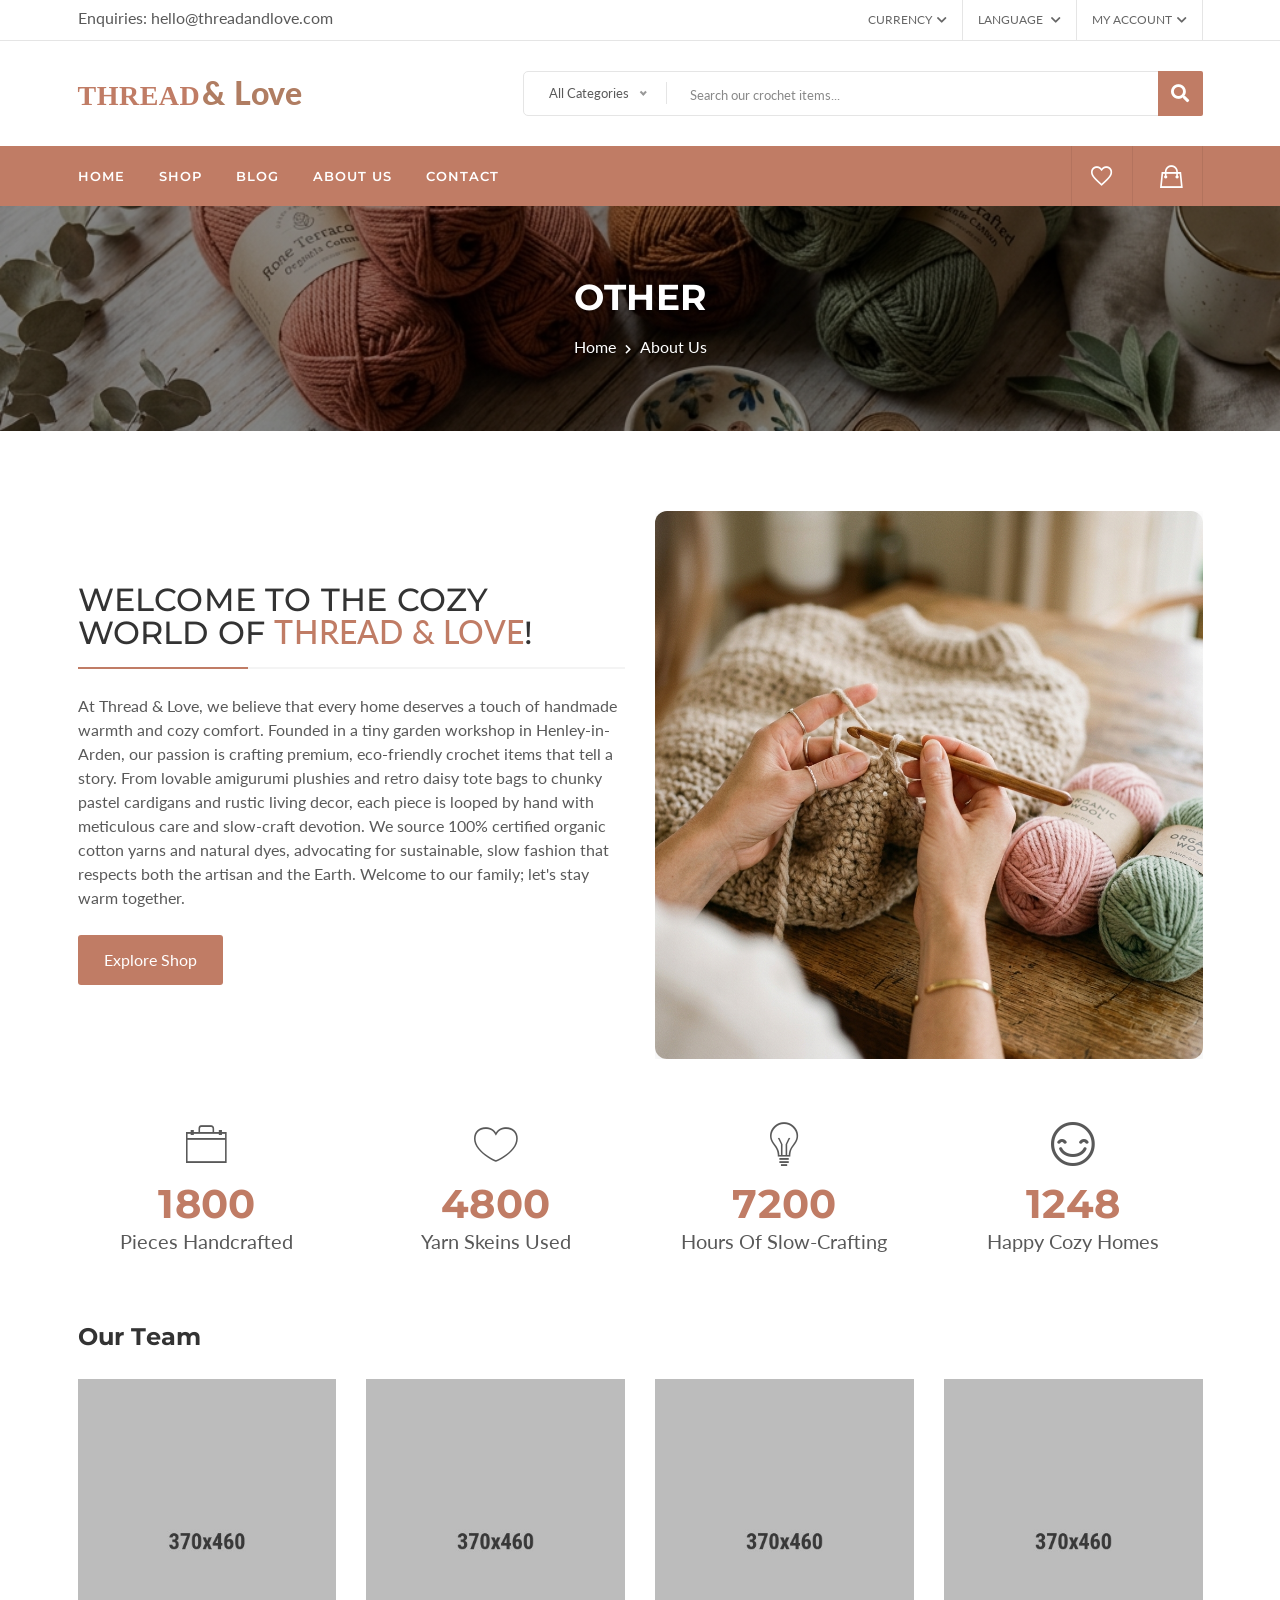
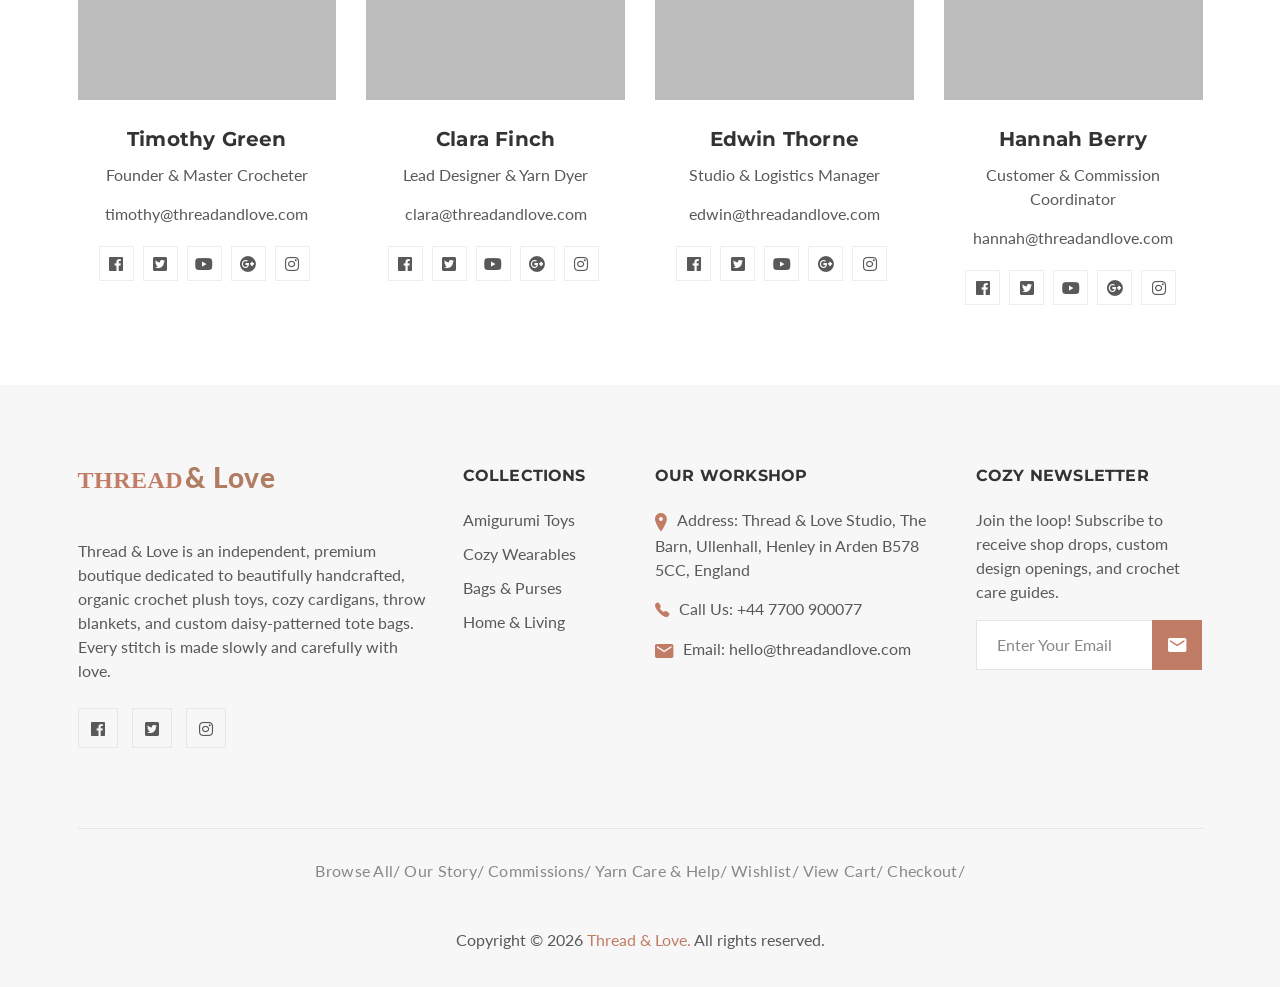
<file: about-us.html>
<!doctype html>
<html class="no-js" lang="en">

<head>
    <meta charset="utf-8">
    <meta http-equiv="x-ua-compatible" content="ie=edge">
    <title>About Us | Thread & Love | Cozy Handmade Crochet & Slow Fashion</title>
    <meta name="robots" content="index, follow" />
    <meta name="description" content="Learn the story of Thread & Love, a boutique handmade crochet shop crafted with organic cotton yarns and slow fashion principles. Meet our local artisan team.">
    <meta name="viewport" content="width=device-width, initial-scale=1, shrink-to-fit=no">
    <!-- Favicon -->
    <link rel="shortcut icon" type="image/x-icon" href="assets/images/favicon.ico">

    <!-- CSS
	============================================ -->

    <!-- Bootstrap CSS -->
    <link rel="stylesheet" href="assets/css/bootstrap.min.css">
    <!-- Fontawesome -->
    <link rel="stylesheet" href="assets/css/font-awesome.min.css">
    <!-- Fontawesome Star -->
    <link rel="stylesheet" href="assets/css/fontawesome-stars.css">
    <!-- Ion Icon -->
    <link rel="stylesheet" href="assets/css/ionicons.min.css">
    <!-- Slick CSS -->
    <link rel="stylesheet" href="assets/css/slick.min.css">
    <!-- Animation -->
    <link rel="stylesheet" href="assets/css/animate.min.css">
    <!-- jQuery Ui -->
    <link rel="stylesheet" href="assets/css/jquery-ui.min.css">
    <!-- Nice Select -->
    <link rel="stylesheet" href="assets/css/nice-select.min.css">
    <!-- Timecircles -->
    <link rel="stylesheet" href="assets/css/timecircles.min.css">

    <!-- Main Style CSS -->
        <!-- Google Fonts direct linking to bypass local CORS block -->
    <link rel="preconnect" href="https://fonts.googleapis.com">
    <link rel="preconnect" href="https://fonts.gstatic.com" crossorigin>
    <link href="https://fonts.googleapis.com/css2?family=Dancing+Script:wght@400;700&family=Lato:wght@300;400;700;900&family=Montserrat:wght@300;400;500;600;700;800;900&display=swap" rel="stylesheet">
    <link rel="stylesheet" href="assets/css/style.css">
    <!-- <link rel="stylesheet" href="assets/css/style.css"> -->

</head>

<body class="template-color-1">

    <div class="main-wrapper">

        <!-- Begin Hiraola's Header Main Area -->

        <header class="header-main_area">

            <div class="header-top_area">

                <div class="container">

                    <div class="row">

                        <div class="col-lg-5">

                            <div class="ht-left_area">

                                <div class="header-shipping_area">

                                    <ul>

                                        <li>

                                            <span>Enquiries:</span>

                                            <a href="callto://+123123321345">hello@threadandlove.com</a>

                                        </li>

                                    </ul>

                                </div>

                            </div>

                        </div>

                        <div class="col-lg-7">

                            <div class="ht-right_area">

                                <div class="ht-menu">

                                    <ul>

                                        <li><a href="javascript:void(0)">Currency<i class="fa fa-chevron-down"></i></a>

                                            <ul class="ht-dropdown ht-currency">

                                                <li><a href="javascript:void(0)">€ EUR</a></li>

                                                <li class="active"><a href="javascript:void(0)"> GBP</a></li>

                                                <li><a href="javascript:void(0)">$ USD</a></li>

                                            </ul>

                                        </li>

                                        <li><a href="javascript:void(0)">Language <i class="fa fa-chevron-down"></i></a>

                                            <ul class="ht-dropdown">

                                                <li class="active"><a href="javascript:void(0)"><img src="assets/images/menu/icon/1.jpg" alt="Language Icon">English</a></li>

                                            </ul>

                                        </li>

                                        <li><a href="my-account.html">My Account<i class="fa fa-chevron-down"></i></a>

                                            <ul class="ht-dropdown ht-my_account">

                                                <li><a href="login-register.html">Register</a></li>

                                                <li class="active"><a href="login-register.html">Login</a></li>

                                            </ul>

                                        </li>

                                    </ul>

                                </div>

                            </div>

                        </div>

                    </div>

                </div>

            </div>

            <div class="header-middle_area d-none d-lg-block">

                <div class="container">

                    <div class="row">

                        <div class="col-lg-3">

                            <div class="header-logo">

                                <a href="index.html" style="font-family: 'Playfair Display', serif; font-size: 28px; font-weight: 900; letter-spacing: 0.5px; color: #c07c65; text-transform: uppercase; text-decoration: none; display: inline-block; padding-top: 10px;">

                                    Thread<span style="color: #b07d62; font-family: 'Dancing Script', cursive; font-size: 32px; text-transform: none; margin-left: 2px;">&amp; Love</span>

                                </a>

                            </div>

                        </div>

                        <div class="col-lg-9">

                            <div class="hm-form_area">

                                <form action="#" class="hm-searchbox">

                                    <select class="nice-select select-search-category">

                                        <option value="0">All Categories</option>

                                        <option value="10">Amigurumi Toys</option>

                                        <option value="11">Cozy Wearables</option>

                                        <option value="12">Bags &amp; Purses</option>

                                        <option value="13">Home &amp; Living</option>

                                    </select>

                                    <input type="text" placeholder="Search our crochet items...">

                                    <button class="li-btn" type="submit"><i class="fa fa-search"></i></button>

                                </form>

                            </div>

                        </div>

                    </div>

                </div>

            </div>

            <div class="header-bottom_area header-sticky stick">

                <div class="container">

                    <div class="row">

                        <div class="col-md-4 col-sm-4 d-lg-none d-block">

                            <div class="header-logo">

                                <a href="index.html" style="font-family: 'Playfair Display', serif; font-size: 24px; font-weight: 900; letter-spacing: 0.5px; color: #c07c65; text-transform: uppercase; text-decoration: none; display: inline-block;">

                                    Thread<span style="color: #b07d62; font-family: 'Dancing Script', cursive; font-size: 28px; text-transform: none; margin-left: 2px;">&amp; Love</span>

                                </a>

                            </div>

                        </div>

                        <div class="col-lg-9 d-none d-lg-block position-static">

                            <div class="main-menu_area">

                                <nav>

                                    <ul>

                                        <li><a href="index.html">Home</a></li>

                                        <li class="megamenu-holder"><a href="shop-left-sidebar.html">Shop</a>

                                            <ul class="hm-megamenu">

                                                <li><span class="megamenu-title">Crochet Categories</span>

                                                    <ul>

                                                        <li><a href="shop-left-sidebar.html">All Products</a></li>

                                                        <li><a href="shop-left-sidebar.html">Amigurumi Toys</a></li>

                                                        <li><a href="shop-left-sidebar.html">Cozy Wearables</a></li>

                                                        <li><a href="shop-left-sidebar.html">Bags &amp; Purses</a></li>

                                                        <li><a href="shop-left-sidebar.html">Home &amp; Living</a></li>

                                                    </ul>

                                                </li>

                                                <li><span class="megamenu-title">Buying Guides</span>

                                                    <ul>

                                                        <li><a href="about-us.html">Our Story</a></li>

                                                        <li><a href="faq.html">Yarn Care &amp; FAQ</a></li>

                                                        <li><a href="wishlist.html">My Wishlist</a></li>

                                                        <li><a href="cart.html">View Cart</a></li>

                                                        <li><a href="checkout.html">Checkout</a></li>

                                                    </ul>

                                                </li>

                                                <li class="menu-item_img" style="background-image: url(assets/images/banner/1_1.png); background-size: cover; background-position: center; width: 220px; height: 150px;"></li>

                                            </ul>

                                        </li>

                                        <li><a href="blog-left-sidebar.html">Blog</a></li>

                                        <li><a href="about-us.html">About Us</a></li>

                                        <li><a href="contact.html">Contact</a></li>

                                    </ul>

                                </nav>

                            </div>

                        </div>

                        <div class="col-lg-3 col-md-8 col-sm-8">

                            <div class="header-right_area">

                                <ul>

                                    <li>

                                        <a href="wishlist.html" class="wishlist-btn">

                                            <i class="ion-android-favorite-outline"></i>

                                        </a>

                                    </li>

                                    <li>

                                        <a href="#mobileMenu" class="mobile-menu_btn toolbar-btn color--white d-lg-none d-block">

                                            <i class="ion-navicon"></i>

                                        </a>

                                    </li>

                                    <li>

                                        <a href="#miniCart" class="minicart-btn toolbar-btn">

                                            <i class="ion-bag"></i>

                                        </a>

                                    </li>

                                </ul>

                            </div>

                        </div>

                    </div>

                </div>

            </div>

            <div class="offcanvas-minicart_wrapper" id="miniCart">

                <div class="offcanvas-menu-inner">

                    <a href="#" class="btn-close"><i class="ion-android-close"></i></a>

                    <div class="minicart-content">

                        <div class="minicart-heading">

                            <h4>Shopping Cart</h4>

                        </div>

                        <ul class="minicart-list">

                            <li class="minicart-product">

                                <a class="product-item_remove" href="javascript:void(0)"><i class="ion-android-close"></i></a>

                                <div class="product-item_img">

                                    <img src="assets/images/banner/1_4.jpg" alt="Thread & Love Crochet Product">

                                </div>

                                <div class="product-item_content">

                                    <a class="product-item_title" href="shop-left-sidebar.html">Boho Style Fringe Crossbody Bag</a>

                                    <span class="product-item_quantity">1 x 15.99</span>

                                </div>

                            </li>

                            <li class="minicart-product">

                                <a class="product-item_remove" href="javascript:void(0)"><i class="ion-android-close"></i></a>

                                <div class="product-item_img">

                                    <img src="assets/images/banner/1_1.jpg" alt="Thread & Love Crochet Product">

                                </div>

                                <div class="product-item_content">

                                    <a class="product-item_title" href="shop-left-sidebar.html">Textured Crochet Throw Blanket</a>

                                    <span class="product-item_quantity">1 x 15.99</span>

                                </div>

                            </li>

                            <li class="minicart-product">

                                <a class="product-item_remove" href="javascript:void(0)"><i class="ion-android-close"></i></a>

                                <div class="product-item_img">

                                    <img src="assets/images/banner/1_2.jpg" alt="Thread & Love Crochet Product">

                                </div>

                                <div class="product-item_content">

                                    <a class="product-item_title" href="shop-left-sidebar.html">Barnaby the Chubby Crochet Bunny</a>

                                    <span class="product-item_quantity">1 x 15.99</span>

                                </div>

                            </li>

                        </ul>

                    </div>

                    <div class="minicart-item_total">

                        <span>Subtotal</span>

                        <span class="ammount">$360.00</span>

                    </div>

                    <div class="minicart-btn_area">

                        <a href="cart.html" class="hiraola-btn hiraola-btn_dark hiraola-btn_fullwidth">Minicart</a>

                    </div>

                    <div class="minicart-btn_area">

                        <a href="checkout.html" class="hiraola-btn hiraola-btn_dark hiraola-btn_fullwidth">Checkout</a>

                    </div>

                </div>

            </div>

            <div class="mobile-menu_wrapper" id="mobileMenu">

                <div class="offcanvas-menu-inner">

                    <div class="container">

                        <a href="#" class="btn-close"><i class="ion-android-close"></i></a>

                        <div class="offcanvas-inner_search">

                            <form action="#" class="hm-searchbox">

                                <input type="text" placeholder="Search for item...">

                                <button class="search_btn" type="submit"><i class="ion-ios-search-strong"></i></button>

                            </form>

                        </div>

                        <nav class="offcanvas-navigation">

                            <ul class="mobile-menu">

                                <li class="menu-item-has-children active"><a href="#"><span class="mm-text">Home</span></a>

                                    <ul class="sub-menu">

                                        <li>

                                            <a href="index.html">

                                                <span class="mm-text">Home One</span>

                                            </a>

                                        </li>

                                        <li>

                                            <a href="index-2.html">

                                                <span class="mm-text">Home Two</span>

                                            </a>

                                        </li>

                                        <li>

                                            <a href="index-3.html">

                                                <span class="mm-text">Home Three</span>

                                            </a>

                                        </li>

                                    </ul>

                                </li>

                                <li class="menu-item-has-children">

                                    <a href="#">

                                        <span class="mm-text">Shop</span>

                                    </a>

                                    <ul class="sub-menu">

                                        <li class="menu-item-has-children">

                                            <a href="#">

                                                <span class="mm-text">Grid View</span>

                                            </a>

                                            <ul class="sub-menu">

                                                <li>

                                                    <a href="shop-3-column.html">

                                                        <span class="mm-text">Column Three</span>

                                                    </a>

                                                </li>

                                                <li>

                                                    <a href="shop-4-column.html">

                                                        <span class="mm-text">Column Four</span>

                                                    </a>

                                                </li>

                                                <li>

                                                    <a href="shop-left-sidebar.html">

                                                        <span class="mm-text">Left Sidebar</span>

                                                    </a>

                                                </li>

                                                <li>

                                                    <a href="shop-right-sidebar.html">

                                                        <span class="mm-text">Right Sidebar</span>

                                                    </a>

                                                </li>

                                            </ul>

                                        </li>

                                        <li class="menu-item-has-children">

                                            <a href="#">

                                                <span class="mm-text">Shop List</span>

                                            </a>

                                            <ul class="sub-menu">

                                                <li>

                                                    <a href="shop-list-fullwidth.html">

                                                        <span class="mm-text">Full Width</span>

                                                    </a>

                                                </li>

                                                <li>

                                                    <a href="shop-list-left-sidebar.html">

                                                        <span class="mm-text">Left Sidebar</span>

                                                    </a>

                                                </li>

                                                <li>

                                                    <a href="shop-list-right-sidebar.html">

                                                        <span class="mm-text">Right Sidebar</span>

                                                    </a>

                                                </li>

                                            </ul>

                                        </li>

                                        <li class="menu-item-has-children">

                                            <a href="#">

                                                <span class="mm-text">Single Product Style</span>

                                            </a>

                                            <ul class="sub-menu">

                                                <li>

                                                    <a href="single-product-gallery-left.html">

                                                        <span class="mm-text">Gallery Left</span>

                                                    </a>

                                                </li>

                                                <li>

                                                    <a href="single-product-gallery-right.html">

                                                        <span class="mm-text">Gallery Right</span>

                                                    </a>

                                                </li>

                                                <li>

                                                    <a href="single-product-tab-style-left.html">

                                                        <span class="mm-text">Tab Style Left</span>

                                                    </a>

                                                </li>

                                                <li>

                                                    <a href="single-product-tab-style-right.html">

                                                        <span class="mm-text">Tab Style Right</span>

                                                    </a>

                                                </li>

                                                <li>

                                                    <a href="single-product-sticky-left.html">

                                                        <span class="mm-text">Sticky Left</span>

                                                    </a>

                                                </li>

                                                <li>

                                                    <a href="single-product-sticky-right.html">

                                                        <span class="mm-text">Sticky Right</span>

                                                    </a>

                                                </li>

                                            </ul>

                                        </li>

                                        <li class="menu-item-has-children">

                                            <a href="#">

                                                <span class="mm-text">Single Product Type</span>

                                            </a>

                                            <ul class="sub-menu">

                                                <li>

                                                    <a href="single-product.html">

                                                        <span class="mm-text">Single Product</span>

                                                    </a>

                                                </li>

                                                <li>

                                                    <a href="single-product-sale.html">

                                                        <span class="mm-text">Single Product Sale</span>

                                                    </a>

                                                </li>

                                                <li>

                                                    <a href="single-product-group.html">

                                                        <span class="mm-text">Single Product Group</span>

                                                    </a>

                                                </li>

                                                <li>

                                                    <a href="single-product-variable.html">

                                                        <span class="mm-text">Single Product Variable</span>

                                                    </a>

                                                </li>

                                                <li>

                                                    <a href="single-product-affiliate.html">

                                                        <span class="mm-text">Single Product Affiliate</span>

                                                    </a>

                                                </li>

                                                <li>

                                                    <a href="single-product-slider.html">

                                                        <span class="mm-text">Single Product Slider</span>

                                                    </a>

                                                </li>

                                            </ul>

                                        </li>

                                    </ul>

                                </li>

                                <li class="menu-item-has-children">

                                    <a href="#">

                                        <span class="mm-text">Blog</span>

                                    </a>

                                    <ul class="sub-menu">

                                        <li class="menu-item-has-children has-children">

                                            <a href="#">

                                                <span class="mm-text">Grid View</span>

                                            </a>

                                            <ul class="sub-menu">

                                                <li>

                                                    <a href="blog-2-column.html">

                                                        <span class="mm-text">Column Two</span>

                                                    </a>

                                                </li>

                                                <li>

                                                    <a href="blog-3-column.html">

                                                        <span class="mm-text">Column Three</span>

                                                    </a>

                                                </li>

                                                <li>

                                                    <a href="blog-left-sidebar.html">

                                                        <span class="mm-text">Left Sidebar</span>

                                                    </a>

                                                </li>

                                                <li>

                                                    <a href="blog-right-sidebar.html">

                                                        <span class="mm-text">Right Sidebar</span>

                                                    </a>

                                                </li>

                                            </ul>

                                        </li>

                                        <li class="menu-item-has-children has-children">

                                            <a href="#">

                                                <span class="mm-text">List View</span>

                                            </a>

                                            <ul class="sub-menu">

                                                <li>

                                                    <a href="blog-list-fullwidth.html">

                                                        <span class="mm-text">List Fullwidth</span>

                                                    </a>

                                                </li>

                                                <li>

                                                    <a href="blog-list-left-sidebar.html">

                                                        <span class="mm-text">List Left Sidebar</span>

                                                    </a>

                                                </li>

                                                <li>

                                                    <a href="blog-list-right-sidebar.html">

                                                        <span class="mm-text">List Right Sidebar</span>

                                                    </a>

                                                </li>

                                            </ul>

                                        </li>

                                        <li class="menu-item-has-children has-children">

                                            <a href="#">

                                                <span class="mm-text">Blog Details</span>

                                            </a>

                                            <ul class="sub-menu">

                                                <li>

                                                    <a href="blog-details-left-sidebar.html">

                                                        <span class="mm-text">Left Sidebar</span>

                                                    </a>

                                                </li>

                                                <li>

                                                    <a href="blog-details-right-sidebar.html">

                                                        <span class="mm-text">Right Sidebar</span>

                                                    </a>

                                                </li>

                                            </ul>

                                        </li>

                                        <li class="menu-item-has-children has-children">

                                            <a href="#">

                                                <span class="mm-text">Blog Format</span>

                                            </a>

                                            <ul class="sub-menu">

                                                <li>

                                                    <a href="blog-gallery-format.html">

                                                        <span class="mm-text">Gallery Format</span>

                                                    </a>

                                                </li>

                                                <li>

                                                    <a href="blog-audio-format.html">

                                                        <span class="mm-text">Audio Format</span>

                                                    </a>

                                                </li>

                                                <li>

                                                    <a href="blog-video-format.html">

                                                        <span class="mm-text">Video Format</span>

                                                    </a>

                                                </li>

                                            </ul>

                                        </li>

                                    </ul>

                                </li>

                                <li class="menu-item-has-children">

                                    <a href="#">

                                        <span class="mm-text">Pages</span>

                                    </a>

                                    <ul class="sub-menu">

                                        <li>

                                            <a href="my-account.html">

                                                <span class="mm-text">My Account</span>

                                            </a>

                                        </li>

                                        <li>

                                            <a href="login-register.html">

                                                <span class="mm-text">Login | Register</span>

                                            </a>

                                        </li>

                                        <li>

                                            <a href="wishlist.html">

                                                <span class="mm-text">Wishlist</span>

                                            </a>

                                        </li>

                                        <li>

                                            <a href="cart.html">

                                                <span class="mm-text">Cart</span>

                                            </a>

                                        </li>

                                        <li>

                                            <a href="checkout.html">

                                                <span class="mm-text">Checkout</span>

                                            </a>

                                        </li>

                                        <li>

                                            <a href="compare.html">

                                                <span class="mm-text">Compare</span>

                                            </a>

                                        </li>

                                        <li>

                                            <a href="faq.html">

                                                <span class="mm-text">FAQ</span>

                                            </a>

                                        </li>

                                        <li>

                                            <a href="404.html">

                                                <span class="mm-text">Error 404</span>

                                            </a>

                                        </li>

                                        <li>

                                            <a href="coming-soon_page.html">

                                                <span class="mm-text">Comming Soon</span>

                                            </a>

                                        </li>

                                    </ul>

                                </li>

                            </ul>

                        </nav>

                        <nav class="offcanvas-navigation user-setting_area">

                            <ul class="mobile-menu">

                                <li class="menu-item-has-children active">

                                    <a href="#">

                                        <span class="mm-text">User

                                        Setting

                                    </span>

                                    </a>

                                    <ul class="sub-menu">

                                        <li>

                                            <a href="my-account.html">

                                                <span class="mm-text">My Account</span>

                                            </a>

                                        </li>

                                        <li>

                                            <a href="login-register.html">

                                                <span class="mm-text">Login | Register</span>

                                            </a>

                                        </li>

                                    </ul>

                                </li>

                                <li class="menu-item-has-children"><a href="#"><span class="mm-text">Currency</span></a>

                                    <ul class="sub-menu">

                                        <li>

                                            <a href="javascript:void(0)">

                                                <span class="mm-text">EUR €</span>

                                            </a>

                                        </li>

                                        <li>

                                            <a href="javascript:void(0)">

                                                <span class="mm-text">USD $</span>

                                            </a>

                                        </li>

                                    </ul>

                                </li>

                                <li class="menu-item-has-children"><a href="#"><span class="mm-text">Language</span></a>

                                    <ul class="sub-menu">

                                        <li>

                                            <a href="javascript:void(0)">

                                                <span class="mm-text">English</span>

                                            </a>

                                        </li>

                                        <li>

                                            <a href="javascript:void(0)">

                                                <span class="mm-text">Français</span>

                                            </a>

                                        </li>

                                        <li>

                                            <a href="javascript:void(0)">

                                                <span class="mm-text">Romanian</span>

                                            </a>

                                        </li>

                                        <li>

                                            <a href="javascript:void(0)">

                                                <span class="mm-text">Japanese</span>

                                            </a>

                                        </li>

                                    </ul>

                                </li>

                            </ul>

                        </nav>

                    </div>

                </div>

            </div>

        </header>

        <!-- Hiraola's Header Main Area End Here -->

        <!-- Begin Hiraola's Breadcrumb Area -->
        <div class="breadcrumb-area">
            <div class="container">
                <div class="breadcrumb-content">
                    <h2>Other</h2>
                    <ul>
                        <li><a href="index.html">Home</a></li>
                        <li class="active">About Us</li>
                    </ul>
                </div>
            </div>
        </div>
        <!-- Hiraola's Breadcrumb Area End Here -->
        <!-- Begin Hiraola's About Us Area -->
        <div class="about-us-area">
            <div class="container">
                <div class="row">
                    <div class="col-lg-6 col-md-7 d-flex align-items-center">
                        <div class="overview-content">
                            <h2>Welcome to the Cozy World of <span>Thread & Love</span>!</h2>
                            <p class="short_desc">At Thread & Love, we believe that every home deserves a touch of handmade warmth and cozy comfort. Founded in a tiny garden workshop in Henley-in-Arden, our passion is crafting premium, eco-friendly crochet items that tell a story. From lovable amigurumi plushies and retro daisy tote bags to chunky pastel cardigans and rustic living decor, each piece is looped by hand with meticulous care and slow-craft devotion. We source 100% certified organic cotton yarns and natural dyes, advocating for sustainable, slow fashion that respects both the artisan and the Earth. Welcome to our family; let's stay warm together.</p>
                            <div class="hiraola-about-us_btn-area">
                                <a class="about-us_btn" href="shop-left-sidebar.html">Explore Shop</a>
                            </div>
                        </div>
                    </div>
                    <div class="col-lg-6 col-md-5">
                        <div class="overview-img text-center img-hover_effect">
                            <a href="shop-left-sidebar.html">
                                <img class="img-full" src="assets/images/slider/2.jpg" alt="Thread & Love Artisanal Crafting in Action" style="border-radius: 12px; box-shadow: 0 10px 30px rgba(0,0,0,0.08);">
                            </a>
                        </div>
                    </div>
                </div>
            </div>
        </div>
        <!-- Hiraola's About Us Area End Here -->

        <!-- Begin Hiraola's Project Countdown Area -->
        <div class="project-count-area">
            <div class="container">
                <div class="row">
                    <div class="col-lg-3 col-md-6 col-sm-6">
                        <div class="single-count text-center">
                            <div class="count-icon">
                                <span class="ion-ios-briefcase-outline"></span>
                            </div>
                            <div class="count-title">
                                <h2 class="count">4500</h2>
                                <span>Pieces Handcrafted</span>
                            </div>
                        </div>
                    </div>
                    <div class="col-lg-3 col-md-6 col-sm-6">
                        <div class="single-count text-center">
                            <div class="count-icon">
                                <span class="ion-ios-heart-outline"></span>
                            </div>
                            <div class="count-title">
                                <h2 class="count">12000</h2>
                                <span>Yarn Skeins Used</span>
                            </div>
                        </div>
                    </div>
                    <div class="col-lg-3 col-md-6 col-sm-6">
                        <div class="single-count text-center">
                            <div class="count-icon">
                                <span class="ion-ios-lightbulb-outline"></span>
                            </div>
                            <div class="count-title">
                                <h2 class="count">18000</h2>
                                <span>Hours of Slow-Crafting</span>
                            </div>
                        </div>
                    </div>
                    <div class="col-lg-3 col-md-6 col-sm-6">
                        <div class="single-count text-center">
                            <div class="count-icon">
                                <span class="ion-happy-outline"></span>
                            </div>
                            <div class="count-title">
                                <h2 class="count">3200</h2>
                                <span>Happy Cozy Homes</span>
                            </div>
                        </div>
                    </div>
                </div>
            </div>
        </div>
        <!-- Hiraola's Project Countdown Area End Here -->

        <!-- Begin Hiraola's Team Area -->
        <div class="team-area">
            <div class="container">
                <div class="row">
                    <div class="col-12">
                        <div class="section_title-2">
                            <h4>Our Team</h4>
                        </div>
                    </div>
                </div> <!-- section title end -->
                <div class="row">
                    <div class="col-lg-3 col-md-6 col-sm-6">
                        <div class="team-member">
                            <div class="team-thumb img-hover_effect">
                                <a href="#">
                                    <img src="assets/images/about-us/team/1.jpg" alt="Our Team Member">
                                </a>
                            </div>
                            <div class="team-content text-center">
                                <h3>Timothy Green</h3>
                                <p>Founder &amp; Master Crocheter</p>
                                <a href="mailto:timothy@threadandlove.com">timothy@threadandlove.com</a>
                                <div class="hiraola-social_link">
                                    <ul>
                                        <li class="facebook">
                                            <a href="https://www.facebook.com" data-bs-toggle="tooltip" target="_blank" title="Facebook">
                                                <i class="fab fa-facebook"></i>
                                            </a>
                                        </li>
                                        <li class="twitter">
                                            <a href="https://twitter.com" data-bs-toggle="tooltip" target="_blank" title="Twitter">
                                                <i class="fab fa-twitter-square"></i>
                                            </a>
                                        </li>
                                        <li class="youtube">
                                            <a href="https://www.youtube.com" data-bs-toggle="tooltip" target="_blank" title="Youtube">
                                                <i class="fab fa-youtube"></i>
                                            </a>
                                        </li>
                                        <li class="google-plus">
                                            <a href="https://www.plus.google.com/discover" data-bs-toggle="tooltip" target="_blank" title="Google Plus">
                                                <i class="fab fa-google-plus"></i>
                                            </a>
                                        </li>
                                        <li class="instagram">
                                            <a href="https://rss.com" data-bs-toggle="tooltip" target="_blank" title="Instagram">
                                                <i class="fab fa-instagram"></i>
                                            </a>
                                        </li>
                                    </ul>
                                </div>
                            </div>
                        </div>
                    </div> <!-- end single team member -->
                    <div class="col-lg-3 col-md-6 col-sm-6">
                        <div class="team-member">
                            <div class="team-thumb img-hover_effect">
                                <a href="#">
                                    <img src="assets/images/about-us/team/2.jpg" alt="Our Team Member">
                                </a>
                            </div>
                            <div class="team-content text-center">
                                <h3>Clara Finch</h3>
                                <p>Lead Designer &amp; Yarn Dyer</p>
                                <a href="mailto:clara@threadandlove.com">clara@threadandlove.com</a>
                                <div class="hiraola-social_link">
                                    <ul>
                                        <li class="facebook">
                                            <a href="https://www.facebook.com" data-bs-toggle="tooltip" target="_blank" title="Facebook">
                                                <i class="fab fa-facebook"></i>
                                            </a>
                                        </li>
                                        <li class="twitter">
                                            <a href="https://twitter.com" data-bs-toggle="tooltip" target="_blank" title="Twitter">
                                                <i class="fab fa-twitter-square"></i>
                                            </a>
                                        </li>
                                        <li class="youtube">
                                            <a href="https://www.youtube.com" data-bs-toggle="tooltip" target="_blank" title="Youtube">
                                                <i class="fab fa-youtube"></i>
                                            </a>
                                        </li>
                                        <li class="google-plus">
                                            <a href="https://www.plus.google.com/discover" data-bs-toggle="tooltip" target="_blank" title="Google Plus">
                                                <i class="fab fa-google-plus"></i>
                                            </a>
                                        </li>
                                        <li class="instagram">
                                            <a href="https://rss.com" data-bs-toggle="tooltip" target="_blank" title="Instagram">
                                                <i class="fab fa-instagram"></i>
                                            </a>
                                        </li>
                                    </ul>
                                </div>
                            </div>
                        </div>
                    </div> <!-- end single team member -->
                    <div class="col-lg-3 col-md-6 col-sm-6">
                        <div class="team-member">
                            <div class="team-thumb img-hover_effect">
                                <a href="#">
                                    <img src="assets/images/about-us/team/3.jpg" alt="Our Team Member">
                                </a>
                            </div>
                            <div class="team-content text-center">
                                <h3>Edwin Thorne</h3>
                                <p>Studio &amp; Logistics Manager</p>
                                <a href="mailto:edwin@threadandlove.com">edwin@threadandlove.com</a>
                                <div class="hiraola-social_link">
                                    <ul>
                                        <li class="facebook">
                                            <a href="https://www.facebook.com" data-bs-toggle="tooltip" target="_blank" title="Facebook">
                                                <i class="fab fa-facebook"></i>
                                            </a>
                                        </li>
                                        <li class="twitter">
                                            <a href="https://twitter.com" data-bs-toggle="tooltip" target="_blank" title="Twitter">
                                                <i class="fab fa-twitter-square"></i>
                                            </a>
                                        </li>
                                        <li class="youtube">
                                            <a href="https://www.youtube.com" data-bs-toggle="tooltip" target="_blank" title="Youtube">
                                                <i class="fab fa-youtube"></i>
                                            </a>
                                        </li>
                                        <li class="google-plus">
                                            <a href="https://www.plus.google.com/discover" data-bs-toggle="tooltip" target="_blank" title="Google Plus">
                                                <i class="fab fa-google-plus"></i>
                                            </a>
                                        </li>
                                        <li class="instagram">
                                            <a href="https://rss.com" data-bs-toggle="tooltip" target="_blank" title="Instagram">
                                                <i class="fab fa-instagram"></i>
                                            </a>
                                        </li>
                                    </ul>
                                </div>
                            </div>
                        </div>
                    </div> <!-- end single team member -->
                    <div class="col-lg-3 col-md-6 col-sm-6">
                        <div class="team-member">
                            <div class="team-thumb img-hover_effect">
                                <a href="#">
                                    <img src="assets/images/about-us/team/4.jpg" alt="Our Team Member">
                                </a>
                            </div>
                            <div class="team-content text-center">
                                <h3>Hannah Berry</h3>
                                <p>Customer &amp; Commission Coordinator</p>
                                <a href="mailto:hannah@threadandlove.com">hannah@threadandlove.com</a>
                                <div class="hiraola-social_link">
                                    <ul>
                                        <li class="facebook">
                                            <a href="https://www.facebook.com" data-bs-toggle="tooltip" target="_blank" title="Facebook">
                                                <i class="fab fa-facebook"></i>
                                            </a>
                                        </li>
                                        <li class="twitter">
                                            <a href="https://twitter.com" data-bs-toggle="tooltip" target="_blank" title="Twitter">
                                                <i class="fab fa-twitter-square"></i>
                                            </a>
                                        </li>
                                        <li class="youtube">
                                            <a href="https://www.youtube.com" data-bs-toggle="tooltip" target="_blank" title="Youtube">
                                                <i class="fab fa-youtube"></i>
                                            </a>
                                        </li>
                                        <li class="google-plus">
                                            <a href="https://www.plus.google.com/discover" data-bs-toggle="tooltip" target="_blank" title="Google Plus">
                                                <i class="fab fa-google-plus"></i>
                                            </a>
                                        </li>
                                        <li class="instagram">
                                            <a href="https://rss.com" data-bs-toggle="tooltip" target="_blank" title="Instagram">
                                                <i class="fab fa-instagram"></i>
                                            </a>
                                        </li>
                                    </ul>
                                </div>
                            </div>
                        </div>
                    </div> <!-- end single team member -->
                </div>
            </div>
        </div>
        <!-- Hiraola's Team Area End Here -->
        <!-- Begin Hiraola's Footer Area -->

        <div class="hiraola-footer_area">

            <div class="footer-top_area">

                <div class="container">

                    <div class="row">

                        <div class="col-lg-4">

                            <div class="footer-widgets_info">



                                <div class="footer-widgets_logo" style="margin-bottom: 20px;">

                                    <a href="index.html" style="font-family: 'Playfair Display', serif; font-size: 24px; font-weight: 900; letter-spacing: 0.5px; color: #c07c65; text-transform: uppercase; text-decoration: none; display: inline-block;">

                                        Thread<span style="color: #b07d62; font-family: 'Dancing Script', cursive; font-size: 28px; text-transform: none; margin-left: 2px;">&amp; Love</span>

                                    </a>

                                </div>



                                <div class="widget-short_desc">

                                    <p>Thread & Love is an independent, premium boutique dedicated to beautifully handcrafted, organic crochet plush toys, cozy cardigans, throw blankets, and custom daisy-patterned tote bags. Every stitch is made slowly and carefully with love.

                                    </p>

                                </div>

                                <div class="hiraola-social_link">

                                    <ul>

                                        <li class="facebook">

                                            <a href="https://www.facebook.com" data-bs-toggle="tooltip" target="_blank" title="Facebook">

                                                <i class="fab fa-facebook"></i>

                                            </a>

                                        </li>

                                        <li class="twitter">

                                            <a href="https://twitter.com" data-bs-toggle="tooltip" target="_blank" title="Twitter">

                                                <i class="fab fa-twitter-square"></i>

                                            </a>

                                        </li>

                                        <li class="instagram">

                                            <a href="https://instagram.com" data-bs-toggle="tooltip" target="_blank" title="Instagram">

                                                <i class="fab fa-instagram"></i>

                                            </a>

                                        </li>

                                    </ul>

                                </div>

                            </div>

                        </div>

                        <div class="col-lg-8">

                            <div class="footer-widgets_area">

                                <div class="row">

                                    <div class="col-lg-3">

                                        <div class="footer-widgets_title">

                                            <h6>Collections</h6>

                                        </div>

                                        <div class="footer-widgets">

                                            <ul>

                                                <li><a href="shop-left-sidebar.html">Amigurumi Toys</a></li>

                                                <li><a href="shop-left-sidebar.html">Cozy Wearables</a></li>

                                                <li><a href="shop-left-sidebar.html">Bags &amp; Purses</a></li>

                                                <li><a href="shop-left-sidebar.html">Home &amp; Living</a></li>

                                            </ul>

                                        </div>

                                    </div>

                                    <div class="col-lg-5">

                                        <div class="footer-widgets_info">

                                            <div class="footer-widgets_title">

                                                <h6>Our Workshop</h6>

                                            </div>

                                            <div class="widgets-essential_stuff">

                                                <ul>

                                                    <li class="hiraola-address"><i

                                                    class="ion-ios-location"></i><span>Address:</span> Thread & Love Studio, The Barn,

                                                        Ullenhall, Henley

                                                        in

                                                        Arden B578 5CC, England</li>

                                                    <li class="hiraola-phone"><i class="ion-ios-telephone"></i><span>Call

                                                    Us:</span> <a href="tel://+447700900077">+44 7700 900077</a>

                                                    </li>

                                                    <li class="hiraola-email"><i

                                                    class="ion-android-mail"></i><span>Email:</span> <a href="mailto://hello@threadandlove.com">hello@threadandlove.com</a></li>

                                                </ul>

                                            </div>

                                        </div>

                                    </div>

                                    <div class="col-lg-4">

                                        <div class="instagram-container footer-widgets_area">

                                            <div class="footer-widgets_title">

                                                <h6>Cozy Newsletter</h6>

                                            </div>

                                            <div class="widget-short_desc">

                                                <p>Join the loop! Subscribe to receive shop drops, custom design openings, and crochet care guides.</p>

                                            </div>

                                            <div class="newsletter-form_wrap">

                                                <form class="subscribe-form" id="mc-form" action="#">

                                                    <input class="newsletter-input" id="mc-email" type="email" autocomplete="off" name="Enter Your Email" value="Enter Your Email" onblur="if(this.value==''){this.value='Enter Your Email'}" onfocus="if(this.value=='Enter Your Email'){this.value=''}">

                                                    <button class="newsletter-btn" id="mc-submit">

                                                        <i class="ion-android-mail"></i>

                                                    </button>

                                                </form>

                                                <!-- Mailchimp Alerts -->

                                                <div class="mailchimp-alerts mt-3">

                                                    <div class="mailchimp-submitting"></div>

                                                    <div class="mailchimp-success"></div>

                                                    <div class="mailchimp-error"></div>

                                                </div>

                                            </div>

                                        </div>

                                    </div>

                                </div>

                            </div>

                        </div>

                    </div>

                </div>

            </div>

            <div class="footer-bottom_area">

                <div class="container">

                    <div class="footer-bottom_nav">

                        <div class="row">

                            <div class="col-lg-12">

                                <div class="footer-links">

                                    <ul>

                                        <li><a href="shop-left-sidebar.html">Browse All</a></li>

                                        <li><a href="about-us.html">Our Story</a></li>

                                        <li><a href="contact.html">Commissions</a></li>

                                        <li><a href="faq.html">Yarn Care &amp; Help</a></li>

                                        <li><a href="wishlist.html">Wishlist</a></li>

                                        <li><a href="cart.html">View Cart</a></li>

                                        <li><a href="checkout.html">Checkout</a></li>

                                    </ul>

                                </div>

                            </div>

                            <div class="col-lg-12">

                                <div class="copyright">

                                    <span>Copyright &copy; 2026 <a href="index.html">Thread & Love.</a> All rights reserved.</span>

                                </div>

                            </div>

                        </div>

                    </div>

                </div>

            </div>

        </div>

        <!-- Hiraola's Footer Area End Here -->

    </div>

    <!-- JS
============================================ -->

    <!-- jQuery JS -->
    <script src="assets/js/vendor/jquery-3.6.0.min.js"></script>
    <script src="assets/js/vendor/jquery-migrate-3.3.2.min.js"></script>
    <!-- Modernizer JS -->
    <script src="assets/js/vendor/modernizr-3.11.2.min.js"></script>
    <!-- Bootstrap JS -->
    <script src="assets/js/vendor/bootstrap.bundle.min.js"></script>

    <!-- Slick Slider JS -->
    <script src="assets/js/plugins/slick.min.js"></script>
    <!-- Countdown JS -->
    <script src="assets/js/plugins/countdown.min.js"></script>
    <!-- Barrating JS -->
    <script src="assets/js/plugins/jquery.barrating.min.js"></script>
    <!-- Counterup JS -->
    <script src="assets/js/plugins/jquery.counterup.min.js"></script>
    <!-- Waypoints -->
    <script src="assets/js/plugins/waypoints.min.js"></script>
    <!-- Nice Select JS -->
    <script src="assets/js/plugins/jquery.nice-select.min.js"></script>
    <!-- Sticky Sidebar JS -->
    <script src="assets/js/plugins/jquery.sticky-sidebar.js"></script>
    <!-- Jquery-ui JS -->
    <script src="assets/js/plugins/jquery-ui.min.js"></script>
    <!-- Scroll Top JS -->
    <script src="assets/js/plugins/scroll-top.min.js"></script>
    <!-- Theia Sticky Sidebar JS -->
    <script src="assets/js/plugins/theia-sticky-sidebar.min.js"></script>
    <!-- ElevateZoom JS -->
    <script src="assets/js/plugins/jquery.elevateZoom-3.0.8.min.js"></script>
    <!-- Timecircles JS -->
    <script src="assets/js/plugins/timecircles.min.js"></script>
    <!-- Mailchimp Ajax JS -->
    <script src="assets/js/plugins/mailchimp-ajax.js"></script>

    <!-- Main JS -->
    <script src="assets/js/main.js"></script>
    <!-- <script src="assets/js/main.min.js"></script> -->

</body>

</html>
</file>
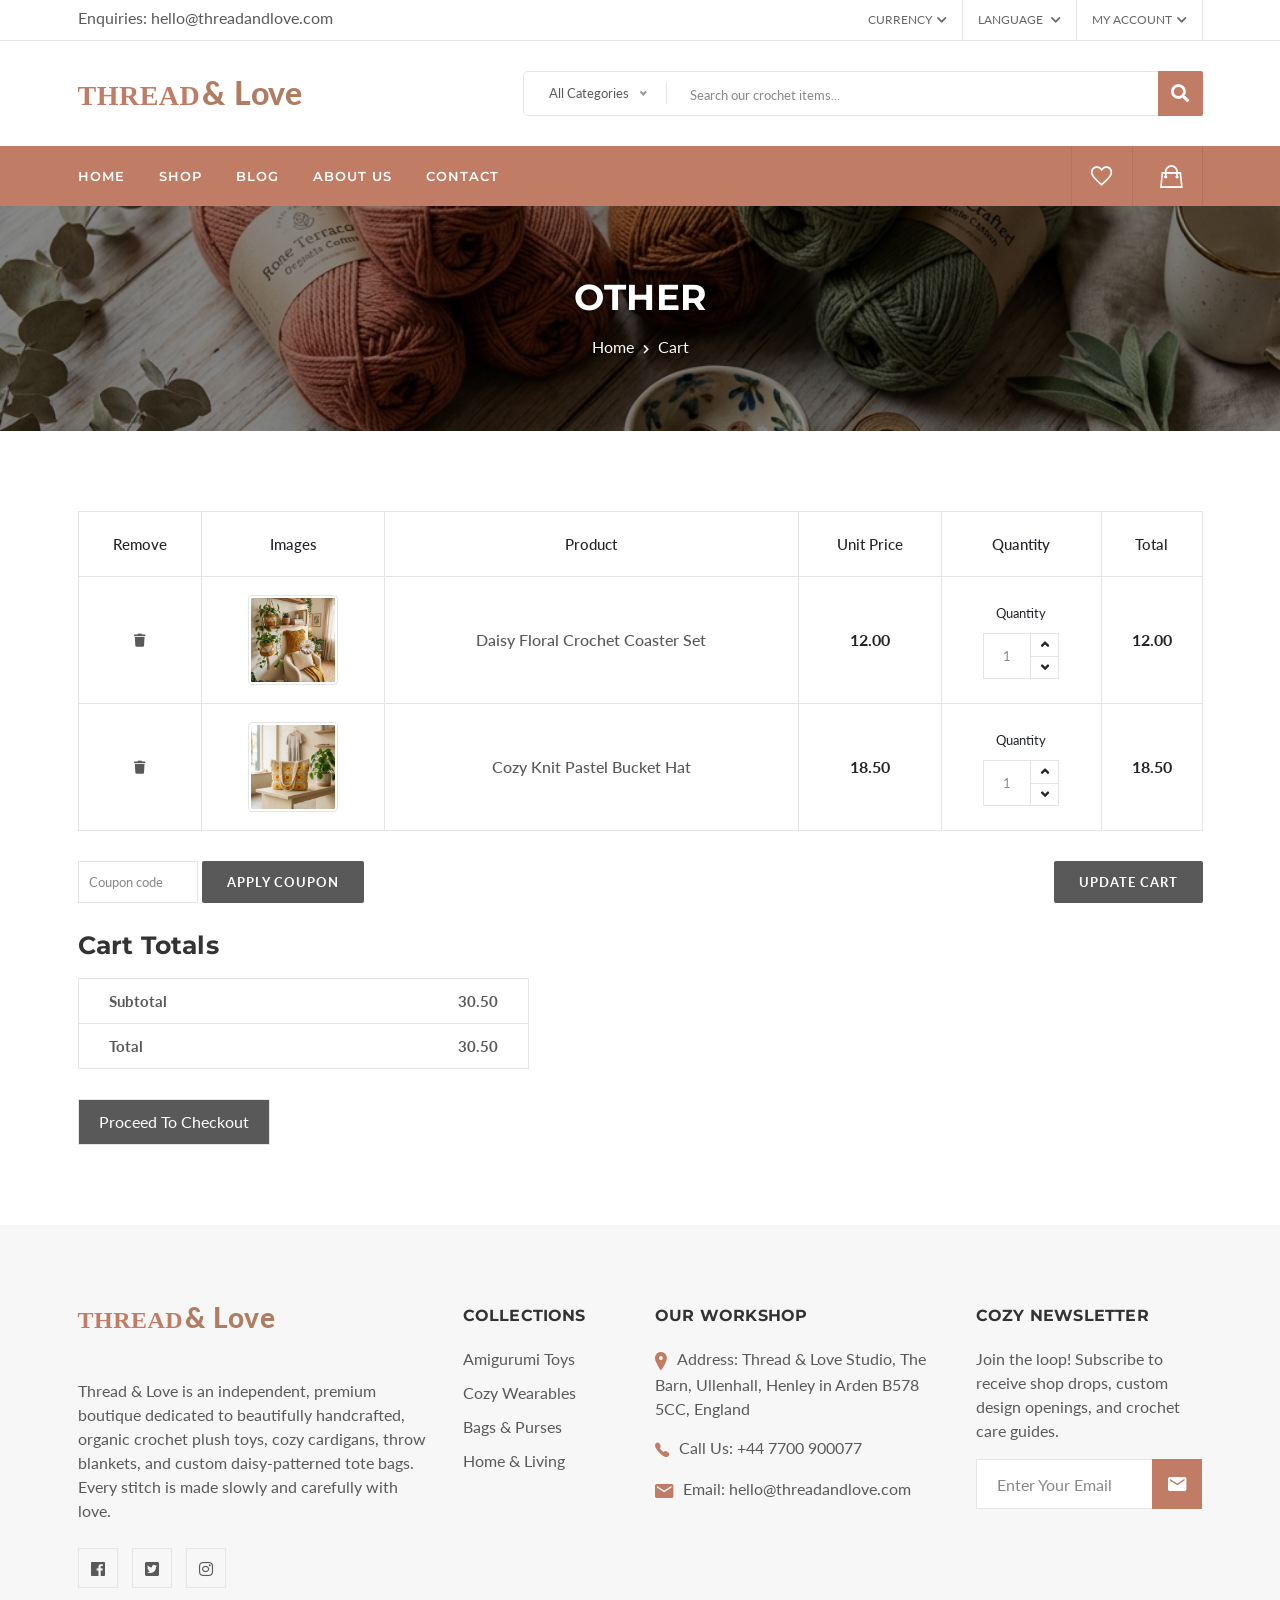
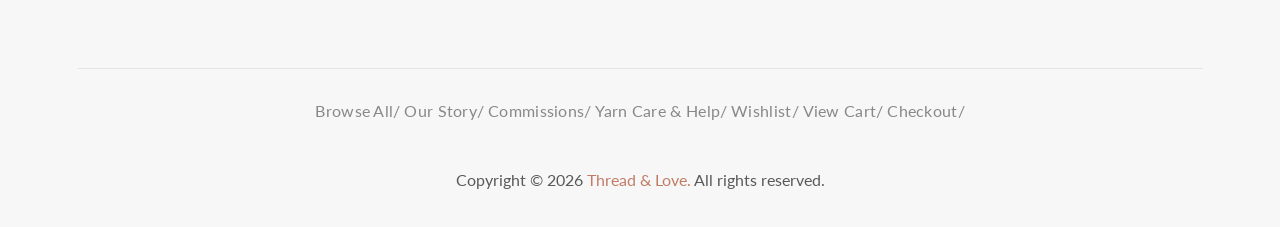
<file: cart.html>
<!doctype html>
<html class="no-js" lang="en">

<head>
    <meta charset="utf-8">
    <meta http-equiv="x-ua-compatible" content="ie=edge">
    <title>Your Cozy Cart | Thread & Love | Handmade Crochet Boutique</title>
    <meta name="robots" content="noindex, follow" />
    <meta name="description" content="Manage the cozy hand-crocheted cards and cardigans in your Thread & Love basket.">
    <meta name="viewport" content="width=device-width, initial-scale=1, shrink-to-fit=no">
    <!-- Favicon -->
    <link rel="shortcut icon" type="image/x-icon" href="assets/images/favicon.ico">

    <!-- CSS
	============================================ -->

    <!-- Bootstrap CSS -->
    <link rel="stylesheet" href="assets/css/bootstrap.min.css">
    <!-- Fontawesome -->
    <link rel="stylesheet" href="assets/css/font-awesome.min.css">
    <!-- Fontawesome Star -->
    <link rel="stylesheet" href="assets/css/fontawesome-stars.css">
    <!-- Ion Icon -->
    <link rel="stylesheet" href="assets/css/ionicons.min.css">
    <!-- Slick CSS -->
    <link rel="stylesheet" href="assets/css/slick.min.css">
    <!-- Animation -->
    <link rel="stylesheet" href="assets/css/animate.min.css">
    <!-- jQuery Ui -->
    <link rel="stylesheet" href="assets/css/jquery-ui.min.css">
    <!-- Nice Select -->
    <link rel="stylesheet" href="assets/css/nice-select.min.css">
    <!-- Timecircles -->
    <link rel="stylesheet" href="assets/css/timecircles.min.css">

    <!-- Main Style CSS -->
        <!-- Google Fonts direct linking to bypass local CORS block -->
    <link rel="preconnect" href="https://fonts.googleapis.com">
    <link rel="preconnect" href="https://fonts.gstatic.com" crossorigin>
    <link href="https://fonts.googleapis.com/css2?family=Dancing+Script:wght@400;700&family=Lato:wght@300;400;700;900&family=Montserrat:wght@300;400;500;600;700;800;900&display=swap" rel="stylesheet">
    <link rel="stylesheet" href="assets/css/style.css">
    <!-- <link rel="stylesheet" href="assets/css/style.css"> -->

</head>

<body class="template-color-1">

    <div class="main-wrapper">

        <!-- Begin Hiraola's Header Main Area -->

        <header class="header-main_area">

            <div class="header-top_area">

                <div class="container">

                    <div class="row">

                        <div class="col-lg-5">

                            <div class="ht-left_area">

                                <div class="header-shipping_area">

                                    <ul>

                                        <li>

                                            <span>Enquiries:</span>

                                            <a href="callto://+123123321345">hello@threadandlove.com</a>

                                        </li>

                                    </ul>

                                </div>

                            </div>

                        </div>

                        <div class="col-lg-7">

                            <div class="ht-right_area">

                                <div class="ht-menu">

                                    <ul>

                                        <li><a href="javascript:void(0)">Currency<i class="fa fa-chevron-down"></i></a>

                                            <ul class="ht-dropdown ht-currency">

                                                <li><a href="javascript:void(0)">€ EUR</a></li>

                                                <li class="active"><a href="javascript:void(0)"> GBP</a></li>

                                                <li><a href="javascript:void(0)">$ USD</a></li>

                                            </ul>

                                        </li>

                                        <li><a href="javascript:void(0)">Language <i class="fa fa-chevron-down"></i></a>

                                            <ul class="ht-dropdown">

                                                <li class="active"><a href="javascript:void(0)"><img src="assets/images/menu/icon/1.jpg" alt="Language Icon">English</a></li>

                                            </ul>

                                        </li>

                                        <li><a href="my-account.html">My Account<i class="fa fa-chevron-down"></i></a>

                                            <ul class="ht-dropdown ht-my_account">

                                                <li><a href="login-register.html">Register</a></li>

                                                <li class="active"><a href="login-register.html">Login</a></li>

                                            </ul>

                                        </li>

                                    </ul>

                                </div>

                            </div>

                        </div>

                    </div>

                </div>

            </div>

            <div class="header-middle_area d-none d-lg-block">

                <div class="container">

                    <div class="row">

                        <div class="col-lg-3">

                            <div class="header-logo">

                                <a href="index.html" style="font-family: 'Playfair Display', serif; font-size: 28px; font-weight: 900; letter-spacing: 0.5px; color: #c07c65; text-transform: uppercase; text-decoration: none; display: inline-block; padding-top: 10px;">

                                    Thread<span style="color: #b07d62; font-family: 'Dancing Script', cursive; font-size: 32px; text-transform: none; margin-left: 2px;">&amp; Love</span>

                                </a>

                            </div>

                        </div>

                        <div class="col-lg-9">

                            <div class="hm-form_area">

                                <form action="#" class="hm-searchbox">

                                    <select class="nice-select select-search-category">

                                        <option value="0">All Categories</option>

                                        <option value="10">Amigurumi Toys</option>

                                        <option value="11">Cozy Wearables</option>

                                        <option value="12">Bags &amp; Purses</option>

                                        <option value="13">Home &amp; Living</option>

                                    </select>

                                    <input type="text" placeholder="Search our crochet items...">

                                    <button class="li-btn" type="submit"><i class="fa fa-search"></i></button>

                                </form>

                            </div>

                        </div>

                    </div>

                </div>

            </div>

            <div class="header-bottom_area header-sticky stick">

                <div class="container">

                    <div class="row">

                        <div class="col-md-4 col-sm-4 d-lg-none d-block">

                            <div class="header-logo">

                                <a href="index.html" style="font-family: 'Playfair Display', serif; font-size: 24px; font-weight: 900; letter-spacing: 0.5px; color: #c07c65; text-transform: uppercase; text-decoration: none; display: inline-block;">

                                    Thread<span style="color: #b07d62; font-family: 'Dancing Script', cursive; font-size: 28px; text-transform: none; margin-left: 2px;">&amp; Love</span>

                                </a>

                            </div>

                        </div>

                        <div class="col-lg-9 d-none d-lg-block position-static">

                            <div class="main-menu_area">

                                <nav>

                                    <ul>

                                        <li><a href="index.html">Home</a></li>

                                        <li class="megamenu-holder"><a href="shop-left-sidebar.html">Shop</a>

                                            <ul class="hm-megamenu">

                                                <li><span class="megamenu-title">Crochet Categories</span>

                                                    <ul>

                                                        <li><a href="shop-left-sidebar.html">All Products</a></li>

                                                        <li><a href="shop-left-sidebar.html">Amigurumi Toys</a></li>

                                                        <li><a href="shop-left-sidebar.html">Cozy Wearables</a></li>

                                                        <li><a href="shop-left-sidebar.html">Bags &amp; Purses</a></li>

                                                        <li><a href="shop-left-sidebar.html">Home &amp; Living</a></li>

                                                    </ul>

                                                </li>

                                                <li><span class="megamenu-title">Buying Guides</span>

                                                    <ul>

                                                        <li><a href="about-us.html">Our Story</a></li>

                                                        <li><a href="faq.html">Yarn Care &amp; FAQ</a></li>

                                                        <li><a href="wishlist.html">My Wishlist</a></li>

                                                        <li><a href="cart.html">View Cart</a></li>

                                                        <li><a href="checkout.html">Checkout</a></li>

                                                    </ul>

                                                </li>

                                                <li class="menu-item_img" style="background-image: url(assets/images/banner/1_1.png); background-size: cover; background-position: center; width: 220px; height: 150px;"></li>

                                            </ul>

                                        </li>

                                        <li><a href="blog-left-sidebar.html">Blog</a></li>

                                        <li><a href="about-us.html">About Us</a></li>

                                        <li><a href="contact.html">Contact</a></li>

                                    </ul>

                                </nav>

                            </div>

                        </div>

                        <div class="col-lg-3 col-md-8 col-sm-8">

                            <div class="header-right_area">

                                <ul>

                                    <li>

                                        <a href="wishlist.html" class="wishlist-btn">

                                            <i class="ion-android-favorite-outline"></i>

                                        </a>

                                    </li>

                                    <li>

                                        <a href="#mobileMenu" class="mobile-menu_btn toolbar-btn color--white d-lg-none d-block">

                                            <i class="ion-navicon"></i>

                                        </a>

                                    </li>

                                    <li>

                                        <a href="#miniCart" class="minicart-btn toolbar-btn">

                                            <i class="ion-bag"></i>

                                        </a>

                                    </li>

                                </ul>

                            </div>

                        </div>

                    </div>

                </div>

            </div>

            <div class="offcanvas-minicart_wrapper" id="miniCart">

                <div class="offcanvas-menu-inner">

                    <a href="#" class="btn-close"><i class="ion-android-close"></i></a>

                    <div class="minicart-content">

                        <div class="minicart-heading">

                            <h4>Shopping Cart</h4>

                        </div>

                        <ul class="minicart-list">

                            <li class="minicart-product">

                                <a class="product-item_remove" href="javascript:void(0)"><i class="ion-android-close"></i></a>

                                <div class="product-item_img">

                                    <img src="assets/images/banner/1_4.jpg" alt="Thread & Love Crochet Product">

                                </div>

                                <div class="product-item_content">

                                    <a class="product-item_title" href="shop-left-sidebar.html">Boho Style Fringe Crossbody Bag</a>

                                    <span class="product-item_quantity">1 x 15.99</span>

                                </div>

                            </li>

                            <li class="minicart-product">

                                <a class="product-item_remove" href="javascript:void(0)"><i class="ion-android-close"></i></a>

                                <div class="product-item_img">

                                    <img src="assets/images/banner/1_1.jpg" alt="Thread & Love Crochet Product">

                                </div>

                                <div class="product-item_content">

                                    <a class="product-item_title" href="shop-left-sidebar.html">Textured Crochet Throw Blanket</a>

                                    <span class="product-item_quantity">1 x 15.99</span>

                                </div>

                            </li>

                            <li class="minicart-product">

                                <a class="product-item_remove" href="javascript:void(0)"><i class="ion-android-close"></i></a>

                                <div class="product-item_img">

                                    <img src="assets/images/banner/1_2.jpg" alt="Thread & Love Crochet Product">

                                </div>

                                <div class="product-item_content">

                                    <a class="product-item_title" href="shop-left-sidebar.html">Barnaby the Chubby Crochet Bunny</a>

                                    <span class="product-item_quantity">1 x 15.99</span>

                                </div>

                            </li>

                        </ul>

                    </div>

                    <div class="minicart-item_total">

                        <span>Subtotal</span>

                        <span class="ammount">$360.00</span>

                    </div>

                    <div class="minicart-btn_area">

                        <a href="cart.html" class="hiraola-btn hiraola-btn_dark hiraola-btn_fullwidth">Minicart</a>

                    </div>

                    <div class="minicart-btn_area">

                        <a href="checkout.html" class="hiraola-btn hiraola-btn_dark hiraola-btn_fullwidth">Checkout</a>

                    </div>

                </div>

            </div>

            <div class="mobile-menu_wrapper" id="mobileMenu">

                <div class="offcanvas-menu-inner">

                    <div class="container">

                        <a href="#" class="btn-close"><i class="ion-android-close"></i></a>

                        <div class="offcanvas-inner_search">

                            <form action="#" class="hm-searchbox">

                                <input type="text" placeholder="Search for item...">

                                <button class="search_btn" type="submit"><i class="ion-ios-search-strong"></i></button>

                            </form>

                        </div>

                        <nav class="offcanvas-navigation">

                            <ul class="mobile-menu">

                                <li class="menu-item-has-children active"><a href="#"><span class="mm-text">Home</span></a>

                                    <ul class="sub-menu">

                                        <li>

                                            <a href="index.html">

                                                <span class="mm-text">Home One</span>

                                            </a>

                                        </li>

                                        <li>

                                            <a href="index-2.html">

                                                <span class="mm-text">Home Two</span>

                                            </a>

                                        </li>

                                        <li>

                                            <a href="index-3.html">

                                                <span class="mm-text">Home Three</span>

                                            </a>

                                        </li>

                                    </ul>

                                </li>

                                <li class="menu-item-has-children">

                                    <a href="#">

                                        <span class="mm-text">Shop</span>

                                    </a>

                                    <ul class="sub-menu">

                                        <li class="menu-item-has-children">

                                            <a href="#">

                                                <span class="mm-text">Grid View</span>

                                            </a>

                                            <ul class="sub-menu">

                                                <li>

                                                    <a href="shop-3-column.html">

                                                        <span class="mm-text">Column Three</span>

                                                    </a>

                                                </li>

                                                <li>

                                                    <a href="shop-4-column.html">

                                                        <span class="mm-text">Column Four</span>

                                                    </a>

                                                </li>

                                                <li>

                                                    <a href="shop-left-sidebar.html">

                                                        <span class="mm-text">Left Sidebar</span>

                                                    </a>

                                                </li>

                                                <li>

                                                    <a href="shop-right-sidebar.html">

                                                        <span class="mm-text">Right Sidebar</span>

                                                    </a>

                                                </li>

                                            </ul>

                                        </li>

                                        <li class="menu-item-has-children">

                                            <a href="#">

                                                <span class="mm-text">Shop List</span>

                                            </a>

                                            <ul class="sub-menu">

                                                <li>

                                                    <a href="shop-list-fullwidth.html">

                                                        <span class="mm-text">Full Width</span>

                                                    </a>

                                                </li>

                                                <li>

                                                    <a href="shop-list-left-sidebar.html">

                                                        <span class="mm-text">Left Sidebar</span>

                                                    </a>

                                                </li>

                                                <li>

                                                    <a href="shop-list-right-sidebar.html">

                                                        <span class="mm-text">Right Sidebar</span>

                                                    </a>

                                                </li>

                                            </ul>

                                        </li>

                                        <li class="menu-item-has-children">

                                            <a href="#">

                                                <span class="mm-text">Single Product Style</span>

                                            </a>

                                            <ul class="sub-menu">

                                                <li>

                                                    <a href="single-product-gallery-left.html">

                                                        <span class="mm-text">Gallery Left</span>

                                                    </a>

                                                </li>

                                                <li>

                                                    <a href="single-product-gallery-right.html">

                                                        <span class="mm-text">Gallery Right</span>

                                                    </a>

                                                </li>

                                                <li>

                                                    <a href="single-product-tab-style-left.html">

                                                        <span class="mm-text">Tab Style Left</span>

                                                    </a>

                                                </li>

                                                <li>

                                                    <a href="single-product-tab-style-right.html">

                                                        <span class="mm-text">Tab Style Right</span>

                                                    </a>

                                                </li>

                                                <li>

                                                    <a href="single-product-sticky-left.html">

                                                        <span class="mm-text">Sticky Left</span>

                                                    </a>

                                                </li>

                                                <li>

                                                    <a href="single-product-sticky-right.html">

                                                        <span class="mm-text">Sticky Right</span>

                                                    </a>

                                                </li>

                                            </ul>

                                        </li>

                                        <li class="menu-item-has-children">

                                            <a href="#">

                                                <span class="mm-text">Single Product Type</span>

                                            </a>

                                            <ul class="sub-menu">

                                                <li>

                                                    <a href="single-product.html">

                                                        <span class="mm-text">Single Product</span>

                                                    </a>

                                                </li>

                                                <li>

                                                    <a href="single-product-sale.html">

                                                        <span class="mm-text">Single Product Sale</span>

                                                    </a>

                                                </li>

                                                <li>

                                                    <a href="single-product-group.html">

                                                        <span class="mm-text">Single Product Group</span>

                                                    </a>

                                                </li>

                                                <li>

                                                    <a href="single-product-variable.html">

                                                        <span class="mm-text">Single Product Variable</span>

                                                    </a>

                                                </li>

                                                <li>

                                                    <a href="single-product-affiliate.html">

                                                        <span class="mm-text">Single Product Affiliate</span>

                                                    </a>

                                                </li>

                                                <li>

                                                    <a href="single-product-slider.html">

                                                        <span class="mm-text">Single Product Slider</span>

                                                    </a>

                                                </li>

                                            </ul>

                                        </li>

                                    </ul>

                                </li>

                                <li class="menu-item-has-children">

                                    <a href="#">

                                        <span class="mm-text">Blog</span>

                                    </a>

                                    <ul class="sub-menu">

                                        <li class="menu-item-has-children has-children">

                                            <a href="#">

                                                <span class="mm-text">Grid View</span>

                                            </a>

                                            <ul class="sub-menu">

                                                <li>

                                                    <a href="blog-2-column.html">

                                                        <span class="mm-text">Column Two</span>

                                                    </a>

                                                </li>

                                                <li>

                                                    <a href="blog-3-column.html">

                                                        <span class="mm-text">Column Three</span>

                                                    </a>

                                                </li>

                                                <li>

                                                    <a href="blog-left-sidebar.html">

                                                        <span class="mm-text">Left Sidebar</span>

                                                    </a>

                                                </li>

                                                <li>

                                                    <a href="blog-right-sidebar.html">

                                                        <span class="mm-text">Right Sidebar</span>

                                                    </a>

                                                </li>

                                            </ul>

                                        </li>

                                        <li class="menu-item-has-children has-children">

                                            <a href="#">

                                                <span class="mm-text">List View</span>

                                            </a>

                                            <ul class="sub-menu">

                                                <li>

                                                    <a href="blog-list-fullwidth.html">

                                                        <span class="mm-text">List Fullwidth</span>

                                                    </a>

                                                </li>

                                                <li>

                                                    <a href="blog-list-left-sidebar.html">

                                                        <span class="mm-text">List Left Sidebar</span>

                                                    </a>

                                                </li>

                                                <li>

                                                    <a href="blog-list-right-sidebar.html">

                                                        <span class="mm-text">List Right Sidebar</span>

                                                    </a>

                                                </li>

                                            </ul>

                                        </li>

                                        <li class="menu-item-has-children has-children">

                                            <a href="#">

                                                <span class="mm-text">Blog Details</span>

                                            </a>

                                            <ul class="sub-menu">

                                                <li>

                                                    <a href="blog-details-left-sidebar.html">

                                                        <span class="mm-text">Left Sidebar</span>

                                                    </a>

                                                </li>

                                                <li>

                                                    <a href="blog-details-right-sidebar.html">

                                                        <span class="mm-text">Right Sidebar</span>

                                                    </a>

                                                </li>

                                            </ul>

                                        </li>

                                        <li class="menu-item-has-children has-children">

                                            <a href="#">

                                                <span class="mm-text">Blog Format</span>

                                            </a>

                                            <ul class="sub-menu">

                                                <li>

                                                    <a href="blog-gallery-format.html">

                                                        <span class="mm-text">Gallery Format</span>

                                                    </a>

                                                </li>

                                                <li>

                                                    <a href="blog-audio-format.html">

                                                        <span class="mm-text">Audio Format</span>

                                                    </a>

                                                </li>

                                                <li>

                                                    <a href="blog-video-format.html">

                                                        <span class="mm-text">Video Format</span>

                                                    </a>

                                                </li>

                                            </ul>

                                        </li>

                                    </ul>

                                </li>

                                <li class="menu-item-has-children">

                                    <a href="#">

                                        <span class="mm-text">Pages</span>

                                    </a>

                                    <ul class="sub-menu">

                                        <li>

                                            <a href="my-account.html">

                                                <span class="mm-text">My Account</span>

                                            </a>

                                        </li>

                                        <li>

                                            <a href="login-register.html">

                                                <span class="mm-text">Login | Register</span>

                                            </a>

                                        </li>

                                        <li>

                                            <a href="wishlist.html">

                                                <span class="mm-text">Wishlist</span>

                                            </a>

                                        </li>

                                        <li>

                                            <a href="cart.html">

                                                <span class="mm-text">Cart</span>

                                            </a>

                                        </li>

                                        <li>

                                            <a href="checkout.html">

                                                <span class="mm-text">Checkout</span>

                                            </a>

                                        </li>

                                        <li>

                                            <a href="compare.html">

                                                <span class="mm-text">Compare</span>

                                            </a>

                                        </li>

                                        <li>

                                            <a href="faq.html">

                                                <span class="mm-text">FAQ</span>

                                            </a>

                                        </li>

                                        <li>

                                            <a href="404.html">

                                                <span class="mm-text">Error 404</span>

                                            </a>

                                        </li>

                                        <li>

                                            <a href="coming-soon_page.html">

                                                <span class="mm-text">Comming Soon</span>

                                            </a>

                                        </li>

                                    </ul>

                                </li>

                            </ul>

                        </nav>

                        <nav class="offcanvas-navigation user-setting_area">

                            <ul class="mobile-menu">

                                <li class="menu-item-has-children active">

                                    <a href="#">

                                        <span class="mm-text">User

                                        Setting

                                    </span>

                                    </a>

                                    <ul class="sub-menu">

                                        <li>

                                            <a href="my-account.html">

                                                <span class="mm-text">My Account</span>

                                            </a>

                                        </li>

                                        <li>

                                            <a href="login-register.html">

                                                <span class="mm-text">Login | Register</span>

                                            </a>

                                        </li>

                                    </ul>

                                </li>

                                <li class="menu-item-has-children"><a href="#"><span class="mm-text">Currency</span></a>

                                    <ul class="sub-menu">

                                        <li>

                                            <a href="javascript:void(0)">

                                                <span class="mm-text">EUR €</span>

                                            </a>

                                        </li>

                                        <li>

                                            <a href="javascript:void(0)">

                                                <span class="mm-text">USD $</span>

                                            </a>

                                        </li>

                                    </ul>

                                </li>

                                <li class="menu-item-has-children"><a href="#"><span class="mm-text">Language</span></a>

                                    <ul class="sub-menu">

                                        <li>

                                            <a href="javascript:void(0)">

                                                <span class="mm-text">English</span>

                                            </a>

                                        </li>

                                        <li>

                                            <a href="javascript:void(0)">

                                                <span class="mm-text">Français</span>

                                            </a>

                                        </li>

                                        <li>

                                            <a href="javascript:void(0)">

                                                <span class="mm-text">Romanian</span>

                                            </a>

                                        </li>

                                        <li>

                                            <a href="javascript:void(0)">

                                                <span class="mm-text">Japanese</span>

                                            </a>

                                        </li>

                                    </ul>

                                </li>

                            </ul>

                        </nav>

                    </div>

                </div>

            </div>

        </header>

        <!-- Hiraola's Header Main Area End Here -->

        <!-- Begin Hiraola's Breadcrumb Area -->
        <div class="breadcrumb-area">
            <div class="container">
                <div class="breadcrumb-content">
                    <h2>Other</h2>
                    <ul>
                        <li><a href="index.html">Home</a></li>
                        <li class="active">Cart</li>
                    </ul>
                </div>
            </div>
        </div>
        <!-- Hiraola's Breadcrumb Area End Here -->
        <!-- Begin Hiraola's Cart Area -->
        <div class="hiraola-cart-area">
            <div class="container">
                <div class="row">
                    <div class="col-12">
                        <form action="javascript:void(0)">
                            <div class="table-content table-responsive">
                                <table class="table">
                                    <thead>
                                        <tr>
                                            <th class="hiraola-product-remove">remove</th>
                                            <th class="hiraola-product-thumbnail">images</th>
                                            <th class="cart-product-name">Product</th>
                                            <th class="hiraola-product-price">Unit Price</th>
                                            <th class="hiraola-product-quantity">Quantity</th>
                                            <th class="hiraola-product-subtotal">Total</th>
                                        </tr>
                                    </thead>
                                    <tbody>
                                        <tr>
                                            <td class="hiraola-product-remove"><a href="javascript:void(0)"><i class="fa fa-trash"
                                                title="Remove"></i></a></td>
                                            <td class="hiraola-product-thumbnail"><a href="javascript:void(0)"><img src="assets/images/banner/1_4.jpg" alt="Thread & Love Cart Thumbnail"></a></td>
                                            <td class="hiraola-product-name"><a href="javascript:void(0)">Daisy Floral Crochet Coaster Set</a></td>
                                            <td class="hiraola-product-price"><span class="amount">12.00</span></td>
                                            <td class="quantity">
                                                <label>Quantity</label>
                                                <div class="cart-plus-minus">
                                                    <input class="cart-plus-minus-box" value="1" type="text">
                                                    <div class="dec qtybutton"><i class="fa fa-angle-down"></i></div>
                                                    <div class="inc qtybutton"><i class="fa fa-angle-up"></i></div>
                                                </div>
                                            </td>
                                            <td class="product-subtotal"><span class="amount">12.00</span></td>
                                        </tr>
                                        <tr>
                                            <td class="hiraola-product-remove"><a href="javascript:void(0)"><i class="fa fa-trash"
                                                title="Remove"></i></a></td>
                                            <td class="hiraola-product-thumbnail"><a href="javascript:void(0)"><img src="assets/images/banner/1_1.jpg" alt="Thread & Love Cart Thumbnail"></a></td>
                                            <td class="hiraola-product-name"><a href="javascript:void(0)">Cozy Knit Pastel Bucket Hat</a></td>
                                            <td class="hiraola-product-price"><span class="amount">18.50</span></td>
                                            <td class="quantity">
                                                <label>Quantity</label>
                                                <div class="cart-plus-minus">
                                                    <input class="cart-plus-minus-box" value="1" type="text">
                                                    <div class="dec qtybutton"><i class="fa fa-angle-down"></i></div>
                                                    <div class="inc qtybutton"><i class="fa fa-angle-up"></i></div>
                                                </div>
                                            </td>
                                            <td class="product-subtotal"><span class="amount">18.50</span></td>
                                        </tr>
                                    </tbody>
                                </table>
                            </div>
                            <div class="row">
                                <div class="col-12">
                                    <div class="coupon-all">
                                        <div class="coupon">
                                            <input id="coupon_code" class="input-text" name="coupon_code" value="" placeholder="Coupon code" type="text">
                                            <input class="button" name="apply_coupon" value="Apply coupon" type="submit">
                                        </div>
                                        <div class="coupon2">
                                            <input class="button" name="update_cart" value="Update cart" type="submit">
                                        </div>
                                    </div>
                                </div>
                            </div>
                            <div class="row">
                                <div class="col-md-5 ml-auto">
                                    <div class="cart-page-total">
                                        <h2>Cart totals</h2>
                                        <ul>
                                            <li>Subtotal <span>30.50</span></li>
                                            <li>Total <span>30.50</span></li>
                                        </ul>
                                        <a href="javascript:void(0)">Proceed to checkout</a>
                                    </div>
                                </div>
                            </div>
                        </form>
                    </div>
                </div>
            </div>
        </div>
        <!-- Hiraola's Cart Area End Here -->
        <!-- Begin Hiraola's Footer Area -->

        <div class="hiraola-footer_area">

            <div class="footer-top_area">

                <div class="container">

                    <div class="row">

                        <div class="col-lg-4">

                            <div class="footer-widgets_info">



                                <div class="footer-widgets_logo" style="margin-bottom: 20px;">

                                    <a href="index.html" style="font-family: 'Playfair Display', serif; font-size: 24px; font-weight: 900; letter-spacing: 0.5px; color: #c07c65; text-transform: uppercase; text-decoration: none; display: inline-block;">

                                        Thread<span style="color: #b07d62; font-family: 'Dancing Script', cursive; font-size: 28px; text-transform: none; margin-left: 2px;">&amp; Love</span>

                                    </a>

                                </div>



                                <div class="widget-short_desc">

                                    <p>Thread & Love is an independent, premium boutique dedicated to beautifully handcrafted, organic crochet plush toys, cozy cardigans, throw blankets, and custom daisy-patterned tote bags. Every stitch is made slowly and carefully with love.

                                    </p>

                                </div>

                                <div class="hiraola-social_link">

                                    <ul>

                                        <li class="facebook">

                                            <a href="https://www.facebook.com" data-bs-toggle="tooltip" target="_blank" title="Facebook">

                                                <i class="fab fa-facebook"></i>

                                            </a>

                                        </li>

                                        <li class="twitter">

                                            <a href="https://twitter.com" data-bs-toggle="tooltip" target="_blank" title="Twitter">

                                                <i class="fab fa-twitter-square"></i>

                                            </a>

                                        </li>

                                        <li class="instagram">

                                            <a href="https://instagram.com" data-bs-toggle="tooltip" target="_blank" title="Instagram">

                                                <i class="fab fa-instagram"></i>

                                            </a>

                                        </li>

                                    </ul>

                                </div>

                            </div>

                        </div>

                        <div class="col-lg-8">

                            <div class="footer-widgets_area">

                                <div class="row">

                                    <div class="col-lg-3">

                                        <div class="footer-widgets_title">

                                            <h6>Collections</h6>

                                        </div>

                                        <div class="footer-widgets">

                                            <ul>

                                                <li><a href="shop-left-sidebar.html">Amigurumi Toys</a></li>

                                                <li><a href="shop-left-sidebar.html">Cozy Wearables</a></li>

                                                <li><a href="shop-left-sidebar.html">Bags &amp; Purses</a></li>

                                                <li><a href="shop-left-sidebar.html">Home &amp; Living</a></li>

                                            </ul>

                                        </div>

                                    </div>

                                    <div class="col-lg-5">

                                        <div class="footer-widgets_info">

                                            <div class="footer-widgets_title">

                                                <h6>Our Workshop</h6>

                                            </div>

                                            <div class="widgets-essential_stuff">

                                                <ul>

                                                    <li class="hiraola-address"><i

                                                    class="ion-ios-location"></i><span>Address:</span> Thread & Love Studio, The Barn,

                                                        Ullenhall, Henley

                                                        in

                                                        Arden B578 5CC, England</li>

                                                    <li class="hiraola-phone"><i class="ion-ios-telephone"></i><span>Call

                                                    Us:</span> <a href="tel://+447700900077">+44 7700 900077</a>

                                                    </li>

                                                    <li class="hiraola-email"><i

                                                    class="ion-android-mail"></i><span>Email:</span> <a href="mailto://hello@threadandlove.com">hello@threadandlove.com</a></li>

                                                </ul>

                                            </div>

                                        </div>

                                    </div>

                                    <div class="col-lg-4">

                                        <div class="instagram-container footer-widgets_area">

                                            <div class="footer-widgets_title">

                                                <h6>Cozy Newsletter</h6>

                                            </div>

                                            <div class="widget-short_desc">

                                                <p>Join the loop! Subscribe to receive shop drops, custom design openings, and crochet care guides.</p>

                                            </div>

                                            <div class="newsletter-form_wrap">

                                                <form class="subscribe-form" id="mc-form" action="#">

                                                    <input class="newsletter-input" id="mc-email" type="email" autocomplete="off" name="Enter Your Email" value="Enter Your Email" onblur="if(this.value==''){this.value='Enter Your Email'}" onfocus="if(this.value=='Enter Your Email'){this.value=''}">

                                                    <button class="newsletter-btn" id="mc-submit">

                                                        <i class="ion-android-mail"></i>

                                                    </button>

                                                </form>

                                                <!-- Mailchimp Alerts -->

                                                <div class="mailchimp-alerts mt-3">

                                                    <div class="mailchimp-submitting"></div>

                                                    <div class="mailchimp-success"></div>

                                                    <div class="mailchimp-error"></div>

                                                </div>

                                            </div>

                                        </div>

                                    </div>

                                </div>

                            </div>

                        </div>

                    </div>

                </div>

            </div>

            <div class="footer-bottom_area">

                <div class="container">

                    <div class="footer-bottom_nav">

                        <div class="row">

                            <div class="col-lg-12">

                                <div class="footer-links">

                                    <ul>

                                        <li><a href="shop-left-sidebar.html">Browse All</a></li>

                                        <li><a href="about-us.html">Our Story</a></li>

                                        <li><a href="contact.html">Commissions</a></li>

                                        <li><a href="faq.html">Yarn Care &amp; Help</a></li>

                                        <li><a href="wishlist.html">Wishlist</a></li>

                                        <li><a href="cart.html">View Cart</a></li>

                                        <li><a href="checkout.html">Checkout</a></li>

                                    </ul>

                                </div>

                            </div>

                            <div class="col-lg-12">

                                <div class="copyright">

                                    <span>Copyright &copy; 2026 <a href="index.html">Thread & Love.</a> All rights reserved.</span>

                                </div>

                            </div>

                        </div>

                    </div>

                </div>

            </div>

        </div>

        <!-- Hiraola's Footer Area End Here -->

    </div>

    <!-- JS
============================================ -->

    <!-- jQuery JS -->
    <script src="assets/js/vendor/jquery-3.6.0.min.js"></script>
    <script src="assets/js/vendor/jquery-migrate-3.3.2.min.js"></script>
    <!-- Modernizer JS -->
    <script src="assets/js/vendor/modernizr-3.11.2.min.js"></script>
    <!-- Bootstrap JS -->
    <script src="assets/js/vendor/bootstrap.bundle.min.js"></script>

    <!-- Slick Slider JS -->
    <script src="assets/js/plugins/slick.min.js"></script>
    <!-- Countdown JS -->
    <script src="assets/js/plugins/countdown.min.js"></script>
    <!-- Barrating JS -->
    <script src="assets/js/plugins/jquery.barrating.min.js"></script>
    <!-- Counterup JS -->
    <script src="assets/js/plugins/jquery.counterup.min.js"></script>
    <!-- Waypoints -->
    <script src="assets/js/plugins/waypoints.min.js"></script>
    <!-- Nice Select JS -->
    <script src="assets/js/plugins/jquery.nice-select.min.js"></script>
    <!-- Sticky Sidebar JS -->
    <script src="assets/js/plugins/jquery.sticky-sidebar.js"></script>
    <!-- Jquery-ui JS -->
    <script src="assets/js/plugins/jquery-ui.min.js"></script>
    <!-- Scroll Top JS -->
    <script src="assets/js/plugins/scroll-top.min.js"></script>
    <!-- Theia Sticky Sidebar JS -->
    <script src="assets/js/plugins/theia-sticky-sidebar.min.js"></script>
    <!-- ElevateZoom JS -->
    <script src="assets/js/plugins/jquery.elevateZoom-3.0.8.min.js"></script>
    <!-- Timecircles JS -->
    <script src="assets/js/plugins/timecircles.min.js"></script>
    <!-- Mailchimp Ajax JS -->
    <script src="assets/js/plugins/mailchimp-ajax.js"></script>

    <!-- Main JS -->
    <script src="assets/js/main.js"></script>
    <!-- <script src="assets/js/main.min.js"></script> -->

</body>

</html>
</file>
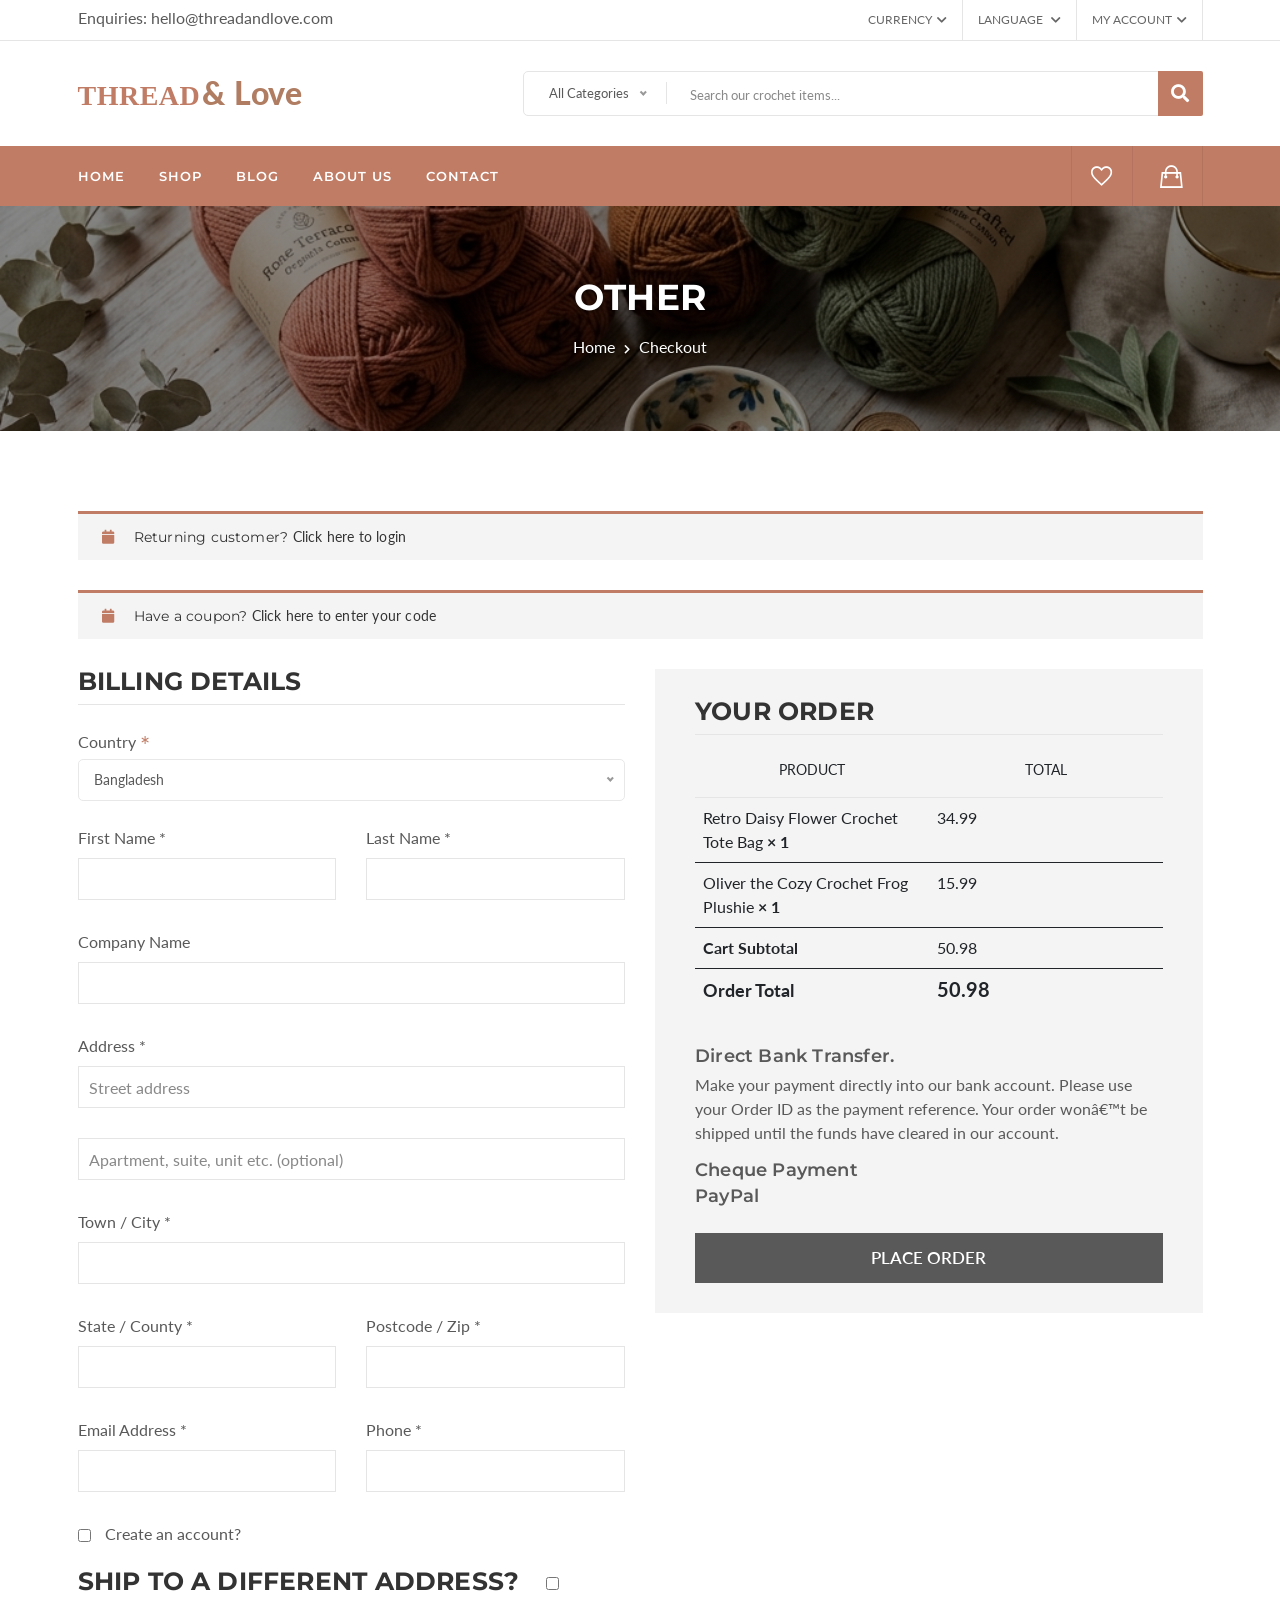
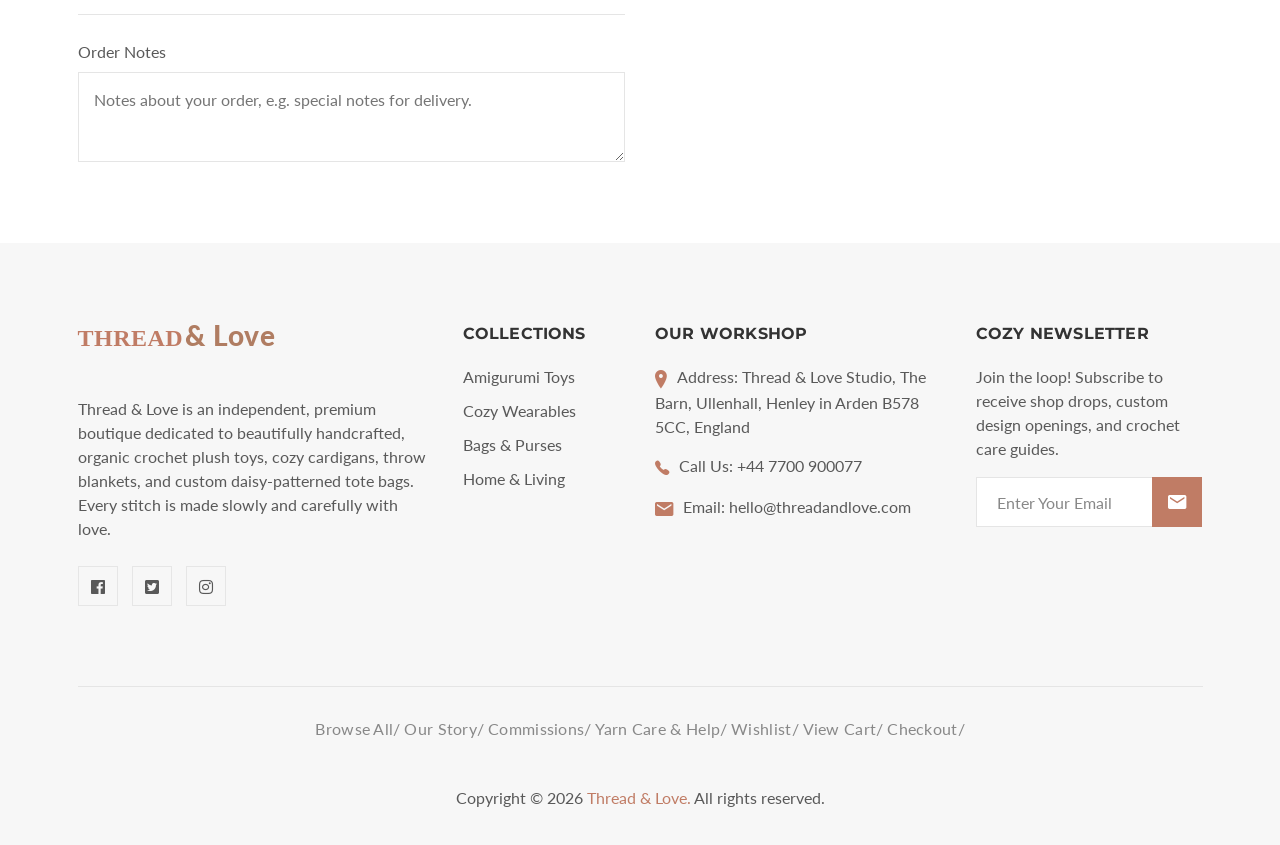
<file: checkout.html>
<!doctype html>
<html class="no-js" lang="en">

<head>
    <meta charset="utf-8">
    <meta http-equiv="x-ua-compatible" content="ie=edge">
    <title>Checkout | Thread & Love | Handmade Crochet Boutique</title>
    <meta name="robots" content="noindex, follow" />
    <meta name="description" content="Secure checkout at Thread & Love. Complete your order of slow-crafted, organic crochet products.">
    <meta name="viewport" content="width=device-width, initial-scale=1, shrink-to-fit=no">
    <!-- Favicon -->
    <link rel="shortcut icon" type="image/x-icon" href="assets/images/favicon.ico">

    <!-- CSS
	============================================ -->

    <!-- Bootstrap CSS -->
    <link rel="stylesheet" href="assets/css/bootstrap.min.css">
    <!-- Fontawesome -->
    <link rel="stylesheet" href="assets/css/font-awesome.min.css">
    <!-- Fontawesome Star -->
    <link rel="stylesheet" href="assets/css/fontawesome-stars.css">
    <!-- Ion Icon -->
    <link rel="stylesheet" href="assets/css/ionicons.min.css">
    <!-- Slick CSS -->
    <link rel="stylesheet" href="assets/css/slick.min.css">
    <!-- Animation -->
    <link rel="stylesheet" href="assets/css/animate.min.css">
    <!-- jQuery Ui -->
    <link rel="stylesheet" href="assets/css/jquery-ui.min.css">
    <!-- Nice Select -->
    <link rel="stylesheet" href="assets/css/nice-select.min.css">
    <!-- Timecircles -->
    <link rel="stylesheet" href="assets/css/timecircles.min.css">

    <!-- Main Style CSS -->
        <!-- Google Fonts direct linking to bypass local CORS block -->
    <link rel="preconnect" href="https://fonts.googleapis.com">
    <link rel="preconnect" href="https://fonts.gstatic.com" crossorigin>
    <link href="https://fonts.googleapis.com/css2?family=Dancing+Script:wght@400;700&family=Lato:wght@300;400;700;900&family=Montserrat:wght@300;400;500;600;700;800;900&display=swap" rel="stylesheet">
    <link rel="stylesheet" href="assets/css/style.css">
    <!-- <link rel="stylesheet" href="assets/css/style.css"> -->

</head>

<body class="template-color-1">

    <div class="main-wrapper">

        <!-- Begin Hiraola's Header Main Area -->

        <header class="header-main_area">

            <div class="header-top_area">

                <div class="container">

                    <div class="row">

                        <div class="col-lg-5">

                            <div class="ht-left_area">

                                <div class="header-shipping_area">

                                    <ul>

                                        <li>

                                            <span>Enquiries:</span>

                                            <a href="callto://+123123321345">hello@threadandlove.com</a>

                                        </li>

                                    </ul>

                                </div>

                            </div>

                        </div>

                        <div class="col-lg-7">

                            <div class="ht-right_area">

                                <div class="ht-menu">

                                    <ul>

                                        <li><a href="javascript:void(0)">Currency<i class="fa fa-chevron-down"></i></a>

                                            <ul class="ht-dropdown ht-currency">

                                                <li><a href="javascript:void(0)">€ EUR</a></li>

                                                <li class="active"><a href="javascript:void(0)"> GBP</a></li>

                                                <li><a href="javascript:void(0)">$ USD</a></li>

                                            </ul>

                                        </li>

                                        <li><a href="javascript:void(0)">Language <i class="fa fa-chevron-down"></i></a>

                                            <ul class="ht-dropdown">

                                                <li class="active"><a href="javascript:void(0)"><img src="assets/images/menu/icon/1.jpg" alt="Language Icon">English</a></li>

                                            </ul>

                                        </li>

                                        <li><a href="my-account.html">My Account<i class="fa fa-chevron-down"></i></a>

                                            <ul class="ht-dropdown ht-my_account">

                                                <li><a href="login-register.html">Register</a></li>

                                                <li class="active"><a href="login-register.html">Login</a></li>

                                            </ul>

                                        </li>

                                    </ul>

                                </div>

                            </div>

                        </div>

                    </div>

                </div>

            </div>

            <div class="header-middle_area d-none d-lg-block">

                <div class="container">

                    <div class="row">

                        <div class="col-lg-3">

                            <div class="header-logo">

                                <a href="index.html" style="font-family: 'Playfair Display', serif; font-size: 28px; font-weight: 900; letter-spacing: 0.5px; color: #c07c65; text-transform: uppercase; text-decoration: none; display: inline-block; padding-top: 10px;">

                                    Thread<span style="color: #b07d62; font-family: 'Dancing Script', cursive; font-size: 32px; text-transform: none; margin-left: 2px;">&amp; Love</span>

                                </a>

                            </div>

                        </div>

                        <div class="col-lg-9">

                            <div class="hm-form_area">

                                <form action="#" class="hm-searchbox">

                                    <select class="nice-select select-search-category">

                                        <option value="0">All Categories</option>

                                        <option value="10">Amigurumi Toys</option>

                                        <option value="11">Cozy Wearables</option>

                                        <option value="12">Bags &amp; Purses</option>

                                        <option value="13">Home &amp; Living</option>

                                    </select>

                                    <input type="text" placeholder="Search our crochet items...">

                                    <button class="li-btn" type="submit"><i class="fa fa-search"></i></button>

                                </form>

                            </div>

                        </div>

                    </div>

                </div>

            </div>

            <div class="header-bottom_area header-sticky stick">

                <div class="container">

                    <div class="row">

                        <div class="col-md-4 col-sm-4 d-lg-none d-block">

                            <div class="header-logo">

                                <a href="index.html" style="font-family: 'Playfair Display', serif; font-size: 24px; font-weight: 900; letter-spacing: 0.5px; color: #c07c65; text-transform: uppercase; text-decoration: none; display: inline-block;">

                                    Thread<span style="color: #b07d62; font-family: 'Dancing Script', cursive; font-size: 28px; text-transform: none; margin-left: 2px;">&amp; Love</span>

                                </a>

                            </div>

                        </div>

                        <div class="col-lg-9 d-none d-lg-block position-static">

                            <div class="main-menu_area">

                                <nav>

                                    <ul>

                                        <li><a href="index.html">Home</a></li>

                                        <li class="megamenu-holder"><a href="shop-left-sidebar.html">Shop</a>

                                            <ul class="hm-megamenu">

                                                <li><span class="megamenu-title">Crochet Categories</span>

                                                    <ul>

                                                        <li><a href="shop-left-sidebar.html">All Products</a></li>

                                                        <li><a href="shop-left-sidebar.html">Amigurumi Toys</a></li>

                                                        <li><a href="shop-left-sidebar.html">Cozy Wearables</a></li>

                                                        <li><a href="shop-left-sidebar.html">Bags &amp; Purses</a></li>

                                                        <li><a href="shop-left-sidebar.html">Home &amp; Living</a></li>

                                                    </ul>

                                                </li>

                                                <li><span class="megamenu-title">Buying Guides</span>

                                                    <ul>

                                                        <li><a href="about-us.html">Our Story</a></li>

                                                        <li><a href="faq.html">Yarn Care &amp; FAQ</a></li>

                                                        <li><a href="wishlist.html">My Wishlist</a></li>

                                                        <li><a href="cart.html">View Cart</a></li>

                                                        <li><a href="checkout.html">Checkout</a></li>

                                                    </ul>

                                                </li>

                                                <li class="menu-item_img" style="background-image: url(assets/images/banner/1_1.png); background-size: cover; background-position: center; width: 220px; height: 150px;"></li>

                                            </ul>

                                        </li>

                                        <li><a href="blog-left-sidebar.html">Blog</a></li>

                                        <li><a href="about-us.html">About Us</a></li>

                                        <li><a href="contact.html">Contact</a></li>

                                    </ul>

                                </nav>

                            </div>

                        </div>

                        <div class="col-lg-3 col-md-8 col-sm-8">

                            <div class="header-right_area">

                                <ul>

                                    <li>

                                        <a href="wishlist.html" class="wishlist-btn">

                                            <i class="ion-android-favorite-outline"></i>

                                        </a>

                                    </li>

                                    <li>

                                        <a href="#mobileMenu" class="mobile-menu_btn toolbar-btn color--white d-lg-none d-block">

                                            <i class="ion-navicon"></i>

                                        </a>

                                    </li>

                                    <li>

                                        <a href="#miniCart" class="minicart-btn toolbar-btn">

                                            <i class="ion-bag"></i>

                                        </a>

                                    </li>

                                </ul>

                            </div>

                        </div>

                    </div>

                </div>

            </div>

            <div class="offcanvas-minicart_wrapper" id="miniCart">

                <div class="offcanvas-menu-inner">

                    <a href="#" class="btn-close"><i class="ion-android-close"></i></a>

                    <div class="minicart-content">

                        <div class="minicart-heading">

                            <h4>Shopping Cart</h4>

                        </div>

                        <ul class="minicart-list">

                            <li class="minicart-product">

                                <a class="product-item_remove" href="javascript:void(0)"><i class="ion-android-close"></i></a>

                                <div class="product-item_img">

                                    <img src="assets/images/banner/1_4.jpg" alt="Thread & Love Crochet Product">

                                </div>

                                <div class="product-item_content">

                                    <a class="product-item_title" href="shop-left-sidebar.html">Boho Style Fringe Crossbody Bag</a>

                                    <span class="product-item_quantity">1 x 15.99</span>

                                </div>

                            </li>

                            <li class="minicart-product">

                                <a class="product-item_remove" href="javascript:void(0)"><i class="ion-android-close"></i></a>

                                <div class="product-item_img">

                                    <img src="assets/images/banner/1_1.jpg" alt="Thread & Love Crochet Product">

                                </div>

                                <div class="product-item_content">

                                    <a class="product-item_title" href="shop-left-sidebar.html">Textured Crochet Throw Blanket</a>

                                    <span class="product-item_quantity">1 x 15.99</span>

                                </div>

                            </li>

                            <li class="minicart-product">

                                <a class="product-item_remove" href="javascript:void(0)"><i class="ion-android-close"></i></a>

                                <div class="product-item_img">

                                    <img src="assets/images/banner/1_2.jpg" alt="Thread & Love Crochet Product">

                                </div>

                                <div class="product-item_content">

                                    <a class="product-item_title" href="shop-left-sidebar.html">Barnaby the Chubby Crochet Bunny</a>

                                    <span class="product-item_quantity">1 x 15.99</span>

                                </div>

                            </li>

                        </ul>

                    </div>

                    <div class="minicart-item_total">

                        <span>Subtotal</span>

                        <span class="ammount">$360.00</span>

                    </div>

                    <div class="minicart-btn_area">

                        <a href="cart.html" class="hiraola-btn hiraola-btn_dark hiraola-btn_fullwidth">Minicart</a>

                    </div>

                    <div class="minicart-btn_area">

                        <a href="checkout.html" class="hiraola-btn hiraola-btn_dark hiraola-btn_fullwidth">Checkout</a>

                    </div>

                </div>

            </div>

            <div class="mobile-menu_wrapper" id="mobileMenu">

                <div class="offcanvas-menu-inner">

                    <div class="container">

                        <a href="#" class="btn-close"><i class="ion-android-close"></i></a>

                        <div class="offcanvas-inner_search">

                            <form action="#" class="hm-searchbox">

                                <input type="text" placeholder="Search for item...">

                                <button class="search_btn" type="submit"><i class="ion-ios-search-strong"></i></button>

                            </form>

                        </div>

                        <nav class="offcanvas-navigation">

                            <ul class="mobile-menu">

                                <li class="menu-item-has-children active"><a href="#"><span class="mm-text">Home</span></a>

                                    <ul class="sub-menu">

                                        <li>

                                            <a href="index.html">

                                                <span class="mm-text">Home One</span>

                                            </a>

                                        </li>

                                        <li>

                                            <a href="index-2.html">

                                                <span class="mm-text">Home Two</span>

                                            </a>

                                        </li>

                                        <li>

                                            <a href="index-3.html">

                                                <span class="mm-text">Home Three</span>

                                            </a>

                                        </li>

                                    </ul>

                                </li>

                                <li class="menu-item-has-children">

                                    <a href="#">

                                        <span class="mm-text">Shop</span>

                                    </a>

                                    <ul class="sub-menu">

                                        <li class="menu-item-has-children">

                                            <a href="#">

                                                <span class="mm-text">Grid View</span>

                                            </a>

                                            <ul class="sub-menu">

                                                <li>

                                                    <a href="shop-3-column.html">

                                                        <span class="mm-text">Column Three</span>

                                                    </a>

                                                </li>

                                                <li>

                                                    <a href="shop-4-column.html">

                                                        <span class="mm-text">Column Four</span>

                                                    </a>

                                                </li>

                                                <li>

                                                    <a href="shop-left-sidebar.html">

                                                        <span class="mm-text">Left Sidebar</span>

                                                    </a>

                                                </li>

                                                <li>

                                                    <a href="shop-right-sidebar.html">

                                                        <span class="mm-text">Right Sidebar</span>

                                                    </a>

                                                </li>

                                            </ul>

                                        </li>

                                        <li class="menu-item-has-children">

                                            <a href="#">

                                                <span class="mm-text">Shop List</span>

                                            </a>

                                            <ul class="sub-menu">

                                                <li>

                                                    <a href="shop-list-fullwidth.html">

                                                        <span class="mm-text">Full Width</span>

                                                    </a>

                                                </li>

                                                <li>

                                                    <a href="shop-list-left-sidebar.html">

                                                        <span class="mm-text">Left Sidebar</span>

                                                    </a>

                                                </li>

                                                <li>

                                                    <a href="shop-list-right-sidebar.html">

                                                        <span class="mm-text">Right Sidebar</span>

                                                    </a>

                                                </li>

                                            </ul>

                                        </li>

                                        <li class="menu-item-has-children">

                                            <a href="#">

                                                <span class="mm-text">Single Product Style</span>

                                            </a>

                                            <ul class="sub-menu">

                                                <li>

                                                    <a href="single-product-gallery-left.html">

                                                        <span class="mm-text">Gallery Left</span>

                                                    </a>

                                                </li>

                                                <li>

                                                    <a href="single-product-gallery-right.html">

                                                        <span class="mm-text">Gallery Right</span>

                                                    </a>

                                                </li>

                                                <li>

                                                    <a href="single-product-tab-style-left.html">

                                                        <span class="mm-text">Tab Style Left</span>

                                                    </a>

                                                </li>

                                                <li>

                                                    <a href="single-product-tab-style-right.html">

                                                        <span class="mm-text">Tab Style Right</span>

                                                    </a>

                                                </li>

                                                <li>

                                                    <a href="single-product-sticky-left.html">

                                                        <span class="mm-text">Sticky Left</span>

                                                    </a>

                                                </li>

                                                <li>

                                                    <a href="single-product-sticky-right.html">

                                                        <span class="mm-text">Sticky Right</span>

                                                    </a>

                                                </li>

                                            </ul>

                                        </li>

                                        <li class="menu-item-has-children">

                                            <a href="#">

                                                <span class="mm-text">Single Product Type</span>

                                            </a>

                                            <ul class="sub-menu">

                                                <li>

                                                    <a href="single-product.html">

                                                        <span class="mm-text">Single Product</span>

                                                    </a>

                                                </li>

                                                <li>

                                                    <a href="single-product-sale.html">

                                                        <span class="mm-text">Single Product Sale</span>

                                                    </a>

                                                </li>

                                                <li>

                                                    <a href="single-product-group.html">

                                                        <span class="mm-text">Single Product Group</span>

                                                    </a>

                                                </li>

                                                <li>

                                                    <a href="single-product-variable.html">

                                                        <span class="mm-text">Single Product Variable</span>

                                                    </a>

                                                </li>

                                                <li>

                                                    <a href="single-product-affiliate.html">

                                                        <span class="mm-text">Single Product Affiliate</span>

                                                    </a>

                                                </li>

                                                <li>

                                                    <a href="single-product-slider.html">

                                                        <span class="mm-text">Single Product Slider</span>

                                                    </a>

                                                </li>

                                            </ul>

                                        </li>

                                    </ul>

                                </li>

                                <li class="menu-item-has-children">

                                    <a href="#">

                                        <span class="mm-text">Blog</span>

                                    </a>

                                    <ul class="sub-menu">

                                        <li class="menu-item-has-children has-children">

                                            <a href="#">

                                                <span class="mm-text">Grid View</span>

                                            </a>

                                            <ul class="sub-menu">

                                                <li>

                                                    <a href="blog-2-column.html">

                                                        <span class="mm-text">Column Two</span>

                                                    </a>

                                                </li>

                                                <li>

                                                    <a href="blog-3-column.html">

                                                        <span class="mm-text">Column Three</span>

                                                    </a>

                                                </li>

                                                <li>

                                                    <a href="blog-left-sidebar.html">

                                                        <span class="mm-text">Left Sidebar</span>

                                                    </a>

                                                </li>

                                                <li>

                                                    <a href="blog-right-sidebar.html">

                                                        <span class="mm-text">Right Sidebar</span>

                                                    </a>

                                                </li>

                                            </ul>

                                        </li>

                                        <li class="menu-item-has-children has-children">

                                            <a href="#">

                                                <span class="mm-text">List View</span>

                                            </a>

                                            <ul class="sub-menu">

                                                <li>

                                                    <a href="blog-list-fullwidth.html">

                                                        <span class="mm-text">List Fullwidth</span>

                                                    </a>

                                                </li>

                                                <li>

                                                    <a href="blog-list-left-sidebar.html">

                                                        <span class="mm-text">List Left Sidebar</span>

                                                    </a>

                                                </li>

                                                <li>

                                                    <a href="blog-list-right-sidebar.html">

                                                        <span class="mm-text">List Right Sidebar</span>

                                                    </a>

                                                </li>

                                            </ul>

                                        </li>

                                        <li class="menu-item-has-children has-children">

                                            <a href="#">

                                                <span class="mm-text">Blog Details</span>

                                            </a>

                                            <ul class="sub-menu">

                                                <li>

                                                    <a href="blog-details-left-sidebar.html">

                                                        <span class="mm-text">Left Sidebar</span>

                                                    </a>

                                                </li>

                                                <li>

                                                    <a href="blog-details-right-sidebar.html">

                                                        <span class="mm-text">Right Sidebar</span>

                                                    </a>

                                                </li>

                                            </ul>

                                        </li>

                                        <li class="menu-item-has-children has-children">

                                            <a href="#">

                                                <span class="mm-text">Blog Format</span>

                                            </a>

                                            <ul class="sub-menu">

                                                <li>

                                                    <a href="blog-gallery-format.html">

                                                        <span class="mm-text">Gallery Format</span>

                                                    </a>

                                                </li>

                                                <li>

                                                    <a href="blog-audio-format.html">

                                                        <span class="mm-text">Audio Format</span>

                                                    </a>

                                                </li>

                                                <li>

                                                    <a href="blog-video-format.html">

                                                        <span class="mm-text">Video Format</span>

                                                    </a>

                                                </li>

                                            </ul>

                                        </li>

                                    </ul>

                                </li>

                                <li class="menu-item-has-children">

                                    <a href="#">

                                        <span class="mm-text">Pages</span>

                                    </a>

                                    <ul class="sub-menu">

                                        <li>

                                            <a href="my-account.html">

                                                <span class="mm-text">My Account</span>

                                            </a>

                                        </li>

                                        <li>

                                            <a href="login-register.html">

                                                <span class="mm-text">Login | Register</span>

                                            </a>

                                        </li>

                                        <li>

                                            <a href="wishlist.html">

                                                <span class="mm-text">Wishlist</span>

                                            </a>

                                        </li>

                                        <li>

                                            <a href="cart.html">

                                                <span class="mm-text">Cart</span>

                                            </a>

                                        </li>

                                        <li>

                                            <a href="checkout.html">

                                                <span class="mm-text">Checkout</span>

                                            </a>

                                        </li>

                                        <li>

                                            <a href="compare.html">

                                                <span class="mm-text">Compare</span>

                                            </a>

                                        </li>

                                        <li>

                                            <a href="faq.html">

                                                <span class="mm-text">FAQ</span>

                                            </a>

                                        </li>

                                        <li>

                                            <a href="404.html">

                                                <span class="mm-text">Error 404</span>

                                            </a>

                                        </li>

                                        <li>

                                            <a href="coming-soon_page.html">

                                                <span class="mm-text">Comming Soon</span>

                                            </a>

                                        </li>

                                    </ul>

                                </li>

                            </ul>

                        </nav>

                        <nav class="offcanvas-navigation user-setting_area">

                            <ul class="mobile-menu">

                                <li class="menu-item-has-children active">

                                    <a href="#">

                                        <span class="mm-text">User

                                        Setting

                                    </span>

                                    </a>

                                    <ul class="sub-menu">

                                        <li>

                                            <a href="my-account.html">

                                                <span class="mm-text">My Account</span>

                                            </a>

                                        </li>

                                        <li>

                                            <a href="login-register.html">

                                                <span class="mm-text">Login | Register</span>

                                            </a>

                                        </li>

                                    </ul>

                                </li>

                                <li class="menu-item-has-children"><a href="#"><span class="mm-text">Currency</span></a>

                                    <ul class="sub-menu">

                                        <li>

                                            <a href="javascript:void(0)">

                                                <span class="mm-text">EUR €</span>

                                            </a>

                                        </li>

                                        <li>

                                            <a href="javascript:void(0)">

                                                <span class="mm-text">USD $</span>

                                            </a>

                                        </li>

                                    </ul>

                                </li>

                                <li class="menu-item-has-children"><a href="#"><span class="mm-text">Language</span></a>

                                    <ul class="sub-menu">

                                        <li>

                                            <a href="javascript:void(0)">

                                                <span class="mm-text">English</span>

                                            </a>

                                        </li>

                                        <li>

                                            <a href="javascript:void(0)">

                                                <span class="mm-text">Français</span>

                                            </a>

                                        </li>

                                        <li>

                                            <a href="javascript:void(0)">

                                                <span class="mm-text">Romanian</span>

                                            </a>

                                        </li>

                                        <li>

                                            <a href="javascript:void(0)">

                                                <span class="mm-text">Japanese</span>

                                            </a>

                                        </li>

                                    </ul>

                                </li>

                            </ul>

                        </nav>

                    </div>

                </div>

            </div>

        </header>

        <!-- Hiraola's Header Main Area End Here -->

        <!-- Begin Hiraola's Breadcrumb Area -->
        <div class="breadcrumb-area">
            <div class="container">
                <div class="breadcrumb-content">
                    <h2>Other</h2>
                    <ul>
                        <li><a href="index.html">Home</a></li>
                        <li class="active">Checkout</li>
                    </ul>
                </div>
            </div>
        </div>
        <!-- Hiraola's Breadcrumb Area End Here -->
        <!-- Begin Hiraola's Checkout Area -->
        <div class="checkout-area">
            <div class="container">
                <div class="row">
                    <div class="col-12">
                        <div class="coupon-accordion">
                            <h3>Returning customer? <span id="showlogin">Click here to login</span></h3>
                            <div id="checkout-login" class="coupon-content">
                                <div class="coupon-info">
                                    <p class="coupon-text">Quisque gravida turpis sit amet nulla posuere lacinia. Cras sed est
                                        sit amet ipsum luctus.</p>
                                    <form action="javascript:void(0)">
                                        <p class="form-row-first">
                                            <label>Username or email <span class="required">*</span></label>
                                            <input type="text">
                                        </p>
                                        <p class="form-row-last">
                                            <label>Password <span class="required">*</span></label>
                                            <input type="text">
                                        </p>
                                        <p class="form-row">
                                            <input value="Login" type="submit">
                                            <label>
                                                <input type="checkbox">
                                                Remember me
                                            </label>
                                        </p>
                                        <p class="lost-password"><a href="javascript:void(0)">Lost your password?</a></p>
                                    </form>
                                </div>
                            </div>
                            <h3>Have a coupon? <span id="showcoupon">Click here to enter your code</span></h3>
                            <div id="checkout_coupon" class="coupon-checkout-content">
                                <div class="coupon-info">
                                    <form action="javascript:void(0)">
                                        <p class="checkout-coupon">
                                            <input placeholder="Coupon code" type="text">
                                            <input class="coupon-inner_btn" value="Apply Coupon" type="submit">
                                        </p>
                                    </form>
                                </div>
                            </div>
                        </div>
                    </div>
                </div>
                <div class="row">
                    <div class="col-lg-6 col-12">
                        <form action="javascript:void(0)">
                            <div class="checkbox-form">
                                <h3>Billing Details</h3>
                                <div class="row">
                                    <div class="col-md-12">
                                        <div class="country-select clearfix">
                                            <label>Country <span class="required">*</span></label>
                                            <select class="myniceselect nice-select wide">
                                                <option data-display="Bangladesh">Bangladesh</option>
                                                <option value="uk">London</option>
                                                <option value="rou">Romania</option>
                                                <option value="fr">French</option>
                                                <option value="de">Germany</option>
                                                <option value="aus">Australia</option>
                                            </select>
                                        </div>
                                    </div>
                                    <div class="col-md-6">
                                        <div class="checkout-form-list">
                                            <label>First Name <span class="required">*</span></label>
                                            <input placeholder="" type="text">
                                        </div>
                                    </div>
                                    <div class="col-md-6">
                                        <div class="checkout-form-list">
                                            <label>Last Name <span class="required">*</span></label>
                                            <input placeholder="" type="text">
                                        </div>
                                    </div>
                                    <div class="col-md-12">
                                        <div class="checkout-form-list">
                                            <label>Company Name</label>
                                            <input placeholder="" type="text">
                                        </div>
                                    </div>
                                    <div class="col-md-12">
                                        <div class="checkout-form-list">
                                            <label>Address <span class="required">*</span></label>
                                            <input placeholder="Street address" type="text">
                                        </div>
                                    </div>
                                    <div class="col-md-12">
                                        <div class="checkout-form-list">
                                            <input placeholder="Apartment, suite, unit etc. (optional)" type="text">
                                        </div>
                                    </div>
                                    <div class="col-md-12">
                                        <div class="checkout-form-list">
                                            <label>Town / City <span class="required">*</span></label>
                                            <input type="text">
                                        </div>
                                    </div>
                                    <div class="col-md-6">
                                        <div class="checkout-form-list">
                                            <label>State / County <span class="required">*</span></label>
                                            <input placeholder="" type="text">
                                        </div>
                                    </div>
                                    <div class="col-md-6">
                                        <div class="checkout-form-list">
                                            <label>Postcode / Zip <span class="required">*</span></label>
                                            <input placeholder="" type="text">
                                        </div>
                                    </div>
                                    <div class="col-md-6">
                                        <div class="checkout-form-list">
                                            <label>Email Address <span class="required">*</span></label>
                                            <input placeholder="" type="email">
                                        </div>
                                    </div>
                                    <div class="col-md-6">
                                        <div class="checkout-form-list">
                                            <label>Phone <span class="required">*</span></label>
                                            <input type="text">
                                        </div>
                                    </div>
                                    <div class="col-md-12">
                                        <div class="checkout-form-list create-acc">
                                            <input id="cbox" type="checkbox">
                                            <label>Create an account?</label>
                                        </div>
                                        <div id="cbox-info" class="checkout-form-list create-account">
                                            <p>Create an account by entering the information below. If you are a returning
                                                customer please login at the top of the page.</p>
                                            <label>Account password <span class="required">*</span></label>
                                            <input placeholder="password" type="password">
                                        </div>
                                    </div>
                                </div>
                                <div class="different-address">
                                    <div class="ship-different-title">
                                        <h3>
                                            <label>Ship to a different address?</label>
                                            <input id="ship-box" type="checkbox">
                                        </h3>
                                    </div>
                                    <div id="ship-box-info" class="row">
                                        <div class="col-md-12">
                                            <div class="myniceselect country-select clearfix">
                                                <label>Country <span class="required">*</span></label>
                                                <select class="nice-select wide">
                                                    <option data-display="Bangladesh">Bangladesh</option>
                                                    <option value="uk">London</option>
                                                    <option value="rou">Romania</option>
                                                    <option value="fr">French</option>
                                                    <option value="de">Germany</option>
                                                    <option value="aus">Australia</option>
                                                </select>
                                            </div>
                                        </div>
                                        <div class="col-md-12">
                                            <div class="checkout-form-list">
                                                <label>First Name <span class="required">*</span></label>
                                                <input placeholder="" type="text">
                                            </div>
                                        </div>
                                        <div class="col-md-12">
                                            <div class="checkout-form-list">
                                                <label>Last Name <span class="required">*</span></label>
                                                <input placeholder="" type="text">
                                            </div>
                                        </div>
                                        <div class="col-md-12">
                                            <div class="checkout-form-list">
                                                <label>Company Name</label>
                                                <input placeholder="" type="text">
                                            </div>
                                        </div>
                                        <div class="col-md-12">
                                            <div class="checkout-form-list">
                                                <label>Address <span class="required">*</span></label>
                                                <input placeholder="Street address" type="text">
                                            </div>
                                        </div>
                                        <div class="col-md-12">
                                            <div class="checkout-form-list">
                                                <input placeholder="Apartment, suite, unit etc. (optional)" type="text">
                                            </div>
                                        </div>
                                        <div class="col-md-12">
                                            <div class="checkout-form-list">
                                                <label>Town / City <span class="required">*</span></label>
                                                <input type="text">
                                            </div>
                                        </div>
                                        <div class="col-md-12">
                                            <div class="checkout-form-list">
                                                <label>State / County <span class="required">*</span></label>
                                                <input placeholder="" type="text">
                                            </div>
                                        </div>
                                        <div class="col-md-12">
                                            <div class="checkout-form-list">
                                                <label>Postcode / Zip <span class="required">*</span></label>
                                                <input placeholder="" type="text">
                                            </div>
                                        </div>
                                        <div class="col-md-12">
                                            <div class="checkout-form-list">
                                                <label>Email Address <span class="required">*</span></label>
                                                <input placeholder="" type="email">
                                            </div>
                                        </div>
                                        <div class="col-md-12">
                                            <div class="checkout-form-list">
                                                <label>Phone <span class="required">*</span></label>
                                                <input type="text">
                                            </div>
                                        </div>
                                    </div>
                                    <div class="order-notes">
                                        <div class="checkout-form-list checkout-form-list-2">
                                            <label>Order Notes</label>
                                            <textarea id="checkout-mess" cols="30" rows="10" placeholder="Notes about your order, e.g. special notes for delivery."></textarea>
                                        </div>
                                    </div>
                                </div>
                            </div>
                        </form>
                    </div>
                    <div class="col-lg-6 col-12">
                        <div class="your-order">
                            <h3>Your order</h3>
                            <div class="your-order-table table-responsive">
                                <table class="table">
                                    <thead>
                                        <tr>
                                            <th class="cart-product-name">Product</th>
                                            <th class="cart-product-total">Total</th>
                                        </tr>
                                    </thead>
                                    <tbody>
                                        <tr class="cart_item">
                                            <td class="cart-product-name"> Retro Daisy Flower Crochet Tote Bag<strong class="product-quantity">
                                            × 1</strong></td>
                                            <td class="cart-product-total"><span class="amount">34.99</span></td>
                                        </tr>
                                        <tr class="cart_item">
                                            <td class="cart-product-name"> Oliver the Cozy Crochet Frog Plushie<strong class="product-quantity">
                                            × 1</strong></td>
                                            <td class="cart-product-total"><span class="amount">15.99</span></td>
                                        </tr>
                                    </tbody>
                                    <tfoot>
                                        <tr class="cart-subtotal">
                                            <th>Cart Subtotal</th>
                                            <td><span class="amount">50.98</span></td>
                                        </tr>
                                        <tr class="order-total">
                                            <th>Order Total</th>
                                            <td><strong><span class="amount">50.98</span></strong></td>
                                        </tr>
                                    </tfoot>
                                </table>
                            </div>
                            <div class="payment-method">
                                <div class="payment-accordion">
                                    <div id="accordion">
                                        <div class="card">
                                            <div class="card-header" id="#payment-1">
                                                <h5 class="panel-title">
                                                    <a href="javascript:void(0)" class="" data-bs-toggle="collapse" data-bs-target="#collapseOne" aria-expanded="true" aria-controls="collapseOne">
                                                        Direct Bank Transfer.
                                                    </a>
                                                </h5>
                                            </div>
                                            <div id="collapseOne" class="collapse show" data-bs-parent="#accordion">
                                                <div class="card-body">
                                                    <p>Make your payment directly into our bank account. Please use your Order
                                                        ID as the payment
                                                        reference. Your order wonâ€™t be shipped until the funds have cleared in
                                                        our account.</p>
                                                </div>
                                            </div>
                                        </div>
                                        <div class="card">
                                            <div class="card-header" id="#payment-2">
                                                <h5 class="panel-title">
                                                    <a href="javascript:void(0)" class="collapsed" data-bs-toggle="collapse" data-bs-target="#collapseTwo" aria-expanded="false" aria-controls="collapseTwo">
                                                        Cheque Payment
                                                    </a>
                                                </h5>
                                            </div>
                                            <div id="collapseTwo" class="collapse" data-bs-parent="#accordion">
                                                <div class="card-body">
                                                    <p>Make your payment directly into our bank account. Please use your Order
                                                        ID as the payment
                                                        reference. Your order wonâ€™t be shipped until the funds have cleared in
                                                        our account.</p>
                                                </div>
                                            </div>
                                        </div>
                                        <div class="card">
                                            <div class="card-header" id="#payment-3">
                                                <h5 class="panel-title">
                                                    <a href="javascript:void(0)" class="collapsed" data-bs-toggle="collapse" data-bs-target="#collapseThree" aria-expanded="false" aria-controls="collapseThree">
                                                        PayPal
                                                    </a>
                                                </h5>
                                            </div>
                                            <div id="collapseThree" class="collapse" data-bs-parent="#accordion">
                                                <div class="card-body">
                                                    <p>Make your payment directly into our bank account. Please use your Order
                                                        ID as the payment
                                                        reference. Your order wonâ€™t be shipped until the funds have cleared in
                                                        our account.</p>
                                                </div>
                                            </div>
                                        </div>
                                    </div>
                                    <div class="order-button-payment">
                                        <input value="Place order" type="submit">
                                    </div>
                                </div>
                            </div>
                        </div>
                    </div>
                </div>
            </div>
        </div>
        <!-- Hiraola's Checkout Area End Here -->
        <!-- Begin Hiraola's Footer Area -->

        <div class="hiraola-footer_area">

            <div class="footer-top_area">

                <div class="container">

                    <div class="row">

                        <div class="col-lg-4">

                            <div class="footer-widgets_info">



                                <div class="footer-widgets_logo" style="margin-bottom: 20px;">

                                    <a href="index.html" style="font-family: 'Playfair Display', serif; font-size: 24px; font-weight: 900; letter-spacing: 0.5px; color: #c07c65; text-transform: uppercase; text-decoration: none; display: inline-block;">

                                        Thread<span style="color: #b07d62; font-family: 'Dancing Script', cursive; font-size: 28px; text-transform: none; margin-left: 2px;">&amp; Love</span>

                                    </a>

                                </div>



                                <div class="widget-short_desc">

                                    <p>Thread & Love is an independent, premium boutique dedicated to beautifully handcrafted, organic crochet plush toys, cozy cardigans, throw blankets, and custom daisy-patterned tote bags. Every stitch is made slowly and carefully with love.

                                    </p>

                                </div>

                                <div class="hiraola-social_link">

                                    <ul>

                                        <li class="facebook">

                                            <a href="https://www.facebook.com" data-bs-toggle="tooltip" target="_blank" title="Facebook">

                                                <i class="fab fa-facebook"></i>

                                            </a>

                                        </li>

                                        <li class="twitter">

                                            <a href="https://twitter.com" data-bs-toggle="tooltip" target="_blank" title="Twitter">

                                                <i class="fab fa-twitter-square"></i>

                                            </a>

                                        </li>

                                        <li class="instagram">

                                            <a href="https://instagram.com" data-bs-toggle="tooltip" target="_blank" title="Instagram">

                                                <i class="fab fa-instagram"></i>

                                            </a>

                                        </li>

                                    </ul>

                                </div>

                            </div>

                        </div>

                        <div class="col-lg-8">

                            <div class="footer-widgets_area">

                                <div class="row">

                                    <div class="col-lg-3">

                                        <div class="footer-widgets_title">

                                            <h6>Collections</h6>

                                        </div>

                                        <div class="footer-widgets">

                                            <ul>

                                                <li><a href="shop-left-sidebar.html">Amigurumi Toys</a></li>

                                                <li><a href="shop-left-sidebar.html">Cozy Wearables</a></li>

                                                <li><a href="shop-left-sidebar.html">Bags &amp; Purses</a></li>

                                                <li><a href="shop-left-sidebar.html">Home &amp; Living</a></li>

                                            </ul>

                                        </div>

                                    </div>

                                    <div class="col-lg-5">

                                        <div class="footer-widgets_info">

                                            <div class="footer-widgets_title">

                                                <h6>Our Workshop</h6>

                                            </div>

                                            <div class="widgets-essential_stuff">

                                                <ul>

                                                    <li class="hiraola-address"><i

                                                    class="ion-ios-location"></i><span>Address:</span> Thread & Love Studio, The Barn,

                                                        Ullenhall, Henley

                                                        in

                                                        Arden B578 5CC, England</li>

                                                    <li class="hiraola-phone"><i class="ion-ios-telephone"></i><span>Call

                                                    Us:</span> <a href="tel://+447700900077">+44 7700 900077</a>

                                                    </li>

                                                    <li class="hiraola-email"><i

                                                    class="ion-android-mail"></i><span>Email:</span> <a href="mailto://hello@threadandlove.com">hello@threadandlove.com</a></li>

                                                </ul>

                                            </div>

                                        </div>

                                    </div>

                                    <div class="col-lg-4">

                                        <div class="instagram-container footer-widgets_area">

                                            <div class="footer-widgets_title">

                                                <h6>Cozy Newsletter</h6>

                                            </div>

                                            <div class="widget-short_desc">

                                                <p>Join the loop! Subscribe to receive shop drops, custom design openings, and crochet care guides.</p>

                                            </div>

                                            <div class="newsletter-form_wrap">

                                                <form class="subscribe-form" id="mc-form" action="#">

                                                    <input class="newsletter-input" id="mc-email" type="email" autocomplete="off" name="Enter Your Email" value="Enter Your Email" onblur="if(this.value==''){this.value='Enter Your Email'}" onfocus="if(this.value=='Enter Your Email'){this.value=''}">

                                                    <button class="newsletter-btn" id="mc-submit">

                                                        <i class="ion-android-mail"></i>

                                                    </button>

                                                </form>

                                                <!-- Mailchimp Alerts -->

                                                <div class="mailchimp-alerts mt-3">

                                                    <div class="mailchimp-submitting"></div>

                                                    <div class="mailchimp-success"></div>

                                                    <div class="mailchimp-error"></div>

                                                </div>

                                            </div>

                                        </div>

                                    </div>

                                </div>

                            </div>

                        </div>

                    </div>

                </div>

            </div>

            <div class="footer-bottom_area">

                <div class="container">

                    <div class="footer-bottom_nav">

                        <div class="row">

                            <div class="col-lg-12">

                                <div class="footer-links">

                                    <ul>

                                        <li><a href="shop-left-sidebar.html">Browse All</a></li>

                                        <li><a href="about-us.html">Our Story</a></li>

                                        <li><a href="contact.html">Commissions</a></li>

                                        <li><a href="faq.html">Yarn Care &amp; Help</a></li>

                                        <li><a href="wishlist.html">Wishlist</a></li>

                                        <li><a href="cart.html">View Cart</a></li>

                                        <li><a href="checkout.html">Checkout</a></li>

                                    </ul>

                                </div>

                            </div>

                            <div class="col-lg-12">

                                <div class="copyright">

                                    <span>Copyright &copy; 2026 <a href="index.html">Thread & Love.</a> All rights reserved.</span>

                                </div>

                            </div>

                        </div>

                    </div>

                </div>

            </div>

        </div>

        <!-- Hiraola's Footer Area End Here -->

    </div>

    <!-- JS
============================================ -->

    <!-- jQuery JS -->
    <script src="assets/js/vendor/jquery-3.6.0.min.js"></script>
    <script src="assets/js/vendor/jquery-migrate-3.3.2.min.js"></script>
    <!-- Modernizer JS -->
    <script src="assets/js/vendor/modernizr-3.11.2.min.js"></script>
    <!-- Bootstrap JS -->
    <script src="assets/js/vendor/bootstrap.bundle.min.js"></script>

    <!-- Slick Slider JS -->
    <script src="assets/js/plugins/slick.min.js"></script>
    <!-- Countdown JS -->
    <script src="assets/js/plugins/countdown.min.js"></script>
    <!-- Barrating JS -->
    <script src="assets/js/plugins/jquery.barrating.min.js"></script>
    <!-- Counterup JS -->
    <script src="assets/js/plugins/jquery.counterup.min.js"></script>
    <!-- Waypoints -->
    <script src="assets/js/plugins/waypoints.min.js"></script>
    <!-- Nice Select JS -->
    <script src="assets/js/plugins/jquery.nice-select.min.js"></script>
    <!-- Sticky Sidebar JS -->
    <script src="assets/js/plugins/jquery.sticky-sidebar.js"></script>
    <!-- Jquery-ui JS -->
    <script src="assets/js/plugins/jquery-ui.min.js"></script>
    <!-- Scroll Top JS -->
    <script src="assets/js/plugins/scroll-top.min.js"></script>
    <!-- Theia Sticky Sidebar JS -->
    <script src="assets/js/plugins/theia-sticky-sidebar.min.js"></script>
    <!-- ElevateZoom JS -->
    <script src="assets/js/plugins/jquery.elevateZoom-3.0.8.min.js"></script>
    <!-- Timecircles JS -->
    <script src="assets/js/plugins/timecircles.min.js"></script>
    <!-- Mailchimp Ajax JS -->
    <script src="assets/js/plugins/mailchimp-ajax.js"></script>

    <!-- Main JS -->
    <script src="assets/js/main.js"></script>
    <!-- <script src="assets/js/main.min.js"></script> -->

</body>

</html>
</file>
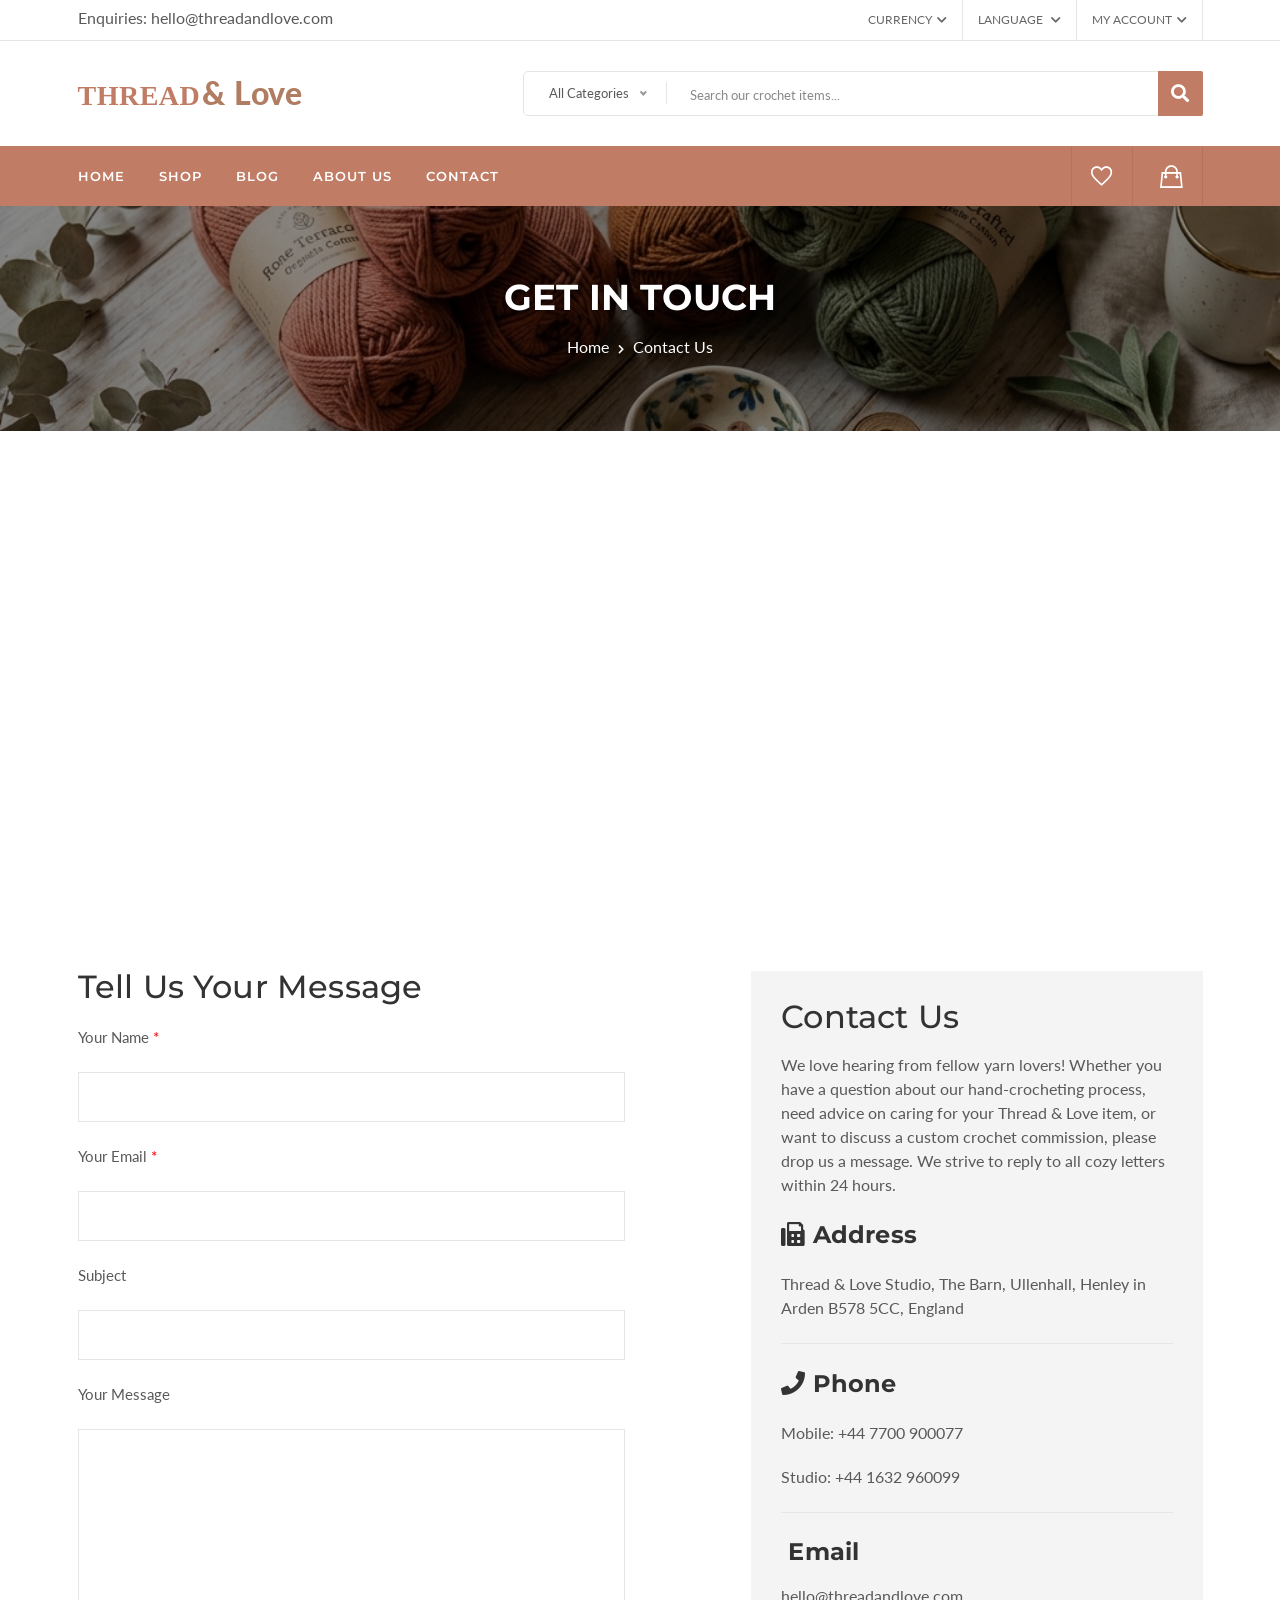
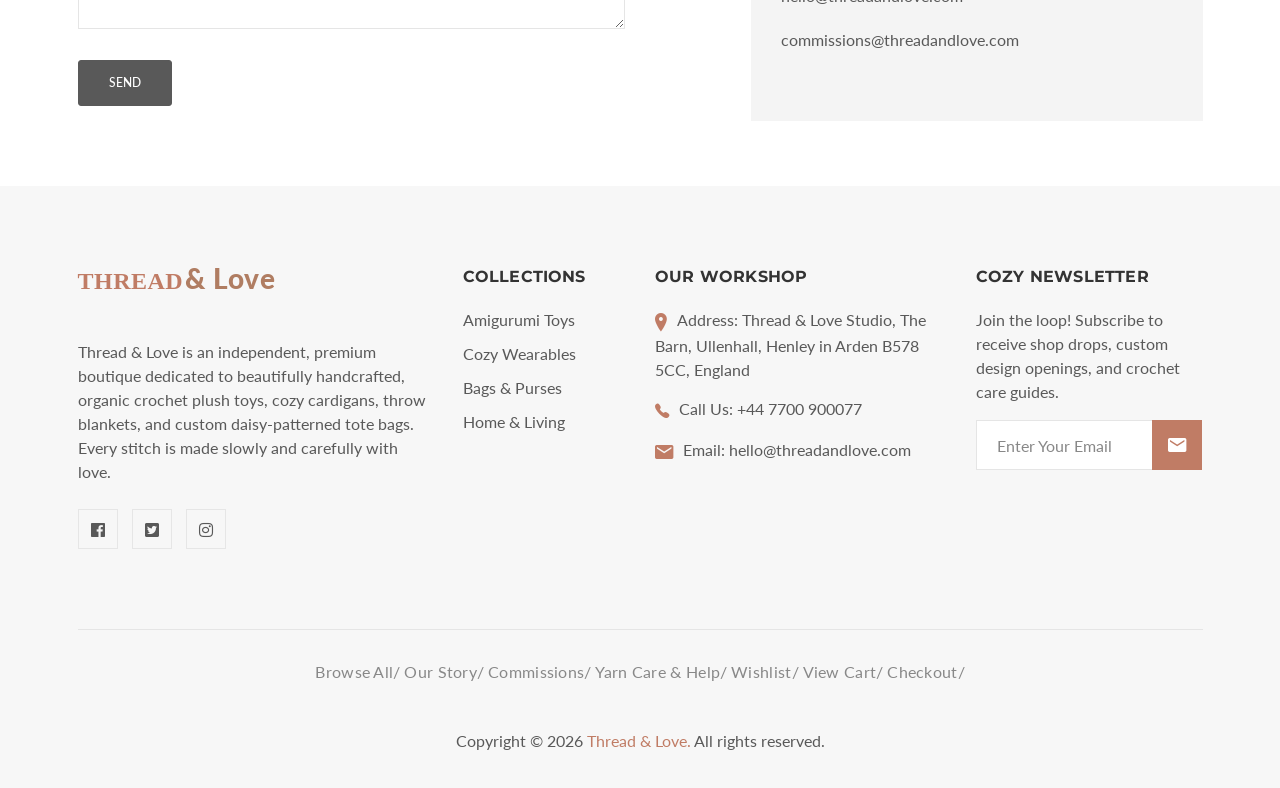
<file: contact.html>
<!doctype html>
<html class="no-js" lang="en">

<head>
    <meta charset="utf-8">
    <meta http-equiv="x-ua-compatible" content="ie=edge">
    <title>Contact Us | Thread & Love | Cozy Handmade Crochet Store</title>
    <meta name="robots" content="index, follow" />
    <meta name="description" content="Get in touch with Thread & Love for custom crochet commissions, wholesale orders, care guides, or yarn questions. Drop us a line!">
    <meta name="viewport" content="width=device-width, initial-scale=1, shrink-to-fit=no">
    <!-- Favicon -->
    <link rel="shortcut icon" type="image/x-icon" href="assets/images/favicon.ico">

    <!-- CSS
	============================================ -->

    <!-- Bootstrap CSS -->
    <link rel="stylesheet" href="assets/css/bootstrap.min.css">
    <!-- Fontawesome -->
    <link rel="stylesheet" href="assets/css/font-awesome.min.css">
    <!-- Fontawesome Star -->
    <link rel="stylesheet" href="assets/css/fontawesome-stars.css">
    <!-- Ion Icon -->
    <link rel="stylesheet" href="assets/css/ionicons.min.css">
    <!-- Slick CSS -->
    <link rel="stylesheet" href="assets/css/slick.min.css">
    <!-- Animation -->
    <link rel="stylesheet" href="assets/css/animate.min.css">
    <!-- jQuery Ui -->
    <link rel="stylesheet" href="assets/css/jquery-ui.min.css">
    <!-- Nice Select -->
    <link rel="stylesheet" href="assets/css/nice-select.min.css">
    <!-- Timecircles -->
    <link rel="stylesheet" href="assets/css/timecircles.min.css">

    <!-- Main Style CSS -->
        <!-- Google Fonts direct linking to bypass local CORS block -->
    <link rel="preconnect" href="https://fonts.googleapis.com">
    <link rel="preconnect" href="https://fonts.gstatic.com" crossorigin>
    <link href="https://fonts.googleapis.com/css2?family=Dancing+Script:wght@400;700&family=Lato:wght@300;400;700;900&family=Montserrat:wght@300;400;500;600;700;800;900&display=swap" rel="stylesheet">
    <link rel="stylesheet" href="assets/css/style.css">
    <!-- <link rel="stylesheet" href="assets/css/style.css"> -->

</head>

<body class="template-color-1">

    <div class="main-wrapper">

        <!-- Begin Hiraola's Header Main Area -->

        <header class="header-main_area">

            <div class="header-top_area">

                <div class="container">

                    <div class="row">

                        <div class="col-lg-5">

                            <div class="ht-left_area">

                                <div class="header-shipping_area">

                                    <ul>

                                        <li>

                                            <span>Enquiries:</span>

                                            <a href="callto://+123123321345">hello@threadandlove.com</a>

                                        </li>

                                    </ul>

                                </div>

                            </div>

                        </div>

                        <div class="col-lg-7">

                            <div class="ht-right_area">

                                <div class="ht-menu">

                                    <ul>

                                        <li><a href="javascript:void(0)">Currency<i class="fa fa-chevron-down"></i></a>

                                            <ul class="ht-dropdown ht-currency">

                                                <li><a href="javascript:void(0)">€ EUR</a></li>

                                                <li class="active"><a href="javascript:void(0)"> GBP</a></li>

                                                <li><a href="javascript:void(0)">$ USD</a></li>

                                            </ul>

                                        </li>

                                        <li><a href="javascript:void(0)">Language <i class="fa fa-chevron-down"></i></a>

                                            <ul class="ht-dropdown">

                                                <li class="active"><a href="javascript:void(0)"><img src="assets/images/menu/icon/1.jpg" alt="Language Icon">English</a></li>

                                            </ul>

                                        </li>

                                        <li><a href="my-account.html">My Account<i class="fa fa-chevron-down"></i></a>

                                            <ul class="ht-dropdown ht-my_account">

                                                <li><a href="login-register.html">Register</a></li>

                                                <li class="active"><a href="login-register.html">Login</a></li>

                                            </ul>

                                        </li>

                                    </ul>

                                </div>

                            </div>

                        </div>

                    </div>

                </div>

            </div>

            <div class="header-middle_area d-none d-lg-block">

                <div class="container">

                    <div class="row">

                        <div class="col-lg-3">

                            <div class="header-logo">

                                <a href="index.html" style="font-family: 'Playfair Display', serif; font-size: 28px; font-weight: 900; letter-spacing: 0.5px; color: #c07c65; text-transform: uppercase; text-decoration: none; display: inline-block; padding-top: 10px;">

                                    Thread<span style="color: #b07d62; font-family: 'Dancing Script', cursive; font-size: 32px; text-transform: none; margin-left: 2px;">&amp; Love</span>

                                </a>

                            </div>

                        </div>

                        <div class="col-lg-9">

                            <div class="hm-form_area">

                                <form action="#" class="hm-searchbox">

                                    <select class="nice-select select-search-category">

                                        <option value="0">All Categories</option>

                                        <option value="10">Amigurumi Toys</option>

                                        <option value="11">Cozy Wearables</option>

                                        <option value="12">Bags &amp; Purses</option>

                                        <option value="13">Home &amp; Living</option>

                                    </select>

                                    <input type="text" placeholder="Search our crochet items...">

                                    <button class="li-btn" type="submit"><i class="fa fa-search"></i></button>

                                </form>

                            </div>

                        </div>

                    </div>

                </div>

            </div>

            <div class="header-bottom_area header-sticky stick">

                <div class="container">

                    <div class="row">

                        <div class="col-md-4 col-sm-4 d-lg-none d-block">

                            <div class="header-logo">

                                <a href="index.html" style="font-family: 'Playfair Display', serif; font-size: 24px; font-weight: 900; letter-spacing: 0.5px; color: #c07c65; text-transform: uppercase; text-decoration: none; display: inline-block;">

                                    Thread<span style="color: #b07d62; font-family: 'Dancing Script', cursive; font-size: 28px; text-transform: none; margin-left: 2px;">&amp; Love</span>

                                </a>

                            </div>

                        </div>

                        <div class="col-lg-9 d-none d-lg-block position-static">

                            <div class="main-menu_area">

                                <nav>

                                    <ul>

                                        <li><a href="index.html">Home</a></li>

                                        <li class="megamenu-holder"><a href="shop-left-sidebar.html">Shop</a>

                                            <ul class="hm-megamenu">

                                                <li><span class="megamenu-title">Crochet Categories</span>

                                                    <ul>

                                                        <li><a href="shop-left-sidebar.html">All Products</a></li>

                                                        <li><a href="shop-left-sidebar.html">Amigurumi Toys</a></li>

                                                        <li><a href="shop-left-sidebar.html">Cozy Wearables</a></li>

                                                        <li><a href="shop-left-sidebar.html">Bags &amp; Purses</a></li>

                                                        <li><a href="shop-left-sidebar.html">Home &amp; Living</a></li>

                                                    </ul>

                                                </li>

                                                <li><span class="megamenu-title">Buying Guides</span>

                                                    <ul>

                                                        <li><a href="about-us.html">Our Story</a></li>

                                                        <li><a href="faq.html">Yarn Care &amp; FAQ</a></li>

                                                        <li><a href="wishlist.html">My Wishlist</a></li>

                                                        <li><a href="cart.html">View Cart</a></li>

                                                        <li><a href="checkout.html">Checkout</a></li>

                                                    </ul>

                                                </li>

                                                <li class="menu-item_img" style="background-image: url(assets/images/banner/1_1.png); background-size: cover; background-position: center; width: 220px; height: 150px;"></li>

                                            </ul>

                                        </li>

                                        <li><a href="blog-left-sidebar.html">Blog</a></li>

                                        <li><a href="about-us.html">About Us</a></li>

                                        <li><a href="contact.html">Contact</a></li>

                                    </ul>

                                </nav>

                            </div>

                        </div>

                        <div class="col-lg-3 col-md-8 col-sm-8">

                            <div class="header-right_area">

                                <ul>

                                    <li>

                                        <a href="wishlist.html" class="wishlist-btn">

                                            <i class="ion-android-favorite-outline"></i>

                                        </a>

                                    </li>

                                    <li>

                                        <a href="#mobileMenu" class="mobile-menu_btn toolbar-btn color--white d-lg-none d-block">

                                            <i class="ion-navicon"></i>

                                        </a>

                                    </li>

                                    <li>

                                        <a href="#miniCart" class="minicart-btn toolbar-btn">

                                            <i class="ion-bag"></i>

                                        </a>

                                    </li>

                                </ul>

                            </div>

                        </div>

                    </div>

                </div>

            </div>

            <div class="offcanvas-minicart_wrapper" id="miniCart">

                <div class="offcanvas-menu-inner">

                    <a href="#" class="btn-close"><i class="ion-android-close"></i></a>

                    <div class="minicart-content">

                        <div class="minicart-heading">

                            <h4>Shopping Cart</h4>

                        </div>

                        <ul class="minicart-list">

                            <li class="minicart-product">

                                <a class="product-item_remove" href="javascript:void(0)"><i class="ion-android-close"></i></a>

                                <div class="product-item_img">

                                    <img src="assets/images/banner/1_4.jpg" alt="Thread & Love Crochet Product">

                                </div>

                                <div class="product-item_content">

                                    <a class="product-item_title" href="shop-left-sidebar.html">Boho Style Fringe Crossbody Bag</a>

                                    <span class="product-item_quantity">1 x 15.99</span>

                                </div>

                            </li>

                            <li class="minicart-product">

                                <a class="product-item_remove" href="javascript:void(0)"><i class="ion-android-close"></i></a>

                                <div class="product-item_img">

                                    <img src="assets/images/banner/1_1.jpg" alt="Thread & Love Crochet Product">

                                </div>

                                <div class="product-item_content">

                                    <a class="product-item_title" href="shop-left-sidebar.html">Textured Crochet Throw Blanket</a>

                                    <span class="product-item_quantity">1 x 15.99</span>

                                </div>

                            </li>

                            <li class="minicart-product">

                                <a class="product-item_remove" href="javascript:void(0)"><i class="ion-android-close"></i></a>

                                <div class="product-item_img">

                                    <img src="assets/images/banner/1_2.jpg" alt="Thread & Love Crochet Product">

                                </div>

                                <div class="product-item_content">

                                    <a class="product-item_title" href="shop-left-sidebar.html">Barnaby the Chubby Crochet Bunny</a>

                                    <span class="product-item_quantity">1 x 15.99</span>

                                </div>

                            </li>

                        </ul>

                    </div>

                    <div class="minicart-item_total">

                        <span>Subtotal</span>

                        <span class="ammount">$360.00</span>

                    </div>

                    <div class="minicart-btn_area">

                        <a href="cart.html" class="hiraola-btn hiraola-btn_dark hiraola-btn_fullwidth">Minicart</a>

                    </div>

                    <div class="minicart-btn_area">

                        <a href="checkout.html" class="hiraola-btn hiraola-btn_dark hiraola-btn_fullwidth">Checkout</a>

                    </div>

                </div>

            </div>

            <div class="mobile-menu_wrapper" id="mobileMenu">

                <div class="offcanvas-menu-inner">

                    <div class="container">

                        <a href="#" class="btn-close"><i class="ion-android-close"></i></a>

                        <div class="offcanvas-inner_search">

                            <form action="#" class="hm-searchbox">

                                <input type="text" placeholder="Search for item...">

                                <button class="search_btn" type="submit"><i class="ion-ios-search-strong"></i></button>

                            </form>

                        </div>

                        <nav class="offcanvas-navigation">

                            <ul class="mobile-menu">

                                <li class="menu-item-has-children active"><a href="#"><span class="mm-text">Home</span></a>

                                    <ul class="sub-menu">

                                        <li>

                                            <a href="index.html">

                                                <span class="mm-text">Home One</span>

                                            </a>

                                        </li>

                                        <li>

                                            <a href="index-2.html">

                                                <span class="mm-text">Home Two</span>

                                            </a>

                                        </li>

                                        <li>

                                            <a href="index-3.html">

                                                <span class="mm-text">Home Three</span>

                                            </a>

                                        </li>

                                    </ul>

                                </li>

                                <li class="menu-item-has-children">

                                    <a href="#">

                                        <span class="mm-text">Shop</span>

                                    </a>

                                    <ul class="sub-menu">

                                        <li class="menu-item-has-children">

                                            <a href="#">

                                                <span class="mm-text">Grid View</span>

                                            </a>

                                            <ul class="sub-menu">

                                                <li>

                                                    <a href="shop-3-column.html">

                                                        <span class="mm-text">Column Three</span>

                                                    </a>

                                                </li>

                                                <li>

                                                    <a href="shop-4-column.html">

                                                        <span class="mm-text">Column Four</span>

                                                    </a>

                                                </li>

                                                <li>

                                                    <a href="shop-left-sidebar.html">

                                                        <span class="mm-text">Left Sidebar</span>

                                                    </a>

                                                </li>

                                                <li>

                                                    <a href="shop-right-sidebar.html">

                                                        <span class="mm-text">Right Sidebar</span>

                                                    </a>

                                                </li>

                                            </ul>

                                        </li>

                                        <li class="menu-item-has-children">

                                            <a href="#">

                                                <span class="mm-text">Shop List</span>

                                            </a>

                                            <ul class="sub-menu">

                                                <li>

                                                    <a href="shop-list-fullwidth.html">

                                                        <span class="mm-text">Full Width</span>

                                                    </a>

                                                </li>

                                                <li>

                                                    <a href="shop-list-left-sidebar.html">

                                                        <span class="mm-text">Left Sidebar</span>

                                                    </a>

                                                </li>

                                                <li>

                                                    <a href="shop-list-right-sidebar.html">

                                                        <span class="mm-text">Right Sidebar</span>

                                                    </a>

                                                </li>

                                            </ul>

                                        </li>

                                        <li class="menu-item-has-children">

                                            <a href="#">

                                                <span class="mm-text">Single Product Style</span>

                                            </a>

                                            <ul class="sub-menu">

                                                <li>

                                                    <a href="single-product-gallery-left.html">

                                                        <span class="mm-text">Gallery Left</span>

                                                    </a>

                                                </li>

                                                <li>

                                                    <a href="single-product-gallery-right.html">

                                                        <span class="mm-text">Gallery Right</span>

                                                    </a>

                                                </li>

                                                <li>

                                                    <a href="single-product-tab-style-left.html">

                                                        <span class="mm-text">Tab Style Left</span>

                                                    </a>

                                                </li>

                                                <li>

                                                    <a href="single-product-tab-style-right.html">

                                                        <span class="mm-text">Tab Style Right</span>

                                                    </a>

                                                </li>

                                                <li>

                                                    <a href="single-product-sticky-left.html">

                                                        <span class="mm-text">Sticky Left</span>

                                                    </a>

                                                </li>

                                                <li>

                                                    <a href="single-product-sticky-right.html">

                                                        <span class="mm-text">Sticky Right</span>

                                                    </a>

                                                </li>

                                            </ul>

                                        </li>

                                        <li class="menu-item-has-children">

                                            <a href="#">

                                                <span class="mm-text">Single Product Type</span>

                                            </a>

                                            <ul class="sub-menu">

                                                <li>

                                                    <a href="single-product.html">

                                                        <span class="mm-text">Single Product</span>

                                                    </a>

                                                </li>

                                                <li>

                                                    <a href="single-product-sale.html">

                                                        <span class="mm-text">Single Product Sale</span>

                                                    </a>

                                                </li>

                                                <li>

                                                    <a href="single-product-group.html">

                                                        <span class="mm-text">Single Product Group</span>

                                                    </a>

                                                </li>

                                                <li>

                                                    <a href="single-product-variable.html">

                                                        <span class="mm-text">Single Product Variable</span>

                                                    </a>

                                                </li>

                                                <li>

                                                    <a href="single-product-affiliate.html">

                                                        <span class="mm-text">Single Product Affiliate</span>

                                                    </a>

                                                </li>

                                                <li>

                                                    <a href="single-product-slider.html">

                                                        <span class="mm-text">Single Product Slider</span>

                                                    </a>

                                                </li>

                                            </ul>

                                        </li>

                                    </ul>

                                </li>

                                <li class="menu-item-has-children">

                                    <a href="#">

                                        <span class="mm-text">Blog</span>

                                    </a>

                                    <ul class="sub-menu">

                                        <li class="menu-item-has-children has-children">

                                            <a href="#">

                                                <span class="mm-text">Grid View</span>

                                            </a>

                                            <ul class="sub-menu">

                                                <li>

                                                    <a href="blog-2-column.html">

                                                        <span class="mm-text">Column Two</span>

                                                    </a>

                                                </li>

                                                <li>

                                                    <a href="blog-3-column.html">

                                                        <span class="mm-text">Column Three</span>

                                                    </a>

                                                </li>

                                                <li>

                                                    <a href="blog-left-sidebar.html">

                                                        <span class="mm-text">Left Sidebar</span>

                                                    </a>

                                                </li>

                                                <li>

                                                    <a href="blog-right-sidebar.html">

                                                        <span class="mm-text">Right Sidebar</span>

                                                    </a>

                                                </li>

                                            </ul>

                                        </li>

                                        <li class="menu-item-has-children has-children">

                                            <a href="#">

                                                <span class="mm-text">List View</span>

                                            </a>

                                            <ul class="sub-menu">

                                                <li>

                                                    <a href="blog-list-fullwidth.html">

                                                        <span class="mm-text">List Fullwidth</span>

                                                    </a>

                                                </li>

                                                <li>

                                                    <a href="blog-list-left-sidebar.html">

                                                        <span class="mm-text">List Left Sidebar</span>

                                                    </a>

                                                </li>

                                                <li>

                                                    <a href="blog-list-right-sidebar.html">

                                                        <span class="mm-text">List Right Sidebar</span>

                                                    </a>

                                                </li>

                                            </ul>

                                        </li>

                                        <li class="menu-item-has-children has-children">

                                            <a href="#">

                                                <span class="mm-text">Blog Details</span>

                                            </a>

                                            <ul class="sub-menu">

                                                <li>

                                                    <a href="blog-details-left-sidebar.html">

                                                        <span class="mm-text">Left Sidebar</span>

                                                    </a>

                                                </li>

                                                <li>

                                                    <a href="blog-details-right-sidebar.html">

                                                        <span class="mm-text">Right Sidebar</span>

                                                    </a>

                                                </li>

                                            </ul>

                                        </li>

                                        <li class="menu-item-has-children has-children">

                                            <a href="#">

                                                <span class="mm-text">Blog Format</span>

                                            </a>

                                            <ul class="sub-menu">

                                                <li>

                                                    <a href="blog-gallery-format.html">

                                                        <span class="mm-text">Gallery Format</span>

                                                    </a>

                                                </li>

                                                <li>

                                                    <a href="blog-audio-format.html">

                                                        <span class="mm-text">Audio Format</span>

                                                    </a>

                                                </li>

                                                <li>

                                                    <a href="blog-video-format.html">

                                                        <span class="mm-text">Video Format</span>

                                                    </a>

                                                </li>

                                            </ul>

                                        </li>

                                    </ul>

                                </li>

                                <li class="menu-item-has-children">

                                    <a href="#">

                                        <span class="mm-text">Pages</span>

                                    </a>

                                    <ul class="sub-menu">

                                        <li>

                                            <a href="my-account.html">

                                                <span class="mm-text">My Account</span>

                                            </a>

                                        </li>

                                        <li>

                                            <a href="login-register.html">

                                                <span class="mm-text">Login | Register</span>

                                            </a>

                                        </li>

                                        <li>

                                            <a href="wishlist.html">

                                                <span class="mm-text">Wishlist</span>

                                            </a>

                                        </li>

                                        <li>

                                            <a href="cart.html">

                                                <span class="mm-text">Cart</span>

                                            </a>

                                        </li>

                                        <li>

                                            <a href="checkout.html">

                                                <span class="mm-text">Checkout</span>

                                            </a>

                                        </li>

                                        <li>

                                            <a href="compare.html">

                                                <span class="mm-text">Compare</span>

                                            </a>

                                        </li>

                                        <li>

                                            <a href="faq.html">

                                                <span class="mm-text">FAQ</span>

                                            </a>

                                        </li>

                                        <li>

                                            <a href="404.html">

                                                <span class="mm-text">Error 404</span>

                                            </a>

                                        </li>

                                        <li>

                                            <a href="coming-soon_page.html">

                                                <span class="mm-text">Comming Soon</span>

                                            </a>

                                        </li>

                                    </ul>

                                </li>

                            </ul>

                        </nav>

                        <nav class="offcanvas-navigation user-setting_area">

                            <ul class="mobile-menu">

                                <li class="menu-item-has-children active">

                                    <a href="#">

                                        <span class="mm-text">User

                                        Setting

                                    </span>

                                    </a>

                                    <ul class="sub-menu">

                                        <li>

                                            <a href="my-account.html">

                                                <span class="mm-text">My Account</span>

                                            </a>

                                        </li>

                                        <li>

                                            <a href="login-register.html">

                                                <span class="mm-text">Login | Register</span>

                                            </a>

                                        </li>

                                    </ul>

                                </li>

                                <li class="menu-item-has-children"><a href="#"><span class="mm-text">Currency</span></a>

                                    <ul class="sub-menu">

                                        <li>

                                            <a href="javascript:void(0)">

                                                <span class="mm-text">EUR €</span>

                                            </a>

                                        </li>

                                        <li>

                                            <a href="javascript:void(0)">

                                                <span class="mm-text">USD $</span>

                                            </a>

                                        </li>

                                    </ul>

                                </li>

                                <li class="menu-item-has-children"><a href="#"><span class="mm-text">Language</span></a>

                                    <ul class="sub-menu">

                                        <li>

                                            <a href="javascript:void(0)">

                                                <span class="mm-text">English</span>

                                            </a>

                                        </li>

                                        <li>

                                            <a href="javascript:void(0)">

                                                <span class="mm-text">Français</span>

                                            </a>

                                        </li>

                                        <li>

                                            <a href="javascript:void(0)">

                                                <span class="mm-text">Romanian</span>

                                            </a>

                                        </li>

                                        <li>

                                            <a href="javascript:void(0)">

                                                <span class="mm-text">Japanese</span>

                                            </a>

                                        </li>

                                    </ul>

                                </li>

                            </ul>

                        </nav>

                    </div>

                </div>

            </div>

        </header>

        <!-- Hiraola's Header Main Area End Here -->

        <div class="breadcrumb-area">
            <div class="container">
                <div class="breadcrumb-content">
                    <h2>Get In Touch</h2>
                    <ul>
                        <li><a href="index.html">Home</a></li>
                        <li class="active">Contact Us</li>
                    </ul>
                </div>
            </div>
        </div>
        <!-- Hiraola's Breadcrumb Area End Here -->
        <!-- Begin Contact Main Page Area -->
        <div class="contact-main-page">
            <div class="container">
                <div id="google-map" data-lat="52.2796" data-lng="-1.7925"></div>
            </div>
            <div class="container">
                <div class="row">
                    <div class="col-lg-5 offset-lg-1 col-md-12 order-1 order-lg-2">
                        <div class="contact-page-side-content">
                            <h3 class="contact-page-title">Contact Us</h3>
                            <p class="contact-page-message">We love hearing from fellow yarn lovers! Whether you have a question about our hand-crocheting process, need advice on caring for your Thread & Love item, or want to discuss a custom crochet commission, please drop us a message. We strive to reply to all cozy letters within 24 hours.</p>
                            <div class="single-contact-block">
                                <h4><i class="fa fa-fax"></i> Address</h4>
                                <p>Thread & Love Studio, The Barn, Ullenhall, Henley in Arden B578 5CC, England</p>
                            </div>
                            <div class="single-contact-block">
                                <h4><i class="fa fa-phone"></i> Phone</h4>
                                <p>Mobile: +44 7700 900077</p>
                                <p>Studio: +44 1632 960099</p>
                            </div>
                            <div class="single-contact-block last-child">
                                <h4><i class="fa fa-envelope-o"></i> Email</h4>
                                <p>hello@threadandlove.com</p>
                                <p>commissions@threadandlove.com</p>
                            </div>
                        </div>
                    </div>
                    <div class="col-lg-6 col-md-12 order-2 order-lg-1">
                        <div class="contact-form-content">
                            <h3 class="contact-page-title">Tell Us Your Message</h3>
                            <div class="contact-form">
                                <form id="contact-form" action="https://whizthemes.com/mail-php/mamunur/hiraola/hiraola.php">
                                    <div class="form-group">
                                        <label>Your Name <span class="required">*</span></label>
                                        <input type="text" name="con_name" required>
                                    </div>
                                    <div class="form-group">
                                        <label>Your Email <span class="required">*</span></label>
                                        <input type="email" name="con_email" required>
                                    </div>
                                    <div class="form-group">
                                        <label>Subject</label>
                                        <input type="text" name="con_subject">
                                    </div>
                                    <div class="form-group form-group-2">
                                        <label>Your Message</label>
                                        <textarea name="con_message"></textarea>
                                    </div>
                                    <div class="form-group">
                                        <button type="submit" value="submit" id="submit" class="hiraola-contact-form_btn" name="submit">send</button>
                                    </div>
                                </form>
                                <p class="form-message mt-3 mb-0"></p>
                            </div>
                        </div>
                    </div>
                </div>
            </div>
        </div>
        <!-- Contact Main Page Area End Here -->
        <!-- Begin Hiraola's Footer Area -->

        <div class="hiraola-footer_area">

            <div class="footer-top_area">

                <div class="container">

                    <div class="row">

                        <div class="col-lg-4">

                            <div class="footer-widgets_info">



                                <div class="footer-widgets_logo" style="margin-bottom: 20px;">

                                    <a href="index.html" style="font-family: 'Playfair Display', serif; font-size: 24px; font-weight: 900; letter-spacing: 0.5px; color: #c07c65; text-transform: uppercase; text-decoration: none; display: inline-block;">

                                        Thread<span style="color: #b07d62; font-family: 'Dancing Script', cursive; font-size: 28px; text-transform: none; margin-left: 2px;">&amp; Love</span>

                                    </a>

                                </div>



                                <div class="widget-short_desc">

                                    <p>Thread & Love is an independent, premium boutique dedicated to beautifully handcrafted, organic crochet plush toys, cozy cardigans, throw blankets, and custom daisy-patterned tote bags. Every stitch is made slowly and carefully with love.

                                    </p>

                                </div>

                                <div class="hiraola-social_link">

                                    <ul>

                                        <li class="facebook">

                                            <a href="https://www.facebook.com" data-bs-toggle="tooltip" target="_blank" title="Facebook">

                                                <i class="fab fa-facebook"></i>

                                            </a>

                                        </li>

                                        <li class="twitter">

                                            <a href="https://twitter.com" data-bs-toggle="tooltip" target="_blank" title="Twitter">

                                                <i class="fab fa-twitter-square"></i>

                                            </a>

                                        </li>

                                        <li class="instagram">

                                            <a href="https://instagram.com" data-bs-toggle="tooltip" target="_blank" title="Instagram">

                                                <i class="fab fa-instagram"></i>

                                            </a>

                                        </li>

                                    </ul>

                                </div>

                            </div>

                        </div>

                        <div class="col-lg-8">

                            <div class="footer-widgets_area">

                                <div class="row">

                                    <div class="col-lg-3">

                                        <div class="footer-widgets_title">

                                            <h6>Collections</h6>

                                        </div>

                                        <div class="footer-widgets">

                                            <ul>

                                                <li><a href="shop-left-sidebar.html">Amigurumi Toys</a></li>

                                                <li><a href="shop-left-sidebar.html">Cozy Wearables</a></li>

                                                <li><a href="shop-left-sidebar.html">Bags &amp; Purses</a></li>

                                                <li><a href="shop-left-sidebar.html">Home &amp; Living</a></li>

                                            </ul>

                                        </div>

                                    </div>

                                    <div class="col-lg-5">

                                        <div class="footer-widgets_info">

                                            <div class="footer-widgets_title">

                                                <h6>Our Workshop</h6>

                                            </div>

                                            <div class="widgets-essential_stuff">

                                                <ul>

                                                    <li class="hiraola-address"><i

                                                    class="ion-ios-location"></i><span>Address:</span> Thread & Love Studio, The Barn,

                                                        Ullenhall, Henley

                                                        in

                                                        Arden B578 5CC, England</li>

                                                    <li class="hiraola-phone"><i class="ion-ios-telephone"></i><span>Call

                                                    Us:</span> <a href="tel://+447700900077">+44 7700 900077</a>

                                                    </li>

                                                    <li class="hiraola-email"><i

                                                    class="ion-android-mail"></i><span>Email:</span> <a href="mailto://hello@threadandlove.com">hello@threadandlove.com</a></li>

                                                </ul>

                                            </div>

                                        </div>

                                    </div>

                                    <div class="col-lg-4">

                                        <div class="instagram-container footer-widgets_area">

                                            <div class="footer-widgets_title">

                                                <h6>Cozy Newsletter</h6>

                                            </div>

                                            <div class="widget-short_desc">

                                                <p>Join the loop! Subscribe to receive shop drops, custom design openings, and crochet care guides.</p>

                                            </div>

                                            <div class="newsletter-form_wrap">

                                                <form class="subscribe-form" id="mc-form" action="#">

                                                    <input class="newsletter-input" id="mc-email" type="email" autocomplete="off" name="Enter Your Email" value="Enter Your Email" onblur="if(this.value==''){this.value='Enter Your Email'}" onfocus="if(this.value=='Enter Your Email'){this.value=''}">

                                                    <button class="newsletter-btn" id="mc-submit">

                                                        <i class="ion-android-mail"></i>

                                                    </button>

                                                </form>

                                                <!-- Mailchimp Alerts -->

                                                <div class="mailchimp-alerts mt-3">

                                                    <div class="mailchimp-submitting"></div>

                                                    <div class="mailchimp-success"></div>

                                                    <div class="mailchimp-error"></div>

                                                </div>

                                            </div>

                                        </div>

                                    </div>

                                </div>

                            </div>

                        </div>

                    </div>

                </div>

            </div>

            <div class="footer-bottom_area">

                <div class="container">

                    <div class="footer-bottom_nav">

                        <div class="row">

                            <div class="col-lg-12">

                                <div class="footer-links">

                                    <ul>

                                        <li><a href="shop-left-sidebar.html">Browse All</a></li>

                                        <li><a href="about-us.html">Our Story</a></li>

                                        <li><a href="contact.html">Commissions</a></li>

                                        <li><a href="faq.html">Yarn Care &amp; Help</a></li>

                                        <li><a href="wishlist.html">Wishlist</a></li>

                                        <li><a href="cart.html">View Cart</a></li>

                                        <li><a href="checkout.html">Checkout</a></li>

                                    </ul>

                                </div>

                            </div>

                            <div class="col-lg-12">

                                <div class="copyright">

                                    <span>Copyright &copy; 2026 <a href="index.html">Thread & Love.</a> All rights reserved.</span>

                                </div>

                            </div>

                        </div>

                    </div>

                </div>

            </div>

        </div>

        <!-- Hiraola's Footer Area End Here -->

    </div>

    <!-- JS
============================================ -->

    <!-- jQuery JS -->
    <script src="assets/js/vendor/jquery-3.6.0.min.js"></script>
    <script src="assets/js/vendor/jquery-migrate-3.3.2.min.js"></script>
    <!-- Modernizer JS -->
    <script src="assets/js/vendor/modernizr-3.11.2.min.js"></script>
    <!-- Bootstrap JS -->
    <script src="assets/js/vendor/bootstrap.bundle.min.js"></script>

    <!-- Slick Slider JS -->
    <script src="assets/js/plugins/slick.min.js"></script>
    <!-- Countdown JS -->
    <script src="assets/js/plugins/countdown.min.js"></script>
    <!-- Barrating JS -->
    <script src="assets/js/plugins/jquery.barrating.min.js"></script>
    <!-- Counterup JS -->
    <script src="assets/js/plugins/jquery.counterup.min.js"></script>
    <!-- Waypoints -->
    <script src="assets/js/plugins/waypoints.min.js"></script>
    <!-- Nice Select JS -->
    <script src="assets/js/plugins/jquery.nice-select.min.js"></script>
    <!-- Sticky Sidebar JS -->
    <script src="assets/js/plugins/jquery.sticky-sidebar.js"></script>
    <!-- Jquery-ui JS -->
    <script src="assets/js/plugins/jquery-ui.min.js"></script>
    <!-- Scroll Top JS -->
    <script src="assets/js/plugins/scroll-top.min.js"></script>
    <!-- Theia Sticky Sidebar JS -->
    <script src="assets/js/plugins/theia-sticky-sidebar.min.js"></script>
    <!-- ElevateZoom JS -->
    <script src="assets/js/plugins/jquery.elevateZoom-3.0.8.min.js"></script>
    <!-- Timecircles JS -->
    <script src="assets/js/plugins/timecircles.min.js"></script>
    <!-- Mailchimp Ajax JS -->
    <script src="assets/js/plugins/mailchimp-ajax.js"></script>

    <!-- Main JS -->
    <script src="assets/js/main.js"></script>
    <!-- <script src="assets/js/main.min.js"></script> -->
    <!-- Begin Hiraola's Google Map Area -->
    <script src="https://maps.google.com/maps/api/js?sensor=false&amp;libraries=geometry&amp;v=3.22&amp;key=AIzaSyChs2QWiAhnzz0a4OEhzqCXwx_qA9ST_lE"></script>

    <script>
        // When the window has finished loading create our google map below
        google.maps.event.addDomListener(window, 'load', init);

        function init() {
            // Basic options for a simple Google Map
            // For more options see: https://developers.google.com/maps/documentation/javascript/reference#MapOptions
            var mapOptions = {
                // How zoomed in you want the map to start at (always required)
                zoom: 13,
                scrollwheel: false,
                // The latitude and longitude to center the map (always required)
                center: new google.maps.LatLng(52.2905, -1.7797), // Henley-in-Arden, UK
                // How you would like to style the map.
                // This is where you would paste any style found on
                styles: [{
                        "featureType": "water",
                        "elementType": "geometry",
                        "stylers": [{
                                "color": "#e9e9e9"
                            },
                            {
                                "lightness": 17
                            }
                        ]
                    },
                    {
                        "featureType": "landscape",
                        "elementType": "geometry",
                        "stylers": [{
                                "color": "#f5f5f5"
                            },
                            {
                                "lightness": 20
                            }
                        ]
                    },
                    {
                        "featureType": "road.highway",
                        "elementType": "geometry.fill",
                        "stylers": [{
                                "color": "#ffffff"
                            },
                            {
                                "lightness": 17
                            }
                        ]
                    },
                    {
                        "featureType": "road.highway",
                        "elementType": "geometry.stroke",
                        "stylers": [{
                                "color": "#ffffff"
                            },
                            {
                                "lightness": 29
                            },
                            {
                                "weight": 0.2
                            }
                        ]
                    },
                    {
                        "featureType": "road.arterial",
                        "elementType": "geometry",
                        "stylers": [{
                                "color": "#ffffff"
                            },
                            {
                                "lightness": 18
                            }
                        ]
                    },
                    {
                        "featureType": "road.local",
                        "elementType": "geometry",
                        "stylers": [{
                                "color": "#ffffff"
                            },
                            {
                                "lightness": 16
                            }
                        ]
                    },
                    {
                        "featureType": "poi",
                        "elementType": "geometry",
                        "stylers": [{
                                "color": "#f5f5f5"
                            },
                            {
                                "lightness": 21
                            }
                        ]
                    },
                    {
                        "featureType": "poi.park",
                        "elementType": "geometry",
                        "stylers": [{
                                "color": "#dedede"
                            },
                            {
                                "lightness": 21
                            }
                        ]
                    },
                    {
                        "elementType": "labels.text.stroke",
                        "stylers": [{
                                "visibility": "on"
                            },
                            {
                                "color": "#ffffff"
                            },
                            {
                                "lightness": 16
                            }
                        ]
                    },
                    {
                        "elementType": "labels.text.fill",
                        "stylers": [{
                                "saturation": 36
                            },
                            {
                                "color": "#333333"
                            },
                            {
                                "lightness": 40
                            }
                        ]
                    },
                    {
                        "elementType": "labels.icon",
                        "stylers": [{
                            "visibility": "off"
                        }]
                    },
                    {
                        "featureType": "transit",
                        "elementType": "geometry",
                        "stylers": [{
                                "color": "#f2f2f2"
                            },
                            {
                                "lightness": 19
                            }
                        ]
                    },
                    {
                        "featureType": "administrative",
                        "elementType": "geometry.fill",
                        "stylers": [{
                                "color": "#fefefe"
                            },
                            {
                                "lightness": 20
                            }
                        ]
                    },
                    {
                        "featureType": "administrative",
                        "elementType": "geometry.stroke",
                        "stylers": [{
                                "color": "#fefefe"
                            },
                            {
                                "lightness": 17
                            },
                            {
                                "weight": 1.2
                            }
                        ]
                    }
                ]
            };
            // Get the HTML DOM element that will contain your map
            // We are using a div with id="map" seen below in the <body>
            var mapElement = document.getElementById('google-map');
            // Create the Google Map using our element and options defined above
            var map = new google.maps.Map(mapElement, mapOptions);
            // Let's also add a marker while we're at it
            var marker = new google.maps.Marker({
                position: new google.maps.LatLng(40.740610, -73.935242),
                map: map,
                title: 'Limupa',
                animation: google.maps.Animation.BOUNCE
            });
        }
    </script>
    <!-- Hiraola's Google Map Area End Here -->

</body>

</html>
</file>
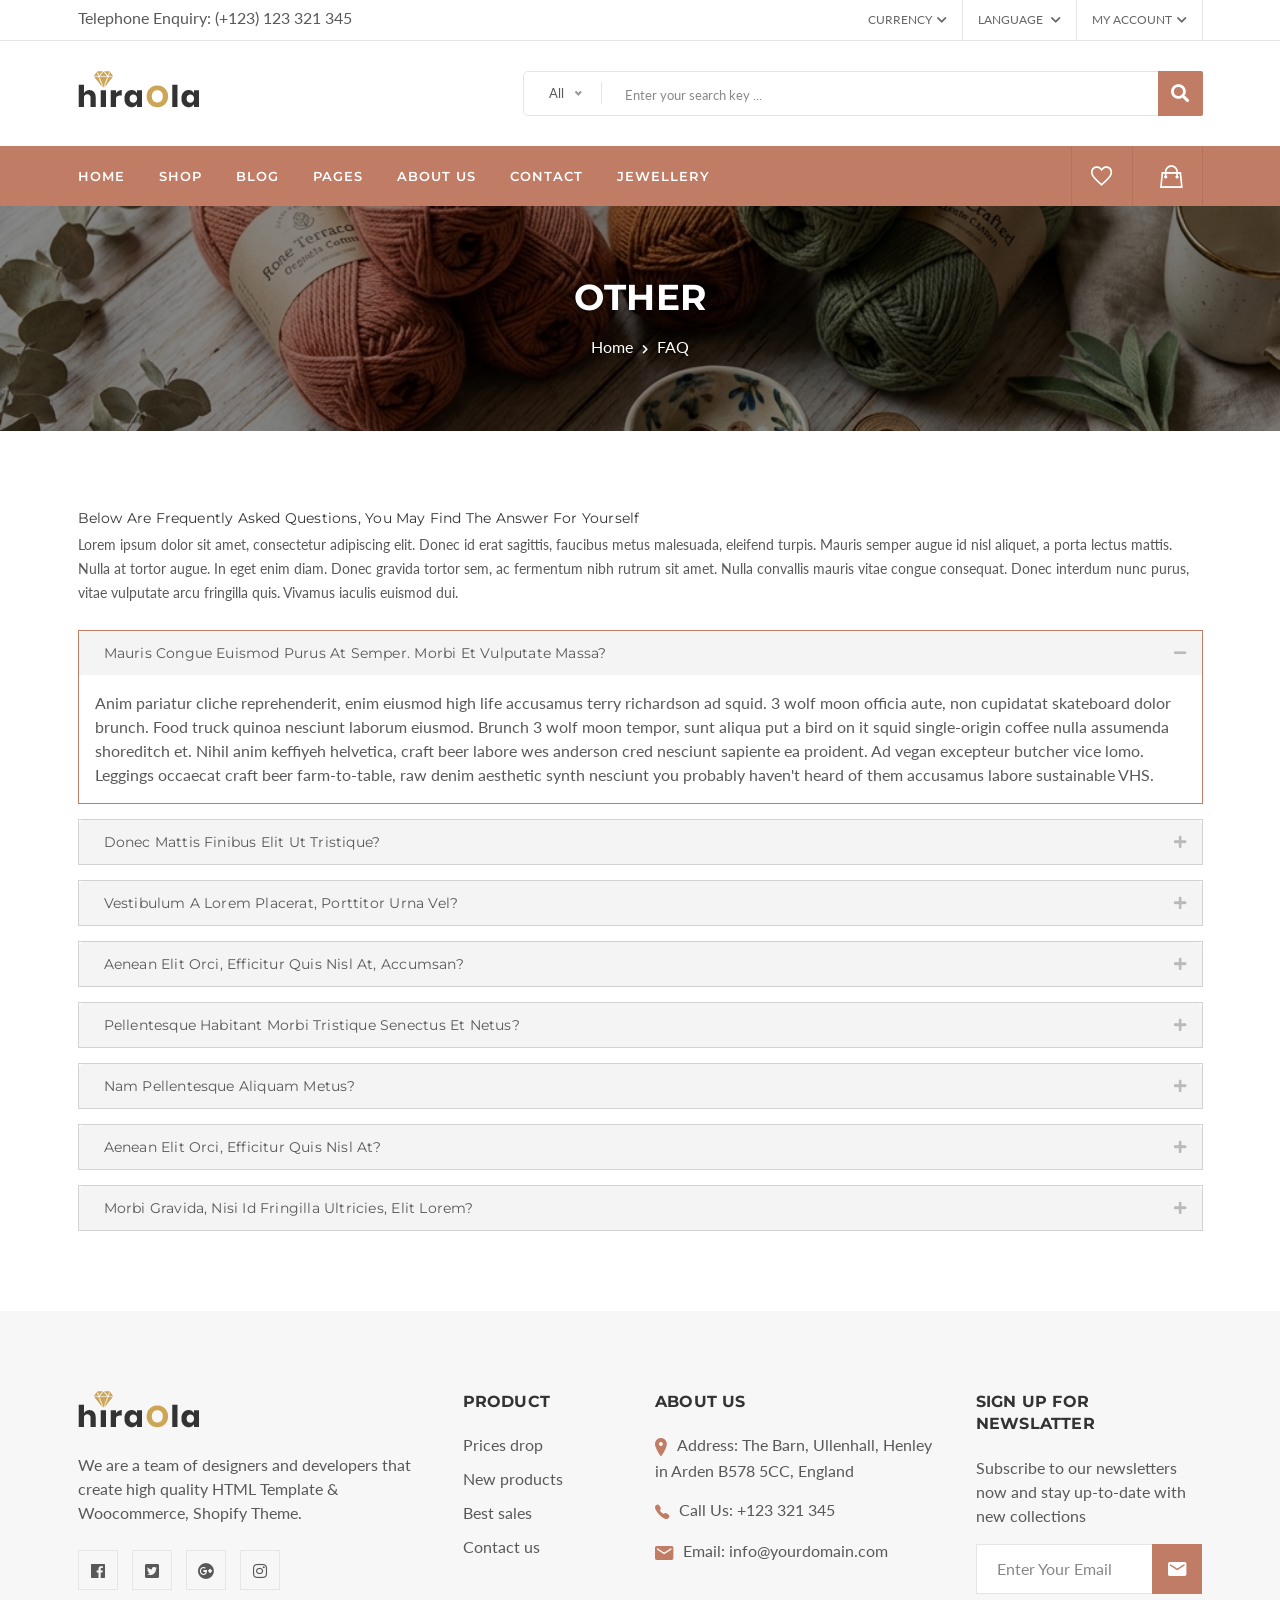
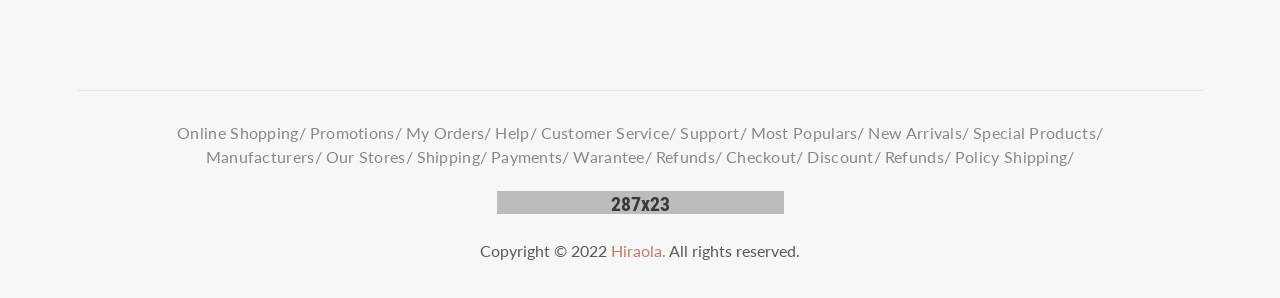
<file: faq.html>
<!doctype html>
<html class="no-js" lang="en">

<head>
    <meta charset="utf-8">
    <meta http-equiv="x-ua-compatible" content="ie=edge">
    <title>FAQ || Hiraola - Jewellery eCommerce Bootstrap 5 Template</title>
    <meta name="robots" content="noindex, follow" />
    <meta name="description" content="">
    <meta name="viewport" content="width=device-width, initial-scale=1, shrink-to-fit=no">
    <!-- Favicon -->
    <link rel="shortcut icon" type="image/x-icon" href="assets/images/favicon.ico">

    <!-- CSS
	============================================ -->

    <!-- Bootstrap CSS -->
    <link rel="stylesheet" href="assets/css/bootstrap.min.css">
    <!-- Fontawesome -->
    <link rel="stylesheet" href="assets/css/font-awesome.min.css">
    <!-- Fontawesome Star -->
    <link rel="stylesheet" href="assets/css/fontawesome-stars.css">
    <!-- Ion Icon -->
    <link rel="stylesheet" href="assets/css/ionicons.min.css">
    <!-- Slick CSS -->
    <link rel="stylesheet" href="assets/css/slick.min.css">
    <!-- Animation -->
    <link rel="stylesheet" href="assets/css/animate.min.css">
    <!-- jQuery Ui -->
    <link rel="stylesheet" href="assets/css/jquery-ui.min.css">
    <!-- Nice Select -->
    <link rel="stylesheet" href="assets/css/nice-select.min.css">
    <!-- Timecircles -->
    <link rel="stylesheet" href="assets/css/timecircles.min.css">

    <!-- Main Style CSS -->
    <link rel="stylesheet" href="assets/css/style.css">
    <!-- <link rel="stylesheet" href="assets/css/style.min.css"> -->

</head>

<body class="template-color-1">

    <div class="main-wrapper">

        <!-- Begin Hiraola's Header Main Area -->
        <header class="header-main_area">
            <div class="header-top_area">
                <div class="container">
                    <div class="row">
                        <div class="col-lg-5">
                            <div class="ht-left_area">
                                <div class="header-shipping_area">
                                    <ul>
                                        <li>
                                            <span>Telephone Enquiry:</span>
                                            <a href="callto://+123123321345">(+123) 123 321 345</a>
                                        </li>
                                    </ul>
                                </div>
                            </div>
                        </div>
                        <div class="col-lg-7">
                            <div class="ht-right_area">
                                <div class="ht-menu">
                                    <ul>
                                        <li><a href="javascript:void(0)">Currency<i class="fa fa-chevron-down"></i></a>
                                            <ul class="ht-dropdown ht-currency">
                                                <li><a href="javascript:void(0)">€ EUR</a></li>
                                                <li class="active"><a href="javascript:void(0)"> Pound Sterling</a></li>
                                                <li><a href="javascript:void(0)">$ Us Dollar</a></li>
                                            </ul>
                                        </li>
                                        <li><a href="javascript:void(0)">Language <i class="fa fa-chevron-down"></i></a>
                                            <ul class="ht-dropdown">
                                                <li class="active"><a href="javascript:void(0)"><img src="assets/images/menu/icon/1.jpg" alt="JB's Language Icon">English</a></li>
                                                <li><a href="javascript:void(0)"><img src="assets/images/menu/icon/2.jpg" alt="JB's Language Icon">Français</a>
                                                </li>
                                            </ul>
                                        </li>
                                        <li><a href="my-account.html">My Account<i class="fa fa-chevron-down"></i></a>
                                            <ul class="ht-dropdown ht-my_account">
                                                <li><a href="javascript:void(0)">Register</a></li>
                                                <li class="active"><a href="javascript:void(0)">Login</a></li>
                                            </ul>
                                        </li>
                                    </ul>
                                </div>
                            </div>
                        </div>
                    </div>
                </div>
            </div>
            <div class="header-middle_area d-none d-lg-block">
                <div class="container">
                    <div class="row">
                        <div class="col-lg-3">
                            <div class="header-logo">
                                <a href="index.html">
                                    <img src="assets/images/menu/logo/1.png" alt="Hiraola's Header Logo">
                                </a>
                            </div>
                        </div>
                        <div class="col-lg-9">
                            <div class="hm-form_area">
                                <form action="#" class="hm-searchbox">
                                    <select class="nice-select select-search-category">
                                        <option value="0">All</option>
                                        <option value="10">Laptops</option>
                                        <option value="17">- - Prime Video</option>
                                        <option value="20">- - - - All Videos</option>
                                        <option value="21">- - - - Blouses</option>
                                        <option value="22">- - - - Evening Dresses</option>
                                        <option value="23">- - - - Summer Dresses</option>
                                        <option value="24">- - - - T-shirts</option>
                                        <option value="25">- - - - Rent or Buy</option>
                                        <option value="26">- - - - Your Watchlist</option>
                                        <option value="27">- - - - Watch Anywhere</option>
                                        <option value="28">- - - - Getting Started</option>
                                        <option value="18">- - - - Computers</option>
                                        <option value="29">- - - - More to Explore</option>
                                        <option value="30">- - - - TV &amp; Video</option>
                                        <option value="31">- - - - Audio &amp; Theater</option>
                                        <option value="32">- - - - Camera, Photo </option>
                                        <option value="33">- - - - Cell Phones</option>
                                        <option value="34">- - - - Headphones</option>
                                        <option value="35">- - - - Video Games</option>
                                        <option value="36">- - - - Wireless Speakers</option>
                                        <option value="19">- - - - Electronics</option>
                                        <option value="37">- - - - Amazon Home</option>
                                        <option value="38">- - - - Kitchen &amp; Dining</option>
                                        <option value="39">- - - - Furniture</option>
                                        <option value="40">- - - - Bed &amp; Bath</option>
                                        <option value="41">- - - - Appliances</option>
                                        <option value="11">TV &amp; Audio</option>
                                        <option value="42">- - Chamcham</option>
                                        <option value="45">- - - - Office</option>
                                        <option value="47">- - - - Gaming</option>
                                        <option value="48">- - - - Chromebook</option>
                                        <option value="49">- - - - Refurbished</option>
                                        <option value="50">- - - - Touchscreen</option>
                                        <option value="51">- - - - Ultrabooks</option>
                                        <option value="52">- - - - Blouses</option>
                                        <option value="43">- - Sanai</option>
                                        <option value="53">- - - - Hard Drives</option>
                                        <option value="54">- - - - Graphic Cards</option>
                                        <option value="55">- - - - Processors (CPU)</option>
                                        <option value="56">- - - - Memory</option>
                                        <option value="57">- - - - Motherboards</option>
                                        <option value="58">- - - - Fans &amp; Cooling</option>
                                        <option value="59">- - - - CD/DVD Drives</option>
                                        <option value="44">- - Meito</option>
                                        <option value="60">- - - - Sound Cards</option>
                                        <option value="61">- - - - Cases &amp; Towers</option>
                                        <option value="62">- - - - Casual Dresses</option>
                                        <option value="63">- - - - Evening Dresses</option>
                                        <option value="64">- - - - T-shirts</option>
                                        <option value="65">- - - - Tops</option>
                                        <option value="12">Smartphone</option>
                                        <option value="66">- - Camera Accessories</option>
                                        <option value="68">- - - - Octa Core</option>
                                        <option value="69">- - - - Quad Core</option>
                                        <option value="70">- - - - Dual Core</option>
                                        <option value="71">- - - - 7.0 Screen</option>
                                        <option value="72">- - - - 9.0 Screen</option>
                                        <option value="73">- - - - Bags &amp; Cases</option>
                                        <option value="67">- - XailStation</option>
                                        <option value="74">- - - - Batteries</option>
                                        <option value="75">- - - - Microphones</option>
                                        <option value="76">- - - - Stabilizers</option>
                                        <option value="77">- - - - Video Tapes</option>
                                        <option value="78">- - - - Memory Card Readers</option>
                                        <option value="79">- - - - Tripods</option>
                                        <option value="13">Cameras</option>
                                        <option value="14">headphone</option>
                                        <option value="15">Smartwatch</option>
                                        <option value="16">Accessories</option>
                                    </select>
                                    <input type="text" placeholder="Enter your search key ...">
                                    <button class="li-btn" type="submit"><i class="fa fa-search"></i></button>
                                </form>
                            </div>
                        </div>
                    </div>
                </div>
            </div>
            <div class="header-bottom_area header-sticky stick">
                <div class="container">
                    <div class="row">
                        <div class="col-md-4 col-sm-4 d-lg-none d-block">
                            <div class="header-logo">
                                <a href="index.html">
                                    <img src="assets/images/menu/logo/2.png" alt="Hiraola's Header Logo">
                                </a>
                            </div>
                        </div>
                        <div class="col-lg-9 d-none d-lg-block position-static">
                            <div class="main-menu_area">
                                <nav>
                                    <ul>
                                        <li class="dropdown-holder"><a href="index.html">Home</a>
                                            <ul class="hm-dropdown">
                                                <li class=""><a href="index.html">Home One</a></li>
                                                <li><a href="index-2.html">Home Two</a></li>
                                                <li><a href="index-3.html">Home Three</a></li>
                                            </ul>
                                        </li>
                                        <li class="megamenu-holder"><a href="shop-left-sidebar.html">Shop</a>
                                            <ul class="hm-megamenu">
                                                <li><span class="megamenu-title">Shop Page Layout</span>
                                                    <ul>
                                                        <li><a href="shop-3-column.html">Grid Fullwidth</a></li>
                                                        <li><a href="shop-left-sidebar.html">Left Sidebar</a></li>
                                                        <li><a href="shop-right-sidebar.html">Right Sidebar</a></li>
                                                        <li><a href="shop-list-fullwidth.html">List Fullwidth</a></li>
                                                        <li><a href="shop-list-left-sidebar.html">List Left Sidebar</a></li>
                                                        <li><a href="shop-list-right-sidebar.html">List Right Sidebar</a>
                                                        </li>
                                                    </ul>
                                                </li>
                                                <li><span class="megamenu-title">Single Product Style</span>
                                                    <ul>
                                                        <li><a href="single-product-gallery-left.html">Gallery Left</a></li>
                                                        <li><a href="single-product-gallery-right.html">Gallery Right</a>
                                                        </li>
                                                        <li><a href="single-product-tab-style-left.html">Tab Style Left</a>
                                                        </li>
                                                        <li><a href="single-product-tab-style-right.html">Tab Style
                                                                Right</a>
                                                        </li>
                                                        <li><a href="single-product-sticky-left.html">Sticky Left</a></li>
                                                        <li><a href="single-product-sticky-right.html">Sticky Right</a></li>
                                                    </ul>
                                                </li>
                                                <li><span class="megamenu-title">Single Product Type</span>
                                                    <ul>
                                                        <li><a href="single-product.html">Single Product</a></li>
                                                        <li><a href="single-product-sale.html">Single Product Sale</a></li>
                                                        <li><a href="single-product-group.html">Single Product Group</a>
                                                        </li>
                                                        <li><a href="single-product-variable.html">Single Product Variable</a>
                                                        </li>
                                                        <li><a href="single-product-affiliate.html">Single Product
                                                                Affiliate</a>
                                                        </li>
                                                        <li><a href="single-product-slider.html">Single Product Slider</a>
                                                        </li>
                                                    </ul>
                                                </li>
                                                <li class="menu-item_img"></li>
                                            </ul>
                                        </li>
                                        <li><a href="blog-left-sidebar.html">Blog</a>
                                            <ul class="hm-dropdown">
                                                <li><a href="blog-left-sidebar.html">Grid View</a>
                                                    <ul class="hm-dropdown hm-sub_dropdown">
                                                        <li><a href="blog-2-column.html">Column Two</a></li>
                                                        <li><a href="blog-3-column.html">Column Three</a></li>
                                                        <li><a href="blog-left-sidebar.html">Left Sidebar</a></li>
                                                        <li><a href="blog-right-sidebar.html">Right Sidebar</a></li>
                                                    </ul>
                                                </li>
                                                <li><a href="blog-list-left-sidebar.html">List View</a>
                                                    <ul class="hm-dropdown hm-sub_dropdown">
                                                        <li><a href="blog-list-fullwidth.html">List Fullwidth</a></li>
                                                        <li><a href="blog-list-left-sidebar.html">List Left Sidebar</a></li>
                                                        <li><a href="blog-list-right-sidebar.html">List Right Sidebar</a>
                                                        </li>
                                                    </ul>
                                                </li>
                                                <li><a href="blog-details-left-sidebar.html">Blog Details</a>
                                                    <ul class="hm-dropdown hm-sub_dropdown">
                                                        <li><a href="blog-details-left-sidebar.html">Left Sidebar</a></li>
                                                        <li><a href="blog-details-right-sidebar.html">Right Sidebar</a></li>
                                                    </ul>
                                                </li>
                                                <li><a href="blog-gallery-format.html">Blog Format</a>
                                                    <ul class="hm-dropdown hm-sub_dropdown">
                                                        <li><a href="blog-gallery-format.html">Gallery Format</a></li>
                                                        <li><a href="blog-audio-format.html">Audio Format</a></li>
                                                        <li><a href="blog-video-format.html">Video Format</a></li>
                                                    </ul>
                                                </li>
                                            </ul>
                                        </li>
                                        <li><a href="index.html">Pages</a>
                                            <ul class="hm-dropdown">
                                                <li><a href="my-account.html">My Account</a></li>
                                                <li><a href="login-register.html">Login | Register</a></li>
                                                <li><a href="wishlist.html">Wishlist</a></li>
                                                <li><a href="cart.html">Cart</a></li>
                                                <li><a href="checkout.html">Checkout</a></li>
                                                <li><a href="compare.html">Compare</a></li>
                                                <li><a href="faq.html">FAQ</a></li>
                                                <li><a href="404.html">404 Error</a></li>
                                                <li><a href="coming-soon_page.html">Comming Soon</a></li>
                                            </ul>
                                        </li>
                                        <li><a href="about-us.html">About Us</a></li>
                                        <li><a href="contact.html">Contact</a></li>
                                        <li><a href="shop-left-sidebar.html">Jewellery</a></li>
                                    </ul>
                                </nav>
                            </div>
                        </div>
                        <div class="col-lg-3 col-md-8 col-sm-8">
                            <div class="header-right_area">
                                <ul>
                                    <li>
                                        <a href="wishlist.html" class="wishlist-btn">
                                            <i class="ion-android-favorite-outline"></i>
                                        </a>
                                    </li>
                                    <li>
                                        <a href="#mobileMenu" class="mobile-menu_btn toolbar-btn color--white d-lg-none d-block">
                                            <i class="ion-navicon"></i>
                                        </a>
                                    </li>
                                    <li>
                                        <a href="#miniCart" class="minicart-btn toolbar-btn">
                                            <i class="ion-bag"></i>
                                        </a>
                                    </li>
                                </ul>
                            </div>
                        </div>
                    </div>
                </div>
            </div>
            <div class="offcanvas-minicart_wrapper" id="miniCart">
                <div class="offcanvas-menu-inner">
                    <a href="#" class="btn-close"><i class="ion-android-close"></i></a>
                    <div class="minicart-content">
                        <div class="minicart-heading">
                            <h4>Shopping Cart</h4>
                        </div>
                        <ul class="minicart-list">
                            <li class="minicart-product">
                                <a class="product-item_remove" href="javascript:void(0)"><i class="ion-android-close"></i></a>
                                <div class="product-item_img">
                                    <img src="assets/images/product/small-size/2-1.jpg" alt="Hiraola's Product Image">
                                </div>
                                <div class="product-item_content">
                                    <a class="product-item_title" href="shop-left-sidebar.html">Magni dolorum vel</a>
                                    <span class="product-item_quantity">1 x $120.80</span>
                                </div>
                            </li>
                            <li class="minicart-product">
                                <a class="product-item_remove" href="javascript:void(0)"><i class="ion-android-close"></i></a>
                                <div class="product-item_img">
                                    <img src="assets/images/product/small-size/2-2.jpg" alt="Hiraola's Product Image">
                                </div>
                                <div class="product-item_content">
                                    <a class="product-item_title" href="shop-left-sidebar.html">Eius accusantium omnis</a>
                                    <span class="product-item_quantity">1 x $120.80</span>
                                </div>
                            </li>
                            <li class="minicart-product">
                                <a class="product-item_remove" href="javascript:void(0)"><i class="ion-android-close"></i></a>
                                <div class="product-item_img">
                                    <img src="assets/images/product/small-size/2-3.jpg" alt="Hiraola's Product Image">
                                </div>
                                <div class="product-item_content">
                                    <a class="product-item_title" href="shop-left-sidebar.html">Aperiam adipisci dolorem</a>
                                    <span class="product-item_quantity">1 x $120.80</span>
                                </div>
                            </li>
                        </ul>
                    </div>
                    <div class="minicart-item_total">
                        <span>Subtotal</span>
                        <span class="ammount">$360.00</span>
                    </div>
                    <div class="minicart-btn_area">
                        <a href="cart.html" class="hiraola-btn hiraola-btn_dark hiraola-btn_fullwidth">Minicart</a>
                    </div>
                    <div class="minicart-btn_area">
                        <a href="checkout.html" class="hiraola-btn hiraola-btn_dark hiraola-btn_fullwidth">Checkout</a>
                    </div>
                </div>
            </div>
            <div class="mobile-menu_wrapper" id="mobileMenu">
                <div class="offcanvas-menu-inner">
                    <div class="container">
                        <a href="#" class="btn-close"><i class="ion-android-close"></i></a>
                        <div class="offcanvas-inner_search">
                            <form action="#" class="hm-searchbox">
                                <input type="text" placeholder="Search for item...">
                                <button class="search_btn" type="submit"><i class="ion-ios-search-strong"></i></button>
                            </form>
                        </div>
                        <nav class="offcanvas-navigation">
                            <ul class="mobile-menu">
                                <li class="menu-item-has-children active"><a href="#"><span class="mm-text">Home</span></a>
                                    <ul class="sub-menu">
                                        <li>
                                            <a href="index.html">
                                                <span class="mm-text">Home One</span>
                                            </a>
                                        </li>
                                        <li>
                                            <a href="index-2.html">
                                                <span class="mm-text">Home Two</span>
                                            </a>
                                        </li>
                                        <li>
                                            <a href="index-3.html">
                                                <span class="mm-text">Home Three</span>
                                            </a>
                                        </li>
                                    </ul>
                                </li>
                                <li class="menu-item-has-children">
                                    <a href="#">
                                        <span class="mm-text">Shop</span>
                                    </a>
                                    <ul class="sub-menu">
                                        <li class="menu-item-has-children">
                                            <a href="#">
                                                <span class="mm-text">Grid View</span>
                                            </a>
                                            <ul class="sub-menu">
                                                <li>
                                                    <a href="shop-3-column.html">
                                                        <span class="mm-text">Column Three</span>
                                                    </a>
                                                </li>
                                                <li>
                                                    <a href="shop-4-column.html">
                                                        <span class="mm-text">Column Four</span>
                                                    </a>
                                                </li>
                                                <li>
                                                    <a href="shop-left-sidebar.html">
                                                        <span class="mm-text">Left Sidebar</span>
                                                    </a>
                                                </li>
                                                <li>
                                                    <a href="shop-right-sidebar.html">
                                                        <span class="mm-text">Right Sidebar</span>
                                                    </a>
                                                </li>
                                            </ul>
                                        </li>
                                        <li class="menu-item-has-children">
                                            <a href="#">
                                                <span class="mm-text">Shop List</span>
                                            </a>
                                            <ul class="sub-menu">
                                                <li>
                                                    <a href="shop-list-fullwidth.html">
                                                        <span class="mm-text">Full Width</span>
                                                    </a>
                                                </li>
                                                <li>
                                                    <a href="shop-list-left-sidebar.html">
                                                        <span class="mm-text">Left Sidebar</span>
                                                    </a>
                                                </li>
                                                <li>
                                                    <a href="shop-list-right-sidebar.html">
                                                        <span class="mm-text">Right Sidebar</span>
                                                    </a>
                                                </li>
                                            </ul>
                                        </li>
                                        <li class="menu-item-has-children">
                                            <a href="#">
                                                <span class="mm-text">Single Product Style</span>
                                            </a>
                                            <ul class="sub-menu">
                                                <li>
                                                    <a href="single-product-gallery-left.html">
                                                        <span class="mm-text">Gallery Left</span>
                                                    </a>
                                                </li>
                                                <li>
                                                    <a href="single-product-gallery-right.html">
                                                        <span class="mm-text">Gallery Right</span>
                                                    </a>
                                                </li>
                                                <li>
                                                    <a href="single-product-tab-style-left.html">
                                                        <span class="mm-text">Tab Style Left</span>
                                                    </a>
                                                </li>
                                                <li>
                                                    <a href="single-product-tab-style-right.html">
                                                        <span class="mm-text">Tab Style Right</span>
                                                    </a>
                                                </li>
                                                <li>
                                                    <a href="single-product-sticky-left.html">
                                                        <span class="mm-text">Sticky Left</span>
                                                    </a>
                                                </li>
                                                <li>
                                                    <a href="single-product-sticky-right.html">
                                                        <span class="mm-text">Sticky Right</span>
                                                    </a>
                                                </li>
                                            </ul>
                                        </li>
                                        <li class="menu-item-has-children">
                                            <a href="#">
                                                <span class="mm-text">Single Product Type</span>
                                            </a>
                                            <ul class="sub-menu">
                                                <li>
                                                    <a href="single-product.html">
                                                        <span class="mm-text">Single Product</span>
                                                    </a>
                                                </li>
                                                <li>
                                                    <a href="single-product-sale.html">
                                                        <span class="mm-text">Single Product Sale</span>
                                                    </a>
                                                </li>
                                                <li>
                                                    <a href="single-product-group.html">
                                                        <span class="mm-text">Single Product Group</span>
                                                    </a>
                                                </li>
                                                <li>
                                                    <a href="single-product-variable.html">
                                                        <span class="mm-text">Single Product Variable</span>
                                                    </a>
                                                </li>
                                                <li>
                                                    <a href="single-product-affiliate.html">
                                                        <span class="mm-text">Single Product Affiliate</span>
                                                    </a>
                                                </li>
                                                <li>
                                                    <a href="single-product-slider.html">
                                                        <span class="mm-text">Single Product Slider</span>
                                                    </a>
                                                </li>
                                            </ul>
                                        </li>
                                    </ul>
                                </li>
                                <li class="menu-item-has-children">
                                    <a href="#">
                                        <span class="mm-text">Blog</span>
                                    </a>
                                    <ul class="sub-menu">
                                        <li class="menu-item-has-children has-children">
                                            <a href="#">
                                                <span class="mm-text">Grid View</span>
                                            </a>
                                            <ul class="sub-menu">
                                                <li>
                                                    <a href="blog-2-column.html">
                                                        <span class="mm-text">Column Two</span>
                                                    </a>
                                                </li>
                                                <li>
                                                    <a href="blog-3-column.html">
                                                        <span class="mm-text">Column Three</span>
                                                    </a>
                                                </li>
                                                <li>
                                                    <a href="blog-left-sidebar.html">
                                                        <span class="mm-text">Left Sidebar</span>
                                                    </a>
                                                </li>
                                                <li>
                                                    <a href="blog-right-sidebar.html">
                                                        <span class="mm-text">Right Sidebar</span>
                                                    </a>
                                                </li>
                                            </ul>
                                        </li>
                                        <li class="menu-item-has-children has-children">
                                            <a href="#">
                                                <span class="mm-text">List View</span>
                                            </a>
                                            <ul class="sub-menu">
                                                <li>
                                                    <a href="blog-list-fullwidth.html">
                                                        <span class="mm-text">List Fullwidth</span>
                                                    </a>
                                                </li>
                                                <li>
                                                    <a href="blog-list-left-sidebar.html">
                                                        <span class="mm-text">List Left Sidebar</span>
                                                    </a>
                                                </li>
                                                <li>
                                                    <a href="blog-list-right-sidebar.html">
                                                        <span class="mm-text">List Right Sidebar</span>
                                                    </a>
                                                </li>
                                            </ul>
                                        </li>
                                        <li class="menu-item-has-children has-children">
                                            <a href="#">
                                                <span class="mm-text">Blog Details</span>
                                            </a>
                                            <ul class="sub-menu">
                                                <li>
                                                    <a href="blog-details-left-sidebar.html">
                                                        <span class="mm-text">Left Sidebar</span>
                                                    </a>
                                                </li>
                                                <li>
                                                    <a href="blog-details-right-sidebar.html">
                                                        <span class="mm-text">Right Sidebar</span>
                                                    </a>
                                                </li>
                                            </ul>
                                        </li>
                                        <li class="menu-item-has-children has-children">
                                            <a href="#">
                                                <span class="mm-text">Blog Format</span>
                                            </a>
                                            <ul class="sub-menu">
                                                <li>
                                                    <a href="blog-gallery-format.html">
                                                        <span class="mm-text">Gallery Format</span>
                                                    </a>
                                                </li>
                                                <li>
                                                    <a href="blog-audio-format.html">
                                                        <span class="mm-text">Audio Format</span>
                                                    </a>
                                                </li>
                                                <li>
                                                    <a href="blog-video-format.html">
                                                        <span class="mm-text">Video Format</span>
                                                    </a>
                                                </li>
                                            </ul>
                                        </li>
                                    </ul>
                                </li>
                                <li class="menu-item-has-children">
                                    <a href="#">
                                        <span class="mm-text">Pages</span>
                                    </a>
                                    <ul class="sub-menu">
                                        <li>
                                            <a href="my-account.html">
                                                <span class="mm-text">My Account</span>
                                            </a>
                                        </li>
                                        <li>
                                            <a href="login-register.html">
                                                <span class="mm-text">Login | Register</span>
                                            </a>
                                        </li>
                                        <li>
                                            <a href="wishlist.html">
                                                <span class="mm-text">Wishlist</span>
                                            </a>
                                        </li>
                                        <li>
                                            <a href="cart.html">
                                                <span class="mm-text">Cart</span>
                                            </a>
                                        </li>
                                        <li>
                                            <a href="checkout.html">
                                                <span class="mm-text">Checkout</span>
                                            </a>
                                        </li>
                                        <li>
                                            <a href="compare.html">
                                                <span class="mm-text">Compare</span>
                                            </a>
                                        </li>
                                        <li>
                                            <a href="faq.html">
                                                <span class="mm-text">FAQ</span>
                                            </a>
                                        </li>
                                        <li>
                                            <a href="404.html">
                                                <span class="mm-text">Error 404</span>
                                            </a>
                                        </li>
                                        <li>
                                            <a href="coming-soon_page.html">
                                                <span class="mm-text">Comming Soon</span>
                                            </a>
                                        </li>
                                    </ul>
                                </li>
                            </ul>
                        </nav>
                        <nav class="offcanvas-navigation user-setting_area">
                            <ul class="mobile-menu">
                                <li class="menu-item-has-children active">
                                    <a href="#">
                                        <span class="mm-text">User
                                        Setting
                                    </span>
                                    </a>
                                    <ul class="sub-menu">
                                        <li>
                                            <a href="my-account.html">
                                                <span class="mm-text">My Account</span>
                                            </a>
                                        </li>
                                        <li>
                                            <a href="login-register.html">
                                                <span class="mm-text">Login | Register</span>
                                            </a>
                                        </li>
                                    </ul>
                                </li>
                                <li class="menu-item-has-children"><a href="#"><span class="mm-text">Currency</span></a>
                                    <ul class="sub-menu">
                                        <li>
                                            <a href="javascript:void(0)">
                                                <span class="mm-text">EUR €</span>
                                            </a>
                                        </li>
                                        <li>
                                            <a href="javascript:void(0)">
                                                <span class="mm-text">USD $</span>
                                            </a>
                                        </li>
                                    </ul>
                                </li>
                                <li class="menu-item-has-children"><a href="#"><span class="mm-text">Language</span></a>
                                    <ul class="sub-menu">
                                        <li>
                                            <a href="javascript:void(0)">
                                                <span class="mm-text">English</span>
                                            </a>
                                        </li>
                                        <li>
                                            <a href="javascript:void(0)">
                                                <span class="mm-text">Français</span>
                                            </a>
                                        </li>
                                        <li>
                                            <a href="javascript:void(0)">
                                                <span class="mm-text">Romanian</span>
                                            </a>
                                        </li>
                                        <li>
                                            <a href="javascript:void(0)">
                                                <span class="mm-text">Japanese</span>
                                            </a>
                                        </li>
                                    </ul>
                                </li>
                            </ul>
                        </nav>
                    </div>
                </div>
            </div>
        </header>
        <!-- Hiraola's Header Main Area End Here -->

        <!-- Begin Hiraola's Breadcrumb Area -->
        <div class="breadcrumb-area">
            <div class="container">
                <div class="breadcrumb-content">
                    <h2>Other</h2>
                    <ul>
                        <li><a href="index.html">Home</a></li>
                        <li class="active">FAQ</li>
                    </ul>
                </div>
            </div>
        </div>
        <!-- Hiraola's Breadcrumb Area End Here -->
        <!-- Begin Hiraola's Frequently Area -->
        <div class="frequently-area">
            <div class="container">
                <div class="row">
                    <div class="col-md-12">
                        <div class="frequently-content">
                            <div class="frequently-desc">
                                <h3>Below are frequently asked questions, you may find the answer for yourself</h3>
                                <p>Lorem ipsum dolor sit amet, consectetur adipiscing elit. Donec id erat sagittis, faucibus
                                    metus malesuada, eleifend turpis. Mauris semper augue id nisl aliquet, a porta lectus
                                    mattis. Nulla at tortor augue. In eget enim diam. Donec gravida tortor sem, ac fermentum
                                    nibh rutrum sit amet. Nulla convallis mauris vitae congue consequat. Donec interdum nunc
                                    purus, vitae vulputate arcu fringilla quis. Vivamus iaculis euismod dui.</p>
                            </div>
                        </div>
                        <!-- Begin Frequently Accordin -->
                        <div class="frequently-accordion">
                            <div id="accordion">
                                <div class="card actives">
                                    <div class="card-header" id="headingOne">
                                        <h5 class="mb-0">
                                            <a href="javascript:void(0)" class="" data-bs-toggle="collapse" data-bs-target="#collapseOne" aria-expanded="true" aria-controls="collapseOne">
                                                Mauris congue euismod purus at semper. Morbi et vulputate massa?
                                            </a>
                                        </h5>
                                    </div>
                                    <div id="collapseOne" class="collapse show" aria-labelledby="headingOne" data-bs-parent="#accordion">
                                        <div class="card-body">
                                            Anim pariatur cliche reprehenderit, enim eiusmod high life accusamus terry
                                            richardson ad squid. 3 wolf moon officia aute, non cupidatat skateboard dolor
                                            brunch. Food truck quinoa nesciunt laborum eiusmod. Brunch 3 wolf moon tempor, sunt
                                            aliqua put a bird on it squid single-origin coffee nulla assumenda shoreditch et.
                                            Nihil anim keffiyeh helvetica, craft beer labore wes anderson cred nesciunt sapiente
                                            ea proident. Ad vegan excepteur butcher vice lomo. Leggings occaecat craft beer
                                            farm-to-table, raw denim aesthetic synth nesciunt you probably haven't heard of them
                                            accusamus labore sustainable VHS.
                                        </div>
                                    </div>
                                </div>
                                <div class="card">
                                    <div class="card-header" id="headingTwo">
                                        <h5 class="mb-0">
                                            <a href="javascript:void(0)" class="collapsed" data-bs-toggle="collapse" data-bs-target="#collapseTwo" aria-expanded="false" aria-controls="collapseTwo">
                                                Donec mattis finibus elit ut tristique?
                                            </a>
                                        </h5>
                                    </div>
                                    <div id="collapseTwo" class="collapse" aria-labelledby="headingTwo" data-bs-parent="#accordion">
                                        <div class="card-body">
                                            Anim pariatur cliche reprehenderit, enim eiusmod high life accusamus terry
                                            richardson ad squid. 3 wolf moon officia aute, non cupidatat skateboard dolor
                                            brunch. Food truck quinoa nesciunt laborum eiusmod. Brunch 3 wolf moon tempor, sunt
                                            aliqua put a bird on it squid single-origin coffee nulla assumenda shoreditch et.
                                            Nihil anim keffiyeh helvetica, craft beer labore wes anderson cred nesciunt sapiente
                                            ea proident. Ad vegan excepteur butcher vice lomo. Leggings occaecat craft beer
                                            farm-to-table, raw denim aesthetic synth nesciunt you probably haven't heard of them
                                            accusamus labore sustainable VHS.
                                        </div>
                                    </div>
                                </div>
                                <div class="card">
                                    <div class="card-header" id="headingThree">
                                        <h5 class="mb-0">
                                            <a href="javascript:void(0)" class="collapsed" data-bs-toggle="collapse" data-bs-target="#collapseThree" aria-expanded="false" aria-controls="collapseThree">
                                                Vestibulum a lorem placerat, porttitor urna vel?
                                            </a>
                                        </h5>
                                    </div>
                                    <div id="collapseThree" class="collapse" aria-labelledby="headingThree" data-bs-parent="#accordion">
                                        <div class="card-body">
                                            Anim pariatur cliche reprehenderit, enim eiusmod high life accusamus terry
                                            richardson ad squid. 3 wolf moon officia aute, non cupidatat skateboard dolor
                                            brunch. Food truck quinoa nesciunt laborum eiusmod. Brunch 3 wolf moon tempor, sunt
                                            aliqua put a bird on it squid single-origin coffee nulla assumenda shoreditch et.
                                            Nihil anim keffiyeh helvetica, craft beer labore wes anderson cred nesciunt sapiente
                                            ea proident. Ad vegan excepteur butcher vice lomo. Leggings occaecat craft beer
                                            farm-to-table, raw denim aesthetic synth nesciunt you probably haven't heard of them
                                            accusamus labore sustainable VHS.
                                        </div>
                                    </div>
                                </div>
                                <div class="card">
                                    <div class="card-header" id="headingFour">
                                        <h5 class="mb-0">
                                            <a href="javascript:void(0)" class="collapsed" data-bs-toggle="collapse" data-bs-target="#collapseFour" aria-expanded="false" aria-controls="collapseFour">
                                                Aenean elit orci, efficitur quis nisl at, accumsan?
                                            </a>
                                        </h5>
                                    </div>
                                    <div id="collapseFour" class="collapse" aria-labelledby="headingFour" data-bs-parent="#accordion">
                                        <div class="card-body">
                                            Anim pariatur cliche reprehenderit, enim eiusmod high life accusamus terry
                                            richardson ad squid. 3 wolf moon officia aute, non cupidatat skateboard dolor
                                            brunch. Food truck quinoa nesciunt laborum eiusmod. Brunch 3 wolf moon tempor, sunt
                                            aliqua put a bird on it squid single-origin coffee nulla assumenda shoreditch et.
                                            Nihil anim keffiyeh helvetica, craft beer labore wes anderson cred nesciunt sapiente
                                            ea proident. Ad vegan excepteur butcher vice lomo. Leggings occaecat craft beer
                                            farm-to-table, raw denim aesthetic synth nesciunt you probably haven't heard of them
                                            accusamus labore sustainable VHS.
                                        </div>
                                    </div>
                                </div>
                                <div class="card">
                                    <div class="card-header" id="headingFive">
                                        <h5 class="mb-0">
                                            <a href="javascript:void(0)" class="collapsed" data-bs-toggle="collapse" data-bs-target="#collapseFive" aria-expanded="false" aria-controls="collapseFive">
                                                Pellentesque habitant morbi tristique senectus et netus?
                                            </a>
                                        </h5>
                                    </div>
                                    <div id="collapseFive" class="collapse" aria-labelledby="headingFive" data-bs-parent="#accordion">
                                        <div class="card-body">
                                            Anim pariatur cliche reprehenderit, enim eiusmod high life accusamus terry
                                            richardson ad squid. 3 wolf moon officia aute, non cupidatat skateboard dolor
                                            brunch. Food truck quinoa nesciunt laborum eiusmod. Brunch 3 wolf moon tempor, sunt
                                            aliqua put a bird on it squid single-origin coffee nulla assumenda shoreditch et.
                                            Nihil anim keffiyeh helvetica, craft beer labore wes anderson cred nesciunt sapiente
                                            ea proident. Ad vegan excepteur butcher vice lomo. Leggings occaecat craft beer
                                            farm-to-table, raw denim aesthetic synth nesciunt you probably haven't heard of them
                                            accusamus labore sustainable VHS.
                                        </div>
                                    </div>
                                </div>
                                <div class="card">
                                    <div class="card-header" id="headingSix">
                                        <h5 class="mb-0">
                                            <a href="javascript:void(0)" class="collapsed" data-bs-toggle="collapse" data-bs-target="#collapseSix" aria-expanded="false" aria-controls="collapseSix">
                                                Nam pellentesque aliquam metus?
                                            </a>
                                        </h5>
                                    </div>
                                    <div id="collapseSix" class="collapse" aria-labelledby="headingSix" data-bs-parent="#accordion">
                                        <div class="card-body">
                                            Anim pariatur cliche reprehenderit, enim eiusmod high life accusamus terry
                                            richardson ad squid. 3 wolf moon officia aute, non cupidatat skateboard dolor
                                            brunch. Food truck quinoa nesciunt laborum eiusmod. Brunch 3 wolf moon tempor, sunt
                                            aliqua put a bird on it squid single-origin coffee nulla assumenda shoreditch et.
                                            Nihil anim keffiyeh helvetica, craft beer labore wes anderson cred nesciunt sapiente
                                            ea proident. Ad vegan excepteur butcher vice lomo. Leggings occaecat craft beer
                                            farm-to-table, raw denim aesthetic synth nesciunt you probably haven't heard of them
                                            accusamus labore sustainable VHS.
                                        </div>
                                    </div>
                                </div>
                                <div class="card">
                                    <div class="card-header" id="headingSeven">
                                        <h5 class="mb-0">
                                            <a href="javascript:void(0)" class="collapsed" data-bs-toggle="collapse" data-bs-target="#collapseSeven" aria-expanded="false" aria-controls="collapseSeven">
                                                Aenean elit orci, efficitur quis nisl at?
                                            </a>
                                        </h5>
                                    </div>
                                    <div id="collapseSeven" class="collapse" aria-labelledby="headingSeven" data-bs-parent="#accordion">
                                        <div class="card-body">
                                            Anim pariatur cliche reprehenderit, enim eiusmod high life accusamus terry
                                            richardson ad squid. 3 wolf moon officia aute, non cupidatat skateboard dolor
                                            brunch. Food truck quinoa nesciunt laborum eiusmod. Brunch 3 wolf moon tempor, sunt
                                            aliqua put a bird on it squid single-origin coffee nulla assumenda shoreditch et.
                                            Nihil anim keffiyeh helvetica, craft beer labore wes anderson cred nesciunt sapiente
                                            ea proident. Ad vegan excepteur butcher vice lomo. Leggings occaecat craft beer
                                            farm-to-table, raw denim aesthetic synth nesciunt you probably haven't heard of them
                                            accusamus labore sustainable VHS.
                                        </div>
                                    </div>
                                </div>
                                <div class="card">
                                    <div class="card-header" id="headingEight">
                                        <h5 class="mb-0">
                                            <a href="javascript:void(0)" class="collapsed" data-bs-toggle="collapse" data-bs-target="#collapseEight" aria-expanded="false" aria-controls="collapseEight">
                                                Morbi gravida, nisi id fringilla ultricies, elit lorem?
                                            </a>
                                        </h5>
                                    </div>
                                    <div id="collapseEight" class="collapse" aria-labelledby="headingEight" data-bs-parent="#accordion">
                                        <div class="card-body">
                                            Anim pariatur cliche reprehenderit, enim eiusmod high life accusamus terry
                                            richardson ad squid. 3 wolf moon officia aute, non cupidatat skateboard dolor
                                            brunch. Food truck quinoa nesciunt laborum eiusmod. Brunch 3 wolf moon tempor, sunt
                                            aliqua put a bird on it squid single-origin coffee nulla assumenda shoreditch et.
                                            Nihil anim keffiyeh helvetica, craft beer labore wes anderson cred nesciunt sapiente
                                            ea proident. Ad vegan excepteur butcher vice lomo. Leggings occaecat craft beer
                                            farm-to-table, raw denim aesthetic synth nesciunt you probably haven't heard of them
                                            accusamus labore sustainable VHS.
                                        </div>
                                    </div>
                                </div>
                            </div>
                        </div>
                        <!--Frequently Accordin End Here -->
                    </div>
                </div>
            </div>
        </div>
        <!-- Hiraola's Frequently Area End Here -->
        <!-- Begin Hiraola's Footer Area -->
        <div class="hiraola-footer_area">
            <div class="footer-top_area">
                <div class="container">
                    <div class="row">
                        <div class="col-lg-4">
                            <div class="footer-widgets_info">

                                <div class="footer-widgets_logo">
                                    <a href="#">
                                        <img src="assets/images/footer/logo/1.png" alt="Hiraola's Footer Logo">
                                    </a>
                                </div>

                                <div class="widget-short_desc">
                                    <p>We are a team of designers and developers that create high quality HTML Template &
                                        Woocommerce, Shopify Theme.
                                    </p>
                                </div>
                                <div class="hiraola-social_link">
                                    <ul>
                                        <li class="facebook">
                                            <a href="https://www.facebook.com" data-bs-toggle="tooltip" target="_blank" title="Facebook">
                                                <i class="fab fa-facebook"></i>
                                            </a>
                                        </li>
                                        <li class="twitter">
                                            <a href="https://twitter.com" data-bs-toggle="tooltip" target="_blank" title="Twitter">
                                                <i class="fab fa-twitter-square"></i>
                                            </a>
                                        </li>
                                        <li class="google-plus">
                                            <a href="https://www.plus.google.com/discover" data-bs-toggle="tooltip" target="_blank" title="Google Plus">
                                                <i class="fab fa-google-plus"></i>
                                            </a>
                                        </li>
                                        <li class="instagram">
                                            <a href="https://rss.com" data-bs-toggle="tooltip" target="_blank" title="Instagram">
                                                <i class="fab fa-instagram"></i>
                                            </a>
                                        </li>
                                    </ul>
                                </div>
                            </div>
                        </div>
                        <div class="col-lg-8">
                            <div class="footer-widgets_area">
                                <div class="row">
                                    <div class="col-lg-3">
                                        <div class="footer-widgets_title">
                                            <h6>Product</h6>
                                        </div>
                                        <div class="footer-widgets">
                                            <ul>
                                                <li><a href="#">Prices drop</a></li>
                                                <li><a href="#">New products</a></li>
                                                <li><a href="#">Best sales</a></li>
                                                <li><a href="#">Contact us</a></li>
                                            </ul>
                                        </div>
                                    </div>
                                    <div class="col-lg-5">
                                        <div class="footer-widgets_info">
                                            <div class="footer-widgets_title">
                                                <h6>About Us</h6>
                                            </div>
                                            <div class="widgets-essential_stuff">
                                                <ul>
                                                    <li class="hiraola-address"><i
                                                    class="ion-ios-location"></i><span>Address:</span> The Barn,
                                                        Ullenhall, Henley
                                                        in
                                                        Arden B578 5CC, England</li>
                                                    <li class="hiraola-phone"><i class="ion-ios-telephone"></i><span>Call
                                                    Us:</span> <a href="tel://+123123321345">+123 321 345</a>
                                                    </li>
                                                    <li class="hiraola-email"><i
                                                    class="ion-android-mail"></i><span>Email:</span> <a href="mailto://info@yourdomain.com">info@yourdomain.com</a></li>
                                                </ul>
                                            </div>
                                        </div>
                                    </div>
                                    <div class="col-lg-4">
                                        <div class="instagram-container footer-widgets_area">
                                            <div class="footer-widgets_title">
                                                <h6>Sign Up For Newslatter</h6>
                                            </div>
                                            <div class="widget-short_desc">
                                                <p>Subscribe to our newsletters now and stay up-to-date with new collections</p>
                                            </div>
                                            <div class="newsletter-form_wrap">
                                                <form class="subscribe-form" id="mc-form" action="#">
                                                    <input class="newsletter-input" id="mc-email" type="email" autocomplete="off" name="Enter Your Email" value="Enter Your Email" onblur="if(this.value==''){this.value='Enter Your Email'}" onfocus="if(this.value=='Enter Your Email'){this.value=''}">
                                                    <button class="newsletter-btn" id="mc-submit">
                                                        <i class="ion-android-mail"></i>
                                                    </button>
                                                </form>
                                                <!-- Mailchimp Alerts -->
                                                <div class="mailchimp-alerts mt-3">
                                                    <div class="mailchimp-submitting"></div>
                                                    <div class="mailchimp-success"></div>
                                                    <div class="mailchimp-error"></div>
                                                </div>
                                            </div>
                                        </div>
                                    </div>
                                </div>
                            </div>
                        </div>
                    </div>
                </div>
            </div>
            <div class="footer-bottom_area">
                <div class="container">
                    <div class="footer-bottom_nav">
                        <div class="row">
                            <div class="col-lg-12">
                                <div class="footer-links">
                                    <ul>
                                        <li><a href="#">Online Shopping</a></li>
                                        <li><a href="#">Promotions</a></li>
                                        <li><a href="#">My Orders</a></li>
                                        <li><a href="#">Help</a></li>
                                        <li><a href="#">Customer Service</a></li>
                                        <li><a href="#">Support</a></li>
                                        <li><a href="#">Most Populars</a></li>
                                        <li><a href="#">New Arrivals</a></li>
                                        <li><a href="#">Special Products</a></li>
                                        <li><a href="#">Manufacturers</a></li>
                                        <li><a href="#">Our Stores</a></li>
                                        <li><a href="#">Shipping</a></li>
                                        <li><a href="#">Payments</a></li>
                                        <li><a href="#">Warantee</a></li>
                                        <li><a href="#">Refunds</a></li>
                                        <li><a href="#">Checkout</a></li>
                                        <li><a href="#">Discount</a></li>
                                        <li><a href="#">Refunds</a></li>
                                        <li><a href="#">Policy Shipping</a></li>
                                    </ul>
                                </div>
                            </div>
                            <div class="col-lg-12">
                                <div class="payment">
                                    <a href="#">
                                        <img src="assets/images/footer/payment/1.png" alt="Hiraola's Payment Method">
                                    </a>
                                </div>
                            </div>
                            <div class="col-lg-12">
                                <div class="copyright">
                                    <span>Copyright &copy; 2022 <a href="index.html">Hiraola.</a> All rights reserved.</span>
                                </div>
                            </div>
                        </div>
                    </div>
                </div>
            </div>
        </div>
        <!-- Hiraola's Footer Area End Here -->

    </div>

    <!-- JS
============================================ -->

    <!-- jQuery JS -->
    <script src="assets/js/vendor/jquery-3.6.0.min.js"></script>
    <script src="assets/js/vendor/jquery-migrate-3.3.2.min.js"></script>
    <!-- Modernizer JS -->
    <script src="assets/js/vendor/modernizr-3.11.2.min.js"></script>
    <!-- Bootstrap JS -->
    <script src="assets/js/vendor/bootstrap.bundle.min.js"></script>

    <!-- Slick Slider JS -->
    <script src="assets/js/plugins/slick.min.js"></script>
    <!-- Countdown JS -->
    <script src="assets/js/plugins/countdown.min.js"></script>
    <!-- Barrating JS -->
    <script src="assets/js/plugins/jquery.barrating.min.js"></script>
    <!-- Counterup JS -->
    <script src="assets/js/plugins/jquery.counterup.min.js"></script>
    <!-- Waypoints -->
    <script src="assets/js/plugins/waypoints.min.js"></script>
    <!-- Nice Select JS -->
    <script src="assets/js/plugins/jquery.nice-select.min.js"></script>
    <!-- Sticky Sidebar JS -->
    <script src="assets/js/plugins/jquery.sticky-sidebar.js"></script>
    <!-- Jquery-ui JS -->
    <script src="assets/js/plugins/jquery-ui.min.js"></script>
    <!-- Scroll Top JS -->
    <script src="assets/js/plugins/scroll-top.min.js"></script>
    <!-- Theia Sticky Sidebar JS -->
    <script src="assets/js/plugins/theia-sticky-sidebar.min.js"></script>
    <!-- ElevateZoom JS -->
    <script src="assets/js/plugins/jquery.elevateZoom-3.0.8.min.js"></script>
    <!-- Timecircles JS -->
    <script src="assets/js/plugins/timecircles.min.js"></script>
    <!-- Mailchimp Ajax JS -->
    <script src="assets/js/plugins/mailchimp-ajax.js"></script>

    <!-- Main JS -->
    <script src="assets/js/main.js"></script>
    <!-- <script src="assets/js/main.min.js"></script> -->

</body>

</html>
</file>
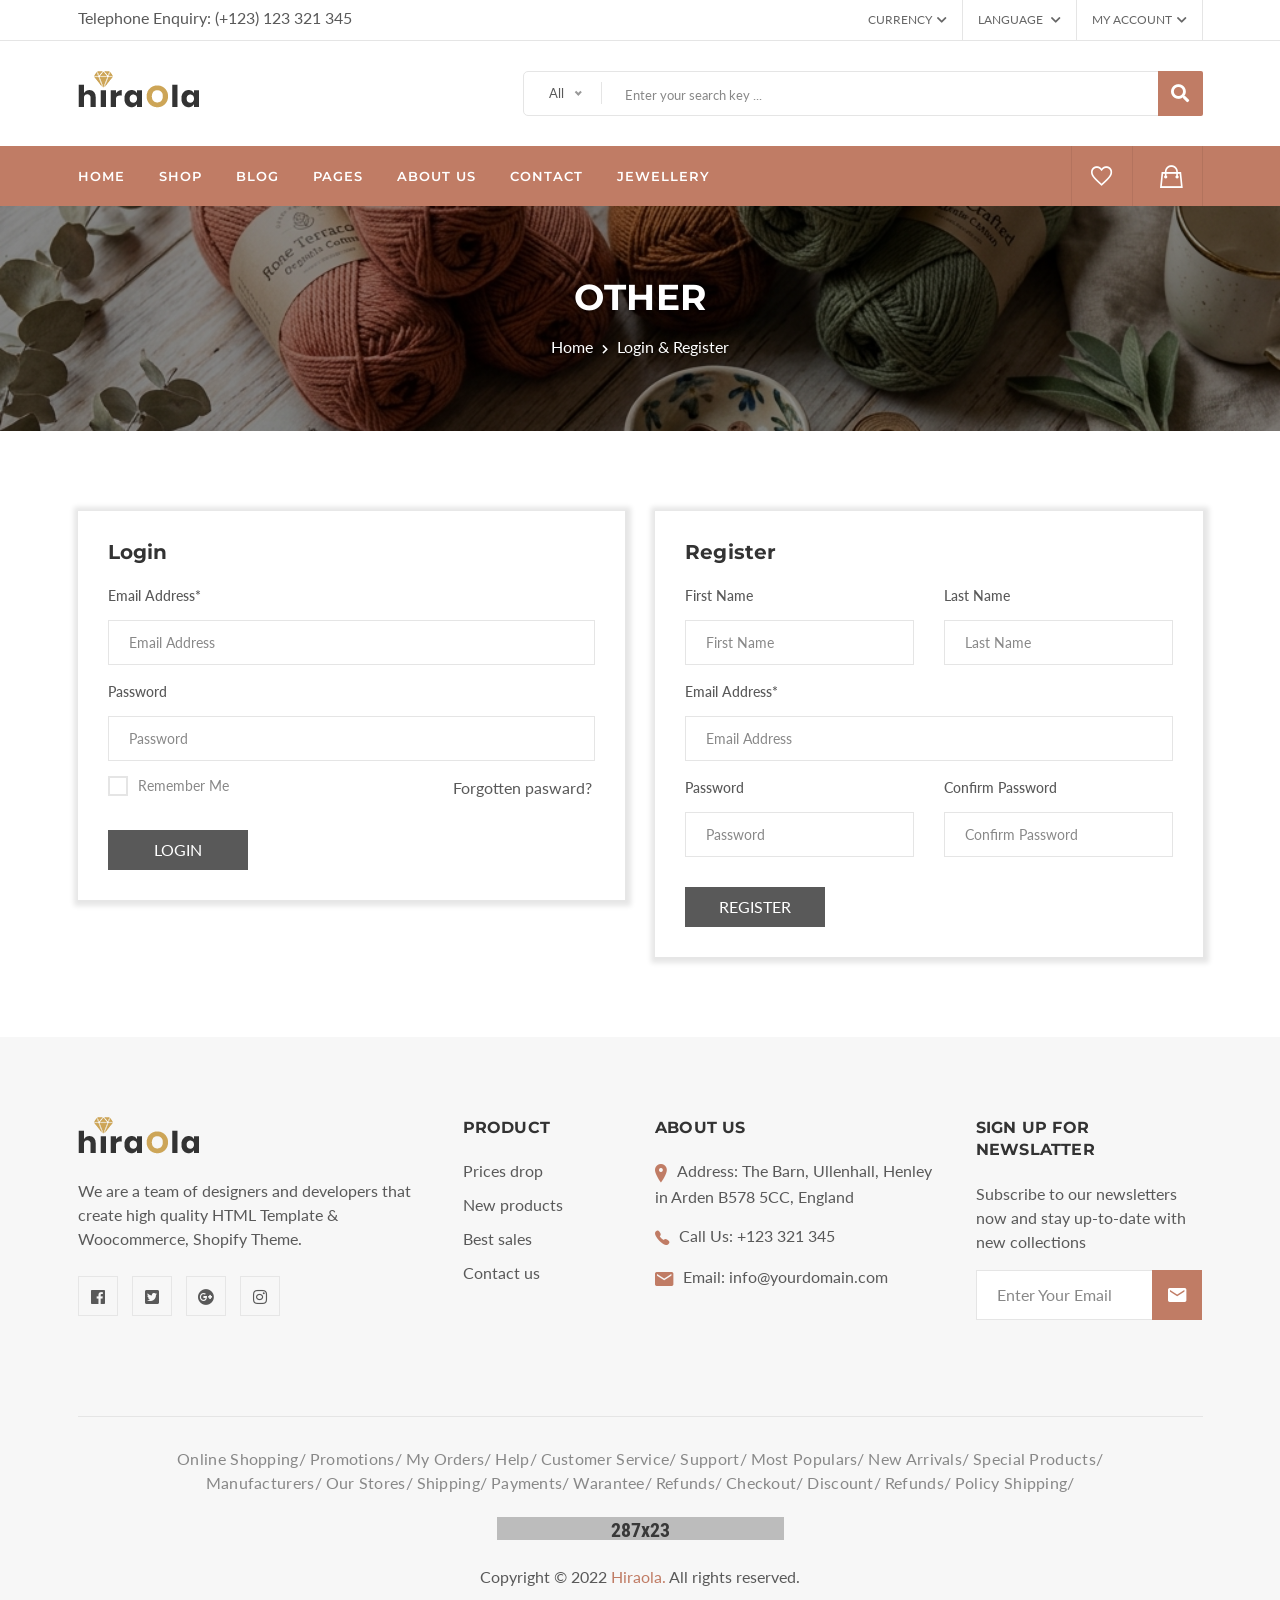
<file: login-register.html>
<!doctype html>
<html class="no-js" lang="en">

<head>
    <meta charset="utf-8">
    <meta http-equiv="x-ua-compatible" content="ie=edge">
    <title>Login & Register || Hiraola - Jewellery eCommerce Bootstrap 5 Template</title>
    <meta name="robots" content="noindex, follow" />
    <meta name="description" content="">
    <meta name="viewport" content="width=device-width, initial-scale=1, shrink-to-fit=no">
    <!-- Favicon -->
    <link rel="shortcut icon" type="image/x-icon" href="assets/images/favicon.ico">

    <!-- CSS
	============================================ -->

    <!-- Bootstrap CSS -->
    <link rel="stylesheet" href="assets/css/bootstrap.min.css">
    <!-- Fontawesome -->
    <link rel="stylesheet" href="assets/css/font-awesome.min.css">
    <!-- Fontawesome Star -->
    <link rel="stylesheet" href="assets/css/fontawesome-stars.css">
    <!-- Ion Icon -->
    <link rel="stylesheet" href="assets/css/ionicons.min.css">
    <!-- Slick CSS -->
    <link rel="stylesheet" href="assets/css/slick.min.css">
    <!-- Animation -->
    <link rel="stylesheet" href="assets/css/animate.min.css">
    <!-- jQuery Ui -->
    <link rel="stylesheet" href="assets/css/jquery-ui.min.css">
    <!-- Nice Select -->
    <link rel="stylesheet" href="assets/css/nice-select.min.css">
    <!-- Timecircles -->
    <link rel="stylesheet" href="assets/css/timecircles.min.css">

    <!-- Main Style CSS -->
    <link rel="stylesheet" href="assets/css/style.css">
    <!-- <link rel="stylesheet" href="assets/css/style.min.css"> -->

</head>

<body class="template-color-1">

    <div class="main-wrapper">

        <!-- Begin Hiraola's Header Main Area -->
        <header class="header-main_area">
            <div class="header-top_area">
                <div class="container">
                    <div class="row">
                        <div class="col-lg-5">
                            <div class="ht-left_area">
                                <div class="header-shipping_area">
                                    <ul>
                                        <li>
                                            <span>Telephone Enquiry:</span>
                                            <a href="callto://+123123321345">(+123) 123 321 345</a>
                                        </li>
                                    </ul>
                                </div>
                            </div>
                        </div>
                        <div class="col-lg-7">
                            <div class="ht-right_area">
                                <div class="ht-menu">
                                    <ul>
                                        <li><a href="javascript:void(0)">Currency<i class="fa fa-chevron-down"></i></a>
                                            <ul class="ht-dropdown ht-currency">
                                                <li><a href="javascript:void(0)">€ EUR</a></li>
                                                <li class="active"><a href="javascript:void(0)"> Pound Sterling</a></li>
                                                <li><a href="javascript:void(0)">$ Us Dollar</a></li>
                                            </ul>
                                        </li>
                                        <li><a href="javascript:void(0)">Language <i class="fa fa-chevron-down"></i></a>
                                            <ul class="ht-dropdown">
                                                <li class="active"><a href="javascript:void(0)"><img src="assets/images/menu/icon/1.jpg" alt="JB's Language Icon">English</a></li>
                                                <li><a href="javascript:void(0)"><img src="assets/images/menu/icon/2.jpg" alt="JB's Language Icon">Français</a>
                                                </li>
                                            </ul>
                                        </li>
                                        <li><a href="my-account.html">My Account<i class="fa fa-chevron-down"></i></a>
                                            <ul class="ht-dropdown ht-my_account">
                                                <li><a href="javascript:void(0)">Register</a></li>
                                                <li class="active"><a href="javascript:void(0)">Login</a></li>
                                            </ul>
                                        </li>
                                    </ul>
                                </div>
                            </div>
                        </div>
                    </div>
                </div>
            </div>
            <div class="header-middle_area d-none d-lg-block">
                <div class="container">
                    <div class="row">
                        <div class="col-lg-3">
                            <div class="header-logo">
                                <a href="index.html">
                                    <img src="assets/images/menu/logo/1.png" alt="Hiraola's Header Logo">
                                </a>
                            </div>
                        </div>
                        <div class="col-lg-9">
                            <div class="hm-form_area">
                                <form action="#" class="hm-searchbox">
                                    <select class="nice-select select-search-category">
                                        <option value="0">All</option>
                                        <option value="10">Laptops</option>
                                        <option value="17">- - Prime Video</option>
                                        <option value="20">- - - - All Videos</option>
                                        <option value="21">- - - - Blouses</option>
                                        <option value="22">- - - - Evening Dresses</option>
                                        <option value="23">- - - - Summer Dresses</option>
                                        <option value="24">- - - - T-shirts</option>
                                        <option value="25">- - - - Rent or Buy</option>
                                        <option value="26">- - - - Your Watchlist</option>
                                        <option value="27">- - - - Watch Anywhere</option>
                                        <option value="28">- - - - Getting Started</option>
                                        <option value="18">- - - - Computers</option>
                                        <option value="29">- - - - More to Explore</option>
                                        <option value="30">- - - - TV &amp; Video</option>
                                        <option value="31">- - - - Audio &amp; Theater</option>
                                        <option value="32">- - - - Camera, Photo </option>
                                        <option value="33">- - - - Cell Phones</option>
                                        <option value="34">- - - - Headphones</option>
                                        <option value="35">- - - - Video Games</option>
                                        <option value="36">- - - - Wireless Speakers</option>
                                        <option value="19">- - - - Electronics</option>
                                        <option value="37">- - - - Amazon Home</option>
                                        <option value="38">- - - - Kitchen &amp; Dining</option>
                                        <option value="39">- - - - Furniture</option>
                                        <option value="40">- - - - Bed &amp; Bath</option>
                                        <option value="41">- - - - Appliances</option>
                                        <option value="11">TV &amp; Audio</option>
                                        <option value="42">- - Chamcham</option>
                                        <option value="45">- - - - Office</option>
                                        <option value="47">- - - - Gaming</option>
                                        <option value="48">- - - - Chromebook</option>
                                        <option value="49">- - - - Refurbished</option>
                                        <option value="50">- - - - Touchscreen</option>
                                        <option value="51">- - - - Ultrabooks</option>
                                        <option value="52">- - - - Blouses</option>
                                        <option value="43">- - Sanai</option>
                                        <option value="53">- - - - Hard Drives</option>
                                        <option value="54">- - - - Graphic Cards</option>
                                        <option value="55">- - - - Processors (CPU)</option>
                                        <option value="56">- - - - Memory</option>
                                        <option value="57">- - - - Motherboards</option>
                                        <option value="58">- - - - Fans &amp; Cooling</option>
                                        <option value="59">- - - - CD/DVD Drives</option>
                                        <option value="44">- - Meito</option>
                                        <option value="60">- - - - Sound Cards</option>
                                        <option value="61">- - - - Cases &amp; Towers</option>
                                        <option value="62">- - - - Casual Dresses</option>
                                        <option value="63">- - - - Evening Dresses</option>
                                        <option value="64">- - - - T-shirts</option>
                                        <option value="65">- - - - Tops</option>
                                        <option value="12">Smartphone</option>
                                        <option value="66">- - Camera Accessories</option>
                                        <option value="68">- - - - Octa Core</option>
                                        <option value="69">- - - - Quad Core</option>
                                        <option value="70">- - - - Dual Core</option>
                                        <option value="71">- - - - 7.0 Screen</option>
                                        <option value="72">- - - - 9.0 Screen</option>
                                        <option value="73">- - - - Bags &amp; Cases</option>
                                        <option value="67">- - XailStation</option>
                                        <option value="74">- - - - Batteries</option>
                                        <option value="75">- - - - Microphones</option>
                                        <option value="76">- - - - Stabilizers</option>
                                        <option value="77">- - - - Video Tapes</option>
                                        <option value="78">- - - - Memory Card Readers</option>
                                        <option value="79">- - - - Tripods</option>
                                        <option value="13">Cameras</option>
                                        <option value="14">headphone</option>
                                        <option value="15">Smartwatch</option>
                                        <option value="16">Accessories</option>
                                    </select>
                                    <input type="text" placeholder="Enter your search key ...">
                                    <button class="li-btn" type="submit"><i class="fa fa-search"></i></button>
                                </form>
                            </div>
                        </div>
                    </div>
                </div>
            </div>
            <div class="header-bottom_area header-sticky stick">
                <div class="container">
                    <div class="row">
                        <div class="col-md-4 col-sm-4 d-lg-none d-block">
                            <div class="header-logo">
                                <a href="index.html">
                                    <img src="assets/images/menu/logo/2.png" alt="Hiraola's Header Logo">
                                </a>
                            </div>
                        </div>
                        <div class="col-lg-9 d-none d-lg-block position-static">
                            <div class="main-menu_area">
                                <nav>
                                    <ul>
                                        <li class="dropdown-holder"><a href="index.html">Home</a>
                                            <ul class="hm-dropdown">
                                                <li class=""><a href="index.html">Home One</a></li>
                                                <li><a href="index-2.html">Home Two</a></li>
                                                <li><a href="index-3.html">Home Three</a></li>
                                            </ul>
                                        </li>
                                        <li class="megamenu-holder"><a href="shop-left-sidebar.html">Shop</a>
                                            <ul class="hm-megamenu">
                                                <li><span class="megamenu-title">Shop Page Layout</span>
                                                    <ul>
                                                        <li><a href="shop-3-column.html">Grid Fullwidth</a></li>
                                                        <li><a href="shop-left-sidebar.html">Left Sidebar</a></li>
                                                        <li><a href="shop-right-sidebar.html">Right Sidebar</a></li>
                                                        <li><a href="shop-list-fullwidth.html">List Fullwidth</a></li>
                                                        <li><a href="shop-list-left-sidebar.html">List Left Sidebar</a></li>
                                                        <li><a href="shop-list-right-sidebar.html">List Right Sidebar</a>
                                                        </li>
                                                    </ul>
                                                </li>
                                                <li><span class="megamenu-title">Single Product Style</span>
                                                    <ul>
                                                        <li><a href="single-product-gallery-left.html">Gallery Left</a></li>
                                                        <li><a href="single-product-gallery-right.html">Gallery Right</a>
                                                        </li>
                                                        <li><a href="single-product-tab-style-left.html">Tab Style Left</a>
                                                        </li>
                                                        <li><a href="single-product-tab-style-right.html">Tab Style
                                                                Right</a>
                                                        </li>
                                                        <li><a href="single-product-sticky-left.html">Sticky Left</a></li>
                                                        <li><a href="single-product-sticky-right.html">Sticky Right</a></li>
                                                    </ul>
                                                </li>
                                                <li><span class="megamenu-title">Single Product Type</span>
                                                    <ul>
                                                        <li><a href="single-product.html">Single Product</a></li>
                                                        <li><a href="single-product-sale.html">Single Product Sale</a></li>
                                                        <li><a href="single-product-group.html">Single Product Group</a>
                                                        </li>
                                                        <li><a href="single-product-variable.html">Single Product Variable</a>
                                                        </li>
                                                        <li><a href="single-product-affiliate.html">Single Product
                                                                Affiliate</a>
                                                        </li>
                                                        <li><a href="single-product-slider.html">Single Product Slider</a>
                                                        </li>
                                                    </ul>
                                                </li>
                                                <li class="menu-item_img"></li>
                                            </ul>
                                        </li>
                                        <li><a href="blog-left-sidebar.html">Blog</a>
                                            <ul class="hm-dropdown">
                                                <li><a href="blog-left-sidebar.html">Grid View</a>
                                                    <ul class="hm-dropdown hm-sub_dropdown">
                                                        <li><a href="blog-2-column.html">Column Two</a></li>
                                                        <li><a href="blog-3-column.html">Column Three</a></li>
                                                        <li><a href="blog-left-sidebar.html">Left Sidebar</a></li>
                                                        <li><a href="blog-right-sidebar.html">Right Sidebar</a></li>
                                                    </ul>
                                                </li>
                                                <li><a href="blog-list-left-sidebar.html">List View</a>
                                                    <ul class="hm-dropdown hm-sub_dropdown">
                                                        <li><a href="blog-list-fullwidth.html">List Fullwidth</a></li>
                                                        <li><a href="blog-list-left-sidebar.html">List Left Sidebar</a></li>
                                                        <li><a href="blog-list-right-sidebar.html">List Right Sidebar</a>
                                                        </li>
                                                    </ul>
                                                </li>
                                                <li><a href="blog-details-left-sidebar.html">Blog Details</a>
                                                    <ul class="hm-dropdown hm-sub_dropdown">
                                                        <li><a href="blog-details-left-sidebar.html">Left Sidebar</a></li>
                                                        <li><a href="blog-details-right-sidebar.html">Right Sidebar</a></li>
                                                    </ul>
                                                </li>
                                                <li><a href="blog-gallery-format.html">Blog Format</a>
                                                    <ul class="hm-dropdown hm-sub_dropdown">
                                                        <li><a href="blog-gallery-format.html">Gallery Format</a></li>
                                                        <li><a href="blog-audio-format.html">Audio Format</a></li>
                                                        <li><a href="blog-video-format.html">Video Format</a></li>
                                                    </ul>
                                                </li>
                                            </ul>
                                        </li>
                                        <li><a href="index.html">Pages</a>
                                            <ul class="hm-dropdown">
                                                <li><a href="my-account.html">My Account</a></li>
                                                <li><a href="login-register.html">Login | Register</a></li>
                                                <li><a href="wishlist.html">Wishlist</a></li>
                                                <li><a href="cart.html">Cart</a></li>
                                                <li><a href="checkout.html">Checkout</a></li>
                                                <li><a href="compare.html">Compare</a></li>
                                                <li><a href="faq.html">FAQ</a></li>
                                                <li><a href="404.html">404 Error</a></li>
                                                <li><a href="coming-soon_page.html">Comming Soon</a></li>
                                            </ul>
                                        </li>
                                        <li><a href="about-us.html">About Us</a></li>
                                        <li><a href="contact.html">Contact</a></li>
                                        <li><a href="shop-left-sidebar.html">Jewellery</a></li>
                                    </ul>
                                </nav>
                            </div>
                        </div>
                        <div class="col-lg-3 col-md-8 col-sm-8">
                            <div class="header-right_area">
                                <ul>
                                    <li>
                                        <a href="wishlist.html" class="wishlist-btn">
                                            <i class="ion-android-favorite-outline"></i>
                                        </a>
                                    </li>
                                    <li>
                                        <a href="#mobileMenu" class="mobile-menu_btn toolbar-btn color--white d-lg-none d-block">
                                            <i class="ion-navicon"></i>
                                        </a>
                                    </li>
                                    <li>
                                        <a href="#miniCart" class="minicart-btn toolbar-btn">
                                            <i class="ion-bag"></i>
                                        </a>
                                    </li>
                                </ul>
                            </div>
                        </div>
                    </div>
                </div>
            </div>
            <div class="offcanvas-minicart_wrapper" id="miniCart">
                <div class="offcanvas-menu-inner">
                    <a href="#" class="btn-close"><i class="ion-android-close"></i></a>
                    <div class="minicart-content">
                        <div class="minicart-heading">
                            <h4>Shopping Cart</h4>
                        </div>
                        <ul class="minicart-list">
                            <li class="minicart-product">
                                <a class="product-item_remove" href="javascript:void(0)"><i class="ion-android-close"></i></a>
                                <div class="product-item_img">
                                    <img src="assets/images/product/small-size/2-1.jpg" alt="Hiraola's Product Image">
                                </div>
                                <div class="product-item_content">
                                    <a class="product-item_title" href="shop-left-sidebar.html">Magni dolorum vel</a>
                                    <span class="product-item_quantity">1 x $120.80</span>
                                </div>
                            </li>
                            <li class="minicart-product">
                                <a class="product-item_remove" href="javascript:void(0)"><i class="ion-android-close"></i></a>
                                <div class="product-item_img">
                                    <img src="assets/images/product/small-size/2-2.jpg" alt="Hiraola's Product Image">
                                </div>
                                <div class="product-item_content">
                                    <a class="product-item_title" href="shop-left-sidebar.html">Eius accusantium omnis</a>
                                    <span class="product-item_quantity">1 x $120.80</span>
                                </div>
                            </li>
                            <li class="minicart-product">
                                <a class="product-item_remove" href="javascript:void(0)"><i class="ion-android-close"></i></a>
                                <div class="product-item_img">
                                    <img src="assets/images/product/small-size/2-3.jpg" alt="Hiraola's Product Image">
                                </div>
                                <div class="product-item_content">
                                    <a class="product-item_title" href="shop-left-sidebar.html">Aperiam adipisci dolorem</a>
                                    <span class="product-item_quantity">1 x $120.80</span>
                                </div>
                            </li>
                        </ul>
                    </div>
                    <div class="minicart-item_total">
                        <span>Subtotal</span>
                        <span class="ammount">$360.00</span>
                    </div>
                    <div class="minicart-btn_area">
                        <a href="cart.html" class="hiraola-btn hiraola-btn_dark hiraola-btn_fullwidth">Minicart</a>
                    </div>
                    <div class="minicart-btn_area">
                        <a href="checkout.html" class="hiraola-btn hiraola-btn_dark hiraola-btn_fullwidth">Checkout</a>
                    </div>
                </div>
            </div>
            <div class="mobile-menu_wrapper" id="mobileMenu">
                <div class="offcanvas-menu-inner">
                    <div class="container">
                        <a href="#" class="btn-close"><i class="ion-android-close"></i></a>
                        <div class="offcanvas-inner_search">
                            <form action="#" class="hm-searchbox">
                                <input type="text" placeholder="Search for item...">
                                <button class="search_btn" type="submit"><i class="ion-ios-search-strong"></i></button>
                            </form>
                        </div>
                        <nav class="offcanvas-navigation">
                            <ul class="mobile-menu">
                                <li class="menu-item-has-children active"><a href="#"><span class="mm-text">Home</span></a>
                                    <ul class="sub-menu">
                                        <li>
                                            <a href="index.html">
                                                <span class="mm-text">Home One</span>
                                            </a>
                                        </li>
                                        <li>
                                            <a href="index-2.html">
                                                <span class="mm-text">Home Two</span>
                                            </a>
                                        </li>
                                        <li>
                                            <a href="index-3.html">
                                                <span class="mm-text">Home Three</span>
                                            </a>
                                        </li>
                                    </ul>
                                </li>
                                <li class="menu-item-has-children">
                                    <a href="#">
                                        <span class="mm-text">Shop</span>
                                    </a>
                                    <ul class="sub-menu">
                                        <li class="menu-item-has-children">
                                            <a href="#">
                                                <span class="mm-text">Grid View</span>
                                            </a>
                                            <ul class="sub-menu">
                                                <li>
                                                    <a href="shop-3-column.html">
                                                        <span class="mm-text">Column Three</span>
                                                    </a>
                                                </li>
                                                <li>
                                                    <a href="shop-4-column.html">
                                                        <span class="mm-text">Column Four</span>
                                                    </a>
                                                </li>
                                                <li>
                                                    <a href="shop-left-sidebar.html">
                                                        <span class="mm-text">Left Sidebar</span>
                                                    </a>
                                                </li>
                                                <li>
                                                    <a href="shop-right-sidebar.html">
                                                        <span class="mm-text">Right Sidebar</span>
                                                    </a>
                                                </li>
                                            </ul>
                                        </li>
                                        <li class="menu-item-has-children">
                                            <a href="#">
                                                <span class="mm-text">Shop List</span>
                                            </a>
                                            <ul class="sub-menu">
                                                <li>
                                                    <a href="shop-list-fullwidth.html">
                                                        <span class="mm-text">Full Width</span>
                                                    </a>
                                                </li>
                                                <li>
                                                    <a href="shop-list-left-sidebar.html">
                                                        <span class="mm-text">Left Sidebar</span>
                                                    </a>
                                                </li>
                                                <li>
                                                    <a href="shop-list-right-sidebar.html">
                                                        <span class="mm-text">Right Sidebar</span>
                                                    </a>
                                                </li>
                                            </ul>
                                        </li>
                                        <li class="menu-item-has-children">
                                            <a href="#">
                                                <span class="mm-text">Single Product Style</span>
                                            </a>
                                            <ul class="sub-menu">
                                                <li>
                                                    <a href="single-product-gallery-left.html">
                                                        <span class="mm-text">Gallery Left</span>
                                                    </a>
                                                </li>
                                                <li>
                                                    <a href="single-product-gallery-right.html">
                                                        <span class="mm-text">Gallery Right</span>
                                                    </a>
                                                </li>
                                                <li>
                                                    <a href="single-product-tab-style-left.html">
                                                        <span class="mm-text">Tab Style Left</span>
                                                    </a>
                                                </li>
                                                <li>
                                                    <a href="single-product-tab-style-right.html">
                                                        <span class="mm-text">Tab Style Right</span>
                                                    </a>
                                                </li>
                                                <li>
                                                    <a href="single-product-sticky-left.html">
                                                        <span class="mm-text">Sticky Left</span>
                                                    </a>
                                                </li>
                                                <li>
                                                    <a href="single-product-sticky-right.html">
                                                        <span class="mm-text">Sticky Right</span>
                                                    </a>
                                                </li>
                                            </ul>
                                        </li>
                                        <li class="menu-item-has-children">
                                            <a href="#">
                                                <span class="mm-text">Single Product Type</span>
                                            </a>
                                            <ul class="sub-menu">
                                                <li>
                                                    <a href="single-product.html">
                                                        <span class="mm-text">Single Product</span>
                                                    </a>
                                                </li>
                                                <li>
                                                    <a href="single-product-sale.html">
                                                        <span class="mm-text">Single Product Sale</span>
                                                    </a>
                                                </li>
                                                <li>
                                                    <a href="single-product-group.html">
                                                        <span class="mm-text">Single Product Group</span>
                                                    </a>
                                                </li>
                                                <li>
                                                    <a href="single-product-variable.html">
                                                        <span class="mm-text">Single Product Variable</span>
                                                    </a>
                                                </li>
                                                <li>
                                                    <a href="single-product-affiliate.html">
                                                        <span class="mm-text">Single Product Affiliate</span>
                                                    </a>
                                                </li>
                                                <li>
                                                    <a href="single-product-slider.html">
                                                        <span class="mm-text">Single Product Slider</span>
                                                    </a>
                                                </li>
                                            </ul>
                                        </li>
                                    </ul>
                                </li>
                                <li class="menu-item-has-children">
                                    <a href="#">
                                        <span class="mm-text">Blog</span>
                                    </a>
                                    <ul class="sub-menu">
                                        <li class="menu-item-has-children has-children">
                                            <a href="#">
                                                <span class="mm-text">Grid View</span>
                                            </a>
                                            <ul class="sub-menu">
                                                <li>
                                                    <a href="blog-2-column.html">
                                                        <span class="mm-text">Column Two</span>
                                                    </a>
                                                </li>
                                                <li>
                                                    <a href="blog-3-column.html">
                                                        <span class="mm-text">Column Three</span>
                                                    </a>
                                                </li>
                                                <li>
                                                    <a href="blog-left-sidebar.html">
                                                        <span class="mm-text">Left Sidebar</span>
                                                    </a>
                                                </li>
                                                <li>
                                                    <a href="blog-right-sidebar.html">
                                                        <span class="mm-text">Right Sidebar</span>
                                                    </a>
                                                </li>
                                            </ul>
                                        </li>
                                        <li class="menu-item-has-children has-children">
                                            <a href="#">
                                                <span class="mm-text">List View</span>
                                            </a>
                                            <ul class="sub-menu">
                                                <li>
                                                    <a href="blog-list-fullwidth.html">
                                                        <span class="mm-text">List Fullwidth</span>
                                                    </a>
                                                </li>
                                                <li>
                                                    <a href="blog-list-left-sidebar.html">
                                                        <span class="mm-text">List Left Sidebar</span>
                                                    </a>
                                                </li>
                                                <li>
                                                    <a href="blog-list-right-sidebar.html">
                                                        <span class="mm-text">List Right Sidebar</span>
                                                    </a>
                                                </li>
                                            </ul>
                                        </li>
                                        <li class="menu-item-has-children has-children">
                                            <a href="#">
                                                <span class="mm-text">Blog Details</span>
                                            </a>
                                            <ul class="sub-menu">
                                                <li>
                                                    <a href="blog-details-left-sidebar.html">
                                                        <span class="mm-text">Left Sidebar</span>
                                                    </a>
                                                </li>
                                                <li>
                                                    <a href="blog-details-right-sidebar.html">
                                                        <span class="mm-text">Right Sidebar</span>
                                                    </a>
                                                </li>
                                            </ul>
                                        </li>
                                        <li class="menu-item-has-children has-children">
                                            <a href="#">
                                                <span class="mm-text">Blog Format</span>
                                            </a>
                                            <ul class="sub-menu">
                                                <li>
                                                    <a href="blog-gallery-format.html">
                                                        <span class="mm-text">Gallery Format</span>
                                                    </a>
                                                </li>
                                                <li>
                                                    <a href="blog-audio-format.html">
                                                        <span class="mm-text">Audio Format</span>
                                                    </a>
                                                </li>
                                                <li>
                                                    <a href="blog-video-format.html">
                                                        <span class="mm-text">Video Format</span>
                                                    </a>
                                                </li>
                                            </ul>
                                        </li>
                                    </ul>
                                </li>
                                <li class="menu-item-has-children">
                                    <a href="#">
                                        <span class="mm-text">Pages</span>
                                    </a>
                                    <ul class="sub-menu">
                                        <li>
                                            <a href="my-account.html">
                                                <span class="mm-text">My Account</span>
                                            </a>
                                        </li>
                                        <li>
                                            <a href="login-register.html">
                                                <span class="mm-text">Login | Register</span>
                                            </a>
                                        </li>
                                        <li>
                                            <a href="wishlist.html">
                                                <span class="mm-text">Wishlist</span>
                                            </a>
                                        </li>
                                        <li>
                                            <a href="cart.html">
                                                <span class="mm-text">Cart</span>
                                            </a>
                                        </li>
                                        <li>
                                            <a href="checkout.html">
                                                <span class="mm-text">Checkout</span>
                                            </a>
                                        </li>
                                        <li>
                                            <a href="compare.html">
                                                <span class="mm-text">Compare</span>
                                            </a>
                                        </li>
                                        <li>
                                            <a href="faq.html">
                                                <span class="mm-text">FAQ</span>
                                            </a>
                                        </li>
                                        <li>
                                            <a href="404.html">
                                                <span class="mm-text">Error 404</span>
                                            </a>
                                        </li>
                                        <li>
                                            <a href="coming-soon_page.html">
                                                <span class="mm-text">Comming Soon</span>
                                            </a>
                                        </li>
                                    </ul>
                                </li>
                            </ul>
                        </nav>
                        <nav class="offcanvas-navigation user-setting_area">
                            <ul class="mobile-menu">
                                <li class="menu-item-has-children active">
                                    <a href="#">
                                        <span class="mm-text">User
                                        Setting
                                    </span>
                                    </a>
                                    <ul class="sub-menu">
                                        <li>
                                            <a href="my-account.html">
                                                <span class="mm-text">My Account</span>
                                            </a>
                                        </li>
                                        <li>
                                            <a href="login-register.html">
                                                <span class="mm-text">Login | Register</span>
                                            </a>
                                        </li>
                                    </ul>
                                </li>
                                <li class="menu-item-has-children"><a href="#"><span class="mm-text">Currency</span></a>
                                    <ul class="sub-menu">
                                        <li>
                                            <a href="javascript:void(0)">
                                                <span class="mm-text">EUR €</span>
                                            </a>
                                        </li>
                                        <li>
                                            <a href="javascript:void(0)">
                                                <span class="mm-text">USD $</span>
                                            </a>
                                        </li>
                                    </ul>
                                </li>
                                <li class="menu-item-has-children"><a href="#"><span class="mm-text">Language</span></a>
                                    <ul class="sub-menu">
                                        <li>
                                            <a href="javascript:void(0)">
                                                <span class="mm-text">English</span>
                                            </a>
                                        </li>
                                        <li>
                                            <a href="javascript:void(0)">
                                                <span class="mm-text">Français</span>
                                            </a>
                                        </li>
                                        <li>
                                            <a href="javascript:void(0)">
                                                <span class="mm-text">Romanian</span>
                                            </a>
                                        </li>
                                        <li>
                                            <a href="javascript:void(0)">
                                                <span class="mm-text">Japanese</span>
                                            </a>
                                        </li>
                                    </ul>
                                </li>
                            </ul>
                        </nav>
                    </div>
                </div>
            </div>
        </header>
        <!-- Hiraola's Header Main Area End Here -->

        <!-- Begin Hiraola's Breadcrumb Area -->
        <div class="breadcrumb-area">
            <div class="container">
                <div class="breadcrumb-content">
                    <h2>Other</h2>
                    <ul>
                        <li><a href="index.html">Home</a></li>
                        <li class="active">Login & Register</li>
                    </ul>
                </div>
            </div>
        </div>
        <!-- Hiraola's Breadcrumb Area End Here -->
        <!-- Begin Hiraola's Login Register Area -->
        <div class="hiraola-login-register_area">
            <div class="container">
                <div class="row">
                    <div class="col-sm-12 col-md-12 col-xs-12 col-lg-6">
                        <!-- Login Form s-->
                        <form action="#">
                            <div class="login-form">
                                <h4 class="login-title">Login</h4>
                                <div class="row">
                                    <div class="col-md-12 col-12">
                                        <label>Email Address*</label>
                                        <input type="email" placeholder="Email Address">
                                    </div>
                                    <div class="col-12 mb--20">
                                        <label>Password</label>
                                        <input type="password" placeholder="Password">
                                    </div>
                                    <div class="col-md-8">
                                        <div class="check-box">
                                            <input type="checkbox" id="remember_me">
                                            <label for="remember_me">Remember me</label>
                                        </div>
                                    </div>
                                    <div class="col-md-4">
                                        <div class="forgotton-password_info">
                                            <a href="#"> Forgotten pasward?</a>
                                        </div>
                                    </div>
                                    <div class="col-md-12">
                                        <button class="hiraola-login_btn">Login</button>
                                    </div>
                                </div>
                            </div>
                        </form>
                    </div>
                    <div class="col-sm-12 col-md-12 col-lg-6 col-xs-12">
                        <form action="#">
                            <div class="login-form">
                                <h4 class="login-title">Register</h4>
                                <div class="row">
                                    <div class="col-md-6 col-12 mb--20">
                                        <label>First Name</label>
                                        <input type="text" placeholder="First Name">
                                    </div>
                                    <div class="col-md-6 col-12 mb--20">
                                        <label>Last Name</label>
                                        <input type="text" placeholder="Last Name">
                                    </div>
                                    <div class="col-md-12">
                                        <label>Email Address*</label>
                                        <input type="email" placeholder="Email Address">
                                    </div>
                                    <div class="col-md-6">
                                        <label>Password</label>
                                        <input type="password" placeholder="Password">
                                    </div>
                                    <div class="col-md-6">
                                        <label>Confirm Password</label>
                                        <input type="password" placeholder="Confirm Password">
                                    </div>
                                    <div class="col-12">
                                        <button class="hiraola-register_btn">Register</button>
                                    </div>
                                </div>
                            </div>
                        </form>
                    </div>
                </div>
            </div>
        </div>
        <!-- Hiraola's Login Register Area  End Here -->
        <!-- Begin Hiraola's Footer Area -->
        <div class="hiraola-footer_area">
            <div class="footer-top_area">
                <div class="container">
                    <div class="row">
                        <div class="col-lg-4">
                            <div class="footer-widgets_info">

                                <div class="footer-widgets_logo">
                                    <a href="#">
                                        <img src="assets/images/footer/logo/1.png" alt="Hiraola's Footer Logo">
                                    </a>
                                </div>

                                <div class="widget-short_desc">
                                    <p>We are a team of designers and developers that create high quality HTML Template &
                                        Woocommerce, Shopify Theme.
                                    </p>
                                </div>
                                <div class="hiraola-social_link">
                                    <ul>
                                        <li class="facebook">
                                            <a href="https://www.facebook.com" data-bs-toggle="tooltip" target="_blank" title="Facebook">
                                                <i class="fab fa-facebook"></i>
                                            </a>
                                        </li>
                                        <li class="twitter">
                                            <a href="https://twitter.com" data-bs-toggle="tooltip" target="_blank" title="Twitter">
                                                <i class="fab fa-twitter-square"></i>
                                            </a>
                                        </li>
                                        <li class="google-plus">
                                            <a href="https://www.plus.google.com/discover" data-bs-toggle="tooltip" target="_blank" title="Google Plus">
                                                <i class="fab fa-google-plus"></i>
                                            </a>
                                        </li>
                                        <li class="instagram">
                                            <a href="https://rss.com" data-bs-toggle="tooltip" target="_blank" title="Instagram">
                                                <i class="fab fa-instagram"></i>
                                            </a>
                                        </li>
                                    </ul>
                                </div>
                            </div>
                        </div>
                        <div class="col-lg-8">
                            <div class="footer-widgets_area">
                                <div class="row">
                                    <div class="col-lg-3">
                                        <div class="footer-widgets_title">
                                            <h6>Product</h6>
                                        </div>
                                        <div class="footer-widgets">
                                            <ul>
                                                <li><a href="#">Prices drop</a></li>
                                                <li><a href="#">New products</a></li>
                                                <li><a href="#">Best sales</a></li>
                                                <li><a href="#">Contact us</a></li>
                                            </ul>
                                        </div>
                                    </div>
                                    <div class="col-lg-5">
                                        <div class="footer-widgets_info">
                                            <div class="footer-widgets_title">
                                                <h6>About Us</h6>
                                            </div>
                                            <div class="widgets-essential_stuff">
                                                <ul>
                                                    <li class="hiraola-address"><i
                                                    class="ion-ios-location"></i><span>Address:</span> The Barn,
                                                        Ullenhall, Henley
                                                        in
                                                        Arden B578 5CC, England</li>
                                                    <li class="hiraola-phone"><i class="ion-ios-telephone"></i><span>Call
                                                    Us:</span> <a href="tel://+123123321345">+123 321 345</a>
                                                    </li>
                                                    <li class="hiraola-email"><i
                                                    class="ion-android-mail"></i><span>Email:</span> <a href="mailto://info@yourdomain.com">info@yourdomain.com</a></li>
                                                </ul>
                                            </div>
                                        </div>
                                    </div>
                                    <div class="col-lg-4">
                                        <div class="instagram-container footer-widgets_area">
                                            <div class="footer-widgets_title">
                                                <h6>Sign Up For Newslatter</h6>
                                            </div>
                                            <div class="widget-short_desc">
                                                <p>Subscribe to our newsletters now and stay up-to-date with new collections</p>
                                            </div>
                                            <div class="newsletter-form_wrap">
                                                <form class="subscribe-form" id="mc-form" action="#">
                                                    <input class="newsletter-input" id="mc-email" type="email" autocomplete="off" name="Enter Your Email" value="Enter Your Email" onblur="if(this.value==''){this.value='Enter Your Email'}" onfocus="if(this.value=='Enter Your Email'){this.value=''}">
                                                    <button class="newsletter-btn" id="mc-submit">
                                                        <i class="ion-android-mail"></i>
                                                    </button>
                                                </form>
                                                <!-- Mailchimp Alerts -->
                                                <div class="mailchimp-alerts mt-3">
                                                    <div class="mailchimp-submitting"></div>
                                                    <div class="mailchimp-success"></div>
                                                    <div class="mailchimp-error"></div>
                                                </div>
                                            </div>
                                        </div>
                                    </div>
                                </div>
                            </div>
                        </div>
                    </div>
                </div>
            </div>
            <div class="footer-bottom_area">
                <div class="container">
                    <div class="footer-bottom_nav">
                        <div class="row">
                            <div class="col-lg-12">
                                <div class="footer-links">
                                    <ul>
                                        <li><a href="#">Online Shopping</a></li>
                                        <li><a href="#">Promotions</a></li>
                                        <li><a href="#">My Orders</a></li>
                                        <li><a href="#">Help</a></li>
                                        <li><a href="#">Customer Service</a></li>
                                        <li><a href="#">Support</a></li>
                                        <li><a href="#">Most Populars</a></li>
                                        <li><a href="#">New Arrivals</a></li>
                                        <li><a href="#">Special Products</a></li>
                                        <li><a href="#">Manufacturers</a></li>
                                        <li><a href="#">Our Stores</a></li>
                                        <li><a href="#">Shipping</a></li>
                                        <li><a href="#">Payments</a></li>
                                        <li><a href="#">Warantee</a></li>
                                        <li><a href="#">Refunds</a></li>
                                        <li><a href="#">Checkout</a></li>
                                        <li><a href="#">Discount</a></li>
                                        <li><a href="#">Refunds</a></li>
                                        <li><a href="#">Policy Shipping</a></li>
                                    </ul>
                                </div>
                            </div>
                            <div class="col-lg-12">
                                <div class="payment">
                                    <a href="#">
                                        <img src="assets/images/footer/payment/1.png" alt="Hiraola's Payment Method">
                                    </a>
                                </div>
                            </div>
                            <div class="col-lg-12">
                                <div class="copyright">
                                    <span>Copyright &copy; 2022 <a href="index.html">Hiraola.</a> All rights reserved.</span>
                                </div>
                            </div>
                        </div>
                    </div>
                </div>
            </div>
        </div>
        <!-- Hiraola's Footer Area End Here -->

    </div>

    <!-- JS
============================================ -->

    <!-- jQuery JS -->
    <script src="assets/js/vendor/jquery-3.6.0.min.js"></script>
    <script src="assets/js/vendor/jquery-migrate-3.3.2.min.js"></script>
    <!-- Modernizer JS -->
    <script src="assets/js/vendor/modernizr-3.11.2.min.js"></script>
    <!-- Bootstrap JS -->
    <script src="assets/js/vendor/bootstrap.bundle.min.js"></script>

    <!-- Slick Slider JS -->
    <script src="assets/js/plugins/slick.min.js"></script>
    <!-- Countdown JS -->
    <script src="assets/js/plugins/countdown.min.js"></script>
    <!-- Barrating JS -->
    <script src="assets/js/plugins/jquery.barrating.min.js"></script>
    <!-- Counterup JS -->
    <script src="assets/js/plugins/jquery.counterup.min.js"></script>
    <!-- Waypoints -->
    <script src="assets/js/plugins/waypoints.min.js"></script>
    <!-- Nice Select JS -->
    <script src="assets/js/plugins/jquery.nice-select.min.js"></script>
    <!-- Sticky Sidebar JS -->
    <script src="assets/js/plugins/jquery.sticky-sidebar.js"></script>
    <!-- Jquery-ui JS -->
    <script src="assets/js/plugins/jquery-ui.min.js"></script>
    <!-- Scroll Top JS -->
    <script src="assets/js/plugins/scroll-top.min.js"></script>
    <!-- Theia Sticky Sidebar JS -->
    <script src="assets/js/plugins/theia-sticky-sidebar.min.js"></script>
    <!-- ElevateZoom JS -->
    <script src="assets/js/plugins/jquery.elevateZoom-3.0.8.min.js"></script>
    <!-- Timecircles JS -->
    <script src="assets/js/plugins/timecircles.min.js"></script>
    <!-- Mailchimp Ajax JS -->
    <script src="assets/js/plugins/mailchimp-ajax.js"></script>

    <!-- Main JS -->
    <script src="assets/js/main.js"></script>
    <!-- <script src="assets/js/main.min.js"></script> -->

</body>

</html>
</file>
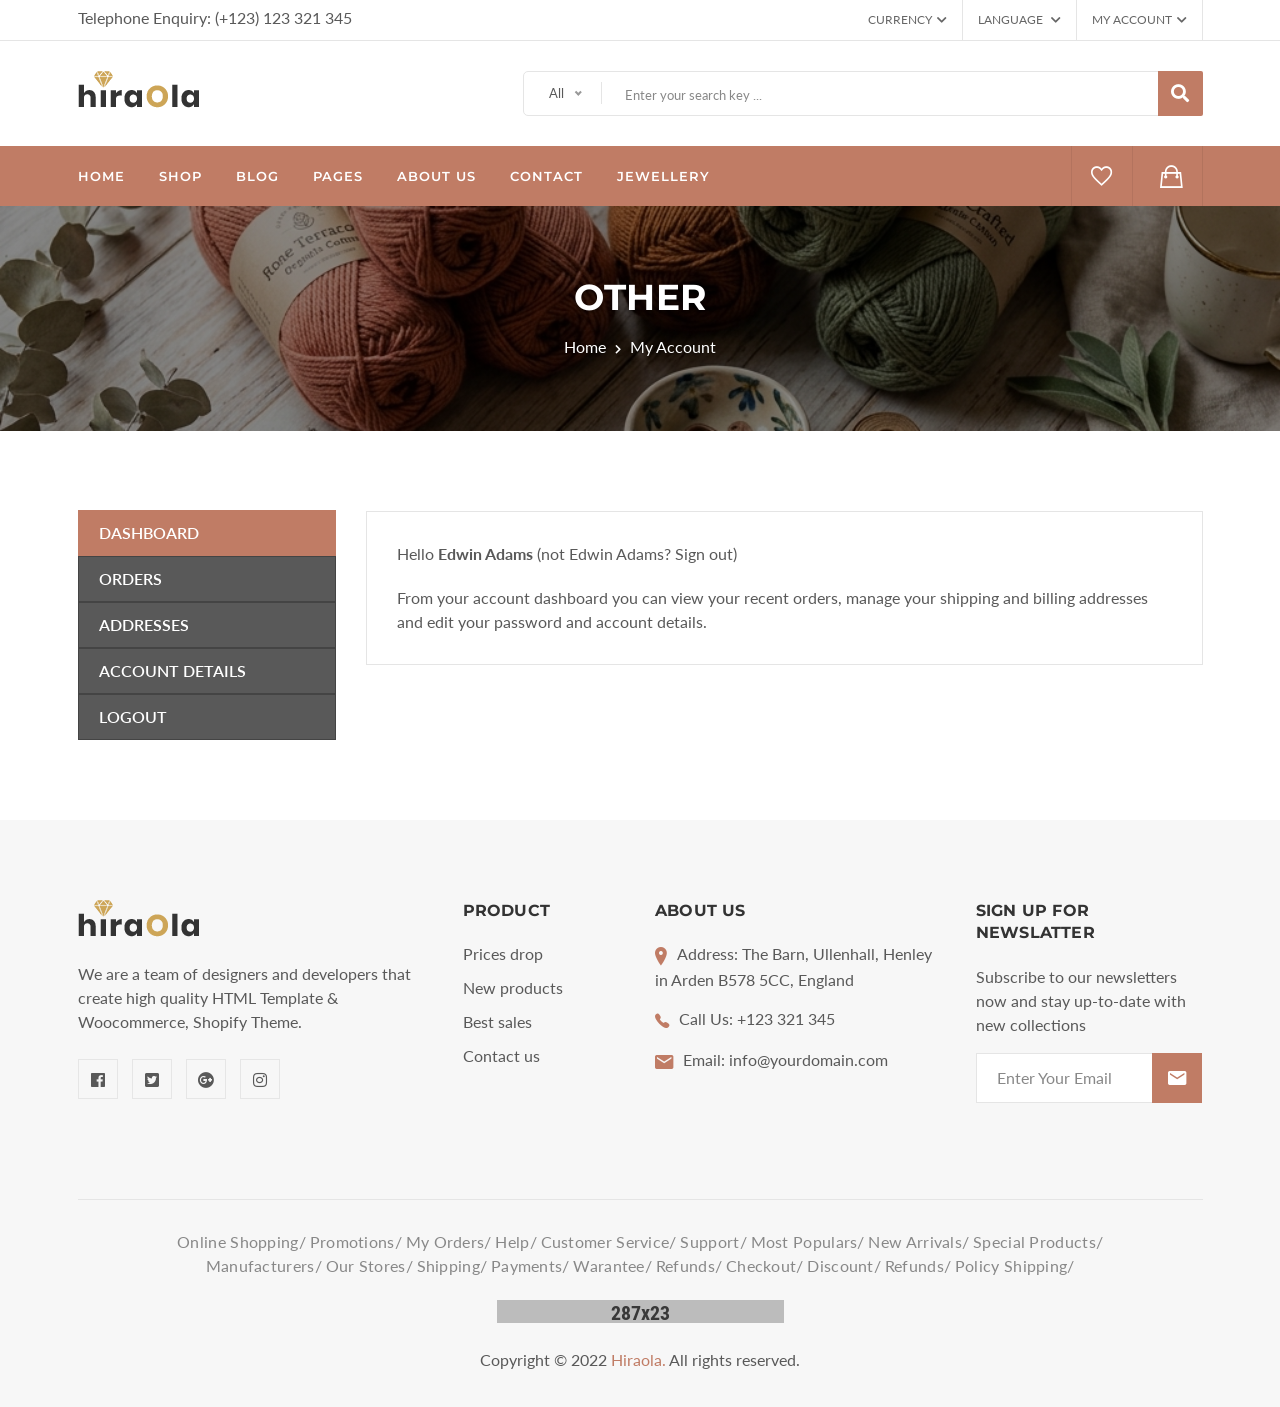
<file: my-account.html>
<!doctype html>
<html class="no-js" lang="en">

<head>
    <meta charset="utf-8">
    <meta http-equiv="x-ua-compatible" content="ie=edge">
    <title>My Account || Hiraola - Jewellery eCommerce Bootstrap 5 Template</title>
    <meta name="robots" content="noindex, follow" />
    <meta name="description" content="">
    <meta name="viewport" content="width=device-width, initial-scale=1, shrink-to-fit=no">
    <!-- Favicon -->
    <link rel="shortcut icon" type="image/x-icon" href="assets/images/favicon.ico">

    <!-- CSS
	============================================ -->

    <!-- Bootstrap CSS -->
    <link rel="stylesheet" href="assets/css/bootstrap.min.css">
    <!-- Fontawesome -->
    <link rel="stylesheet" href="assets/css/font-awesome.min.css">
    <!-- Fontawesome Star -->
    <link rel="stylesheet" href="assets/css/fontawesome-stars.css">
    <!-- Ion Icon -->
    <link rel="stylesheet" href="assets/css/ionicons.min.css">
    <!-- Slick CSS -->
    <link rel="stylesheet" href="assets/css/slick.min.css">
    <!-- Animation -->
    <link rel="stylesheet" href="assets/css/animate.min.css">
    <!-- jQuery Ui -->
    <link rel="stylesheet" href="assets/css/jquery-ui.min.css">
    <!-- Nice Select -->
    <link rel="stylesheet" href="assets/css/nice-select.min.css">
    <!-- Timecircles -->
    <link rel="stylesheet" href="assets/css/timecircles.min.css">

    <!-- Main Style CSS -->
    <link rel="stylesheet" href="assets/css/style.css">
    <!-- <link rel="stylesheet" href="assets/css/style.min.css"> -->

</head>

<body class="template-color-1">

    <div class="main-wrapper">

        <!-- Begin Hiraola's Header Main Area -->
        <header class="header-main_area">
            <div class="header-top_area">
                <div class="container">
                    <div class="row">
                        <div class="col-lg-5">
                            <div class="ht-left_area">
                                <div class="header-shipping_area">
                                    <ul>
                                        <li>
                                            <span>Telephone Enquiry:</span>
                                            <a href="callto://+123123321345">(+123) 123 321 345</a>
                                        </li>
                                    </ul>
                                </div>
                            </div>
                        </div>
                        <div class="col-lg-7">
                            <div class="ht-right_area">
                                <div class="ht-menu">
                                    <ul>
                                        <li><a href="javascript:void(0)">Currency<i class="fa fa-chevron-down"></i></a>
                                            <ul class="ht-dropdown ht-currency">
                                                <li><a href="javascript:void(0)">€ EUR</a></li>
                                                <li class="active"><a href="javascript:void(0)"> Pound Sterling</a></li>
                                                <li><a href="javascript:void(0)">$ Us Dollar</a></li>
                                            </ul>
                                        </li>
                                        <li><a href="javascript:void(0)">Language <i class="fa fa-chevron-down"></i></a>
                                            <ul class="ht-dropdown">
                                                <li class="active"><a href="javascript:void(0)"><img src="assets/images/menu/icon/1.jpg" alt="JB's Language Icon">English</a></li>
                                                <li><a href="javascript:void(0)"><img src="assets/images/menu/icon/2.jpg" alt="JB's Language Icon">Français</a>
                                                </li>
                                            </ul>
                                        </li>
                                        <li><a href="my-account.html">My Account<i class="fa fa-chevron-down"></i></a>
                                            <ul class="ht-dropdown ht-my_account">
                                                <li><a href="javascript:void(0)">Register</a></li>
                                                <li class="active"><a href="javascript:void(0)">Login</a></li>
                                            </ul>
                                        </li>
                                    </ul>
                                </div>
                            </div>
                        </div>
                    </div>
                </div>
            </div>
            <div class="header-middle_area d-none d-lg-block">
                <div class="container">
                    <div class="row">
                        <div class="col-lg-3">
                            <div class="header-logo">
                                <a href="index.html">
                                    <img src="assets/images/menu/logo/1.png" alt="Hiraola's Header Logo">
                                </a>
                            </div>
                        </div>
                        <div class="col-lg-9">
                            <div class="hm-form_area">
                                <form action="#" class="hm-searchbox">
                                    <select class="nice-select select-search-category">
                                        <option value="0">All</option>
                                        <option value="10">Laptops</option>
                                        <option value="17">- - Prime Video</option>
                                        <option value="20">- - - - All Videos</option>
                                        <option value="21">- - - - Blouses</option>
                                        <option value="22">- - - - Evening Dresses</option>
                                        <option value="23">- - - - Summer Dresses</option>
                                        <option value="24">- - - - T-shirts</option>
                                        <option value="25">- - - - Rent or Buy</option>
                                        <option value="26">- - - - Your Watchlist</option>
                                        <option value="27">- - - - Watch Anywhere</option>
                                        <option value="28">- - - - Getting Started</option>
                                        <option value="18">- - - - Computers</option>
                                        <option value="29">- - - - More to Explore</option>
                                        <option value="30">- - - - TV &amp; Video</option>
                                        <option value="31">- - - - Audio &amp; Theater</option>
                                        <option value="32">- - - - Camera, Photo </option>
                                        <option value="33">- - - - Cell Phones</option>
                                        <option value="34">- - - - Headphones</option>
                                        <option value="35">- - - - Video Games</option>
                                        <option value="36">- - - - Wireless Speakers</option>
                                        <option value="19">- - - - Electronics</option>
                                        <option value="37">- - - - Amazon Home</option>
                                        <option value="38">- - - - Kitchen &amp; Dining</option>
                                        <option value="39">- - - - Furniture</option>
                                        <option value="40">- - - - Bed &amp; Bath</option>
                                        <option value="41">- - - - Appliances</option>
                                        <option value="11">TV &amp; Audio</option>
                                        <option value="42">- - Chamcham</option>
                                        <option value="45">- - - - Office</option>
                                        <option value="47">- - - - Gaming</option>
                                        <option value="48">- - - - Chromebook</option>
                                        <option value="49">- - - - Refurbished</option>
                                        <option value="50">- - - - Touchscreen</option>
                                        <option value="51">- - - - Ultrabooks</option>
                                        <option value="52">- - - - Blouses</option>
                                        <option value="43">- - Sanai</option>
                                        <option value="53">- - - - Hard Drives</option>
                                        <option value="54">- - - - Graphic Cards</option>
                                        <option value="55">- - - - Processors (CPU)</option>
                                        <option value="56">- - - - Memory</option>
                                        <option value="57">- - - - Motherboards</option>
                                        <option value="58">- - - - Fans &amp; Cooling</option>
                                        <option value="59">- - - - CD/DVD Drives</option>
                                        <option value="44">- - Meito</option>
                                        <option value="60">- - - - Sound Cards</option>
                                        <option value="61">- - - - Cases &amp; Towers</option>
                                        <option value="62">- - - - Casual Dresses</option>
                                        <option value="63">- - - - Evening Dresses</option>
                                        <option value="64">- - - - T-shirts</option>
                                        <option value="65">- - - - Tops</option>
                                        <option value="12">Smartphone</option>
                                        <option value="66">- - Camera Accessories</option>
                                        <option value="68">- - - - Octa Core</option>
                                        <option value="69">- - - - Quad Core</option>
                                        <option value="70">- - - - Dual Core</option>
                                        <option value="71">- - - - 7.0 Screen</option>
                                        <option value="72">- - - - 9.0 Screen</option>
                                        <option value="73">- - - - Bags &amp; Cases</option>
                                        <option value="67">- - XailStation</option>
                                        <option value="74">- - - - Batteries</option>
                                        <option value="75">- - - - Microphones</option>
                                        <option value="76">- - - - Stabilizers</option>
                                        <option value="77">- - - - Video Tapes</option>
                                        <option value="78">- - - - Memory Card Readers</option>
                                        <option value="79">- - - - Tripods</option>
                                        <option value="13">Cameras</option>
                                        <option value="14">headphone</option>
                                        <option value="15">Smartwatch</option>
                                        <option value="16">Accessories</option>
                                    </select>
                                    <input type="text" placeholder="Enter your search key ...">
                                    <button class="li-btn" type="submit"><i class="fa fa-search"></i></button>
                                </form>
                            </div>
                        </div>
                    </div>
                </div>
            </div>
            <div class="header-bottom_area header-sticky stick">
                <div class="container">
                    <div class="row">
                        <div class="col-md-4 col-sm-4 d-lg-none d-block">
                            <div class="header-logo">
                                <a href="index.html">
                                    <img src="assets/images/menu/logo/2.png" alt="Hiraola's Header Logo">
                                </a>
                            </div>
                        </div>
                        <div class="col-lg-9 d-none d-lg-block position-static">
                            <div class="main-menu_area">
                                <nav>
                                    <ul>
                                        <li class="dropdown-holder"><a href="index.html">Home</a>
                                            <ul class="hm-dropdown">
                                                <li class=""><a href="index.html">Home One</a></li>
                                                <li><a href="index-2.html">Home Two</a></li>
                                                <li><a href="index-3.html">Home Three</a></li>
                                            </ul>
                                        </li>
                                        <li class="megamenu-holder"><a href="shop-left-sidebar.html">Shop</a>
                                            <ul class="hm-megamenu">
                                                <li><span class="megamenu-title">Shop Page Layout</span>
                                                    <ul>
                                                        <li><a href="shop-3-column.html">Grid Fullwidth</a></li>
                                                        <li><a href="shop-left-sidebar.html">Left Sidebar</a></li>
                                                        <li><a href="shop-right-sidebar.html">Right Sidebar</a></li>
                                                        <li><a href="shop-list-fullwidth.html">List Fullwidth</a></li>
                                                        <li><a href="shop-list-left-sidebar.html">List Left Sidebar</a></li>
                                                        <li><a href="shop-list-right-sidebar.html">List Right Sidebar</a>
                                                        </li>
                                                    </ul>
                                                </li>
                                                <li><span class="megamenu-title">Single Product Style</span>
                                                    <ul>
                                                        <li><a href="single-product-gallery-left.html">Gallery Left</a></li>
                                                        <li><a href="single-product-gallery-right.html">Gallery Right</a>
                                                        </li>
                                                        <li><a href="single-product-tab-style-left.html">Tab Style Left</a>
                                                        </li>
                                                        <li><a href="single-product-tab-style-right.html">Tab Style
                                                                Right</a>
                                                        </li>
                                                        <li><a href="single-product-sticky-left.html">Sticky Left</a></li>
                                                        <li><a href="single-product-sticky-right.html">Sticky Right</a></li>
                                                    </ul>
                                                </li>
                                                <li><span class="megamenu-title">Single Product Type</span>
                                                    <ul>
                                                        <li><a href="single-product.html">Single Product</a></li>
                                                        <li><a href="single-product-sale.html">Single Product Sale</a></li>
                                                        <li><a href="single-product-group.html">Single Product Group</a>
                                                        </li>
                                                        <li><a href="single-product-variable.html">Single Product Variable</a>
                                                        </li>
                                                        <li><a href="single-product-affiliate.html">Single Product
                                                                Affiliate</a>
                                                        </li>
                                                        <li><a href="single-product-slider.html">Single Product Slider</a>
                                                        </li>
                                                    </ul>
                                                </li>
                                                <li class="menu-item_img"></li>
                                            </ul>
                                        </li>
                                        <li><a href="blog-left-sidebar.html">Blog</a>
                                            <ul class="hm-dropdown">
                                                <li><a href="blog-left-sidebar.html">Grid View</a>
                                                    <ul class="hm-dropdown hm-sub_dropdown">
                                                        <li><a href="blog-2-column.html">Column Two</a></li>
                                                        <li><a href="blog-3-column.html">Column Three</a></li>
                                                        <li><a href="blog-left-sidebar.html">Left Sidebar</a></li>
                                                        <li><a href="blog-right-sidebar.html">Right Sidebar</a></li>
                                                    </ul>
                                                </li>
                                                <li><a href="blog-list-left-sidebar.html">List View</a>
                                                    <ul class="hm-dropdown hm-sub_dropdown">
                                                        <li><a href="blog-list-fullwidth.html">List Fullwidth</a></li>
                                                        <li><a href="blog-list-left-sidebar.html">List Left Sidebar</a></li>
                                                        <li><a href="blog-list-right-sidebar.html">List Right Sidebar</a>
                                                        </li>
                                                    </ul>
                                                </li>
                                                <li><a href="blog-details-left-sidebar.html">Blog Details</a>
                                                    <ul class="hm-dropdown hm-sub_dropdown">
                                                        <li><a href="blog-details-left-sidebar.html">Left Sidebar</a></li>
                                                        <li><a href="blog-details-right-sidebar.html">Right Sidebar</a></li>
                                                    </ul>
                                                </li>
                                                <li><a href="blog-gallery-format.html">Blog Format</a>
                                                    <ul class="hm-dropdown hm-sub_dropdown">
                                                        <li><a href="blog-gallery-format.html">Gallery Format</a></li>
                                                        <li><a href="blog-audio-format.html">Audio Format</a></li>
                                                        <li><a href="blog-video-format.html">Video Format</a></li>
                                                    </ul>
                                                </li>
                                            </ul>
                                        </li>
                                        <li><a href="index.html">Pages</a>
                                            <ul class="hm-dropdown">
                                                <li><a href="my-account.html">My Account</a></li>
                                                <li><a href="login-register.html">Login | Register</a></li>
                                                <li><a href="wishlist.html">Wishlist</a></li>
                                                <li><a href="cart.html">Cart</a></li>
                                                <li><a href="checkout.html">Checkout</a></li>
                                                <li><a href="compare.html">Compare</a></li>
                                                <li><a href="faq.html">FAQ</a></li>
                                                <li><a href="404.html">404 Error</a></li>
                                                <li><a href="coming-soon_page.html">Comming Soon</a></li>
                                            </ul>
                                        </li>
                                        <li><a href="about-us.html">About Us</a></li>
                                        <li><a href="contact.html">Contact</a></li>
                                        <li><a href="shop-left-sidebar.html">Jewellery</a></li>
                                    </ul>
                                </nav>
                            </div>
                        </div>
                        <div class="col-lg-3 col-md-8 col-sm-8">
                            <div class="header-right_area">
                                <ul>
                                    <li>
                                        <a href="wishlist.html" class="wishlist-btn">
                                            <i class="ion-android-favorite-outline"></i>
                                        </a>
                                    </li>
                                    <li>
                                        <a href="#mobileMenu" class="mobile-menu_btn toolbar-btn color--white d-lg-none d-block">
                                            <i class="ion-navicon"></i>
                                        </a>
                                    </li>
                                    <li>
                                        <a href="#miniCart" class="minicart-btn toolbar-btn">
                                            <i class="ion-bag"></i>
                                        </a>
                                    </li>
                                </ul>
                            </div>
                        </div>
                    </div>
                </div>
            </div>
            <div class="offcanvas-minicart_wrapper" id="miniCart">
                <div class="offcanvas-menu-inner">
                    <a href="#" class="btn-close"><i class="ion-android-close"></i></a>
                    <div class="minicart-content">
                        <div class="minicart-heading">
                            <h4>Shopping Cart</h4>
                        </div>
                        <ul class="minicart-list">
                            <li class="minicart-product">
                                <a class="product-item_remove" href="javascript:void(0)"><i class="ion-android-close"></i></a>
                                <div class="product-item_img">
                                    <img src="assets/images/product/small-size/2-1.jpg" alt="Hiraola's Product Image">
                                </div>
                                <div class="product-item_content">
                                    <a class="product-item_title" href="shop-left-sidebar.html">Magni dolorum vel</a>
                                    <span class="product-item_quantity">1 x $120.80</span>
                                </div>
                            </li>
                            <li class="minicart-product">
                                <a class="product-item_remove" href="javascript:void(0)"><i class="ion-android-close"></i></a>
                                <div class="product-item_img">
                                    <img src="assets/images/product/small-size/2-2.jpg" alt="Hiraola's Product Image">
                                </div>
                                <div class="product-item_content">
                                    <a class="product-item_title" href="shop-left-sidebar.html">Eius accusantium omnis</a>
                                    <span class="product-item_quantity">1 x $120.80</span>
                                </div>
                            </li>
                            <li class="minicart-product">
                                <a class="product-item_remove" href="javascript:void(0)"><i class="ion-android-close"></i></a>
                                <div class="product-item_img">
                                    <img src="assets/images/product/small-size/2-3.jpg" alt="Hiraola's Product Image">
                                </div>
                                <div class="product-item_content">
                                    <a class="product-item_title" href="shop-left-sidebar.html">Aperiam adipisci dolorem</a>
                                    <span class="product-item_quantity">1 x $120.80</span>
                                </div>
                            </li>
                        </ul>
                    </div>
                    <div class="minicart-item_total">
                        <span>Subtotal</span>
                        <span class="ammount">$360.00</span>
                    </div>
                    <div class="minicart-btn_area">
                        <a href="cart.html" class="hiraola-btn hiraola-btn_dark hiraola-btn_fullwidth">Minicart</a>
                    </div>
                    <div class="minicart-btn_area">
                        <a href="checkout.html" class="hiraola-btn hiraola-btn_dark hiraola-btn_fullwidth">Checkout</a>
                    </div>
                </div>
            </div>
            <div class="mobile-menu_wrapper" id="mobileMenu">
                <div class="offcanvas-menu-inner">
                    <div class="container">
                        <a href="#" class="btn-close"><i class="ion-android-close"></i></a>
                        <div class="offcanvas-inner_search">
                            <form action="#" class="hm-searchbox">
                                <input type="text" placeholder="Search for item...">
                                <button class="search_btn" type="submit"><i class="ion-ios-search-strong"></i></button>
                            </form>
                        </div>
                        <nav class="offcanvas-navigation">
                            <ul class="mobile-menu">
                                <li class="menu-item-has-children active"><a href="#"><span class="mm-text">Home</span></a>
                                    <ul class="sub-menu">
                                        <li>
                                            <a href="index.html">
                                                <span class="mm-text">Home One</span>
                                            </a>
                                        </li>
                                        <li>
                                            <a href="index-2.html">
                                                <span class="mm-text">Home Two</span>
                                            </a>
                                        </li>
                                        <li>
                                            <a href="index-3.html">
                                                <span class="mm-text">Home Three</span>
                                            </a>
                                        </li>
                                    </ul>
                                </li>
                                <li class="menu-item-has-children">
                                    <a href="#">
                                        <span class="mm-text">Shop</span>
                                    </a>
                                    <ul class="sub-menu">
                                        <li class="menu-item-has-children">
                                            <a href="#">
                                                <span class="mm-text">Grid View</span>
                                            </a>
                                            <ul class="sub-menu">
                                                <li>
                                                    <a href="shop-3-column.html">
                                                        <span class="mm-text">Column Three</span>
                                                    </a>
                                                </li>
                                                <li>
                                                    <a href="shop-4-column.html">
                                                        <span class="mm-text">Column Four</span>
                                                    </a>
                                                </li>
                                                <li>
                                                    <a href="shop-left-sidebar.html">
                                                        <span class="mm-text">Left Sidebar</span>
                                                    </a>
                                                </li>
                                                <li>
                                                    <a href="shop-right-sidebar.html">
                                                        <span class="mm-text">Right Sidebar</span>
                                                    </a>
                                                </li>
                                            </ul>
                                        </li>
                                        <li class="menu-item-has-children">
                                            <a href="#">
                                                <span class="mm-text">Shop List</span>
                                            </a>
                                            <ul class="sub-menu">
                                                <li>
                                                    <a href="shop-list-fullwidth.html">
                                                        <span class="mm-text">Full Width</span>
                                                    </a>
                                                </li>
                                                <li>
                                                    <a href="shop-list-left-sidebar.html">
                                                        <span class="mm-text">Left Sidebar</span>
                                                    </a>
                                                </li>
                                                <li>
                                                    <a href="shop-list-right-sidebar.html">
                                                        <span class="mm-text">Right Sidebar</span>
                                                    </a>
                                                </li>
                                            </ul>
                                        </li>
                                        <li class="menu-item-has-children">
                                            <a href="#">
                                                <span class="mm-text">Single Product Style</span>
                                            </a>
                                            <ul class="sub-menu">
                                                <li>
                                                    <a href="single-product-gallery-left.html">
                                                        <span class="mm-text">Gallery Left</span>
                                                    </a>
                                                </li>
                                                <li>
                                                    <a href="single-product-gallery-right.html">
                                                        <span class="mm-text">Gallery Right</span>
                                                    </a>
                                                </li>
                                                <li>
                                                    <a href="single-product-tab-style-left.html">
                                                        <span class="mm-text">Tab Style Left</span>
                                                    </a>
                                                </li>
                                                <li>
                                                    <a href="single-product-tab-style-right.html">
                                                        <span class="mm-text">Tab Style Right</span>
                                                    </a>
                                                </li>
                                                <li>
                                                    <a href="single-product-sticky-left.html">
                                                        <span class="mm-text">Sticky Left</span>
                                                    </a>
                                                </li>
                                                <li>
                                                    <a href="single-product-sticky-right.html">
                                                        <span class="mm-text">Sticky Right</span>
                                                    </a>
                                                </li>
                                            </ul>
                                        </li>
                                        <li class="menu-item-has-children">
                                            <a href="#">
                                                <span class="mm-text">Single Product Type</span>
                                            </a>
                                            <ul class="sub-menu">
                                                <li>
                                                    <a href="single-product.html">
                                                        <span class="mm-text">Single Product</span>
                                                    </a>
                                                </li>
                                                <li>
                                                    <a href="single-product-sale.html">
                                                        <span class="mm-text">Single Product Sale</span>
                                                    </a>
                                                </li>
                                                <li>
                                                    <a href="single-product-group.html">
                                                        <span class="mm-text">Single Product Group</span>
                                                    </a>
                                                </li>
                                                <li>
                                                    <a href="single-product-variable.html">
                                                        <span class="mm-text">Single Product Variable</span>
                                                    </a>
                                                </li>
                                                <li>
                                                    <a href="single-product-affiliate.html">
                                                        <span class="mm-text">Single Product Affiliate</span>
                                                    </a>
                                                </li>
                                                <li>
                                                    <a href="single-product-slider.html">
                                                        <span class="mm-text">Single Product Slider</span>
                                                    </a>
                                                </li>
                                            </ul>
                                        </li>
                                    </ul>
                                </li>
                                <li class="menu-item-has-children">
                                    <a href="#">
                                        <span class="mm-text">Blog</span>
                                    </a>
                                    <ul class="sub-menu">
                                        <li class="menu-item-has-children has-children">
                                            <a href="#">
                                                <span class="mm-text">Grid View</span>
                                            </a>
                                            <ul class="sub-menu">
                                                <li>
                                                    <a href="blog-2-column.html">
                                                        <span class="mm-text">Column Two</span>
                                                    </a>
                                                </li>
                                                <li>
                                                    <a href="blog-3-column.html">
                                                        <span class="mm-text">Column Three</span>
                                                    </a>
                                                </li>
                                                <li>
                                                    <a href="blog-left-sidebar.html">
                                                        <span class="mm-text">Left Sidebar</span>
                                                    </a>
                                                </li>
                                                <li>
                                                    <a href="blog-right-sidebar.html">
                                                        <span class="mm-text">Right Sidebar</span>
                                                    </a>
                                                </li>
                                            </ul>
                                        </li>
                                        <li class="menu-item-has-children has-children">
                                            <a href="#">
                                                <span class="mm-text">List View</span>
                                            </a>
                                            <ul class="sub-menu">
                                                <li>
                                                    <a href="blog-list-fullwidth.html">
                                                        <span class="mm-text">List Fullwidth</span>
                                                    </a>
                                                </li>
                                                <li>
                                                    <a href="blog-list-left-sidebar.html">
                                                        <span class="mm-text">List Left Sidebar</span>
                                                    </a>
                                                </li>
                                                <li>
                                                    <a href="blog-list-right-sidebar.html">
                                                        <span class="mm-text">List Right Sidebar</span>
                                                    </a>
                                                </li>
                                            </ul>
                                        </li>
                                        <li class="menu-item-has-children has-children">
                                            <a href="#">
                                                <span class="mm-text">Blog Details</span>
                                            </a>
                                            <ul class="sub-menu">
                                                <li>
                                                    <a href="blog-details-left-sidebar.html">
                                                        <span class="mm-text">Left Sidebar</span>
                                                    </a>
                                                </li>
                                                <li>
                                                    <a href="blog-details-right-sidebar.html">
                                                        <span class="mm-text">Right Sidebar</span>
                                                    </a>
                                                </li>
                                            </ul>
                                        </li>
                                        <li class="menu-item-has-children has-children">
                                            <a href="#">
                                                <span class="mm-text">Blog Format</span>
                                            </a>
                                            <ul class="sub-menu">
                                                <li>
                                                    <a href="blog-gallery-format.html">
                                                        <span class="mm-text">Gallery Format</span>
                                                    </a>
                                                </li>
                                                <li>
                                                    <a href="blog-audio-format.html">
                                                        <span class="mm-text">Audio Format</span>
                                                    </a>
                                                </li>
                                                <li>
                                                    <a href="blog-video-format.html">
                                                        <span class="mm-text">Video Format</span>
                                                    </a>
                                                </li>
                                            </ul>
                                        </li>
                                    </ul>
                                </li>
                                <li class="menu-item-has-children">
                                    <a href="#">
                                        <span class="mm-text">Pages</span>
                                    </a>
                                    <ul class="sub-menu">
                                        <li>
                                            <a href="my-account.html">
                                                <span class="mm-text">My Account</span>
                                            </a>
                                        </li>
                                        <li>
                                            <a href="login-register.html">
                                                <span class="mm-text">Login | Register</span>
                                            </a>
                                        </li>
                                        <li>
                                            <a href="wishlist.html">
                                                <span class="mm-text">Wishlist</span>
                                            </a>
                                        </li>
                                        <li>
                                            <a href="cart.html">
                                                <span class="mm-text">Cart</span>
                                            </a>
                                        </li>
                                        <li>
                                            <a href="checkout.html">
                                                <span class="mm-text">Checkout</span>
                                            </a>
                                        </li>
                                        <li>
                                            <a href="compare.html">
                                                <span class="mm-text">Compare</span>
                                            </a>
                                        </li>
                                        <li>
                                            <a href="faq.html">
                                                <span class="mm-text">FAQ</span>
                                            </a>
                                        </li>
                                        <li>
                                            <a href="404.html">
                                                <span class="mm-text">Error 404</span>
                                            </a>
                                        </li>
                                        <li>
                                            <a href="coming-soon_page.html">
                                                <span class="mm-text">Comming Soon</span>
                                            </a>
                                        </li>
                                    </ul>
                                </li>
                            </ul>
                        </nav>
                        <nav class="offcanvas-navigation user-setting_area">
                            <ul class="mobile-menu">
                                <li class="menu-item-has-children active">
                                    <a href="#">
                                        <span class="mm-text">User
                                        Setting
                                    </span>
                                    </a>
                                    <ul class="sub-menu">
                                        <li>
                                            <a href="my-account.html">
                                                <span class="mm-text">My Account</span>
                                            </a>
                                        </li>
                                        <li>
                                            <a href="login-register.html">
                                                <span class="mm-text">Login | Register</span>
                                            </a>
                                        </li>
                                    </ul>
                                </li>
                                <li class="menu-item-has-children"><a href="#"><span class="mm-text">Currency</span></a>
                                    <ul class="sub-menu">
                                        <li>
                                            <a href="javascript:void(0)">
                                                <span class="mm-text">EUR €</span>
                                            </a>
                                        </li>
                                        <li>
                                            <a href="javascript:void(0)">
                                                <span class="mm-text">USD $</span>
                                            </a>
                                        </li>
                                    </ul>
                                </li>
                                <li class="menu-item-has-children"><a href="#"><span class="mm-text">Language</span></a>
                                    <ul class="sub-menu">
                                        <li>
                                            <a href="javascript:void(0)">
                                                <span class="mm-text">English</span>
                                            </a>
                                        </li>
                                        <li>
                                            <a href="javascript:void(0)">
                                                <span class="mm-text">Français</span>
                                            </a>
                                        </li>
                                        <li>
                                            <a href="javascript:void(0)">
                                                <span class="mm-text">Romanian</span>
                                            </a>
                                        </li>
                                        <li>
                                            <a href="javascript:void(0)">
                                                <span class="mm-text">Japanese</span>
                                            </a>
                                        </li>
                                    </ul>
                                </li>
                            </ul>
                        </nav>
                    </div>
                </div>
            </div>
        </header>
        <!-- Hiraola's Header Main Area End Here -->

        <!-- Begin Hiraola's Breadcrumb Area -->
        <div class="breadcrumb-area">
            <div class="container">
                <div class="breadcrumb-content">
                    <h2>Other</h2>
                    <ul>
                        <li><a href="index.html">Home</a></li>
                        <li class="active">My Account</li>
                    </ul>
                </div>
            </div>
        </div>
        <!-- Hiraola's Breadcrumb Area End Here -->
        <!-- Begin Hiraola's Page Content Area -->
        <main class="page-content">
            <!-- Begin Hiraola's Account Page Area -->
            <div class="account-page-area">
                <div class="container">
                    <div class="row">
                        <div class="col-lg-3">
                            <ul class="nav myaccount-tab-trigger" id="account-page-tab" role="tablist">
                                <li class="nav-item">
                                    <a class="nav-link active" id="account-dashboard-tab" data-bs-toggle="tab" href="#account-dashboard" role="tab" aria-controls="account-dashboard" aria-selected="true">Dashboard</a>
                                </li>
                                <li class="nav-item">
                                    <a class="nav-link" id="account-orders-tab" data-bs-toggle="tab" href="#account-orders" role="tab" aria-controls="account-orders" aria-selected="false">Orders</a>
                                </li>
                                <li class="nav-item">
                                    <a class="nav-link" id="account-address-tab" data-bs-toggle="tab" href="#account-address" role="tab" aria-controls="account-address" aria-selected="false">Addresses</a>
                                </li>
                                <li class="nav-item">
                                    <a class="nav-link" id="account-details-tab" data-bs-toggle="tab" href="#account-details" role="tab" aria-controls="account-details" aria-selected="false">Account Details</a>
                                </li>
                                <li class="nav-item">
                                    <a class="nav-link" id="account-logout-tab" href="login-register.html" role="tab" aria-selected="false">Logout</a>
                                </li>
                            </ul>
                        </div>
                        <div class="col-lg-9">
                            <div class="tab-content myaccount-tab-content" id="account-page-tab-content">
                                <div class="tab-pane fade show active" id="account-dashboard" role="tabpanel" aria-labelledby="account-dashboard-tab">
                                    <div class="myaccount-dashboard">
                                        <p>Hello <b>Edwin Adams</b> (not Edwin Adams? <a href="login-register.html">Sign
                                                out</a>)</p>
                                        <p>From your account dashboard you can view your recent orders, manage your shipping and
                                            billing addresses and <a href="javascript:void(0)">edit your password and account
                                                details</a>.</p>
                                    </div>
                                </div>
                                <div class="tab-pane fade" id="account-orders" role="tabpanel" aria-labelledby="account-orders-tab">
                                    <div class="myaccount-orders">
                                        <h4 class="small-title">MY ORDERS</h4>
                                        <div class="table-responsive">
                                            <table class="table table-bordered table-hover">
                                                <tbody>
                                                    <tr>
                                                        <th>ORDER</th>
                                                        <th>DATE</th>
                                                        <th>STATUS</th>
                                                        <th>TOTAL</th>
                                                        <th></th>
                                                    </tr>
                                                    <tr>
                                                        <td><a class="account-order-id" href="javascript:void(0)">#5364</a></td>
                                                        <td>Mar 27, 2022</td>
                                                        <td>On Hold</td>
                                                        <td>162.00 for 2 items</td>
                                                        <td><a href="javascript:void(0)" class="hiraola-btn hiraola-btn_dark hiraola-btn_sm"><span>View</span></a>
                                                        </td>
                                                    </tr>
                                                    <tr>
                                                        <td><a class="account-order-id" href="javascript:void(0)">#5356</a></td>
                                                        <td>Mar 27, 2022</td>
                                                        <td>On Hold</td>
                                                        <td>162.00 for 2 items</td>
                                                        <td><a href="javascript:void(0)" class="hiraola-btn hiraola-btn_dark hiraola-btn_sm"><span>View</span></a>
                                                        </td>
                                                    </tr>
                                                </tbody>
                                            </table>
                                        </div>
                                    </div>
                                </div>
                                <div class="tab-pane fade" id="account-address" role="tabpanel" aria-labelledby="account-address-tab">
                                    <div class="myaccount-address">
                                        <p>The following addresses will be used on the checkout page by default.</p>
                                        <div class="row">
                                            <div class="col">
                                                <h4 class="small-title">BILLING ADDRESS</h4>
                                                <address>
                                                    1234 Heaven Stress, Beverly Hill OldYork UnitedState of Lorem
                                                </address>
                                            </div>
                                            <div class="col">
                                                <h4 class="small-title">SHIPPING ADDRESS</h4>
                                                <address>
                                                    1234 Heaven Stress, Beverly Hill OldYork UnitedState of Lorem
                                                </address>
                                            </div>
                                        </div>
                                    </div>
                                </div>
                                <div class="tab-pane fade" id="account-details" role="tabpanel" aria-labelledby="account-details-tab">
                                    <div class="myaccount-details">
                                        <form action="#" class="hiraola-form">
                                            <div class="hiraola-form-inner">
                                                <div class="single-input single-input-half">
                                                    <label for="account-details-firstname">First Name*</label>
                                                    <input type="text" id="account-details-firstname">
                                                </div>
                                                <div class="single-input single-input-half">
                                                    <label for="account-details-lastname">Last Name*</label>
                                                    <input type="text" id="account-details-lastname">
                                                </div>
                                                <div class="single-input">
                                                    <label for="account-details-email">Email*</label>
                                                    <input type="email" id="account-details-email">
                                                </div>
                                                <div class="single-input">
                                                    <label for="account-details-oldpass">Current Password(leave blank to leave
                                                        unchanged)</label>
                                                    <input type="password" id="account-details-oldpass">
                                                </div>
                                                <div class="single-input">
                                                    <label for="account-details-newpass">New Password (leave blank to leave
                                                        unchanged)</label>
                                                    <input type="password" id="account-details-newpass">
                                                </div>
                                                <div class="single-input">
                                                    <label for="account-details-confpass">Confirm New Password</label>
                                                    <input type="password" id="account-details-confpass">
                                                </div>
                                                <div class="single-input">
                                                    <button class="hiraola-btn hiraola-btn_dark" type="submit"><span>SAVE
                                                    CHANGES</span></button>
                                                </div>
                                            </div>
                                        </form>
                                    </div>
                                </div>
                            </div>
                        </div>
                    </div>
                </div>
            </div>
            <!-- Hiraola's Account Page Area End Here -->
        </main>
        <!-- Hiraola's Page Content Area End Here -->
        <!-- Begin Hiraola's Footer Area -->
        <div class="hiraola-footer_area">
            <div class="footer-top_area">
                <div class="container">
                    <div class="row">
                        <div class="col-lg-4">
                            <div class="footer-widgets_info">

                                <div class="footer-widgets_logo">
                                    <a href="#">
                                        <img src="assets/images/footer/logo/1.png" alt="Hiraola's Footer Logo">
                                    </a>
                                </div>

                                <div class="widget-short_desc">
                                    <p>We are a team of designers and developers that create high quality HTML Template &
                                        Woocommerce, Shopify Theme.
                                    </p>
                                </div>
                                <div class="hiraola-social_link">
                                    <ul>
                                        <li class="facebook">
                                            <a href="https://www.facebook.com" data-bs-toggle="tooltip" target="_blank" title="Facebook">
                                                <i class="fab fa-facebook"></i>
                                            </a>
                                        </li>
                                        <li class="twitter">
                                            <a href="https://twitter.com" data-bs-toggle="tooltip" target="_blank" title="Twitter">
                                                <i class="fab fa-twitter-square"></i>
                                            </a>
                                        </li>
                                        <li class="google-plus">
                                            <a href="https://www.plus.google.com/discover" data-bs-toggle="tooltip" target="_blank" title="Google Plus">
                                                <i class="fab fa-google-plus"></i>
                                            </a>
                                        </li>
                                        <li class="instagram">
                                            <a href="https://rss.com" data-bs-toggle="tooltip" target="_blank" title="Instagram">
                                                <i class="fab fa-instagram"></i>
                                            </a>
                                        </li>
                                    </ul>
                                </div>
                            </div>
                        </div>
                        <div class="col-lg-8">
                            <div class="footer-widgets_area">
                                <div class="row">
                                    <div class="col-lg-3">
                                        <div class="footer-widgets_title">
                                            <h6>Product</h6>
                                        </div>
                                        <div class="footer-widgets">
                                            <ul>
                                                <li><a href="#">Prices drop</a></li>
                                                <li><a href="#">New products</a></li>
                                                <li><a href="#">Best sales</a></li>
                                                <li><a href="#">Contact us</a></li>
                                            </ul>
                                        </div>
                                    </div>
                                    <div class="col-lg-5">
                                        <div class="footer-widgets_info">
                                            <div class="footer-widgets_title">
                                                <h6>About Us</h6>
                                            </div>
                                            <div class="widgets-essential_stuff">
                                                <ul>
                                                    <li class="hiraola-address"><i
                                                    class="ion-ios-location"></i><span>Address:</span> The Barn,
                                                        Ullenhall, Henley
                                                        in
                                                        Arden B578 5CC, England</li>
                                                    <li class="hiraola-phone"><i class="ion-ios-telephone"></i><span>Call
                                                    Us:</span> <a href="tel://+123123321345">+123 321 345</a>
                                                    </li>
                                                    <li class="hiraola-email"><i
                                                    class="ion-android-mail"></i><span>Email:</span> <a href="mailto://info@yourdomain.com">info@yourdomain.com</a></li>
                                                </ul>
                                            </div>
                                        </div>
                                    </div>
                                    <div class="col-lg-4">
                                        <div class="instagram-container footer-widgets_area">
                                            <div class="footer-widgets_title">
                                                <h6>Sign Up For Newslatter</h6>
                                            </div>
                                            <div class="widget-short_desc">
                                                <p>Subscribe to our newsletters now and stay up-to-date with new collections</p>
                                            </div>
                                            <div class="newsletter-form_wrap">
                                                <form class="subscribe-form" id="mc-form" action="#">
                                                    <input class="newsletter-input" id="mc-email" type="email" autocomplete="off" name="Enter Your Email" value="Enter Your Email" onblur="if(this.value==''){this.value='Enter Your Email'}" onfocus="if(this.value=='Enter Your Email'){this.value=''}">
                                                    <button class="newsletter-btn" id="mc-submit">
                                                        <i class="ion-android-mail"></i>
                                                    </button>
                                                </form>
                                                <!-- Mailchimp Alerts -->
                                                <div class="mailchimp-alerts mt-3">
                                                    <div class="mailchimp-submitting"></div>
                                                    <div class="mailchimp-success"></div>
                                                    <div class="mailchimp-error"></div>
                                                </div>
                                            </div>
                                        </div>
                                    </div>
                                </div>
                            </div>
                        </div>
                    </div>
                </div>
            </div>
            <div class="footer-bottom_area">
                <div class="container">
                    <div class="footer-bottom_nav">
                        <div class="row">
                            <div class="col-lg-12">
                                <div class="footer-links">
                                    <ul>
                                        <li><a href="#">Online Shopping</a></li>
                                        <li><a href="#">Promotions</a></li>
                                        <li><a href="#">My Orders</a></li>
                                        <li><a href="#">Help</a></li>
                                        <li><a href="#">Customer Service</a></li>
                                        <li><a href="#">Support</a></li>
                                        <li><a href="#">Most Populars</a></li>
                                        <li><a href="#">New Arrivals</a></li>
                                        <li><a href="#">Special Products</a></li>
                                        <li><a href="#">Manufacturers</a></li>
                                        <li><a href="#">Our Stores</a></li>
                                        <li><a href="#">Shipping</a></li>
                                        <li><a href="#">Payments</a></li>
                                        <li><a href="#">Warantee</a></li>
                                        <li><a href="#">Refunds</a></li>
                                        <li><a href="#">Checkout</a></li>
                                        <li><a href="#">Discount</a></li>
                                        <li><a href="#">Refunds</a></li>
                                        <li><a href="#">Policy Shipping</a></li>
                                    </ul>
                                </div>
                            </div>
                            <div class="col-lg-12">
                                <div class="payment">
                                    <a href="#">
                                        <img src="assets/images/footer/payment/1.png" alt="Hiraola's Payment Method">
                                    </a>
                                </div>
                            </div>
                            <div class="col-lg-12">
                                <div class="copyright">
                                    <span>Copyright &copy; 2022 <a href="index.html">Hiraola.</a> All rights reserved.</span>
                                </div>
                            </div>
                        </div>
                    </div>
                </div>
            </div>
        </div>
        <!-- Hiraola's Footer Area End Here -->

    </div>

    <!-- JS
============================================ -->

    <!-- jQuery JS -->
    <script src="assets/js/vendor/jquery-3.6.0.min.js"></script>
    <script src="assets/js/vendor/jquery-migrate-3.3.2.min.js"></script>
    <!-- Modernizer JS -->
    <script src="assets/js/vendor/modernizr-3.11.2.min.js"></script>
    <!-- Bootstrap JS -->
    <script src="assets/js/vendor/bootstrap.bundle.min.js"></script>

    <!-- Slick Slider JS -->
    <script src="assets/js/plugins/slick.min.js"></script>
    <!-- Countdown JS -->
    <script src="assets/js/plugins/countdown.min.js"></script>
    <!-- Barrating JS -->
    <script src="assets/js/plugins/jquery.barrating.min.js"></script>
    <!-- Counterup JS -->
    <script src="assets/js/plugins/jquery.counterup.min.js"></script>
    <!-- Waypoints -->
    <script src="assets/js/plugins/waypoints.min.js"></script>
    <!-- Nice Select JS -->
    <script src="assets/js/plugins/jquery.nice-select.min.js"></script>
    <!-- Sticky Sidebar JS -->
    <script src="assets/js/plugins/jquery.sticky-sidebar.js"></script>
    <!-- Jquery-ui JS -->
    <script src="assets/js/plugins/jquery-ui.min.js"></script>
    <!-- Scroll Top JS -->
    <script src="assets/js/plugins/scroll-top.min.js"></script>
    <!-- Theia Sticky Sidebar JS -->
    <script src="assets/js/plugins/theia-sticky-sidebar.min.js"></script>
    <!-- ElevateZoom JS -->
    <script src="assets/js/plugins/jquery.elevateZoom-3.0.8.min.js"></script>
    <!-- Timecircles JS -->
    <script src="assets/js/plugins/timecircles.min.js"></script>
    <!-- Mailchimp Ajax JS -->
    <script src="assets/js/plugins/mailchimp-ajax.js"></script>

    <!-- Main JS -->
    <script src="assets/js/main.js"></script>
    <!-- <script src="assets/js/main.min.js"></script> -->

</body>

</html>
</file>
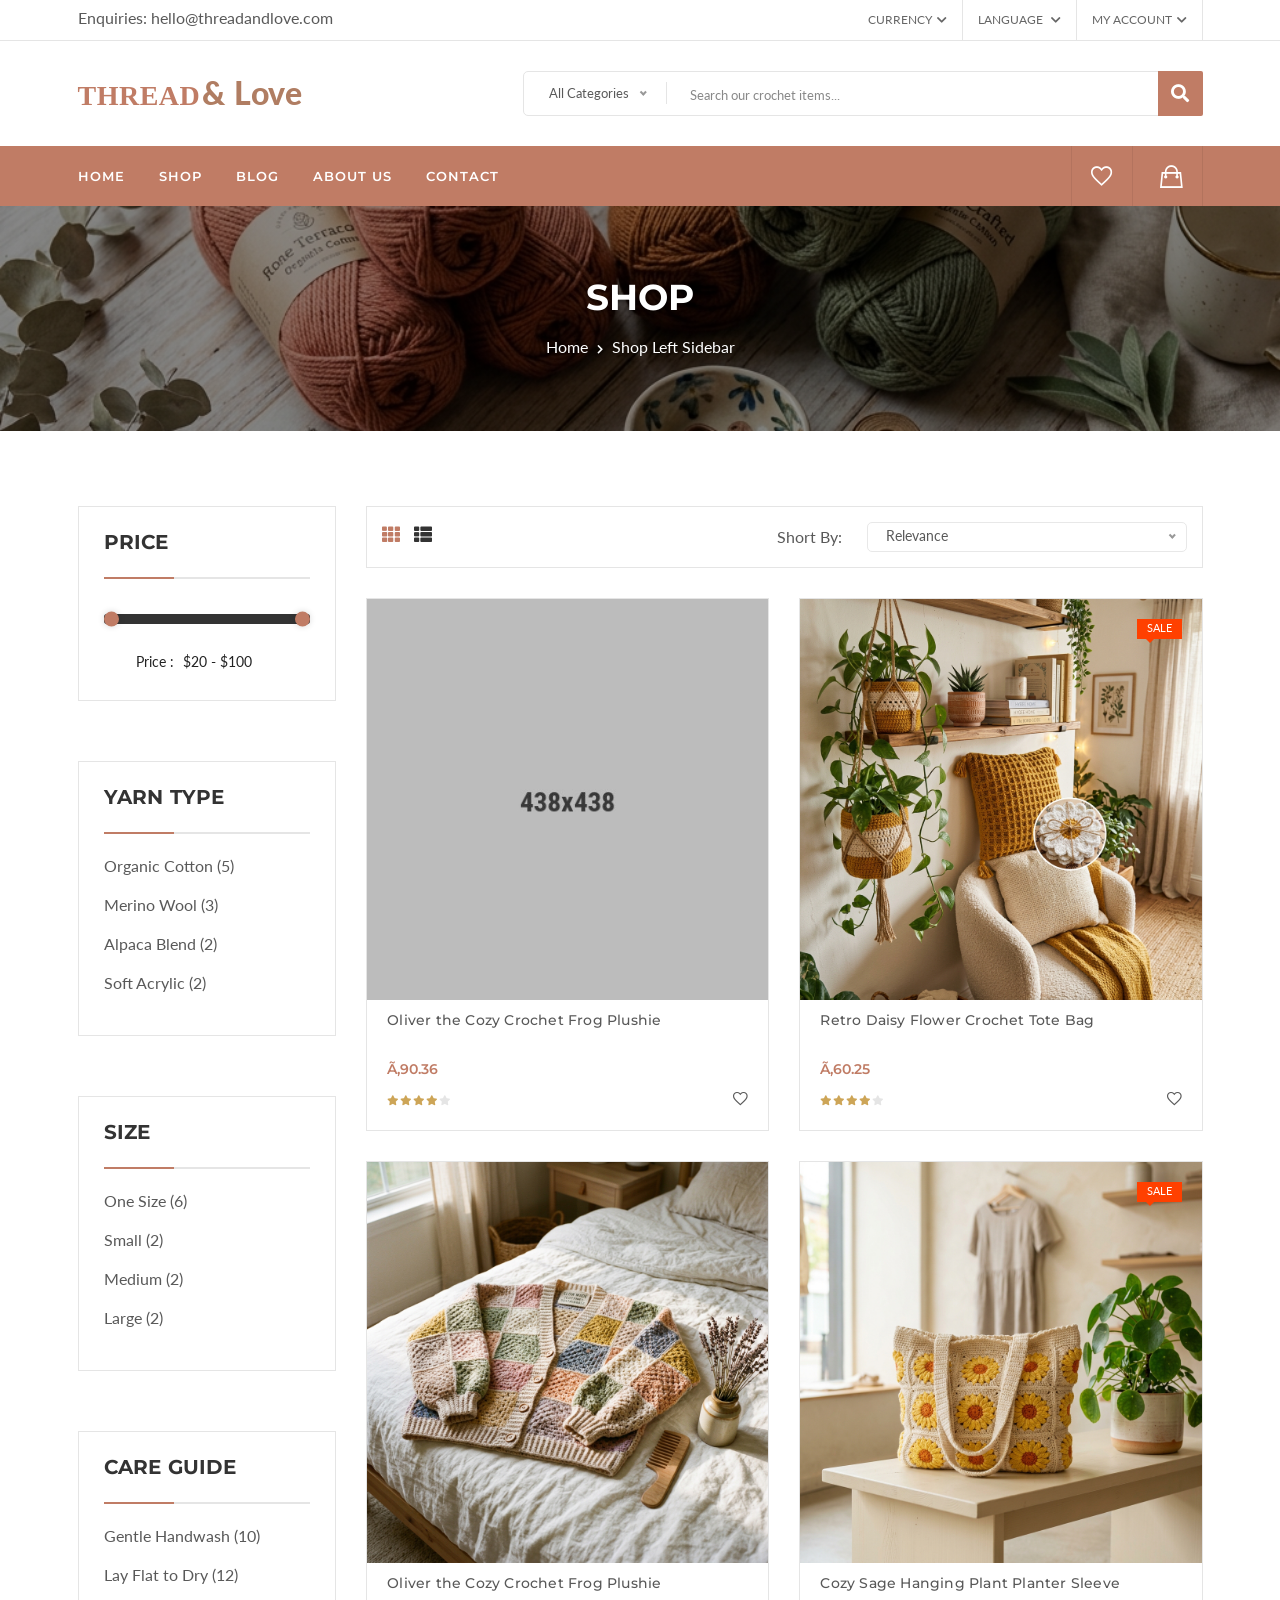
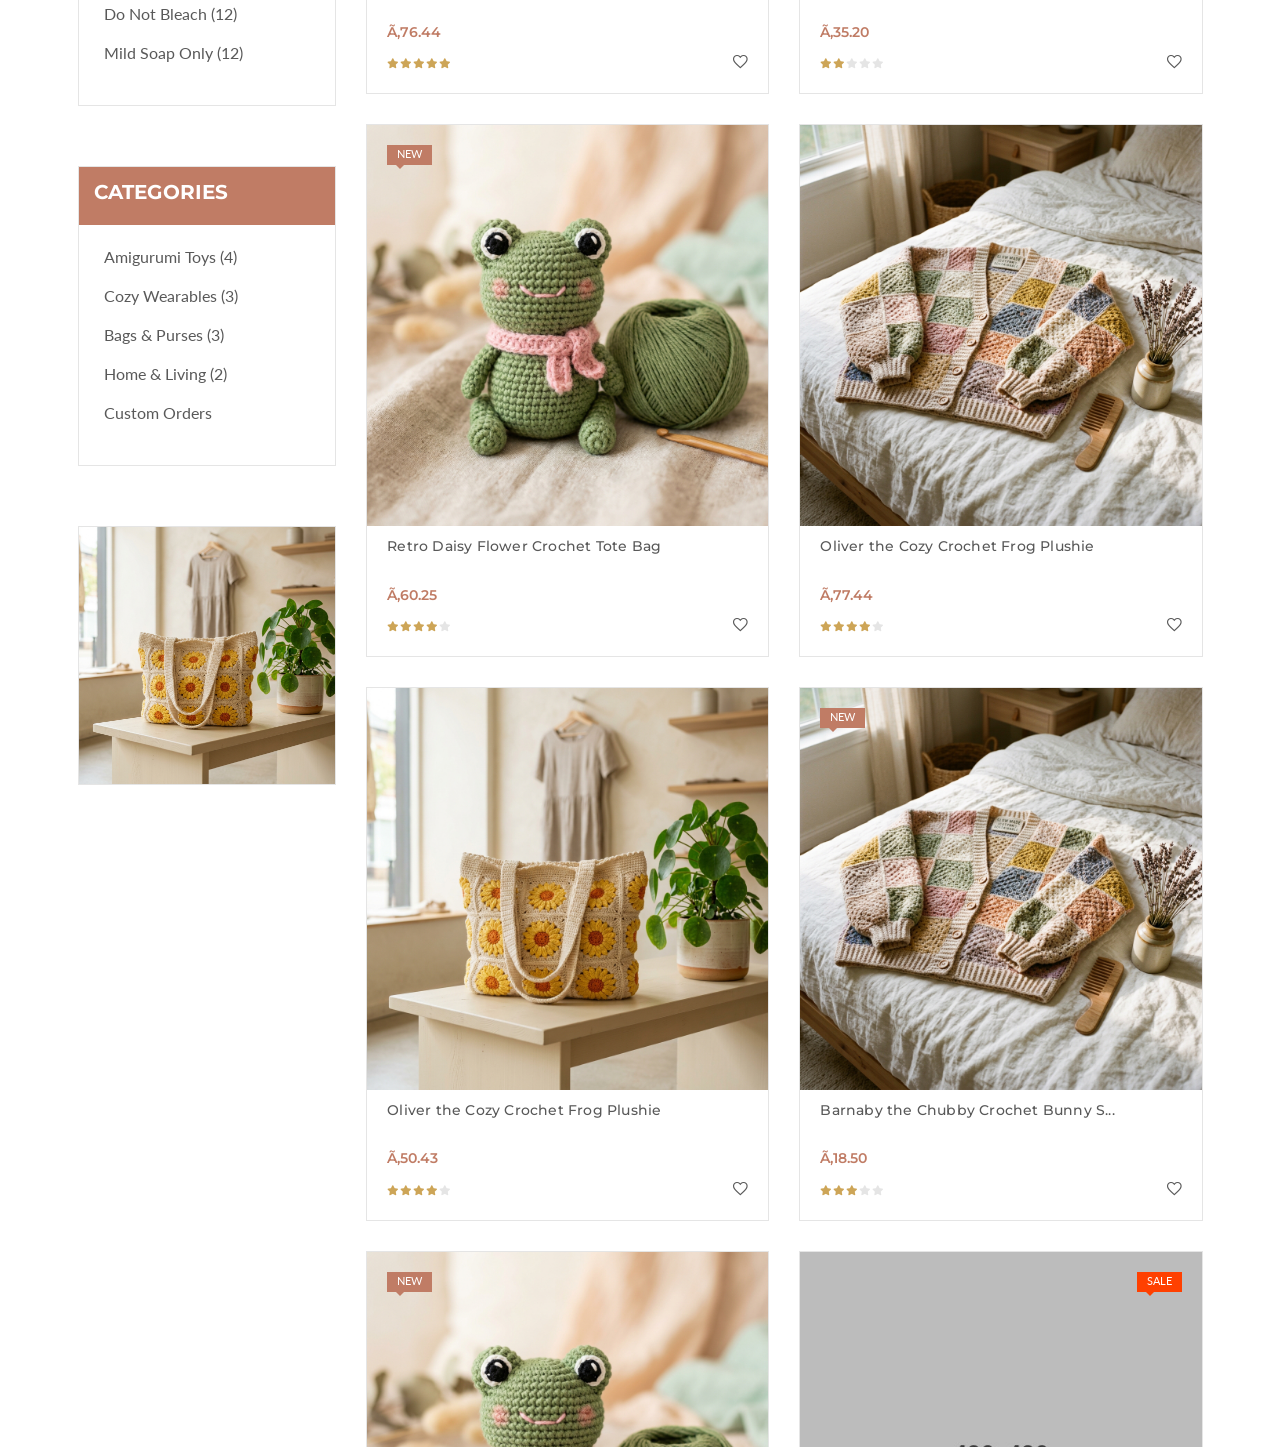
<file: shop-left-sidebar.html>
<!doctype html>
<html class="no-js" lang="en">

<head>
    <meta charset="utf-8">
    <meta http-equiv="x-ua-compatible" content="ie=edge">
    <title>Shop Cozy Crochet Collections | Thread & Love</title>
    <meta name="robots" content="index, follow" />
    <meta name="description" content="Explore Thread & Love's complete catalog of premium handmade crochet items. Browse cozy cardigans, adorable amigurumi toys, chic tote bags, and warm home decor.">
    <meta name="viewport" content="width=device-width, initial-scale=1, shrink-to-fit=no">
    <!-- Favicon -->
    <link rel="shortcut icon" type="image/x-icon" href="assets/images/favicon.ico">

    <!-- CSS
	============================================ -->

    <!-- Bootstrap CSS -->
    <link rel="stylesheet" href="assets/css/bootstrap.min.css">
    <!-- Fontawesome -->
    <link rel="stylesheet" href="assets/css/font-awesome.min.css">
    <!-- Fontawesome Star -->
    <link rel="stylesheet" href="assets/css/fontawesome-stars.css">
    <!-- Ion Icon -->
    <link rel="stylesheet" href="assets/css/ionicons.min.css">
    <!-- Slick CSS -->
    <link rel="stylesheet" href="assets/css/slick.min.css">
    <!-- Animation -->
    <link rel="stylesheet" href="assets/css/animate.min.css">
    <!-- jQuery Ui -->
    <link rel="stylesheet" href="assets/css/jquery-ui.min.css">
    <!-- Nice Select -->
    <link rel="stylesheet" href="assets/css/nice-select.min.css">
    <!-- Timecircles -->
    <link rel="stylesheet" href="assets/css/timecircles.min.css">

    <!-- Main Style CSS -->
        <!-- Google Fonts direct linking to bypass local CORS block -->
    <link rel="preconnect" href="https://fonts.googleapis.com">
    <link rel="preconnect" href="https://fonts.gstatic.com" crossorigin>
    <link href="https://fonts.googleapis.com/css2?family=Dancing+Script:wght@400;700&family=Lato:wght@300;400;700;900&family=Montserrat:wght@300;400;500;600;700;800;900&display=swap" rel="stylesheet">
    <link rel="stylesheet" href="assets/css/style.css">
    <!-- <link rel="stylesheet" href="assets/css/style.css"> -->

</head>

<body class="template-color-1">

    <div class="main-wrapper">

        <!-- Begin Hiraola's Header Main Area -->

        <header class="header-main_area">

            <div class="header-top_area">

                <div class="container">

                    <div class="row">

                        <div class="col-lg-5">

                            <div class="ht-left_area">

                                <div class="header-shipping_area">

                                    <ul>

                                        <li>

                                            <span>Enquiries:</span>

                                            <a href="callto://+123123321345">hello@threadandlove.com</a>

                                        </li>

                                    </ul>

                                </div>

                            </div>

                        </div>

                        <div class="col-lg-7">

                            <div class="ht-right_area">

                                <div class="ht-menu">

                                    <ul>

                                        <li><a href="javascript:void(0)">Currency<i class="fa fa-chevron-down"></i></a>

                                            <ul class="ht-dropdown ht-currency">

                                                <li><a href="javascript:void(0)">€ EUR</a></li>

                                                <li class="active"><a href="javascript:void(0)"> GBP</a></li>

                                                <li><a href="javascript:void(0)">$ USD</a></li>

                                            </ul>

                                        </li>

                                        <li><a href="javascript:void(0)">Language <i class="fa fa-chevron-down"></i></a>

                                            <ul class="ht-dropdown">

                                                <li class="active"><a href="javascript:void(0)"><img src="assets/images/menu/icon/1.jpg" alt="Language Icon">English</a></li>

                                            </ul>

                                        </li>

                                        <li><a href="my-account.html">My Account<i class="fa fa-chevron-down"></i></a>

                                            <ul class="ht-dropdown ht-my_account">

                                                <li><a href="login-register.html">Register</a></li>

                                                <li class="active"><a href="login-register.html">Login</a></li>

                                            </ul>

                                        </li>

                                    </ul>

                                </div>

                            </div>

                        </div>

                    </div>

                </div>

            </div>

            <div class="header-middle_area d-none d-lg-block">

                <div class="container">

                    <div class="row">

                        <div class="col-lg-3">

                            <div class="header-logo">

                                <a href="index.html" style="font-family: 'Playfair Display', serif; font-size: 28px; font-weight: 900; letter-spacing: 0.5px; color: #c07c65; text-transform: uppercase; text-decoration: none; display: inline-block; padding-top: 10px;">

                                    Thread<span style="color: #b07d62; font-family: 'Dancing Script', cursive; font-size: 32px; text-transform: none; margin-left: 2px;">&amp; Love</span>

                                </a>

                            </div>

                        </div>

                        <div class="col-lg-9">

                            <div class="hm-form_area">

                                <form action="#" class="hm-searchbox">

                                    <select class="nice-select select-search-category">

                                        <option value="0">All Categories</option>

                                        <option value="10">Amigurumi Toys</option>

                                        <option value="11">Cozy Wearables</option>

                                        <option value="12">Bags &amp; Purses</option>

                                        <option value="13">Home &amp; Living</option>

                                    </select>

                                    <input type="text" placeholder="Search our crochet items...">

                                    <button class="li-btn" type="submit"><i class="fa fa-search"></i></button>

                                </form>

                            </div>

                        </div>

                    </div>

                </div>

            </div>

            <div class="header-bottom_area header-sticky stick">

                <div class="container">

                    <div class="row">

                        <div class="col-md-4 col-sm-4 d-lg-none d-block">

                            <div class="header-logo">

                                <a href="index.html" style="font-family: 'Playfair Display', serif; font-size: 24px; font-weight: 900; letter-spacing: 0.5px; color: #c07c65; text-transform: uppercase; text-decoration: none; display: inline-block;">

                                    Thread<span style="color: #b07d62; font-family: 'Dancing Script', cursive; font-size: 28px; text-transform: none; margin-left: 2px;">&amp; Love</span>

                                </a>

                            </div>

                        </div>

                        <div class="col-lg-9 d-none d-lg-block position-static">

                            <div class="main-menu_area">

                                <nav>

                                    <ul>

                                        <li><a href="index.html">Home</a></li>

                                        <li class="megamenu-holder"><a href="shop-left-sidebar.html">Shop</a>

                                            <ul class="hm-megamenu">

                                                <li><span class="megamenu-title">Crochet Categories</span>

                                                    <ul>

                                                        <li><a href="shop-left-sidebar.html">All Products</a></li>

                                                        <li><a href="shop-left-sidebar.html">Amigurumi Toys</a></li>

                                                        <li><a href="shop-left-sidebar.html">Cozy Wearables</a></li>

                                                        <li><a href="shop-left-sidebar.html">Bags &amp; Purses</a></li>

                                                        <li><a href="shop-left-sidebar.html">Home &amp; Living</a></li>

                                                    </ul>

                                                </li>

                                                <li><span class="megamenu-title">Buying Guides</span>

                                                    <ul>

                                                        <li><a href="about-us.html">Our Story</a></li>

                                                        <li><a href="faq.html">Yarn Care &amp; FAQ</a></li>

                                                        <li><a href="wishlist.html">My Wishlist</a></li>

                                                        <li><a href="cart.html">View Cart</a></li>

                                                        <li><a href="checkout.html">Checkout</a></li>

                                                    </ul>

                                                </li>

                                                <li class="menu-item_img" style="background-image: url(assets/images/banner/1_1.png); background-size: cover; background-position: center; width: 220px; height: 150px;"></li>

                                            </ul>

                                        </li>

                                        <li><a href="blog-left-sidebar.html">Blog</a></li>

                                        <li><a href="about-us.html">About Us</a></li>

                                        <li><a href="contact.html">Contact</a></li>

                                    </ul>

                                </nav>

                            </div>

                        </div>

                        <div class="col-lg-3 col-md-8 col-sm-8">

                            <div class="header-right_area">

                                <ul>

                                    <li>

                                        <a href="wishlist.html" class="wishlist-btn">

                                            <i class="ion-android-favorite-outline"></i>

                                        </a>

                                    </li>

                                    <li>

                                        <a href="#mobileMenu" class="mobile-menu_btn toolbar-btn color--white d-lg-none d-block">

                                            <i class="ion-navicon"></i>

                                        </a>

                                    </li>

                                    <li>

                                        <a href="#miniCart" class="minicart-btn toolbar-btn">

                                            <i class="ion-bag"></i>

                                        </a>

                                    </li>

                                </ul>

                            </div>

                        </div>

                    </div>

                </div>

            </div>

            <div class="offcanvas-minicart_wrapper" id="miniCart">

                <div class="offcanvas-menu-inner">

                    <a href="#" class="btn-close"><i class="ion-android-close"></i></a>

                    <div class="minicart-content">

                        <div class="minicart-heading">

                            <h4>Shopping Cart</h4>

                        </div>

                        <ul class="minicart-list">

                            <li class="minicart-product">

                                <a class="product-item_remove" href="javascript:void(0)"><i class="ion-android-close"></i></a>

                                <div class="product-item_img">

                                    <img src="assets/images/banner/1_4.jpg" alt="Thread & Love Crochet Product">

                                </div>

                                <div class="product-item_content">

                                    <a class="product-item_title" href="shop-left-sidebar.html">Boho Style Fringe Crossbody Bag</a>

                                    <span class="product-item_quantity">1 x 15.99</span>

                                </div>

                            </li>

                            <li class="minicart-product">

                                <a class="product-item_remove" href="javascript:void(0)"><i class="ion-android-close"></i></a>

                                <div class="product-item_img">

                                    <img src="assets/images/banner/1_1.jpg" alt="Thread & Love Crochet Product">

                                </div>

                                <div class="product-item_content">

                                    <a class="product-item_title" href="shop-left-sidebar.html">Textured Crochet Throw Blanket</a>

                                    <span class="product-item_quantity">1 x 15.99</span>

                                </div>

                            </li>

                            <li class="minicart-product">

                                <a class="product-item_remove" href="javascript:void(0)"><i class="ion-android-close"></i></a>

                                <div class="product-item_img">

                                    <img src="assets/images/banner/1_2.jpg" alt="Thread & Love Crochet Product">

                                </div>

                                <div class="product-item_content">

                                    <a class="product-item_title" href="shop-left-sidebar.html">Barnaby the Chubby Crochet Bunny</a>

                                    <span class="product-item_quantity">1 x 15.99</span>

                                </div>

                            </li>

                        </ul>

                    </div>

                    <div class="minicart-item_total">

                        <span>Subtotal</span>

                        <span class="ammount">$360.00</span>

                    </div>

                    <div class="minicart-btn_area">

                        <a href="cart.html" class="hiraola-btn hiraola-btn_dark hiraola-btn_fullwidth">Minicart</a>

                    </div>

                    <div class="minicart-btn_area">

                        <a href="checkout.html" class="hiraola-btn hiraola-btn_dark hiraola-btn_fullwidth">Checkout</a>

                    </div>

                </div>

            </div>

            <div class="mobile-menu_wrapper" id="mobileMenu">

                <div class="offcanvas-menu-inner">

                    <div class="container">

                        <a href="#" class="btn-close"><i class="ion-android-close"></i></a>

                        <div class="offcanvas-inner_search">

                            <form action="#" class="hm-searchbox">

                                <input type="text" placeholder="Search for item...">

                                <button class="search_btn" type="submit"><i class="ion-ios-search-strong"></i></button>

                            </form>

                        </div>

                        <nav class="offcanvas-navigation">

                            <ul class="mobile-menu">

                                <li class="menu-item-has-children active"><a href="#"><span class="mm-text">Home</span></a>

                                    <ul class="sub-menu">

                                        <li>

                                            <a href="index.html">

                                                <span class="mm-text">Home One</span>

                                            </a>

                                        </li>

                                        <li>

                                            <a href="index-2.html">

                                                <span class="mm-text">Home Two</span>

                                            </a>

                                        </li>

                                        <li>

                                            <a href="index-3.html">

                                                <span class="mm-text">Home Three</span>

                                            </a>

                                        </li>

                                    </ul>

                                </li>

                                <li class="menu-item-has-children">

                                    <a href="#">

                                        <span class="mm-text">Shop</span>

                                    </a>

                                    <ul class="sub-menu">

                                        <li class="menu-item-has-children">

                                            <a href="#">

                                                <span class="mm-text">Grid View</span>

                                            </a>

                                            <ul class="sub-menu">

                                                <li>

                                                    <a href="shop-3-column.html">

                                                        <span class="mm-text">Column Three</span>

                                                    </a>

                                                </li>

                                                <li>

                                                    <a href="shop-4-column.html">

                                                        <span class="mm-text">Column Four</span>

                                                    </a>

                                                </li>

                                                <li>

                                                    <a href="shop-left-sidebar.html">

                                                        <span class="mm-text">Left Sidebar</span>

                                                    </a>

                                                </li>

                                                <li>

                                                    <a href="shop-right-sidebar.html">

                                                        <span class="mm-text">Right Sidebar</span>

                                                    </a>

                                                </li>

                                            </ul>

                                        </li>

                                        <li class="menu-item-has-children">

                                            <a href="#">

                                                <span class="mm-text">Shop List</span>

                                            </a>

                                            <ul class="sub-menu">

                                                <li>

                                                    <a href="shop-list-fullwidth.html">

                                                        <span class="mm-text">Full Width</span>

                                                    </a>

                                                </li>

                                                <li>

                                                    <a href="shop-list-left-sidebar.html">

                                                        <span class="mm-text">Left Sidebar</span>

                                                    </a>

                                                </li>

                                                <li>

                                                    <a href="shop-list-right-sidebar.html">

                                                        <span class="mm-text">Right Sidebar</span>

                                                    </a>

                                                </li>

                                            </ul>

                                        </li>

                                        <li class="menu-item-has-children">

                                            <a href="#">

                                                <span class="mm-text">Single Product Style</span>

                                            </a>

                                            <ul class="sub-menu">

                                                <li>

                                                    <a href="single-product-gallery-left.html">

                                                        <span class="mm-text">Gallery Left</span>

                                                    </a>

                                                </li>

                                                <li>

                                                    <a href="single-product-gallery-right.html">

                                                        <span class="mm-text">Gallery Right</span>

                                                    </a>

                                                </li>

                                                <li>

                                                    <a href="single-product-tab-style-left.html">

                                                        <span class="mm-text">Tab Style Left</span>

                                                    </a>

                                                </li>

                                                <li>

                                                    <a href="single-product-tab-style-right.html">

                                                        <span class="mm-text">Tab Style Right</span>

                                                    </a>

                                                </li>

                                                <li>

                                                    <a href="single-product-sticky-left.html">

                                                        <span class="mm-text">Sticky Left</span>

                                                    </a>

                                                </li>

                                                <li>

                                                    <a href="single-product-sticky-right.html">

                                                        <span class="mm-text">Sticky Right</span>

                                                    </a>

                                                </li>

                                            </ul>

                                        </li>

                                        <li class="menu-item-has-children">

                                            <a href="#">

                                                <span class="mm-text">Single Product Type</span>

                                            </a>

                                            <ul class="sub-menu">

                                                <li>

                                                    <a href="single-product.html">

                                                        <span class="mm-text">Single Product</span>

                                                    </a>

                                                </li>

                                                <li>

                                                    <a href="single-product-sale.html">

                                                        <span class="mm-text">Single Product Sale</span>

                                                    </a>

                                                </li>

                                                <li>

                                                    <a href="single-product-group.html">

                                                        <span class="mm-text">Single Product Group</span>

                                                    </a>

                                                </li>

                                                <li>

                                                    <a href="single-product-variable.html">

                                                        <span class="mm-text">Single Product Variable</span>

                                                    </a>

                                                </li>

                                                <li>

                                                    <a href="single-product-affiliate.html">

                                                        <span class="mm-text">Single Product Affiliate</span>

                                                    </a>

                                                </li>

                                                <li>

                                                    <a href="single-product-slider.html">

                                                        <span class="mm-text">Single Product Slider</span>

                                                    </a>

                                                </li>

                                            </ul>

                                        </li>

                                    </ul>

                                </li>

                                <li class="menu-item-has-children">

                                    <a href="#">

                                        <span class="mm-text">Blog</span>

                                    </a>

                                    <ul class="sub-menu">

                                        <li class="menu-item-has-children has-children">

                                            <a href="#">

                                                <span class="mm-text">Grid View</span>

                                            </a>

                                            <ul class="sub-menu">

                                                <li>

                                                    <a href="blog-2-column.html">

                                                        <span class="mm-text">Column Two</span>

                                                    </a>

                                                </li>

                                                <li>

                                                    <a href="blog-3-column.html">

                                                        <span class="mm-text">Column Three</span>

                                                    </a>

                                                </li>

                                                <li>

                                                    <a href="blog-left-sidebar.html">

                                                        <span class="mm-text">Left Sidebar</span>

                                                    </a>

                                                </li>

                                                <li>

                                                    <a href="blog-right-sidebar.html">

                                                        <span class="mm-text">Right Sidebar</span>

                                                    </a>

                                                </li>

                                            </ul>

                                        </li>

                                        <li class="menu-item-has-children has-children">

                                            <a href="#">

                                                <span class="mm-text">List View</span>

                                            </a>

                                            <ul class="sub-menu">

                                                <li>

                                                    <a href="blog-list-fullwidth.html">

                                                        <span class="mm-text">List Fullwidth</span>

                                                    </a>

                                                </li>

                                                <li>

                                                    <a href="blog-list-left-sidebar.html">

                                                        <span class="mm-text">List Left Sidebar</span>

                                                    </a>

                                                </li>

                                                <li>

                                                    <a href="blog-list-right-sidebar.html">

                                                        <span class="mm-text">List Right Sidebar</span>

                                                    </a>

                                                </li>

                                            </ul>

                                        </li>

                                        <li class="menu-item-has-children has-children">

                                            <a href="#">

                                                <span class="mm-text">Blog Details</span>

                                            </a>

                                            <ul class="sub-menu">

                                                <li>

                                                    <a href="blog-details-left-sidebar.html">

                                                        <span class="mm-text">Left Sidebar</span>

                                                    </a>

                                                </li>

                                                <li>

                                                    <a href="blog-details-right-sidebar.html">

                                                        <span class="mm-text">Right Sidebar</span>

                                                    </a>

                                                </li>

                                            </ul>

                                        </li>

                                        <li class="menu-item-has-children has-children">

                                            <a href="#">

                                                <span class="mm-text">Blog Format</span>

                                            </a>

                                            <ul class="sub-menu">

                                                <li>

                                                    <a href="blog-gallery-format.html">

                                                        <span class="mm-text">Gallery Format</span>

                                                    </a>

                                                </li>

                                                <li>

                                                    <a href="blog-audio-format.html">

                                                        <span class="mm-text">Audio Format</span>

                                                    </a>

                                                </li>

                                                <li>

                                                    <a href="blog-video-format.html">

                                                        <span class="mm-text">Video Format</span>

                                                    </a>

                                                </li>

                                            </ul>

                                        </li>

                                    </ul>

                                </li>

                                <li class="menu-item-has-children">

                                    <a href="#">

                                        <span class="mm-text">Pages</span>

                                    </a>

                                    <ul class="sub-menu">

                                        <li>

                                            <a href="my-account.html">

                                                <span class="mm-text">My Account</span>

                                            </a>

                                        </li>

                                        <li>

                                            <a href="login-register.html">

                                                <span class="mm-text">Login | Register</span>

                                            </a>

                                        </li>

                                        <li>

                                            <a href="wishlist.html">

                                                <span class="mm-text">Wishlist</span>

                                            </a>

                                        </li>

                                        <li>

                                            <a href="cart.html">

                                                <span class="mm-text">Cart</span>

                                            </a>

                                        </li>

                                        <li>

                                            <a href="checkout.html">

                                                <span class="mm-text">Checkout</span>

                                            </a>

                                        </li>

                                        <li>

                                            <a href="compare.html">

                                                <span class="mm-text">Compare</span>

                                            </a>

                                        </li>

                                        <li>

                                            <a href="faq.html">

                                                <span class="mm-text">FAQ</span>

                                            </a>

                                        </li>

                                        <li>

                                            <a href="404.html">

                                                <span class="mm-text">Error 404</span>

                                            </a>

                                        </li>

                                        <li>

                                            <a href="coming-soon_page.html">

                                                <span class="mm-text">Comming Soon</span>

                                            </a>

                                        </li>

                                    </ul>

                                </li>

                            </ul>

                        </nav>

                        <nav class="offcanvas-navigation user-setting_area">

                            <ul class="mobile-menu">

                                <li class="menu-item-has-children active">

                                    <a href="#">

                                        <span class="mm-text">User

                                        Setting

                                    </span>

                                    </a>

                                    <ul class="sub-menu">

                                        <li>

                                            <a href="my-account.html">

                                                <span class="mm-text">My Account</span>

                                            </a>

                                        </li>

                                        <li>

                                            <a href="login-register.html">

                                                <span class="mm-text">Login | Register</span>

                                            </a>

                                        </li>

                                    </ul>

                                </li>

                                <li class="menu-item-has-children"><a href="#"><span class="mm-text">Currency</span></a>

                                    <ul class="sub-menu">

                                        <li>

                                            <a href="javascript:void(0)">

                                                <span class="mm-text">EUR €</span>

                                            </a>

                                        </li>

                                        <li>

                                            <a href="javascript:void(0)">

                                                <span class="mm-text">USD $</span>

                                            </a>

                                        </li>

                                    </ul>

                                </li>

                                <li class="menu-item-has-children"><a href="#"><span class="mm-text">Language</span></a>

                                    <ul class="sub-menu">

                                        <li>

                                            <a href="javascript:void(0)">

                                                <span class="mm-text">English</span>

                                            </a>

                                        </li>

                                        <li>

                                            <a href="javascript:void(0)">

                                                <span class="mm-text">Français</span>

                                            </a>

                                        </li>

                                        <li>

                                            <a href="javascript:void(0)">

                                                <span class="mm-text">Romanian</span>

                                            </a>

                                        </li>

                                        <li>

                                            <a href="javascript:void(0)">

                                                <span class="mm-text">Japanese</span>

                                            </a>

                                        </li>

                                    </ul>

                                </li>

                            </ul>

                        </nav>

                    </div>

                </div>

            </div>

        </header>

        <!-- Hiraola's Header Main Area End Here -->

        <!-- Begin Hiraola's Breadcrumb Area -->
        <div class="breadcrumb-area">
            <div class="container">
                <div class="breadcrumb-content">
                    <h2>Shop</h2>
                    <ul>
                        <li><a href="index.html">Home</a></li>
                        <li class="active">Shop Left Sidebar</li>
                    </ul>
                </div>
            </div>
        </div>
        <!-- Hiraola's Breadcrumb Area End Here -->

        <!-- Begin Hiraola's Content Wrapper Area -->
        <div class="hiraola-content_wrapper">
            <div class="container">
                <div class="row">
                    <div class="col-lg-3 order-2 order-lg-1">
                        <div class="hiraola-sidebar-catagories_area">
                            <div class="hiraola-sidebar_categories">
                                <div class="hiraola-categories_title">
                                    <h5>Price</h5>
                                </div>
                                <div class="price-filter">
                                    <div id="slider-range"></div>
                                    <div class="price-slider-amount">
                                        <div class="label-input">
                                            <label>price : </label>
                                            <input type="text" id="amount" name="price" placeholder="Add Your Price" />
                                        </div>
                                        <!-- <button type="button">Filter</button> -->
                                    </div>
                                </div>
                            </div>
                            <div class="hiraola-sidebar_categories">
                                <div class="hiraola-categories_title">
                                    <h5>Yarn Type</h5>
                                </div>
                                <ul class="sidebar-checkbox_list">
                                    <li>
                                        <a href="javascript:void(0)">Organic Cotton (5)</a>
                                    </li>
                                    <li>
                                        <a href="javascript:void(0)">Merino Wool (3)</a>
                                    </li>
                                    <li>
                                        <a href="javascript:void(0)">Alpaca Blend (2)</a>
                                    </li>
                                    <li>
                                        <a href="javascript:void(0)">Soft Acrylic (2)</a>
                                    </li>
                                </ul>
                            </div>
                            <div class="hiraola-sidebar_categories">
                                <div class="hiraola-categories_title">
                                    <h5>Size</h5>
                                </div>
                                <ul class="sidebar-checkbox_list">
                                    <li>
                                        <a href="javascript:void(0)">One Size (6)</a>
                                    </li>
                                    <li>
                                        <a href="javascript:void(0)">Small (2)</a>
                                    </li>
                                    <li>
                                        <a href="javascript:void(0)">Medium (2)</a>
                                    </li>
                                    <li>
                                        <a href="javascript:void(0)">Large (2)</a>
                                    </li>
                                </ul>
                            </div>
                            <div class="hiraola-sidebar_categories">
                                <div class="hiraola-categories_title">
                                    <h5>Care Guide</h5>
                                </div>
                                <ul class="sidebar-checkbox_list">
                                    <li>
                                        <a href="javascript:void(0)">Gentle Handwash (10)</a>
                                    </li>
                                    <li>
                                        <a href="javascript:void(0)">Lay Flat to Dry (12)</a>
                                    </li>
                                    <li>
                                        <a href="javascript:void(0)">Do Not Bleach (12)</a>
                                    </li>
                                    <li>
                                        <a href="javascript:void(0)">Mild Soap Only (12)</a>
                                    </li>
                                </ul>
                            </div>
                            <div class="category-module hiraola-sidebar_categories">
                                <div class="category-module_heading">
                                    <h5>Categories</h5>
                                </div>
                                <div class="module-body">
                                    <ul class="module-list_item">
                                        <li>
                                            <a href="shop-left-sidebar.html">Amigurumi Toys (4)</a>
                                        </li>
                                        <li>
                                            <a href="shop-left-sidebar.html">Cozy Wearables (3)</a>
                                        </li>
                                        <li>
                                            <a href="shop-left-sidebar.html">Bags &amp; Purses (3)</a>
                                        </li>
                                        <li>
                                            <a href="shop-left-sidebar.html">Home &amp; Living (2)</a>
                                        </li>
                                        <li>
                                            <a href="contact.html">Custom Orders</a>
                                        </li>
                                    </ul>
                                </div>
                            </div>
                        </div>
                        <div class="sidebar-banner_area">
                            <div class="banner-item img-hover_effect">
                                <a href="shop-left-sidebar.html">
                                    <img src="assets/images/banner/1_1.jpg" alt="Thread & Love Handcrafted Tote Bag">
                                </a>
                            </div>
                        </div>
                    </div>
                    <div class="col-lg-9 order-1 order-lg-2">
                        <div class="shop-toolbar">
                            <div class="product-view-mode">
                                <a class="active grid-3" data-target="gridview-3" data-toggle="tooltip" data-placement="top" title="Grid View"><i class="fa fa-th"></i></a>
                                <a class="list" data-target="listview" data-toggle="tooltip" data-placement="top" title="List View"><i class="fa fa-th-list"></i></a>
                            </div>
                            <div class="product-item-selection_area">
                                <div class="product-short">
                                    <label class="select-label">Short By:</label>
                                    <select class="nice-select">
                                        <option value="1">Relevance</option>
                                        <option value="2">Name, A to Z</option>
                                        <option value="3">Name, Z to A</option>
                                        <option value="4">Price, low to high</option>
                                        <option value="5">Price, high to low</option>
                                        <option value="5">Rating (Highest)</option>
                                        <option value="5">Rating (Lowest)</option>
                                        <option value="5">Model (A - Z)</option>
                                        <option value="5">Model (Z - A)</option>
                                    </select>
                                </div>
                            </div>
                        </div>
                        <div class="shop-product-wrap grid gridview-3 row">
                            <div class="col-lg-4">
                                <div class="slide-item">
                                    <div class="single_product">
                                        <div class="product-img">
                                            <a href="single-product.html">
                                                <img class="primary-img" src="assets/images/product/medium-size/1-9.jpg" alt="Hiraola's Product Image">
                                                <img class="secondary-img" src="assets/images/banner/1_4.jpg" alt="Hiraola's Product Image">
                                            </a>
                                            <div class="add-actions">
                                                <ul>
                                                    <li><a class="hiraola-add_cart" href="cart.html" data-bs-toggle="tooltip" data-placement="top" title="Add To Cart"><i class="ion-bag"></i></a>
                                                    </li>
                                                    <li><a class="hiraola-add_compare" href="compare.html" data-bs-toggle="tooltip" data-placement="top" title="Compare This Product"><i
                                                        class="ion-ios-shuffle-strong"></i></a>
                                                    </li>
                                                    <li class="quick-view-btn" data-bs-toggle="modal" data-bs-target="#exampleModalCenter"><a href="javascript:void(0)" data-bs-toggle="tooltip" data-placement="top" title="Quick View"><i
                                                        class="ion-eye"></i></a></li>
                                                </ul>
                                            </div>
                                        </div>
                                        <div class="hiraola-product_content">
                                            <div class="product-desc_info">
                                                <h6><a class="product-name" href="single-product.html">Oliver the Cozy Crochet Frog Plushie</a></h6>
                                                <div class="price-box">
                                                    <span class="new-price">Ã‚90.36</span>
                                                </div>
                                                <div class="additional-add_action">
                                                    <ul>
                                                        <li><a class="hiraola-add_compare" href="wishlist.html" data-bs-toggle="tooltip" data-placement="top" title="Add To Wishlist"><i
                                                            class="ion-android-favorite-outline"></i></a>
                                                        </li>
                                                    </ul>
                                                </div>
                                                <div class="rating-box">
                                                    <ul>
                                                        <li><i class="fa fa-star"></i></li>
                                                        <li><i class="fa fa-star"></i></li>
                                                        <li><i class="fa fa-star"></i></li>
                                                        <li><i class="fa fa-star"></i></li>
                                                        <li class="silver-color"><i class="fa fa-star"></i></li>
                                                    </ul>
                                                </div>
                                            </div>
                                        </div>
                                    </div>
                                </div>
                                <div class="list-slide_item">
                                    <div class="single_product">
                                        <div class="product-img">
                                            <a href="single-product.html">
                                                <img class="primary-img" src="assets/images/product/medium-size/1-9.jpg" alt="Hiraola's Product Image">
                                                <img class="secondary-img" src="assets/images/banner/1_4.jpg" alt="Hiraola's Product Image">
                                            </a>
                                        </div>
                                        <div class="hiraola-product_content">
                                            <div class="product-desc_info">
                                                <h6><a class="product-name" href="single-product.html">Oliver the Cozy Crochet Frog Plushie</a></h6>
                                                <div class="rating-box">
                                                    <ul>
                                                        <li><i class="fa fa-star"></i></li>
                                                        <li><i class="fa fa-star"></i></li>
                                                        <li><i class="fa fa-star"></i></li>
                                                        <li><i class="fa fa-star"></i></li>
                                                        <li class="silver-color"><i class="fa fa-star"></i></li>
                                                    </ul>
                                                </div>
                                                <div class="price-box">
                                                    <span class="new-price">Ã‚90.36</span>
                                                </div>
                                                <div class="product-short_desc">
                                                    <p>The effects of gold are subtle, but definitely apparent. ... It was
                                                        considered that gold possessed an energy that brought warm, soothing
                                                        vibrations to the body to aid healing, for when the body relaxes and the
                                                        blood vessels in the cells aren't as constricted, blood can move through
                                                        the tissue spaces more easily.</p>
                                                </div>
                                            </div>
                                            <div class="add-actions">
                                                <ul>
                                                    <li><a class="hiraola-add_cart" href="cart.html" data-bs-toggle="tooltip" data-placement="top" title="Add To Cart">Add To Cart</a></li>
                                                    <li><a class="hiraola-add_compare" href="compare.html" data-bs-toggle="tooltip" data-placement="top" title="Compare This Product"><i
                                                        class="ion-ios-shuffle-strong"></i></a></li>
                                                    <li class="quick-view-btn" data-bs-toggle="modal" data-bs-target="#exampleModalCenter"><a href="javascript:void(0)" data-bs-toggle="tooltip" data-placement="top" title="Quick View"><i
                                                        class="ion-eye"></i></a></li>
                                                    <li><a class="hiraola-add_compare" href="wishlist.html" data-bs-toggle="tooltip" data-placement="top" title="Add To Wishlist"><i
                                                        class="ion-android-favorite-outline"></i></a>
                                                    </li>
                                                </ul>
                                            </div>
                                        </div>
                                    </div>
                                </div>
                            </div>
                            <div class="col-lg-4">
                                <div class="slide-item">
                                    <div class="single_product">
                                        <div class="product-img">
                                            <a href="single-product.html">
                                                <img class="primary-img" src="assets/images/banner/1_4.jpg" alt="Hiraola's Product Image">
                                                <img class="secondary-img" src="assets/images/banner/1_3.jpg" alt="Hiraola's Product Image">
                                            </a>
                                            <span class="sticker-2">Sale</span>
                                            <div class="add-actions">
                                                <ul>
                                                    <li><a class="hiraola-add_cart" href="cart.html" data-bs-toggle="tooltip" data-placement="top" title="Add To Cart"><i class="ion-bag"></i></a>
                                                    </li>
                                                    <li><a class="hiraola-add_compare" href="compare.html" data-bs-toggle="tooltip" data-placement="top" title="Compare This Product"><i
                                                        class="ion-ios-shuffle-strong"></i></a>
                                                    </li>
                                                    <li class="quick-view-btn" data-bs-toggle="modal" data-bs-target="#exampleModalCenter"><a href="javascript:void(0)" data-bs-toggle="tooltip" data-placement="top" title="Quick View"><i
                                                        class="ion-eye"></i></a></li>
                                                </ul>
                                            </div>
                                        </div>
                                        <div class="hiraola-product_content">
                                            <div class="product-desc_info">
                                                <h6><a class="product-name" href="single-product.html">Retro Daisy Flower Crochet Tote Bag</a></h6>
                                                <div class="price-box">
                                                    <span class="new-price">Ã‚60.25</span>
                                                </div>
                                                <div class="additional-add_action">
                                                    <ul>
                                                        <li><a class="hiraola-add_compare" href="wishlist.html" data-bs-toggle="tooltip" data-placement="top" title="Add To Wishlist"><i
                                                            class="ion-android-favorite-outline"></i></a>
                                                        </li>
                                                    </ul>
                                                </div>
                                                <div class="rating-box">
                                                    <ul>
                                                        <li><i class="fa fa-star"></i></li>
                                                        <li><i class="fa fa-star"></i></li>
                                                        <li><i class="fa fa-star"></i></li>
                                                        <li><i class="fa fa-star"></i></li>
                                                        <li class="silver-color"><i class="fa fa-star"></i></li>
                                                    </ul>
                                                </div>
                                            </div>
                                        </div>
                                    </div>
                                </div>
                                <div class="list-slide_item">
                                    <div class="single_product">
                                        <div class="product-img">
                                            <a href="single-product.html">
                                                <img class="primary-img" src="assets/images/banner/1_4.jpg" alt="Hiraola's Product Image">
                                                <img class="secondary-img" src="assets/images/banner/1_3.jpg" alt="Hiraola's Product Image">
                                            </a>
                                        </div>
                                        <div class="hiraola-product_content">
                                            <div class="product-desc_info">
                                                <h6><a class="product-name" href="single-product.html">Retro Daisy Flower Crochet Tote Bag</a></h6>
                                                <div class="rating-box">
                                                    <ul>
                                                        <li><i class="fa fa-star"></i></li>
                                                        <li><i class="fa fa-star"></i></li>
                                                        <li><i class="fa fa-star"></i></li>
                                                        <li><i class="fa fa-star"></i></li>
                                                        <li class="silver-color"><i class="fa fa-star"></i></li>
                                                    </ul>
                                                </div>
                                                <div class="price-box">
                                                    <span class="new-price">Ã‚60.25</span>
                                                </div>
                                                <div class="product-short_desc">
                                                    <p>The effects of gold are subtle, but definitely apparent. ... It was
                                                        considered that gold possessed an energy that brought warm, soothing
                                                        vibrations to the body to aid healing, for when the body relaxes and the
                                                        blood vessels in the cells aren't as constricted, blood can move through
                                                        the tissue spaces more easily.</p>
                                                </div>
                                            </div>
                                            <div class="add-actions">
                                                <ul>
                                                    <li><a class="hiraola-add_cart" href="cart.html" data-bs-toggle="tooltip" data-placement="top" title="Add To Cart">Add To Cart</a></li>
                                                    <li><a class="hiraola-add_compare" href="compare.html" data-bs-toggle="tooltip" data-placement="top" title="Compare This Product"><i
                                                        class="ion-ios-shuffle-strong"></i></a></li>
                                                    <li class="quick-view-btn" data-bs-toggle="modal" data-bs-target="#exampleModalCenter"><a href="javascript:void(0)" data-bs-toggle="tooltip" data-placement="top" title="Quick View"><i
                                                        class="ion-eye"></i></a></li>
                                                    <li><a class="hiraola-add_compare" href="wishlist.html" data-bs-toggle="tooltip" data-placement="top" title="Add To Wishlist"><i
                                                        class="ion-android-favorite-outline"></i></a>
                                                    </li>
                                                </ul>
                                            </div>
                                        </div>
                                    </div>
                                </div>
                            </div>
                            <div class="col-lg-4">
                                <div class="slide-item">
                                    <div class="single_product">
                                        <div class="product-img">
                                            <a href="single-product.html">
                                                <img class="primary-img" src="assets/images/banner/1_3.jpg" alt="Hiraola's Product Image">
                                                <img class="secondary-img" src="assets/images/banner/1_1.jpg" alt="Hiraola's Product Image">
                                            </a>
                                            <div class="add-actions">
                                                <ul>
                                                    <li><a class="hiraola-add_cart" href="cart.html" data-bs-toggle="tooltip" data-placement="top" title="Add To Cart"><i class="ion-bag"></i></a>
                                                    </li>
                                                    <li><a class="hiraola-add_compare" href="compare.html" data-bs-toggle="tooltip" data-placement="top" title="Compare This Product"><i
                                                        class="ion-ios-shuffle-strong"></i></a>
                                                    </li>
                                                    <li class="quick-view-btn" data-bs-toggle="modal" data-bs-target="#exampleModalCenter"><a href="javascript:void(0)" data-bs-toggle="tooltip" data-placement="top" title="Quick View"><i
                                                        class="ion-eye"></i></a></li>
                                                </ul>
                                            </div>
                                        </div>
                                        <div class="hiraola-product_content">
                                            <div class="product-desc_info">
                                                <h6><a class="product-name" href="single-product.html">Oliver the Cozy Crochet Frog Plushie</a></h6>
                                                <div class="price-box">
                                                    <span class="new-price">Ã‚76.44</span>
                                                </div>
                                                <div class="additional-add_action">
                                                    <ul>
                                                        <li><a class="hiraola-add_compare" href="wishlist.html" data-bs-toggle="tooltip" data-placement="top" title="Add To Wishlist"><i
                                                            class="ion-android-favorite-outline"></i></a>
                                                        </li>
                                                    </ul>
                                                </div>
                                                <div class="rating-box">
                                                    <ul>
                                                        <li><i class="fa fa-star"></i></li>
                                                        <li><i class="fa fa-star"></i></li>
                                                        <li><i class="fa fa-star"></i></li>
                                                        <li><i class="fa fa-star"></i></li>
                                                        <li><i class="fa fa-star"></i></li>
                                                    </ul>
                                                </div>
                                            </div>
                                        </div>
                                    </div>
                                </div>
                                <div class="list-slide_item">
                                    <div class="single_product">
                                        <div class="product-img">
                                            <a href="single-product.html">
                                                <img class="primary-img" src="assets/images/banner/1_3.jpg" alt="Hiraola's Product Image">
                                                <img class="secondary-img" src="assets/images/banner/1_1.jpg" alt="Hiraola's Product Image">
                                            </a>
                                        </div>
                                        <div class="hiraola-product_content">
                                            <div class="product-desc_info">
                                                <h6><a class="product-name" href="single-product.html">Chunky Pastel Patchwork Crochet Cardigan</a></h6>
                                                <div class="rating-box">
                                                    <ul>
                                                        <li><i class="fa fa-star"></i></li>
                                                        <li><i class="fa fa-star"></i></li>
                                                        <li><i class="fa fa-star"></i></li>
                                                        <li><i class="fa fa-star"></i></li>
                                                        <li class="silver-color"><i class="fa fa-star"></i></li>
                                                    </ul>
                                                </div>
                                                <div class="price-box">
                                                    <span class="new-price">Ã‚90.36</span>
                                                </div>
                                                <div class="product-short_desc">
                                                    <p>The effects of gold are subtle, but definitely apparent. ... It was
                                                        considered that gold possessed an energy that brought warm, soothing
                                                        vibrations to the body to aid healing, for when the body relaxes and the
                                                        blood vessels in the cells aren't as constricted, blood can move through
                                                        the tissue spaces more easily.</p>
                                                </div>
                                            </div>
                                            <div class="add-actions">
                                                <ul>
                                                    <li><a class="hiraola-add_cart" href="cart.html" data-bs-toggle="tooltip" data-placement="top" title="Add To Cart">Add To Cart</a></li>
                                                    <li><a class="hiraola-add_compare" href="compare.html" data-bs-toggle="tooltip" data-placement="top" title="Compare This Product"><i
                                                        class="ion-ios-shuffle-strong"></i></a></li>
                                                    <li class="quick-view-btn" data-bs-toggle="modal" data-bs-target="#exampleModalCenter"><a href="javascript:void(0)" data-bs-toggle="tooltip" data-placement="top" title="Quick View"><i
                                                        class="ion-eye"></i></a></li>
                                                    <li><a class="hiraola-add_compare" href="wishlist.html" data-bs-toggle="tooltip" data-placement="top" title="Add To Wishlist"><i
                                                        class="ion-android-favorite-outline"></i></a>
                                                    </li>
                                                </ul>
                                            </div>
                                        </div>
                                    </div>
                                </div>
                            </div>
                            <div class="col-lg-4">
                                <div class="slide-item">
                                    <div class="single_product">
                                        <div class="product-img">
                                            <a href="single-product.html">
                                                <img class="primary-img" src="assets/images/banner/1_1.jpg" alt="Hiraola's Product Image">
                                                <img class="secondary-img" src="assets/images/banner/1_2.jpg" alt="Hiraola's Product Image">
                                            </a>
                                            <span class="sticker-2">Sale</span>
                                            <div class="add-actions">
                                                <ul>
                                                    <li><a class="hiraola-add_cart" href="cart.html" data-bs-toggle="tooltip" data-placement="top" title="Add To Cart"><i class="ion-bag"></i></a>
                                                    </li>
                                                    <li><a class="hiraola-add_compare" href="compare.html" data-bs-toggle="tooltip" data-placement="top" title="Compare This Product"><i
                                                        class="ion-ios-shuffle-strong"></i></a>
                                                    </li>
                                                    <li class="quick-view-btn" data-bs-toggle="modal" data-bs-target="#exampleModalCenter"><a href="javascript:void(0)" data-bs-toggle="tooltip" data-placement="top" title="Quick View"><i
                                                        class="ion-eye"></i></a></li>
                                                </ul>
                                            </div>
                                        </div>
                                        <div class="hiraola-product_content">
                                            <div class="product-desc_info">
                                                <h6><a class="product-name" href="single-product.html">Cozy Sage Hanging Plant Planter Sleeve</a></h6>
                                                <div class="price-box">
                                                    <span class="new-price">Ã‚35.20</span>
                                                </div>
                                                <div class="additional-add_action">
                                                    <ul>
                                                        <li><a class="hiraola-add_compare" href="wishlist.html" data-bs-toggle="tooltip" data-placement="top" title="Add To Wishlist"><i
                                                            class="ion-android-favorite-outline"></i></a>
                                                        </li>
                                                    </ul>
                                                </div>
                                                <div class="rating-box">
                                                    <ul>
                                                        <li><i class="fa fa-star"></i></li>
                                                        <li><i class="fa fa-star"></i></li>
                                                        <li class="silver-color"><i class="fa fa-star"></i></li>
                                                        <li class="silver-color"><i class="fa fa-star"></i></li>
                                                        <li class="silver-color"><i class="fa fa-star"></i></li>
                                                    </ul>
                                                </div>
                                            </div>
                                        </div>
                                    </div>
                                </div>
                                <div class="list-slide_item">
                                    <div class="single_product">
                                        <div class="product-img">
                                            <a href="single-product.html">
                                                <img class="primary-img" src="assets/images/banner/1_1.jpg" alt="Hiraola's Product Image">
                                                <img class="secondary-img" src="assets/images/banner/1_2.jpg" alt="Hiraola's Product Image">
                                            </a>
                                        </div>
                                        <div class="hiraola-product_content">
                                            <div class="product-desc_info">
                                                <h6><a class="product-name" href="single-product.html">Oliver the Cozy Crochet Frog Plushie</a></h6>
                                                <div class="rating-box">
                                                    <ul>
                                                        <li><i class="fa fa-star"></i></li>
                                                        <li><i class="fa fa-star"></i></li>
                                                        <li><i class="fa fa-star"></i></li>
                                                        <li><i class="fa fa-star"></i></li>
                                                        <li class="silver-color"><i class="fa fa-star"></i></li>
                                                    </ul>
                                                </div>
                                                <div class="price-box">
                                                    <span class="new-price">Ã‚54.36</span>
                                                </div>
                                                <div class="product-short_desc">
                                                    <p>The effects of gold are subtle, but definitely apparent. ... It was
                                                        considered that gold possessed an energy that brought warm, soothing
                                                        vibrations to the body to aid healing, for when the body relaxes and the
                                                        blood vessels in the cells aren't as constricted, blood can move through
                                                        the tissue spaces more easily.</p>
                                                </div>
                                            </div>
                                            <div class="add-actions">
                                                <ul>
                                                    <li><a class="hiraola-add_cart" href="cart.html" data-bs-toggle="tooltip" data-placement="top" title="Add To Cart">Add To Cart</a></li>
                                                    <li><a class="hiraola-add_compare" href="compare.html" data-bs-toggle="tooltip" data-placement="top" title="Compare This Product"><i
                                                        class="ion-ios-shuffle-strong"></i></a></li>
                                                    <li class="quick-view-btn" data-bs-toggle="modal" data-bs-target="#exampleModalCenter"><a href="javascript:void(0)" data-bs-toggle="tooltip" data-placement="top" title="Quick View"><i
                                                        class="ion-eye"></i></a></li>
                                                    <li><a class="hiraola-add_compare" href="wishlist.html" data-bs-toggle="tooltip" data-placement="top" title="Add To Wishlist"><i
                                                        class="ion-android-favorite-outline"></i></a>
                                                    </li>
                                                </ul>
                                            </div>
                                        </div>
                                    </div>
                                </div>
                            </div>
                            <div class="col-lg-4">
                                <div class="slide-item">
                                    <div class="single_product">
                                        <div class="product-img">
                                            <a href="single-product.html">
                                                <img class="primary-img" src="assets/images/banner/1_2.jpg" alt="Hiraola's Product Image">
                                                <img class="secondary-img" src="assets/images/product/medium-size/1-9.jpg" alt="Hiraola's Product Image">
                                            </a>
                                            <span class="sticker">New</span>
                                            <div class="add-actions">
                                                <ul>
                                                    <li><a class="hiraola-add_cart" href="cart.html" data-bs-toggle="tooltip" data-placement="top" title="Add To Cart"><i class="ion-bag"></i></a>
                                                    </li>
                                                    <li><a class="hiraola-add_compare" href="compare.html" data-bs-toggle="tooltip" data-placement="top" title="Compare This Product"><i
                                                        class="ion-ios-shuffle-strong"></i></a>
                                                    </li>
                                                    <li class="quick-view-btn" data-bs-toggle="modal" data-bs-target="#exampleModalCenter"><a href="javascript:void(0)" data-bs-toggle="tooltip" data-placement="top" title="Quick View"><i
                                                        class="ion-eye"></i></a></li>
                                                </ul>
                                            </div>
                                        </div>
                                        <div class="hiraola-product_content">
                                            <div class="product-desc_info">
                                                <h6><a class="product-name" href="single-product.html">Retro Daisy Flower Crochet Tote Bag</a></h6>
                                                <div class="price-box">
                                                    <span class="new-price">Ã‚60.25</span>
                                                </div>
                                                <div class="additional-add_action">
                                                    <ul>
                                                        <li><a class="hiraola-add_compare" href="wishlist.html" data-bs-toggle="tooltip" data-placement="top" title="Add To Wishlist"><i
                                                            class="ion-android-favorite-outline"></i></a>
                                                        </li>
                                                    </ul>
                                                </div>
                                                <div class="rating-box">
                                                    <ul>
                                                        <li><i class="fa fa-star"></i></li>
                                                        <li><i class="fa fa-star"></i></li>
                                                        <li><i class="fa fa-star"></i></li>
                                                        <li><i class="fa fa-star"></i></li>
                                                        <li class="silver-color"><i class="fa fa-star"></i></li>
                                                    </ul>
                                                </div>
                                            </div>
                                        </div>
                                    </div>
                                </div>
                                <div class="list-slide_item">
                                    <div class="single_product">
                                        <div class="product-img">
                                            <a href="single-product.html">
                                                <img class="primary-img" src="assets/images/banner/1_2.jpg" alt="Hiraola's Product Image">
                                                <img class="secondary-img" src="assets/images/banner/1_2.jpg" alt="Hiraola's Product Image">
                                            </a>
                                        </div>
                                        <div class="hiraola-product_content">
                                            <div class="product-desc_info">
                                                <h6><a class="product-name" href="single-product.html">Oliver the Cozy Crochet Frog Plushie</a></h6>
                                                <div class="rating-box">
                                                    <ul>
                                                        <li><i class="fa fa-star"></i></li>
                                                        <li><i class="fa fa-star"></i></li>
                                                        <li><i class="fa fa-star"></i></li>
                                                        <li><i class="fa fa-star"></i></li>
                                                        <li class="silver-color"><i class="fa fa-star"></i></li>
                                                    </ul>
                                                </div>
                                                <div class="price-box">
                                                    <span class="new-price">Ã‚40.36</span>
                                                </div>
                                                <div class="product-short_desc">
                                                    <p>The effects of gold are subtle, but definitely apparent. ... It was
                                                        considered that gold possessed an energy that brought warm, soothing
                                                        vibrations to the body to aid healing, for when the body relaxes and the
                                                        blood vessels in the cells aren't as constricted, blood can move through
                                                        the tissue spaces more easily.</p>
                                                </div>
                                            </div>
                                            <div class="add-actions">
                                                <ul>
                                                    <li><a class="hiraola-add_cart" href="cart.html" data-bs-toggle="tooltip" data-placement="top" title="Add To Cart">Add To Cart</a></li>
                                                    <li><a class="hiraola-add_compare" href="compare.html" data-bs-toggle="tooltip" data-placement="top" title="Compare This Product"><i
                                                        class="ion-ios-shuffle-strong"></i></a></li>
                                                    <li class="quick-view-btn" data-bs-toggle="modal" data-bs-target="#exampleModalCenter"><a href="javascript:void(0)" data-bs-toggle="tooltip" data-placement="top" title="Quick View"><i
                                                        class="ion-eye"></i></a></li>
                                                    <li><a class="hiraola-add_compare" href="wishlist.html" data-bs-toggle="tooltip" data-placement="top" title="Add To Wishlist"><i
                                                        class="ion-android-favorite-outline"></i></a>
                                                    </li>
                                                </ul>
                                            </div>
                                        </div>
                                    </div>
                                </div>
                            </div>
                            <div class="col-lg-4">
                                <div class="slide-item">
                                    <div class="single_product">
                                        <div class="product-img">
                                            <a href="single-product.html">
                                                <img class="primary-img" src="assets/images/banner/1_3.jpg" alt="Hiraola's Product Image">
                                                <img class="secondary-img" src="assets/images/banner/1_3.jpg" alt="Hiraola's Product Image">
                                            </a>
                                            <div class="add-actions">
                                                <ul>
                                                    <li><a class="hiraola-add_cart" href="cart.html" data-bs-toggle="tooltip" data-placement="top" title="Add To Cart"><i class="ion-bag"></i></a>
                                                    </li>
                                                    <li><a class="hiraola-add_compare" href="compare.html" data-bs-toggle="tooltip" data-placement="top" title="Compare This Product"><i
                                                        class="ion-ios-shuffle-strong"></i></a>
                                                    </li>
                                                    <li class="quick-view-btn" data-bs-toggle="modal" data-bs-target="#exampleModalCenter"><a href="javascript:void(0)" data-bs-toggle="tooltip" data-placement="top" title="Quick View"><i
                                                        class="ion-eye"></i></a></li>
                                                </ul>
                                            </div>
                                        </div>
                                        <div class="hiraola-product_content">
                                            <div class="product-desc_info">
                                                <h6><a class="product-name" href="single-product.html">Oliver the Cozy Crochet Frog Plushie</a></h6>
                                                <div class="price-box">
                                                    <span class="new-price">Ã‚77.44</span>
                                                </div>
                                                <div class="additional-add_action">
                                                    <ul>
                                                        <li><a class="hiraola-add_compare" href="wishlist.html" data-bs-toggle="tooltip" data-placement="top" title="Add To Wishlist"><i
                                                            class="ion-android-favorite-outline"></i></a>
                                                        </li>
                                                    </ul>
                                                </div>
                                                <div class="rating-box">
                                                    <ul>
                                                        <li><i class="fa fa-star"></i></li>
                                                        <li><i class="fa fa-star"></i></li>
                                                        <li><i class="fa fa-star"></i></li>
                                                        <li><i class="fa fa-star"></i></li>
                                                        <li class="silver-color"><i class="fa fa-star"></i></li>
                                                    </ul>
                                                </div>
                                            </div>
                                        </div>
                                    </div>
                                </div>
                                <div class="list-slide_item">
                                    <div class="single_product">
                                        <div class="product-img">
                                            <a href="single-product.html">
                                                <img class="primary-img" src="assets/images/banner/1_1.jpg" alt="Hiraola's Product Image">
                                                <img class="secondary-img" src="assets/images/banner/1_3.jpg" alt="Hiraola's Product Image">
                                            </a>
                                        </div>
                                        <div class="hiraola-product_content">
                                            <div class="product-desc_info">
                                                <h6><a class="product-name" href="single-product.html">Oliver the Cozy Crochet Frog Plushie</a></h6>
                                                <div class="rating-box">
                                                    <ul>
                                                        <li><i class="fa fa-star"></i></li>
                                                        <li><i class="fa fa-star"></i></li>
                                                        <li><i class="fa fa-star"></i></li>
                                                        <li><i class="fa fa-star"></i></li>
                                                        <li class="silver-color"><i class="fa fa-star"></i></li>
                                                    </ul>
                                                </div>
                                                <div class="price-box">
                                                    <span class="new-price">Ã‚98.36</span>
                                                </div>
                                                <div class="product-short_desc">
                                                    <p>The effects of gold are subtle, but definitely apparent. ... It was
                                                        considered that gold possessed an energy that brought warm, soothing
                                                        vibrations to the body to aid healing, for when the body relaxes and the
                                                        blood vessels in the cells aren't as constricted, blood can move through
                                                        the tissue spaces more easily.</p>
                                                </div>
                                            </div>
                                            <div class="add-actions">
                                                <ul>
                                                    <li><a class="hiraola-add_cart" href="cart.html" data-bs-toggle="tooltip" data-placement="top" title="Add To Cart">Add To Cart</a></li>
                                                    <li><a class="hiraola-add_compare" href="compare.html" data-bs-toggle="tooltip" data-placement="top" title="Compare This Product"><i
                                                        class="ion-ios-shuffle-strong"></i></a></li>
                                                    <li class="quick-view-btn" data-bs-toggle="modal" data-bs-target="#exampleModalCenter"><a href="javascript:void(0)" data-bs-toggle="tooltip" data-placement="top" title="Quick View"><i
                                                        class="ion-eye"></i></a></li>
                                                    <li><a class="hiraola-add_compare" href="wishlist.html" data-bs-toggle="tooltip" data-placement="top" title="Add To Wishlist"><i
                                                        class="ion-android-favorite-outline"></i></a>
                                                    </li>
                                                </ul>
                                            </div>
                                        </div>
                                    </div>
                                </div>
                            </div>
                            <div class="col-lg-4">
                                <div class="slide-item">
                                    <div class="single_product">
                                        <div class="product-img">
                                            <a href="single-product.html">
                                                <img class="primary-img" src="assets/images/banner/1_1.jpg" alt="Hiraola's Product Image">
                                                <img class="secondary-img" src="assets/images/banner/1_4.jpg" alt="Hiraola's Product Image">
                                            </a>
                                            <div class="add-actions">
                                                <ul>
                                                    <li><a class="hiraola-add_cart" href="cart.html" data-bs-toggle="tooltip" data-placement="top" title="Add To Cart"><i class="ion-bag"></i></a>
                                                    </li>
                                                    <li><a class="hiraola-add_compare" href="compare.html" data-bs-toggle="tooltip" data-placement="top" title="Compare This Product"><i
                                                        class="ion-ios-shuffle-strong"></i></a>
                                                    </li>
                                                    <li class="quick-view-btn" data-bs-toggle="modal" data-bs-target="#exampleModalCenter"><a href="javascript:void(0)" data-bs-toggle="tooltip" data-placement="top" title="Quick View"><i
                                                        class="ion-eye"></i></a></li>
                                                </ul>
                                            </div>
                                        </div>
                                        <div class="hiraola-product_content">
                                            <div class="product-desc_info">
                                                <h6><a class="product-name" href="single-product.html">Oliver the Cozy Crochet Frog Plushie</a></h6>
                                                <div class="price-box">
                                                    <span class="new-price">Ã‚50.43</span>
                                                </div>
                                                <div class="additional-add_action">
                                                    <ul>
                                                        <li><a class="hiraola-add_compare" href="wishlist.html" data-bs-toggle="tooltip" data-placement="top" title="Add To Wishlist"><i
                                                            class="ion-android-favorite-outline"></i></a>
                                                        </li>
                                                    </ul>
                                                </div>
                                                <div class="rating-box">
                                                    <ul>
                                                        <li><i class="fa fa-star"></i></li>
                                                        <li><i class="fa fa-star"></i></li>
                                                        <li><i class="fa fa-star"></i></li>
                                                        <li><i class="fa fa-star"></i></li>
                                                        <li class="silver-color"><i class="fa fa-star"></i></li>
                                                    </ul>
                                                </div>
                                            </div>
                                        </div>
                                    </div>
                                </div>
                                <div class="list-slide_item">
                                    <div class="single_product">
                                        <div class="product-img">
                                            <a href="single-product.html">
                                                <img class="primary-img" src="assets/images/banner/1_4.jpg" alt="Hiraola's Product Image">
                                                <img class="secondary-img" src="assets/images/product/medium-size/1-9.jpg" alt="Hiraola's Product Image">
                                            </a>
                                        </div>
                                        <div class="hiraola-product_content">
                                            <div class="product-desc_info">
                                                <h6><a class="product-name" href="single-product.html">Oliver the Cozy Crochet Frog Plushie</a></h6>
                                                <div class="rating-box">
                                                    <ul>
                                                        <li><i class="fa fa-star"></i></li>
                                                        <li><i class="fa fa-star"></i></li>
                                                        <li><i class="fa fa-star"></i></li>
                                                        <li><i class="fa fa-star"></i></li>
                                                        <li class="silver-color"><i class="fa fa-star"></i></li>
                                                    </ul>
                                                </div>
                                                <div class="price-box">
                                                    <span class="new-price">Ã‚90.36</span>
                                                </div>
                                                <div class="product-short_desc">
                                                    <p>The effects of gold are subtle, but definitely apparent. ... It was
                                                        considered that gold possessed an energy that brought warm, soothing
                                                        vibrations to the body to aid healing, for when the body relaxes and the
                                                        blood vessels in the cells aren't as constricted, blood can move through
                                                        the tissue spaces more easily.</p>
                                                </div>
                                            </div>
                                            <div class="add-actions">
                                                <ul>
                                                    <li><a class="hiraola-add_cart" href="cart.html" data-bs-toggle="tooltip" data-placement="top" title="Add To Cart">Add To Cart</a></li>
                                                    <li><a class="hiraola-add_compare" href="compare.html" data-bs-toggle="tooltip" data-placement="top" title="Compare This Product"><i
                                                        class="ion-ios-shuffle-strong"></i></a></li>
                                                    <li class="quick-view-btn" data-bs-toggle="modal" data-bs-target="#exampleModalCenter"><a href="javascript:void(0)" data-bs-toggle="tooltip" data-placement="top" title="Quick View"><i
                                                        class="ion-eye"></i></a></li>
                                                    <li><a class="hiraola-add_compare" href="wishlist.html" data-bs-toggle="tooltip" data-placement="top" title="Add To Wishlist"><i
                                                        class="ion-android-favorite-outline"></i></a>
                                                    </li>
                                                </ul>
                                            </div>
                                        </div>
                                    </div>
                                </div>
                            </div>
                            <div class="col-lg-4">
                                <div class="slide-item">
                                    <div class="single_product">
                                        <div class="product-img">
                                            <a href="single-product.html">
                                                <img class="primary-img" src="assets/images/banner/1_3.jpg" alt="Hiraola's Product Image">
                                                <img class="secondary-img" src="assets/images/banner/1_1.jpg" alt="Hiraola's Product Image">
                                            </a>
                                            <span class="sticker">New</span>
                                            <div class="add-actions">
                                                <ul>
                                                    <li><a class="hiraola-add_cart" href="cart.html" data-bs-toggle="tooltip" data-placement="top" title="Add To Cart"><i class="ion-bag"></i></a>
                                                    </li>
                                                    <li><a class="hiraola-add_compare" href="compare.html" data-bs-toggle="tooltip" data-placement="top" title="Compare This Product"><i
                                                        class="ion-ios-shuffle-strong"></i></a></li>
                                                    <li class="quick-view-btn" data-bs-toggle="modal" data-bs-target="#exampleModalCenter"><a href="javascript:void(0)" data-bs-toggle="tooltip" data-placement="top" title="Quick View"><i
                                                        class="ion-eye"></i></a></li>
                                                </ul>
                                            </div>
                                        </div>
                                        <div class="hiraola-product_content">
                                            <div class="product-desc_info">
                                                <h6><a class="product-name" href="single-product.html">Barnaby the Chubby Crochet Bunny S...</a></h6>
                                                <div class="price-box">
                                                    <span class="new-price">Ã‚18.50</span>
                                                </div>
                                                <div class="additional-add_action">
                                                    <ul>
                                                        <li><a class="hiraola-add_compare" href="wishlist.html" data-bs-toggle="tooltip" data-placement="top" title="Add To Wishlist"><i
                                                            class="ion-android-favorite-outline"></i></a>
                                                        </li>
                                                    </ul>
                                                </div>
                                                <div class="rating-box">
                                                    <ul>
                                                        <li><i class="fa fa-star"></i></li>
                                                        <li><i class="fa fa-star"></i></li>
                                                        <li><i class="fa fa-star"></i></li>
                                                        <li class="silver-color"><i class="fa fa-star"></i></li>
                                                        <li class="silver-color"><i class="fa fa-star"></i></li>
                                                    </ul>
                                                </div>
                                            </div>
                                        </div>
                                    </div>
                                </div>
                                <div class="list-slide_item">
                                    <div class="single_product">
                                        <div class="product-img">
                                            <a href="single-product.html">
                                                <img class="primary-img" src="assets/images/banner/1_2.jpg" alt="Hiraola's Product Image">
                                                <img class="secondary-img" src="assets/images/banner/1_1.jpg" alt="Hiraola's Product Image">
                                            </a>
                                        </div>
                                        <div class="hiraola-product_content">
                                            <div class="product-desc_info">
                                                <h6><a class="product-name" href="single-product.html">Oliver the Cozy Crochet Frog Plushie</a></h6>
                                                <div class="rating-box">
                                                    <ul>
                                                        <li><i class="fa fa-star"></i></li>
                                                        <li><i class="fa fa-star"></i></li>
                                                        <li><i class="fa fa-star"></i></li>
                                                        <li><i class="fa fa-star"></i></li>
                                                        <li class="silver-color"><i class="fa fa-star"></i></li>
                                                    </ul>
                                                </div>
                                                <div class="price-box">
                                                    <span class="new-price">Ã‚90.36</span>
                                                </div>
                                                <div class="product-short_desc">
                                                    <p>The effects of gold are subtle, but definitely apparent. ... It was
                                                        considered that gold possessed an energy that brought warm, soothing
                                                        vibrations to the body to aid healing, for when the body relaxes and the
                                                        blood vessels in the cells aren't as constricted, blood can move through
                                                        the tissue spaces more easily.</p>
                                                </div>
                                            </div>
                                            <div class="add-actions">
                                                <ul>
                                                    <li><a class="hiraola-add_cart" href="cart.html" data-bs-toggle="tooltip" data-placement="top" title="Add To Cart">Add To Cart</a></li>
                                                    <li><a class="hiraola-add_compare" href="compare.html" data-bs-toggle="tooltip" data-placement="top" title="Compare This Product"><i
                                                        class="ion-ios-shuffle-strong"></i></a></li>
                                                    <li class="quick-view-btn" data-bs-toggle="modal" data-bs-target="#exampleModalCenter"><a href="javascript:void(0)" data-bs-toggle="tooltip" data-placement="top" title="Quick View"><i
                                                        class="ion-eye"></i></a></li>
                                                    <li><a class="hiraola-add_compare" href="wishlist.html" data-bs-toggle="tooltip" data-placement="top" title="Add To Wishlist"><i
                                                        class="ion-android-favorite-outline"></i></a>
                                                    </li>
                                                </ul>
                                            </div>
                                        </div>
                                    </div>
                                </div>
                            </div>
                            <div class="col-lg-4">
                                <div class="slide-item">
                                    <div class="single_product">
                                        <div class="product-img">
                                            <a href="single-product.html">
                                                <img class="primary-img" src="assets/images/banner/1_2.jpg" alt="Hiraola's Product Image">
                                                <img class="secondary-img" src="assets/images/product/medium-size/1-9.jpg" alt="Hiraola's Product Image">
                                            </a>
                                            <span class="sticker">New</span>
                                            <div class="add-actions">
                                                <ul>
                                                    <li><a class="hiraola-add_cart" href="cart.html" data-bs-toggle="tooltip" data-placement="top" title="Add To Cart"><i class="ion-bag"></i></a>
                                                    </li>
                                                    <li><a class="hiraola-add_compare" href="compare.html" data-bs-toggle="tooltip" data-placement="top" title="Compare This Product"><i
                                                        class="ion-ios-shuffle-strong"></i></a></li>
                                                    <li class="quick-view-btn" data-bs-toggle="modal" data-bs-target="#exampleModalCenter"><a href="javascript:void(0)" data-bs-toggle="tooltip" data-placement="top" title="Quick View"><i
                                                        class="ion-eye"></i></a></li>
                                                </ul>
                                            </div>
                                        </div>
                                        <div class="hiraola-product_content">
                                            <div class="product-desc_info">
                                                <h6><a class="product-name" href="single-product.html">Daisy Floral Crochet Coaster Set</a></h6>
                                                <div class="price-box">
                                                    <span class="new-price">Ã‚12.00</span>
                                                    <span class="old-price">Ã‚12.00</span>
                                                </div>
                                                <div class="additional-add_action">
                                                    <ul>
                                                        <li><a class="hiraola-add_compare" href="wishlist.html" data-bs-toggle="tooltip" data-placement="top" title="Add To Wishlist"><i
                                                            class="ion-android-favorite-outline"></i></a>
                                                        </li>
                                                    </ul>
                                                </div>
                                                <div class="rating-box">
                                                    <ul>
                                                        <li><i class="fa fa-star"></i></li>
                                                        <li><i class="fa fa-star"></i></li>
                                                        <li><i class="fa fa-star"></i></li>
                                                        <li><i class="fa fa-star"></i></li>
                                                        <li><i class="fa fa-star"></i></li>
                                                    </ul>
                                                </div>
                                            </div>
                                        </div>
                                    </div>
                                </div>
                                <div class="list-slide_item">
                                    <div class="single_product">
                                        <div class="product-img">
                                            <a href="single-product.html">
                                                <img class="primary-img" src="assets/images/banner/1_3.jpg" alt="Hiraola's Product Image">
                                                <img class="secondary-img" src="assets/images/banner/1_4.jpg" alt="Hiraola's Product Image">
                                            </a>
                                        </div>
                                        <div class="hiraola-product_content">
                                            <div class="product-desc_info">
                                                <h6><a class="product-name" href="single-product.html">Oliver the Cozy Crochet Frog Plushie</a></h6>
                                                <div class="rating-box">
                                                    <ul>
                                                        <li><i class="fa fa-star"></i></li>
                                                        <li><i class="fa fa-star"></i></li>
                                                        <li><i class="fa fa-star"></i></li>
                                                        <li><i class="fa fa-star"></i></li>
                                                        <li class="silver-color"><i class="fa fa-star"></i></li>
                                                    </ul>
                                                </div>
                                                <div class="price-box">
                                                    <span class="new-price">Ã‚90.36</span>
                                                </div>
                                                <div class="product-short_desc">
                                                    <p>The effects of gold are subtle, but definitely apparent. ... It was
                                                        considered that gold possessed an energy that brought warm, soothing
                                                        vibrations to the body to aid healing, for when the body relaxes and the
                                                        blood vessels in the cells aren't as constricted, blood can move through
                                                        the tissue spaces more easily.</p>
                                                </div>
                                            </div>
                                            <div class="add-actions">
                                                <ul>
                                                    <li><a class="hiraola-add_cart" href="cart.html" data-bs-toggle="tooltip" data-placement="top" title="Add To Cart">Add To Cart</a></li>
                                                    <li><a class="hiraola-add_compare" href="compare.html" data-bs-toggle="tooltip" data-placement="top" title="Compare This Product"><i
                                                        class="ion-ios-shuffle-strong"></i></a></li>
                                                    <li class="quick-view-btn" data-bs-toggle="modal" data-bs-target="#exampleModalCenter"><a href="javascript:void(0)" data-bs-toggle="tooltip" data-placement="top" title="Quick View"><i
                                                        class="ion-eye"></i></a></li>
                                                    <li><a class="hiraola-add_compare" href="wishlist.html" data-bs-toggle="tooltip" data-placement="top" title="Add To Wishlist"><i
                                                        class="ion-android-favorite-outline"></i></a>
                                                    </li>
                                                </ul>
                                            </div>
                                        </div>
                                    </div>
                                </div>
                            </div>
                            <div class="col-lg-4">
                                <div class="slide-item">
                                    <div class="single_product">
                                        <div class="product-img">
                                            <a href="single-product.html">
                                                <img class="primary-img" src="assets/images/product/medium-size/1-9.jpg" alt="Hiraola's Product Image">
                                                <img class="secondary-img" src="assets/images/banner/1_2.jpg" alt="Hiraola's Product Image">
                                            </a>
                                            <span class="sticker-2">Sale</span>
                                            <div class="add-actions">
                                                <ul>
                                                    <li><a class="hiraola-add_cart" href="cart.html" data-bs-toggle="tooltip" data-placement="top" title="Add To Cart"><i class="ion-bag"></i></a>
                                                    </li>
                                                    <li><a class="hiraola-add_compare" href="compare.html" data-bs-toggle="tooltip" data-placement="top" title="Compare This Product"><i
                                                        class="ion-ios-shuffle-strong"></i></a></li>
                                                    <li class="quick-view-btn" data-bs-toggle="modal" data-bs-target="#exampleModalCenter"><a href="javascript:void(0)" data-bs-toggle="tooltip" data-placement="top" title="Quick View"><i
                                                        class="ion-eye"></i></a></li>
                                                </ul>
                                            </div>
                                        </div>
                                        <div class="hiraola-product_content">
                                            <div class="product-desc_info">
                                                <h6><a class="product-name" href="single-product.html">Cute Pastel Dinosaur Crochet Plushie</a></h6>
                                                <div class="price-box">
                                                    <span class="new-price">Ã‚55.00</span>
                                                </div>
                                                <div class="additional-add_action">
                                                    <ul>
                                                        <li><a class="hiraola-add_compare" href="wishlist.html" data-bs-toggle="tooltip" data-placement="top" title="Add To Wishlist"><i
                                                            class="ion-android-favorite-outline"></i></a>
                                                        </li>
                                                    </ul>
                                                </div>
                                                <div class="rating-box">
                                                    <ul>
                                                        <li><i class="fa fa-star"></i></li>
                                                        <li><i class="fa fa-star"></i></li>
                                                        <li><i class="fa fa-star"></i></li>
                                                        <li><i class="fa fa-star"></i></li>
                                                        <li class="silver-color"><i class="fa fa-star"></i></li>
                                                    </ul>
                                                </div>
                                            </div>
                                        </div>
                                    </div>
                                </div>
                                <div class="list-slide_item">
                                    <div class="single_product">
                                        <div class="product-img">
                                            <a href="single-product.html">
                                                <img class="primary-img" src="assets/images/banner/1_4.jpg" alt="Hiraola's Product Image">
                                                <img class="secondary-img" src="assets/images/banner/1_1.jpg" alt="Hiraola's Product Image">
                                            </a>
                                        </div>
                                        <div class="hiraola-product_content">
                                            <div class="product-desc_info">
                                                <h6><a class="product-name" href="single-product.html">Oliver the Cozy Crochet Frog Plushie</a></h6>
                                                <div class="rating-box">
                                                    <ul>
                                                        <li><i class="fa fa-star"></i></li>
                                                        <li><i class="fa fa-star"></i></li>
                                                        <li><i class="fa fa-star"></i></li>
                                                        <li><i class="fa fa-star"></i></li>
                                                        <li class="silver-color"><i class="fa fa-star"></i></li>
                                                    </ul>
                                                </div>
                                                <div class="price-box">
                                                    <span class="new-price">Ã‚90.36</span>
                                                </div>
                                                <div class="product-short_desc">
                                                    <p>The effects of gold are subtle, but definitely apparent. ... It was
                                                        considered that gold possessed an energy that brought warm, soothing
                                                        vibrations to the body to aid healing, for when the body relaxes and the
                                                        blood vessels in the cells aren't as constricted, blood can move through
                                                        the tissue spaces more easily.</p>
                                                </div>
                                            </div>
                                            <div class="add-actions">
                                                <ul>
                                                    <li><a class="hiraola-add_cart" href="cart.html" data-bs-toggle="tooltip" data-placement="top" title="Add To Cart">Add To Cart</a></li>
                                                    <li><a class="hiraola-add_compare" href="compare.html" data-bs-toggle="tooltip" data-placement="top" title="Compare This Product"><i
                                                        class="ion-ios-shuffle-strong"></i></a></li>
                                                    <li class="quick-view-btn" data-bs-toggle="modal" data-bs-target="#exampleModalCenter"><a href="javascript:void(0)" data-bs-toggle="tooltip" data-placement="top" title="Quick View"><i
                                                        class="ion-eye"></i></a></li>
                                                    <li><a class="hiraola-add_compare" href="wishlist.html" data-bs-toggle="tooltip" data-placement="top" title="Add To Wishlist"><i
                                                        class="ion-android-favorite-outline"></i></a>
                                                    </li>
                                                </ul>
                                            </div>
                                        </div>
                                    </div>
                                </div>
                            </div>
                            <div class="col-lg-4">
                                <div class="slide-item">
                                    <div class="single_product">
                                        <div class="product-img">
                                            <a href="single-product.html">
                                                <img class="primary-img" src="assets/images/banner/1_4.jpg" alt="Hiraola's Product Image">
                                                <img class="secondary-img" src="assets/images/banner/1_4.jpg" alt="Hiraola's Product Image">
                                            </a>
                                            <span class="sticker">New</span>
                                            <div class="add-actions">
                                                <ul>
                                                    <li><a class="hiraola-add_cart" href="cart.html" data-bs-toggle="tooltip" data-placement="top" title="Add To Cart"><i class="ion-bag"></i></a>
                                                    </li>
                                                    <li><a class="hiraola-add_compare" href="compare.html" data-bs-toggle="tooltip" data-placement="top" title="Compare This Product"><i
                                                        class="ion-ios-shuffle-strong"></i></a></li>
                                                    <li class="quick-view-btn" data-bs-toggle="modal" data-bs-target="#exampleModalCenter"><a href="javascript:void(0)" data-bs-toggle="tooltip" data-placement="top" title="Quick View"><i
                                                        class="ion-eye"></i></a></li>
                                                </ul>
                                            </div>
                                        </div>
                                        <div class="hiraola-product_content">
                                            <div class="product-desc_info">
                                                <h6><a class="product-name" href="single-product.html">Cozy Sage Hanging Plant Planter Sleeve</a></h6>
                                                <div class="price-box">
                                                    <span class="new-price">Ã‚14.99</span>
                                                </div>
                                                <div class="additional-add_action">
                                                    <ul>
                                                        <li><a class="hiraola-add_compare" href="wishlist.html" data-bs-toggle="tooltip" data-placement="top" title="Add To Wishlist"><i
                                                            class="ion-android-favorite-outline"></i></a>
                                                        </li>
                                                    </ul>
                                                </div>
                                                <div class="rating-box">
                                                    <ul>
                                                        <li><i class="fa fa-star"></i></li>
                                                        <li><i class="fa fa-star"></i></li>
                                                        <li><i class="fa fa-star"></i></li>
                                                        <li><i class="fa fa-star"></i></li>
                                                        <li><i class="fa fa-star"></i></li>
                                                    </ul>
                                                </div>
                                            </div>
                                        </div>
                                    </div>
                                </div>
                                <div class="list-slide_item">
                                    <div class="single_product">
                                        <div class="product-img">
                                            <a href="single-product.html">
                                                <img class="primary-img" src="assets/images/banner/1_4.jpg" alt="Hiraola's Product Image">
                                                <img class="secondary-img" src="assets/images/product/medium-size/1-9.jpg" alt="Hiraola's Product Image">
                                            </a>
                                        </div>
                                        <div class="hiraola-product_content">
                                            <div class="product-desc_info">
                                                <h6><a class="product-name" href="single-product.html">Oliver the Cozy Crochet Frog Plushie</a></h6>
                                                <div class="rating-box">
                                                    <ul>
                                                        <li><i class="fa fa-star"></i></li>
                                                        <li><i class="fa fa-star"></i></li>
                                                        <li><i class="fa fa-star"></i></li>
                                                        <li><i class="fa fa-star"></i></li>
                                                        <li class="silver-color"><i class="fa fa-star"></i></li>
                                                    </ul>
                                                </div>
                                                <div class="price-box">
                                                    <span class="new-price">Ã‚90.36</span>
                                                </div>
                                                <div class="product-short_desc">
                                                    <p>The effects of gold are subtle, but definitely apparent. ... It was
                                                        considered that gold possessed an energy that brought warm, soothing
                                                        vibrations to the body to aid healing, for when the body relaxes and the
                                                        blood vessels in the cells aren't as constricted, blood can move through
                                                        the tissue spaces more easily.</p>
                                                </div>
                                            </div>
                                            <div class="add-actions">
                                                <ul>
                                                    <li><a class="hiraola-add_cart" href="cart.html" data-bs-toggle="tooltip" data-placement="top" title="Add To Cart">Add To Cart</a></li>
                                                    <li><a class="hiraola-add_compare" href="compare.html" data-bs-toggle="tooltip" data-placement="top" title="Compare This Product"><i
                                                        class="ion-ios-shuffle-strong"></i></a></li>
                                                    <li class="quick-view-btn" data-bs-toggle="modal" data-bs-target="#exampleModalCenter"><a href="javascript:void(0)" data-bs-toggle="tooltip" data-placement="top" title="Quick View"><i
                                                        class="ion-eye"></i></a></li>
                                                    <li><a class="hiraola-add_compare" href="wishlist.html" data-bs-toggle="tooltip" data-placement="top" title="Add To Wishlist"><i
                                                        class="ion-android-favorite-outline"></i></a>
                                                    </li>
                                                </ul>
                                            </div>
                                        </div>
                                    </div>
                                </div>
                            </div>
                            <div class="col-lg-4">
                                <div class="slide-item">
                                    <div class="single_product">
                                        <div class="product-img">
                                            <a href="single-product.html">
                                                <img class="primary-img" src="assets/images/banner/1_4.jpg" alt="Hiraola's Product Image">
                                                <img class="secondary-img" src="assets/images/banner/1_3.jpg" alt="Hiraola's Product Image">
                                            </a>
                                            <span class="sticker">New</span>
                                            <div class="add-actions">
                                                <ul>
                                                    <li><a class="hiraola-add_cart" href="cart.html" data-bs-toggle="tooltip" data-placement="top" title="Add To Cart"><i class="ion-bag"></i></a>
                                                    </li>
                                                    <li><a class="hiraola-add_compare" href="compare.html" data-bs-toggle="tooltip" data-placement="top" title="Compare This Product"><i
                                                        class="ion-ios-shuffle-strong"></i></a></li>
                                                    <li class="quick-view-btn" data-bs-toggle="modal" data-bs-target="#exampleModalCenter"><a href="javascript:void(0)" data-bs-toggle="tooltip" data-placement="top" title="Quick View"><i
                                                        class="ion-eye"></i></a></li>
                                                </ul>
                                            </div>
                                        </div>
                                        <div class="hiraola-product_content">
                                            <div class="product-desc_info">
                                                <h6><a class="product-name" href="single-product.html">Daisy Floral Crochet Coaster Set</a></h6>
                                                <div class="price-box">
                                                    <span class="new-price">Ã‚18.50</span>
                                                </div>
                                                <div class="additional-add_action">
                                                    <ul>
                                                        <li><a class="hiraola-add_compare" href="wishlist.html" data-bs-toggle="tooltip" data-placement="top" title="Add To Wishlist"><i
                                                            class="ion-android-favorite-outline"></i></a>
                                                        </li>
                                                    </ul>
                                                </div>
                                                <div class="rating-box">
                                                    <ul>
                                                        <li><i class="fa fa-star"></i></li>
                                                        <li><i class="fa fa-star"></i></li>
                                                        <li><i class="fa fa-star"></i></li>
                                                        <li><i class="fa fa-star"></i></li>
                                                        <li class="silver-color"><i class="fa fa-star"></i></li>
                                                    </ul>
                                                </div>
                                            </div>
                                        </div>
                                    </div>
                                </div>
                                <div class="list-slide_item">
                                    <div class="single_product">
                                        <div class="product-img">
                                            <a href="single-product.html">
                                                <img class="primary-img" src="assets/images/banner/1_3.jpg" alt="Hiraola's Product Image">
                                                <img class="secondary-img" src="assets/images/banner/1_3.jpg" alt="Hiraola's Product Image">
                                            </a>
                                        </div>
                                        <div class="hiraola-product_content">
                                            <div class="product-desc_info">
                                                <h6><a class="product-name" href="single-product.html">Oliver the Cozy Crochet Frog Plushie</a></h6>
                                                <div class="rating-box">
                                                    <ul>
                                                        <li><i class="fa fa-star"></i></li>
                                                        <li><i class="fa fa-star"></i></li>
                                                        <li><i class="fa fa-star"></i></li>
                                                        <li><i class="fa fa-star"></i></li>
                                                        <li class="silver-color"><i class="fa fa-star"></i></li>
                                                    </ul>
                                                </div>
                                                <div class="price-box">
                                                    <span class="new-price">Ã‚90.36</span>
                                                </div>
                                                <div class="product-short_desc">
                                                    <p>The effects of gold are subtle, but definitely apparent. ... It was
                                                        considered that gold possessed an energy that brought warm, soothing
                                                        vibrations to the body to aid healing, for when the body relaxes and the
                                                        blood vessels in the cells aren't as constricted, blood can move through
                                                        the tissue spaces more easily.</p>
                                                </div>
                                            </div>
                                            <div class="add-actions">
                                                <ul>
                                                    <li><a class="hiraola-add_cart" href="cart.html" data-bs-toggle="tooltip" data-placement="top" title="Add To Cart">Add To Cart</a></li>
                                                    <li><a class="hiraola-add_compare" href="compare.html" data-bs-toggle="tooltip" data-placement="top" title="Compare This Product"><i
                                                        class="ion-ios-shuffle-strong"></i></a></li>
                                                    <li class="quick-view-btn" data-bs-toggle="modal" data-bs-target="#exampleModalCenter"><a href="javascript:void(0)" data-bs-toggle="tooltip" data-placement="top" title="Quick View"><i
                                                        class="ion-eye"></i></a></li>
                                                    <li><a class="hiraola-add_compare" href="wishlist.html" data-bs-toggle="tooltip" data-placement="top" title="Add To Wishlist"><i
                                                        class="ion-android-favorite-outline"></i></a>
                                                    </li>
                                                </ul>
                                            </div>
                                        </div>
                                    </div>
                                </div>
                            </div>
                        </div>
                        <div class="row">
                            <div class="col-lg-12">
                                <div class="hiraola-paginatoin-area">
                                    <div class="row">
                                        <div class="col-lg-6 col-md-6 col-sm-6">
                                            <ul class="hiraola-pagination-box">
                                                <li class="active"><a href="javascript:void(0)">1</a></li>
                                                <li><a href="javascript:void(0)">2</a></li>
                                                <li><a href="javascript:void(0)">3</a></li>
                                                <li><a class="Next" href="javascript:void(0)"><i
                                                    class="ion-ios-arrow-right"></i></a></li>
                                                <li><a class="Next" href="javascript:void(0)">>|</a></li>
                                            </ul>
                                        </div>
                                        <div class="col-lg-6 col-md-6 col-sm-6">
                                            <div class="product-select-box">
                                                <div class="product-short">
                                                    <p>Showing 1 to 12 of 18 (2 Pages)</p>
                                                </div>
                                            </div>
                                        </div>
                                    </div>
                                </div>
                            </div>
                        </div>
                    </div>
                </div>
            </div>
        </div>
        <!-- Hiraola's Content Wrapper Area End Here -->

        <!-- Begin Hiraola's Footer Area -->

        <div class="hiraola-footer_area">

            <div class="footer-top_area">

                <div class="container">

                    <div class="row">

                        <div class="col-lg-4">

                            <div class="footer-widgets_info">



                                <div class="footer-widgets_logo" style="margin-bottom: 20px;">

                                    <a href="index.html" style="font-family: 'Playfair Display', serif; font-size: 24px; font-weight: 900; letter-spacing: 0.5px; color: #c07c65; text-transform: uppercase; text-decoration: none; display: inline-block;">

                                        Thread<span style="color: #b07d62; font-family: 'Dancing Script', cursive; font-size: 28px; text-transform: none; margin-left: 2px;">&amp; Love</span>

                                    </a>

                                </div>



                                <div class="widget-short_desc">

                                    <p>Thread & Love is an independent, premium boutique dedicated to beautifully handcrafted, organic crochet plush toys, cozy cardigans, throw blankets, and custom daisy-patterned tote bags. Every stitch is made slowly and carefully with love.

                                    </p>

                                </div>

                                <div class="hiraola-social_link">

                                    <ul>

                                        <li class="facebook">

                                            <a href="https://www.facebook.com" data-bs-toggle="tooltip" target="_blank" title="Facebook">

                                                <i class="fab fa-facebook"></i>

                                            </a>

                                        </li>

                                        <li class="twitter">

                                            <a href="https://twitter.com" data-bs-toggle="tooltip" target="_blank" title="Twitter">

                                                <i class="fab fa-twitter-square"></i>

                                            </a>

                                        </li>

                                        <li class="instagram">

                                            <a href="https://instagram.com" data-bs-toggle="tooltip" target="_blank" title="Instagram">

                                                <i class="fab fa-instagram"></i>

                                            </a>

                                        </li>

                                    </ul>

                                </div>

                            </div>

                        </div>

                        <div class="col-lg-8">

                            <div class="footer-widgets_area">

                                <div class="row">

                                    <div class="col-lg-3">

                                        <div class="footer-widgets_title">

                                            <h6>Collections</h6>

                                        </div>

                                        <div class="footer-widgets">

                                            <ul>

                                                <li><a href="shop-left-sidebar.html">Amigurumi Toys</a></li>

                                                <li><a href="shop-left-sidebar.html">Cozy Wearables</a></li>

                                                <li><a href="shop-left-sidebar.html">Bags &amp; Purses</a></li>

                                                <li><a href="shop-left-sidebar.html">Home &amp; Living</a></li>

                                            </ul>

                                        </div>

                                    </div>

                                    <div class="col-lg-5">

                                        <div class="footer-widgets_info">

                                            <div class="footer-widgets_title">

                                                <h6>Our Workshop</h6>

                                            </div>

                                            <div class="widgets-essential_stuff">

                                                <ul>

                                                    <li class="hiraola-address"><i

                                                    class="ion-ios-location"></i><span>Address:</span> Thread & Love Studio, The Barn,

                                                        Ullenhall, Henley

                                                        in

                                                        Arden B578 5CC, England</li>

                                                    <li class="hiraola-phone"><i class="ion-ios-telephone"></i><span>Call

                                                    Us:</span> <a href="tel://+447700900077">+44 7700 900077</a>

                                                    </li>

                                                    <li class="hiraola-email"><i

                                                    class="ion-android-mail"></i><span>Email:</span> <a href="mailto://hello@threadandlove.com">hello@threadandlove.com</a></li>

                                                </ul>

                                            </div>

                                        </div>

                                    </div>

                                    <div class="col-lg-4">

                                        <div class="instagram-container footer-widgets_area">

                                            <div class="footer-widgets_title">

                                                <h6>Cozy Newsletter</h6>

                                            </div>

                                            <div class="widget-short_desc">

                                                <p>Join the loop! Subscribe to receive shop drops, custom design openings, and crochet care guides.</p>

                                            </div>

                                            <div class="newsletter-form_wrap">

                                                <form class="subscribe-form" id="mc-form" action="#">

                                                    <input class="newsletter-input" id="mc-email" type="email" autocomplete="off" name="Enter Your Email" value="Enter Your Email" onblur="if(this.value==''){this.value='Enter Your Email'}" onfocus="if(this.value=='Enter Your Email'){this.value=''}">

                                                    <button class="newsletter-btn" id="mc-submit">

                                                        <i class="ion-android-mail"></i>

                                                    </button>

                                                </form>

                                                <!-- Mailchimp Alerts -->

                                                <div class="mailchimp-alerts mt-3">

                                                    <div class="mailchimp-submitting"></div>

                                                    <div class="mailchimp-success"></div>

                                                    <div class="mailchimp-error"></div>

                                                </div>

                                            </div>

                                        </div>

                                    </div>

                                </div>

                            </div>

                        </div>

                    </div>

                </div>

            </div>

            <div class="footer-bottom_area">

                <div class="container">

                    <div class="footer-bottom_nav">

                        <div class="row">

                            <div class="col-lg-12">

                                <div class="footer-links">

                                    <ul>

                                        <li><a href="shop-left-sidebar.html">Browse All</a></li>

                                        <li><a href="about-us.html">Our Story</a></li>

                                        <li><a href="contact.html">Commissions</a></li>

                                        <li><a href="faq.html">Yarn Care &amp; Help</a></li>

                                        <li><a href="wishlist.html">Wishlist</a></li>

                                        <li><a href="cart.html">View Cart</a></li>

                                        <li><a href="checkout.html">Checkout</a></li>

                                    </ul>

                                </div>

                            </div>

                            <div class="col-lg-12">

                                <div class="copyright">

                                    <span>Copyright &copy; 2026 <a href="index.html">Thread & Love.</a> All rights reserved.</span>

                                </div>

                            </div>

                        </div>

                    </div>

                </div>

            </div>

        </div>

        <!-- Hiraola's Footer Area End Here -->
        <!-- Begin Hiraola's Modal Area -->
        <div class="modal fade modal-wrapper" id="exampleModalCenter">
            <div class="modal-dialog modal-dialog-centered" role="document">
                <div class="modal-content">
                    <div class="modal-body">
                        <button type="button" class="close" data-bs-dismiss="modal" aria-label="Close">
                            <span aria-hidden="true">&times;</span>
                        </button>
                        <div class="modal-inner-area sp-area row">
                            <div class="col-lg-5 col-md-5">
                                <div class="sp-img_area">
                                    <div class="sp-img_slider-2 slick-img-slider hiraola-slick-slider arrow-type-two" data-slick-options='{
                                    "slidesToShow": 1,
                                    "arrows": false,
                                    "fade": true,
                                    "draggable": false,
                                    "swipe": false,
                                    "asNavFor": ".sp-img_slider-nav"
                                }'>
                                        <div class="single-slide red">
                                            <img src="assets/images/single-product/large-size/1.jpg" alt="Hiraola's Product Image">
                                        </div>
                                        <div class="single-slide orange">
                                            <img src="assets/images/single-product/large-size/2.jpg" alt="Hiraola's Product Image">
                                        </div>
                                        <div class="single-slide brown">
                                            <img src="assets/images/single-product/large-size/3.jpg" alt="Hiraola's Product Image">
                                        </div>
                                        <div class="single-slide umber">
                                            <img src="assets/images/single-product/large-size/4.jpg" alt="Hiraola's Product Image">
                                        </div>
                                    </div>
                                    <div class="sp-img_slider-nav slick-slider-nav hiraola-slick-slider arrow-type-two" data-slick-options='{
                                   "slidesToShow": 4,
                                    "asNavFor": ".sp-img_slider-2",
                                   "focusOnSelect": true
                                  }' data-slick-responsive='[
                                        {"breakpoint":1201, "settings": {"slidesToShow": 2}},
                                        {"breakpoint":768, "settings": {"slidesToShow": 3}},
                                        {"breakpoint":577, "settings": {"slidesToShow": 3}},
                                        {"breakpoint":481, "settings": {"slidesToShow": 2}},
                                        {"breakpoint":321, "settings": {"slidesToShow": 2}}
                                    ]'>
                                        <div class="single-slide red">
                                            <img src="assets/images/single-product/small-size/1.jpg" alt="Hiraola's Product Thumnail">
                                        </div>
                                        <div class="single-slide orange">
                                            <img src="assets/images/single-product/small-size/2.jpg" alt="Hiraola's Product Thumnail">
                                        </div>
                                        <div class="single-slide brown">
                                            <img src="assets/images/single-product/small-size/3.jpg" alt="Hiraola's Product Thumnail">
                                        </div>
                                        <div class="single-slide umber">
                                            <img src="assets/images/single-product/small-size/4.jpg" alt="Hiraola's Product Thumnail">
                                        </div>
                                    </div>
                                </div>
                            </div>
                            <div class="col-xl-7 col-lg-6 col-md-6">
                                <div class="sp-content">
                                    <div class="sp-heading">
                                        <h5><a href="#">Daisy Floral Crochet Coaster Set</a></h5>
                                    </div>
                                    <div class="rating-box">
                                        <ul>
                                            <li><i class="fa fa-star"></i></li>
                                            <li><i class="fa fa-star"></i></li>
                                            <li><i class="fa fa-star"></i></li>
                                            <li><i class="fa fa-star"></i></li>
                                            <li><i class="fa fa-star"></i></li>
                                        </ul>
                                    </div>
                                    <div class="price-box">
                                        <span class="new-price">Ã‚82.84</span>
                                        <span class="old-price">Ã‚93.68</span>
                                    </div>
                                    <div class="essential_stuff">
                                        <ul>
                                            <li>EX Tax:<span>Ã‚453.35</span></li>
                                            <li>Price in reward points:<span>400</span></li>
                                        </ul>
                                    </div>
                                    <div class="list-item">
                                        <ul>
                                            <li>10 or more Ã‚81.03</li>
                                            <li>20 or more Ã‚71.09</li>
                                            <li>30 or more Ã‚61.15</li>
                                        </ul>
                                    </div>
                                    <div class="list-item last-child">
                                        <ul>
                                            <li>Brand<a href="javascript:void(0)">Buxton</a></li>
                                            <li>Product Code: Product 15</li>
                                            <li>Reward Points: 100</li>
                                            <li>Availability: In Stock</li>
                                        </ul>
                                    </div>
                                    <div class="color-list_area">
                                        <div class="color-list_heading">
                                            <h4>Available Options</h4>
                                        </div>
                                        <span class="sub-title">Color</span>
                                        <div class="color-list">
                                            <a href="javascript:void(0)" class="single-color active" data-swatch-color="red">
                                                <span class="bg-red_color"></span>
                                                <span class="color-text">Red (+Ã‚3.61)</span>
                                            </a>
                                            <a href="javascript:void(0)" class="single-color" data-swatch-color="orange">
                                                <span class="burnt-orange_color"></span>
                                                <span class="color-text">Orange (+Ã‚2.71)</span>
                                            </a>
                                            <a href="javascript:void(0)" class="single-color" data-swatch-color="brown">
                                                <span class="brown_color"></span>
                                                <span class="color-text">Brown (+Ã‚0.90)</span>
                                            </a>
                                            <a href="javascript:void(0)" class="single-color" data-swatch-color="umber">
                                                <span class="raw-umber_color"></span>
                                                <span class="color-text">Umber (+Ã‚1.81)</span>
                                            </a>
                                        </div>
                                    </div>
                                    <div class="quantity">
                                        <label>Quantity</label>
                                        <div class="cart-plus-minus">
                                            <input class="cart-plus-minus-box" value="1" type="text">
                                            <div class="dec qtybutton"><i class="fa fa-angle-down"></i></div>
                                            <div class="inc qtybutton"><i class="fa fa-angle-up"></i></div>
                                        </div>
                                    </div>
                                    <div class="hiraola-group_btn">
                                        <ul>
                                            <li><a href="cart.html" class="add-to_cart">Cart To Cart</a></li>
                                            <li><a href="cart.html"><i class="ion-android-favorite-outline"></i></a></li>
                                            <li><a href="cart.html"><i class="ion-ios-shuffle-strong"></i></a></li>
                                        </ul>
                                    </div>
                                    <div class="hiraola-tag-line">
                                        <h6>Tags:</h6>
                                        <a href="javascript:void(0)">Ring</a>,
                                        <a href="javascript:void(0)">Necklaces</a>,
                                        <a href="javascript:void(0)">Braid</a>
                                    </div>
                                    <div class="hiraola-social_link">
                                        <ul>
                                            <li class="facebook">
                                                <a href="https://www.facebook.com" data-bs-toggle="tooltip" target="_blank" title="Facebook">
                                                    <i class="fab fa-facebook"></i>
                                                </a>
                                            </li>
                                            <li class="twitter">
                                                <a href="https://twitter.com" data-bs-toggle="tooltip" target="_blank" title="Twitter">
                                                    <i class="fab fa-twitter-square"></i>
                                                </a>
                                            </li>
                                            <li class="youtube">
                                                <a href="https://www.youtube.com" data-bs-toggle="tooltip" target="_blank" title="Youtube">
                                                    <i class="fab fa-youtube"></i>
                                                </a>
                                            </li>
                                            <li class="google-plus">
                                                <a href="https://www.plus.google.com/discover" data-bs-toggle="tooltip" target="_blank" title="Google Plus">
                                                    <i class="fab fa-google-plus"></i>
                                                </a>
                                            </li>
                                            <li class="instagram">
                                                <a href="https://rss.com" data-bs-toggle="tooltip" target="_blank" title="Instagram">
                                                    <i class="fab fa-instagram"></i>
                                                </a>
                                            </li>
                                        </ul>
                                    </div>
                                </div>
                            </div>
                        </div>
                    </div>
                </div>
            </div>
        </div>
        <!-- Hiraola's Modal Area End Here -->

    </div>

    <!-- JS
============================================ -->

    <!-- jQuery JS -->
    <script src="assets/js/vendor/jquery-3.6.0.min.js"></script>
    <script src="assets/js/vendor/jquery-migrate-3.3.2.min.js"></script>
    <!-- Modernizer JS -->
    <script src="assets/js/vendor/modernizr-3.11.2.min.js"></script>
    <!-- Bootstrap JS -->
    <script src="assets/js/vendor/bootstrap.bundle.min.js"></script>

    <!-- Slick Slider JS -->
    <script src="assets/js/plugins/slick.min.js"></script>
    <!-- Countdown JS -->
    <script src="assets/js/plugins/countdown.min.js"></script>
    <!-- Barrating JS -->
    <script src="assets/js/plugins/jquery.barrating.min.js"></script>
    <!-- Counterup JS -->
    <script src="assets/js/plugins/jquery.counterup.min.js"></script>
    <!-- Waypoints -->
    <script src="assets/js/plugins/waypoints.min.js"></script>
    <!-- Nice Select JS -->
    <script src="assets/js/plugins/jquery.nice-select.min.js"></script>
    <!-- Sticky Sidebar JS -->
    <script src="assets/js/plugins/jquery.sticky-sidebar.js"></script>
    <!-- Jquery-ui JS -->
    <script src="assets/js/plugins/jquery-ui.min.js"></script>
    <!-- Scroll Top JS -->
    <script src="assets/js/plugins/scroll-top.min.js"></script>
    <!-- Theia Sticky Sidebar JS -->
    <script src="assets/js/plugins/theia-sticky-sidebar.min.js"></script>
    <!-- ElevateZoom JS -->
    <script src="assets/js/plugins/jquery.elevateZoom-3.0.8.min.js"></script>
    <!-- Timecircles JS -->
    <script src="assets/js/plugins/timecircles.min.js"></script>
    <!-- Mailchimp Ajax JS -->
    <script src="assets/js/plugins/mailchimp-ajax.js"></script>

    <!-- Main JS -->
    <script src="assets/js/main.js"></script>
    <!-- <script src="assets/js/main.min.js"></script> -->

</body>

</html>
</file>
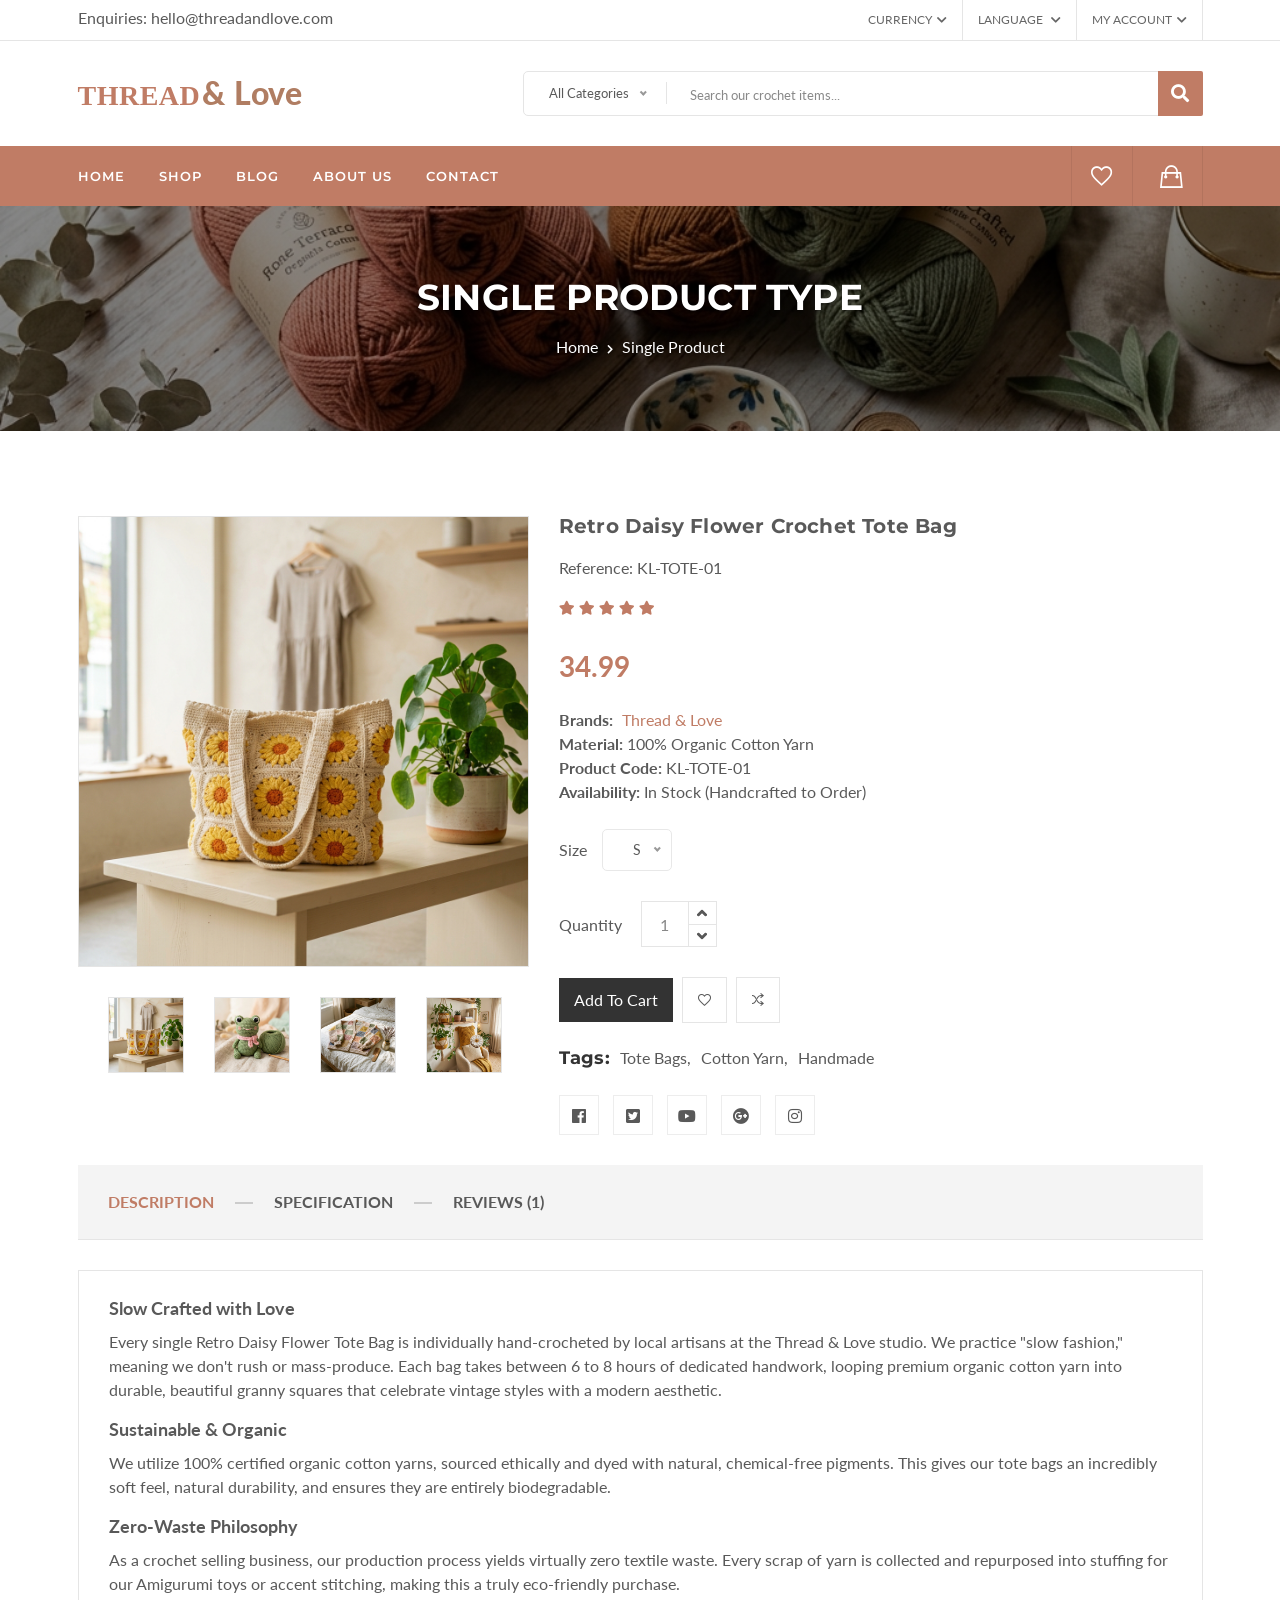
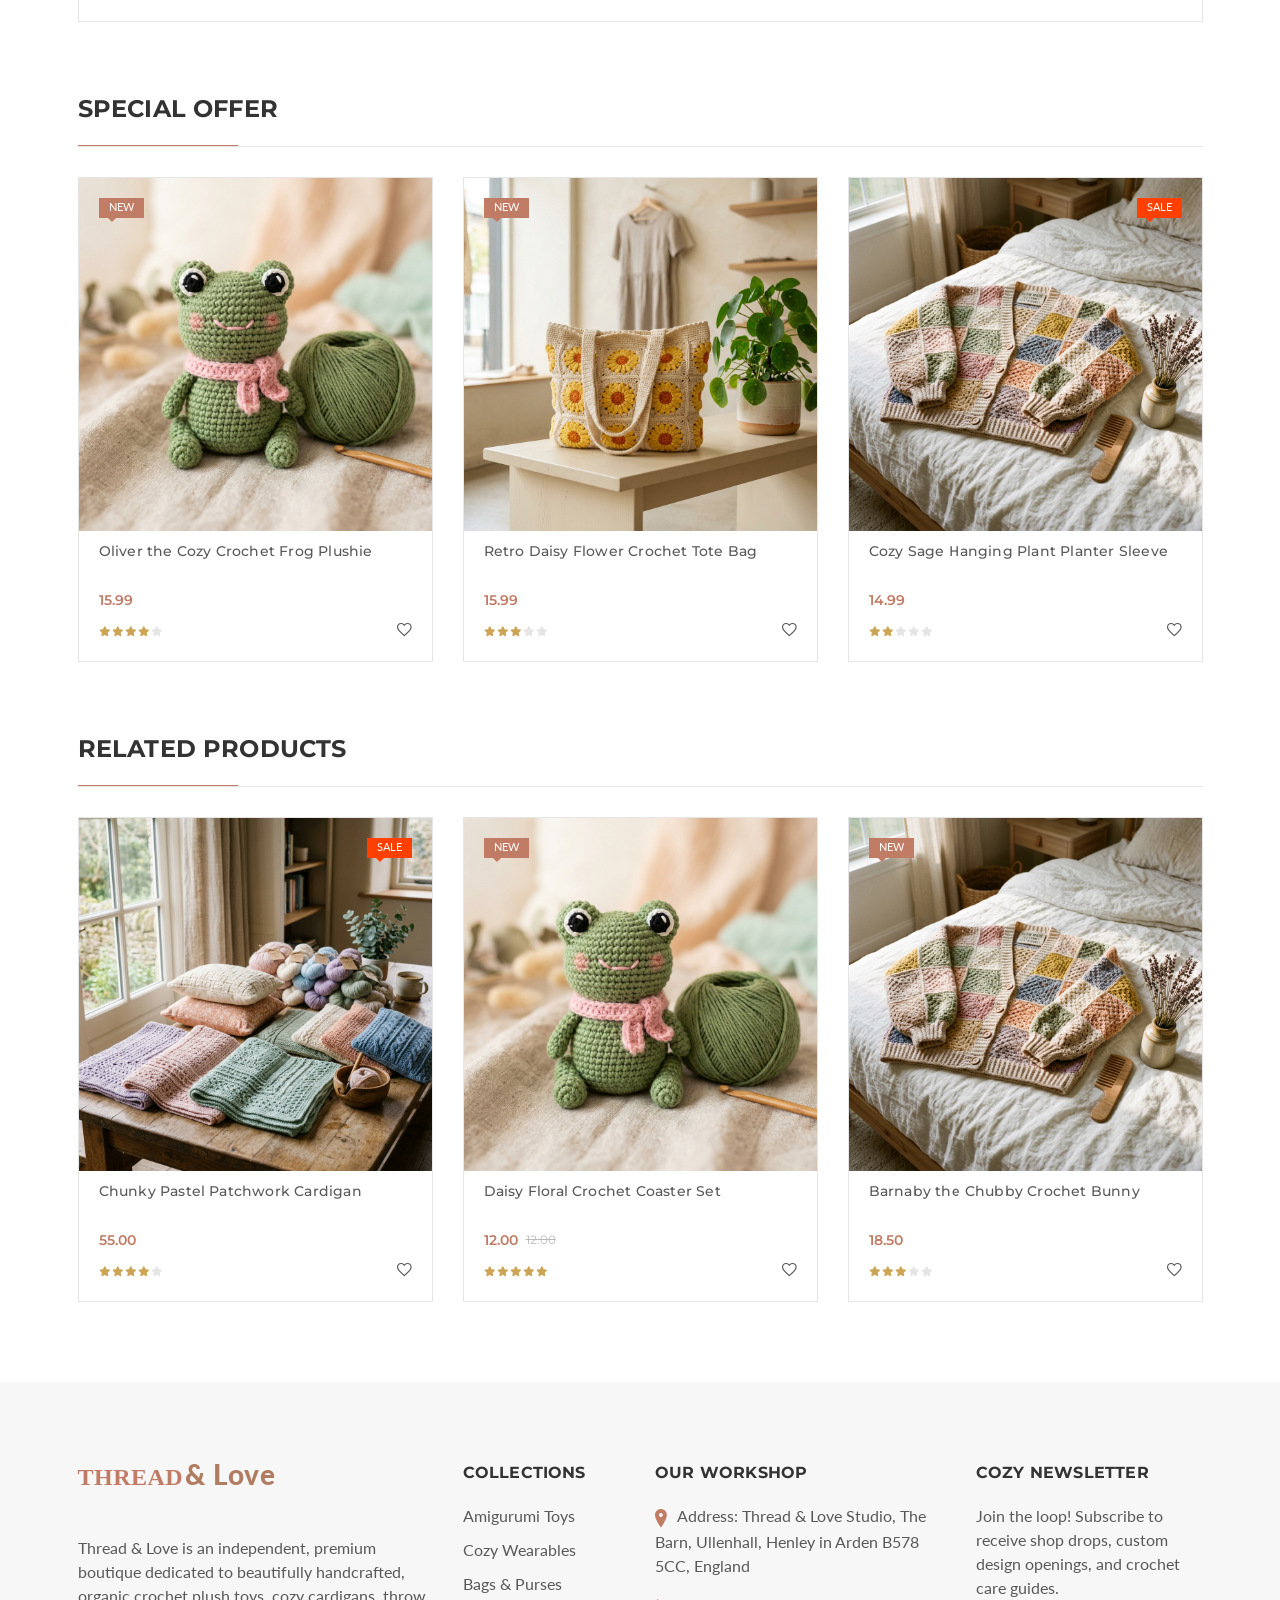
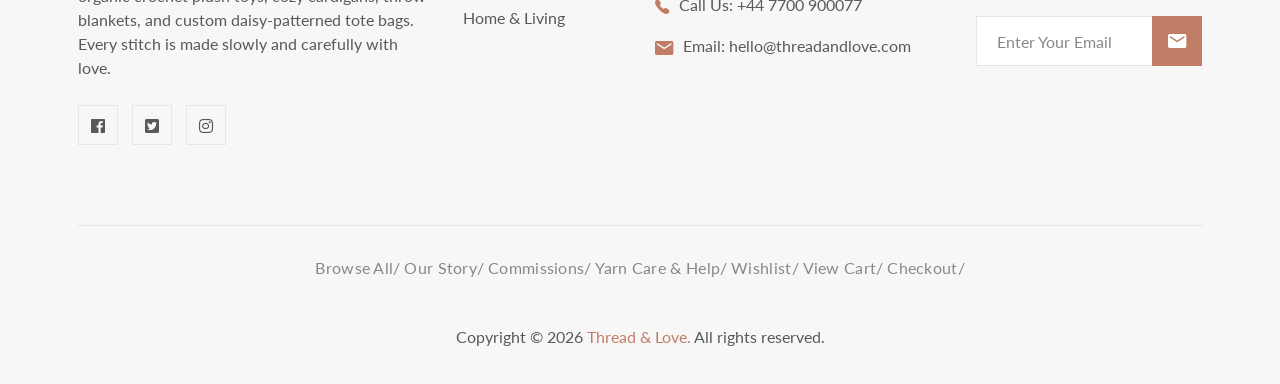
<file: single-product.html>
<!doctype html>
<html class="no-js" lang="en">

<head>
    <meta charset="utf-8">
    <meta http-equiv="x-ua-compatible" content="ie=edge">
    <title>Retro Daisy Tote Bag | Thread & Love | Cozy Handmade Crochet</title>
    <meta name="robots" content="index, follow" />
    <meta name="description" content="Shop our bestselling Retro Daisy Flower Crochet Tote Bag, slow-crafted with 100% organic cotton yarn and natural dyes at the Thread & Love workshop.">
    <meta name="viewport" content="width=device-width, initial-scale=1, shrink-to-fit=no">
    <!-- Favicon -->
    <link rel="shortcut icon" type="image/x-icon" href="assets/images/favicon.ico">

    <!-- CSS
	============================================ -->

    <!-- Bootstrap CSS -->
    <link rel="stylesheet" href="assets/css/bootstrap.min.css">
    <!-- Fontawesome -->
    <link rel="stylesheet" href="assets/css/font-awesome.min.css">
    <!-- Fontawesome Star -->
    <link rel="stylesheet" href="assets/css/fontawesome-stars.css">
    <!-- Ion Icon -->
    <link rel="stylesheet" href="assets/css/ionicons.min.css">
    <!-- Slick CSS -->
    <link rel="stylesheet" href="assets/css/slick.min.css">
    <!-- Animation -->
    <link rel="stylesheet" href="assets/css/animate.min.css">
    <!-- jQuery Ui -->
    <link rel="stylesheet" href="assets/css/jquery-ui.min.css">
    <!-- Nice Select -->
    <link rel="stylesheet" href="assets/css/nice-select.min.css">
    <!-- Timecircles -->
    <link rel="stylesheet" href="assets/css/timecircles.min.css">

    <!-- Main Style CSS -->
        <!-- Google Fonts direct linking to bypass local CORS block -->
    <link rel="preconnect" href="https://fonts.googleapis.com">
    <link rel="preconnect" href="https://fonts.gstatic.com" crossorigin>
    <link href="https://fonts.googleapis.com/css2?family=Dancing+Script:wght@400;700&family=Lato:wght@300;400;700;900&family=Montserrat:wght@300;400;500;600;700;800;900&display=swap" rel="stylesheet">
    <link rel="stylesheet" href="assets/css/style.css">
    <!-- <link rel="stylesheet" href="assets/css/style.css"> -->

</head>

<body class="template-color-1">

    <div class="main-wrapper">

        <!-- Begin Hiraola's Header Main Area -->

        <header class="header-main_area">

            <div class="header-top_area">

                <div class="container">

                    <div class="row">

                        <div class="col-lg-5">

                            <div class="ht-left_area">

                                <div class="header-shipping_area">

                                    <ul>

                                        <li>

                                            <span>Enquiries:</span>

                                            <a href="callto://+123123321345">hello@threadandlove.com</a>

                                        </li>

                                    </ul>

                                </div>

                            </div>

                        </div>

                        <div class="col-lg-7">

                            <div class="ht-right_area">

                                <div class="ht-menu">

                                    <ul>

                                        <li><a href="javascript:void(0)">Currency<i class="fa fa-chevron-down"></i></a>

                                            <ul class="ht-dropdown ht-currency">

                                                <li><a href="javascript:void(0)">€ EUR</a></li>

                                                <li class="active"><a href="javascript:void(0)"> GBP</a></li>

                                                <li><a href="javascript:void(0)">$ USD</a></li>

                                            </ul>

                                        </li>

                                        <li><a href="javascript:void(0)">Language <i class="fa fa-chevron-down"></i></a>

                                            <ul class="ht-dropdown">

                                                <li class="active"><a href="javascript:void(0)"><img src="assets/images/menu/icon/1.jpg" alt="Language Icon">English</a></li>

                                            </ul>

                                        </li>

                                        <li><a href="my-account.html">My Account<i class="fa fa-chevron-down"></i></a>

                                            <ul class="ht-dropdown ht-my_account">

                                                <li><a href="login-register.html">Register</a></li>

                                                <li class="active"><a href="login-register.html">Login</a></li>

                                            </ul>

                                        </li>

                                    </ul>

                                </div>

                            </div>

                        </div>

                    </div>

                </div>

            </div>

            <div class="header-middle_area d-none d-lg-block">

                <div class="container">

                    <div class="row">

                        <div class="col-lg-3">

                            <div class="header-logo">

                                <a href="index.html" style="font-family: 'Playfair Display', serif; font-size: 28px; font-weight: 900; letter-spacing: 0.5px; color: #c07c65; text-transform: uppercase; text-decoration: none; display: inline-block; padding-top: 10px;">

                                    Thread<span style="color: #b07d62; font-family: 'Dancing Script', cursive; font-size: 32px; text-transform: none; margin-left: 2px;">&amp; Love</span>

                                </a>

                            </div>

                        </div>

                        <div class="col-lg-9">

                            <div class="hm-form_area">

                                <form action="#" class="hm-searchbox">

                                    <select class="nice-select select-search-category">

                                        <option value="0">All Categories</option>

                                        <option value="10">Amigurumi Toys</option>

                                        <option value="11">Cozy Wearables</option>

                                        <option value="12">Bags &amp; Purses</option>

                                        <option value="13">Home &amp; Living</option>

                                    </select>

                                    <input type="text" placeholder="Search our crochet items...">

                                    <button class="li-btn" type="submit"><i class="fa fa-search"></i></button>

                                </form>

                            </div>

                        </div>

                    </div>

                </div>

            </div>

            <div class="header-bottom_area header-sticky stick">

                <div class="container">

                    <div class="row">

                        <div class="col-md-4 col-sm-4 d-lg-none d-block">

                            <div class="header-logo">

                                <a href="index.html" style="font-family: 'Playfair Display', serif; font-size: 24px; font-weight: 900; letter-spacing: 0.5px; color: #c07c65; text-transform: uppercase; text-decoration: none; display: inline-block;">

                                    Thread<span style="color: #b07d62; font-family: 'Dancing Script', cursive; font-size: 28px; text-transform: none; margin-left: 2px;">&amp; Love</span>

                                </a>

                            </div>

                        </div>

                        <div class="col-lg-9 d-none d-lg-block position-static">

                            <div class="main-menu_area">

                                <nav>

                                    <ul>

                                        <li><a href="index.html">Home</a></li>

                                        <li class="megamenu-holder"><a href="shop-left-sidebar.html">Shop</a>

                                            <ul class="hm-megamenu">

                                                <li><span class="megamenu-title">Crochet Categories</span>

                                                    <ul>

                                                        <li><a href="shop-left-sidebar.html">All Products</a></li>

                                                        <li><a href="shop-left-sidebar.html">Amigurumi Toys</a></li>

                                                        <li><a href="shop-left-sidebar.html">Cozy Wearables</a></li>

                                                        <li><a href="shop-left-sidebar.html">Bags &amp; Purses</a></li>

                                                        <li><a href="shop-left-sidebar.html">Home &amp; Living</a></li>

                                                    </ul>

                                                </li>

                                                <li><span class="megamenu-title">Buying Guides</span>

                                                    <ul>

                                                        <li><a href="about-us.html">Our Story</a></li>

                                                        <li><a href="faq.html">Yarn Care &amp; FAQ</a></li>

                                                        <li><a href="wishlist.html">My Wishlist</a></li>

                                                        <li><a href="cart.html">View Cart</a></li>

                                                        <li><a href="checkout.html">Checkout</a></li>

                                                    </ul>

                                                </li>

                                                <li class="menu-item_img" style="background-image: url(assets/images/banner/1_1.png); background-size: cover; background-position: center; width: 220px; height: 150px;"></li>

                                            </ul>

                                        </li>

                                        <li><a href="blog-left-sidebar.html">Blog</a></li>

                                        <li><a href="about-us.html">About Us</a></li>

                                        <li><a href="contact.html">Contact</a></li>

                                    </ul>

                                </nav>

                            </div>

                        </div>

                        <div class="col-lg-3 col-md-8 col-sm-8">

                            <div class="header-right_area">

                                <ul>

                                    <li>

                                        <a href="wishlist.html" class="wishlist-btn">

                                            <i class="ion-android-favorite-outline"></i>

                                        </a>

                                    </li>

                                    <li>

                                        <a href="#mobileMenu" class="mobile-menu_btn toolbar-btn color--white d-lg-none d-block">

                                            <i class="ion-navicon"></i>

                                        </a>

                                    </li>

                                    <li>

                                        <a href="#miniCart" class="minicart-btn toolbar-btn">

                                            <i class="ion-bag"></i>

                                        </a>

                                    </li>

                                </ul>

                            </div>

                        </div>

                    </div>

                </div>

            </div>

            <div class="offcanvas-minicart_wrapper" id="miniCart">

                <div class="offcanvas-menu-inner">

                    <a href="#" class="btn-close"><i class="ion-android-close"></i></a>

                    <div class="minicart-content">

                        <div class="minicart-heading">

                            <h4>Shopping Cart</h4>

                        </div>

                        <ul class="minicart-list">

                            <li class="minicart-product">

                                <a class="product-item_remove" href="javascript:void(0)"><i class="ion-android-close"></i></a>

                                <div class="product-item_img">

                                    <img src="assets/images/banner/1_4.jpg" alt="Thread & Love Crochet Product">

                                </div>

                                <div class="product-item_content">

                                    <a class="product-item_title" href="shop-left-sidebar.html">Boho Style Fringe Crossbody Bag</a>

                                    <span class="product-item_quantity">1 x 15.99</span>

                                </div>

                            </li>

                            <li class="minicart-product">

                                <a class="product-item_remove" href="javascript:void(0)"><i class="ion-android-close"></i></a>

                                <div class="product-item_img">

                                    <img src="assets/images/banner/1_1.jpg" alt="Thread & Love Crochet Product">

                                </div>

                                <div class="product-item_content">

                                    <a class="product-item_title" href="shop-left-sidebar.html">Textured Crochet Throw Blanket</a>

                                    <span class="product-item_quantity">1 x 15.99</span>

                                </div>

                            </li>

                            <li class="minicart-product">

                                <a class="product-item_remove" href="javascript:void(0)"><i class="ion-android-close"></i></a>

                                <div class="product-item_img">

                                    <img src="assets/images/banner/1_2.jpg" alt="Thread & Love Crochet Product">

                                </div>

                                <div class="product-item_content">

                                    <a class="product-item_title" href="shop-left-sidebar.html">Barnaby the Chubby Crochet Bunny</a>

                                    <span class="product-item_quantity">1 x 15.99</span>

                                </div>

                            </li>

                        </ul>

                    </div>

                    <div class="minicart-item_total">

                        <span>Subtotal</span>

                        <span class="ammount">$360.00</span>

                    </div>

                    <div class="minicart-btn_area">

                        <a href="cart.html" class="hiraola-btn hiraola-btn_dark hiraola-btn_fullwidth">Minicart</a>

                    </div>

                    <div class="minicart-btn_area">

                        <a href="checkout.html" class="hiraola-btn hiraola-btn_dark hiraola-btn_fullwidth">Checkout</a>

                    </div>

                </div>

            </div>

            <div class="mobile-menu_wrapper" id="mobileMenu">

                <div class="offcanvas-menu-inner">

                    <div class="container">

                        <a href="#" class="btn-close"><i class="ion-android-close"></i></a>

                        <div class="offcanvas-inner_search">

                            <form action="#" class="hm-searchbox">

                                <input type="text" placeholder="Search for item...">

                                <button class="search_btn" type="submit"><i class="ion-ios-search-strong"></i></button>

                            </form>

                        </div>

                        <nav class="offcanvas-navigation">

                            <ul class="mobile-menu">

                                <li class="menu-item-has-children active"><a href="#"><span class="mm-text">Home</span></a>

                                    <ul class="sub-menu">

                                        <li>

                                            <a href="index.html">

                                                <span class="mm-text">Home One</span>

                                            </a>

                                        </li>

                                        <li>

                                            <a href="index-2.html">

                                                <span class="mm-text">Home Two</span>

                                            </a>

                                        </li>

                                        <li>

                                            <a href="index-3.html">

                                                <span class="mm-text">Home Three</span>

                                            </a>

                                        </li>

                                    </ul>

                                </li>

                                <li class="menu-item-has-children">

                                    <a href="#">

                                        <span class="mm-text">Shop</span>

                                    </a>

                                    <ul class="sub-menu">

                                        <li class="menu-item-has-children">

                                            <a href="#">

                                                <span class="mm-text">Grid View</span>

                                            </a>

                                            <ul class="sub-menu">

                                                <li>

                                                    <a href="shop-3-column.html">

                                                        <span class="mm-text">Column Three</span>

                                                    </a>

                                                </li>

                                                <li>

                                                    <a href="shop-4-column.html">

                                                        <span class="mm-text">Column Four</span>

                                                    </a>

                                                </li>

                                                <li>

                                                    <a href="shop-left-sidebar.html">

                                                        <span class="mm-text">Left Sidebar</span>

                                                    </a>

                                                </li>

                                                <li>

                                                    <a href="shop-right-sidebar.html">

                                                        <span class="mm-text">Right Sidebar</span>

                                                    </a>

                                                </li>

                                            </ul>

                                        </li>

                                        <li class="menu-item-has-children">

                                            <a href="#">

                                                <span class="mm-text">Shop List</span>

                                            </a>

                                            <ul class="sub-menu">

                                                <li>

                                                    <a href="shop-list-fullwidth.html">

                                                        <span class="mm-text">Full Width</span>

                                                    </a>

                                                </li>

                                                <li>

                                                    <a href="shop-list-left-sidebar.html">

                                                        <span class="mm-text">Left Sidebar</span>

                                                    </a>

                                                </li>

                                                <li>

                                                    <a href="shop-list-right-sidebar.html">

                                                        <span class="mm-text">Right Sidebar</span>

                                                    </a>

                                                </li>

                                            </ul>

                                        </li>

                                        <li class="menu-item-has-children">

                                            <a href="#">

                                                <span class="mm-text">Single Product Style</span>

                                            </a>

                                            <ul class="sub-menu">

                                                <li>

                                                    <a href="single-product-gallery-left.html">

                                                        <span class="mm-text">Gallery Left</span>

                                                    </a>

                                                </li>

                                                <li>

                                                    <a href="single-product-gallery-right.html">

                                                        <span class="mm-text">Gallery Right</span>

                                                    </a>

                                                </li>

                                                <li>

                                                    <a href="single-product-tab-style-left.html">

                                                        <span class="mm-text">Tab Style Left</span>

                                                    </a>

                                                </li>

                                                <li>

                                                    <a href="single-product-tab-style-right.html">

                                                        <span class="mm-text">Tab Style Right</span>

                                                    </a>

                                                </li>

                                                <li>

                                                    <a href="single-product-sticky-left.html">

                                                        <span class="mm-text">Sticky Left</span>

                                                    </a>

                                                </li>

                                                <li>

                                                    <a href="single-product-sticky-right.html">

                                                        <span class="mm-text">Sticky Right</span>

                                                    </a>

                                                </li>

                                            </ul>

                                        </li>

                                        <li class="menu-item-has-children">

                                            <a href="#">

                                                <span class="mm-text">Single Product Type</span>

                                            </a>

                                            <ul class="sub-menu">

                                                <li>

                                                    <a href="single-product.html">

                                                        <span class="mm-text">Single Product</span>

                                                    </a>

                                                </li>

                                                <li>

                                                    <a href="single-product-sale.html">

                                                        <span class="mm-text">Single Product Sale</span>

                                                    </a>

                                                </li>

                                                <li>

                                                    <a href="single-product-group.html">

                                                        <span class="mm-text">Single Product Group</span>

                                                    </a>

                                                </li>

                                                <li>

                                                    <a href="single-product-variable.html">

                                                        <span class="mm-text">Single Product Variable</span>

                                                    </a>

                                                </li>

                                                <li>

                                                    <a href="single-product-affiliate.html">

                                                        <span class="mm-text">Single Product Affiliate</span>

                                                    </a>

                                                </li>

                                                <li>

                                                    <a href="single-product-slider.html">

                                                        <span class="mm-text">Single Product Slider</span>

                                                    </a>

                                                </li>

                                            </ul>

                                        </li>

                                    </ul>

                                </li>

                                <li class="menu-item-has-children">

                                    <a href="#">

                                        <span class="mm-text">Blog</span>

                                    </a>

                                    <ul class="sub-menu">

                                        <li class="menu-item-has-children has-children">

                                            <a href="#">

                                                <span class="mm-text">Grid View</span>

                                            </a>

                                            <ul class="sub-menu">

                                                <li>

                                                    <a href="blog-2-column.html">

                                                        <span class="mm-text">Column Two</span>

                                                    </a>

                                                </li>

                                                <li>

                                                    <a href="blog-3-column.html">

                                                        <span class="mm-text">Column Three</span>

                                                    </a>

                                                </li>

                                                <li>

                                                    <a href="blog-left-sidebar.html">

                                                        <span class="mm-text">Left Sidebar</span>

                                                    </a>

                                                </li>

                                                <li>

                                                    <a href="blog-right-sidebar.html">

                                                        <span class="mm-text">Right Sidebar</span>

                                                    </a>

                                                </li>

                                            </ul>

                                        </li>

                                        <li class="menu-item-has-children has-children">

                                            <a href="#">

                                                <span class="mm-text">List View</span>

                                            </a>

                                            <ul class="sub-menu">

                                                <li>

                                                    <a href="blog-list-fullwidth.html">

                                                        <span class="mm-text">List Fullwidth</span>

                                                    </a>

                                                </li>

                                                <li>

                                                    <a href="blog-list-left-sidebar.html">

                                                        <span class="mm-text">List Left Sidebar</span>

                                                    </a>

                                                </li>

                                                <li>

                                                    <a href="blog-list-right-sidebar.html">

                                                        <span class="mm-text">List Right Sidebar</span>

                                                    </a>

                                                </li>

                                            </ul>

                                        </li>

                                        <li class="menu-item-has-children has-children">

                                            <a href="#">

                                                <span class="mm-text">Blog Details</span>

                                            </a>

                                            <ul class="sub-menu">

                                                <li>

                                                    <a href="blog-details-left-sidebar.html">

                                                        <span class="mm-text">Left Sidebar</span>

                                                    </a>

                                                </li>

                                                <li>

                                                    <a href="blog-details-right-sidebar.html">

                                                        <span class="mm-text">Right Sidebar</span>

                                                    </a>

                                                </li>

                                            </ul>

                                        </li>

                                        <li class="menu-item-has-children has-children">

                                            <a href="#">

                                                <span class="mm-text">Blog Format</span>

                                            </a>

                                            <ul class="sub-menu">

                                                <li>

                                                    <a href="blog-gallery-format.html">

                                                        <span class="mm-text">Gallery Format</span>

                                                    </a>

                                                </li>

                                                <li>

                                                    <a href="blog-audio-format.html">

                                                        <span class="mm-text">Audio Format</span>

                                                    </a>

                                                </li>

                                                <li>

                                                    <a href="blog-video-format.html">

                                                        <span class="mm-text">Video Format</span>

                                                    </a>

                                                </li>

                                            </ul>

                                        </li>

                                    </ul>

                                </li>

                                <li class="menu-item-has-children">

                                    <a href="#">

                                        <span class="mm-text">Pages</span>

                                    </a>

                                    <ul class="sub-menu">

                                        <li>

                                            <a href="my-account.html">

                                                <span class="mm-text">My Account</span>

                                            </a>

                                        </li>

                                        <li>

                                            <a href="login-register.html">

                                                <span class="mm-text">Login | Register</span>

                                            </a>

                                        </li>

                                        <li>

                                            <a href="wishlist.html">

                                                <span class="mm-text">Wishlist</span>

                                            </a>

                                        </li>

                                        <li>

                                            <a href="cart.html">

                                                <span class="mm-text">Cart</span>

                                            </a>

                                        </li>

                                        <li>

                                            <a href="checkout.html">

                                                <span class="mm-text">Checkout</span>

                                            </a>

                                        </li>

                                        <li>

                                            <a href="compare.html">

                                                <span class="mm-text">Compare</span>

                                            </a>

                                        </li>

                                        <li>

                                            <a href="faq.html">

                                                <span class="mm-text">FAQ</span>

                                            </a>

                                        </li>

                                        <li>

                                            <a href="404.html">

                                                <span class="mm-text">Error 404</span>

                                            </a>

                                        </li>

                                        <li>

                                            <a href="coming-soon_page.html">

                                                <span class="mm-text">Comming Soon</span>

                                            </a>

                                        </li>

                                    </ul>

                                </li>

                            </ul>

                        </nav>

                        <nav class="offcanvas-navigation user-setting_area">

                            <ul class="mobile-menu">

                                <li class="menu-item-has-children active">

                                    <a href="#">

                                        <span class="mm-text">User

                                        Setting

                                    </span>

                                    </a>

                                    <ul class="sub-menu">

                                        <li>

                                            <a href="my-account.html">

                                                <span class="mm-text">My Account</span>

                                            </a>

                                        </li>

                                        <li>

                                            <a href="login-register.html">

                                                <span class="mm-text">Login | Register</span>

                                            </a>

                                        </li>

                                    </ul>

                                </li>

                                <li class="menu-item-has-children"><a href="#"><span class="mm-text">Currency</span></a>

                                    <ul class="sub-menu">

                                        <li>

                                            <a href="javascript:void(0)">

                                                <span class="mm-text">EUR €</span>

                                            </a>

                                        </li>

                                        <li>

                                            <a href="javascript:void(0)">

                                                <span class="mm-text">USD $</span>

                                            </a>

                                        </li>

                                    </ul>

                                </li>

                                <li class="menu-item-has-children"><a href="#"><span class="mm-text">Language</span></a>

                                    <ul class="sub-menu">

                                        <li>

                                            <a href="javascript:void(0)">

                                                <span class="mm-text">English</span>

                                            </a>

                                        </li>

                                        <li>

                                            <a href="javascript:void(0)">

                                                <span class="mm-text">Français</span>

                                            </a>

                                        </li>

                                        <li>

                                            <a href="javascript:void(0)">

                                                <span class="mm-text">Romanian</span>

                                            </a>

                                        </li>

                                        <li>

                                            <a href="javascript:void(0)">

                                                <span class="mm-text">Japanese</span>

                                            </a>

                                        </li>

                                    </ul>

                                </li>

                            </ul>

                        </nav>

                    </div>

                </div>

            </div>

        </header>

        <!-- Hiraola's Header Main Area End Here -->

        <!-- Begin Hiraola's Breadcrumb Area -->
        <div class="breadcrumb-area">
            <div class="container">
                <div class="breadcrumb-content">
                    <h2>Single Product Type</h2>
                    <ul>
                        <li><a href="index.html">Home</a></li>
                        <li class="active">Single Product</li>
                    </ul>
                </div>
            </div>
        </div>
        <!-- Hiraola's Breadcrumb Area End Here -->

        <!-- Begin Hiraola's Single Product Area -->
        <div class="sp-area">
            <div class="container">
                <div class="sp-nav">
                    <div class="row">
                        <div class="col-lg-5 col-md-5">
                            <div class="sp-img_area">
                                <div class="zoompro-border">
                                    <img class="zoompro" src="assets/images/banner/1_1.jpg" data-zoom-image="assets/images/banner/1_1.jpg" alt="Thread & Love Crochet Tote Bag" />
                                </div>
                                <div id="gallery" class="sp-img_slider">
                                    <a class="active" data-image="assets/images/banner/1_1.jpg" data-zoom-image="assets/images/banner/1_1.jpg">
                                        <img src="assets/images/banner/1_1.jpg" alt="Retro Daisy Tote Bag">
                                    </a>
                                    <a data-image="assets/images/banner/1_2.jpg" data-zoom-image="assets/images/banner/1_2.jpg">
                                        <img src="assets/images/banner/1_2.jpg" alt="Cozy Crochet Amigurumi">
                                    </a>
                                    <a data-image="assets/images/banner/1_3.jpg" data-zoom-image="assets/images/banner/1_3.jpg">
                                        <img src="assets/images/banner/1_3.jpg" alt="Warm Hexagon Cardigan">
                                    </a>
                                    <a data-image="assets/images/banner/1_4.jpg" data-zoom-image="assets/images/banner/1_4.jpg">
                                        <img src="assets/images/banner/1_4.jpg" alt="Potted Plant Cozy Home Decor">
                                    </a>
                                    <a data-image="assets/images/slider/1.jpg" data-zoom-image="assets/images/slider/1.jpg">
                                        <img src="assets/images/slider/1.jpg" alt="Thread & Love Premium Cozy Yarn">
                                    </a>
                                    <a data-image="assets/images/slider/2.jpg" data-zoom-image="assets/images/slider/2.jpg">
                                        <img src="assets/images/slider/2.jpg" alt="Thread & Love Handmade Crafting in Action">
                                    </a>
                                </div>
                            </div>
                        </div>
                        <div class="col-lg-7 col-md-7">
                            <div class="sp-content">
                                <div class="sp-heading">
                                    <h5><a href="single-product.html">Retro Daisy Flower Crochet Tote Bag</a></h5>
                                </div>
                                <span class="reference">Reference: KL-TOTE-01</span>
                                <div class="rating-box">
                                    <ul>
                                        <li><i class="fa fa-star"></i></li>
                                        <li><i class="fa fa-star"></i></li>
                                        <li><i class="fa fa-star"></i></li>
                                        <li><i class="fa fa-star"></i></li>
                                        <li><i class="fa fa-star"></i></li>
                                    </ul>
                                </div>
                                <div class="price-box" style="margin-top: 15px; margin-bottom: 15px;">
                                    <span class="new-price" style="font-size: 28px; color: #c07c65; font-weight: 700;">34.99</span>
                                </div>
                                <div class="sp-essential_stuff">
                                    <ul>
                                        <li>Brands: <a href="shop-left-sidebar.html">Thread & Love</a></li>
                                        <li>Material: <span style="color: #595959; font-weight: normal;">100% Organic Cotton Yarn</span></li>
                                        <li>Product Code: <span style="color: #595959; font-weight: normal;">KL-TOTE-01</span></li>
                                        <li>Availability: <span style="color: #595959; font-weight: normal;">In Stock (Handcrafted to Order)</span></li>
                                    </ul>
                                </div>
                                <div class="product-size_box">
                                    <span>Size</span>
                                    <select class="myniceselect nice-select">
                                        <option value="1">S</option>
                                        <option value="2">M</option>
                                        <option value="3">L</option>
                                        <option value="4">XL</option>
                                    </select>
                                </div>
                                <div class="quantity">
                                    <label>Quantity</label>
                                    <div class="cart-plus-minus">
                                        <input class="cart-plus-minus-box" value="1" type="text">
                                        <div class="dec qtybutton"><i class="fa fa-angle-down"></i></div>
                                        <div class="inc qtybutton"><i class="fa fa-angle-up"></i></div>
                                    </div>
                                </div>
                                <div class="qty-btn_area">
                                    <ul>
                                        <li><a class="qty-cart_btn" href="cart.html">Add To Cart</a></li>
                                        <li><a class="qty-wishlist_btn" href="wishlist.html" data-bs-toggle="tooltip" title="Add To Wishlist"><i class="ion-android-favorite-outline"></i></a></li>
                                        <li><a class="qty-compare_btn" href="compare.html" data-bs-toggle="tooltip" title="Compare This Product"><i class="ion-ios-shuffle-strong"></i></a></li>
                                    </ul>
                                </div>
                                <div class="hiraola-tag-line">
                                    <h6>Tags:</h6>
                                    <a href="shop-left-sidebar.html">Tote Bags</a>,
                                    <a href="shop-left-sidebar.html">Cotton Yarn</a>,
                                    <a href="shop-left-sidebar.html">Handmade</a>
                                </div>
                                <div class="hiraola-social_link">
                                    <ul>
                                        <li class="facebook">
                                            <a href="https://www.facebook.com" data-bs-toggle="tooltip" target="_blank" title="Facebook">
                                                <i class="fab fa-facebook"></i>
                                            </a>
                                        </li>
                                        <li class="twitter">
                                            <a href="https://twitter.com" data-bs-toggle="tooltip" target="_blank" title="Twitter">
                                                <i class="fab fa-twitter-square"></i>
                                            </a>
                                        </li>
                                        <li class="youtube">
                                            <a href="https://www.youtube.com" data-bs-toggle="tooltip" target="_blank" title="Youtube">
                                                <i class="fab fa-youtube"></i>
                                            </a>
                                        </li>
                                        <li class="google-plus">
                                            <a href="https://www.plus.google.com/discover" data-bs-toggle="tooltip" target="_blank" title="Google Plus">
                                                <i class="fab fa-google-plus"></i>
                                            </a>
                                        </li>
                                        <li class="instagram">
                                            <a href="https://rss.com" data-bs-toggle="tooltip" target="_blank" title="Instagram">
                                                <i class="fab fa-instagram"></i>
                                            </a>
                                        </li>
                                    </ul>
                                </div>
                            </div>
                        </div>
                    </div>
                </div>
            </div>
        </div>
        <!-- Hiraola's Single Product Area End Here -->

        <!-- Begin Hiraola's Single Product Tab Area -->
        <div class="hiraola-product-tab_area-2 sp-product-tab_area">
            <div class="container">
                <div class="row">
                    <div class="col-lg-12">
                        <div class="sp-product-tab_nav ">
                            <div class="product-tab">
                                <ul class="nav product-menu">
                                    <li><a class="active" data-bs-toggle="tab" href="#description"><span>Description</span></a>
                                    </li>
                                    <li><a data-bs-toggle="tab" href="#specification"><span>Specification</span></a></li>
                                    <li><a data-bs-toggle="tab" href="#reviews"><span>Reviews (1)</span></a></li>
                                </ul>
                            </div>
                            <div class="tab-content hiraola-tab_content">
                                <div id="description" class="tab-pane active show" role="tabpanel">
                                    <div class="product-description">
                                        <ul>
                                            <li>
                                                <strong>Slow Crafted with Love</strong>
                                                <span>Every single Retro Daisy Flower Tote Bag is individually hand-crocheted by local artisans at the Thread & Love studio. We practice "slow fashion," meaning we don't rush or mass-produce. Each bag takes between 6 to 8 hours of dedicated handwork, looping premium organic cotton yarn into durable, beautiful granny squares that celebrate vintage styles with a modern aesthetic.</span>
                                            </li>
                                            <li>
                                                <strong>Sustainable & Organic</strong>
                                                <span>We utilize 100% certified organic cotton yarns, sourced ethically and dyed with natural, chemical-free pigments. This gives our tote bags an incredibly soft feel, natural durability, and ensures they are entirely biodegradable.</span>
                                            </li>
                                            <li>
                                                <strong>Zero-Waste Philosophy</strong>
                                                <span>As a crochet selling business, our production process yields virtually zero textile waste. Every scrap of yarn is collected and repurposed into stuffing for our Amigurumi toys or accent stitching, making this a truly eco-friendly purchase.</span>
                                            </li>
                                            <li>
                                                <strong>Unique & Boutique</strong>
                                                <span>Because each item is crafted completely by hand, minor variations in stitching and sizing may occur. This is the hallmark of genuine hand-crocheted work, making your Thread & Love tote uniquely yours!</span>
                                            </li>
                                        </ul>
                                    </div>
                                </div>
                                <div id="specification" class="tab-pane" role="tabpanel">
                                    <table class="table table-bordered specification-inner_stuff">
                                        <tbody>
                                            <tr>
                                                <td colspan="2"><strong>Physical Dimensions & Weight</strong></td>
                                            </tr>
                                        </tbody>
                                        <tbody>
                                            <tr>
                                                <td>Dimensions</td>
                                                <td>38cm (Height) x 35cm (Width)</td>
                                            </tr>
                                            <tr>
                                                <td>Strap Drop Length</td>
                                                <td>28cm (Perfect for shoulder wear)</td>
                                            </tr>
                                            <tr>
                                                <td>Weight</td>
                                                <td>Approx. 320g</td>
                                            </tr>
                                        </tbody>
                                        <tbody>
                                            <tr>
                                                <td colspan="2"><strong>Materials & Origin</strong></td>
                                            </tr>
                                        </tbody>
                                        <tbody>
                                            <tr>
                                                <td>Yarn Composition</td>
                                                <td>100% Certified Organic Cotton Yarn</td>
                                            </tr>
                                            <tr>
                                                <td>Interior Lining</td>
                                                <td>Reinforced organic cotton canvas lining (cream color) with inner pockets</td>
                                            </tr>
                                            <tr>
                                                <td>Dyes Used</td>
                                                <td>Plant-based natural non-toxic dyes</td>
                                            </tr>
                                            <tr>
                                                <td>Origin</td>
                                                <td>Handcrafted in Thread & Love Studio, UK</td>
                                            </tr>
                                        </tbody>
                                        <tbody>
                                            <tr>
                                                <td colspan="2"><strong>Care & Maintenance</strong></td>
                                            </tr>
                                        </tbody>
                                        <tbody>
                                            <tr>
                                                <td>Washing Care</td>
                                                <td>Hand wash only in cold water with mild detergent</td>
                                            </tr>
                                            <tr>
                                                <td>Drying Care</td>
                                                <td>Reshape and lay flat to dry in the shade (do not hang or tumble dry)</td>
                                            </tr>
                                            <tr>
                                                <td>Ironing</td>
                                                <td>Warm steam iron on reverse if necessary, do not iron directly on yarn loops</td>
                                            </tr>
                                        </tbody>
                                    </table>
                                </div>
                                <div id="reviews" class="tab-pane" role="tabpanel">
                                    <div class="tab-pane active" id="tab-review">
                                        <form class="form-horizontal" id="form-review">
                                            <div id="review">
                                                <table class="table table-striped table-bordered">
                                                    <tbody>
                                                        <tr>
                                                            <td style="width: 50%;"><strong>Customer</strong></td>
                                                            <td class="text-right">25/04/2022</td>
                                                        </tr>
                                                        <tr>
                                                            <td colspan="2">
                                                                <p>Good product! Thank you very much</p>
                                                                <div class="rating-box">
                                                                    <ul>
                                                                        <li><i class="fa fa-star"></i></li>
                                                                        <li><i class="fa fa-star"></i></li>
                                                                        <li><i class="fa fa-star"></i></li>
                                                                        <li><i class="fa fa-star"></i></li>
                                                                        <li><i class="fa fa-star"></i></li>
                                                                    </ul>
                                                                </div>
                                                            </td>
                                                        </tr>
                                                    </tbody>
                                                </table>
                                            </div>
                                            <h2>Write a review</h2>
                                            <div class="form-group required">
                                                <div class="col-sm-12 p-0">
                                                    <label>Your Email <span class="required">*</span></label>
                                                    <input class="review-input" type="email" name="con_email" id="con_email" required>
                                                </div>
                                            </div>
                                            <div class="form-group required second-child">
                                                <div class="col-sm-12 p-0">
                                                    <label class="control-label">Share your opinion</label>
                                                    <textarea class="review-textarea" name="con_message" id="con_message"></textarea>
                                                    <div class="help-block"><span class="text-danger">Note:</span> HTML is not
                                                        translated!</div>
                                                </div>
                                            </div>
                                            <div class="form-group last-child required">
                                                <div class="col-sm-12 p-0">
                                                    <div class="your-opinion">
                                                        <label>Your Rating</label>
                                                        <span>
                                                    <select class="star-rating">
                                                        <option value="1">1</option>
                                                        <option value="2">2</option>
                                                        <option value="3">3</option>
                                                        <option value="4">4</option>
                                                        <option value="5">5</option>
                                                    </select>
                                                </span>
                                                    </div>
                                                </div>
                                                <div class="hiraola-btn-ps_right">
                                                    <a href="javascript:void(0)" class="hiraola-btn hiraola-btn_dark">Continue</a>
                                                </div>
                                            </div>
                                        </form>
                                    </div>
                                </div>
                            </div>
                        </div>
                    </div>
                </div>
            </div>
        </div>
        <!-- Hiraola's Single Product Tab Area End Here -->

        <!-- Begin Hiraola's Product Area Two -->
        <div class="hiraola-product_area hiraola-product_area-2 ">
            <div class="container">
                <div class="row">
                    <div class="col-lg-12">

                        <div class="hiraola-section_title">
                            <h4>Special Offer</h4>
                        </div>

                    </div>
                    <div class="col-lg-12">
                        <div class="hiraola-product_slider-3">

                            <!-- Begin Hiraola's Slide Item Area -->
                            <div class="slide-item">
                                <div class="single_product">
                                    <div class="product-img">
                                        <a href="single-product.html">
                                            <img class="primary-img" src="assets/images/banner/1_2.jpg" alt="Hiraola's Product Image">
                                            <img class="secondary-img" src="assets/images/banner/1_2.jpg" alt="Hiraola's Product Image">
                                        </a>
                                        <span class="sticker">New</span>
                                        <div class="add-actions">
                                            <ul>
                                                <li><a class="hiraola-add_cart" href="cart.html" data-bs-toggle="tooltip" data-placement="top" title="Add To Cart"><i class="ion-bag"></i></a>
                                                </li>
                                                <li><a class="hiraola-add_compare" href="compare.html" data-bs-toggle="tooltip" data-placement="top" title="Compare This Product"><i
                                                    class="ion-ios-shuffle-strong"></i></a></li>
                                                <li class="quick-view-btn" data-bs-toggle="modal" data-bs-target="#exampleModalCenter"><a href="javascript:void(0)" data-bs-toggle="tooltip" data-placement="top" title="Quick View"><i
                                                    class="ion-eye"></i></a></li>
                                            </ul>
                                        </div>
                                    </div>
                                    <div class="hiraola-product_content">
                                        <div class="product-desc_info">
                                            <h6><a class="product-name" href="single-product.html">Oliver the Cozy Crochet
                                                    Frog Plushie</a></h6>
                                            <div class="price-box">
                                                <span class="new-price">15.99</span>
                                            </div>
                                            <div class="additional-add_action">
                                                <ul>
                                                    <li><a class="hiraola-add_compare" href="wishlist.html" data-bs-toggle="tooltip" data-placement="top" title="Add To Wishlist"><i
                                                        class="ion-android-favorite-outline"></i></a>
                                                    </li>
                                                </ul>
                                            </div>
                                            <div class="rating-box">
                                                <ul>
                                                    <li><i class="fa fa-star"></i></li>
                                                    <li><i class="fa fa-star"></i></li>
                                                    <li><i class="fa fa-star"></i></li>
                                                    <li><i class="fa fa-star"></i></li>
                                                    <li class="silver-color"><i class="fa fa-star"></i></li>
                                                </ul>
                                            </div>
                                        </div>
                                    </div>
                                </div>
                            </div>
                            <!-- Hiraola's Slide Item Area End Here -->
                            <!-- Begin Hiraola's Slide Item Area -->
                            <div class="slide-item">
                                <div class="single_product">
                                    <div class="product-img">
                                        <a href="single-product.html">
                                            <img class="primary-img" src="assets/images/banner/1_1.jpg" alt="Hiraola's Product Image">
                                            <img class="secondary-img" src="assets/images/banner/1_1.jpg" alt="Hiraola's Product Image">
                                        </a>
                                        <span class="sticker">New</span>
                                        <div class="add-actions">
                                            <ul>
                                                <li><a class="hiraola-add_cart" href="cart.html" data-bs-toggle="tooltip" data-placement="top" title="Add To Cart"><i class="ion-bag"></i></a>
                                                </li>
                                                <li><a class="hiraola-add_compare" href="compare.html" data-bs-toggle="tooltip" data-placement="top" title="Compare This Product"><i
                                                    class="ion-ios-shuffle-strong"></i></a></li>
                                                <li class="quick-view-btn" data-bs-toggle="modal" data-bs-target="#exampleModalCenter"><a href="javascript:void(0)" data-bs-toggle="tooltip" data-placement="top" title="Quick View"><i
                                                    class="ion-eye"></i></a></li>
                                            </ul>
                                        </div>
                                    </div>
                                    <div class="hiraola-product_content">
                                        <div class="product-desc_info">
                                            <h6><a class="product-name" href="single-product.html">Retro Daisy Flower Crochet
                                                    Tote Bag</a></h6>
                                            <div class="price-box">
                                                <span class="new-price">15.99</span>
                                            </div>
                                            <div class="additional-add_action">
                                                <ul>
                                                    <li><a class="hiraola-add_compare" href="wishlist.html" data-bs-toggle="tooltip" data-placement="top" title="Add To Wishlist"><i
                                                        class="ion-android-favorite-outline"></i></a>
                                                    </li>
                                                </ul>
                                            </div>
                                            <div class="rating-box">
                                                <ul>
                                                    <li><i class="fa fa-star"></i></li>
                                                    <li><i class="fa fa-star"></i></li>
                                                    <li><i class="fa fa-star"></i></li>
                                                    <li class="silver-color"><i class="fa fa-star"></i></li>
                                                    <li class="silver-color"><i class="fa fa-star"></i></li>
                                                </ul>
                                            </div>
                                        </div>
                                    </div>
                                </div>
                            </div>
                            <!-- Hiraola's Slide Item Area End Here -->
                            <!-- Begin Hiraola's Slide Item Area -->
                            <div class="slide-item">
                                <div class="single_product">
                                    <div class="product-img">
                                        <a href="single-product.html">
                                            <img class="primary-img" src="assets/images/banner/1_3.jpg" alt="Hiraola's Product Image">
                                            <img class="secondary-img" src="assets/images/banner/1_3.jpg" alt="Hiraola's Product Image">
                                        </a>
                                        <span class="sticker-2">Sale</span>
                                        <div class="add-actions">
                                            <ul>
                                                <li><a class="hiraola-add_cart" href="cart.html" data-bs-toggle="tooltip" data-placement="top" title="Add To Cart"><i class="ion-bag"></i></a>
                                                </li>
                                                <li><a class="hiraola-add_compare" href="compare.html" data-bs-toggle="tooltip" data-placement="top" title="Compare This Product"><i
                                                    class="ion-ios-shuffle-strong"></i></a></li>
                                                <li class="quick-view-btn" data-bs-toggle="modal" data-bs-target="#exampleModalCenter"><a href="javascript:void(0)" data-bs-toggle="tooltip" data-placement="top" title="Quick View"><i
                                                    class="ion-eye"></i></a></li>
                                            </ul>
                                        </div>
                                    </div>
                                    <div class="hiraola-product_content">
                                        <div class="product-desc_info">
                                            <h6><a class="product-name" href="single-product.html">Cozy Sage Hanging Plant
                                                    Planter Sleeve</a></h6>
                                            <div class="price-box">
                                                <span class="new-price">14.99</span>
                                            </div>
                                            <div class="additional-add_action">
                                                <ul>
                                                    <li><a class="hiraola-add_compare" href="wishlist.html" data-bs-toggle="tooltip" data-placement="top" title="Add To Wishlist"><i
                                                        class="ion-android-favorite-outline"></i></a>
                                                    </li>
                                                </ul>
                                            </div>
                                            <div class="rating-box">
                                                <ul>
                                                    <li><i class="fa fa-star"></i></li>
                                                    <li><i class="fa fa-star"></i></li>
                                                    <li class="silver-color"><i class="fa fa-star"></i></li>
                                                    <li class="silver-color"><i class="fa fa-star"></i></li>
                                                    <li class="silver-color"><i class="fa fa-star"></i></li>
                                                </ul>
                                            </div>
                                        </div>
                                    </div>
                                </div>
                            </div>
                            <!-- Hiraola's Slide Item Area End Here -->
                            <!-- Begin Hiraola's Slide Item Area -->
                            <div class="slide-item">
                                <div class="single_product">
                                    <div class="product-img">
                                        <a href="single-product.html">
                                            <img class="primary-img" src="assets/images/banner/1_4.jpg" alt="Hiraola's Product Image">
                                            <img class="secondary-img" src="assets/images/banner/1_4.jpg" alt="Hiraola's Product Image">
                                        </a>
                                        <span class="sticker">New</span>
                                        <div class="add-actions">
                                            <ul>
                                                <li><a class="hiraola-add_cart" href="cart.html" data-bs-toggle="tooltip" data-placement="top" title="Add To Cart"><i class="ion-bag"></i></a>
                                                </li>
                                                <li><a class="hiraola-add_compare" href="compare.html" data-bs-toggle="tooltip" data-placement="top" title="Compare This Product"><i
                                                    class="ion-ios-shuffle-strong"></i></a></li>
                                                <li class="quick-view-btn" data-bs-toggle="modal" data-bs-target="#exampleModalCenter"><a href="javascript:void(0)" data-bs-toggle="tooltip" data-placement="top" title="Quick View"><i
                                                    class="ion-eye"></i></a></li>
                                            </ul>
                                        </div>
                                    </div>
                                    <div class="hiraola-product_content">
                                        <div class="product-desc_info">
                                            <h6><a class="product-name" href="single-product.html">Cozy Sage Hanging Plant
                                                    Planter Sleeve</a></h6>
                                            <div class="price-box">
                                                <span class="new-price">14.99</span>
                                            </div>
                                            <div class="additional-add_action">
                                                <ul>
                                                    <li><a class="hiraola-add_compare" href="wishlist.html" data-bs-toggle="tooltip" data-placement="top" title="Add To Wishlist"><i
                                                        class="ion-android-favorite-outline"></i></a>
                                                    </li>
                                                </ul>
                                            </div>
                                            <div class="rating-box">
                                                <ul>
                                                    <li><i class="fa fa-star"></i></li>
                                                    <li><i class="fa fa-star"></i></li>
                                                    <li><i class="fa fa-star"></i></li>
                                                    <li><i class="fa fa-star"></i></li>
                                                    <li><i class="fa fa-star"></i></li>
                                                </ul>
                                            </div>
                                        </div>
                                    </div>
                                </div>
                            </div>
                            <!-- Hiraola's Slide Item Area End Here -->
                            <!-- Begin Hiraola's Slide Item Area -->
                            <div class="slide-item">
                                <div class="single_product">
                                    <div class="product-img">
                                        <a href="single-product.html">
                                            <img class="primary-img" src="assets/images/slider/1.jpg" alt="Hiraola's Product Image">
                                            <img class="secondary-img" src="assets/images/banner/1_2.jpg" alt="Hiraola's Product Image">
                                        </a>
                                        <span class="sticker-2">Sale</span>
                                        <div class="add-actions">
                                            <ul>
                                                <li><a class="hiraola-add_cart" href="cart.html" data-bs-toggle="tooltip" data-placement="top" title="Add To Cart"><i class="ion-bag"></i></a>
                                                </li>
                                                <li><a class="hiraola-add_compare" href="compare.html" data-bs-toggle="tooltip" data-placement="top" title="Compare This Product"><i
                                                    class="ion-ios-shuffle-strong"></i></a></li>
                                                <li class="quick-view-btn" data-bs-toggle="modal" data-bs-target="#exampleModalCenter"><a href="javascript:void(0)" data-bs-toggle="tooltip" data-placement="top" title="Quick View"><i
                                                    class="ion-eye"></i></a></li>
                                            </ul>
                                        </div>
                                    </div>
                                    <div class="hiraola-product_content">
                                        <div class="product-desc_info">
                                            <h6><a class="product-name" href="single-product.html">Chunky Pastel Patchwork
                                                    Cardigan</a></h6>
                                            <div class="price-box">
                                                <span class="new-price">55.00</span>
                                            </div>
                                            <div class="additional-add_action">
                                                <ul>
                                                    <li><a class="hiraola-add_compare" href="wishlist.html" data-bs-toggle="tooltip" data-placement="top" title="Add To Wishlist"><i
                                                        class="ion-android-favorite-outline"></i></a>
                                                    </li>
                                                </ul>
                                            </div>
                                            <div class="rating-box">
                                                <ul>
                                                    <li><i class="fa fa-star"></i></li>
                                                    <li><i class="fa fa-star"></i></li>
                                                    <li><i class="fa fa-star"></i></li>
                                                    <li><i class="fa fa-star"></i></li>
                                                    <li class="silver-color"><i class="fa fa-star"></i></li>
                                                </ul>
                                            </div>
                                        </div>
                                    </div>
                                </div>
                            </div>
                            <!-- Hiraola's Slide Item Area End Here -->
                            <!-- Begin Hiraola's Slide Item Area -->
                            <div class="slide-item">
                                <div class="single_product">
                                    <div class="product-img">
                                        <a href="single-product.html">
                                            <img class="primary-img" src="assets/images/banner/1_2.jpg" alt="Hiraola's Product Image">
                                            <img class="secondary-img" src="assets/images/slider/1.jpg" alt="Hiraola's Product Image">
                                        </a>
                                        <span class="sticker">New</span>
                                        <div class="add-actions">
                                            <ul>
                                                <li><a class="hiraola-add_cart" href="cart.html" data-bs-toggle="tooltip" data-placement="top" title="Add To Cart"><i class="ion-bag"></i></a>
                                                </li>
                                                <li><a class="hiraola-add_compare" href="compare.html" data-bs-toggle="tooltip" data-placement="top" title="Compare This Product"><i
                                                    class="ion-ios-shuffle-strong"></i></a></li>
                                                <li class="quick-view-btn" data-bs-toggle="modal" data-bs-target="#exampleModalCenter"><a href="javascript:void(0)" data-bs-toggle="tooltip" data-placement="top" title="Quick View"><i
                                                    class="ion-eye"></i></a></li>
                                            </ul>
                                        </div>
                                    </div>
                                    <div class="hiraola-product_content">
                                        <div class="product-desc_info">
                                            <h6><a class="product-name" href="single-product.html">Daisy Floral Crochet
                                                    Coaster Set</a></h6>
                                            <div class="price-box">
                                                <span class="new-price">12.00</span>
                                                <span class="old-price">12.00</span>
                                            </div>
                                            <div class="additional-add_action">
                                                <ul>
                                                    <li><a class="hiraola-add_compare" href="wishlist.html" data-bs-toggle="tooltip" data-placement="top" title="Add To Wishlist"><i
                                                        class="ion-android-favorite-outline"></i></a>
                                                    </li>
                                                </ul>
                                            </div>
                                            <div class="rating-box">
                                                <ul>
                                                    <li><i class="fa fa-star"></i></li>
                                                    <li><i class="fa fa-star"></i></li>
                                                    <li><i class="fa fa-star"></i></li>
                                                    <li><i class="fa fa-star"></i></li>
                                                    <li><i class="fa fa-star"></i></li>
                                                </ul>
                                            </div>
                                        </div>
                                    </div>
                                </div>
                            </div>
                            <!-- Hiraola's Slide Item Area End Here -->

                        </div>
                    </div>
                </div>
            </div>
        </div>
        <!-- Hiraola's Product Area Two End Here -->

        <!-- Begin Hiraola's Product Area Two -->
        <div class="hiraola-product_area hiraola-product_area-2 section-space_add">
            <div class="container">
                <div class="row">
                    <div class="col-lg-12">

                        <div class="hiraola-section_title">
                            <h4>Related Products</h4>
                        </div>

                    </div>
                    <div class="col-lg-12">
                        <div class="hiraola-product_slider-3">

                            <!-- Begin Hiraola's Slide Item Area -->
                            <div class="slide-item">
                                <div class="single_product">
                                    <div class="product-img">
                                        <a href="single-product.html">
                                            <img class="primary-img" src="assets/images/slider/1.jpg" alt="Hiraola's Product Image">
                                            <img class="secondary-img" src="assets/images/banner/1_2.jpg" alt="Hiraola's Product Image">
                                        </a>
                                        <span class="sticker-2">Sale</span>
                                        <div class="add-actions">
                                            <ul>
                                                <li><a class="hiraola-add_cart" href="cart.html" data-bs-toggle="tooltip" data-placement="top" title="Add To Cart"><i class="ion-bag"></i></a>
                                                </li>
                                                <li><a class="hiraola-add_compare" href="compare.html" data-bs-toggle="tooltip" data-placement="top" title="Compare This Product"><i
                                                    class="ion-ios-shuffle-strong"></i></a></li>
                                                <li class="quick-view-btn" data-bs-toggle="modal" data-bs-target="#exampleModalCenter"><a href="javascript:void(0)" data-bs-toggle="tooltip" data-placement="top" title="Quick View"><i
                                                    class="ion-eye"></i></a></li>
                                            </ul>
                                        </div>
                                    </div>
                                    <div class="hiraola-product_content">
                                        <div class="product-desc_info">
                                            <h6><a class="product-name" href="single-product.html">Chunky Pastel Patchwork
                                                    Cardigan</a></h6>
                                            <div class="price-box">
                                                <span class="new-price">55.00</span>
                                            </div>
                                            <div class="additional-add_action">
                                                <ul>
                                                    <li><a class="hiraola-add_compare" href="wishlist.html" data-bs-toggle="tooltip" data-placement="top" title="Add To Wishlist"><i
                                                        class="ion-android-favorite-outline"></i></a>
                                                    </li>
                                                </ul>
                                            </div>
                                            <div class="rating-box">
                                                <ul>
                                                    <li><i class="fa fa-star"></i></li>
                                                    <li><i class="fa fa-star"></i></li>
                                                    <li><i class="fa fa-star"></i></li>
                                                    <li><i class="fa fa-star"></i></li>
                                                    <li class="silver-color"><i class="fa fa-star"></i></li>
                                                </ul>
                                            </div>
                                        </div>
                                    </div>
                                </div>
                            </div>
                            <!-- Hiraola's Slide Item Area End Here -->
                            <!-- Begin Hiraola's Slide Item Area -->
                            <div class="slide-item">
                                <div class="single_product">
                                    <div class="product-img">
                                        <a href="single-product.html">
                                            <img class="primary-img" src="assets/images/banner/1_2.jpg" alt="Hiraola's Product Image">
                                            <img class="secondary-img" src="assets/images/slider/1.jpg" alt="Hiraola's Product Image">
                                        </a>
                                        <span class="sticker">New</span>
                                        <div class="add-actions">
                                            <ul>
                                                <li><a class="hiraola-add_cart" href="cart.html" data-bs-toggle="tooltip" data-placement="top" title="Add To Cart"><i class="ion-bag"></i></a>
                                                </li>
                                                <li><a class="hiraola-add_compare" href="compare.html" data-bs-toggle="tooltip" data-placement="top" title="Compare This Product"><i
                                                    class="ion-ios-shuffle-strong"></i></a></li>
                                                <li class="quick-view-btn" data-bs-toggle="modal" data-bs-target="#exampleModalCenter"><a href="javascript:void(0)" data-bs-toggle="tooltip" data-placement="top" title="Quick View"><i
                                                    class="ion-eye"></i></a></li>
                                            </ul>
                                        </div>
                                    </div>
                                    <div class="hiraola-product_content">
                                        <div class="product-desc_info">
                                            <h6><a class="product-name" href="single-product.html">Daisy Floral Crochet
                                                    Coaster Set</a></h6>
                                            <div class="price-box">
                                                <span class="new-price">12.00</span>
                                                <span class="old-price">12.00</span>
                                            </div>
                                            <div class="additional-add_action">
                                                <ul>
                                                    <li><a class="hiraola-add_compare" href="wishlist.html" data-bs-toggle="tooltip" data-placement="top" title="Add To Wishlist"><i
                                                        class="ion-android-favorite-outline"></i></a>
                                                    </li>
                                                </ul>
                                            </div>
                                            <div class="rating-box">
                                                <ul>
                                                    <li><i class="fa fa-star"></i></li>
                                                    <li><i class="fa fa-star"></i></li>
                                                    <li><i class="fa fa-star"></i></li>
                                                    <li><i class="fa fa-star"></i></li>
                                                    <li><i class="fa fa-star"></i></li>
                                                </ul>
                                            </div>
                                        </div>
                                    </div>
                                </div>
                            </div>
                            <!-- Hiraola's Slide Item Area End Here -->
                            <!-- Begin Hiraola's Slide Item Area -->
                            <div class="slide-item">
                                <div class="single_product">
                                    <div class="product-img">
                                        <a href="single-product.html">
                                            <img class="primary-img" src="assets/images/banner/1_3.jpg" alt="Hiraola's Product Image">
                                            <img class="secondary-img" src="assets/images/banner/1_1.jpg" alt="Hiraola's Product Image">
                                        </a>
                                        <span class="sticker">New</span>
                                        <div class="add-actions">
                                            <ul>
                                                <li><a class="hiraola-add_cart" href="cart.html" data-bs-toggle="tooltip" data-placement="top" title="Add To Cart"><i class="ion-bag"></i></a>
                                                </li>
                                                <li><a class="hiraola-add_compare" href="compare.html" data-bs-toggle="tooltip" data-placement="top" title="Compare This Product"><i
                                                    class="ion-ios-shuffle-strong"></i></a></li>
                                                <li class="quick-view-btn" data-bs-toggle="modal" data-bs-target="#exampleModalCenter"><a href="javascript:void(0)" data-bs-toggle="tooltip" data-placement="top" title="Quick View"><i
                                                    class="ion-eye"></i></a></li>
                                            </ul>
                                        </div>
                                    </div>
                                    <div class="hiraola-product_content">
                                        <div class="product-desc_info">
                                            <h6><a class="product-name" href="single-product.html">Barnaby the Chubby Crochet Bunny</a>
                                            </h6>
                                            <div class="price-box">
                                                <span class="new-price">18.50</span>
                                            </div>
                                            <div class="additional-add_action">
                                                <ul>
                                                    <li><a class="hiraola-add_compare" href="wishlist.html" data-bs-toggle="tooltip" data-placement="top" title="Add To Wishlist"><i
                                                        class="ion-android-favorite-outline"></i></a>
                                                    </li>
                                                </ul>
                                            </div>
                                            <div class="rating-box">
                                                <ul>
                                                    <li><i class="fa fa-star"></i></li>
                                                    <li><i class="fa fa-star"></i></li>
                                                    <li><i class="fa fa-star"></i></li>
                                                    <li class="silver-color"><i class="fa fa-star"></i></li>
                                                    <li class="silver-color"><i class="fa fa-star"></i></li>
                                                </ul>
                                            </div>
                                        </div>
                                    </div>
                                </div>
                            </div>
                            <!-- Hiraola's Slide Item Area End Here -->
                            <!-- Begin Hiraola's Slide Item Area -->
                            <div class="slide-item">
                                <div class="single_product">
                                    <div class="product-img">
                                        <a href="single-product.html">
                                            <img class="primary-img" src="assets/images/banner/1_4.jpg" alt="Hiraola's Product Image">
                                            <img class="secondary-img" src="assets/images/banner/1_3.jpg" alt="Hiraola's Product Image">
                                        </a>
                                        <span class="sticker">New</span>
                                        <div class="add-actions">
                                            <ul>
                                                <li><a class="hiraola-add_cart" href="cart.html" data-bs-toggle="tooltip" data-placement="top" title="Add To Cart"><i class="ion-bag"></i></a>
                                                </li>
                                                <li><a class="hiraola-add_compare" href="compare.html" data-bs-toggle="tooltip" data-placement="top" title="Compare This Product"><i
                                                    class="ion-ios-shuffle-strong"></i></a></li>
                                                <li class="quick-view-btn" data-bs-toggle="modal" data-bs-target="#exampleModalCenter"><a href="javascript:void(0)" data-bs-toggle="tooltip" data-placement="top" title="Quick View"><i
                                                    class="ion-eye"></i></a></li>
                                            </ul>
                                        </div>
                                    </div>
                                    <div class="hiraola-product_content">
                                        <div class="product-desc_info">
                                            <h6><a class="product-name" href="single-product.html">Suspensions Aplomb Large
                                                    ...</a></h6>
                                            <div class="price-box">
                                                <span class="new-price">18.50</span>
                                            </div>
                                            <div class="additional-add_action">
                                                <ul>
                                                    <li><a class="hiraola-add_compare" href="wishlist.html" data-bs-toggle="tooltip" data-placement="top" title="Add To Wishlist"><i
                                                        class="ion-android-favorite-outline"></i></a>
                                                    </li>
                                                </ul>
                                            </div>
                                            <div class="rating-box">
                                                <ul>
                                                    <li><i class="fa fa-star"></i></li>
                                                    <li><i class="fa fa-star"></i></li>
                                                    <li><i class="fa fa-star"></i></li>
                                                    <li><i class="fa fa-star"></i></li>
                                                    <li class="silver-color"><i class="fa fa-star"></i></li>
                                                </ul>
                                            </div>
                                        </div>
                                    </div>
                                </div>
                            </div>
                            <!-- Hiraola's Slide Item Area End Here -->
                            <!-- Begin Hiraola's Slide Item Area -->
                            <div class="slide-item">
                                <div class="single_product">
                                    <div class="product-img">
                                        <a href="single-product.html">
                                            <img class="primary-img" src="assets/images/banner/1_3.jpg" alt="Hiraola's Product Image">
                                            <img class="secondary-img" src="assets/images/banner/1_3.jpg" alt="Hiraola's Product Image">
                                        </a>
                                        <span class="sticker-2">Sale</span>
                                        <div class="add-actions">
                                            <ul>
                                                <li><a class="hiraola-add_cart" href="cart.html" data-bs-toggle="tooltip" data-placement="top" title="Add To Cart"><i class="ion-bag"></i></a>
                                                </li>
                                                <li><a class="hiraola-add_compare" href="compare.html" data-bs-toggle="tooltip" data-placement="top" title="Compare This Product"><i
                                                    class="ion-ios-shuffle-strong"></i></a></li>
                                                <li class="quick-view-btn" data-bs-toggle="modal" data-bs-target="#exampleModalCenter"><a href="javascript:void(0)" data-bs-toggle="tooltip" data-placement="top" title="Quick View"><i
                                                    class="ion-eye"></i></a></li>
                                            </ul>
                                        </div>
                                    </div>
                                    <div class="hiraola-product_content">
                                        <div class="product-desc_info">
                                            <h6><a class="product-name" href="single-product.html">Cozy Sage Hanging Plant
                                                    Planter Sleeve</a></h6>
                                            <div class="price-box">
                                                <span class="new-price">14.99</span>
                                            </div>
                                            <div class="additional-add_action">
                                                <ul>
                                                    <li><a class="hiraola-add_compare" href="wishlist.html" data-bs-toggle="tooltip" data-placement="top" title="Add To Wishlist"><i
                                                        class="ion-android-favorite-outline"></i></a>
                                                    </li>
                                                </ul>
                                            </div>
                                            <div class="rating-box">
                                                <ul>
                                                    <li><i class="fa fa-star"></i></li>
                                                    <li><i class="fa fa-star"></i></li>
                                                    <li class="silver-color"><i class="fa fa-star"></i></li>
                                                    <li class="silver-color"><i class="fa fa-star"></i></li>
                                                    <li class="silver-color"><i class="fa fa-star"></i></li>
                                                </ul>
                                            </div>
                                        </div>
                                    </div>
                                </div>
                            </div>
                            <!-- Hiraola's Slide Item Area End Here -->
                            <!-- Begin Hiraola's Slide Item Area -->
                            <div class="slide-item">
                                <div class="single_product">
                                    <div class="product-img">
                                        <a href="single-product.html">
                                            <img class="primary-img" src="assets/images/banner/1_4.jpg" alt="Hiraola's Product Image">
                                            <img class="secondary-img" src="assets/images/banner/1_4.jpg" alt="Hiraola's Product Image">
                                        </a>
                                        <span class="sticker">New</span>
                                        <div class="add-actions">
                                            <ul>
                                                <li><a class="hiraola-add_cart" href="cart.html" data-bs-toggle="tooltip" data-placement="top" title="Add To Cart"><i class="ion-bag"></i></a>
                                                </li>
                                                <li><a class="hiraola-add_compare" href="compare.html" data-bs-toggle="tooltip" data-placement="top" title="Compare This Product"><i
                                                    class="ion-ios-shuffle-strong"></i></a></li>
                                                <li class="quick-view-btn" data-bs-toggle="modal" data-bs-target="#exampleModalCenter"><a href="javascript:void(0)" data-bs-toggle="tooltip" data-placement="top" title="Quick View"><i
                                                    class="ion-eye"></i></a></li>
                                            </ul>
                                        </div>
                                    </div>
                                    <div class="hiraola-product_content">
                                        <div class="product-desc_info">
                                            <h6><a class="product-name" href="single-product.html">Cozy Sage Hanging Plant
                                                    Planter Sleeve</a></h6>
                                            <div class="price-box">
                                                <span class="new-price">14.99</span>
                                            </div>
                                            <div class="additional-add_action">
                                                <ul>
                                                    <li><a class="hiraola-add_compare" href="wishlist.html" data-bs-toggle="tooltip" data-placement="top" title="Add To Wishlist"><i
                                                        class="ion-android-favorite-outline"></i></a>
                                                    </li>
                                                </ul>
                                            </div>
                                            <div class="rating-box">
                                                <ul>
                                                    <li><i class="fa fa-star"></i></li>
                                                    <li><i class="fa fa-star"></i></li>
                                                    <li><i class="fa fa-star"></i></li>
                                                    <li><i class="fa fa-star"></i></li>
                                                    <li><i class="fa fa-star"></i></li>
                                                </ul>
                                            </div>
                                        </div>
                                    </div>
                                </div>
                            </div>
                            <!-- Hiraola's Slide Item Area End Here -->

                        </div>
                    </div>
                </div>
            </div>
        </div>
        <!-- Hiraola's Product Area Two End Here -->

        <!-- Begin Hiraola's Footer Area -->

        <div class="hiraola-footer_area">

            <div class="footer-top_area">

                <div class="container">

                    <div class="row">

                        <div class="col-lg-4">

                            <div class="footer-widgets_info">



                                <div class="footer-widgets_logo" style="margin-bottom: 20px;">

                                    <a href="index.html" style="font-family: 'Playfair Display', serif; font-size: 24px; font-weight: 900; letter-spacing: 0.5px; color: #c07c65; text-transform: uppercase; text-decoration: none; display: inline-block;">

                                        Thread<span style="color: #b07d62; font-family: 'Dancing Script', cursive; font-size: 28px; text-transform: none; margin-left: 2px;">&amp; Love</span>

                                    </a>

                                </div>



                                <div class="widget-short_desc">

                                    <p>Thread & Love is an independent, premium boutique dedicated to beautifully handcrafted, organic crochet plush toys, cozy cardigans, throw blankets, and custom daisy-patterned tote bags. Every stitch is made slowly and carefully with love.

                                    </p>

                                </div>

                                <div class="hiraola-social_link">

                                    <ul>

                                        <li class="facebook">

                                            <a href="https://www.facebook.com" data-bs-toggle="tooltip" target="_blank" title="Facebook">

                                                <i class="fab fa-facebook"></i>

                                            </a>

                                        </li>

                                        <li class="twitter">

                                            <a href="https://twitter.com" data-bs-toggle="tooltip" target="_blank" title="Twitter">

                                                <i class="fab fa-twitter-square"></i>

                                            </a>

                                        </li>

                                        <li class="instagram">

                                            <a href="https://instagram.com" data-bs-toggle="tooltip" target="_blank" title="Instagram">

                                                <i class="fab fa-instagram"></i>

                                            </a>

                                        </li>

                                    </ul>

                                </div>

                            </div>

                        </div>

                        <div class="col-lg-8">

                            <div class="footer-widgets_area">

                                <div class="row">

                                    <div class="col-lg-3">

                                        <div class="footer-widgets_title">

                                            <h6>Collections</h6>

                                        </div>

                                        <div class="footer-widgets">

                                            <ul>

                                                <li><a href="shop-left-sidebar.html">Amigurumi Toys</a></li>

                                                <li><a href="shop-left-sidebar.html">Cozy Wearables</a></li>

                                                <li><a href="shop-left-sidebar.html">Bags &amp; Purses</a></li>

                                                <li><a href="shop-left-sidebar.html">Home &amp; Living</a></li>

                                            </ul>

                                        </div>

                                    </div>

                                    <div class="col-lg-5">

                                        <div class="footer-widgets_info">

                                            <div class="footer-widgets_title">

                                                <h6>Our Workshop</h6>

                                            </div>

                                            <div class="widgets-essential_stuff">

                                                <ul>

                                                    <li class="hiraola-address"><i

                                                    class="ion-ios-location"></i><span>Address:</span> Thread & Love Studio, The Barn,

                                                        Ullenhall, Henley

                                                        in

                                                        Arden B578 5CC, England</li>

                                                    <li class="hiraola-phone"><i class="ion-ios-telephone"></i><span>Call

                                                    Us:</span> <a href="tel://+447700900077">+44 7700 900077</a>

                                                    </li>

                                                    <li class="hiraola-email"><i

                                                    class="ion-android-mail"></i><span>Email:</span> <a href="mailto://hello@threadandlove.com">hello@threadandlove.com</a></li>

                                                </ul>

                                            </div>

                                        </div>

                                    </div>

                                    <div class="col-lg-4">

                                        <div class="instagram-container footer-widgets_area">

                                            <div class="footer-widgets_title">

                                                <h6>Cozy Newsletter</h6>

                                            </div>

                                            <div class="widget-short_desc">

                                                <p>Join the loop! Subscribe to receive shop drops, custom design openings, and crochet care guides.</p>

                                            </div>

                                            <div class="newsletter-form_wrap">

                                                <form class="subscribe-form" id="mc-form" action="#">

                                                    <input class="newsletter-input" id="mc-email" type="email" autocomplete="off" name="Enter Your Email" value="Enter Your Email" onblur="if(this.value==''){this.value='Enter Your Email'}" onfocus="if(this.value=='Enter Your Email'){this.value=''}">

                                                    <button class="newsletter-btn" id="mc-submit">

                                                        <i class="ion-android-mail"></i>

                                                    </button>

                                                </form>

                                                <!-- Mailchimp Alerts -->

                                                <div class="mailchimp-alerts mt-3">

                                                    <div class="mailchimp-submitting"></div>

                                                    <div class="mailchimp-success"></div>

                                                    <div class="mailchimp-error"></div>

                                                </div>

                                            </div>

                                        </div>

                                    </div>

                                </div>

                            </div>

                        </div>

                    </div>

                </div>

            </div>

            <div class="footer-bottom_area">

                <div class="container">

                    <div class="footer-bottom_nav">

                        <div class="row">

                            <div class="col-lg-12">

                                <div class="footer-links">

                                    <ul>

                                        <li><a href="shop-left-sidebar.html">Browse All</a></li>

                                        <li><a href="about-us.html">Our Story</a></li>

                                        <li><a href="contact.html">Commissions</a></li>

                                        <li><a href="faq.html">Yarn Care &amp; Help</a></li>

                                        <li><a href="wishlist.html">Wishlist</a></li>

                                        <li><a href="cart.html">View Cart</a></li>

                                        <li><a href="checkout.html">Checkout</a></li>

                                    </ul>

                                </div>

                            </div>

                            <div class="col-lg-12">

                                <div class="copyright">

                                    <span>Copyright &copy; 2026 <a href="index.html">Thread & Love.</a> All rights reserved.</span>

                                </div>

                            </div>

                        </div>

                    </div>

                </div>

            </div>

        </div>

        <!-- Hiraola's Footer Area End Here -->
        <!-- Begin Hiraola's Modal Area -->
        <div class="modal fade modal-wrapper" id="exampleModalCenter">
            <div class="modal-dialog modal-dialog-centered" role="document">
                <div class="modal-content">
                    <div class="modal-body">
                        <button type="button" class="close" data-bs-dismiss="modal" aria-label="Close">
                            <span aria-hidden="true">&times;</span>
                        </button>
                        <div class="modal-inner-area sp-area row">
                            <div class="col-lg-5 col-md-5">
                                <div class="sp-img_area">
                                    <div class="sp-img_slider-2 slick-img-slider hiraola-slick-slider arrow-type-two" data-slick-options='{
                                    "slidesToShow": 1,
                                    "arrows": false,
                                    "fade": true,
                                    "draggable": false,
                                    "swipe": false,
                                    "asNavFor": ".sp-img_slider-nav"
                                }'>
                                        <div class="single-slide red">
                                            <img src="assets/images/single-product/large-size/1.jpg" alt="Hiraola's Product Image">
                                        </div>
                                        <div class="single-slide orange">
                                            <img src="assets/images/single-product/large-size/2.jpg" alt="Hiraola's Product Image">
                                        </div>
                                        <div class="single-slide brown">
                                            <img src="assets/images/single-product/large-size/3.jpg" alt="Hiraola's Product Image">
                                        </div>
                                        <div class="single-slide umber">
                                            <img src="assets/images/single-product/large-size/4.jpg" alt="Hiraola's Product Image">
                                        </div>
                                    </div>
                                    <div class="sp-img_slider-nav slick-slider-nav hiraola-slick-slider arrow-type-two" data-slick-options='{
                                   "slidesToShow": 4,
                                    "asNavFor": ".sp-img_slider-2",
                                   "focusOnSelect": true
                                  }' data-slick-responsive='[
                                        {"breakpoint":1201, "settings": {"slidesToShow": 2}},
                                        {"breakpoint":768, "settings": {"slidesToShow": 3}},
                                        {"breakpoint":577, "settings": {"slidesToShow": 3}},
                                        {"breakpoint":481, "settings": {"slidesToShow": 2}},
                                        {"breakpoint":321, "settings": {"slidesToShow": 2}}
                                    ]'>
                                        <div class="single-slide red">
                                            <img src="assets/images/single-product/small-size/1.jpg" alt="Hiraola's Product Thumnail">
                                        </div>
                                        <div class="single-slide orange">
                                            <img src="assets/images/single-product/small-size/2.jpg" alt="Hiraola's Product Thumnail">
                                        </div>
                                        <div class="single-slide brown">
                                            <img src="assets/images/single-product/small-size/3.jpg" alt="Hiraola's Product Thumnail">
                                        </div>
                                        <div class="single-slide umber">
                                            <img src="assets/images/single-product/small-size/4.jpg" alt="Hiraola's Product Thumnail">
                                        </div>
                                    </div>
                                </div>
                            </div>
                            <div class="col-xl-7 col-lg-6 col-md-6">
                                <div class="sp-content">
                                    <div class="sp-heading">
                                        <h5><a href="single-product.html">Daisy Floral Crochet Coaster Set</a></h5>
                                    </div>
                                    <div class="rating-box">
                                        <ul>
                                            <li><i class="fa fa-star"></i></li>
                                            <li><i class="fa fa-star"></i></li>
                                            <li><i class="fa fa-star"></i></li>
                                            <li><i class="fa fa-star"></i></li>
                                            <li><i class="fa fa-star"></i></li>
                                        </ul>
                                    </div>
                                    <div class="price-box">
                                        <span class="new-price">82.84</span>
                                        <span class="old-price">93.68</span>
                                    </div>
                                    <div class="essential_stuff">
                                        <ul>
                                            <li>EX Tax:<span>453.35</span></li>
                                            <li>Price in reward points:<span>400</span></li>
                                        </ul>
                                    </div>
                                    <div class="list-item">
                                        <ul>
                                            <li>10 or more 81.03</li>
                                            <li>20 or more 71.09</li>
                                            <li>30 or more 61.15</li>
                                        </ul>
                                    </div>
                                    <div class="list-item last-child">
                                        <ul>
                                            <li>Brand<a href="javascript:void(0)">Buxton</a></li>
                                            <li>Product Code: Product 15</li>
                                            <li>Reward Points: 100</li>
                                            <li>Availability: In Stock</li>
                                        </ul>
                                    </div>
                                    <div class="color-list_area">
                                        <div class="color-list_heading">
                                            <h4>Available Options</h4>
                                        </div>
                                        <span class="sub-title">Color</span>
                                        <div class="color-list">
                                            <a href="javascript:void(0)" class="single-color active" data-swatch-color="red">
                                                <span class="bg-red_color"></span>
                                                <span class="color-text">Red (+3.61)</span>
                                            </a>
                                            <a href="javascript:void(0)" class="single-color" data-swatch-color="orange">
                                                <span class="burnt-orange_color"></span>
                                                <span class="color-text">Orange (+2.71)</span>
                                            </a>
                                            <a href="javascript:void(0)" class="single-color" data-swatch-color="brown">
                                                <span class="brown_color"></span>
                                                <span class="color-text">Brown (+0.90)</span>
                                            </a>
                                            <a href="javascript:void(0)" class="single-color" data-swatch-color="umber">
                                                <span class="raw-umber_color"></span>
                                                <span class="color-text">Umber (+1.81)</span>
                                            </a>
                                        </div>
                                    </div>
                                    <div class="quantity">
                                        <label>Quantity</label>
                                        <div class="cart-plus-minus">
                                            <input class="cart-plus-minus-box" value="1" type="text">
                                            <div class="dec qtybutton"><i class="fa fa-angle-down"></i></div>
                                            <div class="inc qtybutton"><i class="fa fa-angle-up"></i></div>
                                        </div>
                                    </div>
                                    <div class="hiraola-group_btn">
                                        <ul>
                                            <li><a href="cart.html" class="add-to_cart">Cart To Cart</a></li>
                                            <li><a href="cart.html"><i class="ion-android-favorite-outline"></i></a></li>
                                            <li><a href="cart.html"><i class="ion-ios-shuffle-strong"></i></a></li>
                                        </ul>
                                    </div>
                                    <div class="hiraola-tag-line">
                                        <h6>Tags:</h6>
                                        <a href="javascript:void(0)">Ring</a>,
                                        <a href="javascript:void(0)">Necklaces</a>,
                                        <a href="javascript:void(0)">Braid</a>
                                    </div>
                                    <div class="hiraola-social_link">
                                        <ul>
                                            <li class="facebook">
                                                <a href="https://www.facebook.com" data-bs-toggle="tooltip" target="_blank" title="Facebook">
                                                    <i class="fab fa-facebook"></i>
                                                </a>
                                            </li>
                                            <li class="twitter">
                                                <a href="https://twitter.com" data-bs-toggle="tooltip" target="_blank" title="Twitter">
                                                    <i class="fab fa-twitter-square"></i>
                                                </a>
                                            </li>
                                            <li class="youtube">
                                                <a href="https://www.youtube.com" data-bs-toggle="tooltip" target="_blank" title="Youtube">
                                                    <i class="fab fa-youtube"></i>
                                                </a>
                                            </li>
                                            <li class="google-plus">
                                                <a href="https://www.plus.google.com/discover" data-bs-toggle="tooltip" target="_blank" title="Google Plus">
                                                    <i class="fab fa-google-plus"></i>
                                                </a>
                                            </li>
                                            <li class="instagram">
                                                <a href="https://rss.com" data-bs-toggle="tooltip" target="_blank" title="Instagram">
                                                    <i class="fab fa-instagram"></i>
                                                </a>
                                            </li>
                                        </ul>
                                    </div>
                                </div>
                            </div>
                        </div>
                    </div>
                </div>
            </div>
        </div>
        <!-- Hiraola's Modal Area End Here -->

    </div>

    <!-- JS
============================================ -->

    <!-- jQuery JS -->
    <script src="assets/js/vendor/jquery-3.6.0.min.js"></script>
    <script src="assets/js/vendor/jquery-migrate-3.3.2.min.js"></script>
    <!-- Modernizer JS -->
    <script src="assets/js/vendor/modernizr-3.11.2.min.js"></script>
    <!-- Bootstrap JS -->
    <script src="assets/js/vendor/bootstrap.bundle.min.js"></script>

    <!-- Slick Slider JS -->
    <script src="assets/js/plugins/slick.min.js"></script>
    <!-- Countdown JS -->
    <script src="assets/js/plugins/countdown.min.js"></script>
    <!-- Barrating JS -->
    <script src="assets/js/plugins/jquery.barrating.min.js"></script>
    <!-- Counterup JS -->
    <script src="assets/js/plugins/jquery.counterup.min.js"></script>
    <!-- Waypoints -->
    <script src="assets/js/plugins/waypoints.min.js"></script>
    <!-- Nice Select JS -->
    <script src="assets/js/plugins/jquery.nice-select.min.js"></script>
    <!-- Sticky Sidebar JS -->
    <script src="assets/js/plugins/jquery.sticky-sidebar.js"></script>
    <!-- Jquery-ui JS -->
    <script src="assets/js/plugins/jquery-ui.min.js"></script>
    <!-- Scroll Top JS -->
    <script src="assets/js/plugins/scroll-top.min.js"></script>
    <!-- Theia Sticky Sidebar JS -->
    <script src="assets/js/plugins/theia-sticky-sidebar.min.js"></script>
    <!-- ElevateZoom JS -->
    <script src="assets/js/plugins/jquery.elevateZoom-3.0.8.min.js"></script>
    <!-- Timecircles JS -->
    <script src="assets/js/plugins/timecircles.min.js"></script>
    <!-- Mailchimp Ajax JS -->
    <script src="assets/js/plugins/mailchimp-ajax.js"></script>

    <!-- Main JS -->
    <script src="assets/js/main.js"></script>
    <!-- <script src="assets/js/main.min.js"></script> -->

</body>

</html>
</file>
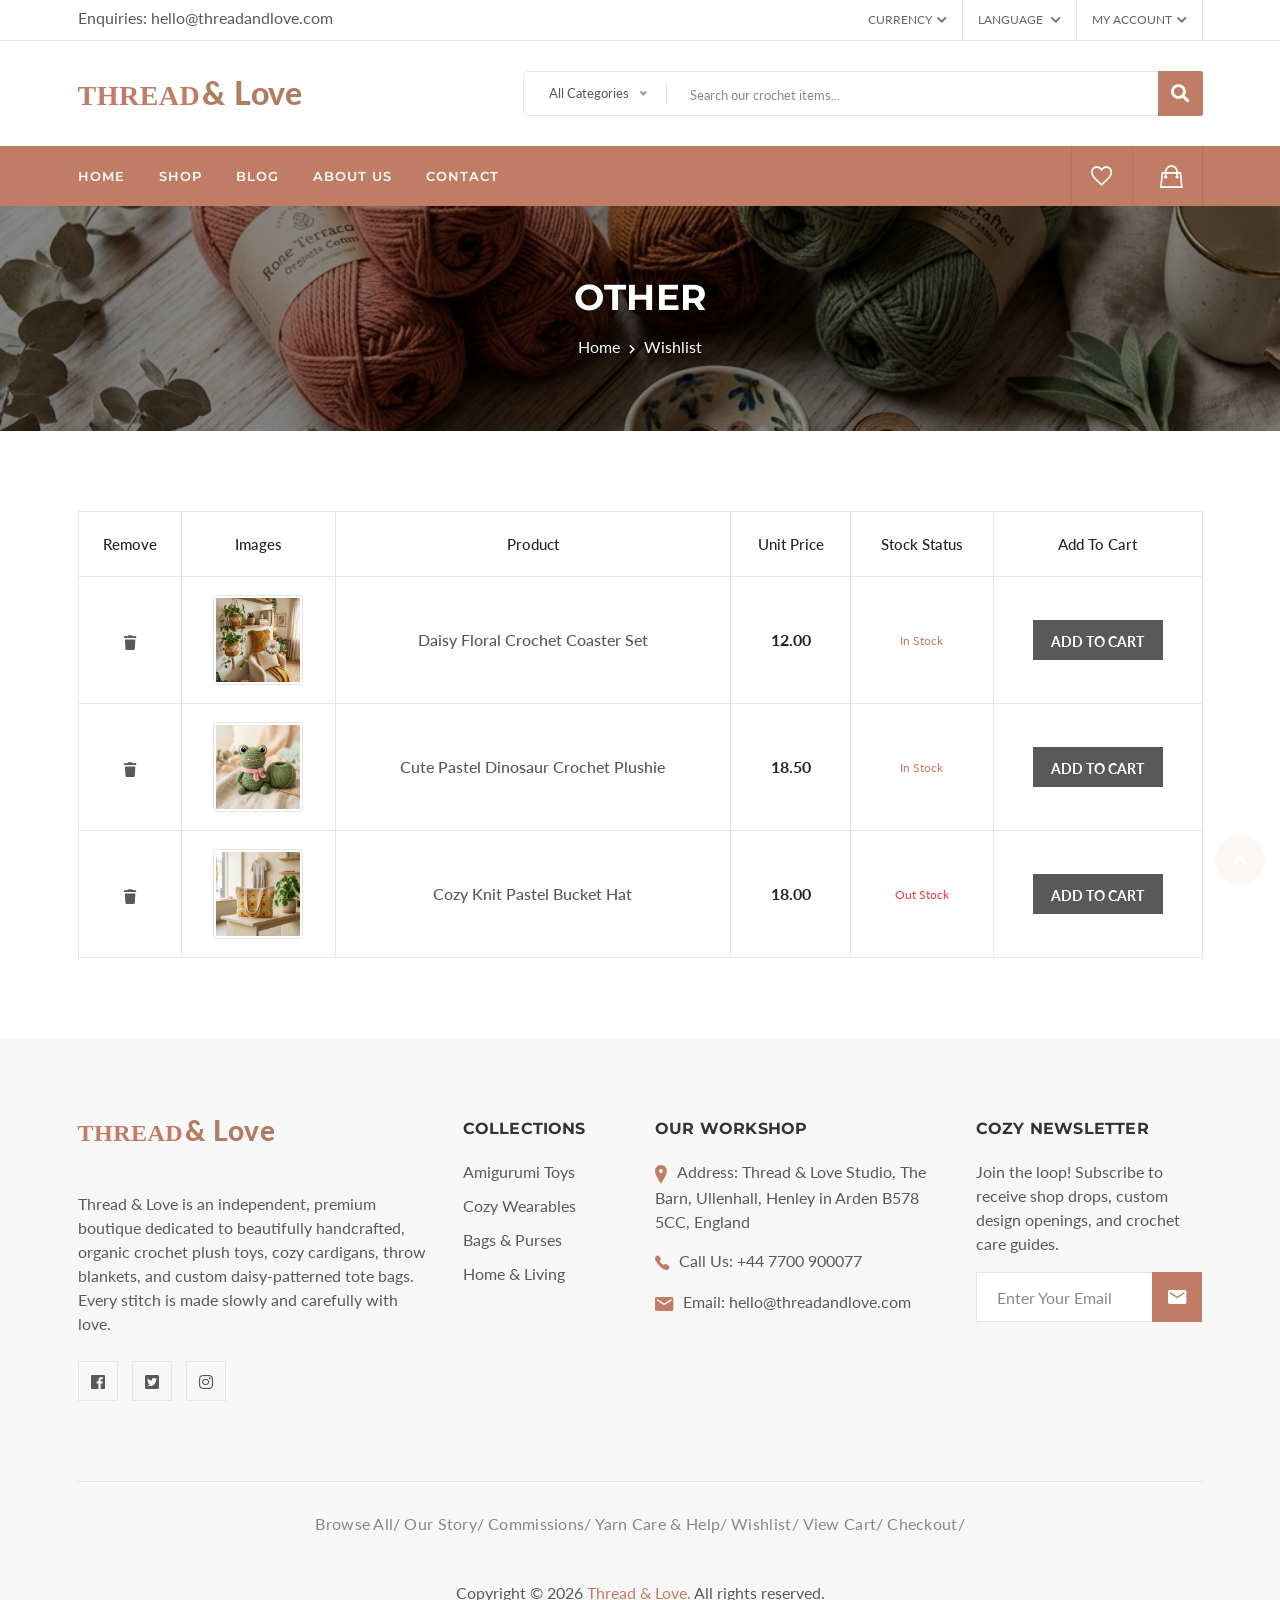
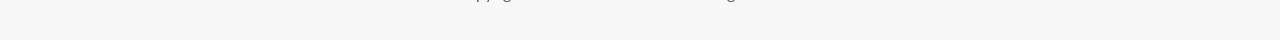
<file: wishlist.html>
<!doctype html>
<html class="no-js" lang="en">

<head>
    <meta charset="utf-8">
    <meta http-equiv="x-ua-compatible" content="ie=edge">
    <title>My Wishlist | Thread & Love | Handmade Crochet Boutique</title>
    <meta name="robots" content="noindex, follow" />
    <meta name="description" content="Keep track of your favorite slow-crafted crochet toys, accessories, and home decor on your Thread & Love wishlist.">
    <meta name="viewport" content="width=device-width, initial-scale=1, shrink-to-fit=no">
    <!-- Favicon -->
    <link rel="shortcut icon" type="image/x-icon" href="assets/images/favicon.ico">

    <!-- CSS
	============================================ -->

    <!-- Bootstrap CSS -->
    <link rel="stylesheet" href="assets/css/bootstrap.min.css">
    <!-- Fontawesome -->
    <link rel="stylesheet" href="assets/css/font-awesome.min.css">
    <!-- Fontawesome Star -->
    <link rel="stylesheet" href="assets/css/fontawesome-stars.css">
    <!-- Ion Icon -->
    <link rel="stylesheet" href="assets/css/ionicons.min.css">
    <!-- Slick CSS -->
    <link rel="stylesheet" href="assets/css/slick.min.css">
    <!-- Animation -->
    <link rel="stylesheet" href="assets/css/animate.min.css">
    <!-- jQuery Ui -->
    <link rel="stylesheet" href="assets/css/jquery-ui.min.css">
    <!-- Nice Select -->
    <link rel="stylesheet" href="assets/css/nice-select.min.css">
    <!-- Timecircles -->
    <link rel="stylesheet" href="assets/css/timecircles.min.css">

    <!-- Main Style CSS -->
        <!-- Google Fonts direct linking to bypass local CORS block -->
    <link rel="preconnect" href="https://fonts.googleapis.com">
    <link rel="preconnect" href="https://fonts.gstatic.com" crossorigin>
    <link href="https://fonts.googleapis.com/css2?family=Dancing+Script:wght@400;700&family=Lato:wght@300;400;700;900&family=Montserrat:wght@300;400;500;600;700;800;900&display=swap" rel="stylesheet">
    <link rel="stylesheet" href="assets/css/style.css">
    <!-- <link rel="stylesheet" href="assets/css/style.css"> -->

</head>

<body class="template-color-1">

    <div class="main-wrapper">

        <!-- Begin Hiraola's Header Main Area -->

        <header class="header-main_area">

            <div class="header-top_area">

                <div class="container">

                    <div class="row">

                        <div class="col-lg-5">

                            <div class="ht-left_area">

                                <div class="header-shipping_area">

                                    <ul>

                                        <li>

                                            <span>Enquiries:</span>

                                            <a href="callto://+123123321345">hello@threadandlove.com</a>

                                        </li>

                                    </ul>

                                </div>

                            </div>

                        </div>

                        <div class="col-lg-7">

                            <div class="ht-right_area">

                                <div class="ht-menu">

                                    <ul>

                                        <li><a href="javascript:void(0)">Currency<i class="fa fa-chevron-down"></i></a>

                                            <ul class="ht-dropdown ht-currency">

                                                <li><a href="javascript:void(0)">€ EUR</a></li>

                                                <li class="active"><a href="javascript:void(0)"> GBP</a></li>

                                                <li><a href="javascript:void(0)">$ USD</a></li>

                                            </ul>

                                        </li>

                                        <li><a href="javascript:void(0)">Language <i class="fa fa-chevron-down"></i></a>

                                            <ul class="ht-dropdown">

                                                <li class="active"><a href="javascript:void(0)"><img src="assets/images/menu/icon/1.jpg" alt="Language Icon">English</a></li>

                                            </ul>

                                        </li>

                                        <li><a href="my-account.html">My Account<i class="fa fa-chevron-down"></i></a>

                                            <ul class="ht-dropdown ht-my_account">

                                                <li><a href="login-register.html">Register</a></li>

                                                <li class="active"><a href="login-register.html">Login</a></li>

                                            </ul>

                                        </li>

                                    </ul>

                                </div>

                            </div>

                        </div>

                    </div>

                </div>

            </div>

            <div class="header-middle_area d-none d-lg-block">

                <div class="container">

                    <div class="row">

                        <div class="col-lg-3">

                            <div class="header-logo">

                                <a href="index.html" style="font-family: 'Playfair Display', serif; font-size: 28px; font-weight: 900; letter-spacing: 0.5px; color: #c07c65; text-transform: uppercase; text-decoration: none; display: inline-block; padding-top: 10px;">

                                    Thread<span style="color: #b07d62; font-family: 'Dancing Script', cursive; font-size: 32px; text-transform: none; margin-left: 2px;">&amp; Love</span>

                                </a>

                            </div>

                        </div>

                        <div class="col-lg-9">

                            <div class="hm-form_area">

                                <form action="#" class="hm-searchbox">

                                    <select class="nice-select select-search-category">

                                        <option value="0">All Categories</option>

                                        <option value="10">Amigurumi Toys</option>

                                        <option value="11">Cozy Wearables</option>

                                        <option value="12">Bags &amp; Purses</option>

                                        <option value="13">Home &amp; Living</option>

                                    </select>

                                    <input type="text" placeholder="Search our crochet items...">

                                    <button class="li-btn" type="submit"><i class="fa fa-search"></i></button>

                                </form>

                            </div>

                        </div>

                    </div>

                </div>

            </div>

            <div class="header-bottom_area header-sticky stick">

                <div class="container">

                    <div class="row">

                        <div class="col-md-4 col-sm-4 d-lg-none d-block">

                            <div class="header-logo">

                                <a href="index.html" style="font-family: 'Playfair Display', serif; font-size: 24px; font-weight: 900; letter-spacing: 0.5px; color: #c07c65; text-transform: uppercase; text-decoration: none; display: inline-block;">

                                    Thread<span style="color: #b07d62; font-family: 'Dancing Script', cursive; font-size: 28px; text-transform: none; margin-left: 2px;">&amp; Love</span>

                                </a>

                            </div>

                        </div>

                        <div class="col-lg-9 d-none d-lg-block position-static">

                            <div class="main-menu_area">

                                <nav>

                                    <ul>

                                        <li><a href="index.html">Home</a></li>

                                        <li class="megamenu-holder"><a href="shop-left-sidebar.html">Shop</a>

                                            <ul class="hm-megamenu">

                                                <li><span class="megamenu-title">Crochet Categories</span>

                                                    <ul>

                                                        <li><a href="shop-left-sidebar.html">All Products</a></li>

                                                        <li><a href="shop-left-sidebar.html">Amigurumi Toys</a></li>

                                                        <li><a href="shop-left-sidebar.html">Cozy Wearables</a></li>

                                                        <li><a href="shop-left-sidebar.html">Bags &amp; Purses</a></li>

                                                        <li><a href="shop-left-sidebar.html">Home &amp; Living</a></li>

                                                    </ul>

                                                </li>

                                                <li><span class="megamenu-title">Buying Guides</span>

                                                    <ul>

                                                        <li><a href="about-us.html">Our Story</a></li>

                                                        <li><a href="faq.html">Yarn Care &amp; FAQ</a></li>

                                                        <li><a href="wishlist.html">My Wishlist</a></li>

                                                        <li><a href="cart.html">View Cart</a></li>

                                                        <li><a href="checkout.html">Checkout</a></li>

                                                    </ul>

                                                </li>

                                                <li class="menu-item_img" style="background-image: url(assets/images/banner/1_1.png); background-size: cover; background-position: center; width: 220px; height: 150px;"></li>

                                            </ul>

                                        </li>

                                        <li><a href="blog-left-sidebar.html">Blog</a></li>

                                        <li><a href="about-us.html">About Us</a></li>

                                        <li><a href="contact.html">Contact</a></li>

                                    </ul>

                                </nav>

                            </div>

                        </div>

                        <div class="col-lg-3 col-md-8 col-sm-8">

                            <div class="header-right_area">

                                <ul>

                                    <li>

                                        <a href="wishlist.html" class="wishlist-btn">

                                            <i class="ion-android-favorite-outline"></i>

                                        </a>

                                    </li>

                                    <li>

                                        <a href="#mobileMenu" class="mobile-menu_btn toolbar-btn color--white d-lg-none d-block">

                                            <i class="ion-navicon"></i>

                                        </a>

                                    </li>

                                    <li>

                                        <a href="#miniCart" class="minicart-btn toolbar-btn">

                                            <i class="ion-bag"></i>

                                        </a>

                                    </li>

                                </ul>

                            </div>

                        </div>

                    </div>

                </div>

            </div>

            <div class="offcanvas-minicart_wrapper" id="miniCart">

                <div class="offcanvas-menu-inner">

                    <a href="#" class="btn-close"><i class="ion-android-close"></i></a>

                    <div class="minicart-content">

                        <div class="minicart-heading">

                            <h4>Shopping Cart</h4>

                        </div>

                        <ul class="minicart-list">

                            <li class="minicart-product">

                                <a class="product-item_remove" href="javascript:void(0)"><i class="ion-android-close"></i></a>

                                <div class="product-item_img">

                                    <img src="assets/images/banner/1_4.jpg" alt="Thread & Love Crochet Product">

                                </div>

                                <div class="product-item_content">

                                    <a class="product-item_title" href="shop-left-sidebar.html">Boho Style Fringe Crossbody Bag</a>

                                    <span class="product-item_quantity">1 x 15.99</span>

                                </div>

                            </li>

                            <li class="minicart-product">

                                <a class="product-item_remove" href="javascript:void(0)"><i class="ion-android-close"></i></a>

                                <div class="product-item_img">

                                    <img src="assets/images/banner/1_1.jpg" alt="Thread & Love Crochet Product">

                                </div>

                                <div class="product-item_content">

                                    <a class="product-item_title" href="shop-left-sidebar.html">Textured Crochet Throw Blanket</a>

                                    <span class="product-item_quantity">1 x 15.99</span>

                                </div>

                            </li>

                            <li class="minicart-product">

                                <a class="product-item_remove" href="javascript:void(0)"><i class="ion-android-close"></i></a>

                                <div class="product-item_img">

                                    <img src="assets/images/banner/1_2.jpg" alt="Thread & Love Crochet Product">

                                </div>

                                <div class="product-item_content">

                                    <a class="product-item_title" href="shop-left-sidebar.html">Barnaby the Chubby Crochet Bunny</a>

                                    <span class="product-item_quantity">1 x 15.99</span>

                                </div>

                            </li>

                        </ul>

                    </div>

                    <div class="minicart-item_total">

                        <span>Subtotal</span>

                        <span class="ammount">$360.00</span>

                    </div>

                    <div class="minicart-btn_area">

                        <a href="cart.html" class="hiraola-btn hiraola-btn_dark hiraola-btn_fullwidth">Minicart</a>

                    </div>

                    <div class="minicart-btn_area">

                        <a href="checkout.html" class="hiraola-btn hiraola-btn_dark hiraola-btn_fullwidth">Checkout</a>

                    </div>

                </div>

            </div>

            <div class="mobile-menu_wrapper" id="mobileMenu">

                <div class="offcanvas-menu-inner">

                    <div class="container">

                        <a href="#" class="btn-close"><i class="ion-android-close"></i></a>

                        <div class="offcanvas-inner_search">

                            <form action="#" class="hm-searchbox">

                                <input type="text" placeholder="Search for item...">

                                <button class="search_btn" type="submit"><i class="ion-ios-search-strong"></i></button>

                            </form>

                        </div>

                        <nav class="offcanvas-navigation">

                            <ul class="mobile-menu">

                                <li class="menu-item-has-children active"><a href="#"><span class="mm-text">Home</span></a>

                                    <ul class="sub-menu">

                                        <li>

                                            <a href="index.html">

                                                <span class="mm-text">Home One</span>

                                            </a>

                                        </li>

                                        <li>

                                            <a href="index-2.html">

                                                <span class="mm-text">Home Two</span>

                                            </a>

                                        </li>

                                        <li>

                                            <a href="index-3.html">

                                                <span class="mm-text">Home Three</span>

                                            </a>

                                        </li>

                                    </ul>

                                </li>

                                <li class="menu-item-has-children">

                                    <a href="#">

                                        <span class="mm-text">Shop</span>

                                    </a>

                                    <ul class="sub-menu">

                                        <li class="menu-item-has-children">

                                            <a href="#">

                                                <span class="mm-text">Grid View</span>

                                            </a>

                                            <ul class="sub-menu">

                                                <li>

                                                    <a href="shop-3-column.html">

                                                        <span class="mm-text">Column Three</span>

                                                    </a>

                                                </li>

                                                <li>

                                                    <a href="shop-4-column.html">

                                                        <span class="mm-text">Column Four</span>

                                                    </a>

                                                </li>

                                                <li>

                                                    <a href="shop-left-sidebar.html">

                                                        <span class="mm-text">Left Sidebar</span>

                                                    </a>

                                                </li>

                                                <li>

                                                    <a href="shop-right-sidebar.html">

                                                        <span class="mm-text">Right Sidebar</span>

                                                    </a>

                                                </li>

                                            </ul>

                                        </li>

                                        <li class="menu-item-has-children">

                                            <a href="#">

                                                <span class="mm-text">Shop List</span>

                                            </a>

                                            <ul class="sub-menu">

                                                <li>

                                                    <a href="shop-list-fullwidth.html">

                                                        <span class="mm-text">Full Width</span>

                                                    </a>

                                                </li>

                                                <li>

                                                    <a href="shop-list-left-sidebar.html">

                                                        <span class="mm-text">Left Sidebar</span>

                                                    </a>

                                                </li>

                                                <li>

                                                    <a href="shop-list-right-sidebar.html">

                                                        <span class="mm-text">Right Sidebar</span>

                                                    </a>

                                                </li>

                                            </ul>

                                        </li>

                                        <li class="menu-item-has-children">

                                            <a href="#">

                                                <span class="mm-text">Single Product Style</span>

                                            </a>

                                            <ul class="sub-menu">

                                                <li>

                                                    <a href="single-product-gallery-left.html">

                                                        <span class="mm-text">Gallery Left</span>

                                                    </a>

                                                </li>

                                                <li>

                                                    <a href="single-product-gallery-right.html">

                                                        <span class="mm-text">Gallery Right</span>

                                                    </a>

                                                </li>

                                                <li>

                                                    <a href="single-product-tab-style-left.html">

                                                        <span class="mm-text">Tab Style Left</span>

                                                    </a>

                                                </li>

                                                <li>

                                                    <a href="single-product-tab-style-right.html">

                                                        <span class="mm-text">Tab Style Right</span>

                                                    </a>

                                                </li>

                                                <li>

                                                    <a href="single-product-sticky-left.html">

                                                        <span class="mm-text">Sticky Left</span>

                                                    </a>

                                                </li>

                                                <li>

                                                    <a href="single-product-sticky-right.html">

                                                        <span class="mm-text">Sticky Right</span>

                                                    </a>

                                                </li>

                                            </ul>

                                        </li>

                                        <li class="menu-item-has-children">

                                            <a href="#">

                                                <span class="mm-text">Single Product Type</span>

                                            </a>

                                            <ul class="sub-menu">

                                                <li>

                                                    <a href="single-product.html">

                                                        <span class="mm-text">Single Product</span>

                                                    </a>

                                                </li>

                                                <li>

                                                    <a href="single-product-sale.html">

                                                        <span class="mm-text">Single Product Sale</span>

                                                    </a>

                                                </li>

                                                <li>

                                                    <a href="single-product-group.html">

                                                        <span class="mm-text">Single Product Group</span>

                                                    </a>

                                                </li>

                                                <li>

                                                    <a href="single-product-variable.html">

                                                        <span class="mm-text">Single Product Variable</span>

                                                    </a>

                                                </li>

                                                <li>

                                                    <a href="single-product-affiliate.html">

                                                        <span class="mm-text">Single Product Affiliate</span>

                                                    </a>

                                                </li>

                                                <li>

                                                    <a href="single-product-slider.html">

                                                        <span class="mm-text">Single Product Slider</span>

                                                    </a>

                                                </li>

                                            </ul>

                                        </li>

                                    </ul>

                                </li>

                                <li class="menu-item-has-children">

                                    <a href="#">

                                        <span class="mm-text">Blog</span>

                                    </a>

                                    <ul class="sub-menu">

                                        <li class="menu-item-has-children has-children">

                                            <a href="#">

                                                <span class="mm-text">Grid View</span>

                                            </a>

                                            <ul class="sub-menu">

                                                <li>

                                                    <a href="blog-2-column.html">

                                                        <span class="mm-text">Column Two</span>

                                                    </a>

                                                </li>

                                                <li>

                                                    <a href="blog-3-column.html">

                                                        <span class="mm-text">Column Three</span>

                                                    </a>

                                                </li>

                                                <li>

                                                    <a href="blog-left-sidebar.html">

                                                        <span class="mm-text">Left Sidebar</span>

                                                    </a>

                                                </li>

                                                <li>

                                                    <a href="blog-right-sidebar.html">

                                                        <span class="mm-text">Right Sidebar</span>

                                                    </a>

                                                </li>

                                            </ul>

                                        </li>

                                        <li class="menu-item-has-children has-children">

                                            <a href="#">

                                                <span class="mm-text">List View</span>

                                            </a>

                                            <ul class="sub-menu">

                                                <li>

                                                    <a href="blog-list-fullwidth.html">

                                                        <span class="mm-text">List Fullwidth</span>

                                                    </a>

                                                </li>

                                                <li>

                                                    <a href="blog-list-left-sidebar.html">

                                                        <span class="mm-text">List Left Sidebar</span>

                                                    </a>

                                                </li>

                                                <li>

                                                    <a href="blog-list-right-sidebar.html">

                                                        <span class="mm-text">List Right Sidebar</span>

                                                    </a>

                                                </li>

                                            </ul>

                                        </li>

                                        <li class="menu-item-has-children has-children">

                                            <a href="#">

                                                <span class="mm-text">Blog Details</span>

                                            </a>

                                            <ul class="sub-menu">

                                                <li>

                                                    <a href="blog-details-left-sidebar.html">

                                                        <span class="mm-text">Left Sidebar</span>

                                                    </a>

                                                </li>

                                                <li>

                                                    <a href="blog-details-right-sidebar.html">

                                                        <span class="mm-text">Right Sidebar</span>

                                                    </a>

                                                </li>

                                            </ul>

                                        </li>

                                        <li class="menu-item-has-children has-children">

                                            <a href="#">

                                                <span class="mm-text">Blog Format</span>

                                            </a>

                                            <ul class="sub-menu">

                                                <li>

                                                    <a href="blog-gallery-format.html">

                                                        <span class="mm-text">Gallery Format</span>

                                                    </a>

                                                </li>

                                                <li>

                                                    <a href="blog-audio-format.html">

                                                        <span class="mm-text">Audio Format</span>

                                                    </a>

                                                </li>

                                                <li>

                                                    <a href="blog-video-format.html">

                                                        <span class="mm-text">Video Format</span>

                                                    </a>

                                                </li>

                                            </ul>

                                        </li>

                                    </ul>

                                </li>

                                <li class="menu-item-has-children">

                                    <a href="#">

                                        <span class="mm-text">Pages</span>

                                    </a>

                                    <ul class="sub-menu">

                                        <li>

                                            <a href="my-account.html">

                                                <span class="mm-text">My Account</span>

                                            </a>

                                        </li>

                                        <li>

                                            <a href="login-register.html">

                                                <span class="mm-text">Login | Register</span>

                                            </a>

                                        </li>

                                        <li>

                                            <a href="wishlist.html">

                                                <span class="mm-text">Wishlist</span>

                                            </a>

                                        </li>

                                        <li>

                                            <a href="cart.html">

                                                <span class="mm-text">Cart</span>

                                            </a>

                                        </li>

                                        <li>

                                            <a href="checkout.html">

                                                <span class="mm-text">Checkout</span>

                                            </a>

                                        </li>

                                        <li>

                                            <a href="compare.html">

                                                <span class="mm-text">Compare</span>

                                            </a>

                                        </li>

                                        <li>

                                            <a href="faq.html">

                                                <span class="mm-text">FAQ</span>

                                            </a>

                                        </li>

                                        <li>

                                            <a href="404.html">

                                                <span class="mm-text">Error 404</span>

                                            </a>

                                        </li>

                                        <li>

                                            <a href="coming-soon_page.html">

                                                <span class="mm-text">Comming Soon</span>

                                            </a>

                                        </li>

                                    </ul>

                                </li>

                            </ul>

                        </nav>

                        <nav class="offcanvas-navigation user-setting_area">

                            <ul class="mobile-menu">

                                <li class="menu-item-has-children active">

                                    <a href="#">

                                        <span class="mm-text">User

                                        Setting

                                    </span>

                                    </a>

                                    <ul class="sub-menu">

                                        <li>

                                            <a href="my-account.html">

                                                <span class="mm-text">My Account</span>

                                            </a>

                                        </li>

                                        <li>

                                            <a href="login-register.html">

                                                <span class="mm-text">Login | Register</span>

                                            </a>

                                        </li>

                                    </ul>

                                </li>

                                <li class="menu-item-has-children"><a href="#"><span class="mm-text">Currency</span></a>

                                    <ul class="sub-menu">

                                        <li>

                                            <a href="javascript:void(0)">

                                                <span class="mm-text">EUR €</span>

                                            </a>

                                        </li>

                                        <li>

                                            <a href="javascript:void(0)">

                                                <span class="mm-text">USD $</span>

                                            </a>

                                        </li>

                                    </ul>

                                </li>

                                <li class="menu-item-has-children"><a href="#"><span class="mm-text">Language</span></a>

                                    <ul class="sub-menu">

                                        <li>

                                            <a href="javascript:void(0)">

                                                <span class="mm-text">English</span>

                                            </a>

                                        </li>

                                        <li>

                                            <a href="javascript:void(0)">

                                                <span class="mm-text">Français</span>

                                            </a>

                                        </li>

                                        <li>

                                            <a href="javascript:void(0)">

                                                <span class="mm-text">Romanian</span>

                                            </a>

                                        </li>

                                        <li>

                                            <a href="javascript:void(0)">

                                                <span class="mm-text">Japanese</span>

                                            </a>

                                        </li>

                                    </ul>

                                </li>

                            </ul>

                        </nav>

                    </div>

                </div>

            </div>

        </header>

        <!-- Hiraola's Header Main Area End Here -->

        <!-- Begin Hiraola's Breadcrumb Area -->
        <div class="breadcrumb-area">
            <div class="container">
                <div class="breadcrumb-content">
                    <h2>Other</h2>
                    <ul>
                        <li><a href="index.html">Home</a></li>
                        <li class="active">Wishlist</li>
                    </ul>
                </div>
            </div>
        </div>
        <!-- Hiraola's Breadcrumb Area End Here -->
        <!--Begin Hiraola's Wishlist Area -->
        <div class="hiraola-wishlist_area">
            <div class="container">
                <div class="row">
                    <div class="col-12">
                        <form action="javascript:void(0)">
                            <div class="table-content table-responsive">
                                <table class="table">
                                    <thead>
                                        <tr>
                                            <th class="hiraola-product_remove">remove</th>
                                            <th class="hiraola-product-thumbnail">images</th>
                                            <th class="cart-product-name">Product</th>
                                            <th class="hiraola-product-price">Unit Price</th>
                                            <th class="hiraola-product-stock-status">Stock Status</th>
                                            <th class="hiraola-cart_btn">add to cart</th>
                                        </tr>
                                    </thead>
                                    <tbody>
                                        <tr>
                                            <td class="hiraola-product_remove"><a href="javascript:void(0)"><i class="fa fa-trash"
                                                title="Remove"></i></a></td>
                                            <td class="hiraola-product-thumbnail"><a href="javascript:void(0)"><img src="assets/images/banner/1_4.jpg" alt="Thread & Love Wishlist Thumbnail"></a>
                                            </td>
                                            <td class="hiraola-product-name"><a href="javascript:void(0)">Daisy Floral Crochet Coaster Set</a></td>
                                            <td class="hiraola-product-price"><span class="amount">12.00</span></td>
                                            <td class="hiraola-product-stock-status"><span class="in-stock">in stock</span></td>
                                            <td class="hiraola-cart_btn"><a href="javascript:void(0)">add to cart</a></td>
                                        </tr>
                                        <tr>
                                            <td class="hiraola-product_remove"><a href="javascript:void(0)"><i class="fa fa-trash"
                                                title="Remove"></i></a></td>
                                            <td class="hiraola-product-thumbnail"><a href="javascript:void(0)"><img src="assets/images/banner/1_2.jpg" alt="Thread & Love Wishlist Thumbnail"></a>
                                            </td>
                                            <td class="hiraola-product-name"><a href="javascript:void(0)">Cute Pastel Dinosaur Crochet Plushie</a></td>
                                            <td class="hiraola-product-price"><span class="amount">18.50</span></td>
                                            <td class="hiraola-product-stock-status"><span class="in-stock">in stock</span></td>
                                            <td class="hiraola-cart_btn"><a href="javascript:void(0)">add to cart</a></td>
                                        </tr>
                                        <tr>
                                            <td class="hiraola-product_remove"><a href="javascript:void(0)"><i class="fa fa-trash"
                                                title="Remove"></i></a></td>
                                            <td class="hiraola-product-thumbnail"><a href="javascript:void(0)"><img src="assets/images/banner/1_1.jpg" alt="Thread & Love Wishlist Thumbnail"></a>
                                            </td>
                                            <td class="hiraola-product-name"><a href="javascript:void(0)">Cozy Knit Pastel Bucket Hat</a></td>
                                            <td class="hiraola-product-price"><span class="amount">18.00</span></td>
                                            <td class="hiraola-product-stock-status"><span class="out-stock">out stock</span></td>
                                            <td class="hiraola-cart_btn"><a href="javascript:void(0)">add to cart</a></td>
                                        </tr>
                                    </tbody>
                                </table>
                            </div>
                        </form>
                    </div>
                </div>
            </div>
        </div>
        <!-- Hiraola's Wishlist Area End Here -->
        <!-- Begin Hiraola's Footer Area -->

        <div class="hiraola-footer_area">

            <div class="footer-top_area">

                <div class="container">

                    <div class="row">

                        <div class="col-lg-4">

                            <div class="footer-widgets_info">



                                <div class="footer-widgets_logo" style="margin-bottom: 20px;">

                                    <a href="index.html" style="font-family: 'Playfair Display', serif; font-size: 24px; font-weight: 900; letter-spacing: 0.5px; color: #c07c65; text-transform: uppercase; text-decoration: none; display: inline-block;">

                                        Thread<span style="color: #b07d62; font-family: 'Dancing Script', cursive; font-size: 28px; text-transform: none; margin-left: 2px;">&amp; Love</span>

                                    </a>

                                </div>



                                <div class="widget-short_desc">

                                    <p>Thread & Love is an independent, premium boutique dedicated to beautifully handcrafted, organic crochet plush toys, cozy cardigans, throw blankets, and custom daisy-patterned tote bags. Every stitch is made slowly and carefully with love.

                                    </p>

                                </div>

                                <div class="hiraola-social_link">

                                    <ul>

                                        <li class="facebook">

                                            <a href="https://www.facebook.com" data-bs-toggle="tooltip" target="_blank" title="Facebook">

                                                <i class="fab fa-facebook"></i>

                                            </a>

                                        </li>

                                        <li class="twitter">

                                            <a href="https://twitter.com" data-bs-toggle="tooltip" target="_blank" title="Twitter">

                                                <i class="fab fa-twitter-square"></i>

                                            </a>

                                        </li>

                                        <li class="instagram">

                                            <a href="https://instagram.com" data-bs-toggle="tooltip" target="_blank" title="Instagram">

                                                <i class="fab fa-instagram"></i>

                                            </a>

                                        </li>

                                    </ul>

                                </div>

                            </div>

                        </div>

                        <div class="col-lg-8">

                            <div class="footer-widgets_area">

                                <div class="row">

                                    <div class="col-lg-3">

                                        <div class="footer-widgets_title">

                                            <h6>Collections</h6>

                                        </div>

                                        <div class="footer-widgets">

                                            <ul>

                                                <li><a href="shop-left-sidebar.html">Amigurumi Toys</a></li>

                                                <li><a href="shop-left-sidebar.html">Cozy Wearables</a></li>

                                                <li><a href="shop-left-sidebar.html">Bags &amp; Purses</a></li>

                                                <li><a href="shop-left-sidebar.html">Home &amp; Living</a></li>

                                            </ul>

                                        </div>

                                    </div>

                                    <div class="col-lg-5">

                                        <div class="footer-widgets_info">

                                            <div class="footer-widgets_title">

                                                <h6>Our Workshop</h6>

                                            </div>

                                            <div class="widgets-essential_stuff">

                                                <ul>

                                                    <li class="hiraola-address"><i

                                                    class="ion-ios-location"></i><span>Address:</span> Thread & Love Studio, The Barn,

                                                        Ullenhall, Henley

                                                        in

                                                        Arden B578 5CC, England</li>

                                                    <li class="hiraola-phone"><i class="ion-ios-telephone"></i><span>Call

                                                    Us:</span> <a href="tel://+447700900077">+44 7700 900077</a>

                                                    </li>

                                                    <li class="hiraola-email"><i

                                                    class="ion-android-mail"></i><span>Email:</span> <a href="mailto://hello@threadandlove.com">hello@threadandlove.com</a></li>

                                                </ul>

                                            </div>

                                        </div>

                                    </div>

                                    <div class="col-lg-4">

                                        <div class="instagram-container footer-widgets_area">

                                            <div class="footer-widgets_title">

                                                <h6>Cozy Newsletter</h6>

                                            </div>

                                            <div class="widget-short_desc">

                                                <p>Join the loop! Subscribe to receive shop drops, custom design openings, and crochet care guides.</p>

                                            </div>

                                            <div class="newsletter-form_wrap">

                                                <form class="subscribe-form" id="mc-form" action="#">

                                                    <input class="newsletter-input" id="mc-email" type="email" autocomplete="off" name="Enter Your Email" value="Enter Your Email" onblur="if(this.value==''){this.value='Enter Your Email'}" onfocus="if(this.value=='Enter Your Email'){this.value=''}">

                                                    <button class="newsletter-btn" id="mc-submit">

                                                        <i class="ion-android-mail"></i>

                                                    </button>

                                                </form>

                                                <!-- Mailchimp Alerts -->

                                                <div class="mailchimp-alerts mt-3">

                                                    <div class="mailchimp-submitting"></div>

                                                    <div class="mailchimp-success"></div>

                                                    <div class="mailchimp-error"></div>

                                                </div>

                                            </div>

                                        </div>

                                    </div>

                                </div>

                            </div>

                        </div>

                    </div>

                </div>

            </div>

            <div class="footer-bottom_area">

                <div class="container">

                    <div class="footer-bottom_nav">

                        <div class="row">

                            <div class="col-lg-12">

                                <div class="footer-links">

                                    <ul>

                                        <li><a href="shop-left-sidebar.html">Browse All</a></li>

                                        <li><a href="about-us.html">Our Story</a></li>

                                        <li><a href="contact.html">Commissions</a></li>

                                        <li><a href="faq.html">Yarn Care &amp; Help</a></li>

                                        <li><a href="wishlist.html">Wishlist</a></li>

                                        <li><a href="cart.html">View Cart</a></li>

                                        <li><a href="checkout.html">Checkout</a></li>

                                    </ul>

                                </div>

                            </div>

                            <div class="col-lg-12">

                                <div class="copyright">

                                    <span>Copyright &copy; 2026 <a href="index.html">Thread & Love.</a> All rights reserved.</span>

                                </div>

                            </div>

                        </div>

                    </div>

                </div>

            </div>

        </div>

        <!-- Hiraola's Footer Area End Here -->

    </div>

    <!-- JS
============================================ -->

    <!-- jQuery JS -->
    <script src="assets/js/vendor/jquery-3.6.0.min.js"></script>
    <script src="assets/js/vendor/jquery-migrate-3.3.2.min.js"></script>
    <!-- Modernizer JS -->
    <script src="assets/js/vendor/modernizr-3.11.2.min.js"></script>
    <!-- Bootstrap JS -->
    <script src="assets/js/vendor/bootstrap.bundle.min.js"></script>

    <!-- Slick Slider JS -->
    <script src="assets/js/plugins/slick.min.js"></script>
    <!-- Countdown JS -->
    <script src="assets/js/plugins/countdown.min.js"></script>
    <!-- Barrating JS -->
    <script src="assets/js/plugins/jquery.barrating.min.js"></script>
    <!-- Counterup JS -->
    <script src="assets/js/plugins/jquery.counterup.min.js"></script>
    <!-- Waypoints -->
    <script src="assets/js/plugins/waypoints.min.js"></script>
    <!-- Nice Select JS -->
    <script src="assets/js/plugins/jquery.nice-select.min.js"></script>
    <!-- Sticky Sidebar JS -->
    <script src="assets/js/plugins/jquery.sticky-sidebar.js"></script>
    <!-- Jquery-ui JS -->
    <script src="assets/js/plugins/jquery-ui.min.js"></script>
    <!-- Scroll Top JS -->
    <script src="assets/js/plugins/scroll-top.min.js"></script>
    <!-- Theia Sticky Sidebar JS -->
    <script src="assets/js/plugins/theia-sticky-sidebar.min.js"></script>
    <!-- ElevateZoom JS -->
    <script src="assets/js/plugins/jquery.elevateZoom-3.0.8.min.js"></script>
    <!-- Timecircles JS -->
    <script src="assets/js/plugins/timecircles.min.js"></script>
    <!-- Mailchimp Ajax JS -->
    <script src="assets/js/plugins/mailchimp-ajax.js"></script>

    <!-- Main JS -->
    <script src="assets/js/main.js"></script>
    <!-- <script src="assets/js/main.min.js"></script> -->

</body>

</html>
</file>
<file: assets/css/style.css>
@charset "UTF-8";
/******************************

INDEX:

    00 - Base - Typography
    01 - Base - Variables
    02 - Base - Mixins

    03 - Utilities - Helper
    04 - Utilities - Color

    10 - Components - Button
    11 - Components - Slider
    12 - Components - Animation
    13 - Components - Navigation
    14 - Components - Banner
    15 - Components - Product
    16 - Components - Shipping
    17 - Components - Product Tab
    18 - Components - Form
    19 - Components - Social Link
    20 - Components - Modal
    21 - Components - Brand
    22 - Components - Breadcrumb

    25 - Section - Header
    26 - Section - Footer

    29 - Pages - Shop
    30 - Pages - Single Product
    31 - Pages - Blog
    32 - Pages - My Account
    33 - Pages - Login | Register
    34 - Pages - Wishlist
    35 - Pages - Cart
    36 - Pages - Checkout
    37 - Pages - Compare
    38 - Pages - Contact
    39 - Pages - About Us
    40 - Pages - FAQ
    41 - Pages - 404
    42 - Pages - About Us

******************************/
/*
    Body Background Color:    #ffffff;
    Primary Color:            #c07c65;
    Primary Color 2:           #b07d62;
    Body Font Family:         'Lato', sans-serif

*/
@import url("https://fonts.googleapis.com/css2?family=Dancing+Script:wght@400;700&family=Montserrat:wght@300;400;500;600;700;800;900&family=Lato:wght@300;400;700;900&display=swap");
/*----------------------------------------*/
/*  00 - Base - Typography
/*----------------------------------------*/
body {
  font-family: "Lato", sans-serif;
  background-color: #ffffff;
  color: #595959;
  font-size: 16px;
  line-height: 24px;
}

h1,
h2,
h3,
h4,
h5,
h6 {
  font-family: "Montserrat", sans-serif;
  color: #333333;
  line-height: 1;
  font-weight: 700;
}

p {
  font-family: "Lato", sans-serif;
  color: #595959;
  font-size: 16px;
  line-height: 24px;
}

input[type=number]::-webkit-inner-spin-button,
input[type=number]::-webkit-outer-spin-button {
  -webkit-appearance: none;
  margin: 0;
}

input[type=number] {
  -moz-appearance: textfield;
}

input {
  color: #888888;
}

input::-webkit-input-placeholder {
  color: #888888;
}

input::-moz-placeholder {
  color: #888888;
}

input:-ms-input-placeholder {
  color: #888888;
}

input::-ms-input-placeholder {
  color: #888888;
}

input::placeholder {
  color: #888888;
}

._keyfocus :focus,
input:not([disabled]):focus,
textarea:not([disabled]):focus,
select:not([disabled]):focus {
  outline: 0;
}

ul {
  margin: 0;
  padding: 0;
  list-style: none;
}

img {
  max-width: 100%;
}

.img-full {
  width: 100%;
  height: auto;
  overflow: hidden;
  display: block;
}

a {
  color: #595959;
  text-decoration: none;
}
a:hover {
  color: #c07c65 !important;
  text-decoration: none;
}
a:not([href]):not([tabindex]):hover {
  color: #c07c65;
}

a,
a:hover,
a:focus,
a:active,
button,
button:focus,
input,
select,
textarea {
  outline: none;
}

label {
  margin-bottom: 0.5rem;
}

button {
  cursor: pointer;
  border: none;
  padding: 0;
  outline: none;
  background: transparent;
}

/* ---Alista's Blog Section Default Youtube & Soundcloud Height--- */
.blog-grid-view_area .embed-responsive {
  min-height: 260px;
}

.blog-list-view_area .embed-responsive {
  min-height: 295px;
}

.blog-list-fullwidth_area .embed-responsive {
  min-height: 400px;
}

.blog-column-three_area .embed-responsive {
  min-height: 245px;
}
@media only screen and (min-width: 992px) and (max-width: 1199px) {
  .blog-column-three_area .embed-responsive {
    min-height: 205px;
  }
}
@media (max-width: 991px) {
  .blog-column-three_area .embed-responsive {
    min-height: 100%;
  }
}

/*----------------------------------------*/
/*  03 - Utilities - Helper
/*----------------------------------------*/
/* ---Custom Container--- */
@media (min-width: 1200px) {
  .container {
    max-width: 1140px;
    --bs-gutter-x: 15px;
  }
  .row {
    --bs-gutter-x: 30px;
  }
}
/* ---Hiraola's Custom Column--- */
.grid-full {
  -webkit-box-flex: 0;
  -webkit-flex: 0 0 62.8%;
      -ms-flex: 0 0 62.8%;
          flex: 0 0 62.8%;
  max-width: 62.8%;
}
@media (max-width: 1500px) {
  .grid-full {
    -webkit-box-flex: 0;
    -webkit-flex: 0 0 55%;
        -ms-flex: 0 0 55%;
            flex: 0 0 55%;
    max-width: 55%;
  }
}
@media only screen and (min-width: 992px) and (max-width: 1199px) {
  .grid-full {
    -webkit-box-flex: 0;
    -webkit-flex: 0 0 50%;
        -ms-flex: 0 0 50%;
            flex: 0 0 50%;
    max-width: 50%;
  }
}
@media only screen and (min-width: 768px) and (max-width: 991px) {
  .grid-full {
    -webkit-box-flex: 0;
    -webkit-flex: 0 0 100%;
        -ms-flex: 0 0 100%;
            flex: 0 0 100%;
    max-width: 100%;
  }
}
@media (max-width: 767px) {
  .grid-full {
    -webkit-box-flex: 0;
    -webkit-flex: 0 0 100%;
        -ms-flex: 0 0 100%;
            flex: 0 0 100%;
    max-width: 100%;
  }
}

.grid-half {
  -webkit-box-flex: 0;
  -webkit-flex: 0 0 18.6%;
      -ms-flex: 0 0 18.6%;
          flex: 0 0 18.6%;
  max-width: 18.6%;
}
@media (max-width: 1500px) {
  .grid-half {
    -webkit-box-flex: 0;
    -webkit-flex: 0 0 22.5%;
        -ms-flex: 0 0 22.5%;
            flex: 0 0 22.5%;
    max-width: 22.5%;
  }
}
@media only screen and (min-width: 992px) and (max-width: 1199px) {
  .grid-half {
    -webkit-box-flex: 0;
    -webkit-flex: 0 0 25%;
        -ms-flex: 0 0 25%;
            flex: 0 0 25%;
    max-width: 25%;
  }
}
@media only screen and (min-width: 768px) and (max-width: 991px) {
  .grid-half {
    -webkit-box-flex: 0;
    -webkit-flex: 0 0 55%;
        -ms-flex: 0 0 55%;
            flex: 0 0 55%;
    max-width: 55%;
    padding-top: 30px;
  }
}
@media (max-width: 767px) {
  .grid-half {
    -webkit-box-flex: 0;
    -webkit-flex: 0 0 100%;
        -ms-flex: 0 0 100%;
            flex: 0 0 100%;
    max-width: 100%;
  }
}
@media only screen and (min-width: 768px) and (max-width: 991px) {
  .grid-half.grid-md_half {
    -webkit-box-flex: 0;
    -webkit-flex: 0 0 45%;
        -ms-flex: 0 0 45%;
            flex: 0 0 45%;
    max-width: 45%;
    padding-top: 30px;
  }
}
@media (max-width: 767px) {
  .grid-half.grid-md_half {
    padding-top: 30px;
    -webkit-box-flex: 0;
    -webkit-flex: 0 0 100%;
        -ms-flex: 0 0 100%;
            flex: 0 0 100%;
    max-width: 100%;
  }
}
@media only screen and (min-width: 768px) and (max-width: 991px) {
  .grid-half .category-menu .category-menu-list {
    display: block !important;
  }
}

/* ---Hiraola's Product Sticker---*/
.sticker,
.sticker-2 {
  position: absolute;
  top: 20px;
  left: 20px;
  width: 45px;
  height: 20px;
  line-height: 18px;
  font-size: 11px;
  text-transform: uppercase;
  text-align: center;
  color: #ffffff;
  text-transform: uppercase;
}
.sticker:before,
.sticker-2:before {
  content: "";
  width: 0;
  height: 0;
  border-style: solid;
  border-width: 4px 4px 0 4px;
  left: 9px;
  top: 100%;
  position: absolute;
}

.sticker-2 {
  background: #ff4000;
  right: 20px;
  left: auto;
}
.sticker-2:before {
  border-color: #ff4000 transparent transparent transparent;
}

/* ---Hiraola's Section Title--- */
.hiraola-section_title {
  text-align: left;
  border-bottom: 1px solid #e5e5e5;
}
.hiraola-section_title > h4 {
  position: relative;
  margin-bottom: 0;
  text-transform: uppercase;
  padding-bottom: 25px;
}
.hiraola-section_title > h4:before {
  content: "";
  height: 1px;
  width: 160px;
  position: absolute;
  bottom: 0;
  left: 0;
}

/* ---Hiraola's Spacing Between Slide Item & Other Related Stuff---*/
.slick-list {
  margin-left: -30px;
}
.slick-list .slick-slide {
  margin-left: 30px;
  outline: none;
}

/* ---Only For Single Product Page | Spacing Between Slide Item--- */
.sp-images .slick-list {
  margin-left: 0;
}
.sp-images .slick-list .slick-slide {
  margin-left: 0;
}

/* ---Hiraola's Spacing Between Two Row---*/
.hiraola-product_slider .slick-slide div:first-child .slide-item,
.hiraola-product-tab_slider-3 .slick-slide div:first-child .slide-item {
  margin-bottom: 30px;
}

/* ---Tab Content & Pane Fix--- */
.tab-content {
  width: 100%;
}
.tab-content .tab-pane {
  display: block;
  height: 0;
  max-width: 100%;
  visibility: hidden;
  overflow: hidden;
  opacity: 0;
}
.tab-content .tab-pane.active {
  height: auto;
  visibility: visible;
  opacity: 1;
  overflow: visible;
}

/* ---Hiraola's Rating Box Empty Star Color--- */
.rating-box > ul > li.silver-color > i {
  color: #bababa !important;
}

/* ---Hiraola's Global Overlay--- */
.global-overlay {
  background-color: rgba(51, 51, 51, 0.9);
  position: fixed;
  width: 100%;
  height: 100%;
  left: 0;
  top: 0;
  z-index: 1000;
  visibility: hidden;
}
.global-overlay.overlay-open {
  visibility: visible;
}

/* ---Hiraola's ScrollUp--- */
#scrollUp {
  right: 15px;
  bottom: 15px;
  height: 50px;
  width: 50px;
  line-height: 50px;
  text-align: center;
  overflow: hidden;
  text-transform: uppercase;
  border-radius: 100%;
  z-index: 1000 !important;
}
#scrollUp:hover > i {
  -webkit-animation: alisSlideInUp 1s infinite;
          animation: alisSlideInUp 1s infinite;
}

/* ---Hiraola's Tooltip--- */
.tooltip {
  z-index: 9;
}
.tooltip-inner {
  max-width: 200px;
  padding: 3px 8px;
  text-align: center;
  border-radius: 0.25rem;
}

.tooltip.bs-tooltip-auto[x-placement^=top] .arrow::before,
.tooltip.bs-tooltip-top .arrow::before {
  content: "";
  border-width: 5px 5px 0;
}

/* ---Hiraola's Pagination--- */
.hiraola-paginatoin-area {
  padding-top: 30px;
}
.hiraola-paginatoin-area .hiraola-pagination-box li {
  display: inline-block;
}
.hiraola-paginatoin-area .hiraola-pagination-box li.active > a {
  background-color: #c07c65;
  color: #ffffff !important;
}
.hiraola-paginatoin-area .hiraola-pagination-box li > a {
  border: 1px solid #e5e5e5;
  padding: 9px 15px;
  display: block;
}
.hiraola-paginatoin-area .hiraola-pagination-box li:hover > a {
  background-color: #c07c65;
  color: #ffffff !important;
}
.hiraola-paginatoin-area .product-select-box {
  display: -webkit-box;
  display: -webkit-flex;
  display: -ms-flexbox;
  display: flex;
  -webkit-box-pack: end;
  -webkit-justify-content: flex-end;
      -ms-flex-pack: end;
          justify-content: flex-end;
}
.hiraola-paginatoin-area .product-select-box .product-short {
  display: -webkit-box;
  display: -webkit-flex;
  display: -ms-flexbox;
  display: flex;
  -webkit-box-align: center;
  -webkit-align-items: center;
      -ms-flex-align: center;
          align-items: center;
}
.hiraola-paginatoin-area .product-select-box .product-short > p {
  all: inherit;
  padding-right: 15px;
}
.hiraola-paginatoin-area .product-select-box .product-short > span {
  padding-left: 15px;
}

/* ---Hiraola's Quantity--- */
.quantity .cart-plus-minus {
  position: relative;
  width: 76px;
  text-align: left;
}
.quantity .cart-plus-minus > .cart-plus-minus-box {
  border: 1px solid #e5e5e5;
  height: 46px;
  text-align: center;
  width: 48px;
  background: #ffffff;
}
.quantity .cart-plus-minus > .qtybutton {
  border-bottom: 1px solid #e5e5e5;
  border-right: 1px solid #e5e5e5;
  border-top: 1px solid #e5e5e5;
  cursor: pointer;
  height: 23px;
  line-height: 20px;
  position: absolute;
  text-align: center;
  width: 28px;
  line-height: 21px;
}
.quantity .cart-plus-minus > .qtybutton:hover {
  background: #ebebeb;
}
.quantity .cart-plus-minus > .qtybutton.dec {
  bottom: 0;
  right: 0;
}
.quantity .cart-plus-minus > .qtybutton.inc {
  border-bottom: none;
  top: 0;
  right: 0;
}

/* ---Hiraola's  Nice Select Customization--- */
.myniceselect.nice-select {
  padding: 0;
  margin: 0;
  height: auto;
  line-height: auto;
}
.myniceselect.nice-select span {
  height: 30px;
  line-height: 30px;
  display: inline-block;
  padding: 0 60px;
}
.myniceselect.nice-select .list {
  width: 100%;
}

/* ---Base Transition--- */
.error404-area .search-error-wrapper .hiraola-error_btn, .about-us-area .overview-content > h2:before, .contact-main-page .contact-form-content .contact-form .form-group .hiraola-contact-form_btn, .compare-table .table tbody tr, .order-button-payment input, .coupon-accordion .coupon-content .coupon-info p.form-row input[type=submit], .coupon-accordion span, .cart-page-total a, .coupon-all .coupon input.button,
.coupon-all .coupon2 input.button, .table-content table td.hiraola-cart_btn a, .hiraola-login_btn,
.hiraola-register_btn, .login-form .check-box input[type=checkbox] + label:after, .login-form .check-box input[type=checkbox] + label:before, .myaccount-tab-content, .hiraola-blog-details .hiraola-tag-line a, .hiraola-sidebar-search-form .hiraola-search-btn i, .sp-gallery_area .sp-nav .sp-gallery .lg-image, .sp-area .sp-nav .sp-content .qty-btn_area > ul li > a, .shop-product-wrap > [class*=col-], #Instafeed > li > a:after, #Instafeed > li > a:before, #Instafeed > li > a, .header-bottom_area .main-menu_area > nav > ul > li > a:after, .header-bottom_area .main-menu_area > nav > ul > li > a:before, .header-bottom_area .main-menu_area > nav > ul > li.megamenu-holder .hm-megamenu, .header-bottom_area .main-menu_area > nav > ul > li > ul > li > a > i, .header-bottom_area .main-menu_area > nav > ul > li .hm-dropdown, .header-top_area .ht-menu > ul > li .ht-dropdown, .modal-wrapper .modal-dialog .modal-content .modal-body .modal-inner-area .sp-content .hiraola-social_btn > ul > li .dropdown > li, .modal-wrapper .modal-dialog .modal-content .modal-body .modal-inner-area .sp-content .hiraola-social_btn > ul > li .dropdown, .modal-wrapper .modal-dialog .modal-content .modal-body .modal-inner-area .sp-content .hiraola-social_btn > ul > li, .modal-wrapper .modal-dialog .modal-content .modal-body .close, .modal-wrapper.modal, .newsletter-form_wrap .subscribe-form .newsletter-btn, .hiraola-product_slider .slide-item .single_product .product-img .add-actions > ul li > a.hiraola-add_cart,
.hiraola-product_slider-3 .slide-item .single_product .product-img .add-actions > ul li > a.hiraola-add_cart,
.hiraola-trending-product_slider .slide-item .single_product .product-img .add-actions > ul li > a.hiraola-add_cart,
.hiraola-product-tab_slider-2 .slide-item .single_product .product-img .add-actions > ul li > a.hiraola-add_cart,
.hiraola-product-tab_slider-3 .slide-item .single_product .product-img .add-actions > ul li > a.hiraola-add_cart,
.shop-product-wrap .slide-item .single_product .product-img .add-actions > ul li > a.hiraola-add_cart, .hiraola-product_slider .slide-item .single_product .product-img .add-actions,
.hiraola-product_slider-3 .slide-item .single_product .product-img .add-actions,
.hiraola-trending-product_slider .slide-item .single_product .product-img .add-actions,
.hiraola-product-tab_slider-2 .slide-item .single_product .product-img .add-actions,
.hiraola-product-tab_slider-3 .slide-item .single_product .product-img .add-actions,
.shop-product-wrap .slide-item .single_product .product-img .add-actions, .cat-mega-menu, .category-menu .category-menu-list > ul > li.right-menu > a::after, .offcanvas-menu_wrapper .offcanvas-menu-inner, .offcanvas-navigation .mobile-menu li > .menu-expand, .btn-close > i, .btn-close, .mobile-menu_wrapper .offcanvas-menu-inner,
.offcanvas-minicart_wrapper .offcanvas-menu-inner,
.offcanvas-search_wrapper .offcanvas-menu-inner, .main-slider .slick-dots li, .hiraola-btn,
.hiraola-banner_btn,
.hiraola-btn-bondi_blue,
.hiraola-btn_fullwidth,
.hiraola-compare_btn,
.hiraola-filter_btn,
.hiraola-btn_dark,
.hiraola-btn_limerick, button.li-btn, .template-color-4 .hiraola-product_slider .list-slide_item .single_product,
.template-color-4 .hiraola-product-tab_slider-2 .list-slide_item .single_product,
.template-color-4 .hiraola-product-tab_slider-3 .list-slide_item .single_product,
.template-color-4 .hiraola-product_slider-3 .list-slide_item .single_product,
.template-color-4 .latest-blog_slider .list-slide_item .single_product,
.template-color-4 .shop-product-wrap .list-slide_item .single_product, .template-color-4 .hiraola-product_slider .slide-item .single_product,
.template-color-4 .hiraola-product-tab_slider-2 .slide-item .single_product,
.template-color-4 .hiraola-product-tab_slider-3 .slide-item .single_product,
.template-color-4 .hiraola-product_slider-3 .slide-item .single_product,
.template-color-4 .latest-blog_slider .slide-item .single_product,
.template-color-4 .shop-product-wrap .slide-item .single_product, .template-color-3 .hiraola-product_slider .list-slide_item .single_product,
.template-color-3 .hiraola-product-tab_slider-2 .list-slide_item .single_product,
.template-color-3 .hiraola-product-tab_slider-3 .list-slide_item .single_product,
.template-color-3 .hiraola-product_slider-3 .list-slide_item .single_product,
.template-color-3 .latest-blog_slider .list-slide_item .single_product,
.template-color-3 .shop-product-wrap .list-slide_item .single_product, .template-color-3 .hiraola-product_slider .slide-item .single_product,
.template-color-3 .hiraola-product-tab_slider-2 .slide-item .single_product,
.template-color-3 .hiraola-product-tab_slider-3 .slide-item .single_product,
.template-color-3 .hiraola-product_slider-3 .slide-item .single_product,
.template-color-3 .latest-blog_slider .slide-item .single_product,
.template-color-3 .shop-product-wrap .slide-item .single_product, .template-color-2 .hiraola-product_slider .list-slide_item .single_product,
.template-color-2 .hiraola-product-tab_slider-2 .list-slide_item .single_product,
.template-color-2 .hiraola-product-tab_slider-3 .list-slide_item .single_product,
.template-color-2 .hiraola-product_slider-3 .list-slide_item .single_product,
.template-color-2 .latest-blog_slider .list-slide_item .single_product,
.template-color-2 .shop-product-wrap .list-slide_item .single_product, .template-color-2 .hiraola-product_slider .slide-item .single_product,
.template-color-2 .hiraola-product-tab_slider-2 .slide-item .single_product,
.template-color-2 .hiraola-product-tab_slider-3 .slide-item .single_product,
.template-color-2 .hiraola-product_slider-3 .slide-item .single_product,
.template-color-2 .latest-blog_slider .slide-item .single_product,
.template-color-2 .shop-product-wrap .slide-item .single_product, .template-color-1 .hiraola-product_slider .list-slide_item .single_product,
.template-color-1 .hiraola-product-tab_slider-2 .list-slide_item .single_product,
.template-color-1 .hiraola-product-tab_slider-3 .list-slide_item .single_product,
.template-color-1 .hiraola-product_slider-3 .list-slide_item .single_product,
.template-color-1 .latest-blog_slider .list-slide_item .single_product,
.template-color-1 .shop-product-wrap .list-slide_item .single_product, .template-color-1 .hiraola-product_slider .slide-item .single_product,
.template-color-1 .hiraola-product-tab_slider-2 .slide-item .single_product,
.template-color-1 .hiraola-product-tab_slider-3 .slide-item .single_product,
.template-color-1 .hiraola-product_slider-3 .slide-item .single_product,
.template-color-1 .latest-blog_slider .slide-item .single_product,
.template-color-1 .shop-product-wrap .slide-item .single_product, .popup_wrapper .subscribe_area .subscribe-form-group form.subscribe-form button, .popup_wrapper .test .popup_off, .popup_wrapper, a,
button, .global-overlay, .quantity .cart-plus-minus > .qtybutton {
  -webkit-transition: all 0.3s ease-in;
  -o-transition: all 0.3s ease-in;
  transition: all 0.3s ease-in;
}

/* ---Range Slider--- */
.price-filter {
  padding-top: 35px;
}
.price-filter .ui-widget-content {
  background-color: #e5e5e5;
  border: none;
  border-radius: 0;
  -webkit-box-shadow: none;
          box-shadow: none;
  cursor: pointer;
  height: 10px;
  margin: 0 0 25px;
  width: 100%;
  border-top-left-radius: 25px;
  border-top-right-radius: 25px;
  border-bottom-left-radius: 25px;
  border-bottom-right-radius: 25px;
}
.price-filter .ui-slider-range {
  background: #333333;
  border: none;
  -webkit-box-shadow: none;
          box-shadow: none;
  height: 100%;
}
.price-filter .ui-slider-handle {
  background: #c07c65;
  border: none;
  content: "";
  display: block;
  width: 15px;
  height: 15px;
  line-height: 15px;
  margin: 0;
  text-align: center;
  top: 50%;
  border-radius: 100%;
  -webkit-box-shadow: 0px 0px 6.65px 0.35px rgba(0, 0, 0, 0.15);
          box-shadow: 0px 0px 6.65px 0.35px rgba(0, 0, 0, 0.15);
  -webkit-transform: translate(0, -50%);
      -ms-transform: translate(0, -50%);
          transform: translate(0, -50%);
}
.price-filter .ui-slider-handle:focus-visible {
  outline: 0;
}
.price-filter .ui-slider-handle:last-child {
  -webkit-transform: translate(-100%, -50%);
      -ms-transform: translate(-100%, -50%);
          transform: translate(-100%, -50%);
}
.price-filter .ui-slider-handle:before {
  background: #c07c65;
  content: "";
  display: inline-block;
  height: 5px;
  vertical-align: middle;
  width: 5px;
  border-radius: 100%;
}
.price-filter .price-slider-amount {
  display: -webkit-box;
  display: -webkit-flex;
  display: -ms-flexbox;
  display: flex;
  -webkit-box-pack: center;
  -webkit-justify-content: center;
      -ms-flex-pack: center;
          justify-content: center;
  -webkit-box-align: center;
  -webkit-align-items: center;
      -ms-flex-align: center;
          align-items: center;
}
.price-filter .price-slider-amount .label-input label {
  color: #222;
  font-size: 14px;
  margin: 0;
  text-transform: capitalize;
}
.price-filter .price-slider-amount .label-input input {
  background: transparent none repeat scroll 0 0;
  border: medium none;
  -webkit-box-shadow: none;
          box-shadow: none;
  color: #222;
  font-size: 14px;
  height: inherit;
  padding-left: 5px;
  width: 99px;
}

/* ---Color List Area--- */
.color-list_area {
  border: 1px solid #e5e5e5;
  padding: 25px;
}
@media (max-width: 575px) {
  .color-list_area {
    padding: 15px;
  }
}
.color-list_area .color-list_heading {
  padding-bottom: 15px;
}
.color-list_area .color-list_heading > h4 {
  text-transform: uppercase;
  margin-bottom: 0;
}
@media (max-width: 575px) {
  .color-list_area .color-list_heading > h4 {
    font-size: 14px;
  }
}
.color-list_area .sub-title {
  display: block;
  padding-bottom: 20px;
}
.color-list_area .color-list {
  display: -webkit-inline-box;
  display: -ms-inline-flexbox;
  display: -webkit-inline-flex;
  display: inline-flex;
  position: relative;
}
.color-list_area .color-list .single-color {
  border: 1px solid #e5e5e5;
  display: inline-block;
  margin-right: 5px;
  padding: 2px;
  width: 25px;
  height: 25px;
}
.color-list_area .color-list .single-color span {
  width: 100%;
  height: 100%;
}
.color-list_area .color-list .single-color span.bg-red_color {
  background-color: #ff0000;
  display: block;
}
.color-list_area .color-list .single-color span.burnt-orange_color {
  background-color: #ff832b;
  display: block;
}
.color-list_area .color-list .single-color span.brown_color {
  background-color: #a6311f;
  display: block;
}
.color-list_area .color-list .single-color span.raw-umber_color {
  background-color: #824900;
  display: block;
}
.color-list_area .color-list .single-color.active .color-text {
  color: #333333;
  display: block;
}
.color-list_area .color-list .color-text {
  position: absolute;
  right: -120px;
  width: auto !important;
  top: 0;
  display: none;
}
@media (max-width: 575px) {
  .color-list_area .color-list .color-text {
    right: -110px;
  }
}

/* ---Hiraola's Image Hover Effect--- */
.img-hover_effect {
  position: relative;
  display: block;
}
.img-hover_effect a {
  overflow: hidden;
  display: block;
}
.img-hover_effect a img {
  width: 100%;
  height: auto;
}
.img-hover_effect a:before {
  bottom: 0;
  content: "";
  left: 50%;
  position: absolute;
  right: 51%;
  top: 0;
  opacity: 0.6;
}
.img-hover_effect a:after {
  bottom: 50%;
  content: "";
  left: 0;
  position: absolute;
  right: 0;
  top: 50%;
  opacity: 0.6;
}
.img-hover_effect:hover a:before {
  left: 0;
  right: 0;
  opacity: 0;
  -webkit-transition: all 900ms ease-in;
  -o-transition: all 900ms ease-in;
  transition: all 900ms ease-in;
}
.img-hover_effect:hover a:after {
  top: 0;
  bottom: 0;
  opacity: 0;
  -webkit-transition: all 900ms ease-in;
  -o-transition: all 900ms ease-in;
  transition: all 900ms ease-in;
}

/* ---Uren's Newsletters Popup--- */
.popup_wrapper {
  background: rgba(0, 0, 0, 0.7) none repeat scroll 0 0;
  height: 100%;
  opacity: 0;
  position: fixed;
  visibility: hidden;
  width: 100%;
  z-index: 9999999;
}
@media (max-width: 991px) {
  .popup_wrapper {
    display: none;
  }
}
.popup_wrapper .test {
  background: #ffffff;
  background-image: url("../images/newsletters/bg-1.png");
  background-position: right;
  background-size: contain;
  background-repeat: no-repeat;
  bottom: 0;
  height: 425px;
  left: 0;
  margin: auto;
  max-width: 970px;
  padding-left: 43px;
  position: absolute;
  right: 0;
  top: 0;
}
.popup_wrapper .test .popup_off {
  background: #222222;
  color: #ffffff;
  top: 0;
  right: 0;
  width: 40px;
  height: 40px;
  line-height: 40px;
  display: block;
  cursor: pointer;
  position: absolute;
  text-align: center;
  text-transform: uppercase;
  font-size: 20px;
}
.popup_wrapper .test .popup_off:hover {
  background-color: #c07c65;
}
.popup_wrapper .subscribe_area {
  display: -webkit-box;
  display: -webkit-flex;
  display: -ms-flexbox;
  display: flex;
  -webkit-box-orient: vertical;
  -webkit-box-direction: normal;
  -webkit-flex-direction: column;
      -ms-flex-direction: column;
          flex-direction: column;
  -webkit-box-align: start;
  -webkit-align-items: flex-start;
      -ms-flex-align: start;
          align-items: flex-start;
  -webkit-box-pack: center;
  -webkit-justify-content: center;
      -ms-flex-pack: center;
          justify-content: center;
  height: 100%;
}
.popup_wrapper .subscribe_area > h2 {
  color: #333333;
  font-weight: 600;
  font-size: 30px;
  text-transform: capitalize;
  margin-bottom: 0;
  padding-bottom: 20px;
}
.popup_wrapper .subscribe_area > p {
  margin: 0;
  max-width: 450px;
  padding-bottom: 25px;
  color: #333333;
  font-size: 16px;
}
.popup_wrapper .subscribe_area .subscribe-form-group {
  display: -webkit-box;
  display: -webkit-flex;
  display: -ms-flexbox;
  display: flex;
  -webkit-box-pack: center;
  -webkit-justify-content: center;
      -ms-flex-pack: center;
          justify-content: center;
  -webkit-box-orient: vertical;
  -webkit-box-direction: normal;
  -webkit-flex-direction: column;
      -ms-flex-direction: column;
          flex-direction: column;
}
.popup_wrapper .subscribe_area .subscribe-form-group form.subscribe-form {
  position: relative;
}
.popup_wrapper .subscribe_area .subscribe-form-group form.subscribe-form input {
  background: #ffffff;
  border: 1px solid #e5e5e5 !important;
  color: #333333;
  border: 0 none;
  height: 50px;
  padding: 0 150px 0 20px;
  width: 450px;
}
.popup_wrapper .subscribe_area .subscribe-form-group form.subscribe-form input::-webkit-input-placeholder {
  color: #333333;
}
.popup_wrapper .subscribe_area .subscribe-form-group form.subscribe-form input::-moz-placeholder {
  color: #333333;
}
.popup_wrapper .subscribe_area .subscribe-form-group form.subscribe-form input:-ms-input-placeholder {
  color: #333333;
}
.popup_wrapper .subscribe_area .subscribe-form-group form.subscribe-form input::-ms-input-placeholder {
  color: #333333;
}
.popup_wrapper .subscribe_area .subscribe-form-group form.subscribe-form input::placeholder {
  color: #333333;
}
.popup_wrapper .subscribe_area .subscribe-form-group form.subscribe-form button {
  font-weight: 700;
  background: #c07c65;
  color: #333333;
  top: 0;
  right: 0;
  position: absolute;
  width: 130px;
  height: 50px;
  line-height: 50px;
  border: 0;
  display: block;
  text-transform: uppercase;
}
.popup_wrapper .subscribe_area .subscribe-form-group form.subscribe-form button:hover {
  background-color: #c07c65;
  color: #ffffff !important;
}
.popup_wrapper .subscribe_area .subscribe-bottom {
  display: -webkit-box;
  display: -webkit-flex;
  display: -ms-flexbox;
  display: flex;
  -webkit-box-pack: center;
  -webkit-justify-content: center;
      -ms-flex-pack: center;
          justify-content: center;
  -webkit-box-align: center;
  -webkit-align-items: center;
      -ms-flex-align: center;
          align-items: center;
  padding-top: 25px;
}
.popup_wrapper .subscribe_area .subscribe-bottom input {
  margin-right: 5px;
}
.popup_wrapper .subscribe_area .subscribe-bottom label {
  margin-bottom: 0;
  color: #333333;
}

/*----------------------------------------*/
/*  04 - Utilities - Color
/*----------------------------------------*/
/* ---Backgroud Color | Only For HTML Markup---*/
.bg--white_smoke {
  background-color: #f4f4f4;
}

.bg--white {
  background-color: #ffffff;
}

.bg--night_rider {
  background-color: #595959;
}

.bg--silver {
  background-color: #bababa;
}

.bg--nero {
  background-color: #222222;
}

/* ---All Default Color Variation Included In This Area---↓ */
.template-color-1 {
  /* ---Hiraola's Newsletters Popup--- */
  /* ---Section Title Color--- */
  /* ---Hiraola's Product Sticker Color---*/
  /* ---Mobile Menu Wrapper--- */
  /* ---Offcanvas Navigation Area--- */
  /* ---Hiraola's Image Hover Effect--- */
  /* ---Product Tab Menu Element Color--- */
  /* ---Hiraola's Tooltip--- */
  /* ---Shop Page--- */
  /* ---Preloader--- */
  /* ---Color List Area--- */
  /* ---Quick View Close Button Color--- */
  /* ---Single Product Page--- */
  /* ---Hiraola's Product Area Four--- */
  /* ---Hiraola's Product Area Five--- */
  /* ---Single Product Slider Area Border Color--- */
  /* ---Single Product Gallery Outline Color--- */
}
.template-color-1 a.hiraola-btn {
  background-color: #c07c65;
}
.template-color-1 a.hiraola-btn:hover {
  background-color: #d5b473;
  color: #ffffff !important;
}
.template-color-1 a:hover {
  color: #c07c65 !important;
}
.template-color-1 .hiraola-group_btn > ul > li > a.add-to_cart:hover {
  background-color: #c07c65 !important;
  color: #ffffff !important;
}
.template-color-1 .hiraola-group_btn > ul > li > a:hover {
  border-color: #c07c65 !important;
}
.template-color-1 .popup_wrapper .test .popup_off:hover {
  background: #c07c65;
}
.template-color-1 .popup_wrapper .subscribe_area .subscribe-form-group form button:hover {
  background: #c07c65;
  color: #ffffff;
}
.template-color-1 .hb-menu > nav > ul > li:hover > a {
  color: #c07c65 !important;
}
.template-color-1 .hb-menu > nav > ul > li > ul > li.active > a {
  color: #c07c65 !important;
}
.template-color-1 .hm-dropdown > li.active > a {
  color: #c07c65 !important;
}
.template-color-1 .header-right_area > ul > li > a:hover {
  color: #ffffff !important;
}
.template-color-1 .header-top_area .ht-menu > ul > li:hover > a {
  color: #c07c65;
}
.template-color-1 .header-top_area .ht-menu > ul > li .ht-dropdown > li.active a {
  color: #c07c65;
}
.template-color-1 .header-top_area .ht-menu > ul > li .ht-dropdown > li:hover a {
  color: #c07c65;
}
.template-color-1 .header-top_area .ht-right_area {
  display: -webkit-box;
  display: -webkit-flex;
  display: -ms-flexbox;
  display: flex;
  -webkit-box-pack: end;
  -webkit-justify-content: flex-end;
      -ms-flex-pack: end;
          justify-content: flex-end;
}
.template-color-1 .header-top_area .ht-right_area .header-shipping_area {
  padding-right: 20px;
}
.template-color-1 .header-top_area .ht-right_area .header-shipping_area > ul > li {
  height: 40px;
  line-height: 40px;
}
.template-color-1 .header-top_area .ht-right_area .hiraola-social_link {
  padding-top: 0;
}
.template-color-1 .header-top_area .ht-right_area .hiraola-social_link > ul > li {
  padding-right: 0;
}
.template-color-1 .header-top_area .ht-right_area .hiraola-social_link > ul > li > a {
  border-top: 0;
  border-bottom: 0;
  border-left: 0;
}
.template-color-1 .header-top_area .ht-right_area .hiraola-social_link > ul > li:first-child > a {
  border-left: 1px solid #e5e5e5;
}
.template-color-1 .hiraola-section_title > h4:before {
  background-color: #c07c65;
}
.template-color-1 .sticker {
  background: #c07c65;
}
.template-color-1 .sticker:before {
  border-color: #c07c65 transparent transparent transparent;
}
.template-color-1 .offcanvas-menu_wrapper .offcanvas-menu-inner .btn-close:hover {
  color: #c07c65;
}
.template-color-1 .offcanvas-menu_wrapper .offcanvas-menu-inner .offcanvas-component_menu > li.active > a {
  color: #c07c65;
}
.template-color-1 .offcanvas-minicart_wrapper .offcanvas-menu-inner .btn-close:hover {
  color: #c07c65;
}
.template-color-1 .offcanvas-minicart_wrapper .offcanvas-menu-inner .minicart-btn_area {
  padding-bottom: 15px;
}
.template-color-1 .offcanvas-minicart_wrapper .offcanvas-menu-inner .minicart-btn_area .hiraola-btn:hover {
  background-color: #333333;
}
.template-color-1 .offcanvas-search_wrapper .offcanvas-menu-inner .offcanvas-search .hm-searchbox > .search_btn:hover {
  color: #c07c65;
}
.template-color-1 .mobile-menu_wrapper .btn-close:hover {
  background-color: #c07c65;
  color: #ffffff !important;
}
.template-color-1 .offcanvas-navigation .mobile-menu li:hover > a {
  color: #c07c65 !important;
}
.template-color-1 .offcanvas-navigation .mobile-menu li:hover > .menu-expand {
  color: #c07c65 !important;
}
.template-color-1 .img-hover_effect a:before {
  background: #c07c65;
}
.template-color-1 .img-hover_effect a:after {
  background: #c07c65;
}
.template-color-1 .main-slider .slider-content span {
  color: #c07c65;
}
.template-color-1 .main-slider .slick-arrow {
  color: #c07c65;
}
.template-color-1 .hiraola-slider_area-3 .main-slider .slider-content .hiraola-btn-ps_left .hiraola-btn {
  color: #ffffff;
}
.template-color-1 .hiraola-slider_area-3 .main-slider .slider-content .hiraola-btn-ps_left .hiraola-btn:hover {
  color: #b76e79 !important;
}
.template-color-1 .hiraola-product_slider .slide-item .single_product .product-img .add-actions > ul > li > a:hover,
.template-color-1 .hiraola-product_slider-2 .slide-item .single_product .product-img .add-actions > ul > li > a:hover,
.template-color-1 .hiraola-trending-product_slider .slide-item .single_product .product-img .add-actions > ul > li > a:hover {
  background-color: #c07c65;
}
.template-color-1 .hiraola-product_slider .slick-arrow:hover,
.template-color-1 .hiraola-product_slider-2 .slick-arrow:hover,
.template-color-1 .hiraola-trending-product_slider .slick-arrow:hover {
  color: #c07c65;
}
.template-color-1 .hiraola-product_slider .slide-item .single_product,
.template-color-1 .hiraola-product-tab_slider-2 .slide-item .single_product,
.template-color-1 .hiraola-product-tab_slider-3 .slide-item .single_product,
.template-color-1 .hiraola-product_slider-3 .slide-item .single_product,
.template-color-1 .latest-blog_slider .slide-item .single_product,
.template-color-1 .shop-product-wrap .slide-item .single_product {
  border: 1px solid #e5e5e5;
}
.template-color-1 .hiraola-product_slider .slide-item .single_product:hover,
.template-color-1 .hiraola-product-tab_slider-2 .slide-item .single_product:hover,
.template-color-1 .hiraola-product-tab_slider-3 .slide-item .single_product:hover,
.template-color-1 .hiraola-product_slider-3 .slide-item .single_product:hover,
.template-color-1 .latest-blog_slider .slide-item .single_product:hover,
.template-color-1 .shop-product-wrap .slide-item .single_product:hover {
  border-color: #c07c65;
}
.template-color-1 .hiraola-product_slider .slide-item .single_product .product-img .add-actions > ul > li > a:hover,
.template-color-1 .hiraola-product-tab_slider-2 .slide-item .single_product .product-img .add-actions > ul > li > a:hover,
.template-color-1 .hiraola-product-tab_slider-3 .slide-item .single_product .product-img .add-actions > ul > li > a:hover,
.template-color-1 .hiraola-product_slider-3 .slide-item .single_product .product-img .add-actions > ul > li > a:hover,
.template-color-1 .latest-blog_slider .slide-item .single_product .product-img .add-actions > ul > li > a:hover,
.template-color-1 .shop-product-wrap .slide-item .single_product .product-img .add-actions > ul > li > a:hover {
  background-color: #c07c65;
}
.template-color-1 .hiraola-product_slider .list-slide_item .single_product,
.template-color-1 .hiraola-product-tab_slider-2 .list-slide_item .single_product,
.template-color-1 .hiraola-product-tab_slider-3 .list-slide_item .single_product,
.template-color-1 .hiraola-product_slider-3 .list-slide_item .single_product,
.template-color-1 .latest-blog_slider .list-slide_item .single_product,
.template-color-1 .shop-product-wrap .list-slide_item .single_product {
  border: 1px solid #e5e5e5;
}
.template-color-1 .hiraola-product_slider .list-slide_item .single_product:hover,
.template-color-1 .hiraola-product-tab_slider-2 .list-slide_item .single_product:hover,
.template-color-1 .hiraola-product-tab_slider-3 .list-slide_item .single_product:hover,
.template-color-1 .hiraola-product_slider-3 .list-slide_item .single_product:hover,
.template-color-1 .latest-blog_slider .list-slide_item .single_product:hover,
.template-color-1 .shop-product-wrap .list-slide_item .single_product:hover {
  border-color: #c07c65;
}
.template-color-1 .hiraola-product_slider .slick-arrow,
.template-color-1 .hiraola-product-tab_slider-2 .slick-arrow,
.template-color-1 .hiraola-product-tab_slider-3 .slick-arrow,
.template-color-1 .hiraola-product_slider-3 .slick-arrow,
.template-color-1 .latest-blog_slider .slick-arrow,
.template-color-1 .shop-product-wrap .slick-arrow {
  color: #333333;
}
.template-color-1 .hiraola-product_slider .slick-arrow:hover,
.template-color-1 .hiraola-product-tab_slider-2 .slick-arrow:hover,
.template-color-1 .hiraola-product-tab_slider-3 .slick-arrow:hover,
.template-color-1 .hiraola-product_slider-3 .slick-arrow:hover,
.template-color-1 .latest-blog_slider .slick-arrow:hover,
.template-color-1 .shop-product-wrap .slick-arrow:hover {
  color: #c07c65;
}
.template-color-1 .hiraola-testimonial_slider .slick-arrow:hover,
.template-color-1 .hiraola-brand_slider .slick-arrow:hover {
  color: #c07c65;
}
.template-color-1 .product-tab > ul > li > a.active {
  color: #c07c65;
}
.template-color-1 .rating-box > ul > li > i {
  color: #c07c65;
}
.template-color-1 .widgets-essential_stuff > ul > li > i {
  color: #c07c65;
}
.template-color-1 .newsletter-form_wrap .subscribe-form .newsletter-btn {
  background-color: #c07c65;
}
.template-color-1 .hiraola-social_link > ul > li > a:hover {
  background-color: #c07c65;
}
.template-color-1 .footer-bottom_area .footer-bottom_nav .copyright > span > a {
  color: #c07c65;
}
.template-color-1 #scrollUp {
  background-color: #c07c65;
  color: #ffffff;
}
.template-color-1 #scrollUp:hover {
  background-color: #333333;
  color: #ffffff !important;
}
.template-color-1 .tooltip.bs-tooltip-top .tooltip-arrow:before {
  border-top-color: #c07c65;
}
.template-color-1 .tooltip.bs-tooltip-bottom .tooltip-arrow:before {
  border-bottom-color: #c07c65;
}
.template-color-1 .tooltip.bs-tooltip-start .tooltip-arrow:before {
  border-left-color: #c07c65;
}
.template-color-1 .tooltip.bs-tooltip-end .tooltip-arrow:before {
  border-right-color: #c07c65;
}
.template-color-1 .tooltip-inner {
  background-color: #c07c65;
}
.template-color-1 .shop-product-wrap.grid .slide-item .single_product > .product-img > .add-actions > ul > li > a:hover {
  background-color: #c07c65;
}
.template-color-1 .loading .middle .lds-ellipsis div {
  background: #c07c65;
}
.template-color-1 .color-list .single-color.active {
  border-color: #c07c65;
}
.template-color-1 .modal-body .close:hover {
  color: #c07c65;
}
.template-color-1 .sp-area .sp-nav .sp-content .sp-essential_stuff > ul > li > a {
  color: #c07c65;
}
.template-color-1 .sp-area .sp-nav .sp-content .qty-btn_area > ul li > a:hover {
  border: 1px solid #c07c65;
  color: #c07c65;
}
.template-color-1 .sp-area .sp-nav .sp-content .qty-btn_area > ul li > a.qty-cart_btn {
  background-color: #333333;
  color: #ffffff;
  border: 0;
}
.template-color-1 .sp-area .sp-nav .sp-content .qty-btn_area > ul li > a.qty-cart_btn:hover {
  background-color: #c07c65;
  color: #ffffff !important;
}
.template-color-1 .hiraola-product_area-4 .hiraola-product_slider-2 .slide-item .single_product {
  border: 1px solid #e5e5e5;
}
.template-color-1 .hiraola-product_area-4 .hiraola-product_slider-2 .slide-item .single_product:hover {
  border-color: #c07c65;
}
.template-color-1 .hiraola-product_area-5 .hiraola-product_slider-3 .slide-item .single_product .product-img .add-actions > ul > li > a:hover {
  background-color: #c07c65;
}
.template-color-1 .hiraola-product_area-5 .hiraola-product_slider-3 .slick-arrow {
  color: #c07c65;
}
.template-color-1 .sp-slider .slide-item .single_product {
  border: 1px solid #e5e5e5;
}
.template-color-1 .sp-slider .slide-item .single_product:hover {
  border-color: #c07c65;
}
.template-color-1 .sp-slider .slick-arrow {
  color: #c07c65;
}
.template-color-1 .sp-gallery_area .sp-nav .sp-gallery .lg-image {
  outline: 1px solid #e5e5e5;
}
.template-color-1 .sp-gallery_area .sp-nav .sp-gallery .lg-image:hover {
  outline: 1px solid #c07c65;
}

.template-color-2 {
  /* ---Hiraola's Newsletters Popup--- */
  /* ---Section Title Color--- */
  /* ---Hiraola's Product Sticker Color---*/
  /* ---Mobile Menu Wrapper--- */
  /* ---Offcanvas Navigation Area--- */
  /* ---Hiraola's Image Hover Effect--- */
  /* ---Product Tab Menu Element Color--- */
  /* ---Hiraola's Tooltip--- */
  /* ---Shop Page--- */
  /* ---Preloader--- */
  /* ---Color List Area--- */
  /* ---Quick View Close Button Color--- */
  /* ---Single Product Page--- */
  /* ---Hiraola's Product Area Four--- */
  /* ---Hiraola's Product Area Five--- */
  /* ---Single Product Slider Area Border Color--- */
  /* ---Single Product Gallery Outline Color--- */
}
.template-color-2 a.hiraola-btn {
  background-color: #b07d62;
}
.template-color-2 a.hiraola-btn:hover {
  background-color: #c89972;
  color: #ffffff !important;
}
.template-color-2 a:hover {
  color: #b07d62 !important;
}
.template-color-2 .hiraola-group_btn > ul > li > a.add-to_cart:hover {
  background-color: #b07d62 !important;
  color: #ffffff !important;
}
.template-color-2 .hiraola-group_btn > ul > li > a:hover {
  border-color: #b07d62 !important;
}
.template-color-2 .popup_wrapper .test .popup_off:hover {
  background: #b07d62;
}
.template-color-2 .popup_wrapper .subscribe_area .subscribe-form-group form button:hover {
  background: #b07d62;
  color: #ffffff;
}
.template-color-2 .hb-menu > nav > ul > li:hover > a {
  color: #b07d62 !important;
}
.template-color-2 .hb-menu > nav > ul > li > ul > li.active > a {
  color: #b07d62 !important;
}
.template-color-2 .hm-dropdown > li.active > a {
  color: #b07d62 !important;
}
.template-color-2 .header-right_area > ul > li > a:hover {
  color: #ffffff !important;
}
.template-color-2 .header-top_area .ht-menu > ul > li:hover > a {
  color: #b07d62;
}
.template-color-2 .header-top_area .ht-menu > ul > li .ht-dropdown > li.active a {
  color: #b07d62;
}
.template-color-2 .header-top_area .ht-menu > ul > li .ht-dropdown > li:hover a {
  color: #b07d62;
}
.template-color-2 .header-top_area .ht-right_area {
  display: -webkit-box;
  display: -webkit-flex;
  display: -ms-flexbox;
  display: flex;
  -webkit-box-pack: end;
  -webkit-justify-content: flex-end;
      -ms-flex-pack: end;
          justify-content: flex-end;
}
.template-color-2 .header-top_area .ht-right_area .header-shipping_area {
  padding-right: 20px;
}
.template-color-2 .header-top_area .ht-right_area .header-shipping_area > ul > li {
  height: 40px;
  line-height: 40px;
}
.template-color-2 .header-top_area .ht-right_area .hiraola-social_link {
  padding-top: 0;
}
.template-color-2 .header-top_area .ht-right_area .hiraola-social_link > ul > li {
  padding-right: 0;
}
.template-color-2 .header-top_area .ht-right_area .hiraola-social_link > ul > li > a {
  border-top: 0;
  border-bottom: 0;
  border-left: 0;
}
.template-color-2 .header-top_area .ht-right_area .hiraola-social_link > ul > li:first-child > a {
  border-left: 1px solid #e5e5e5;
}
.template-color-2 .hiraola-section_title > h4:before {
  background-color: #b07d62;
}
.template-color-2 .sticker {
  background: #b07d62;
}
.template-color-2 .sticker:before {
  border-color: #b07d62 transparent transparent transparent;
}
.template-color-2 .offcanvas-menu_wrapper .offcanvas-menu-inner .btn-close:hover {
  color: #b07d62;
}
.template-color-2 .offcanvas-menu_wrapper .offcanvas-menu-inner .offcanvas-component_menu > li.active > a {
  color: #b07d62;
}
.template-color-2 .offcanvas-minicart_wrapper .offcanvas-menu-inner .btn-close:hover {
  color: #b07d62;
}
.template-color-2 .offcanvas-minicart_wrapper .offcanvas-menu-inner .minicart-btn_area {
  padding-bottom: 15px;
}
.template-color-2 .offcanvas-minicart_wrapper .offcanvas-menu-inner .minicart-btn_area .hiraola-btn:hover {
  background-color: #333333;
}
.template-color-2 .offcanvas-search_wrapper .offcanvas-menu-inner .offcanvas-search .hm-searchbox > .search_btn:hover {
  color: #b07d62;
}
.template-color-2 .mobile-menu_wrapper .btn-close:hover {
  background-color: #b07d62;
  color: #ffffff !important;
}
.template-color-2 .offcanvas-navigation .mobile-menu li:hover > a {
  color: #b07d62 !important;
}
.template-color-2 .offcanvas-navigation .mobile-menu li:hover > .menu-expand {
  color: #b07d62 !important;
}
.template-color-2 .img-hover_effect a:before {
  background: #b07d62;
}
.template-color-2 .img-hover_effect a:after {
  background: #b07d62;
}
.template-color-2 .main-slider .slider-content span {
  color: #b07d62;
}
.template-color-2 .main-slider .slick-arrow {
  color: #b07d62;
}
.template-color-2 .hiraola-slider_area-3 .main-slider .slider-content .hiraola-btn-ps_left .hiraola-btn {
  color: #ffffff;
}
.template-color-2 .hiraola-slider_area-3 .main-slider .slider-content .hiraola-btn-ps_left .hiraola-btn:hover {
  color: #b76e79 !important;
}
.template-color-2 .hiraola-product_slider .slide-item .single_product .product-img .add-actions > ul > li > a:hover,
.template-color-2 .hiraola-product_slider-2 .slide-item .single_product .product-img .add-actions > ul > li > a:hover,
.template-color-2 .hiraola-trending-product_slider .slide-item .single_product .product-img .add-actions > ul > li > a:hover {
  background-color: #b07d62;
}
.template-color-2 .hiraola-product_slider .slick-arrow:hover,
.template-color-2 .hiraola-product_slider-2 .slick-arrow:hover,
.template-color-2 .hiraola-trending-product_slider .slick-arrow:hover {
  color: #b07d62;
}
.template-color-2 .hiraola-product_slider .slide-item .single_product,
.template-color-2 .hiraola-product-tab_slider-2 .slide-item .single_product,
.template-color-2 .hiraola-product-tab_slider-3 .slide-item .single_product,
.template-color-2 .hiraola-product_slider-3 .slide-item .single_product,
.template-color-2 .latest-blog_slider .slide-item .single_product,
.template-color-2 .shop-product-wrap .slide-item .single_product {
  border: 1px solid #e5e5e5;
}
.template-color-2 .hiraola-product_slider .slide-item .single_product:hover,
.template-color-2 .hiraola-product-tab_slider-2 .slide-item .single_product:hover,
.template-color-2 .hiraola-product-tab_slider-3 .slide-item .single_product:hover,
.template-color-2 .hiraola-product_slider-3 .slide-item .single_product:hover,
.template-color-2 .latest-blog_slider .slide-item .single_product:hover,
.template-color-2 .shop-product-wrap .slide-item .single_product:hover {
  border-color: #b07d62;
}
.template-color-2 .hiraola-product_slider .slide-item .single_product .product-img .add-actions > ul > li > a:hover,
.template-color-2 .hiraola-product-tab_slider-2 .slide-item .single_product .product-img .add-actions > ul > li > a:hover,
.template-color-2 .hiraola-product-tab_slider-3 .slide-item .single_product .product-img .add-actions > ul > li > a:hover,
.template-color-2 .hiraola-product_slider-3 .slide-item .single_product .product-img .add-actions > ul > li > a:hover,
.template-color-2 .latest-blog_slider .slide-item .single_product .product-img .add-actions > ul > li > a:hover,
.template-color-2 .shop-product-wrap .slide-item .single_product .product-img .add-actions > ul > li > a:hover {
  background-color: #b07d62;
}
.template-color-2 .hiraola-product_slider .list-slide_item .single_product,
.template-color-2 .hiraola-product-tab_slider-2 .list-slide_item .single_product,
.template-color-2 .hiraola-product-tab_slider-3 .list-slide_item .single_product,
.template-color-2 .hiraola-product_slider-3 .list-slide_item .single_product,
.template-color-2 .latest-blog_slider .list-slide_item .single_product,
.template-color-2 .shop-product-wrap .list-slide_item .single_product {
  border: 1px solid #e5e5e5;
}
.template-color-2 .hiraola-product_slider .list-slide_item .single_product:hover,
.template-color-2 .hiraola-product-tab_slider-2 .list-slide_item .single_product:hover,
.template-color-2 .hiraola-product-tab_slider-3 .list-slide_item .single_product:hover,
.template-color-2 .hiraola-product_slider-3 .list-slide_item .single_product:hover,
.template-color-2 .latest-blog_slider .list-slide_item .single_product:hover,
.template-color-2 .shop-product-wrap .list-slide_item .single_product:hover {
  border-color: #b07d62;
}
.template-color-2 .hiraola-product_slider .slick-arrow,
.template-color-2 .hiraola-product-tab_slider-2 .slick-arrow,
.template-color-2 .hiraola-product-tab_slider-3 .slick-arrow,
.template-color-2 .hiraola-product_slider-3 .slick-arrow,
.template-color-2 .latest-blog_slider .slick-arrow,
.template-color-2 .shop-product-wrap .slick-arrow {
  color: #333333;
}
.template-color-2 .hiraola-product_slider .slick-arrow:hover,
.template-color-2 .hiraola-product-tab_slider-2 .slick-arrow:hover,
.template-color-2 .hiraola-product-tab_slider-3 .slick-arrow:hover,
.template-color-2 .hiraola-product_slider-3 .slick-arrow:hover,
.template-color-2 .latest-blog_slider .slick-arrow:hover,
.template-color-2 .shop-product-wrap .slick-arrow:hover {
  color: #b07d62;
}
.template-color-2 .hiraola-testimonial_slider .slick-arrow:hover,
.template-color-2 .hiraola-brand_slider .slick-arrow:hover {
  color: #b07d62;
}
.template-color-2 .product-tab > ul > li > a.active {
  color: #b07d62;
}
.template-color-2 .rating-box > ul > li > i {
  color: #b07d62;
}
.template-color-2 .widgets-essential_stuff > ul > li > i {
  color: #b07d62;
}
.template-color-2 .newsletter-form_wrap .subscribe-form .newsletter-btn {
  background-color: #b07d62;
}
.template-color-2 .hiraola-social_link > ul > li > a:hover {
  background-color: #b07d62;
}
.template-color-2 .footer-bottom_area .footer-bottom_nav .copyright > span > a {
  color: #b07d62;
}
.template-color-2 #scrollUp {
  background-color: #b07d62;
  color: #ffffff;
}
.template-color-2 #scrollUp:hover {
  background-color: #333333;
  color: #ffffff !important;
}
.template-color-2 .tooltip.bs-tooltip-top .tooltip-arrow:before {
  border-top-color: #b07d62;
}
.template-color-2 .tooltip.bs-tooltip-bottom .tooltip-arrow:before {
  border-bottom-color: #b07d62;
}
.template-color-2 .tooltip.bs-tooltip-start .tooltip-arrow:before {
  border-left-color: #b07d62;
}
.template-color-2 .tooltip.bs-tooltip-end .tooltip-arrow:before {
  border-right-color: #b07d62;
}
.template-color-2 .tooltip-inner {
  background-color: #b07d62;
}
.template-color-2 .shop-product-wrap.grid .slide-item .single_product > .product-img > .add-actions > ul > li > a:hover {
  background-color: #b07d62;
}
.template-color-2 .loading .middle .lds-ellipsis div {
  background: #b07d62;
}
.template-color-2 .color-list .single-color.active {
  border-color: #b07d62;
}
.template-color-2 .modal-body .close:hover {
  color: #b07d62;
}
.template-color-2 .sp-area .sp-nav .sp-content .sp-essential_stuff > ul > li > a {
  color: #b07d62;
}
.template-color-2 .sp-area .sp-nav .sp-content .qty-btn_area > ul li > a:hover {
  border: 1px solid #b07d62;
  color: #c07c65;
}
.template-color-2 .sp-area .sp-nav .sp-content .qty-btn_area > ul li > a.qty-cart_btn {
  background-color: #333333;
  color: #ffffff;
  border: 0;
}
.template-color-2 .sp-area .sp-nav .sp-content .qty-btn_area > ul li > a.qty-cart_btn:hover {
  background-color: #b07d62;
  color: #ffffff !important;
}
.template-color-2 .hiraola-product_area-4 .hiraola-product_slider-2 .slide-item .single_product {
  border: 1px solid #e5e5e5;
}
.template-color-2 .hiraola-product_area-4 .hiraola-product_slider-2 .slide-item .single_product:hover {
  border-color: #b07d62;
}
.template-color-2 .hiraola-product_area-5 .hiraola-product_slider-3 .slide-item .single_product .product-img .add-actions > ul > li > a:hover {
  background-color: #b07d62;
}
.template-color-2 .hiraola-product_area-5 .hiraola-product_slider-3 .slick-arrow {
  color: #b07d62;
}
.template-color-2 .sp-slider .slide-item .single_product {
  border: 1px solid #e5e5e5;
}
.template-color-2 .sp-slider .slide-item .single_product:hover {
  border-color: #b07d62;
}
.template-color-2 .sp-slider .slick-arrow {
  color: #b07d62;
}
.template-color-2 .sp-gallery_area .sp-nav .sp-gallery .lg-image {
  outline: 1px solid #e5e5e5;
}
.template-color-2 .sp-gallery_area .sp-nav .sp-gallery .lg-image:hover {
  outline: 1px solid #b07d62;
}

.template-color-3 {
  /* ---Hiraola's Newsletters Popup--- */
  /* ---Section Title Color--- */
  /* ---Hiraola's Product Sticker Color---*/
  /* ---Mobile Menu Wrapper--- */
  /* ---Offcanvas Navigation Area--- */
  /* ---Hiraola's Image Hover Effect--- */
  /* ---Product Tab Menu Element Color--- */
  /* ---Hiraola's Tooltip--- */
  /* ---Shop Page--- */
  /* ---Preloader--- */
  /* ---Color List Area--- */
  /* ---Quick View Close Button Color--- */
  /* ---Single Product Page--- */
  /* ---Hiraola's Product Area Four--- */
  /* ---Hiraola's Product Area Five--- */
  /* ---Single Product Slider Area Border Color--- */
  /* ---Single Product Gallery Outline Color--- */
}
.template-color-3 a.hiraola-btn {
  background-color: #b76e79;
}
.template-color-3 a.hiraola-btn:hover {
  background-color: #c3868f;
  color: #ffffff !important;
}
.template-color-3 a:hover {
  color: #b76e79 !important;
}
.template-color-3 .hiraola-group_btn > ul > li > a.add-to_cart:hover {
  background-color: #b76e79 !important;
  color: #ffffff !important;
}
.template-color-3 .hiraola-group_btn > ul > li > a:hover {
  border-color: #b76e79 !important;
}
.template-color-3 .popup_wrapper .test .popup_off:hover {
  background: #b76e79;
}
.template-color-3 .popup_wrapper .subscribe_area .subscribe-form-group form button:hover {
  background: #b76e79;
  color: #ffffff;
}
.template-color-3 .hb-menu > nav > ul > li:hover > a {
  color: #b76e79 !important;
}
.template-color-3 .hb-menu > nav > ul > li > ul > li.active > a {
  color: #b76e79 !important;
}
.template-color-3 .hm-dropdown > li.active > a {
  color: #b76e79 !important;
}
.template-color-3 .header-right_area > ul > li > a:hover {
  color: #ffffff !important;
}
.template-color-3 .header-top_area .ht-menu > ul > li:hover > a {
  color: #b76e79;
}
.template-color-3 .header-top_area .ht-menu > ul > li .ht-dropdown > li.active a {
  color: #b76e79;
}
.template-color-3 .header-top_area .ht-menu > ul > li .ht-dropdown > li:hover a {
  color: #b76e79;
}
.template-color-3 .header-top_area .ht-right_area {
  display: -webkit-box;
  display: -webkit-flex;
  display: -ms-flexbox;
  display: flex;
  -webkit-box-pack: end;
  -webkit-justify-content: flex-end;
      -ms-flex-pack: end;
          justify-content: flex-end;
}
.template-color-3 .header-top_area .ht-right_area .header-shipping_area {
  padding-right: 20px;
}
.template-color-3 .header-top_area .ht-right_area .header-shipping_area > ul > li {
  height: 40px;
  line-height: 40px;
}
.template-color-3 .header-top_area .ht-right_area .hiraola-social_link {
  padding-top: 0;
}
.template-color-3 .header-top_area .ht-right_area .hiraola-social_link > ul > li {
  padding-right: 0;
}
.template-color-3 .header-top_area .ht-right_area .hiraola-social_link > ul > li > a {
  border-top: 0;
  border-bottom: 0;
  border-left: 0;
}
.template-color-3 .header-top_area .ht-right_area .hiraola-social_link > ul > li:first-child > a {
  border-left: 1px solid #e5e5e5;
}
.template-color-3 .hiraola-section_title > h4:before {
  background-color: #b76e79;
}
.template-color-3 .sticker {
  background: #b76e79;
}
.template-color-3 .sticker:before {
  border-color: #b76e79 transparent transparent transparent;
}
.template-color-3 .offcanvas-menu_wrapper .offcanvas-menu-inner .btn-close:hover {
  color: #b76e79;
}
.template-color-3 .offcanvas-menu_wrapper .offcanvas-menu-inner .offcanvas-component_menu > li.active > a {
  color: #b76e79;
}
.template-color-3 .offcanvas-minicart_wrapper .offcanvas-menu-inner .btn-close:hover {
  color: #b76e79;
}
.template-color-3 .offcanvas-minicart_wrapper .offcanvas-menu-inner .minicart-btn_area {
  padding-bottom: 15px;
}
.template-color-3 .offcanvas-minicart_wrapper .offcanvas-menu-inner .minicart-btn_area .hiraola-btn:hover {
  background-color: #333333;
}
.template-color-3 .offcanvas-search_wrapper .offcanvas-menu-inner .offcanvas-search .hm-searchbox > .search_btn:hover {
  color: #b76e79;
}
.template-color-3 .mobile-menu_wrapper .btn-close:hover {
  background-color: #b76e79;
  color: #ffffff !important;
}
.template-color-3 .offcanvas-navigation .mobile-menu li:hover > a {
  color: #b76e79 !important;
}
.template-color-3 .offcanvas-navigation .mobile-menu li:hover > .menu-expand {
  color: #b76e79 !important;
}
.template-color-3 .img-hover_effect a:before {
  background: #b76e79;
}
.template-color-3 .img-hover_effect a:after {
  background: #b76e79;
}
.template-color-3 .main-slider .slider-content span {
  color: #b76e79;
}
.template-color-3 .main-slider .slick-arrow {
  color: #b76e79;
}
.template-color-3 .hiraola-slider_area-3 .main-slider .slider-content .hiraola-btn-ps_left .hiraola-btn {
  color: #ffffff;
}
.template-color-3 .hiraola-slider_area-3 .main-slider .slider-content .hiraola-btn-ps_left .hiraola-btn:hover {
  color: #b76e79 !important;
}
.template-color-3 .hiraola-product_slider .slide-item .single_product .product-img .add-actions > ul > li > a:hover,
.template-color-3 .hiraola-product_slider-2 .slide-item .single_product .product-img .add-actions > ul > li > a:hover,
.template-color-3 .hiraola-trending-product_slider .slide-item .single_product .product-img .add-actions > ul > li > a:hover {
  background-color: #b76e79;
}
.template-color-3 .hiraola-product_slider .slick-arrow:hover,
.template-color-3 .hiraola-product_slider-2 .slick-arrow:hover,
.template-color-3 .hiraola-trending-product_slider .slick-arrow:hover {
  color: #b76e79;
}
.template-color-3 .hiraola-product_slider .slide-item .single_product,
.template-color-3 .hiraola-product-tab_slider-2 .slide-item .single_product,
.template-color-3 .hiraola-product-tab_slider-3 .slide-item .single_product,
.template-color-3 .hiraola-product_slider-3 .slide-item .single_product,
.template-color-3 .latest-blog_slider .slide-item .single_product,
.template-color-3 .shop-product-wrap .slide-item .single_product {
  border: 1px solid #e5e5e5;
}
.template-color-3 .hiraola-product_slider .slide-item .single_product:hover,
.template-color-3 .hiraola-product-tab_slider-2 .slide-item .single_product:hover,
.template-color-3 .hiraola-product-tab_slider-3 .slide-item .single_product:hover,
.template-color-3 .hiraola-product_slider-3 .slide-item .single_product:hover,
.template-color-3 .latest-blog_slider .slide-item .single_product:hover,
.template-color-3 .shop-product-wrap .slide-item .single_product:hover {
  border-color: #b76e79;
}
.template-color-3 .hiraola-product_slider .slide-item .single_product .product-img .add-actions > ul > li > a:hover,
.template-color-3 .hiraola-product-tab_slider-2 .slide-item .single_product .product-img .add-actions > ul > li > a:hover,
.template-color-3 .hiraola-product-tab_slider-3 .slide-item .single_product .product-img .add-actions > ul > li > a:hover,
.template-color-3 .hiraola-product_slider-3 .slide-item .single_product .product-img .add-actions > ul > li > a:hover,
.template-color-3 .latest-blog_slider .slide-item .single_product .product-img .add-actions > ul > li > a:hover,
.template-color-3 .shop-product-wrap .slide-item .single_product .product-img .add-actions > ul > li > a:hover {
  background-color: #b76e79;
}
.template-color-3 .hiraola-product_slider .list-slide_item .single_product,
.template-color-3 .hiraola-product-tab_slider-2 .list-slide_item .single_product,
.template-color-3 .hiraola-product-tab_slider-3 .list-slide_item .single_product,
.template-color-3 .hiraola-product_slider-3 .list-slide_item .single_product,
.template-color-3 .latest-blog_slider .list-slide_item .single_product,
.template-color-3 .shop-product-wrap .list-slide_item .single_product {
  border: 1px solid #e5e5e5;
}
.template-color-3 .hiraola-product_slider .list-slide_item .single_product:hover,
.template-color-3 .hiraola-product-tab_slider-2 .list-slide_item .single_product:hover,
.template-color-3 .hiraola-product-tab_slider-3 .list-slide_item .single_product:hover,
.template-color-3 .hiraola-product_slider-3 .list-slide_item .single_product:hover,
.template-color-3 .latest-blog_slider .list-slide_item .single_product:hover,
.template-color-3 .shop-product-wrap .list-slide_item .single_product:hover {
  border-color: #b76e79;
}
.template-color-3 .hiraola-product_slider .slick-arrow,
.template-color-3 .hiraola-product-tab_slider-2 .slick-arrow,
.template-color-3 .hiraola-product-tab_slider-3 .slick-arrow,
.template-color-3 .hiraola-product_slider-3 .slick-arrow,
.template-color-3 .latest-blog_slider .slick-arrow,
.template-color-3 .shop-product-wrap .slick-arrow {
  color: #333333;
}
.template-color-3 .hiraola-product_slider .slick-arrow:hover,
.template-color-3 .hiraola-product-tab_slider-2 .slick-arrow:hover,
.template-color-3 .hiraola-product-tab_slider-3 .slick-arrow:hover,
.template-color-3 .hiraola-product_slider-3 .slick-arrow:hover,
.template-color-3 .latest-blog_slider .slick-arrow:hover,
.template-color-3 .shop-product-wrap .slick-arrow:hover {
  color: #b76e79;
}
.template-color-3 .hiraola-testimonial_slider .slick-arrow:hover,
.template-color-3 .hiraola-brand_slider .slick-arrow:hover {
  color: #b76e79;
}
.template-color-3 .product-tab > ul > li > a.active {
  color: #b76e79;
}
.template-color-3 .rating-box > ul > li > i {
  color: #b76e79;
}
.template-color-3 .widgets-essential_stuff > ul > li > i {
  color: #b76e79;
}
.template-color-3 .newsletter-form_wrap .subscribe-form .newsletter-btn {
  background-color: #b76e79;
}
.template-color-3 .hiraola-social_link > ul > li > a:hover {
  background-color: #b76e79;
}
.template-color-3 .footer-bottom_area .footer-bottom_nav .copyright > span > a {
  color: #b76e79;
}
.template-color-3 #scrollUp {
  background-color: #b76e79;
  color: #ffffff;
}
.template-color-3 #scrollUp:hover {
  background-color: #333333;
  color: #ffffff !important;
}
.template-color-3 .tooltip.bs-tooltip-top .tooltip-arrow:before {
  border-top-color: #b76e79;
}
.template-color-3 .tooltip.bs-tooltip-bottom .tooltip-arrow:before {
  border-bottom-color: #b76e79;
}
.template-color-3 .tooltip.bs-tooltip-start .tooltip-arrow:before {
  border-left-color: #b76e79;
}
.template-color-3 .tooltip.bs-tooltip-end .tooltip-arrow:before {
  border-right-color: #b76e79;
}
.template-color-3 .tooltip-inner {
  background-color: #b76e79;
}
.template-color-3 .shop-product-wrap.grid .slide-item .single_product > .product-img > .add-actions > ul > li > a:hover {
  background-color: #b76e79;
}
.template-color-3 .loading .middle .lds-ellipsis div {
  background: #b76e79;
}
.template-color-3 .color-list .single-color.active {
  border-color: #b76e79;
}
.template-color-3 .modal-body .close:hover {
  color: #b76e79;
}
.template-color-3 .sp-area .sp-nav .sp-content .sp-essential_stuff > ul > li > a {
  color: #b76e79;
}
.template-color-3 .sp-area .sp-nav .sp-content .qty-btn_area > ul li > a:hover {
  border: 1px solid #b76e79;
  color: #c07c65;
}
.template-color-3 .sp-area .sp-nav .sp-content .qty-btn_area > ul li > a.qty-cart_btn {
  background-color: #333333;
  color: #ffffff;
  border: 0;
}
.template-color-3 .sp-area .sp-nav .sp-content .qty-btn_area > ul li > a.qty-cart_btn:hover {
  background-color: #b76e79;
  color: #ffffff !important;
}
.template-color-3 .hiraola-product_area-4 .hiraola-product_slider-2 .slide-item .single_product {
  border: 1px solid #e5e5e5;
}
.template-color-3 .hiraola-product_area-4 .hiraola-product_slider-2 .slide-item .single_product:hover {
  border-color: #b76e79;
}
.template-color-3 .hiraola-product_area-5 .hiraola-product_slider-3 .slide-item .single_product .product-img .add-actions > ul > li > a:hover {
  background-color: #b76e79;
}
.template-color-3 .hiraola-product_area-5 .hiraola-product_slider-3 .slick-arrow {
  color: #b76e79;
}
.template-color-3 .sp-slider .slide-item .single_product {
  border: 1px solid #e5e5e5;
}
.template-color-3 .sp-slider .slide-item .single_product:hover {
  border-color: #b76e79;
}
.template-color-3 .sp-slider .slick-arrow {
  color: #b76e79;
}
.template-color-3 .sp-gallery_area .sp-nav .sp-gallery .lg-image {
  outline: 1px solid #e5e5e5;
}
.template-color-3 .sp-gallery_area .sp-nav .sp-gallery .lg-image:hover {
  outline: 1px solid #b76e79;
}

.template-color-4 {
  /* ---Hiraola's Newsletters Popup--- */
  /* ---Section Title Color--- */
  /* ---Hiraola's Product Sticker Color---*/
  /* ---Mobile Menu Wrapper--- */
  /* ---Offcanvas Navigation Area--- */
  /* ---Hiraola's Image Hover Effect--- */
  /* ---Product Tab Menu Element Color--- */
  /* ---Hiraola's Tooltip--- */
  /* ---Shop Page--- */
  /* ---Preloader--- */
  /* ---Color List Area--- */
  /* ---Quick View Close Button Color--- */
  /* ---Single Product Page--- */
  /* ---Hiraola's Product Area Four--- */
  /* ---Hiraola's Product Area Five--- */
  /* ---Single Product Slider Area Border Color--- */
  /* ---Single Product Gallery Outline Color--- */
}
.template-color-4 a.hiraola-btn {
  background-color: #58d173;
}
.template-color-4 a.hiraola-btn:hover {
  background-color: #74d98a;
  color: #ffffff !important;
}
.template-color-4 a:hover {
  color: #58d173 !important;
}
.template-color-4 .hiraola-group_btn > ul > li > a.add-to_cart:hover {
  background-color: #58d173 !important;
  color: #ffffff !important;
}
.template-color-4 .hiraola-group_btn > ul > li > a:hover {
  border-color: #58d173 !important;
}
.template-color-4 .popup_wrapper .test .popup_off:hover {
  background: #58d173;
}
.template-color-4 .popup_wrapper .subscribe_area .subscribe-form-group form button:hover {
  background: #58d173;
  color: #ffffff;
}
.template-color-4 .hb-menu > nav > ul > li:hover > a {
  color: #58d173 !important;
}
.template-color-4 .hb-menu > nav > ul > li > ul > li.active > a {
  color: #58d173 !important;
}
.template-color-4 .hm-dropdown > li.active > a {
  color: #58d173 !important;
}
.template-color-4 .header-right_area > ul > li > a:hover {
  color: #ffffff !important;
}
.template-color-4 .header-top_area .ht-menu > ul > li:hover > a {
  color: #58d173;
}
.template-color-4 .header-top_area .ht-menu > ul > li .ht-dropdown > li.active a {
  color: #58d173;
}
.template-color-4 .header-top_area .ht-menu > ul > li .ht-dropdown > li:hover a {
  color: #58d173;
}
.template-color-4 .header-top_area .ht-right_area {
  display: -webkit-box;
  display: -webkit-flex;
  display: -ms-flexbox;
  display: flex;
  -webkit-box-pack: end;
  -webkit-justify-content: flex-end;
      -ms-flex-pack: end;
          justify-content: flex-end;
}
.template-color-4 .header-top_area .ht-right_area .header-shipping_area {
  padding-right: 20px;
}
.template-color-4 .header-top_area .ht-right_area .header-shipping_area > ul > li {
  height: 40px;
  line-height: 40px;
}
.template-color-4 .header-top_area .ht-right_area .hiraola-social_link {
  padding-top: 0;
}
.template-color-4 .header-top_area .ht-right_area .hiraola-social_link > ul > li {
  padding-right: 0;
}
.template-color-4 .header-top_area .ht-right_area .hiraola-social_link > ul > li > a {
  border-top: 0;
  border-bottom: 0;
  border-left: 0;
}
.template-color-4 .header-top_area .ht-right_area .hiraola-social_link > ul > li:first-child > a {
  border-left: 1px solid #e5e5e5;
}
.template-color-4 .hiraola-section_title > h4:before {
  background-color: #58d173;
}
.template-color-4 .sticker {
  background: #58d173;
}
.template-color-4 .sticker:before {
  border-color: #58d173 transparent transparent transparent;
}
.template-color-4 .offcanvas-menu_wrapper .offcanvas-menu-inner .btn-close:hover {
  color: #58d173;
}
.template-color-4 .offcanvas-menu_wrapper .offcanvas-menu-inner .offcanvas-component_menu > li.active > a {
  color: #58d173;
}
.template-color-4 .offcanvas-minicart_wrapper .offcanvas-menu-inner .btn-close:hover {
  color: #58d173;
}
.template-color-4 .offcanvas-minicart_wrapper .offcanvas-menu-inner .minicart-btn_area {
  padding-bottom: 15px;
}
.template-color-4 .offcanvas-minicart_wrapper .offcanvas-menu-inner .minicart-btn_area .hiraola-btn:hover {
  background-color: #333333;
}
.template-color-4 .offcanvas-search_wrapper .offcanvas-menu-inner .offcanvas-search .hm-searchbox > .search_btn:hover {
  color: #58d173;
}
.template-color-4 .mobile-menu_wrapper .btn-close:hover {
  background-color: #58d173;
  color: #ffffff !important;
}
.template-color-4 .offcanvas-navigation .mobile-menu li:hover > a {
  color: #58d173 !important;
}
.template-color-4 .offcanvas-navigation .mobile-menu li:hover > .menu-expand {
  color: #58d173 !important;
}
.template-color-4 .img-hover_effect a:before {
  background: #58d173;
}
.template-color-4 .img-hover_effect a:after {
  background: #58d173;
}
.template-color-4 .main-slider .slider-content span {
  color: #58d173;
}
.template-color-4 .main-slider .slick-arrow {
  color: #58d173;
}
.template-color-4 .hiraola-slider_area-3 .main-slider .slider-content .hiraola-btn-ps_left .hiraola-btn {
  color: #ffffff;
}
.template-color-4 .hiraola-slider_area-3 .main-slider .slider-content .hiraola-btn-ps_left .hiraola-btn:hover {
  color: #b76e79 !important;
}
.template-color-4 .hiraola-product_slider .slide-item .single_product .product-img .add-actions > ul > li > a:hover,
.template-color-4 .hiraola-product_slider-2 .slide-item .single_product .product-img .add-actions > ul > li > a:hover,
.template-color-4 .hiraola-trending-product_slider .slide-item .single_product .product-img .add-actions > ul > li > a:hover {
  background-color: #58d173;
}
.template-color-4 .hiraola-product_slider .slick-arrow:hover,
.template-color-4 .hiraola-product_slider-2 .slick-arrow:hover,
.template-color-4 .hiraola-trending-product_slider .slick-arrow:hover {
  color: #58d173;
}
.template-color-4 .hiraola-product_slider .slide-item .single_product,
.template-color-4 .hiraola-product-tab_slider-2 .slide-item .single_product,
.template-color-4 .hiraola-product-tab_slider-3 .slide-item .single_product,
.template-color-4 .hiraola-product_slider-3 .slide-item .single_product,
.template-color-4 .latest-blog_slider .slide-item .single_product,
.template-color-4 .shop-product-wrap .slide-item .single_product {
  border: 1px solid #e5e5e5;
}
.template-color-4 .hiraola-product_slider .slide-item .single_product:hover,
.template-color-4 .hiraola-product-tab_slider-2 .slide-item .single_product:hover,
.template-color-4 .hiraola-product-tab_slider-3 .slide-item .single_product:hover,
.template-color-4 .hiraola-product_slider-3 .slide-item .single_product:hover,
.template-color-4 .latest-blog_slider .slide-item .single_product:hover,
.template-color-4 .shop-product-wrap .slide-item .single_product:hover {
  border-color: #58d173;
}
.template-color-4 .hiraola-product_slider .slide-item .single_product .product-img .add-actions > ul > li > a:hover,
.template-color-4 .hiraola-product-tab_slider-2 .slide-item .single_product .product-img .add-actions > ul > li > a:hover,
.template-color-4 .hiraola-product-tab_slider-3 .slide-item .single_product .product-img .add-actions > ul > li > a:hover,
.template-color-4 .hiraola-product_slider-3 .slide-item .single_product .product-img .add-actions > ul > li > a:hover,
.template-color-4 .latest-blog_slider .slide-item .single_product .product-img .add-actions > ul > li > a:hover,
.template-color-4 .shop-product-wrap .slide-item .single_product .product-img .add-actions > ul > li > a:hover {
  background-color: #58d173;
}
.template-color-4 .hiraola-product_slider .list-slide_item .single_product,
.template-color-4 .hiraola-product-tab_slider-2 .list-slide_item .single_product,
.template-color-4 .hiraola-product-tab_slider-3 .list-slide_item .single_product,
.template-color-4 .hiraola-product_slider-3 .list-slide_item .single_product,
.template-color-4 .latest-blog_slider .list-slide_item .single_product,
.template-color-4 .shop-product-wrap .list-slide_item .single_product {
  border: 1px solid #e5e5e5;
}
.template-color-4 .hiraola-product_slider .list-slide_item .single_product:hover,
.template-color-4 .hiraola-product-tab_slider-2 .list-slide_item .single_product:hover,
.template-color-4 .hiraola-product-tab_slider-3 .list-slide_item .single_product:hover,
.template-color-4 .hiraola-product_slider-3 .list-slide_item .single_product:hover,
.template-color-4 .latest-blog_slider .list-slide_item .single_product:hover,
.template-color-4 .shop-product-wrap .list-slide_item .single_product:hover {
  border-color: #58d173;
}
.template-color-4 .hiraola-product_slider .slick-arrow,
.template-color-4 .hiraola-product-tab_slider-2 .slick-arrow,
.template-color-4 .hiraola-product-tab_slider-3 .slick-arrow,
.template-color-4 .hiraola-product_slider-3 .slick-arrow,
.template-color-4 .latest-blog_slider .slick-arrow,
.template-color-4 .shop-product-wrap .slick-arrow {
  color: #333333;
}
.template-color-4 .hiraola-product_slider .slick-arrow:hover,
.template-color-4 .hiraola-product-tab_slider-2 .slick-arrow:hover,
.template-color-4 .hiraola-product-tab_slider-3 .slick-arrow:hover,
.template-color-4 .hiraola-product_slider-3 .slick-arrow:hover,
.template-color-4 .latest-blog_slider .slick-arrow:hover,
.template-color-4 .shop-product-wrap .slick-arrow:hover {
  color: #58d173;
}
.template-color-4 .hiraola-testimonial_slider .slick-arrow:hover,
.template-color-4 .hiraola-brand_slider .slick-arrow:hover {
  color: #58d173;
}
.template-color-4 .product-tab > ul > li > a.active {
  color: #58d173;
}
.template-color-4 .rating-box > ul > li > i {
  color: #58d173;
}
.template-color-4 .widgets-essential_stuff > ul > li > i {
  color: #58d173;
}
.template-color-4 .newsletter-form_wrap .subscribe-form .newsletter-btn {
  background-color: #58d173;
}
.template-color-4 .hiraola-social_link > ul > li > a:hover {
  background-color: #58d173;
}
.template-color-4 .footer-bottom_area .footer-bottom_nav .copyright > span > a {
  color: #58d173;
}
.template-color-4 #scrollUp {
  background-color: #58d173;
  color: #ffffff;
}
.template-color-4 #scrollUp:hover {
  background-color: #333333;
  color: #ffffff !important;
}
.template-color-4 .tooltip.bs-tooltip-top .tooltip-arrow:before {
  border-top-color: #58d173;
}
.template-color-4 .tooltip.bs-tooltip-bottom .tooltip-arrow:before {
  border-bottom-color: #58d173;
}
.template-color-4 .tooltip.bs-tooltip-start .tooltip-arrow:before {
  border-left-color: #58d173;
}
.template-color-4 .tooltip.bs-tooltip-end .tooltip-arrow:before {
  border-right-color: #58d173;
}
.template-color-4 .tooltip-inner {
  background-color: #58d173;
}
.template-color-4 .shop-product-wrap.grid .slide-item .single_product > .product-img > .add-actions > ul > li > a:hover {
  background-color: #58d173;
}
.template-color-4 .loading .middle .lds-ellipsis div {
  background: #58d173;
}
.template-color-4 .color-list .single-color.active {
  border-color: #58d173;
}
.template-color-4 .modal-body .close:hover {
  color: #58d173;
}
.template-color-4 .sp-area .sp-nav .sp-content .sp-essential_stuff > ul > li > a {
  color: #58d173;
}
.template-color-4 .sp-area .sp-nav .sp-content .qty-btn_area > ul li > a:hover {
  border: 1px solid #58d173;
  color: #c07c65;
}
.template-color-4 .sp-area .sp-nav .sp-content .qty-btn_area > ul li > a.qty-cart_btn {
  background-color: #333333;
  color: #ffffff;
  border: 0;
}
.template-color-4 .sp-area .sp-nav .sp-content .qty-btn_area > ul li > a.qty-cart_btn:hover {
  background-color: #58d173;
  color: #ffffff !important;
}
.template-color-4 .hiraola-product_area-4 .hiraola-product_slider-2 .slide-item .single_product {
  border: 1px solid #e5e5e5;
}
.template-color-4 .hiraola-product_area-4 .hiraola-product_slider-2 .slide-item .single_product:hover {
  border-color: #58d173;
}
.template-color-4 .hiraola-product_area-5 .hiraola-product_slider-3 .slide-item .single_product .product-img .add-actions > ul > li > a:hover {
  background-color: #58d173;
}
.template-color-4 .hiraola-product_area-5 .hiraola-product_slider-3 .slick-arrow {
  color: #58d173;
}
.template-color-4 .sp-slider .slide-item .single_product {
  border: 1px solid #e5e5e5;
}
.template-color-4 .sp-slider .slide-item .single_product:hover {
  border-color: #58d173;
}
.template-color-4 .sp-slider .slick-arrow {
  color: #58d173;
}
.template-color-4 .sp-gallery_area .sp-nav .sp-gallery .lg-image {
  outline: 1px solid #e5e5e5;
}
.template-color-4 .sp-gallery_area .sp-nav .sp-gallery .lg-image:hover {
  outline: 1px solid #58d173;
}

/*----------------------------------------*/
/*  10 - Components - Button
/*----------------------------------------*/
button.li-btn {
  border: none;
  background: #c07c65;
  color: #ffffff;
  font-size: 18px;
  width: 45px;
  border-radius: 0 2px 2px 0;
  height: 45px;
  line-height: 45px;
  position: absolute;
  right: -1px;
  top: -1px;
  cursor: pointer;
}

button.li-btn:hover {
  background: #333333;
  color: #ffffff;
}

/* --Hiraola's Search Button-- */
.hiraola-search_btn {
  background: transparent;
  border: 0;
  position: absolute;
  right: 10px;
  top: 15px;
  color: #888888;
}
.hiraola-search_btn:hover {
  color: #c07c65;
}

/* ---Hiraola's Button Position--- */
.hiraola-btn-ps_center {
  display: -webkit-box;
  display: -webkit-flex;
  display: -ms-flexbox;
  display: flex;
  -webkit-box-pack: center;
  -webkit-justify-content: center;
      -ms-flex-pack: center;
          justify-content: center;
}
.hiraola-btn-ps_center.hiraola-btn-ps_left {
  -webkit-box-pack: start;
  -webkit-justify-content: flex-start;
      -ms-flex-pack: start;
          justify-content: flex-start;
}
.hiraola-btn-ps_center.hiraola-btn-ps_right {
  -webkit-box-pack: end;
  -webkit-justify-content: flex-end;
      -ms-flex-pack: end;
          justify-content: flex-end;
}

/* --Hiraola's Button-- */
.hiraola-btn,
.hiraola-banner_btn,
.hiraola-btn-bondi_blue,
.hiraola-btn_fullwidth,
.hiraola-compare_btn,
.hiraola-filter_btn,
.hiraola-btn_dark,
.hiraola-btn_limerick {
  color: #ffffff;
  -webkit-box-shadow: 0px 8px 15px rgba(0, 0, 0, 0);
          box-shadow: 0px 8px 15px rgba(0, 0, 0, 0);
  width: 195px;
  height: 45px;
  line-height: 45px;
  display: block;
  text-align: center;
  text-transform: uppercase;
}
@media (max-width: 767px) {
  .hiraola-btn,
.hiraola-banner_btn,
.hiraola-btn-bondi_blue,
.hiraola-btn_fullwidth,
.hiraola-compare_btn,
.hiraola-filter_btn,
.hiraola-btn_dark,
.hiraola-btn_limerick {
    width: 140px;
    height: 50px;
    line-height: 50px;
    font-size: 14px;
  }
}

/* ---Hiraola's Button With Color Variation--- */
.hiraola-btn-bondi_blue {
  background-color: #c07c65;
  color: #ffffff;
}
.hiraola-btn-bondi_blue:hover {
  background-color: #595959;
  color: #ffffff !important;
}

.hiraola-btn_dark {
  background: #595959;
  color: #ffffff;
  width: 150px;
  height: 40px;
  line-height: 38px;
  font-weight: 600;
  border: 0;
}

.hiraola-btn_limerick {
  background-color: #c07c65;
  color: #ffffff;
  width: 120px;
  height: 40px;
  line-height: 40px;
}
.hiraola-btn_limerick:hover {
  background-color: #333333;
}

/* ---Hiraola's Button With Various Sizes--- */
.hiraola-btn_fullwidth {
  width: 100%;
  color: #ffffff;
  text-transform: uppercase;
}

.hiraola-btn_sm {
  width: 100%;
  height: 40px;
  line-height: 40px;
  font-size: 13px;
  font-weight: 400;
}

/* ---Hiraola's Other Button--- */
.hiraola-banner_btn {
  -webkit-box-shadow: 0px 1px 6.79px 0.21px rgba(0, 0, 0, 0.13);
          box-shadow: 0px 1px 6.79px 0.21px rgba(0, 0, 0, 0.13);
  height: 40px;
  line-height: 40px;
}

.hiraola-compare_btn {
  background: #c07c65;
  color: #ffffff;
  height: 40px;
  line-height: 43px;
  font-size: 14px;
}
.hiraola-compare_btn:hover {
  background-color: #595959;
}

.fb-filter-btn_area {
  padding-top: 30px;
}
.fb-filter-btn_area .hiraola-filter_btn {
  background-color: #595959;
  color: #ffffff;
  display: block;
  width: 120px;
  height: 40px;
  line-height: 40px;
  font-size: 14px;
  font-weight: 400;
  border-radius: 0;
}
.fb-filter-btn_area .hiraola-filter_btn:before {
  content: "\f00d";
  font-family: "Font Awesome 5 Free";
  font-weight: 600;
  padding-right: 10px;
}
.fb-filter-btn_area .hiraola-filter_btn:hover {
  background-color: #c07c65;
}

/*----------------------------------------*/
/*  11 - Components - Slider
/*----------------------------------------*/
/* ---Slider With Category Menu--- */
.slider-with-category_menu {
  padding-top: 30px;
}
.slider-with-category_menu .container-fluid {
  overflow: hidden;
  padding: 0 3%;
}
@media (max-width: 479px) {
  .slider-with-category_menu .container-fluid {
    padding: 0 15px 0;
  }
}
.slider-with-category_menu .banner-item {
  height: auto;
  border: 1px solid #e5e5e5;
}
.slider-with-category_menu .banner-item a {
  display: block;
  height: auto;
}

/* --Slider Area One--- */
.hiraola-slider_area .main-slider .slider-content {
  position: absolute;
  top: 50%;
  -webkit-transform: translateY(-50%);
      -ms-transform: translateY(-50%);
          transform: translateY(-50%);
  left: 5%;
}
.hiraola-slider_area .main-slider .slider-content > h5 {
  font-weight: 500;
  text-transform: capitalize;
  margin-bottom: 0;
  padding-bottom: 12px;
}
.hiraola-slider_area .main-slider .slider-content > h2 {
  text-transform: capitalize;
  margin-bottom: 0;
  padding-bottom: 10px;
  font-size: 40px;
}
@media only screen and (min-width: 992px) and (max-width: 1199px) {
  .hiraola-slider_area .main-slider .slider-content > h2 {
    font-size: 35px;
  }
}
@media (max-width: 767px) {
  .hiraola-slider_area .main-slider .slider-content > h2 {
    font-size: 30px;
  }
}
.hiraola-slider_area .main-slider .slider-content > h3 {
  text-transform: capitalize;
  margin-bottom: 0;
  padding-bottom: 20px;
  font-size: 40px;
}
@media only screen and (min-width: 992px) and (max-width: 1199px) {
  .hiraola-slider_area .main-slider .slider-content > h3 {
    font-size: 30px;
  }
}
@media (max-width: 767px) {
  .hiraola-slider_area .main-slider .slider-content > h3 {
    font-size: 28px;
  }
}
.hiraola-slider_area .main-slider .slider-content > h4 {
  margin-bottom: 0;
  padding-bottom: 45px;
  font-size: 20px;
}
.hiraola-slider_area .main-slider .slider-content > h4 > span {
  font-size: 30px;
}
.hiraola-slider_area .main-slider .slick-arrow {
  display: none !important;
}

/* ---Slider Area Two--- */
.hiraola-slider_area-2 .main-slider .slider-content {
  max-width: 52%;
  text-align: center;
  position: absolute;
  top: 50%;
  left: auto;
  -webkit-transform: translateY(-50%);
      -ms-transform: translateY(-50%);
          transform: translateY(-50%);
  z-index: 8;
  text-align: left;
}
@media (max-width: 479px) {
  .hiraola-slider_area-2 .main-slider .slider-content {
    max-width: 100%;
  }
}
.hiraola-slider_area-2 .main-slider .slider-content > h5 {
  font-weight: 500;
  text-transform: capitalize;
  margin-bottom: 0;
  padding-bottom: 7px;
}
@media (max-width: 767px) {
  .hiraola-slider_area-2 .main-slider .slider-content > h5 {
    padding-bottom: 10px;
  }
}
.hiraola-slider_area-2 .main-slider .slider-content > h2 {
  text-transform: capitalize;
  margin-bottom: 0;
  padding-bottom: 5px;
  font-size: 60px;
}
@media (max-width: 767px) {
  .hiraola-slider_area-2 .main-slider .slider-content > h2 {
    padding-bottom: 10px;
    font-size: 30px;
  }
}
.hiraola-slider_area-2 .main-slider .slider-content > h3 {
  text-transform: capitalize;
  margin-bottom: 0;
  padding-bottom: 20px;
  font-size: 50px;
}
@media (max-width: 767px) {
  .hiraola-slider_area-2 .main-slider .slider-content > h3 {
    font-size: 30px;
  }
}
.hiraola-slider_area-2 .main-slider .slider-content > h4 {
  margin-bottom: 0;
  padding-bottom: 45px;
  font-size: 20px;
}
.hiraola-slider_area-2 .main-slider .slider-content > h4 > span {
  font-size: 30px;
}
.hiraola-slider_area-2 .main-slider .slider-content .hiraola-btn-ps_center {
  display: -webkit-box;
  display: -webkit-flex;
  display: -ms-flexbox;
  display: flex;
  -webkit-box-pack: start;
  -webkit-justify-content: flex-start;
      -ms-flex-pack: start;
          justify-content: flex-start;
}

/* ---Slider Area Three--- */
.hiraola-slider_area-3 .container-fluid {
  padding: 0 3%;
}
@media (max-width: 1199px) {
  .hiraola-slider_area-3 .main-slider .single-slide .slider-content h2,
.hiraola-slider_area-3 .main-slider .single-slide .slider-content h3 {
    font-size: 30px;
  }
}
@media (max-width: 479px) {
  .hiraola-slider_area-3 .main-slider .single-slide .slider-content h2,
.hiraola-slider_area-3 .main-slider .single-slide .slider-content h3 {
    font-size: 25px;
  }
}
.hiraola-slider_area-3 .main-slider .single-slide .slider-content-2 {
  right: 20%;
}
@media (max-width: 1500px) {
  .hiraola-slider_area-3 .main-slider .single-slide .slider-content-2 {
    right: 8%;
  }
}
.hiraola-slider_area-3.color-white .main-slider .slider-content > h5,
.hiraola-slider_area-3.color-white .main-slider .slider-content h2,
.hiraola-slider_area-3.color-white .main-slider .slider-content h3,
.hiraola-slider_area-3.color-white .main-slider .slider-content h4 {
  color: #ffffff;
}
.hiraola-slider_area-3.color-white .main-slider .slick-arrow {
  color: #333333;
}

/* --Slider Background Image-- */
.bg-1,
.bg-2,
.bg-3 {
  background-image: url("../images/slider/1.jpg");
  background-repeat: no-repeat;
  background-position: center center;
  background-size: cover;
  height: 520px;
}
@media (max-width: 479px) {
  .bg-1,
.bg-2,
.bg-3 {
    height: 380px;
  }
}

.bg-2 {
  background-image: url("../images/slider/2.jpg");
}

.bg-3 {
  background-image: url("../images/slider/3.jpg");
}

.bg-4,
.bg-5 {
  background-image: url("../images/slider/4.jpg");
  background-repeat: no-repeat;
  background-position: center center;
  background-size: cover;
  height: 825px;
}
@media (max-width: 1199px) {
  .bg-4,
.bg-5 {
    height: 520px;
  }
}
@media (max-width: 575px) {
  .bg-4,
.bg-5 {
    height: 410px;
  }
}

.bg-5 {
  background-image: url("../images/slider/5.jpg");
}

.bg-6,
.bg-7 {
  background-image: url("../images/slider/6.jpg");
  background-repeat: no-repeat;
  background-position: center center;
  background-size: cover;
  height: 825px;
}
@media (max-width: 1199px) {
  .bg-6,
.bg-7 {
    height: 520px;
  }
}
@media (max-width: 575px) {
  .bg-6,
.bg-7 {
    height: 410px;
  }
}

.bg-7 {
  background-image: url("../images/slider/7.jpg");
}

/* ---Hiraola's Slider Progress Bar--- */
.slider-progress {
  -webkit-animation: initial;
          animation: initial;
  background: rgba(0, 0, 0, 0.3);
  height: 5px;
  left: 0;
  opacity: 0.8;
  position: absolute;
  top: 0;
  z-index: 4;
}

.slick-current .slider-progress {
  -webkit-animation: timebar 5s ease-in-out 0s 1 backwards;
          animation: timebar 5s ease-in-out 0s 1 backwards;
}

@-webkit-keyframes timebar {
  0% {
    width: 0;
  }
  100% {
    width: 100%;
  }
}
@keyframes timebar {
  0% {
    width: 0;
  }
  100% {
    width: 100%;
  }
}
/* Slider Pagination  */
.main-slider .slick-arrow,
.hiraola-product-tab_slider-2 .slick-arrow,
.hiraola-product_slider-3 .slick-arrow,
.sp-img_slider .slick-arrow,
.sp-slider .slick-arrow,
.sp-img_slider-3 .slick-arrow,
.brand-slider .slick-arrow {
  background-color: rgba(255, 255, 255, 0.5);
  -webkit-box-shadow: 0px 0px 9.8px 0.2px rgba(0, 0, 0, 0.05);
          box-shadow: 0px 0px 9.8px 0.2px rgba(0, 0, 0, 0.05);
  font-size: 24px;
  width: 50px;
  height: 50px;
  line-height: 50px;
  display: block;
  color: #c07c65;
  text-align: center;
  position: absolute;
  z-index: 8;
  cursor: pointer;
  border-radius: 100%;
  top: 50%;
  -webkit-transform: translateY(-50%);
  -ms-transform: translateY(-50%);
  transform: translateY(-50%);
  opacity: 0;
  visibility: hidden;
  left: 20px;
}
@media (max-width: 767px) {
  .main-slider .slick-arrow,
.hiraola-product-tab_slider-2 .slick-arrow,
.hiraola-product_slider-3 .slick-arrow,
.sp-img_slider .slick-arrow,
.sp-slider .slick-arrow,
.sp-img_slider-3 .slick-arrow,
.brand-slider .slick-arrow {
    display: none !important;
  }
}
.main-slider .slick-arrow:hover,
.hiraola-product-tab_slider-2 .slick-arrow:hover,
.hiraola-product_slider-3 .slick-arrow:hover,
.sp-img_slider .slick-arrow:hover,
.sp-slider .slick-arrow:hover,
.sp-img_slider-3 .slick-arrow:hover,
.brand-slider .slick-arrow:hover {
  background-color: #f0f0f0;
}
.main-slider .slick-next,
.hiraola-product-tab_slider-2 .slick-next,
.hiraola-product_slider-3 .slick-next,
.sp-img_slider .slick-next,
.sp-slider .slick-next,
.sp-img_slider-3 .slick-next,
.brand-slider .slick-next {
  left: auto;
  right: 20px;
}
.main-slider:hover .slick-arrow,
.hiraola-product-tab_slider-2:hover .slick-arrow,
.hiraola-product_slider-3:hover .slick-arrow,
.sp-img_slider:hover .slick-arrow,
.sp-slider:hover .slick-arrow,
.sp-img_slider-3:hover .slick-arrow,
.brand-slider:hover .slick-arrow {
  opacity: 1;
  visibility: visible;
}

.hiraola-product_slider .slick-arrow,
.hiraola-product-tab_slider-3 .slick-arrow,
.arrow-type-two .slick-arrow,
.latest-blog_slider .slick-arrow {
  font-size: 24px;
  display: block;
  text-align: center;
  position: absolute;
  z-index: 8;
  cursor: pointer;
  top: -80px;
  left: auto;
  right: 30px;
}
.hiraola-product_slider .slick-arrow:hover,
.hiraola-product-tab_slider-3 .slick-arrow:hover,
.arrow-type-two .slick-arrow:hover,
.latest-blog_slider .slick-arrow:hover {
  color: #c07c65;
}
.hiraola-product_slider .slick-arrow.slick-next,
.hiraola-product-tab_slider-3 .slick-arrow.slick-next,
.arrow-type-two .slick-arrow.slick-next,
.latest-blog_slider .slick-arrow.slick-next {
  right: 0;
}
@media (max-width: 767px) {
  .hiraola-product_slider .slick-arrow,
.hiraola-product-tab_slider-3 .slick-arrow,
.arrow-type-two .slick-arrow,
.latest-blog_slider .slick-arrow {
    display: none !important;
  }
}

/* ---Single Product Image Slider--- */
.sp-img_slider .slick-arrow {
  width: 35px;
  height: 35px;
  line-height: 35px;
  font-size: 18px;
  left: -10px;
  right: auto;
}
.sp-img_slider .slick-arrow.slick-next {
  right: -10px;
  left: auto;
}

/* ---Single Porduct Image Slider Two--- */
.sp-img_slider-2 {
  border: 1px solid #e5e5e5;
}

.sp-img_slider-nav {
  padding: 0 30px;
  margin-top: 30px;
}
.sp-img_slider-nav .slick-list {
  margin: 0 -15px;
}
.sp-img_slider-nav .slick-list .single-slide {
  border: 1px solid #e5e5e5;
  margin: 0 15px;
}

/* ---Single Porduct Image Slider Three--- */
@media only screen and (min-width: 768px) and (max-width: 991px) {
  .sp-img_slider-3 {
    padding: 60px 0;
  }
}
@media (max-width: 767px) {
  .sp-img_slider-3 {
    -webkit-flex-basis: 30% !important;
        -ms-flex-preferred-size: 30% !important;
            flex-basis: 30% !important;
    width: 30% !important;
  }
}
@media (max-width: 479px) {
  .sp-img_slider-3 {
    -webkit-flex-basis: 40% !important;
        -ms-flex-preferred-size: 40% !important;
            flex-basis: 40% !important;
    width: 40% !important;
  }
}
.sp-img_slider-3 .slick-arrow {
  top: 0;
  bottom: auto;
  width: 35px;
  height: 35px;
  line-height: 35px;
  left: 50%;
  -webkit-transform: translateX(-50%);
      -ms-transform: translateX(-50%);
          transform: translateX(-50%);
}
@media (max-width: 991px) {
  .sp-img_slider-3 .slick-arrow.slick-prev {
    top: 30px;
  }
}
.sp-img_slider-3 .slick-arrow.slick-next {
  top: auto;
  bottom: 0;
}
@media (max-width: 991px) {
  .sp-img_slider-3 .slick-arrow.slick-next {
    bottom: 60px;
  }
}
@media (max-width: 991px) {
  .sp-img_slider-3 .slick-list {
    margin-left: 0;
  }
}
@media only screen and (min-width: 768px) and (max-width: 991px) {
  .sp-img_slider-3 .slick-list .slick-slide {
    margin-left: 30px;
    margin-right: 30px;
  }
}

/* ---Slider Dots--- */
.main-slider .slick-dots {
  position: absolute;
  bottom: 20px;
  left: 0;
  right: 0;
  text-align: center;
  padding: 0 30px;
  z-index: 8;
}
.main-slider .slick-dots li {
  display: inline-block;
  margin: 0 3px;
  cursor: pointer;
  font-size: 0;
  width: 15px;
  height: 15px;
  background: transparent;
  border: 2px solid #ffffff;
  border-radius: 100%;
}
.main-slider .slick-dots li button {
  border: none;
}
.main-slider .slick-dots li.slick-active {
  background-color: #ffffff;
}
.main-slider .slick-dots li:hover {
  background-color: #ffffff;
}

/*----------------------------------------*/
/*  12 - Components - Animation
/*----------------------------------------*/
/* Hiraola's Animation Style One */
.slider-content {
  opacity: 0;
}

.slick-active .slider-content {
  opacity: 1;
}
.slick-active.animation-style-01 .slider-content > span {
  display: block;
  -webkit-animation: 1200ms ease-in-out 0s normal none 1 running zoomInUp;
          animation: 1200ms ease-in-out 0s normal none 1 running zoomInUp;
}
.slick-active.animation-style-01 .slider-content > h2 {
  -webkit-animation: 1400ms ease-in-out 0s normal none 1 running zoomInUp;
          animation: 1400ms ease-in-out 0s normal none 1 running zoomInUp;
}
.slick-active.animation-style-01 .slider-content > h3 {
  -webkit-animation: 1600ms ease-in-out 0s normal none 1 running zoomInUp;
          animation: 1600ms ease-in-out 0s normal none 1 running zoomInUp;
}
.slick-active.animation-style-01 .slider-content > h4 {
  -webkit-animation: 1600ms ease-in-out 0s normal none 1 running zoomInUp;
          animation: 1600ms ease-in-out 0s normal none 1 running zoomInUp;
}
.slick-active.animation-style-01 .slider-content > h5 {
  -webkit-animation: 1800ms ease-in-out 0s normal none 1 running zoomInUp;
          animation: 1800ms ease-in-out 0s normal none 1 running zoomInUp;
}
.slick-active.animation-style-01 .slider-content > .slide-btn {
  -webkit-animation: 2000ms ease-in-out 0s normal none 1 running zoomInUp;
          animation: 2000ms ease-in-out 0s normal none 1 running zoomInUp;
}
.slick-active.animation-style-02 .slider-content > span {
  display: block;
  -webkit-animation: 1200ms ease-in-out 0s normal none 1 running zoomInRight;
          animation: 1200ms ease-in-out 0s normal none 1 running zoomInRight;
}
.slick-active.animation-style-02 .slider-content > h2 {
  -webkit-animation: 1400ms ease-in-out 0s normal none 1 running zoomInRight;
          animation: 1400ms ease-in-out 0s normal none 1 running zoomInRight;
}
.slick-active.animation-style-02 .slider-content > h3 {
  -webkit-animation: 1600ms ease-in-out 0s normal none 1 running zoomInRight;
          animation: 1600ms ease-in-out 0s normal none 1 running zoomInRight;
}
.slick-active.animation-style-02 .slider-content > h4 {
  -webkit-animation: 1600ms ease-in-out 0s normal none 1 running zoomInRight;
          animation: 1600ms ease-in-out 0s normal none 1 running zoomInRight;
}
.slick-active.animation-style-02 .slider-content > h5 {
  -webkit-animation: 1800ms ease-in-out 0s normal none 1 running zoomInRight;
          animation: 1800ms ease-in-out 0s normal none 1 running zoomInRight;
}
.slick-active.animation-style-02 .slider-content > .slide-btn {
  -webkit-animation: 2000ms ease-in-out 0s normal none 1 running zoomInRight;
          animation: 2000ms ease-in-out 0s normal none 1 running zoomInRight;
}

/*Top Up Keyframes*/
@-webkit-keyframes alisSlideInUp {
  0% {
    -webkit-transform: translateY(250px);
            transform: translateY(250px);
    opacity: 0;
  }
  100% {
    -webkit-transform: translateY(0);
            transform: translateY(0);
    opacity: 1;
  }
}
@keyframes alisSlideInUp {
  0% {
    -webkit-transform: translateY(250px);
            transform: translateY(250px);
    opacity: 0;
  }
  100% {
    -webkit-transform: translateY(0);
            transform: translateY(0);
    opacity: 1;
  }
}
.slide-in-right {
  -webkit-animation: slide-in-right 4s linear infinite alternate both;
          animation: slide-in-right 4s linear infinite alternate both;
}

/* ----------------------------------------------
 * Generated by Animista on 2019-1-7 17:0:13
 * w: http://animista.net, t: @cssanimista
 * ---------------------------------------------- */
/**
 * ----------------------------------------
 * animation slide-in-right
 * ----------------------------------------
 */
@-webkit-keyframes slide-in-right {
  0% {
    -webkit-transform: translateX(340px);
    transform: translateX(340px);
  }
  100% {
    -webkit-transform: translateX(0);
    transform: translateX(0);
  }
}
@keyframes slide-in-right {
  0% {
    -webkit-transform: translateX(340px);
    transform: translateX(340px);
  }
  100% {
    -webkit-transform: translateX(0);
    transform: translateX(0);
  }
}
/*----------------------------------------*/
/*  13 - Components - Navigation
/*----------------------------------------*/
/* ---Mobile Menu Wrapper--- */
.mobile-menu_wrapper .offcanvas-menu-inner,
.offcanvas-minicart_wrapper .offcanvas-menu-inner,
.offcanvas-search_wrapper .offcanvas-menu-inner {
  position: fixed;
  top: 0;
  right: -285px;
  width: 285px;
  height: 100%;
  background: #ffffff;
  z-index: 9999;
  visibility: hidden;
  opacity: 0;
}
@media (max-width: 575px) {
  .mobile-menu_wrapper .offcanvas-menu-inner,
.offcanvas-minicart_wrapper .offcanvas-menu-inner,
.offcanvas-search_wrapper .offcanvas-menu-inner {
    width: 270px;
  }
}
.mobile-menu_wrapper .offcanvas-menu-inner .offcanvas-inner_search,
.offcanvas-minicart_wrapper .offcanvas-menu-inner .offcanvas-inner_search,
.offcanvas-search_wrapper .offcanvas-menu-inner .offcanvas-inner_search {
  position: absolute;
  z-index: 9;
  top: 0;
  left: 0;
  width: calc(100% - 0px);
  padding: 10px;
  background-color: #e5e5e5;
}
.mobile-menu_wrapper .offcanvas-menu-inner .offcanvas-inner_search .hm-searchbox,
.offcanvas-minicart_wrapper .offcanvas-menu-inner .offcanvas-inner_search .hm-searchbox,
.offcanvas-search_wrapper .offcanvas-menu-inner .offcanvas-inner_search .hm-searchbox {
  position: relative;
}
.mobile-menu_wrapper .offcanvas-menu-inner .offcanvas-inner_search .hm-searchbox > input,
.offcanvas-minicart_wrapper .offcanvas-menu-inner .offcanvas-inner_search .hm-searchbox > input,
.offcanvas-search_wrapper .offcanvas-menu-inner .offcanvas-inner_search .hm-searchbox > input {
  background-color: #e5e5e5;
  border: 0;
  height: 40px;
  line-height: 40px;
  width: 100%;
  padding: 0 52px 0 15px;
}
.mobile-menu_wrapper .offcanvas-menu-inner .offcanvas-inner_search .hm-searchbox > .search_btn,
.offcanvas-minicart_wrapper .offcanvas-menu-inner .offcanvas-inner_search .hm-searchbox > .search_btn,
.offcanvas-search_wrapper .offcanvas-menu-inner .offcanvas-inner_search .hm-searchbox > .search_btn {
  background: transparent;
  color: #595959;
  position: absolute;
  top: 10px;
  right: 20px;
  border: 0;
  font-size: 24px;
}
.mobile-menu_wrapper.open .offcanvas-menu-inner,
.offcanvas-minicart_wrapper.open .offcanvas-menu-inner,
.offcanvas-search_wrapper.open .offcanvas-menu-inner {
  left: auto;
  right: 0;
  visibility: visible;
  opacity: 1;
  padding: 105px 0 0;
}

/* ---Offcanvas Close Button--- */
.btn-close {
  position: absolute;
  top: 0;
  left: -60px;
  background: #333333;
  width: 60px;
  height: 60px;
  line-height: 55px;
  text-align: center;
  color: #ffffff;
  z-index: 10;
  font-size: 24px;
  border-radius: 0;
  padding: 0;
  opacity: 1;
}
@media (max-width: 479px) {
  .btn-close {
    left: -50px;
    width: 50px;
  }
}
.btn-close:hover > i {
  -webkit-transform: rotate(90deg);
      -ms-transform: rotate(90deg);
          transform: rotate(90deg);
}
.btn-close > i {
  -webkit-transform: rotate(0);
      -ms-transform: rotate(0);
          transform: rotate(0);
  display: block;
}

/* ---Offcanvas Navigation Area--- */
.offcanvas-navigation .mobile-menu > li {
  height: 100%;
  border-bottom: 1px solid #e5e5e5;
}
.offcanvas-navigation .mobile-menu > li > a span {
  position: relative;
  font-weight: 600;
}
.offcanvas-navigation .mobile-menu li {
  position: relative;
}
.offcanvas-navigation .mobile-menu li > .menu-expand {
  position: absolute;
  right: 0;
  top: 2px;
  width: 50px;
  height: 100%;
  line-height: 40px;
  cursor: pointer;
  text-align: center;
  margin-right: 4px;
}
.offcanvas-navigation .mobile-menu li a {
  font-size: 14px;
  font-weight: 400;
  text-transform: uppercase;
  display: block;
  padding: 10px 0;
}
.offcanvas-navigation .mobile-menu li .sub-menu {
  padding-left: 10px;
  max-height: 100px;
  overflow-y: auto;
}
.offcanvas-navigation .mobile-menu li .sub-menu li a {
  text-transform: capitalize;
  font-size: 13px;
}
.offcanvas-navigation .mobile-menu li.menu-open > .menu-expand i:before {
  content: "\f462";
}

/* ---Header User Setting Area--- */
.user-setting_area {
  padding-top: 25px;
}
.user-setting_area > ul > li > a > span {
  text-transform: capitalize;
}

/* ---Offcanvas Menu Wrapper--- */
.offcanvas-menu_wrapper {
  text-align: center;
}
.offcanvas-menu_wrapper .offcanvas-menu-inner {
  padding: 25px 30px 30px;
  position: fixed;
  top: 0;
  left: auto;
  right: 0;
  -webkit-transform: scaleY(0);
      -ms-transform: scaleY(0);
          transform: scaleY(0);
  -webkit-transform-origin: 0 0 0;
      -ms-transform-origin: 0 0 0;
          transform-origin: 0 0 0;
  width: 375px;
  height: 100%;
  background: #ffffff;
  z-index: 9999;
  visibility: hidden;
  min-height: 600px;
  overflow-y: auto;
  /* ---Offcanvas Component--- */
  /* ---Offcanvas Inner Social Link--- */
}
.offcanvas-menu_wrapper .offcanvas-menu-inner .btn-close {
  top: auto;
  left: auto;
  width: auto;
  height: auto;
  line-height: 1;
  background: transparent;
  color: #595959;
  z-index: 10;
  font-size: 24px;
  position: relative;
  display: inline-block;
  text-align: center;
  margin: 0 auto;
}
.offcanvas-menu_wrapper .offcanvas-menu-inner .btn-close:hover {
  background: transparent;
}
.offcanvas-menu_wrapper .offcanvas-menu-inner .offcanvas-component {
  text-align: left;
  padding-top: 20px;
}
.offcanvas-menu_wrapper .offcanvas-menu-inner .offcanvas-component.first-child {
  padding-top: 25px;
}
.offcanvas-menu_wrapper .offcanvas-menu-inner .offcanvas-component .offcanvas-component_title {
  font-size: 16px;
  font-weight: 900;
  display: block;
  padding-bottom: 15px;
  text-transform: uppercase;
}
.offcanvas-menu_wrapper .offcanvas-menu-inner .offcanvas-component .offcanvas-component_menu > li {
  display: inline-block;
  position: relative;
  padding-right: 40px;
}
.offcanvas-menu_wrapper .offcanvas-menu-inner .offcanvas-component .offcanvas-component_menu > li:last-child {
  padding-right: 0;
}
.offcanvas-menu_wrapper .offcanvas-menu-inner .offcanvas-component .offcanvas-component_menu > li:after {
  content: "";
  width: 18px;
  height: 1px;
  background: #e5e5e5;
  display: block;
  top: 50%;
  right: 10px;
  position: absolute;
}
.offcanvas-menu_wrapper .offcanvas-menu-inner .offcanvas-component .offcanvas-component_menu > li:last-child:after {
  background: transparent;
}
.offcanvas-menu_wrapper .offcanvas-menu-inner .offcanvas-inner-social_link {
  position: absolute;
  bottom: 30px;
}
.offcanvas-menu_wrapper.open .offcanvas-menu-inner {
  top: 0;
  visibility: visible;
  -webkit-transform: scaleY(1);
      -ms-transform: scaleY(1);
          transform: scaleY(1);
}
.offcanvas-menu_wrapper .offcanvas-inner_logo {
  padding: 25px 0;
}
.offcanvas-menu_wrapper .short-desc {
  border-bottom: 1px solid #e5e5e5;
  padding-bottom: 25px;
}
.offcanvas-menu_wrapper .short-desc > p {
  margin-bottom: 0;
}

/* ---Offcanvas Minicart Area--- */
.offcanvas-minicart_wrapper .offcanvas-menu-inner {
  padding: 60px !important;
  width: 450px;
  -webkit-box-shadow: 0px 0 15px rgba(0, 0, 0, 0.2);
          box-shadow: 0px 0 15px rgba(0, 0, 0, 0.2);
}
@media (max-width: 479px) {
  .offcanvas-minicart_wrapper .offcanvas-menu-inner {
    width: 100%;
    padding: 60px 15px !important;
  }
}
.offcanvas-minicart_wrapper .offcanvas-menu-inner .btn-close {
  background: transparent;
  color: #595959;
  top: 0;
  right: 0;
  left: auto;
}
.offcanvas-minicart_wrapper .offcanvas-menu-inner .minicart-content .minicart-heading > h4 {
  margin-bottom: 0;
  padding-bottom: 25px;
}
.offcanvas-minicart_wrapper .offcanvas-menu-inner .minicart-content .minicart-list {
  max-height: 310px;
  position: relative;
  overflow: auto;
}
.offcanvas-minicart_wrapper .offcanvas-menu-inner .minicart-content .minicart-list > li {
  padding-bottom: 30px;
}
.offcanvas-minicart_wrapper .offcanvas-menu-inner .minicart-content .minicart-list > li:last-child {
  padding-bottom: 0;
}
.offcanvas-minicart_wrapper .offcanvas-menu-inner .minicart-content .minicart-list > li.minicart-product {
  display: -webkit-box;
  display: -webkit-flex;
  display: -ms-flexbox;
  display: flex;
}
.offcanvas-minicart_wrapper .offcanvas-menu-inner .minicart-content .minicart-list > li.minicart-product > a.product-item_remove {
  position: absolute;
  right: 15px;
}
.offcanvas-minicart_wrapper .offcanvas-menu-inner .minicart-content .minicart-list > li.minicart-product .product-item_img {
  -webkit-flex-basis: 65px;
  -ms-flex-preferred-size: 65px;
  flex-basis: 65px;
  max-width: 65px;
}
.offcanvas-minicart_wrapper .offcanvas-menu-inner .minicart-content .minicart-list > li.minicart-product .product-item_content {
  -webkit-flex-basis: calc(100% - 65px);
  -ms-flex-preferred-size: calc(100% - 65px);
  flex-basis: calc(100% - 65px);
  max-width: calc(100% - 65px);
  padding-left: 20px;
  padding-right: 10px;
}
@media (max-width: 479px) {
  .offcanvas-minicart_wrapper .offcanvas-menu-inner .minicart-content .minicart-list > li.minicart-product .product-item_content a.product-item_title {
    font-size: 14px;
  }
}
.offcanvas-minicart_wrapper .offcanvas-menu-inner .minicart-content .minicart-list > li.minicart-product .product-item_content .product-item_quantity {
  display: block;
  padding-top: 10px;
}
.offcanvas-minicart_wrapper .offcanvas-menu-inner .minicart-item_total {
  display: -webkit-box;
  display: -webkit-flex;
  display: -moz-flex;
  display: -ms-flexbox;
  display: flex;
  -webkit-box-pack: justify;
  -ms-flex-pack: justify;
  -webkit-justify-content: space-between;
  -moz-justify-content: space-between;
  justify-content: space-between;
  -webkit-box-align: center;
  -ms-flex-align: center;
  -webkit-align-items: center;
  -moz-align-items: center;
  align-items: center;
  padding: 25px 0;
}
.offcanvas-minicart_wrapper .offcanvas-menu-inner .minicart-btn_area {
  padding-bottom: 15px;
}
.offcanvas-minicart_wrapper .offcanvas-menu-inner .minicart-btn_area .hiraola-btn {
  height: 60px;
  line-height: 60px;
  color: #ffffff !important;
}

/* ---Offcanvas Search Area--- */
.offcanvas-search_wrapper .offcanvas-menu-inner {
  background-color: #222222;
  opacity: 0.97;
  width: 100%;
  right: 0;
  -webkit-transform: scale(0);
      -ms-transform: scale(0);
          transform: scale(0);
  visibility: visible;
}
.offcanvas-search_wrapper .offcanvas-menu-inner .btn-close {
  background: transparent;
  color: #595959;
  color: #ffffff;
  top: 15px;
  right: 15px;
  left: auto;
  font-size: 45px;
}
.offcanvas-search_wrapper .offcanvas-menu-inner .offcanvas-search {
  background-color: #333333;
  -webkit-transform: translate(-50%, -50%);
      -ms-transform: translate(-50%, -50%);
          transform: translate(-50%, -50%);
  position: absolute;
  z-index: 9;
  top: 50%;
  left: 50%;
  width: 75%;
}
.offcanvas-search_wrapper .offcanvas-menu-inner .offcanvas-search .hm-searchbox {
  position: relative;
}
.offcanvas-search_wrapper .offcanvas-menu-inner .offcanvas-search .hm-searchbox > input {
  background-color: #333333;
  border: 0;
  height: 100px;
  line-height: 100px;
  width: 100%;
  padding: 0 100px 0 25px;
  color: #ffffff;
}
.offcanvas-search_wrapper .offcanvas-menu-inner .offcanvas-search .hm-searchbox > input::-webkit-input-placeholder {
  color: #ffffff;
}
.offcanvas-search_wrapper .offcanvas-menu-inner .offcanvas-search .hm-searchbox > input::-moz-placeholder {
  color: #ffffff;
}
.offcanvas-search_wrapper .offcanvas-menu-inner .offcanvas-search .hm-searchbox > input:-ms-input-placeholder {
  color: #ffffff;
}
.offcanvas-search_wrapper .offcanvas-menu-inner .offcanvas-search .hm-searchbox > input::-ms-input-placeholder {
  color: #ffffff;
}
.offcanvas-search_wrapper .offcanvas-menu-inner .offcanvas-search .hm-searchbox > input::placeholder {
  color: #ffffff;
}
.offcanvas-search_wrapper .offcanvas-menu-inner .offcanvas-search .hm-searchbox > .search_btn {
  position: absolute;
  font-size: 48px;
  top: 50%;
  -webkit-transform: translateY(-50%);
      -ms-transform: translateY(-50%);
          transform: translateY(-50%);
  right: 30px;
  border: 0;
  background: transparent;
  color: #ffffff;
}
.offcanvas-search_wrapper.open .offcanvas-menu-inner {
  left: auto;
  right: 0;
  padding: 0;
  -webkit-transform: scale(1);
      -ms-transform: scale(1);
          transform: scale(1);
  visibility: visible;
}

/* ---Category Menu--- */
.category-menu {
  position: relative;
}
@media (max-width: 991px) {
  .category-menu {
    width: 100%;
  }
}
.category-menu .category-heading {
  background: #c07c65;
  position: relative;
  cursor: pointer;
  padding: 19px 0;
}
.category-menu .category-heading > h2 {
  margin: 0;
  color: #ffffff;
  padding: 0;
  text-transform: uppercase;
  font-size: 16px;
}
@media (max-width: 1199px) {
  .category-menu .category-heading > h2 {
    font-size: 14px;
  }
}
.category-menu .category-heading > h2:after {
  content: "\f03c";
  font-family: "Font Awesome 5 Free";
  font-weight: 600;
  position: absolute;
  top: 18px;
  left: 20px;
}
@media only screen and (min-width: 992px) and (max-width: 1199px) {
  .category-menu .category-heading > h2:after {
    left: 10px;
  }
}
.category-menu .category-heading > h2 > span {
  color: #ffffff;
  padding-left: 50px;
  font-weight: 600;
}
@media (max-width: 1199px) {
  .category-menu .category-heading > h2 > span {
    padding-left: 40px;
  }
}
@media only screen and (min-width: 992px) and (max-width: 1199px) {
  .category-menu .category-heading > h2 > span {
    padding-left: 30px;
  }
}
.category-menu .category-menu-list {
  background: #ffffff;
  border: 1px solid #e5e5e5;
  padding: 0 20px;
  position: absolute;
  left: 0;
  top: calc(100% - 1px);
  display: block;
  width: 100%;
  z-index: 3;
}
.category-menu .category-menu-list > ul > li {
  position: relative;
}
.category-menu .category-menu-list > ul > li > a {
  display: block;
  text-transform: capitalize;
  overflow: hidden;
  font-size: 14px;
  font-weight: 400;
  padding: 11.2px 0;
}
.category-menu .category-menu-list > ul > li:hover .cat-mega-menu {
  opacity: 1;
  -ms-filter: "progid:DXImageTransform.Microsoft.Alpha(Opacity=100)";
  visibility: visible;
}
.category-menu .category-menu-list > ul > li:hover > a {
  color: #c07c65;
}
.category-menu .category-menu-list > ul > li:last-child > a:before {
  display: none;
}
.category-menu .category-menu-list > ul > li.right-menu > a::after {
  content: "\f078";
  font-family: "Font Awesome 5 Free";
  font-weight: 600;
  font-size: 12px;
  position: absolute;
  top: 15px;
  right: 0;
}
.category-menu .category-menu-list > ul > li.right-menu:hover > a::after {
  -webkit-transform: rotate(-90deg);
      -ms-transform: rotate(-90deg);
          transform: rotate(-90deg);
}
.category-menu .category-menu-list > ul > li.rx-child {
  display: none;
}
.category-menu .category-menu-list > ul > li.rx-parent {
  cursor: pointer;
  border-top: 1px solid #e5e5e5;
}
.category-menu .category-menu-list > ul > li.rx-parent a.rx-show {
  display: none;
}
.category-menu .category-menu-list > ul > li.rx-parent.rx-change a.rx-default {
  display: none;
}
.category-menu .category-menu-list > ul > li.rx-parent.rx-change a.rx-show {
  display: block;
}

.cat-mega-menu {
  position: absolute;
  top: 0;
  left: 108%;
  background: #ffffff;
  z-index: 999;
  width: 220px;
  -webkit-box-shadow: 0 0 6px 0 rgba(0, 0, 0, 0.2);
          box-shadow: 0 0 6px 0 rgba(0, 0, 0, 0.2);
  opacity: 0;
  -ms-filter: "progid:DXImageTransform.Microsoft.Alpha(Opacity=0)";
  visibility: hidden;
  width: 640px;
  padding: 30px;
  overflow: hidden;
  border-top: 2px solid #c07c65;
}
@media (max-width: 991px) {
  .cat-mega-menu {
    position: static;
    z-index: 9;
    opacity: 1;
    -ms-filter: "progid:DXImageTransform.Microsoft.Alpha(Opacity=100)";
    visibility: visible;
    background-color: transparent;
    padding: 0;
    -webkit-box-shadow: none;
            box-shadow: none;
    border: 0;
    width: 100%;
    -webkit-transition: none;
    -o-transition: none;
    transition: none;
  }
}
@media only screen and (min-width: 992px) and (max-width: 1199px) {
  .cat-mega-menu {
    left: 114%;
  }
}
.cat-mega-menu > li.right-menu {
  width: 33.333%;
  float: left;
}
.cat-mega-menu > li.cat-mega-title > a {
  font-weight: 600;
  text-transform: uppercase;
  font-size: 16px;
  margin-bottom: 15px;
  display: block;
  line-height: 20px;
  position: relative;
}
.cat-mega-menu > li.cat-mega-title > a:hover {
  color: #ffffff;
}
.cat-mega-menu > li > ul > li > a {
  font-size: 14px;
  display: block;
  line-height: 30px;
  font-weight: 400;
  color: #666;
  text-transform: capitalize;
}
.cat-mega-menu > li > ul > li > a:hover {
  color: #58d173;
}
.cat-mega-menu.cat-mega-menu-2 {
  width: 840px;
}
@media (max-width: 991px) {
  .cat-mega-menu.cat-mega-menu-2 {
    width: auto;
  }
}
.cat-mega-menu.cat-mega-menu-2 > li.right-menu {
  width: 25%;
}
@media (max-width: 991px) {
  .cat-mega-menu.cat-mega-menu-2 > li.right-menu {
    width: 100%;
  }
}
.cat-mega-menu.cat-mega-menu-3 {
  width: 440px;
}
@media (max-width: 991px) {
  .cat-mega-menu.cat-mega-menu-3 {
    width: auto;
  }
}
.cat-mega-menu.cat-mega-menu-3 > li.right-menu {
  width: 50%;
}
@media (max-width: 991px) {
  .cat-mega-menu.cat-mega-menu-3 > li.right-menu {
    width: 100%;
  }
}

/* ---Category Menu In Mobile Device--- */
@media (max-width: 991px) {
  .category-menu-list > ul > li > ul > li > ul {
    height: 138px;
    overflow-y: auto;
  }
  .category-menu-list > ul > li.right-menu .cat-mega-menu > li {
    -webkit-box-flex: 0;
    -ms-flex: 0 0 100%;
    -webkit-flex: 0 0 100%;
            flex: 0 0 100%;
    width: 100%;
    padding: 0;
    position: relative;
  }
  .category-menu-list > ul > li.right-menu .cat-mega-menu > li.cat-mega-title > a {
    padding: 10px 25px 10px 35px;
    font-size: 13px;
    font-weight: normal;
    position: relative;
    margin: 0;
    display: block;
    text-transform: inherit;
  }
  .category-menu-list > ul > li.right-menu .cat-mega-menu > li.cat-mega-title > a:after {
    display: none;
  }
  .category-menu-list > ul > li.right-menu .cat-mega-menu > li.cat-mega-title:last-child > a {
    border-bottom: 0;
  }
  .category-menu-list > ul > li.right-menu .cat-mega-menu > li > ul > li > a {
    padding: 10px 25px 10px 35px;
    font-size: 13px;
    font-weight: normal;
    position: relative;
    margin: 0;
    display: block;
    text-transform: inherit;
    color: inherit;
  }
  .category-menu-list > ul > li.right-menu .cat-mega-menu > li > ul > li:last-child > a {
    border-bottom: 0;
  }
  .category-menu-list > ul > li.right-menu .cat-dropdown > li > a {
    padding: 10px 25px 10px 35px;
    font-size: 13px;
    font-weight: normal;
    position: relative;
    margin: 0;
    display: block;
    text-transform: inherit;
  }
  .category-menu-list > ul > li.right-menu .cat-dropdown > li:last-child > a {
    border-bottom: 0;
  }
  .category-menu-list > ul > li.right-menu > a:after {
    display: none;
  }
  .category-menu-list > ul > li i.menu-expand {
    position: absolute;
    right: 0;
    top: 0;
    cursor: pointer;
    height: 44px;
    width: 45px;
    line-height: 45px;
    z-index: 9;
    display: block;
    font-style: normal;
  }
  .category-menu-list > ul > li i.menu-expand:before {
    content: "\f489";
    font-family: "Ionicons";
    font-size: 20px;
    position: absolute;
    left: 50%;
    top: 50%;
    -webkit-transform: translate(-50%, -50%);
        -ms-transform: translate(-50%, -50%);
            transform: translate(-50%, -50%);
    -webkit-transition: all 0.3s ease-in-out;
    -o-transition: all 0.3s ease-in-out;
    transition: all 0.3s ease-in-out;
  }
  .category-menu-list > ul > li i.menu-expand.active:before {
    -webkit-transform: translate(-50%, -50%) rotate(45deg);
        -ms-transform: translate(-50%, -50%) rotate(45deg);
            transform: translate(-50%, -50%) rotate(45deg);
  }
}
/*----------------------------------------*/
/*  14 - Components - Banner
/*----------------------------------------*/
.hiraola-banner_area {
  padding-top: 30px;
}
.hiraola-banner_area .container-fluid {
  padding: 0 3%;
}
@media (max-width: 479px) {
  .hiraola-banner_area .container-fluid {
    padding: 0 15px 0;
  }
}
@media (max-width: 991px) {
  .hiraola-banner_area .container-fluid [class*=col-]:nth-child(-n+2) {
    padding-bottom: 30px;
  }
}

.static-banner_area {
  padding-top: 80px;
}
.static-banner_area .static-banner-image {
  background-image: url("../images/banner/static-banner.png");
  background-size: cover;
  min-height: 345px;
  background-repeat: no-repeat;
  background-position: center;
  position: relative;
}
.static-banner_area .static-banner-image.static-banner-image-2 {
  background-image: url("../images/banner/static-banner-2.png");
}
.static-banner_area .static-banner-content {
  left: 75px;
  position: absolute;
  top: 50%;
  -webkit-transform: translateY(-50%);
      -ms-transform: translateY(-50%);
          transform: translateY(-50%);
}
@media (max-width: 575px) {
  .static-banner_area .static-banner-content {
    left: 30px;
  }
}
.static-banner_area .static-banner-content > p {
  font-size: 14px;
  margin-bottom: 0;
  padding-bottom: 10px;
  z-index: 99;
}
.static-banner_area .static-banner-content > p span {
  color: #ea3a3c;
  margin-right: 5px;
}
.static-banner_area .static-banner-content > p.schedule {
  margin-bottom: 0;
  padding-bottom: 35px;
}
.static-banner_area .static-banner-content > p.schedule span {
  font-size: 24px;
  color: #ea3a3c;
  font-weight: 500;
}
.static-banner_area .static-banner-content > h2,
.static-banner_area .static-banner-content h3 {
  font-weight: 400;
  font-size: 36px;
  letter-spacing: -0.025em;
  margin-bottom: 0;
  padding-bottom: 10px;
}
@media (max-width: 575px) {
  .static-banner_area .static-banner-content > h2,
.static-banner_area .static-banner-content h3 {
    font-size: 24px;
  }
}
.static-banner_area .static-banner-content h3 {
  padding-bottom: 20px;
}
.static-banner_area .static-banner-content .hiraola-btn-ps_left .hiraola-btn:hover {
  -webkit-box-shadow: 0px 0 15px rgba(0, 0, 0, 0.2);
          box-shadow: 0px 0 15px rgba(0, 0, 0, 0.2);
  color: #ffffff !important;
}
.static-banner_area.static-banner_area-2 .static-banner-content {
  position: absolute;
  left: 50%;
  top: 50%;
  -webkit-transform: translate(-50%, -50%);
      -ms-transform: translate(-50%, -50%);
          transform: translate(-50%, -50%);
  left: 60%;
  padding-left: 0;
}
@media (max-width: 767px) {
  .static-banner_area.static-banner_area-2 .static-banner-content {
    left: 50%;
  }
}
@media (max-width: 479px) {
  .static-banner_area.static-banner_area-2 .static-banner-content {
    width: 75%;
  }
}

.hiraola-banner_area-2 {
  padding-top: 80px;
}
@media (max-width: 991px) {
  .hiraola-banner_area-2 [class*=col]:first-child {
    padding-bottom: 30px;
  }
}

.hiraola-banner_area-3 {
  padding-top: 80px;
}
@media (max-width: 991px) {
  .hiraola-banner_area-3 [class*=col]:nth-child(-n+2) {
    padding-bottom: 30px;
  }
}

/*----------------------------------------*/
/*  15 - Components - Product
/*----------------------------------------*/
.hiraola-product_area {
  padding-top: 75px;
  margin: 0 auto;
  text-align: center;
}
.hiraola-product_area .hiraola-section_title {
  margin-bottom: 30px;
}
.hiraola-product_area.section-space_add {
  padding-bottom: 80px;
}

/* ---Hiraola's Product Slider--- */
.hiraola-product_slider .slide-item .single_product,
.hiraola-product_slider-3 .slide-item .single_product,
.hiraola-trending-product_slider .slide-item .single_product,
.hiraola-product-tab_slider-2 .slide-item .single_product,
.hiraola-product-tab_slider-3 .slide-item .single_product,
.shop-product-wrap .slide-item .single_product {
  background-color: #ffffff;
}
.hiraola-product_slider .slide-item .single_product .product-img,
.hiraola-product_slider-3 .slide-item .single_product .product-img,
.hiraola-trending-product_slider .slide-item .single_product .product-img,
.hiraola-product-tab_slider-2 .slide-item .single_product .product-img,
.hiraola-product-tab_slider-3 .slide-item .single_product .product-img,
.shop-product-wrap .slide-item .single_product .product-img {
  position: relative;
  overflow: visible;
}
.hiraola-product_slider .slide-item .single_product .product-img > a,
.hiraola-product_slider-3 .slide-item .single_product .product-img > a,
.hiraola-trending-product_slider .slide-item .single_product .product-img > a,
.hiraola-product-tab_slider-2 .slide-item .single_product .product-img > a,
.hiraola-product-tab_slider-3 .slide-item .single_product .product-img > a,
.shop-product-wrap .slide-item .single_product .product-img > a {
  display: block;
}
.hiraola-product_slider .slide-item .single_product .product-img > a img,
.hiraola-product_slider-3 .slide-item .single_product .product-img > a img,
.hiraola-trending-product_slider .slide-item .single_product .product-img > a img,
.hiraola-product-tab_slider-2 .slide-item .single_product .product-img > a img,
.hiraola-product-tab_slider-3 .slide-item .single_product .product-img > a img,
.shop-product-wrap .slide-item .single_product .product-img > a img {
  width: 100%;
}
.hiraola-product_slider .slide-item .single_product .product-img > a .secondary-img,
.hiraola-product_slider-3 .slide-item .single_product .product-img > a .secondary-img,
.hiraola-trending-product_slider .slide-item .single_product .product-img > a .secondary-img,
.hiraola-product-tab_slider-2 .slide-item .single_product .product-img > a .secondary-img,
.hiraola-product-tab_slider-3 .slide-item .single_product .product-img > a .secondary-img,
.shop-product-wrap .slide-item .single_product .product-img > a .secondary-img {
  position: absolute;
  left: 0;
  top: 0;
  opacity: 0;
  -webkit-transition: all 0.5s ease-in-out;
  -o-transition: all 0.5s ease-in-out;
  transition: all 0.5s ease-in-out;
  width: 100%;
}
.hiraola-product_slider .slide-item .single_product .product-img:hover .secondary-img,
.hiraola-product_slider-3 .slide-item .single_product .product-img:hover .secondary-img,
.hiraola-trending-product_slider .slide-item .single_product .product-img:hover .secondary-img,
.hiraola-product-tab_slider-2 .slide-item .single_product .product-img:hover .secondary-img,
.hiraola-product-tab_slider-3 .slide-item .single_product .product-img:hover .secondary-img,
.shop-product-wrap .slide-item .single_product .product-img:hover .secondary-img {
  opacity: 1;
}
.hiraola-product_slider .slide-item .single_product .product-img .add-actions,
.hiraola-product_slider-3 .slide-item .single_product .product-img .add-actions,
.hiraola-trending-product_slider .slide-item .single_product .product-img .add-actions,
.hiraola-product-tab_slider-2 .slide-item .single_product .product-img .add-actions,
.hiraola-product-tab_slider-3 .slide-item .single_product .product-img .add-actions,
.shop-product-wrap .slide-item .single_product .product-img .add-actions {
  position: absolute;
  bottom: 20px;
  left: 50%;
  -webkit-transform: translateX(-50%);
      -ms-transform: translateX(-50%);
          transform: translateX(-50%);
  opacity: 0;
}
.hiraola-product_slider .slide-item .single_product .product-img .add-actions > ul li,
.hiraola-product_slider-3 .slide-item .single_product .product-img .add-actions > ul li,
.hiraola-trending-product_slider .slide-item .single_product .product-img .add-actions > ul li,
.hiraola-product-tab_slider-2 .slide-item .single_product .product-img .add-actions > ul li,
.hiraola-product-tab_slider-3 .slide-item .single_product .product-img .add-actions > ul li,
.shop-product-wrap .slide-item .single_product .product-img .add-actions > ul li {
  position: relative;
  margin-bottom: 5px;
  display: inline-block;
}
.hiraola-product_slider .slide-item .single_product .product-img .add-actions > ul li > a,
.hiraola-product_slider-3 .slide-item .single_product .product-img .add-actions > ul li > a,
.hiraola-trending-product_slider .slide-item .single_product .product-img .add-actions > ul li > a,
.hiraola-product-tab_slider-2 .slide-item .single_product .product-img .add-actions > ul li > a,
.hiraola-product-tab_slider-3 .slide-item .single_product .product-img .add-actions > ul li > a,
.shop-product-wrap .slide-item .single_product .product-img .add-actions > ul li > a {
  background-color: #333333;
  color: #ffffff;
  display: block;
  width: 30px;
  height: 30px;
  line-height: 30px;
  text-align: center;
  -webkit-transform: scaleX(0);
      -ms-transform: scaleX(0);
          transform: scaleX(0);
}
.hiraola-product_slider .slide-item .single_product .product-img .add-actions > ul li > a > i,
.hiraola-product_slider-3 .slide-item .single_product .product-img .add-actions > ul li > a > i,
.hiraola-trending-product_slider .slide-item .single_product .product-img .add-actions > ul li > a > i,
.hiraola-product-tab_slider-2 .slide-item .single_product .product-img .add-actions > ul li > a > i,
.hiraola-product-tab_slider-3 .slide-item .single_product .product-img .add-actions > ul li > a > i,
.shop-product-wrap .slide-item .single_product .product-img .add-actions > ul li > a > i {
  font-size: 15px;
}
.hiraola-product_slider .slide-item .single_product .product-img .add-actions > ul li > a:hover,
.hiraola-product_slider-3 .slide-item .single_product .product-img .add-actions > ul li > a:hover,
.hiraola-trending-product_slider .slide-item .single_product .product-img .add-actions > ul li > a:hover,
.hiraola-product-tab_slider-2 .slide-item .single_product .product-img .add-actions > ul li > a:hover,
.hiraola-product-tab_slider-3 .slide-item .single_product .product-img .add-actions > ul li > a:hover,
.shop-product-wrap .slide-item .single_product .product-img .add-actions > ul li > a:hover {
  color: #ffffff !important;
}
.hiraola-product_slider .slide-item .single_product .product-img .add-actions > ul li > a.hiraola-add_compare,
.hiraola-product_slider-3 .slide-item .single_product .product-img .add-actions > ul li > a.hiraola-add_compare,
.hiraola-trending-product_slider .slide-item .single_product .product-img .add-actions > ul li > a.hiraola-add_compare,
.hiraola-product-tab_slider-2 .slide-item .single_product .product-img .add-actions > ul li > a.hiraola-add_compare,
.hiraola-product-tab_slider-3 .slide-item .single_product .product-img .add-actions > ul li > a.hiraola-add_compare,
.shop-product-wrap .slide-item .single_product .product-img .add-actions > ul li > a.hiraola-add_compare {
  -webkit-transition: all 0.5s ease-in-out;
  -o-transition: all 0.5s ease-in-out;
  transition: all 0.5s ease-in-out;
}
.hiraola-product_slider .slide-item .single_product .product-img .add-actions > ul li > a.quick-view-btn,
.hiraola-product_slider-3 .slide-item .single_product .product-img .add-actions > ul li > a.quick-view-btn,
.hiraola-trending-product_slider .slide-item .single_product .product-img .add-actions > ul li > a.quick-view-btn,
.hiraola-product-tab_slider-2 .slide-item .single_product .product-img .add-actions > ul li > a.quick-view-btn,
.hiraola-product-tab_slider-3 .slide-item .single_product .product-img .add-actions > ul li > a.quick-view-btn,
.shop-product-wrap .slide-item .single_product .product-img .add-actions > ul li > a.quick-view-btn {
  -webkit-transition: all 0.7s ease-in-out;
  -o-transition: all 0.7s ease-in-out;
  transition: all 0.7s ease-in-out;
}
.hiraola-product_slider .slide-item .single_product:hover > .product-img .add-actions,
.hiraola-product_slider-3 .slide-item .single_product:hover > .product-img .add-actions,
.hiraola-trending-product_slider .slide-item .single_product:hover > .product-img .add-actions,
.hiraola-product-tab_slider-2 .slide-item .single_product:hover > .product-img .add-actions,
.hiraola-product-tab_slider-3 .slide-item .single_product:hover > .product-img .add-actions,
.shop-product-wrap .slide-item .single_product:hover > .product-img .add-actions {
  opacity: 1;
}
.hiraola-product_slider .slide-item .single_product:hover > .product-img .add-actions > ul > li > a,
.hiraola-product_slider-3 .slide-item .single_product:hover > .product-img .add-actions > ul > li > a,
.hiraola-trending-product_slider .slide-item .single_product:hover > .product-img .add-actions > ul > li > a,
.hiraola-product-tab_slider-2 .slide-item .single_product:hover > .product-img .add-actions > ul > li > a,
.hiraola-product-tab_slider-3 .slide-item .single_product:hover > .product-img .add-actions > ul > li > a,
.shop-product-wrap .slide-item .single_product:hover > .product-img .add-actions > ul > li > a {
  -webkit-transform: scaleX(1);
      -ms-transform: scaleX(1);
          transform: scaleX(1);
}
.hiraola-product_slider .slide-item .single_product .hiraola-product_content,
.hiraola-product_slider-3 .slide-item .single_product .hiraola-product_content,
.hiraola-trending-product_slider .slide-item .single_product .hiraola-product_content,
.hiraola-product-tab_slider-2 .slide-item .single_product .hiraola-product_content,
.hiraola-product-tab_slider-3 .slide-item .single_product .hiraola-product_content,
.shop-product-wrap .slide-item .single_product .hiraola-product_content {
  text-align: left;
  padding: 0 20px 20px;
}
.hiraola-product_slider .slide-item .single_product .hiraola-product_content .product-desc_info h6,
.hiraola-product_slider-3 .slide-item .single_product .hiraola-product_content .product-desc_info h6,
.hiraola-trending-product_slider .slide-item .single_product .hiraola-product_content .product-desc_info h6,
.hiraola-product-tab_slider-2 .slide-item .single_product .hiraola-product_content .product-desc_info h6,
.hiraola-product-tab_slider-3 .slide-item .single_product .hiraola-product_content .product-desc_info h6,
.shop-product-wrap .slide-item .single_product .hiraola-product_content .product-desc_info h6 {
  margin-bottom: 0;
  padding-bottom: 5px;
  display: block;
}
.hiraola-product_slider .slide-item .single_product .hiraola-product_content .product-desc_info .rating-box,
.hiraola-product_slider-3 .slide-item .single_product .hiraola-product_content .product-desc_info .rating-box,
.hiraola-trending-product_slider .slide-item .single_product .hiraola-product_content .product-desc_info .rating-box,
.hiraola-product-tab_slider-2 .slide-item .single_product .hiraola-product_content .product-desc_info .rating-box,
.hiraola-product-tab_slider-3 .slide-item .single_product .hiraola-product_content .product-desc_info .rating-box,
.shop-product-wrap .slide-item .single_product .hiraola-product_content .product-desc_info .rating-box {
  padding-bottom: 3px;
}
.hiraola-product_slider .slide-item .single_product .hiraola-product_content .product-desc_info .rating-box > ul > li,
.hiraola-product_slider-3 .slide-item .single_product .hiraola-product_content .product-desc_info .rating-box > ul > li,
.hiraola-trending-product_slider .slide-item .single_product .hiraola-product_content .product-desc_info .rating-box > ul > li,
.hiraola-product-tab_slider-2 .slide-item .single_product .hiraola-product_content .product-desc_info .rating-box > ul > li,
.hiraola-product-tab_slider-3 .slide-item .single_product .hiraola-product_content .product-desc_info .rating-box > ul > li,
.shop-product-wrap .slide-item .single_product .hiraola-product_content .product-desc_info .rating-box > ul > li {
  display: inline-block;
}
.hiraola-product_slider .slide-item .single_product .hiraola-product_content .product-desc_info .rating-box > ul > li > i,
.hiraola-product_slider-3 .slide-item .single_product .hiraola-product_content .product-desc_info .rating-box > ul > li > i,
.hiraola-trending-product_slider .slide-item .single_product .hiraola-product_content .product-desc_info .rating-box > ul > li > i,
.hiraola-product-tab_slider-2 .slide-item .single_product .hiraola-product_content .product-desc_info .rating-box > ul > li > i,
.hiraola-product-tab_slider-3 .slide-item .single_product .hiraola-product_content .product-desc_info .rating-box > ul > li > i,
.shop-product-wrap .slide-item .single_product .hiraola-product_content .product-desc_info .rating-box > ul > li > i {
  font-size: 12px;
}
.hiraola-product_slider .slide-item .single_product .hiraola-product_content .product-desc_info .price-box,
.hiraola-product_slider-3 .slide-item .single_product .hiraola-product_content .product-desc_info .price-box,
.hiraola-trending-product_slider .slide-item .single_product .hiraola-product_content .product-desc_info .price-box,
.hiraola-product-tab_slider-2 .slide-item .single_product .hiraola-product_content .product-desc_info .price-box,
.hiraola-product-tab_slider-3 .slide-item .single_product .hiraola-product_content .product-desc_info .price-box,
.shop-product-wrap .slide-item .single_product .hiraola-product_content .product-desc_info .price-box {
  display: inline-block;
}
.hiraola-product_slider .slide-item .single_product .hiraola-product_content .product-desc_info .price-box .new-price,
.hiraola-product_slider-3 .slide-item .single_product .hiraola-product_content .product-desc_info .price-box .new-price,
.hiraola-trending-product_slider .slide-item .single_product .hiraola-product_content .product-desc_info .price-box .new-price,
.hiraola-product-tab_slider-2 .slide-item .single_product .hiraola-product_content .product-desc_info .price-box .new-price,
.hiraola-product-tab_slider-3 .slide-item .single_product .hiraola-product_content .product-desc_info .price-box .new-price,
.shop-product-wrap .slide-item .single_product .hiraola-product_content .product-desc_info .price-box .new-price {
  font-size: 16px;
}
.hiraola-product_slider .slide-item .single_product .hiraola-product_content .product-desc_info .price-box .old-price,
.hiraola-product_slider-3 .slide-item .single_product .hiraola-product_content .product-desc_info .price-box .old-price,
.hiraola-trending-product_slider .slide-item .single_product .hiraola-product_content .product-desc_info .price-box .old-price,
.hiraola-product-tab_slider-2 .slide-item .single_product .hiraola-product_content .product-desc_info .price-box .old-price,
.hiraola-product-tab_slider-3 .slide-item .single_product .hiraola-product_content .product-desc_info .price-box .old-price,
.shop-product-wrap .slide-item .single_product .hiraola-product_content .product-desc_info .price-box .old-price {
  color: #bababa;
  text-decoration: line-through;
  font-size: 14px;
  margin-left: 10px;
}
.hiraola-product_slider .slide-item .single_product .hiraola-product_content .product-desc_info .additional-add_action,
.hiraola-product_slider-3 .slide-item .single_product .hiraola-product_content .product-desc_info .additional-add_action,
.hiraola-trending-product_slider .slide-item .single_product .hiraola-product_content .product-desc_info .additional-add_action,
.hiraola-product-tab_slider-2 .slide-item .single_product .hiraola-product_content .product-desc_info .additional-add_action,
.hiraola-product-tab_slider-3 .slide-item .single_product .hiraola-product_content .product-desc_info .additional-add_action,
.shop-product-wrap .slide-item .single_product .hiraola-product_content .product-desc_info .additional-add_action {
  display: inline-block;
  float: right;
}
.hiraola-product_slider .slide-item .single_product .hiraola-product_content .product-desc_info .additional-add_action > ul > li > a > i,
.hiraola-product_slider-3 .slide-item .single_product .hiraola-product_content .product-desc_info .additional-add_action > ul > li > a > i,
.hiraola-trending-product_slider .slide-item .single_product .hiraola-product_content .product-desc_info .additional-add_action > ul > li > a > i,
.hiraola-product-tab_slider-2 .slide-item .single_product .hiraola-product_content .product-desc_info .additional-add_action > ul > li > a > i,
.hiraola-product-tab_slider-3 .slide-item .single_product .hiraola-product_content .product-desc_info .additional-add_action > ul > li > a > i,
.shop-product-wrap .slide-item .single_product .hiraola-product_content .product-desc_info .additional-add_action > ul > li > a > i {
  font-size: 18px;
}

/* ---Hiraola's Countdown--- */
.hiraola-countdown .count {
  border-top: 1px solid #e5e5e5;
  border-bottom: 1px solid #e5e5e5;
  border-left: 1px solid #e5e5e5;
  display: inline-block;
  position: relative;
  width: 90px;
  padding: 10px 0;
  margin-right: -3px;
  text-align: center;
}
@media (max-width: 479px) {
  .hiraola-countdown .count {
    width: 70px;
  }
}
.hiraola-countdown .count:last-child {
  border-right: 1px solid #e5e5e5;
}
.hiraola-countdown .count span.count-amount {
  display: block;
  font-weight: 700;
  color: #333333;
  font-size: 24px;
}
@media (max-width: 767px) {
  .hiraola-countdown .count span.count-amount {
    font-size: 20px;
  }
}
.hiraola-countdown .count span.count-period {
  display: block;
}

/*----------------------------------------*/
/*  16 - Components - Shipping
/*----------------------------------------*/
.hiraola-shipping_area {
  background-color: #f4f4f4;
}
.hiraola-shipping_area .shipping-nav {
  border-bottom: 1px solid #e5e5e5;
  padding: 80px 0 75px;
}
.hiraola-shipping_area .shipping-nav .shipping-item {
  text-align: center;
}
.hiraola-shipping_area .shipping-nav .shipping-item .shipping-icon {
  padding-bottom: 10px;
  font-size: 42px;
}
.hiraola-shipping_area .shipping-nav .shipping-item .shipping-content > h6 {
  margin-bottom: 0;
  padding-bottom: 10px;
  font-size: 15px;
}
.hiraola-shipping_area .shipping-nav .shipping-item .shipping-content > p {
  margin-bottom: 0;
}
@media only screen and (min-width: 768px) and (max-width: 991px) {
  .hiraola-shipping_area .shipping-nav [class*=col]:nth-child(-n+2) .shipping-item {
    padding-bottom: 25px;
  }
}
@media (max-width: 767px) {
  .hiraola-shipping_area .shipping-nav [class*=col]:nth-child(-n+3) .shipping-item {
    padding-bottom: 25px;
  }
}
.hiraola-shipping_area.hiraola-shipping_area-2 {
  background-color: #ffffff;
}
.hiraola-shipping_area.hiraola-shipping_area-2 .shipping-nav {
  padding: 60px 0 55px;
}

/*----------------------------------------*/
/*  18 - Components - Form
/*----------------------------------------*/
/* ---Hiraola's Newsletter Form--- */
.newsletter-form_wrap .subscribe-form {
  position: relative;
}
.newsletter-form_wrap .subscribe-form .newsletter-input {
  border: 1px solid #e5e5e5;
  height: 50px;
  width: 100%;
  padding: 0 70px 0 20px;
}
.newsletter-form_wrap .subscribe-form .newsletter-btn {
  color: #ffffff;
  position: absolute;
  font-size: 21px;
  top: 0;
  right: 0;
  width: 50px;
  height: 50px;
  line-height: 50px;
  text-align: center;
}
.newsletter-form_wrap .subscribe-form .newsletter-btn:hover {
  background-color: #333333;
}

.mailchimp-alerts {
  max-width: 460px;
}
.mailchimp-submitting {
  color: #c07c65;
}
.mailchimp-success {
  color: green;
}
.mailchimp-error {
  color: red;
}

/*----------------------------------------*/
/*  19 - Components - Social Link
/*----------------------------------------*/
.hiraola-social_link {
  padding-top: 25px;
}
.hiraola-social_link > ul > li {
  display: inline-block;
  padding-right: 10px;
}
.hiraola-social_link > ul > li:last-child {
  padding-right: 0;
}
.hiraola-social_link > ul > li > a {
  border: 1px solid rgba(0, 0, 0, 0.07);
  font-size: 16px;
  display: block;
  width: 40px;
  height: 40px;
  line-height: 40px;
  text-align: center;
}
@media (max-width: 479px) {
  .hiraola-social_link > ul > li > a {
    width: 35px;
    height: 35px;
    line-height: 35px;
  }
}
.hiraola-social_link > ul > li > a:hover {
  color: #ffffff !important;
}

/*----------------------------------------*/
/*  17 - Components - Product Tab
/*----------------------------------------*/
/* ---Hiraola's Product Tab Area--- */
.hiraola-product-tab_area-2,
.hiraola-product-tab_area-3,
.hiraola-product-tab_area-4 {
  background-color: #ffffff;
  padding-top: 75px;
}
.hiraola-product-tab_area-2 .hiraola-section_title-3 > h4,
.hiraola-product-tab_area-3 .hiraola-section_title-3 > h4,
.hiraola-product-tab_area-4 .hiraola-section_title-3 > h4 {
  padding-bottom: 20px;
}
.hiraola-product-tab_area-2 .product-tab,
.hiraola-product-tab_area-3 .product-tab,
.hiraola-product-tab_area-4 .product-tab {
  border-bottom: 1px solid #e5e5e5;
  display: -webkit-box;
  display: -webkit-flex;
  display: -ms-flexbox;
  display: flex;
  -webkit-box-pack: justify;
  -webkit-justify-content: space-between;
      -ms-flex-pack: justify;
          justify-content: space-between;
  margin-bottom: 30px;
  padding-bottom: 25px;
}
@media (max-width: 767px) {
  .hiraola-product-tab_area-2 .product-tab,
.hiraola-product-tab_area-3 .product-tab,
.hiraola-product-tab_area-4 .product-tab {
    display: block;
  }
}
@media (max-width: 767px) {
  .hiraola-product-tab_area-2 .product-tab .hiraola-tab_title,
.hiraola-product-tab_area-3 .product-tab .hiraola-tab_title,
.hiraola-product-tab_area-4 .product-tab .hiraola-tab_title {
    padding-bottom: 20px;
  }
}
.hiraola-product-tab_area-2 .product-tab .hiraola-tab_title > h4,
.hiraola-product-tab_area-3 .product-tab .hiraola-tab_title > h4,
.hiraola-product-tab_area-4 .product-tab .hiraola-tab_title > h4 {
  text-transform: uppercase;
  margin-bottom: 0;
}
@media (max-width: 991px) {
  .hiraola-product-tab_area-2 .product-tab .hiraola-tab_title > h4,
.hiraola-product-tab_area-3 .product-tab .hiraola-tab_title > h4,
.hiraola-product-tab_area-4 .product-tab .hiraola-tab_title > h4 {
    font-size: 20px;
  }
}
.hiraola-product-tab_area-2 .product-tab > ul.product-menu > li > a,
.hiraola-product-tab_area-3 .product-tab > ul.product-menu > li > a,
.hiraola-product-tab_area-4 .product-tab > ul.product-menu > li > a {
  font-weight: 700;
  text-transform: uppercase;
  padding: 0 30px;
  position: relative;
}
@media (max-width: 991px) {
  .hiraola-product-tab_area-2 .product-tab > ul.product-menu > li > a,
.hiraola-product-tab_area-3 .product-tab > ul.product-menu > li > a,
.hiraola-product-tab_area-4 .product-tab > ul.product-menu > li > a {
    padding: 0 15px;
  }
}
@media (max-width: 575px) {
  .hiraola-product-tab_area-2 .product-tab > ul.product-menu > li > a,
.hiraola-product-tab_area-3 .product-tab > ul.product-menu > li > a,
.hiraola-product-tab_area-4 .product-tab > ul.product-menu > li > a {
    padding: 0 15px 0 0;
    font-size: 14px;
  }
}
.hiraola-product-tab_area-2 .product-tab > ul.product-menu > li > a:after,
.hiraola-product-tab_area-3 .product-tab > ul.product-menu > li > a:after,
.hiraola-product-tab_area-4 .product-tab > ul.product-menu > li > a:after {
  background-color: #cccccc;
  content: "";
  position: absolute;
  top: 50%;
  right: -9px;
  height: 2px;
  width: 18px;
}
@media (max-width: 991px) {
  .hiraola-product-tab_area-2 .product-tab > ul.product-menu > li > a:after,
.hiraola-product-tab_area-3 .product-tab > ul.product-menu > li > a:after,
.hiraola-product-tab_area-4 .product-tab > ul.product-menu > li > a:after {
    width: 10px;
    right: -5px;
  }
}
@media (max-width: 575px) {
  .hiraola-product-tab_area-2 .product-tab > ul.product-menu > li > a:after,
.hiraola-product-tab_area-3 .product-tab > ul.product-menu > li > a:after,
.hiraola-product-tab_area-4 .product-tab > ul.product-menu > li > a:after {
    display: none;
  }
}
.hiraola-product-tab_area-2 .product-tab > ul.product-menu > li:last-child > a,
.hiraola-product-tab_area-3 .product-tab > ul.product-menu > li:last-child > a,
.hiraola-product-tab_area-4 .product-tab > ul.product-menu > li:last-child > a {
  padding-right: 0;
}
.hiraola-product-tab_area-2 .product-tab > ul.product-menu > li:last-child > a:after,
.hiraola-product-tab_area-3 .product-tab > ul.product-menu > li:last-child > a:after,
.hiraola-product-tab_area-4 .product-tab > ul.product-menu > li:last-child > a:after {
  display: none;
}
@media (max-width: 767px) {
  .hiraola-product-tab_area-2 .product-tab > ul.product-menu > li:first-child > a,
.hiraola-product-tab_area-3 .product-tab > ul.product-menu > li:first-child > a,
.hiraola-product-tab_area-4 .product-tab > ul.product-menu > li:first-child > a {
    padding-left: 0;
  }
}
.hiraola-product-tab_area-2.hiraola-product-tab_area-3 .product-tab,
.hiraola-product-tab_area-3.hiraola-product-tab_area-3 .product-tab,
.hiraola-product-tab_area-4.hiraola-product-tab_area-3 .product-tab {
  display: -webkit-box;
  display: -webkit-flex;
  display: -ms-flexbox;
  display: flex;
  -webkit-box-pack: start !important;
  -webkit-justify-content: flex-start !important;
      -ms-flex-pack: start !important;
          justify-content: flex-start !important;
}
.hiraola-product-tab_area-2.hiraola-product-tab_area-3 .product-tab .product-menu > li:first-child > a,
.hiraola-product-tab_area-3.hiraola-product-tab_area-3 .product-tab .product-menu > li:first-child > a,
.hiraola-product-tab_area-4.hiraola-product-tab_area-3 .product-tab .product-menu > li:first-child > a {
  padding-left: 0;
}
.hiraola-product-tab_area-2.hiraola-product-tab_area-4,
.hiraola-product-tab_area-3.hiraola-product-tab_area-4,
.hiraola-product-tab_area-4.hiraola-product-tab_area-4 {
  padding-bottom: 80px;
}

/* ---Hiraola's Product Tab Area Three--- */
.sp-product-tab_area {
  background-color: #ffffff;
  padding: 0 0 60px;
}
.sp-product-tab_area .short-desc {
  margin: 0 auto;
  text-align: center;
}
.sp-product-tab_area .short-desc > p {
  margin-bottom: 0;
  padding-bottom: 15px;
}

/*----------------------------------------*/
/*  20 - Components - Modal
/*----------------------------------------*/
/* ---Modal--- */
.modal-wrapper {
  display: block !important;
}
.modal-wrapper.modal {
  visibility: hidden;
  opacity: 0;
  -ms-filter: "progid:DXImageTransform.Microsoft.Alpha(Opacity=0)";
  z-index: -9;
}
.modal-wrapper.show {
  background-color: rgba(0, 0, 0, 0.9);
  visibility: visible;
  opacity: 1;
  -ms-filter: "progid:DXImageTransform.Microsoft.Alpha(Opacity=100)";
  z-index: 1051;
}
.modal-wrapper .modal-dialog {
  max-width: 86%;
}
@media (max-width: 575px) {
  .modal-wrapper .modal-dialog {
    max-width: 100%;
    left: 0;
  }
}
.modal-wrapper .modal-dialog .modal-content {
  padding: 30px 30px 25px;
  height: 755px;
  overflow-y: auto;
}
@media (max-width: 1500px) {
  .modal-wrapper .modal-dialog .modal-content {
    height: 505px;
    overflow-y: auto;
    border-radius: 0;
  }
}
.modal-wrapper .modal-dialog .modal-content .modal-body {
  padding: 0;
}
.modal-wrapper .modal-dialog .modal-content .modal-body .close {
  font-size: 30px;
  font-weight: 400;
  opacity: 1;
  -ms-filter: "progid:DXImageTransform.Microsoft.Alpha(Opacity=100)";
  position: absolute;
  right: 15px;
  top: 0;
  z-index: 99;
}
@media (max-width: 1199px) {
  .modal-wrapper .modal-dialog .modal-content .modal-body .close {
    font-size: 25px;
  }
}
.modal-wrapper .modal-dialog .modal-content .modal-body .modal-inner-area {
  border-bottom: 1px solid #e5e5e5;
  padding: 0 0 30px !important;
}
.modal-wrapper .modal-dialog .modal-content .modal-body .modal-inner-area .sp-img_slider-2 {
  border: 1px solid #e5e5e5;
}
.modal-wrapper .modal-dialog .modal-content .modal-body .modal-inner-area .sp-img_slider-nav {
  padding: 0 60px;
  margin-top: 30px;
}
.modal-wrapper .modal-dialog .modal-content .modal-body .modal-inner-area .sp-img_slider-nav .slick-list {
  margin-left: -15px;
}
.modal-wrapper .modal-dialog .modal-content .modal-body .modal-inner-area .sp-img_slider-nav .slick-list .single-slide {
  border: 1px solid #e5e5e5;
  margin-left: 15px;
}
.modal-wrapper .modal-dialog .modal-content .modal-body .modal-inner-area .sp-img_slider-nav .slick-list .single-slide img {
  width: 100%;
}
@media (max-width: 767px) {
  .modal-wrapper .modal-dialog .modal-content .modal-body .modal-inner-area .sp-content {
    padding-top: 25px;
  }
}
.modal-wrapper .modal-dialog .modal-content .modal-body .modal-inner-area .sp-content .sp-heading > h5 {
  margin-bottom: 0;
  padding-bottom: 20px;
}
@media (max-width: 1199px) {
  .modal-wrapper .modal-dialog .modal-content .modal-body .modal-inner-area .sp-content .sp-heading > h5 {
    font-size: 18px;
  }
}
.modal-wrapper .modal-dialog .modal-content .modal-body .modal-inner-area .sp-content .rating-box {
  padding-bottom: 15px;
}
.modal-wrapper .modal-dialog .modal-content .modal-body .modal-inner-area .sp-content .rating-box > ul > li {
  display: inline-block;
}
.modal-wrapper .modal-dialog .modal-content .modal-body .modal-inner-area .sp-content .price-box {
  padding-bottom: 10px;
}
.modal-wrapper .modal-dialog .modal-content .modal-body .modal-inner-area .sp-content .price-box .new-price {
  font-size: 24px;
}
.modal-wrapper .modal-dialog .modal-content .modal-body .modal-inner-area .sp-content .price-box .old-price {
  color: #bababa;
  text-decoration: line-through;
  font-size: 14px;
  margin-left: 10px;
}
.modal-wrapper .modal-dialog .modal-content .modal-body .modal-inner-area .sp-content .essential_stuff {
  border-bottom: 1px solid #e5e5e5;
  padding-bottom: 20px;
}
.modal-wrapper .modal-dialog .modal-content .modal-body .modal-inner-area .sp-content .list-item {
  padding-top: 15px;
}
.modal-wrapper .modal-dialog .modal-content .modal-body .modal-inner-area .sp-content .list-item.last-child {
  padding: 10px 0 20px;
}
.modal-wrapper .modal-dialog .modal-content .modal-body .modal-inner-area .sp-content .quantity {
  padding-top: 15px;
}
.modal-wrapper .modal-dialog .modal-content .modal-body .modal-inner-area .sp-content .hiraola-group_btn {
  padding-top: 22px;
}
.modal-wrapper .modal-dialog .modal-content .modal-body .modal-inner-area .sp-content .hiraola-group_btn > ul > li {
  display: inline-block;
  margin-left: 5px;
}
.modal-wrapper .modal-dialog .modal-content .modal-body .modal-inner-area .sp-content .hiraola-group_btn > ul > li:first-child {
  margin-left: 0;
}
.modal-wrapper .modal-dialog .modal-content .modal-body .modal-inner-area .sp-content .hiraola-group_btn > ul > li > a {
  border: 2px solid #e5e5e5;
  width: 50px;
  height: 50px;
  line-height: 47px;
  display: block;
  text-align: center;
}
.modal-wrapper .modal-dialog .modal-content .modal-body .modal-inner-area .sp-content .hiraola-group_btn > ul > li > a.add-to_cart {
  background-color: #333333;
  border: 2px solid #333333;
  color: #ffffff;
  width: 140px;
}
@media (max-width: 575px) {
  .modal-wrapper .modal-dialog .modal-content .modal-body .modal-inner-area .sp-content .hiraola-group_btn > ul > li > a.add-to_cart {
    width: 110px;
  }
}
.modal-wrapper .modal-dialog .modal-content .modal-body .modal-inner-area .sp-content .hiraola-group_btn > ul > li > a > i {
  font-size: 18px;
}
.modal-wrapper .modal-dialog .modal-content .modal-body .modal-inner-area .sp-content .hiraola-group_btn > ul > li > a:hover {
  border-color: #c07c65;
}
.modal-wrapper .modal-dialog .modal-content .modal-body .modal-inner-area .sp-content .hiraola-tag-line {
  display: -webkit-box;
  display: -webkit-flex;
  display: -ms-flexbox;
  display: flex;
  padding-top: 20px;
  -webkit-box-align: center;
  -webkit-align-items: center;
      -ms-flex-align: center;
          align-items: center;
}
.modal-wrapper .modal-dialog .modal-content .modal-body .modal-inner-area .sp-content .hiraola-tag-line h6 {
  margin-bottom: 0;
  padding-right: 5px;
}
.modal-wrapper .modal-dialog .modal-content .modal-body .modal-inner-area .sp-content .hiraola-tag-line > span {
  padding-right: 5px;
}
@media (max-width: 575px) {
  .modal-wrapper .modal-dialog .modal-content .modal-body .modal-inner-area .sp-content .hiraola-tag-line > a {
    font-size: 14px;
  }
}
.modal-wrapper .modal-dialog .modal-content .modal-body .modal-inner-area .sp-content .hiraola-social_btn {
  padding-top: 17px;
}
.modal-wrapper .modal-dialog .modal-content .modal-body .modal-inner-area .sp-content .hiraola-social_btn > ul > li {
  display: inline-block;
  opacity: 0.8;
  position: relative;
}
.modal-wrapper .modal-dialog .modal-content .modal-body .modal-inner-area .sp-content .hiraola-social_btn > ul > li > a {
  background: #3b579d;
  color: #ffffff;
  padding: 2px 5px;
  border-radius: 2px;
  font-size: 14px;
}
.modal-wrapper .modal-dialog .modal-content .modal-body .modal-inner-area .sp-content .hiraola-social_btn > ul > li > a:hover {
  color: #ffffff !important;
}
.modal-wrapper .modal-dialog .modal-content .modal-body .modal-inner-area .sp-content .hiraola-social_btn > ul > li > a > i {
  padding-right: 5px;
}
.modal-wrapper .modal-dialog .modal-content .modal-body .modal-inner-area .sp-content .hiraola-social_btn > ul > li:nth-child(2) > a {
  background-color: #3acaff;
}
.modal-wrapper .modal-dialog .modal-content .modal-body .modal-inner-area .sp-content .hiraola-social_btn > ul > li:nth-child(3) > a {
  background-color: #fe6d4c;
}
.modal-wrapper .modal-dialog .modal-content .modal-body .modal-inner-area .sp-content .hiraola-social_btn > ul > li:hover {
  opacity: 1;
}
.modal-wrapper .modal-dialog .modal-content .modal-body .modal-inner-area .sp-content .hiraola-social_btn > ul > li .dropdown {
  background-color: #ffffff;
  border: 1px solid #e5e5e5;
  -webkit-box-shadow: 0 1px 2px 2px rgba(0, 0, 0, 0.2);
          box-shadow: 0 1px 2px 2px rgba(0, 0, 0, 0.2);
  width: 165px;
  padding: 4px;
  -webkit-transform-origin: 0 0 0;
      -ms-transform-origin: 0 0 0;
          transform-origin: 0 0 0;
  position: absolute;
  opacity: 0;
  visibility: hidden;
  bottom: 25px;
  left: 0;
  z-index: 99;
}
@media (max-width: 575px) {
  .modal-wrapper .modal-dialog .modal-content .modal-body .modal-inner-area .sp-content .hiraola-social_btn > ul > li .dropdown {
    left: auto;
    right: 0;
  }
}
.modal-wrapper .modal-dialog .modal-content .modal-body .modal-inner-area .sp-content .hiraola-social_btn > ul > li .dropdown > li {
  display: -webkit-box;
  display: -webkit-flex;
  display: -ms-flexbox;
  display: flex;
  -webkit-box-align: center;
  -webkit-align-items: center;
      -ms-flex-align: center;
          align-items: center;
  margin-bottom: 5px;
  cursor: pointer;
}
.modal-wrapper .modal-dialog .modal-content .modal-body .modal-inner-area .sp-content .hiraola-social_btn > ul > li .dropdown > li:hover {
  background-color: #3b579d;
  color: #ffffff;
}
.modal-wrapper .modal-dialog .modal-content .modal-body .modal-inner-area .sp-content .hiraola-social_btn > ul > li .dropdown > li > i {
  text-align: center;
  -webkit-flex-basis: 30px;
      -ms-flex-preferred-size: 30px;
          flex-basis: 30px;
  width: 30px;
}
.modal-wrapper .modal-dialog .modal-content .modal-body .modal-inner-area .sp-content .hiraola-social_btn > ul > li:hover > .dropdown {
  opacity: 1;
  visibility: visible;
}

/*----------------------------------------*/
/*  21 - Components - Brand
/*----------------------------------------*/
.brand-area {
  padding: 50px 0 80px;
}
.brand-area .brand-slider_nav .brand-slider {
  border-top: 1px solid #e5e5e5;
  border-left: 1px solid #e5e5e5;
  border-bottom: 1px solid #e5e5e5;
}
.brand-area .brand-slider_nav .brand-slider .slide-item {
  border-right: 1px solid #e5e5e5;
}
.brand-area .brand-slider_nav .brand-slider .slide-item > a > img {
  width: 100%;
}
.brand-area .brand-slider_nav .brand-slider .slick-list {
  margin: 0 -15px;
}
.brand-area .brand-slider_nav .brand-slider .slick-list .slick-slide {
  margin: 0 15px;
}

/*----------------------------------------*/
/*  22 - Components - Breadcrumb
/*----------------------------------------*/
.breadcrumb-area {
  background-image: linear-gradient(rgba(0, 0, 0, 0.45), rgba(0, 0, 0, 0.45)), url("../images/breadcrumb/1.png");
  background-repeat: no-repeat;
  background-position: center center;
  background-size: cover;
  min-height: 225px;
  position: relative;
}
@media (max-width: 575px) {
  .breadcrumb-area {
    background-position: right;
  }
}
.breadcrumb-area .breadcrumb-content {
  position: absolute;
  left: 50%;
  top: 50%;
  -webkit-transform: translate(-50%, -50%);
      -ms-transform: translate(-50%, -50%);
          transform: translate(-50%, -50%);
  text-align: center;
}
@media (max-width: 575px) {
  .breadcrumb-area .breadcrumb-content {
    width: 100%;
  }
}
.breadcrumb-area .breadcrumb-content > h2 {
  font-weight: 700;
  color: #ffffff;
  text-transform: uppercase;
  text-align: center;
  font-size: 36px;
  margin-bottom: 0;
  padding-bottom: 20px;
}
@media (max-width: 1199px) {
  .breadcrumb-area .breadcrumb-content > h2 {
    font-size: 20px;
  }
}
.breadcrumb-area .breadcrumb-content ul > li {
  color: #ffffff;
  display: inline-block;
  padding-left: 20px;
  position: relative;
}
.breadcrumb-area .breadcrumb-content ul > li:first-child {
  padding-left: 0;
}
.breadcrumb-area .breadcrumb-content ul > li:before {
  content: "\f054";
  font-family: "Font Awesome 5 Free";
  font-weight: 600;
  position: absolute;
  right: -15px;
  top: 2px;
  font-size: 10px;
  color: #ffffff;
}
.breadcrumb-area .breadcrumb-content ul > li:last-child:before {
  display: none;
}
.breadcrumb-area .breadcrumb-content ul > li > a {
  color: #ffffff;
}

/*----------------------------------------*/
/*  25 - Section - Header
/*----------------------------------------*/
/* ---Header Top Area--- */
.header-top_area {
  border-bottom: 1px solid #e5e5e5;
}
@media (max-width: 991px) {
  .header-top_area {
    display: none;
  }
}
.header-top_area .ht-menu > ul {
  display: -webkit-box;
  display: -webkit-flex;
  display: -ms-flexbox;
  display: flex;
  -webkit-box-pack: start;
  -webkit-justify-content: flex-start;
      -ms-flex-pack: start;
          justify-content: flex-start;
}
.header-top_area .ht-menu > ul > li {
  border-right: 1px solid #e5e5e5;
  display: inline-block;
  position: relative;
}
@media (max-width: 991px) {
  .header-top_area .ht-menu > ul > li {
    border: 0;
  }
}
.header-top_area .ht-menu > ul > li:hover .ht-dropdown {
  -webkit-transform: scaleY(1);
      -ms-transform: scaleY(1);
          transform: scaleY(1);
}
.header-top_area .ht-menu > ul > li:hover > a {
  color: #b76e79;
}
.header-top_area .ht-menu > ul > li .ht-dropdown {
  -webkit-transform: scaleY(0);
      -ms-transform: scaleY(0);
          transform: scaleY(0);
  position: absolute;
  top: 100%;
  left: auto;
  background: #ffffff;
  border: 1px solid #e5e5e5;
  width: 150px;
  padding: 10px;
  right: 0;
  z-index: 99;
}
.header-top_area .ht-menu > ul > li .ht-dropdown > li.active a {
  color: #b76e79;
}
.header-top_area .ht-menu > ul > li .ht-dropdown > li:hover a {
  color: #b76e79;
}
.header-top_area .ht-menu > ul > li .ht-dropdown > li a {
  border-bottom: 1px solid #e5e5e5;
  display: block;
  padding: 10px 5px;
  line-height: 25px;
  font-size: 12px;
}
.header-top_area .ht-menu > ul > li .ht-dropdown > li a img {
  margin-right: 5px;
}
.header-top_area .ht-menu > ul > li .ht-dropdown > li:first-child > a {
  padding-top: 0;
}
.header-top_area .ht-menu > ul > li .ht-dropdown > li:last-child > a {
  border-bottom: 0;
  padding-bottom: 0;
}
.header-top_area .ht-menu > ul > li > a {
  color: #666666;
  padding: 8px 15px;
  display: block;
  text-transform: uppercase;
  font-size: 12px;
}
.header-top_area .ht-menu > ul > li > a > i {
  padding-left: 5px;
  font-size: 11px;
}
.header-top_area .ht-left_area .header-shipping_area > ul > li {
  height: 40px;
  line-height: 35px;
}
.header-top_area .ht-right_area {
  display: -webkit-box;
  display: -webkit-flex;
  display: -ms-flexbox;
  display: flex;
  -webkit-box-pack: end;
  -webkit-justify-content: flex-end;
      -ms-flex-pack: end;
          justify-content: flex-end;
}
@media (max-width: 991px) {
  .header-top_area .ht-right_area {
    -webkit-box-pack: center !important;
    -webkit-justify-content: center !important;
        -ms-flex-pack: center !important;
            justify-content: center !important;
    padding-bottom: 15px;
  }
}
.header-top_area .ht-right_area .hiraola-social_link {
  padding-top: 0;
}
.header-top_area .ht-right_area .hiraola-social_link > ul > li {
  padding-right: 0;
}
.header-top_area .ht-right_area .hiraola-social_link > ul > li > a {
  border-top: 0;
  border-bottom: 0;
  border-left: 0;
}
@media (max-width: 991px) {
  .header-top_area .ht-right_area .hiraola-social_link > ul > li > a {
    border: 0;
  }
}
.header-top_area .ht-right_area .hiraola-social_link > ul > li:first-child > a {
  border-left: 1px solid #e5e5e5;
}
@media (max-width: 991px) {
  .header-top_area .ht-right_area .hiraola-social_link > ul > li:first-child > a {
    border-left: 0 !important;
  }
}

/* ---Header Middle Area--- */
.header-middle_area {
  padding: 30px;
}
.header-middle_area .hm-form_area {
  display: -webkit-box;
  display: -webkit-flex;
  display: -ms-flexbox;
  display: flex;
  -webkit-box-pack: end;
  -webkit-justify-content: flex-end;
      -ms-flex-pack: end;
          justify-content: flex-end;
}
.header-middle_area .hm-searchbox {
  background: #ffffff;
  border: 1px solid #e5e5e5;
  display: -webkit-box;
  display: -webkit-flex;
  display: -ms-flexbox;
  display: flex;
  position: relative;
  border-radius: 5px;
  min-width: 680px;
  height: 45px;
}
.header-middle_area .hm-searchbox .nice-select.select-search-category {
  width: auto;
  line-height: 43px;
  height: 43px;
  margin: 0;
  border: 0;
  padding: 0 28px 0 25px;
  font-size: 13px;
  border-radius: 15px 0 0 15px;
  position: relative;
}
.header-middle_area .select-search-category ul.list {
  height: 440px;
  overflow-y: auto;
  overscroll-behavior-x: none;
}
.header-middle_area .hm-searchbox .current::after {
  content: "";
  position: absolute;
  display: block;
  height: 22px;
  width: 1px;
  background: #e5e5e5;
  top: 10px;
  right: -10px;
  font-size: 13px;
}
.header-middle_area .hm-searchbox .nice-select.select-search-category::before {
  right: 30px;
  top: 25px;
}
.header-middle_area .hm-searchbox input {
  font-size: 13px;
  height: 45px;
  background: transparent;
  border: none;
  width: 100%;
  padding: 0 60px 0 33px;
}
.header-middle_area .header-right_area {
  display: -webkit-box;
  display: -webkit-flex;
  display: -ms-flexbox;
  display: flex;
  -webkit-box-pack: end;
  -webkit-justify-content: flex-end;
      -ms-flex-pack: end;
          justify-content: flex-end;
}
@media (max-width: 575px) {
  .header-middle_area .header-right_area {
    -webkit-box-pack: center;
    -webkit-justify-content: center;
        -ms-flex-pack: center;
            justify-content: center;
  }
}
.header-middle_area .header-right_area > ul > li {
  display: inline-block;
}
.header-middle_area .header-right_area > ul > li > a {
  color: #333333;
  padding: 0 15px;
  display: block;
  font-size: 24px;
}
@media (max-width: 1199px) {
  .header-middle_area .header-right_area > ul > li > a {
    padding: 30px 10px;
  }
}
.header-middle_area .header-right_area > ul > li > a > i {
  vertical-align: middle;
  padding-right: 5px;
}
.header-middle_area .header-right_area > ul > li > a > span {
  font-size: 16px;
}
.header-middle_area .header-right_area > ul > li:last-child > a {
  padding-right: 0;
}

/* ---Header Bottom Area--- */
.header-bottom_area {
  background-color: #c07c65;
}
.header-bottom_area > .container {
  position: relative;
}
.header-bottom_area .header-logo {
  padding-top: 15px;
}
@media (max-width: 991px) {
  .header-bottom_area .header-logo {
    padding: 15px 0 30px;
  }
}
@media only screen and (min-width: 576px) and (max-width: 767px) {
  .header-bottom_area .header-logo {
    padding: 15px 0 0;
  }
}
@media (max-width: 575px) {
  .header-bottom_area .header-logo {
    text-align: center;
    padding: 30px 0 0;
  }
}
.header-bottom_area .main-menu_area {
  display: -webkit-box;
  display: -webkit-flex;
  display: -ms-flexbox;
  display: flex;
  -webkit-box-pack: start;
  -webkit-justify-content: flex-start;
      -ms-flex-pack: start;
          justify-content: flex-start;
}
.header-bottom_area .main-menu_area > nav > ul > li {
  display: inline-block;
  padding-right: 30px;
}
.header-bottom_area .main-menu_area > nav > ul > li:last-child {
  padding-right: 0;
}
.header-bottom_area .main-menu_area > nav > ul > li .hm-dropdown {
  position: absolute;
  background: #ffffff;
  width: 230px;
  padding: 20px 0 24px;
  -webkit-transform-origin: 0 0 0;
      -ms-transform-origin: 0 0 0;
          transform-origin: 0 0 0;
  -webkit-transform: scaleY(0);
      -ms-transform: scaleY(0);
          transform: scaleY(0);
  -webkit-box-shadow: 0 1px 2px 2px rgba(0, 0, 0, 0.2);
          box-shadow: 0 1px 2px 2px rgba(0, 0, 0, 0.2);
  z-index: 9;
}
.header-bottom_area .main-menu_area > nav > ul > li .hm-dropdown > li > a {
  padding: 10px 20px;
  display: block;
}
.header-bottom_area .main-menu_area > nav > ul > li:hover .hm-dropdown {
  -webkit-transform: scaleY(1);
      -ms-transform: scaleY(1);
          transform: scaleY(1);
}
.header-bottom_area .main-menu_area > nav > ul > li > ul > li {
  position: relative;
}
.header-bottom_area .main-menu_area > nav > ul > li > ul > li > ul.hm-sub_dropdown {
  top: 30px;
  left: 100%;
  opacity: 0;
  visibility: hidden;
}
.header-bottom_area .main-menu_area > nav > ul > li > ul > li > a {
  display: block;
}
.header-bottom_area .main-menu_area > nav > ul > li > ul > li > a > i {
  position: absolute;
  top: 14px;
  right: 25px;
  display: block;
  font-size: 12px;
  -webkit-transform: rotate(0);
      -ms-transform: rotate(0);
          transform: rotate(0);
}
.header-bottom_area .main-menu_area > nav > ul > li > ul > li:hover > .hm-sub_dropdown {
  top: 0;
  opacity: 1;
  visibility: visible;
}
.header-bottom_area .main-menu_area > nav > ul > li > ul > li:hover > a > i {
  -webkit-transform: rotate(-90deg);
      -ms-transform: rotate(-90deg);
          transform: rotate(-90deg);
}
.header-bottom_area .main-menu_area > nav > ul > li.megamenu-holder {
  position: static;
}
.header-bottom_area .main-menu_area > nav > ul > li.megamenu-holder .hm-megamenu {
  background: #ffffff;
  display: -webkit-box;
  display: -ms-flexbox;
  display: -webkit-flex;
  display: flex;
  padding: 30px;
  -webkit-transform-origin: 0 0 0;
      -ms-transform-origin: 0 0 0;
          transform-origin: 0 0 0;
  -webkit-transform: scaleY(0);
      -ms-transform: scaleY(0);
          transform: scaleY(0);
  position: absolute;
  width: calc(100% - 30px);
  left: 15px;
  right: auto;
  top: 100%;
  -webkit-box-shadow: 0 0 5px rgba(0, 0, 0, 0.1);
  box-shadow: 0 0 5px rgba(0, 0, 0, 0.1);
  -webkit-box-pack: justify;
  -ms-flex-pack: justify;
  -webkit-justify-content: space-between;
          justify-content: space-between;
  z-index: 99;
}
.header-bottom_area .main-menu_area > nav > ul > li.megamenu-holder:hover .hm-megamenu {
  -webkit-transform: scaleY(1);
      -ms-transform: scaleY(1);
          transform: scaleY(1);
}
.header-bottom_area .main-menu_area > nav > ul > li.megamenu-holder > ul > li {
  width: 33.33%;
}
.header-bottom_area .main-menu_area > nav > ul > li.megamenu-holder > ul > li.menu-item_img {
  background-image: url("../images/menu/bg/1.jpg");
  background-repeat: no-repeat;
  background-size: cover;
  margin: -30px;
}
.header-bottom_area .main-menu_area > nav > ul > li.megamenu-holder > ul > li > span.megamenu-title {
  font-size: 18px;
  font-weight: 700;
  text-transform: uppercase;
  display: block;
  padding-bottom: 15px;
}
@media only screen and (min-width: 992px) and (max-width: 1199px) {
  .header-bottom_area .main-menu_area > nav > ul > li.megamenu-holder > ul > li > span.megamenu-title {
    font-size: 15px;
  }
}
.header-bottom_area .main-menu_area > nav > ul > li.megamenu-holder > ul > li > ul > li > a {
  display: block;
  line-height: 35px;
  font-size: 16px;
}
.header-bottom_area .main-menu_area > nav > ul > li > a {
  font-weight: 700;
  color: #ffffff;
  display: block;
  padding: 18px 0;
  text-transform: uppercase;
  position: relative;
}
.header-bottom_area .main-menu_area > nav > ul > li > a:before {
  content: "";
  border-left-width: 2px;
  border-left-style: solid;
  border-left-color: inherit;
  position: absolute;
  top: 50%;
  left: -20px;
  -webkit-transform: translateY(-50%);
      -ms-transform: translateY(-50%);
          transform: translateY(-50%);
  height: 13px;
  width: 2px;
  opacity: 0;
  visibility: hidden;
}
.header-bottom_area .main-menu_area > nav > ul > li > a:after {
  content: "";
  border-left-width: 2px;
  border-left-style: solid;
  border-left-color: inherit;
  position: absolute;
  top: 50%;
  right: -20px;
  -webkit-transform: translateY(-50%);
      -ms-transform: translateY(-50%);
          transform: translateY(-50%);
  height: 13px;
  width: 2px;
  opacity: 0;
  visibility: hidden;
}
.header-bottom_area .main-menu_area > nav > ul > li:hover > a {
  color: #ffffff !important;
}
.header-bottom_area .main-menu_area > nav > ul > li:hover > a:before {
  opacity: 1;
  visibility: visible;
  left: -10px;
}
.header-bottom_area .main-menu_area > nav > ul > li:hover > a:after {
  opacity: 1;
  visibility: visible;
  right: -10px;
}
.header-bottom_area .header-right_area {
  display: -webkit-box;
  display: -webkit-flex;
  display: -ms-flexbox;
  display: flex;
  -webkit-box-pack: end;
  -webkit-justify-content: flex-end;
      -ms-flex-pack: end;
          justify-content: flex-end;
}
@media (max-width: 575px) {
  .header-bottom_area .header-right_area {
    -webkit-box-pack: center;
    -webkit-justify-content: center;
        -ms-flex-pack: center;
            justify-content: center;
  }
}
.header-bottom_area .header-right_area > ul > li {
  display: inline-block;
  border-right: 1px solid rgba(0, 0, 0, 0.07);
}
@media (max-width: 575px) {
  .header-bottom_area .header-right_area > ul > li {
    border: 0;
  }
}
.header-bottom_area .header-right_area > ul > li > a {
  width: 60px;
  height: 60px;
  line-height: 60px;
  text-align: center;
  display: block;
  color: #ffffff;
  font-size: 20px;
}
@media only screen and (min-width: 992px) and (max-width: 1199px) {
  .header-bottom_area .header-right_area > ul > li > a {
    width: 60px;
  }
}
@media (max-width: 991px) {
  .header-bottom_area .header-right_area > ul > li > a {
    height: 80px;
    line-height: 80px;
  }
}
.header-bottom_area .header-right_area > ul > li > a > i {
  font-size: 26px;
}
.header-bottom_area .header-right_area > ul > li:first-child {
  border-left: 1px solid rgba(0, 0, 0, 0.07);
}
@media (max-width: 575px) {
  .header-bottom_area .header-right_area > ul > li:first-child {
    border: 0;
  }
}
.header-bottom_area .header-right_area.header-right_area-2 > ul > li {
  border-right: 1px solid rgba(0, 0, 0, 0.07);
}
@media (max-width: 767px) {
  .header-bottom_area .header-right_area.header-right_area-2 > ul > li {
    border-right: 0;
  }
}
.header-bottom_area .header-right_area.header-right_area-2 > ul > li:first-child {
  border-left: 1px solid rgba(0, 0, 0, 0.07);
}
@media (max-width: 767px) {
  .header-bottom_area .header-right_area.header-right_area-2 > ul > li:first-child {
    border-left: 0;
  }
}
.header-bottom_area .header-right_area.header-right_area-2 > ul > li > a {
  color: #333333;
}
.header-bottom_area.header-bottom_area-2 {
  background-color: transparent;
  border-bottom: 1px solid rgba(0, 0, 0, 0.07);
  position: absolute;
  top: 0;
  left: 0;
  right: 0;
  z-index: 1;
}
@media (max-width: 1199px) {
  .header-bottom_area.header-bottom_area-2 {
    background-color: #ffffff !important;
    position: relative;
  }
}
.header-bottom_area.header-bottom_area-2 .container-fliud {
  padding: 0 10%;
  position: relative;
}
@media only screen and (min-width: 992px) and (max-width: 1199px) {
  .header-bottom_area.header-bottom_area-2 .container-fliud .header-logo {
    padding-top: 20px;
  }
}
@media only screen and (min-width: 576px) and (max-width: 767px) {
  .header-bottom_area.header-bottom_area-2 .container-fliud .header-logo {
    padding: 20px 0 0;
  }
}
.header-bottom_area.header-bottom_area-2 .container-fliud .main-menu_area {
  display: -webkit-box;
  display: -webkit-flex;
  display: -ms-flexbox;
  display: flex;
  -webkit-box-pack: center;
  -webkit-justify-content: center;
      -ms-flex-pack: center;
          justify-content: center;
}
@media only screen and (min-width: 992px) and (max-width: 1199px) {
  .header-bottom_area.header-bottom_area-2 .container-fliud .main-menu_area > nav > ul > li {
    padding-right: 16px;
  }
}
.header-bottom_area.header-bottom_area-2 .container-fliud .main-menu_area > nav > ul > li > a {
  padding: 30px 0;
  color: #000;
}
.header-bottom_area.header-bottom_area-2 .container-fliud .main-menu_area > nav > ul > li > a:before {
  color: #000;
}
.header-bottom_area.header-bottom_area-2 .container-fliud .main-menu_area > nav > ul > li > a:after {
  color: #000;
}
.header-bottom_area.header-bottom_area-2 .container-fliud .main-menu_area > nav > ul > li:hover > a {
  color: #c07c65 !important;
}
.header-bottom_area.header-bottom_area-2 .container-fliud .main-menu_area > nav > ul > li:hover > a:before {
  color: #c07c65;
}
.header-bottom_area.header-bottom_area-2 .container-fliud .main-menu_area > nav > ul > li:hover > a:after {
  color: #c07c65;
}
.header-bottom_area.header-bottom_area-2 .container-fliud .main-menu_area > nav > ul > li.megamenu-holder > ul {
  left: 10%;
  width: 80%;
}
.header-bottom_area.header-bottom_area-2 .container-fliud .header-right_area > ul > li > a {
  width: 65px;
  height: 85px;
  line-height: 85px;
  color: #000;
}
@media only screen and (min-width: 992px) and (max-width: 1199px) {
  .header-bottom_area.header-bottom_area-2 .container-fliud .header-right_area > ul > li > a {
    width: 50px;
  }
}
@media (max-width: 479px) {
  .header-bottom_area.header-bottom_area-2 .container-fliud .header-right_area > ul > li > a {
    width: 50px;
  }
}
.header-bottom_area.header-bottom_area-2 .container-fliud .header-right_area > ul > li > a:hover {
  color: #c07c65 !important;
}

/* ---Header Sticky--- */
.header-main_area .header-sticky.sticky {
  background: #c07c65;
  -webkit-box-shadow: 0px 1px 5px 0px rgba(0, 0, 0, 0.2);
          box-shadow: 0px 1px 5px 0px rgba(0, 0, 0, 0.2);
  left: 0;
  position: fixed;
  right: 0;
  top: 0;
  -webkit-transition: all 300ms ease-in 0s;
  -o-transition: all 300ms ease-in 0s;
  transition: all 300ms ease-in 0s;
  z-index: 1049;
}
@media (max-width: 575px) {
  .header-main_area .header-sticky.sticky {
    position: static;
  }
}
.header-main_area .header-sticky.sticky.sticky {
  -webkit-animation: 800ms ease-in-out 0s normal none 1 running slideInDown;
  animation: 800ms ease-in-out 0s normal none 1 running slideInDown;
}
.header-main_area .header-sticky.sticky.header-sticky:hover {
  background: #c07c65;
}
.header-main_area.header-main_area-2 .header-sticky.sticky {
  background-color: #ffffff;
}
.header-main_area.header-main_area-2 .header-sticky.sticky.header-sticky:hover {
  background: #ffffff;
}

/* ---Header Main Area Three--- */
.header-main_area-3 .header-top_area .ht-left_area .welcome_text {
  padding: 8px 0;
}
.header-main_area-3 .header-top_area .ht-left_area .welcome_text p {
  font-size: 14px;
  margin-bottom: 0;
}
.header-main_area-3 .header-top_area .ht-left_area .welcome_text p > span {
  color: #b76e79;
}
.header-main_area-3 .header-middle_area .header-middle_wrap {
  display: -webkit-box;
  display: -webkit-flex;
  display: -ms-flexbox;
  display: flex;
  -webkit-box-pack: justify;
  -webkit-justify-content: space-between;
      -ms-flex-pack: justify;
          justify-content: space-between;
  -webkit-box-align: center;
  -webkit-align-items: center;
      -ms-flex-align: center;
          align-items: center;
}
.header-main_area-3 .header-middle_area .header-middle_wrap .header-contact_area {
  display: -webkit-box;
  display: -webkit-flex;
  display: -ms-flexbox;
  display: flex;
}
.header-main_area-3 .header-middle_area .header-middle_wrap .header-contact_area [class*=contact-box]:first-child {
  border-right: 2px solid #e5e5e5;
  padding-right: 25px;
  margin-right: 25px;
}
.header-main_area-3 .header-middle_area .header-middle_wrap .header-contact_area .contact-box > span {
  color: #abaaaa;
  text-transform: uppercase;
  font-size: 12px;
}
.header-main_area-3 .header-middle_area .header-middle_wrap .header-contact_area .contact-box > p {
  font-size: 14px;
  margin-bottom: 0;
}
.header-main_area-3 .header-middle_area .header-middle_wrap .header-right_area > ul > li > a:hover {
  color: #b76e79 !important;
}
.header-main_area-3 .header-bottom_area {
  background-color: #b76e79;
  display: block;
}
@media (max-width: 991px) {
  .header-main_area-3 .header-bottom_area {
    display: none;
  }
}
.header-main_area-3 .header-bottom_area .header-logo {
  padding-top: 5px;
}
@media (max-width: 991px) {
  .header-main_area-3 .header-bottom_area .header-logo {
    padding: 22px 0 0;
  }
}
.header-main_area-3 .header-bottom_area.header-sticky {
  display: none;
}
@media (max-width: 991px) {
  .header-main_area-3 .header-bottom_area.header-sticky {
    background-color: #b76e79 !important;
    display: block;
  }
  .header-main_area-3 .header-bottom_area.header-sticky .header-right_area > ul > li > a:hover {
    color: #ffffff !important;
  }
}
.header-main_area-3 .header-bottom_area.sticky {
  background-color: #b76e79 !important;
  display: block;
}
.header-main_area-3 .header-bottom_area.sticky.white--color .main-menu_area > nav > ul > li:hover > a {
  color: #ffffff !important;
}
.header-main_area-3 .header-bottom_area.sticky.white--color .main-menu_area > nav > ul > li:hover > a:before {
  color: #ffffff;
}
.header-main_area-3 .header-bottom_area.sticky.white--color .main-menu_area > nav > ul > li:hover > a:after {
  color: #ffffff;
}
.header-main_area-3 .header-bottom_area.sticky.white--color .header-right_area > ul > li > a:hover {
  color: #ffffff !important;
}

/*----------------------------------------*/
/*  25 - Section - Footer
/*----------------------------------------*/
.hiraola-footer_area {
  background-color: #f7f7f7;
}
.hiraola-footer_area .footer-top_area {
  padding: 80px 0 80px;
}
@media (max-width: 767px) {
  .hiraola-footer_area .footer-top_area {
    padding: 60px 0 45px;
  }
}
.hiraola-footer_area .footer-top_area .footer-widgets_info .footer-widgets_logo {
  padding-bottom: 25px;
}
.hiraola-footer_area .footer-top_area .footer-widgets_info .widget-short_desc > p {
  margin-bottom: 0;
}
.hiraola-footer_area .footer-top_area .footer-widgets_info .widgets-essential_stuff > ul > li {
  padding-bottom: 15px;
}
.hiraola-footer_area .footer-top_area .footer-widgets_info .widgets-essential_stuff > ul > li:last-child {
  padding-bottom: 0;
}
.hiraola-footer_area .footer-top_area .footer-widgets_info .widgets-essential_stuff > ul > li > i {
  font-size: 21px;
  padding-right: 10px;
  vertical-align: middle;
}
.hiraola-footer_area .footer-top_area .footer-widgets_title h6 {
  text-transform: uppercase;
  padding-bottom: 20px;
  font-size: 16px;
  margin-bottom: 0;
  line-height: 1.4;
}
@media (max-width: 991px) {
  .hiraola-footer_area .footer-top_area .footer-widgets_title h6 {
    padding-top: 25px;
  }
}
.hiraola-footer_area .footer-top_area .short-desc > p {
  margin-bottom: 0;
  padding-bottom: 20px;
}
.hiraola-footer_area .footer-top_area .footer-widgets > ul > li {
  padding-bottom: 10px;
}
.hiraola-footer_area .footer-top_area .footer-widgets > ul > li:last-child {
  padding-bottom: 0;
}

/* ---Instafeed--- */
.instagram-container {
  position: relative;
  overflow: hidden;
}

#Instafeed > li {
  list-style: none;
  float: left;
  width: 33.33%;
  padding: 0 7.5px;
  margin-bottom: 15px;
}
#Instafeed > li:last-child {
  margin-bottom: 0;
}
#Instafeed > li > a {
  display: block;
  position: relative;
}
#Instafeed > li > a:before {
  position: absolute;
  top: 15px;
  left: 15px;
  right: 15px;
  bottom: 15px;
  content: "";
  background: rgba(0, 0, 0, 0.5);
  -webkit-transform: scale3d(1.2, 1.2, 1.2);
  transform: scale3d(1.2, 1.2, 1.2);
  opacity: 0;
  -ms-filter: "progid:DXImageTransform.Microsoft.Alpha(Opacity=0)";
}
#Instafeed > li > a:after {
  content: "";
  background-image: url("../images/insta-icon/1.png");
  position: absolute;
  top: 50%;
  left: 50%;
  -webkit-transform: translateY(-50%);
      -ms-transform: translateY(-50%);
          transform: translateY(-50%);
  width: 24px;
  height: 24px;
  margin-left: -12px;
  margin-right: -12px;
  opacity: 0;
  -ms-filter: "progid:DXImageTransform.Microsoft.Alpha(Opacity=0)";
  z-index: 20;
}
#Instafeed > li > a img {
  width: 100%;
}
#Instafeed > li:hover > a:before {
  -webkit-transform: scale3d(1, 1, 1);
  transform: scale3d(1, 1, 1);
  opacity: 1;
  -ms-filter: "progid:DXImageTransform.Microsoft.Alpha(Opacity=100)";
}
#Instafeed > li:hover > a:after {
  opacity: 1;
  -ms-filter: "progid:DXImageTransform.Microsoft.Alpha(Opacity=100)";
  -webkit-animation: zoomIn 500ms ease-in-out;
  animation: zoomIn 500ms ease-in-out;
}

/* ---Footer Bottom--- */
.footer-bottom_area .footer-bottom_nav {
  border-top: 1px solid #e5e5e5;
  padding: 30px 0 35px;
  /*Footer Static Bottom*/
}
.footer-bottom_area .footer-bottom_nav .footer-links {
  padding: 0 40px 20px;
}
.footer-bottom_area .footer-bottom_nav .footer-links > ul {
  text-align: center;
}
.footer-bottom_area .footer-bottom_nav .footer-links > ul > li {
  display: inline-block;
  position: relative;
}
.footer-bottom_area .footer-bottom_nav .footer-links > ul > li > a {
  color: #888;
  line-height: 24px;
  letter-spacing: 0.3px;
}
.footer-bottom_area .footer-bottom_nav .footer-links > ul > li::after {
  content: "/";
  color: #888;
}
.footer-bottom_area .footer-bottom_nav .footer-links > ul > li > a:hover {
  color: #242424;
  text-decoration: underline;
}
.footer-bottom_area .footer-bottom_nav .payment {
  text-align: center;
}
.footer-bottom_area .footer-bottom_nav .copyright {
  padding-top: 25px;
  text-align: center;
}

/*----------------------------------------*/
/*  29 - Pages - Shop
/*----------------------------------------*/
.hiraola-content_wrapper {
  padding-top: 75px;
}

.hiraola-sidebar-catagories_area .hiraola-sidebar_categories {
  background-color: #ffffff;
  border: 1px solid #e5e5e5;
  padding: 25px;
  margin-bottom: 60px;
}
.hiraola-sidebar-catagories_area .hiraola-sidebar_categories .hiraola-categories_title {
  border-bottom: 2px solid #e5e5e5;
  position: relative;
}
.hiraola-sidebar-catagories_area .hiraola-sidebar_categories .hiraola-categories_title:before {
  content: "";
  background-color: #c07c65;
  width: 70px;
  height: 2px;
  position: absolute;
  bottom: -2px;
  left: 0;
}
.hiraola-sidebar-catagories_area .hiraola-sidebar_categories .hiraola-categories_title h5 {
  text-transform: uppercase;
  margin-bottom: 0;
  padding-bottom: 25px;
}
.hiraola-sidebar-catagories_area .hiraola-sidebar_categories .hiraola-categories_title h5:after {
  height: 2px;
  bottom: -2px;
}
.hiraola-sidebar-catagories_area .hiraola-sidebar_categories .sidebar-checkbox_list > li {
  padding-bottom: 15px;
}
.hiraola-sidebar-catagories_area .hiraola-sidebar_categories .sidebar-checkbox_list > li:first-child {
  padding-top: 20px;
}
.hiraola-sidebar-catagories_area .hiraola-sidebar_categories.category-module {
  padding: 0;
}
.hiraola-sidebar-catagories_area .hiraola-sidebar_categories.category-module .category-module_heading {
  background-color: #c07c65;
  padding: 15px;
}
.hiraola-sidebar-catagories_area .hiraola-sidebar_categories.category-module .category-module_heading > h5 {
  color: #ffffff;
  text-transform: uppercase;
}
.hiraola-sidebar-catagories_area .hiraola-sidebar_categories.category-module .module-body {
  padding: 20px 25px 25px;
}
.hiraola-sidebar-catagories_area .hiraola-sidebar_categories.category-module .module-body > .module-list_item > li > a {
  padding-bottom: 15px;
  display: block;
}
.hiraola-sidebar-catagories_area .hiraola-sidebar_categories.category-module .module-body > .module-list_item > li .module-sub-list_item > li {
  padding-left: 20px;
}
.hiraola-sidebar-catagories_area .hiraola-sidebar_categories.category-module .module-body > .module-list_item > li .module-sub-list_item > li > a {
  padding-bottom: 15px;
  display: block;
}

.sidebar-banner_area {
  padding-bottom: 60px;
}
.sidebar-banner_area .banner-item {
  border: 1px solid #e5e5e5;
}

/* ---Shop Paginatoin Area--- */
.hiraola-content_wrapper .hiraola-paginatoin-area {
  padding: 0 0 75px;
}
@media (max-width: 575px) {
  .hiraola-content_wrapper .hiraola-paginatoin-area .hiraola-pagination-box {
    display: -webkit-box;
    display: -webkit-flex;
    display: -ms-flexbox;
    display: flex;
    -webkit-box-pack: center;
    -webkit-justify-content: center;
        -ms-flex-pack: center;
            justify-content: center;
    padding-bottom: 20px;
  }
}
@media (max-width: 575px) {
  .hiraola-content_wrapper .hiraola-paginatoin-area .product-select-box {
    -webkit-box-pack: center;
    -webkit-justify-content: center;
        -ms-flex-pack: center;
            justify-content: center;
  }
}
.hiraola-content_wrapper .hiraola-paginatoin-area .product-select-box .product-short > p {
  padding-left: 0;
}

/* ---Shop Toolbar--- */
.shop-toolbar {
  border: 1px solid #e5e5e5;
  display: -webkit-box;
  display: -webkit-flex;
  display: -ms-flexbox;
  display: flex;
  -webkit-box-pack: justify;
  -webkit-justify-content: space-between;
      -ms-flex-pack: justify;
          justify-content: space-between;
  padding: 15px;
}
@media (max-width: 575px) {
  .shop-toolbar {
    display: block;
  }
}
.shop-toolbar .product-view-mode > a {
  color: #333333;
  display: inline-block;
  cursor: pointer;
  padding-right: 10px;
  font-size: 18px;
}
.shop-toolbar .product-view-mode > a.active {
  color: #c07c65;
}
.shop-toolbar .product-item-selection_area {
  display: -webkit-box;
  display: -webkit-flex;
  display: -ms-flexbox;
  display: flex;
}
@media (max-width: 575px) {
  .shop-toolbar .product-item-selection_area {
    padding-top: 30px;
    display: block;
    text-align: center;
  }
}
.shop-toolbar .product-item-selection_area .product-short {
  display: -webkit-box;
  display: -webkit-flex;
  display: -ms-flexbox;
  display: flex;
  -webkit-box-align: center;
  -webkit-align-items: center;
      -ms-flex-align: center;
          align-items: center;
}
@media (max-width: 575px) {
  .shop-toolbar .product-item-selection_area .product-short {
    -webkit-box-pack: center;
    -webkit-justify-content: center;
        -ms-flex-pack: center;
            justify-content: center;
  }
}
.shop-toolbar .product-item-selection_area .product-short > label {
  margin-bottom: 0;
  padding-right: 25px;
}
@media (max-width: 991px) {
  .shop-toolbar .product-item-selection_area .product-short > label {
    padding-right: 10px;
  }
}
.shop-toolbar .product-item-selection_area .product-short .nice-select {
  width: 320px;
  height: 30px;
  line-height: 25px;
}
@media (max-width: 479px) {
  .shop-toolbar .product-item-selection_area .product-short .nice-select {
    width: 180px;
  }
}
.shop-toolbar .product-item-selection_area .product-short .nice-select .list {
  width: 100%;
}
.shop-toolbar .product-item-selection_area .product-showing {
  display: -webkit-box;
  display: -webkit-flex;
  display: -ms-flexbox;
  display: flex;
  -webkit-box-align: center;
  -webkit-align-items: center;
      -ms-flex-align: center;
          align-items: center;
  padding-left: 25px;
}
@media (max-width: 575px) {
  .shop-toolbar .product-item-selection_area .product-showing {
    -webkit-box-pack: center;
    -webkit-justify-content: center;
        -ms-flex-pack: center;
            justify-content: center;
    padding: 30px 0 0 0;
  }
}
.shop-toolbar .product-item-selection_area .product-showing > label {
  margin-bottom: 0;
  padding-right: 25px;
}
@media (max-width: 991px) {
  .shop-toolbar .product-item-selection_area .product-showing > label {
    padding-right: 10px;
  }
}
.shop-toolbar .product-item-selection_area .product-showing .myniceselect.nice-select span {
  height: 40px;
  line-height: 40px;
}
@media (max-width: 767px) {
  .shop-toolbar .product-item-selection_area .product-showing .myniceselect.nice-select span {
    padding: 0 35px 0 20px;
  }
}
@media (max-width: 767px) {
  .shop-toolbar .product-item-selection_area .product-showing .myniceselect.nice-select .list {
    width: auto;
    right: 0;
    left: auto;
  }
}

.shop-product-wrap {
  padding: 0 0 30px;
}
.shop-product-wrap.grid .list-slide_item {
  display: none;
}
.shop-product-wrap.grid .slide-item {
  display: block;
}
.shop-product-wrap.grid .slide-item .single_product {
  margin-top: 30px;
  overflow: hidden;
}
.shop-product-wrap.grid .slide-item .single_product .product-img {
  overflow: visible;
}
.shop-product-wrap.grid .slide-item .single_product .product-img img {
  width: 100%;
}
.shop-product-wrap.grid.gridview-2 > [class*=col-] {
  -webkit-box-flex: 0;
  -webkit-flex: 0 0 50%;
  -moz-flex: 0 0 50%;
  -ms-flex: 0 0 50%;
  flex: 0 0 50%;
  max-width: 50%;
}
@media (max-width: 575px) {
  .shop-product-wrap.grid.gridview-2 > [class*=col-] {
    -webkit-box-flex: 0;
    -webkit-flex: 0 0 100%;
    -moz-flex: 0 0 100%;
    -ms-flex: 0 0 100%;
    flex: 0 0 100%;
    max-width: 100%;
  }
}
.shop-product-wrap.grid.gridview-3 > [class*=col-] {
  -webkit-box-flex: 0;
  -webkit-flex: 0 0 33.333333%;
  -moz-flex: 0 0 33.333333%;
  -ms-flex: 0 0 33.333333%;
  flex: 0 0 33.333333%;
  max-width: 33.333333%;
}
@media only screen and (min-width: 576px) and (max-width: 767px) {
  .shop-product-wrap.grid.gridview-3 > [class*=col-] {
    -webkit-box-flex: 0;
    -webkit-flex: 0 0 50%;
    -moz-flex: 0 0 50%;
    -ms-flex: 0 0 50%;
    flex: 0 0 50%;
    max-width: 50%;
  }
}
@media only screen and (min-width: 480px) and (max-width: 575px) {
  .shop-product-wrap.grid.gridview-3 > [class*=col-] {
    -webkit-box-flex: 0;
    -webkit-flex: 0 0 50%;
    -moz-flex: 0 0 50%;
    -ms-flex: 0 0 50%;
    flex: 0 0 50%;
    max-width: 50%;
  }
}
@media (max-width: 479px) {
  .shop-product-wrap.grid.gridview-3 > [class*=col-] {
    -webkit-box-flex: 0;
    -webkit-flex: 0 0 100%;
    -moz-flex: 0 0 100%;
    -ms-flex: 0 0 100%;
    flex: 0 0 100%;
    max-width: 100%;
  }
}
.shop-product-wrap.grid.gridview-4 > [class*=col-] {
  -webkit-box-flex: 0;
  -webkit-flex: 0 0 25%;
  -moz-flex: 0 0 25%;
  -ms-flex: 0 0 25%;
  flex: 0 0 25%;
  max-width: 25%;
}
.shop-product-wrap.grid.gridview-5 > [class*=col-] {
  -webkit-box-flex: 0;
  -webkit-flex: 0 0 20%;
  -moz-flex: 0 0 20%;
  -ms-flex: 0 0 20%;
  flex: 0 0 20%;
  max-width: 20%;
}
.shop-product-wrap.listview > [class*=col-] {
  -webkit-box-flex: 1;
  -webkit-flex: 1 0 100%;
  -moz-flex: 1 0 100%;
  -ms-flex: 1 0 100%;
  flex: 1 0 100%;
  width: 100%;
  max-width: 100%;
}
.shop-product-wrap.listview > [class*=col-] .list-slide_item {
  display: block;
}
.shop-product-wrap.listview > [class*=col-] .list-slide_item .single_product {
  background-color: #ffffff;
  margin-top: 30px;
  padding: 25px;
  overflow: hidden;
  display: -webkit-box;
  display: -webkit-flex;
  display: -ms-flexbox;
  display: flex;
}
@media (max-width: 767px) {
  .shop-product-wrap.listview > [class*=col-] .list-slide_item .single_product {
    display: block;
    padding: 15px 15px 30px;
  }
}
.shop-product-wrap.listview > [class*=col-] .list-slide_item .single_product .product-img {
  position: relative;
  -webkit-flex-basis: 33.333%;
      -ms-flex-preferred-size: 33.333%;
          flex-basis: 33.333%;
  width: 33.333%;
}
@media (max-width: 767px) {
  .shop-product-wrap.listview > [class*=col-] .list-slide_item .single_product .product-img {
    -webkit-flex-basis: 100%;
        -ms-flex-preferred-size: 100%;
            flex-basis: 100%;
    width: 100%;
  }
}
.shop-product-wrap.listview > [class*=col-] .list-slide_item .single_product .product-img > a {
  display: block;
}
.shop-product-wrap.listview > [class*=col-] .list-slide_item .single_product .product-img > a img {
  width: 100%;
}
.shop-product-wrap.listview > [class*=col-] .list-slide_item .single_product .product-img > a .secondary-img {
  position: absolute;
  left: 0;
  top: 0;
  opacity: 0;
  -webkit-transition: all 0.5s ease-in-out;
  -o-transition: all 0.5s ease-in-out;
  transition: all 0.5s ease-in-out;
  width: 100%;
}
.shop-product-wrap.listview > [class*=col-] .list-slide_item .single_product .product-img:hover .secondary-img {
  opacity: 1;
}
.shop-product-wrap.listview > [class*=col-] .list-slide_item .single_product .hiraola-product_content {
  -webkit-flex-basis: 66.666%;
      -ms-flex-preferred-size: 66.666%;
          flex-basis: 66.666%;
  width: 66.666%;
  padding-left: 30px;
}
@media (max-width: 767px) {
  .shop-product-wrap.listview > [class*=col-] .list-slide_item .single_product .hiraola-product_content {
    -webkit-flex-basis: 100%;
        -ms-flex-preferred-size: 100%;
            flex-basis: 100%;
    width: 100%;
    padding-left: 0;
  }
}
.shop-product-wrap.listview > [class*=col-] .list-slide_item .single_product .hiraola-product_content .product-desc_info > h6 {
  margin-bottom: 0;
  padding-bottom: 10px;
}
.shop-product-wrap.listview > [class*=col-] .list-slide_item .single_product .hiraola-product_content .product-desc_info .rating-box {
  padding-bottom: 5px;
}
.shop-product-wrap.listview > [class*=col-] .list-slide_item .single_product .hiraola-product_content .product-desc_info .rating-box > ul > li {
  display: inline-block;
}
.shop-product-wrap.listview > [class*=col-] .list-slide_item .single_product .hiraola-product_content .product-desc_info .price-box {
  padding-bottom: 5px;
}
.shop-product-wrap.listview > [class*=col-] .list-slide_item .single_product .hiraola-product_content .product-desc_info .product-short_desc > p {
  margin-bottom: 0;
  padding-bottom: 23px;
}
.shop-product-wrap.listview > [class*=col-] .list-slide_item .single_product .hiraola-product_content .add-actions > ul > li {
  display: inline-block;
  padding-left: 5px;
}
.shop-product-wrap.listview > [class*=col-] .list-slide_item .single_product .hiraola-product_content .add-actions > ul > li > a {
  border: 1px solid #e5e5e5;
  padding: 10px 20px;
  display: block;
}
@media (max-width: 479px) {
  .shop-product-wrap.listview > [class*=col-] .list-slide_item .single_product .hiraola-product_content .add-actions > ul > li > a {
    padding: 10px;
  }
}
.shop-product-wrap.listview > [class*=col-] .list-slide_item .single_product .hiraola-product_content .add-actions > ul > li > a:hover {
  background-color: #c07c65;
  color: #ffffff !important;
}
.shop-product-wrap.listview > [class*=col-] .list-slide_item .single_product .hiraola-product_content .add-actions > ul > li:first-child .hiraola-add_cart {
  background-color: #333333;
  color: #ffffff;
}
.shop-product-wrap.listview > [class*=col-] .list-slide_item .single_product .hiraola-product_content .add-actions > ul > li:first-child .hiraola-add_cart:hover {
  background-color: #c07c65;
  color: #ffffff !important;
}
.shop-product-wrap.listview > [class*=col-] .slide-item {
  display: none;
}
/*----------------------------------------*/
/*  30 - Pages - Single Product
/*----------------------------------------*/
/* ---Single Product Page--- */
.sp-area {
  padding: 60px 0 0;
}
.sp-area .sp-nav {
  background-color: #ffffff;
  padding-top: 25px;
}
.sp-area .sp-nav .zoompro-border {
  border: 1px solid #e5e5e5;
}
.sp-area .sp-nav .sp-img_slider {
  padding: 0 30px;
  margin-top: 30px;
}
.sp-area .sp-nav .sp-img_slider .slick-list {
  margin: 0 -15px;
}
.sp-area .sp-nav .sp-img_slider .slick-list .slick-slide {
  border: 1px solid #e5e5e5;
  margin: 0 15px;
}
.sp-area .sp-nav .sp-img_slider .slick-list .slick-slide img {
  width: 100%;
}
@media (max-width: 991px) {
  .sp-area .sp-nav .sp-content {
    padding-top: 30px;
  }
}
.sp-area .sp-nav .sp-content .sp-heading > h5 {
  margin-bottom: 0;
  padding-bottom: 20px;
}
@media (max-width: 575px) {
  .sp-area .sp-nav .sp-content .sp-heading > h5 {
    font-size: 18px;
  }
}
.sp-area .sp-nav .sp-content .rating-box {
  padding: 15px 0 20px;
}
.sp-area .sp-nav .sp-content .rating-box > ul > li {
  display: inline-block;
}
.sp-area .sp-nav .sp-content .rating-box > ul > li > i {
  font-size: 14px;
}
.sp-area .sp-nav .sp-content .sp-essential_stuff > ul > li {
  font-weight: 700;
}
.sp-area .sp-nav .sp-content .sp-essential_stuff > ul > li > a {
  font-weight: 400;
  padding-left: 5px;
}
.sp-area .sp-nav .sp-content .sp-essential_stuff > ul > li > a > span {
  color: #595959 !important;
}
.sp-area .sp-nav .sp-content .price-box {
  padding-bottom: 10px;
}
.sp-area .sp-nav .sp-content .price-box .old-price {
  color: #bababa;
  text-decoration: line-through;
  font-size: 14px;
  margin-left: 10px;
}
.sp-area .sp-nav .sp-content .price-box .new-price {
  font-size: 16px;
}
.sp-area .sp-nav .sp-content .short-desc > p {
  margin-bottom: 0;
  padding-bottom: 20px;
}
.sp-area .sp-nav .sp-content .hiraola-countdown {
  padding: 30px 0 0;
}
.sp-area .sp-nav .sp-content .product-size_box {
  display: -webkit-box;
  display: -webkit-flex;
  display: -ms-flexbox;
  display: flex;
  -webkit-box-align: center;
  -webkit-align-items: center;
      -ms-flex-align: center;
          align-items: center;
  padding-top: 25px;
}
.sp-area .sp-nav .sp-content .product-size_box > span {
  padding-right: 15px;
}
.sp-area .sp-nav .sp-content .product-size_box .myniceselect.nice-select > span {
  height: 40px;
  line-height: 40px;
  padding: 0 30px;
}
.sp-area .sp-nav .sp-content .color-list_area {
  margin-top: 25px;
}
.sp-area .sp-nav .sp-content .quantity {
  padding-top: 30px;
}
.sp-area .sp-nav .sp-content .quantity .cart-plus-minus {
  display: inline-block;
  margin-left: 15px;
}
.sp-area .sp-nav .sp-content .qty-btn_area {
  padding-top: 30px;
}
.sp-area .sp-nav .sp-content .qty-btn_area > ul li {
  display: inline-block;
  padding-left: 5px;
}
.sp-area .sp-nav .sp-content .qty-btn_area > ul li:first-child {
  padding-left: 0;
}
.sp-area .sp-nav .sp-content .qty-btn_area > ul li > a {
  border: 1px solid #e5e5e5;
  display: block;
  padding: 10px 15px;
}
.sp-area .sp-nav .sp-content .qty-btn_area > ul li > a > i {
  display: block;
}
.sp-area .sp-nav .sp-content .hiraola-tag-line {
  display: -webkit-box;
  display: -webkit-flex;
  display: -ms-flexbox;
  display: flex;
  -webkit-box-align: center;
  -webkit-align-items: center;
      -ms-flex-align: center;
          align-items: center;
  padding-top: 23px;
}
.sp-area .sp-nav .sp-content .hiraola-tag-line > h6 {
  font-size: 18px;
  margin-bottom: 0;
}
.sp-area .sp-nav .sp-content .hiraola-tag-line > a {
  padding-left: 10px;
  display: block;
}
@media (max-width: 575px) {
  .sp-area .sp-nav .sp-content .hiraola-tag-line > a {
    font-size: 14px;
  }
}
.sp-area .sp-nav .sp-content .hiraola-social_link {
  padding-top: 25px;
  display: -webkit-box;
  display: -webkit-flex;
  display: -ms-flexbox;
  display: flex;
  -webkit-box-align: center;
  -webkit-align-items: center;
      -ms-flex-align: center;
          align-items: center;
}

/* ---Single Product Group Page--- */
.sp-group_area .sp-nav .sp-content .choose-group-product {
  padding-top: 30px;
}
.sp-group_area .sp-nav .sp-content .choose-group-product .cart-table table {
  margin-bottom: 0;
}
.sp-group_area .sp-nav .sp-content .choose-group-product .cart-table table tbody tr td {
  vertical-align: middle;
  text-align: center;
}

/* ---Single Produc Affiliate Page--- */
.sp-affiliate_area .sp-content .qty-btn_area {
  display: inline-block;
  padding-top: 25px !important;
}
.sp-affiliate_area .sp-content .qty-btn_area a.qty-buy_btn {
  background-color: #333333;
  color: #ffffff;
  padding: 15px 30px;
  display: block;
}
.sp-affiliate_area .sp-content .qty-btn_area a.qty-buy_btn:hover {
  background-color: #c07c65;
  color: #ffffff !important;
}

/* ---Single Product Slider Area--- */
.sp-slider_area {
  padding-top: 60px;
}
.sp-slider_area .sp-nav {
  padding: 30px 30px 0;
}
.sp-slider_area .sp-nav .sp-slider .slide-item .single_product .product-img {
  position: relative;
  overflow: hidden;
}
.sp-slider_area .sp-nav .sp-slider .slide-item .single_product .product-img > a {
  display: block;
}
.sp-slider_area .sp-nav .sp-slider .slide-item .single_product .product-img > a .secondary-img {
  position: absolute;
  left: 0;
  top: 0;
  opacity: 0;
  -webkit-transition: all 0.5s ease-in-out;
  -o-transition: all 0.5s ease-in-out;
  transition: all 0.5s ease-in-out;
  width: 100%;
}
.sp-slider_area .sp-nav .sp-slider .slide-item .single_product .product-img:hover .secondary-img {
  opacity: 1;
}
.sp-slider_area .sp-nav .sp-content {
  padding-top: 25px !important;
  float: unset;
  display: -webkit-box;
  display: -webkit-flex;
  display: -ms-flexbox;
  display: flex;
  -webkit-box-orient: vertical;
  -webkit-box-direction: normal;
  -webkit-flex-direction: column;
      -ms-flex-direction: column;
          flex-direction: column;
  -webkit-box-pack: center;
  -webkit-justify-content: center;
      -ms-flex-pack: center;
          justify-content: center;
  text-align: center;
}
.sp-slider_area .sp-nav .sp-content .product-size_box {
  -webkit-box-pack: center;
  -webkit-justify-content: center;
      -ms-flex-pack: center;
          justify-content: center;
}
.sp-slider_area .sp-nav .sp-content .hiraola-tag-line {
  -webkit-box-pack: center;
  -webkit-justify-content: center;
      -ms-flex-pack: center;
          justify-content: center;
}
@media (max-width: 575px) {
  .sp-slider_area .sp-nav .sp-content .hiraola-tag-line {
    margin: 0 -30px;
  }
}
.sp-slider_area .sp-nav .sp-content .hiraola-social_link {
  -webkit-box-pack: center;
  -webkit-justify-content: center;
      -ms-flex-pack: center;
          justify-content: center;
}
@media (max-width: 479px) {
  .sp-slider_area .sp-nav .sp-content .hiraola-social_link > ul > li > a {
    width: 35px;
  }
}

/* ---Single Product Gallery--- */
.sp-gallery_area .sp-nav {
  padding-top: 30px;
}
.sp-gallery_area .sp-nav .sp-gallery {
  padding-left: 30px;
}
@media (max-width: 991px) {
  .sp-gallery_area .sp-nav .sp-gallery {
    padding: 0 30px;
  }
}
.sp-gallery_area .sp-nav .sp-gallery .lg-image {
  padding: 5px;
}
@media (max-width: 991px) {
  .sp-gallery_area .sp-nav .sp-gallery .lg-image {
    margin-bottom: 30px;
  }
}
.sp-gallery_area .sp-nav .sp-gallery > .row:first-child {
  margin-bottom: 30px;
}
@media (max-width: 991px) {
  .sp-gallery_area .sp-nav .sp-gallery > .row:first-child {
    margin-bottom: 0;
  }
}
@media (max-width: 991px) {
  .sp-gallery_area .sp-nav .sp-content {
    padding: 0 30px 0 30px;
  }
}

/* ---Single Product Gallery Right--- */
.sp-gallery-right_area .sp-nav {
  padding: 30px;
}
@media (max-width: 991px) {
  .sp-gallery-right_area .sp-nav {
    padding: 30px 0;
  }
}

/* ---Single Product Tab Style--- */
.sp-tab-style_left .sp-img_area {
  display: -webkit-box;
  display: -webkit-flex;
  display: -ms-flexbox;
  display: flex;
  -webkit-box-orient: horizontal;
  -webkit-box-direction: reverse;
  -webkit-flex-direction: row-reverse;
      -ms-flex-direction: row-reverse;
          flex-direction: row-reverse;
}
.sp-tab-style_left .sp-img_area .sp-large_img {
  -webkit-flex-basis: 80%;
      -ms-flex-preferred-size: 80%;
          flex-basis: 80%;
  width: 80%;
}
.sp-tab-style_left .sp-img_area .sp-img_slider-3 {
  -webkit-flex-basis: 20%;
      -ms-flex-preferred-size: 20%;
          flex-basis: 20%;
  width: 20%;
}
.sp-tab-style_left.sp-tab-style_right .sp-img_area {
  -webkit-box-orient: unset !important;
  -webkit-box-direction: unset !important;
  -webkit-flex-direction: unset !important;
      -ms-flex-direction: unset !important;
          flex-direction: unset !important;
}

/* ---Single Product Sticky--- */
.sp-sticky_area .sp-sticky_gallery {
  padding-left: 0 !important;
}
.sp-sticky_area .sp-sticky_gallery > .row:first-child {
  margin-bottom: 0 !important;
}
.sp-sticky_area .sp-sticky_gallery > .row [class*=col-] .lg-image {
  margin-bottom: 30px;
}
.sp-sticky_area .sp-sticky_gallery > .row:last-child [class*=col-]:last-child .lg-image {
  margin-bottom: 0;
}

.sp-product-tab_area {
  background-color: #ffffff;
  padding-bottom: 0;
}
.sp-product-tab_area .sp-product-tab_nav {
  background-color: #ffffff;
  padding-top: 30px;
}
.sp-product-tab_area .sp-product-tab_nav.decrease {
  padding-top: 0;
}
.sp-product-tab_area .sp-product-tab_nav .product-tab {
  background-color: #f4f4f4;
  padding: 25px 0 25px;
}
.sp-product-tab_area .sp-product-tab_nav .product-tab .product-menu {
  padding-bottom: 0 !important;
}
.sp-product-tab_area .sp-product-tab_nav .tab-content {
  border: 1px solid #e5e5e5;
  padding: 30px;
}
.sp-product-tab_area .sp-product-tab_nav .tab-content .product-description {
  margin: -5px 0 -5px;
}
.sp-product-tab_area .sp-product-tab_nav .tab-content .product-description > ul {
  max-height: 300px;
  overflow: auto;
}
.sp-product-tab_area .sp-product-tab_nav .tab-content .product-description > ul > li {
  padding-top: 15px;
}
.sp-product-tab_area .sp-product-tab_nav .tab-content .product-description > ul > li:first-child {
  padding-top: 0;
}
.sp-product-tab_area .sp-product-tab_nav .tab-content .product-description > ul > li strong {
  display: block;
  font-size: 18px;
  padding-bottom: 10px;
}
.sp-product-tab_area .sp-product-tab_nav .tab-content .form-horizontal .table-striped {
  margin-bottom: 25px;
}
.sp-product-tab_area .sp-product-tab_nav .tab-content .form-horizontal .table-striped > tbody tr:nth-child(2) td > p {
  margin-bottom: 0;
  padding-bottom: 20px;
}
.sp-product-tab_area .sp-product-tab_nav .tab-content .form-horizontal .table-striped > tbody tr:nth-child(2) td .rating-box > ul > li {
  display: inline-block;
}
.sp-product-tab_area .sp-product-tab_nav .tab-content .form-horizontal .table-striped > tbody tr td {
  padding: 20px;
}
.sp-product-tab_area .sp-product-tab_nav .tab-content .form-horizontal h2 {
  margin-bottom: 0;
  padding-bottom: 15px;
}
.sp-product-tab_area .sp-product-tab_nav .tab-content .form-horizontal .form-group {
  margin-bottom: 0;
  padding-bottom: 15px;
}
.sp-product-tab_area .sp-product-tab_nav .tab-content .form-horizontal .form-group.second-child {
  padding-bottom: 10px;
}
.sp-product-tab_area .sp-product-tab_nav .tab-content .form-horizontal .form-group.last-child {
  padding-bottom: 0;
}
.sp-product-tab_area .sp-product-tab_nav .tab-content .form-horizontal .form-group .review-input,
.sp-product-tab_area .sp-product-tab_nav .tab-content .form-horizontal .form-group .review-textarea {
  border: 1px solid #e5e5e5;
  width: 100%;
  height: 30px;
}
.sp-product-tab_area .sp-product-tab_nav .tab-content .form-horizontal .form-group .review-input.review-textarea,
.sp-product-tab_area .sp-product-tab_nav .tab-content .form-horizontal .form-group .review-textarea.review-textarea {
  height: 120px;
}
.sp-product-tab_area .sp-product-tab_nav .tab-content .form-horizontal .form-group label {
  margin-bottom: 0;
  padding-bottom: 18px;
}
.sp-product-tab_area .sp-product-tab_nav .tab-content .form-horizontal .form-group .help-block {
  padding-top: 18px;
}
.sp-product-tab_area .sp-product-tab_nav .tab-content .form-horizontal .form-group .hiraola-btn-ps_right {
  display: -webkit-box;
  display: -webkit-flex;
  display: -ms-flexbox;
  display: flex;
  -webkit-box-pack: end;
  -webkit-justify-content: flex-end;
      -ms-flex-pack: end;
          justify-content: flex-end;
}
@media (max-width: 479px) {
  .sp-product-tab_area .sp-product-tab_nav .tab-content .form-horizontal .form-group .hiraola-btn-ps_right {
    -webkit-box-pack: start;
    -webkit-justify-content: flex-start;
        -ms-flex-pack: start;
            justify-content: flex-start;
    padding-top: 20px;
  }
}
.sp-product-tab_area .sp-product-tab_nav .tab-content .form-horizontal .form-group .your-opinion span .br-wrapper .br-widget a {
  font-size: 16px;
}
.sp-product-tab_area .sp-product-tab_nav .tab-content .form-horizontal .form-group .your-opinion span .br-wrapper .br-widget a.br-active:after {
  color: #c07c65;
}
.sp-product-tab_area .sp-product-tab_nav .tab-content .form-horizontal .form-group .your-opinion span .br-wrapper .br-widget a.br-selected:after {
  color: #c07c65;
}

/* ---Single Product Slider Area--- */
.sp-product-slider_area {
  padding: 40px 0 60px;
}

/*----------------------------------------*/
/*  31 - Pages - Blog
/*----------------------------------------*/
/* ---Blog Item--- */
.blog-item .blog-img {
  position: relative;
}
.blog-item .blog-img .blog-meta-2 {
  background-color: #ffffff;
  position: absolute;
  top: 20px;
  left: 20px;
  padding: 10px;
  text-align: center;
}
.blog-item .blog-img .blog-meta-2 .blog-time_schedule > .day {
  width: 100%;
  display: block;
  font-size: 28px;
  font-weight: 700;
}
.blog-item .blog-content {
  background-color: #ffffff;
  padding: 25px;
}
.blog-item .blog-content .blog-heading {
  padding-top: 0;
}

/* ---Hiraola Latest Blog Area--- */
.latest-blog_area .hiraola-section_title {
  margin-bottom: 30px;
}
.latest-blog_area .latest-blog_slider .blog-slide_item .blog-item .blog-content {
  padding: 25px 0;
}

/* ---Hiraola Blog Area--- */
.hiraola-blog_area {
  padding: 35px 0 55px;
  background-color: #ffffff;
}
.hiraola-blog_area .section_title-2 {
  margin-bottom: 30px;
}
.hiraola-blog_area .blog-item .blog-img a img {
  width: 100%;
  display: block;
  overflow: hidden;
}
@media (max-width: 767px) {
  .hiraola-blog_area .blog-item .blog-img.banner-item {
    margin-bottom: 0;
  }
}
.hiraola-blog_area .blog-item .blog-content .blog-heading {
  padding-top: 25px;
}
.hiraola-blog_area .blog-item .blog-content .blog-heading > h5 {
  margin-bottom: 0;
}
@media (max-width: 767px) {
  .hiraola-blog_area .blog-item .blog-content .blog-heading > h5 {
    font-size: 16px;
  }
}
.hiraola-blog_area .blog-item .blog-content .blog-meta {
  padding-top: 15px;
}
.hiraola-blog_area .blog-item .blog-content .blog-meta .blog-time_schedule {
  display: inline-block;
}
.hiraola-blog_area .blog-item .blog-content .blog-meta .meta-author {
  display: inline-block;
  padding-left: 5px;
}
.hiraola-blog_area .blog-item .blog-content .blog-meta .meta-author:first-child {
  padding-left: 0;
}
.hiraola-blog_area .blog-item .blog-content .blog-short_desc {
  padding-top: 10px;
}
.hiraola-blog_area .blog-item .blog-content .blog-short_desc > p {
  margin-bottom: 0;
}
.hiraola-blog_area .blog-item .blog-content .hiraola-read-more_area {
  padding-top: 10px;
}
.hiraola-blog_area .blog-item .blog-content .hiraola-read-more_area .hiraola-read_more {
  text-decoration: underline;
}
@media (max-width: 991px) {
  .hiraola-blog_area .hiraola-paginatoin-area {
    padding-bottom: 57px;
  }
}
.hiraola-blog_area .hiraola-paginatoin-area .myniceselect.nice-select span {
  height: 40px;
  line-height: 40px;
  display: inline-block;
  padding: 0 30px;
}

/* ---Hiraola Area Blog Two--- */
.hiraola-blog_area-2 {
  padding: 80px 0 0;
  background-color: #ffffff;
}

/* ---Spaces Between Blog Slider item--- */
.hiraola-blog_slider .slick-slide {
  margin-left: 30px;
}
.hiraola-blog_slider .slick-list {
  margin-left: -30px;
}

/* ---Blog Page Style--- */
/* --Search Form--- */
.hiraola-sidebar-search-form .hiraola-search-field {
  width: calc(100% - 50px);
  border: 1px solid #e5e5e5;
  padding: 0 10px;
  font-size: 14px;
  height: 50px;
  float: left;
  text-transform: capitalize;
}
.hiraola-sidebar-search-form .hiraola-search-btn {
  width: 50px;
  height: 50px;
  margin-left: -4px;
  text-align: center;
  cursor: pointer;
  background-color: #595959;
  border: 1px solid #595959;
}
.hiraola-sidebar-search-form .hiraola-search-btn:hover {
  background: #c07c65;
  border-color: #c07c65;
}
.hiraola-sidebar-search-form .hiraola-search-btn i {
  font-size: 20px;
  line-height: 50px;
  color: #ffffff;
}

/* --Blog Sidebar Other Related Stuff--- */
@media (max-width: 991px) {
  .hiraola-blog-sidebar-wrapper {
    padding-bottom: 55px;
  }
}
.hiraola-blog-sidebar-wrapper .hiraola-blog-sidebar {
  padding-top: 30px;
}
.hiraola-blog-sidebar-wrapper .hiraola-blog-sidebar:first-child {
  padding-top: 0;
}
.hiraola-blog-sidebar-wrapper .hiraola-blog-sidebar:last-child {
  padding-top: 0;
}
.hiraola-blog-sidebar-wrapper .hiraola-blog-sidebar .hiraola-blog-sidebar-title {
  font-size: 14px;
  font-weight: 600;
  line-height: 20px;
  text-transform: uppercase;
  position: relative;
  margin-bottom: 55px;
}
.hiraola-blog-sidebar-wrapper .hiraola-blog-sidebar .hiraola-blog-sidebar-title:before {
  width: 55px;
  height: 2px;
  bottom: -26px;
  left: 0;
  background-color: #c07c65;
  content: "";
  position: absolute;
}
.hiraola-blog-sidebar-wrapper .hiraola-blog-sidebar .hiraola-blog-archive li {
  margin-bottom: 10px;
}
.hiraola-blog-sidebar-wrapper .hiraola-blog-sidebar .hiraola-blog-archive li a {
  font-size: 14px;
}
.hiraola-blog-sidebar-wrapper .hiraola-blog-sidebar .hiraola-blog-archive li:last-child {
  margin-bottom: 0;
}
.hiraola-blog-sidebar-wrapper .hiraola-blog-sidebar .hiraola-recent-post {
  display: -webkit-box;
  display: -ms-flexbox;
  display: -webkit-flex;
  display: flex;
}
.hiraola-blog-sidebar-wrapper .hiraola-blog-sidebar .hiraola-recent-post .hiraola-recent-post-thumb {
  width: 65px;
  border: 1px solid #e5e5e5;
  height: 100%;
  margin-bottom: 30px;
}
.hiraola-blog-sidebar-wrapper .hiraola-blog-sidebar .hiraola-recent-post .hiraola-recent-post-des {
  padding-left: 10px;
}
.hiraola-blog-sidebar-wrapper .hiraola-blog-sidebar .hiraola-recent-post .hiraola-recent-post-des span {
  display: block;
  font-size: 13px;
  font-weight: 600;
  text-transform: capitalize;
}
.hiraola-blog-sidebar-wrapper .hiraola-blog-sidebar .hiraola-recent-post .hiraola-recent-post-des span a:hover {
  color: #ea3a3c;
}
.hiraola-blog-sidebar-wrapper .hiraola-blog-sidebar .hiraola-recent-post .hiraola-recent-post-des .hiraola-post-date {
  font-size: 13px;
  font-weight: 400;
}
.hiraola-blog-sidebar-wrapper .hiraola-blog-sidebar .hiraola-blog-tags li {
  display: inline-block;
  margin-bottom: 5px;
}
.hiraola-blog-sidebar-wrapper .hiraola-blog-sidebar .hiraola-blog-tags li a {
  font-size: 14px;
  border: 1px solid #e5e5e5;
  padding: 5px 15px;
  display: block;
  line-height: 20px;
}
.hiraola-blog-sidebar-wrapper .hiraola-blog-sidebar .hiraola-blog-tags li a:hover {
  color: #ffffff !important;
  background-color: #c07c65;
  border-color: #c07c65;
}

/* ---Blog Grid View--- */
.blog-grid-view_area {
  padding-bottom: 80px;
}
@media (max-width: 991px) {
  .blog-grid-view_area {
    padding-bottom: 75px;
  }
}
@media (max-width: 991px) {
  .blog-grid-view_area .hiraola-blog-sidebar-wrapper {
    padding-bottom: 0;
  }
}
.blog-grid-view_area .blog-item_wrap [class*=col-]:nth-child(-n+4) .blog-item {
  padding-bottom: 30px;
}
@media (max-width: 991px) {
  .blog-grid-view_area .blog-item_wrap [class*=col-]:nth-child(-n+5) .blog-item {
    padding-bottom: 30px;
  }
}
@media (max-width: 575px) {
  .blog-grid-view_area .hiraola-paginatoin-area .hiraola-pagination-box {
    display: -webkit-box;
    display: -webkit-flex;
    display: -ms-flexbox;
    display: flex;
    -webkit-box-pack: center;
    -webkit-justify-content: center;
        -ms-flex-pack: center;
            justify-content: center;
    padding-bottom: 30px;
  }
}
@media (max-width: 575px) {
  .blog-grid-view_area .hiraola-paginatoin-area .product-select-box {
    -webkit-box-pack: center;
    -webkit-justify-content: center;
        -ms-flex-pack: center;
            justify-content: center;
  }
}

/* ---Blog List view Item--- */
.blog-list-view_area {
  padding-bottom: 80px;
}
@media (max-width: 991px) {
  .blog-list-view_area .hiraola-blog-sidebar-wrapper {
    padding: 80px 0 0;
  }
}
.blog-list-view_area .blog-item_wrap [class*=col-]:nth-child(-n+5) .blog-item {
  padding-bottom: 30px;
}
.blog-list-view_area .blog-item_wrap .blog-item .blog-content {
  height: 100%;
  border: 1px solid #e5e5e5;
}
@media (max-width: 991px) {
  .blog-list-view_area .hiraola-paginatoin-area {
    padding-bottom: 0;
  }
}
@media (max-width: 575px) {
  .blog-list-view_area .hiraola-paginatoin-area .hiraola-pagination-box {
    display: -webkit-box;
    display: -webkit-flex;
    display: -ms-flexbox;
    display: flex;
    -webkit-box-pack: center;
    -webkit-justify-content: center;
        -ms-flex-pack: center;
            justify-content: center;
    padding-bottom: 30px;
  }
}
@media (max-width: 575px) {
  .blog-list-view_area .hiraola-paginatoin-area .product-select-box {
    -webkit-box-pack: center;
    -webkit-justify-content: center;
        -ms-flex-pack: center;
            justify-content: center;
  }
}

/* ---Blog Column Three & Four--- */
.blog-column-three_area,
.blog-column-two_area {
  padding-bottom: 75px;
}
.blog-column-three_area .blog-item_wrap [class*=col-]:nth-child(4) .blog-item,
.blog-column-two_area .blog-item_wrap [class*=col-]:nth-child(4) .blog-item {
  padding-bottom: 0;
}
@media (max-width: 991px) {
  .blog-column-three_area .hiraola-paginatoin-area,
.blog-column-two_area .hiraola-paginatoin-area {
    padding-bottom: 0;
  }
}
@media (max-width: 575px) {
  .blog-column-three_area .hiraola-paginatoin-area .hiraola-pagination-box,
.blog-column-two_area .hiraola-paginatoin-area .hiraola-pagination-box {
    text-align: center;
    padding-bottom: 30px;
  }
}
@media (max-width: 575px) {
  .blog-column-three_area .hiraola-paginatoin-area .product-select-box,
.blog-column-two_area .hiraola-paginatoin-area .product-select-box {
    -webkit-box-pack: center;
    -webkit-justify-content: center;
        -ms-flex-pack: center;
            justify-content: center;
  }
}
.blog-column-three_area.blog-column-three_area .blog-item_wrap [class*=col-]:nth-child(3) .blog-item,
.blog-column-two_area.blog-column-three_area .blog-item_wrap [class*=col-]:nth-child(3) .blog-item {
  padding-bottom: 30px;
}
@media (max-width: 991px) {
  .blog-column-three_area.blog-column-three_area .blog-item_wrap [class*=col-] .blog-item,
.blog-column-two_area.blog-column-three_area .blog-item_wrap [class*=col-] .blog-item {
    padding-bottom: 30px;
  }
}
@media only screen and (min-width: 992px) and (max-width: 1199px) {
  .blog-column-three_area.blog-column-three_area .blog-item_wrap [class*=col-] .blog-item .blog-content .blog-heading h5,
.blog-column-two_area.blog-column-three_area .blog-item_wrap [class*=col-] .blog-item .blog-content .blog-heading h5 {
    font-size: 17px;
  }
}
@media (max-width: 991px) {
  .blog-column-three_area.blog-column-three_area .blog-item_wrap [class*=col-]:last-child .blog-item,
.blog-column-two_area.blog-column-three_area .blog-item_wrap [class*=col-]:last-child .blog-item {
    padding-bottom: 0;
  }
}

.blog-list-fullwidth_area .blog-item_wrap .blog-item .blog-content {
  height: 100%;
  display: block;
}

/* ---Alista's Single Blog Slider Dots--- */
.hiraola-single-blog_slider .slick-dots {
  top: 0;
  right: 0;
  left: auto;
  -webkit-transform: translate(0, 0);
  -ms-transform: translate(0, 0);
      transform: translate(0, 0);
  padding: 0;
}
.hiraola-single-blog_slider .slick-dots > li {
  display: inline-block;
  margin: 0 3px;
  cursor: pointer;
  font-size: 0;
  width: 10px;
  height: 10px;
  background: #516a7e;
  border: 0;
  border-radius: 100%;
  -webkit-transition: all 300ms ease-in;
  -o-transition: all 300ms ease-in;
  transition: all 300ms ease-in;
}
.hiraola-single-blog_slider .slick-dots > li.slick-active {
  background-color: #344b5d;
}
.hiraola-single-blog_slider .slick-dots > li:hover {
  background-color: #344b5d;
}

/* ---Alista's Blog Details--- */
.hiraola-blog-details .blog-item .blog-content {
  background-color: transparent;
  padding: 25px 0;
}
.hiraola-blog-details .hiraola-blog-blockquote {
  padding: 0 0 0 40px;
}
.hiraola-blog-details .hiraola-blog-blockquote blockquote {
  border: 1px solid #e5e5e5;
  padding: 40px;
  position: relative;
  margin: 30px 0 20px;
  font-style: italic;
  background: #f4f4f4;
}
.hiraola-blog-details .hiraola-blog-blockquote blockquote p:before {
  content: "";
  background: #c07c65;
  position: absolute;
  width: 5px;
  height: 100%;
  top: 0;
  left: 0;
}
.hiraola-blog-details .hiraola-tag-line {
  padding: 25px 0 25px;
  margin-top: 25px;
  border-top: 1px solid #e5e5e5;
  border-bottom: 1px solid #e5e5e5;
}
.hiraola-blog-details .hiraola-tag-line h4 {
  font-size: 18px;
  font-weight: 600;
  text-transform: capitalize;
  display: inline-block;
  padding-right: 5px;
}
.hiraola-blog-details .hiraola-tag-line a {
  font-style: italic;
  text-transform: capitalize;
  font-size: 16px;
}
.hiraola-blog-details .hiraola-tag-line a:hover {
  color: #c07c65;
}
.hiraola-blog-details .hiraola-social_link {
  padding-top: 30px;
  text-align: center;
}
@media (max-width: 479px) {
  .hiraola-blog-details .hiraola-social_link {
    text-align: left;
  }
}
.hiraola-blog-details .hiraola-comment-section {
  padding-top: 28px;
}
.hiraola-blog-details .hiraola-comment-section h3 {
  font-size: 18px;
  font-weight: 600;
  padding-bottom: 25px;
  text-transform: uppercase;
  margin-bottom: 0;
}
.hiraola-blog-details .hiraola-comment-section ul li {
  display: -webkit-box;
  display: -ms-flexbox;
  display: -webkit-flex;
  display: flex;
  padding: 30px 30px 23px;
  margin-bottom: 30px;
  border: 1px solid #e5e5e5;
}
@media (max-width: 479px) {
  .hiraola-blog-details .hiraola-comment-section ul li {
    display: block;
  }
}
.hiraola-blog-details .hiraola-comment-section ul li .author-avatar {
  -ms-flex-preferred-size: 70px;
  -webkit-flex-basis: 70px;
          flex-basis: 70px;
}
@media (max-width: 479px) {
  .hiraola-blog-details .hiraola-comment-section ul li .author-avatar {
    text-align: center;
    padding-bottom: 20px;
  }
}
.hiraola-blog-details .hiraola-comment-section ul li .comment-body {
  -ms-flex-preferred-size: 100%;
  -webkit-flex-basis: 100%;
          flex-basis: 100%;
  padding-left: 30px;
}
@media (max-width: 479px) {
  .hiraola-blog-details .hiraola-comment-section ul li .comment-body {
    padding-left: 0;
  }
}
.hiraola-blog-details .hiraola-comment-section ul li .comment-body h5 {
  font-size: 14px;
  font-weight: 600;
  padding-bottom: 13px;
  margin-bottom: 0;
  text-transform: capitalize;
}
@media (max-width: 479px) {
  .hiraola-blog-details .hiraola-comment-section ul li .comment-body h5 {
    padding-bottom: 18px;
    overflow: hidden;
    line-height: 26px;
  }
}
.hiraola-blog-details .hiraola-comment-section ul li .comment-body p {
  font-size: 14px;
  max-width: 80%;
  margin-bottom: 0;
}
@media (max-width: 479px) {
  .hiraola-blog-details .hiraola-comment-section ul li .comment-body p {
    max-width: 100%;
  }
}
.hiraola-blog-details .hiraola-comment-section ul li .comment-body .comment-post-date {
  padding-bottom: 10px;
}
@media (max-width: 479px) {
  .hiraola-blog-details .hiraola-comment-section ul li .comment-body .comment-post-date {
    padding-bottom: 15px;
  }
}
.hiraola-blog-details .hiraola-comment-section ul li .comment-body .reply-btn {
  float: right;
}
.hiraola-blog-details .hiraola-comment-section ul li .comment-body .reply-btn a {
  color: #c07c65;
  font-size: 12px;
  display: inline-block;
  width: 60px;
  height: 25px;
  line-height: 21px;
  text-align: center;
  border-radius: 20px;
  text-transform: capitalize;
  border: 1px solid #c07c65;
}
.hiraola-blog-details .hiraola-comment-section ul li .comment-body .reply-btn a:hover {
  color: #ffffff !important;
  background-color: #c07c65;
}
.hiraola-blog-details .hiraola-comment-section ul .comment-children {
  margin-left: 40px;
}
.hiraola-blog-details .hiraola-blog-comment-wrapper {
  padding-bottom: 80px;
}
.hiraola-blog-details .hiraola-blog-comment-wrapper h3 {
  font-size: 18px;
  font-weight: 600;
  padding: 0 0 26px;
  text-transform: uppercase;
  border-bottom: 1px solid #e5e5e5;
  margin-bottom: 0;
}
.hiraola-blog-details .hiraola-blog-comment-wrapper p {
  padding: 20px 0 0;
  font-size: 14px;
}
.hiraola-blog-details .hiraola-blog-comment-wrapper form .comment-post-box label {
  font-weight: 600;
  margin-bottom: 25px;
  display: block;
  text-transform: capitalize;
}
.hiraola-blog-details .hiraola-blog-comment-wrapper form .comment-post-box .coment-field {
  background: #f4f4f4;
  border: none;
  padding: 8px 10px;
  width: 100%;
}
.hiraola-blog-details .hiraola-blog-comment-wrapper form .comment-post-box textarea {
  height: 130px;
  margin-bottom: 20px;
  padding: 10px;
  width: 100%;
  background: #f4f4f4;
  border: none;
  font-size: 14px;
}
.hiraola-blog-details .hiraola-blog-comment-wrapper form .comment-post-box .comment-btn_wrap {
  padding-top: 30px;
}
.hiraola-blog-details .hiraola-blog-comment-wrapper form .comment-post-box .comment-btn_wrap .hiraola-post-btn_area .hiraola-post_btn {
  background-color: #c07c65;
  color: #ffffff;
  width: 140px;
  height: 40px;
  line-height: 37px;
  display: block;
  text-align: center;
  border: 0;
  cursor: pointer;
  text-transform: capitalize;
  -webkit-transition: all 0.5s ease-in-out;
  -o-transition: all 0.5s ease-in-out;
  transition: all 0.5s ease-in-out;
}
.hiraola-blog-details .hiraola-blog-comment-wrapper form .comment-post-box .comment-btn_wrap .hiraola-post-btn_area .hiraola-post_btn:hover {
  background-color: #333333;
  color: #ffffff !important;
}
@media (max-width: 767px) {
  .hiraola-blog-details .hiraola-blog-comment-wrapper form .comment-post-box [class*=col-]:nth-child(-n+3) .coment-field {
    margin-bottom: 30px;
  }
}

/*----------------------------------------*/
/*  32 - Pages - My Account
/*----------------------------------------*/
.account-page-area {
  padding: 80px 0;
}
.account-page-area .myaccount-tab-trigger {
  display: block;
}
@media (max-width: 991px) {
  .account-page-area .myaccount-tab-trigger {
    padding-bottom: 30px;
  }
}
.account-page-area .myaccount-tab-trigger li {
  display: block;
}
.account-page-area .myaccount-tab-trigger li:first-child {
  margin-top: -1px;
}
.account-page-area .myaccount-tab-trigger li a {
  border: 1px solid #444444;
  display: block;
  background: #595959;
  color: #ffffff;
  text-transform: uppercase;
  font-weight: 600;
  padding: 10px 20px;
}
.account-page-area .myaccount-tab-trigger li a.active {
  background: #c07c65;
  border-color: #c07c65;
  color: #ffffff;
}
.account-page-area .myaccount-tab-trigger li a.active:hover {
  color: #ffffff !important;
}
.account-page-area .myaccount-tab-trigger li a:hover {
  color: #c07c65;
}

.myaccount-tab-content {
  border: 1px solid #e5e5e5;
  padding: 30px;
}

.myaccount-dashboard p {
  margin-bottom: 20px;
}
.myaccount-dashboard p:last-child {
  margin-bottom: 0;
}

.myaccount-orders .table {
  margin-bottom: 0;
}
.myaccount-orders .table .account-order-id:hover {
  color: #c07c65;
}
.myaccount-orders .table.table-hover tbody tr:hover {
  background-color: rgba(0, 0, 0, 0.02);
}
.myaccount-orders .table td,
.myaccount-orders .table th {
  vertical-align: middle;
  text-align: center;
}
@media (max-width: 767px) {
  .myaccount-orders .table td,
.myaccount-orders .table th {
    min-width: 180px;
  }
}
.myaccount-orders .small-title {
  margin-bottom: 15px;
}

/* ---My Account Form Style--- */
.hiraola-form,
.hiraola-form-boxed {
  padding: 30px;
  border-radius: 0;
  border: 1px solid #e5e5e5;
}
.hiraola-form .hiraola-form-inner,
.hiraola-form-boxed .hiraola-form-inner {
  display: -webkit-box;
  display: -ms-flexbox;
  display: -webkit-flex;
  display: flex;
  -ms-flex-wrap: wrap;
  -webkit-flex-wrap: wrap;
          flex-wrap: wrap;
  -webkit-box-pack: justify;
  -ms-flex-pack: justify;
  -webkit-justify-content: space-between;
          justify-content: space-between;
  margin-top: -20px;
}
@media (max-width: 479px) {
  .hiraola-form .hiraola-form-inner,
.hiraola-form-boxed .hiraola-form-inner {
    display: block;
  }
}
.hiraola-form .hiraola-form-inner .single-input,
.hiraola-form-boxed .hiraola-form-inner .single-input {
  -webkit-box-flex: 0;
  -ms-flex: 0 0 100%;
  -webkit-flex: 0 0 100%;
          flex: 0 0 100%;
  max-width: 100%;
  margin-top: 20px;
}
@media (max-width: 479px) {
  .hiraola-form .hiraola-form-inner .single-input,
.hiraola-form-boxed .hiraola-form-inner .single-input {
    max-width: 100% !important;
  }
}
.hiraola-form .hiraola-form-inner .single-input.single-input-half,
.hiraola-form-boxed .hiraola-form-inner .single-input.single-input-half {
  -webkit-box-flex: 0;
  -ms-flex: 0 0 calc(50% - 15px);
  -webkit-flex: 0 0 calc(50% - 15px);
          flex: 0 0 calc(50% - 15px);
  max-width: calc(50% - 15px);
}
.hiraola-form .hiraola-form-inner .single-input label,
.hiraola-form-boxed .hiraola-form-inner .single-input label {
  margin-bottom: 8px;
  display: block;
}
.hiraola-form .hiraola-form-inner .single-input input,
.hiraola-form .hiraola-form-inner .single-input select,
.hiraola-form .hiraola-form-inner .single-input textarea,
.hiraola-form-boxed .hiraola-form-inner .single-input input,
.hiraola-form-boxed .hiraola-form-inner .single-input select,
.hiraola-form-boxed .hiraola-form-inner .single-input textarea {
  padding: 0 15px;
  border: 1px solid #e5e5e5;
  height: 40px;
  width: 100%;
}
.hiraola-form .hiraola-form-inner .single-input input:first-child,
.hiraola-form-boxed .hiraola-form-inner .single-input input:first-child {
  margin-top: 20px;
}
.hiraola-form .hiraola-form-inner .single-input .checkbox-input,
.hiraola-form-boxed .hiraola-form-inner .single-input .checkbox-input {
  display: inline-block;
}
.hiraola-form .hiraola-form-inner .single-input .checkbox-input label,
.hiraola-form-boxed .hiraola-form-inner .single-input .checkbox-input label {
  display: inline-block;
}
.hiraola-form .hiraola-form-inner a,
.hiraola-form-boxed .hiraola-form-inner a {
  font-size: 13px;
}
.hiraola-form .hiraola-form-inner a:hover,
.hiraola-form-boxed .hiraola-form-inner a:hover {
  color: #c07c65;
}

/*----------------------------------------*/
/*  33 - Pages - Login | Register
/*----------------------------------------*/
/* ---JB's Login Register Area--- */
.hiraola-login-register_area {
  padding: 80px 0;
}

@media (max-width: 991px) {
  [class*=col-]:first-child form .login-form {
    margin-bottom: 30px;
  }
}

.login-form {
  background-color: #ffffff;
  padding: 30px;
  -webkit-box-shadow: 1px 1px 5px 5px rgba(0, 0, 0, 0.1);
  box-shadow: 1px 1px 5px 5px rgba(0, 0, 0, 0.1);
}
.login-form .login-title {
  font-size: 20px;
  line-height: 23px;
  text-transform: capitalize;
  font-weight: 700;
  margin-bottom: 0;
  padding-bottom: 20px;
}
.login-form label {
  display: block;
  font-size: 14px;
  margin-bottom: 12px;
  font-weight: 500;
  text-transform: capitalize;
}
.login-form input {
  width: 100%;
  background-color: transparent;
  border: 1px solid #e5e5e5;
  border-radius: 0;
  line-height: 23px;
  padding: 10px 20px;
  font-size: 14px;
  color: #888888;
  margin-bottom: 15px;
}
.login-form input[type=checkbox] {
  width: auto;
}

.login-form .check-box {
  float: left;
  margin-right: 70px;
}
.login-form .check-box:last-child {
  margin-right: 0;
}
.login-form .check-box input[type=checkbox] {
  display: none;
}
.login-form .check-box input[type=checkbox] + label {
  position: relative;
  padding-left: 30px;
  line-height: 20px;
  font-size: 14px;
  font-weight: 400;
  color: #888888;
  margin: 0;
}
.login-form .check-box input[type=checkbox] + label:before {
  position: absolute;
  left: 0;
  top: 0;
  width: 20px;
  height: 20px;
  display: block;
  border: 2px solid #e5e5e5;
  content: "";
}
.login-form .check-box input[type=checkbox] + label:after {
  position: absolute;
  left: 0;
  top: 0;
  display: block;
  content: "\f00c";
  font-family: "Font Awesome 5 Free";
  font-weight: 600;
  font-size: 12px;
  line-height: 20px;
  opacity: 0;
  width: 20px;
  text-align: center;
}
.login-form .check-box input[type=checkbox]:checked + label:before {
  border: 2px solid #888888;
}
.login-form .check-box input[type=checkbox]:checked + label:after {
  opacity: 1;
}

@media (max-width: 767px) {
  .forgotton-password_info {
    padding-top: 15px;
  }
}

/*-- Place Order --*/
.hiraola-login_btn,
.hiraola-register_btn {
  background-color: #595959;
  color: #ffffff;
  display: block;
  margin-top: 30px;
  width: 140px;
  border-radius: 0;
  height: 40px;
  line-height: 40px;
  border: 0;
  text-transform: uppercase;
}
@media (max-width: 767px) {
  .hiraola-login_btn,
.hiraola-register_btn {
    margin-top: 25px;
  }
}
.hiraola-login_btn:hover,
.hiraola-register_btn:hover {
  background: #c07c65;
}

.hiraola-register_btn {
  margin-top: 15px;
}

/*----------------------------------------*/
/*  34 - Pages - Wishlist
/*----------------------------------------*/
.hiraola-wishlist_area {
  padding: 80px 0;
}

.table-content table {
  background: #ffffff none repeat scroll 0 0;
  border-color: #e5e5e5;
  border-radius: 0;
  border-style: solid;
  border-width: 1px 0 0 1px;
  text-align: center;
  width: 100%;
  margin-bottom: 0;
}
@media (max-width: 767px) {
  .table-content table thead tr {
    display: none;
  }
}
.table-content table th,
.table-content table td {
  border-bottom: 1px solid #e5e5e5;
  border-right: 1px solid #e5e5e5;
}
.table-content table th {
  border-top: medium none;
  font-size: 15px;
  text-transform: capitalize;
  padding: 20px 10px;
  text-align: center;
  font-weight: 500;
  vertical-align: middle;
}
.table-content table td {
  border-top: medium none;
  padding: 18px 10px;
  vertical-align: middle;
  font-size: 13px;
}
@media (max-width: 767px) {
  .table-content table td {
    width: 100%;
    display: block;
  }
}
@media (max-width: 767px) {
  .table-content table td:nth-child(3) {
    padding: 32.1px 10px;
    display: block;
    width: 100%;
  }
}
.table-content table td.hiraola-product_remove {
  font-size: 20px;
}
.table-content table td.hiraola-product_remove > a:hover i {
  color: #c07c65;
}
.table-content table td.hiraola-product_remove > a > i {
  font-size: 14px;
  font-weight: 600;
  -webkit-transition: all 0.3s ease-in-out;
  -o-transition: all 0.3s ease-in-out;
  transition: all 0.3s ease-in-out;
}
.table-content table td.hiraola-product-name {
  font-size: 16px;
  font-weight: 500;
  text-transform: capitalize;
}
.table-content table td.hiraola-product-price {
  font-size: 16px;
  font-weight: 700;
}
.table-content table td.hiraola-product-stock-status span.in-stock, .table-content table td.hiraola-product-stock-status span.out-stock {
  color: #c07c65;
  font-size: 12px;
  text-transform: capitalize;
}
.table-content table td.hiraola-product-stock-status span.out-stock {
  color: #ea3a3c;
}
.table-content table td.hiraola-cart_btn a {
  font-size: 14px;
  text-transform: uppercase;
  background: #595959;
  color: #ffffff;
  height: 40px;
  line-height: 43px;
  width: 130px;
  font-weight: 700;
  display: inline-block;
}
.table-content table td.hiraola-cart_btn a:hover {
  background: #c07c65;
  color: #ffffff !important;
}
.table-content .table > :not(:last-child) > :last-child > * {
  border-bottom-color: #e5e5e5;
}

/*----------------------------------------*/
/*  35 - Pages - Cart
/*----------------------------------------*/
.hiraola-cart-area {
  padding: 80px 0;
}

.table-content table td.product-subtotal {
  font-size: 16px;
  font-weight: 700;
}
.table-content table td.quantity .cart-plus-minus {
  margin: 0 auto;
}

@media (max-width: 767px) {
  .hiraola-cart-area .table-content table td:nth-child(3) {
    padding: 45.1px 10px;
  }
}

.coupon-all {
  margin-top: 30px;
}
.coupon-all .coupon {
  float: left;
}
.coupon-all .coupon input {
  background-color: transparent;
  border: 1px solid #e5e5e5;
  font-size: 13px;
  border-radius: 0;
  height: 42px;
  width: 120px;
  padding: 0 10px;
}
.coupon-all .coupon input.button,
.coupon-all .coupon2 input.button {
  background-color: #595959;
  border: 0 none;
  border-radius: 2px;
  color: #ffffff;
  display: inline-block;
  font-size: 13px;
  font-weight: 700;
  cursor: pointer;
  height: 42px;
  letter-spacing: 1px;
  line-height: 42px;
  padding: 0 25px;
  text-transform: uppercase;
  width: inherit;
}
.coupon-all .coupon input.button:hover,
.coupon-all .coupon2 input.button:hover {
  background: #c07c65;
}
.coupon-all .coupon.coupon2,
.coupon-all .coupon2.coupon2 {
  float: right;
}
@media (max-width: 479px) {
  .coupon-all .coupon.coupon2,
.coupon-all .coupon2.coupon2 {
    float: left;
    padding-top: 30px;
  }
}

.cart-page-total {
  padding-top: 30px;
}
.cart-page-total > h2 {
  font-size: 25px;
  font-weight: 700;
  margin-bottom: 20px;
  text-transform: capitalize;
}
.cart-page-total > ul {
  border: 1px solid #e5e5e5;
}
.cart-page-total > ul li {
  list-style: none;
  font-size: 15px;
  padding: 10px 30px;
  border-bottom: 1px solid #e5e5e5;
  font-weight: 700;
}
.cart-page-total > ul li:last-child {
  border-bottom: 0;
}
.cart-page-total > ul li span {
  float: right;
}
.cart-page-total a {
  background-color: #595959;
  border: 1px solid #e5e5e5;
  color: #ffffff;
  display: inline-block;
  margin-top: 30px;
  padding: 10px 20px;
  text-transform: capitalize;
}
.cart-page-total a:hover {
  background: #c07c65;
  border-color: #c07c65;
  color: #ffffff !important;
}

/*----------------------------------------*/
/*  36 - Pages - Checkout
/*----------------------------------------*/
.checkout-area {
  padding: 80px 0 75px;
}

.coupon-accordion h3 {
  background-color: #f4f4f4;
  border-top: 3px solid #c07c65;
  font-size: 14px;
  font-weight: 400;
  list-style: outside none none;
  margin: 0 0 30px;
  padding: 16px 32px 16px 56px;
  position: relative;
  width: auto;
  text-transform: none;
}
.coupon-accordion h3:before {
  color: #c07c65;
  content: "\f133";
  display: inline-block;
  font-family: "Font Awesome 5 Free";
  font-weight: 600;
  left: 24px;
  position: absolute;
  top: 16px;
}
.coupon-accordion span {
  cursor: pointer;
  text-transform: none;
}
.coupon-accordion span:hover {
  color: #c07c65;
}
.coupon-accordion .coupon-content {
  border: 1px solid #e5e5e5;
  margin-bottom: 20px;
  display: none;
  padding: 20px;
}
.coupon-accordion .coupon-content .coupon-info p {
  margin-bottom: 0;
}
.coupon-accordion .coupon-content .coupon-info p.form-row-first label, .coupon-accordion .coupon-content .coupon-info p.form-row-last label {
  display: block;
}
.coupon-accordion .coupon-content .coupon-info p.form-row-first label span.required, .coupon-accordion .coupon-content .coupon-info p.form-row-last label span.required {
  color: #ff0000;
  font-weight: 700;
}
.coupon-accordion .coupon-content .coupon-info p.form-row-first input, .coupon-accordion .coupon-content .coupon-info p.form-row-last input {
  border: 1px solid #e5e5e5;
  height: 36px;
  margin: 0 0 14px;
  border-radius: 0;
  max-width: 100%;
  padding: 0 0 0 10px;
  width: 370px;
  background-color: transparent;
}
.coupon-accordion .coupon-content .coupon-info p.form-row input[type=submit] {
  background: #595959 none repeat scroll 0 0;
  border: medium none;
  border-radius: 0;
  -webkit-box-shadow: none;
          box-shadow: none;
  color: #ffffff;
  cursor: pointer;
  display: inline-block;
  float: left;
  font-size: 12px;
  height: 40px;
  line-height: 40px;
  margin-right: 15px;
  padding: 0 30px;
  text-shadow: none;
  text-transform: uppercase;
  width: inherit;
}
.coupon-accordion .coupon-content .coupon-info p.form-row input[type=submit]:hover {
  background: #c07c65;
}
.coupon-accordion .coupon-content .coupon-info p.form-row input[type=checkbox] {
  height: inherit;
  position: relative;
  top: 2px;
  width: inherit;
}
.coupon-accordion .coupon-content .coupon-info p.form-row label {
  margin-top: 7px;
}
.coupon-accordion .coupon-content .coupon-info p.checkout-coupon input[type=submit] {
  background: #c07c65;
}
.coupon-accordion .coupon-content .coupon-info p.lost-password {
  margin-top: 15px;
}
.coupon-accordion .coupon-content .coupon-info p.lost-password a:hover {
  color: #c07c65;
}

.coupon-checkout-content {
  margin-bottom: 30px;
  display: none;
}
.coupon-checkout-content .coupon-info .checkout-coupon {
  margin-bottom: 0;
}
.coupon-checkout-content .coupon-info .checkout-coupon input[type=text] {
  background-color: transparent;
  border: 1px solid #e5e5e5;
  border-radius: 0;
  height: 36px;
  padding-left: 10px;
  width: 170px;
}
.coupon-checkout-content .coupon-info .checkout-coupon input[type=submit] {
  background: #595959;
  border: medium none;
  border-radius: 0;
  color: #ffffff;
  height: 36px;
  cursor: pointer;
  margin-left: 6px;
  padding: 5px 10px;
  -webkit-transition: all 0.3s ease 0s;
  -o-transition: all 0.3s ease 0s;
  transition: all 0.3s ease 0s;
  width: inherit;
}
.coupon-checkout-content .coupon-info .checkout-coupon input[type=submit]:hover {
  background: #c07c65;
}
@media (max-width: 479px) {
  .coupon-checkout-content .coupon-info .checkout-coupon .coupon-inner_btn {
    margin: 28px 0 0 !important;
  }
}

.checkbox-form h3 {
  border-bottom: 1px solid #e5e5e5;
  font-size: 25px;
  margin: 0 0 25px;
  padding-bottom: 10px;
  text-transform: uppercase;
  width: 100%;
}
@media (max-width: 479px) {
  .checkbox-form h3 {
    font-size: 18px;
  }
}
.checkbox-form .country-select {
  margin-bottom: 25px;
}
.checkbox-form .country-select .myniceselect.nice-select span {
  height: 40px;
  line-height: 40px;
  display: inline-block;
  width: 100%;
  padding: 0 0 0 15px;
}
.checkbox-form .checkout-form-list {
  margin-bottom: 30px;
}
.checkbox-form .checkout-form-list input[type=text],
.checkbox-form .checkout-form-list input[type=password],
.checkbox-form .checkout-form-list input[type=email] {
  background: #ffffff;
  border: 1px solid #e5e5e5;
  border-radius: 0;
  height: 42px;
  width: 100%;
  padding: 0 0 0 10px;
}
.checkbox-form .checkout-form-list input[type=checkbox] {
  display: inline-block;
  height: inherit;
  margin-right: 10px;
  position: relative;
  top: 2px;
  width: inherit;
}
.checkbox-form .checkout-form-list.create-acc {
  margin-bottom: 15px !important;
}
.checkbox-form .checkout-form-list.create-acc label {
  display: inline-block;
}
.checkbox-form .country-select label, .checkbox-form.checkout-form-list label {
  margin: 0 0 5px;
  display: block;
}
.checkbox-form .country-select label span.required, .checkbox-form.checkout-form-list label span.required {
  color: #c07c65;
  display: inline-block;
  font-size: 24px;
  line-height: 16px;
  position: relative;
  top: 5px;
}

.different-address h3 label {
  display: inline-block;
  margin-right: 20px;
  font-size: 25px;
  margin-bottom: 10px;
}
@media (max-width: 479px) {
  .different-address h3 label {
    font-size: 18px;
  }
}
.different-address h3 input {
  height: inherit;
  line-height: normal;
  margin: 4px 0 0;
  position: relative;
  top: 0;
  width: auto;
}

.order-notes .checkout-form-list-2 {
  margin-bottom: 0;
}
@media (max-width: 991px) {
  .order-notes .checkout-form-list-2 {
    margin-bottom: 30px;
  }
}
.order-notes textarea {
  background-color: transparent;
  border: 1px solid #e5e5e5;
  height: 90px;
  padding: 15px;
  width: 100%;
}

.create-account,
#ship-box-info {
  display: none;
}

.your-order {
  background: #f4f4f4;
  padding: 30px 40px 30px;
}
.your-order h3 {
  border-bottom: 1px solid #e5e5e5;
  font-size: 25px;
  padding-bottom: 10px;
  text-transform: uppercase;
  width: 100%;
}
@media (max-width: 479px) {
  .your-order h3 {
    font-size: 18px;
  }
}
.your-order .your-order-table table {
  background: rgba(0, 0, 0, 0) none repeat scroll 0 0;
  border: medium none;
  width: 100%;
}
.your-order .your-order-table table thead {
  background-color: #f4f4f4;
}
.your-order .your-order-table table thead tr th {
  border-top: medium none;
  font-weight: normal;
  text-align: center;
  text-transform: uppercase;
  vertical-align: middle;
  width: 250px;
}
.your-order .your-order-table table thead tr th,
.your-order .your-order-table table thead tr td {
  border-bottom: 1px solid #e5e5e5;
  border-right: medium none;
  font-size: 14px;
  padding: 15px 0;
  text-align: center;
}
.your-order .your-order-table table .cart_item:hover {
  background: #f4f4f4;
}
.your-order .your-order-table table .order-total td {
  border-bottom: medium none;
}
.your-order .your-order-table table .order-total td span {
  font-size: 20px;
}
.your-order .your-order-table table .order-total th {
  border-bottom: medium none;
  font-size: 18px;
}

.payment-method {
  margin-top: 20px;
}
.payment-method .payment-accordion .card {
  border: 0;
  border-radius: 0;
  background: #f4f4f4;
}
.payment-method .payment-accordion .card-header {
  padding: 0;
  margin-bottom: 0;
  background-color: #f4f4f4;
  border-bottom: 0;
}
.payment-method .payment-accordion .card-body {
  padding: 0;
}
.payment-method .payment-accordion .panel.panel-default {
  margin-bottom: 20px;
}
.payment-method .payment-accordion .panel-title {
  font-weight: 600;
  font-size: 18px;
  cursor: pointer;
}
.payment-method .payment-accordion .panel-title a:hover {
  color: #c07c65 !important;
}

.order-button-payment input {
  background: #595959;
  border: medium none;
  color: #ffffff;
  font-size: 17px;
  font-weight: 600;
  height: 50px;
  margin: 20px 0 0;
  padding: 0;
  text-transform: uppercase;
  width: 100%;
  border: 1px solid transparent;
  cursor: pointer;
}
.order-button-payment input:hover {
  background: #c07c65;
}

/*----------------------------------------*/
/*  37 - Pages - Compare
/*----------------------------------------*/
.compare-area {
  padding: 80px 0;
}

.compare-table .table thead th {
  border-width: 1px;
  padding: 15px 10px;
}
.compare-table .table tbody tr:hover {
  background-color: rgba(0, 0, 0, 0.02);
}
.compare-table .table tbody tr td,
.compare-table .table tbody tr th {
  vertical-align: middle;
  text-align: center;
}
.compare-table .table tbody tr th {
  min-width: 200px;
}
.compare-table .table tbody tr td {
  min-width: 250px;
}
.compare-table .table tbody tr td .compare-pdoduct-image {
  max-width: 200px;
  display: inline-block;
  padding: 20px 0;
}
.compare-table .table tbody tr td .compare-pdoduct-image a {
  display: inline-block;
}
.compare-table .table tbody tr td .compare-pdoduct-image .hiraola-compare_btn {
  margin-top: 30px;
}
.compare-table .table tbody tr td .compare-pdoduct-image .hiraola-compare_btn:hover {
  color: #ffffff !important;
}
.compare-table .table tbody tr td .compare-product-name {
  font-size: 14px;
  font-weight: 700;
  margin-bottom: 0;
}
.compare-table .table tbody tr td .compare-product-name a {
  -webkit-transition-property: color;
  -o-transition-property: color;
  transition-property: color;
}
.compare-table .table tbody tr td .compare-product-name a:hover {
  color: #c07c65;
}
.compare-table .table tbody tr td .rating-box > ul > li {
  display: inline-block;
}
.compare-table .table-hover > tbody > tr:hover {
  --bs-table-accent-bg: transparent;
}

/*----------------------------------------*/
/*  38 - Pages - Contact
/*----------------------------------------*/
/* ---Google Map Related Stuff--- */
#google-map {
  height: 400px;
}

/* ---Contact Main Page--- */
.contact-main-page {
  padding: 80px 0 60px;
  /* ---Contact Form Area--- */
}
.contact-main-page .contact-page-side-content {
  background-color: #f4f4f4;
  padding: 30px 30px 19px;
  margin-top: 60px;
}
@media (max-width: 479px) {
  .contact-main-page .contact-page-side-content {
    padding: 25px 30px 19px;
  }
}
.contact-main-page .contact-page-side-content .contact-page-message {
  margin-bottom: 0;
  padding-bottom: 25px;
}
.contact-main-page .contact-page-side-content .single-contact-block {
  padding-bottom: 3px;
  margin-bottom: 27px;
  border-bottom: 1px solid #e5e5e5;
}
.contact-main-page .contact-page-side-content .single-contact-block:last-child {
  border-bottom: none;
}
.contact-main-page .contact-page-side-content .single-contact-block h4 {
  margin-bottom: 0;
  padding-bottom: 25px;
}
.contact-main-page .contact-page-side-content .single-contact-block p {
  margin-bottom: 0;
  padding-bottom: 20px;
}
.contact-main-page .contact-page-side-content .single-contact-block.last-child > h4 {
  padding-bottom: 20px;
}
.contact-main-page .contact-page-title {
  font-size: 32px;
  line-height: 32px;
  font-weight: 500;
  margin-bottom: 0;
  padding-bottom: 20px;
}
@media (max-width: 479px) {
  .contact-main-page .contact-page-title {
    font-size: 25px;
  }
}
.contact-main-page .contact-form-content {
  margin-top: 60px;
}
.contact-main-page .contact-form-content .contact-form .form-group {
  margin-bottom: 20px;
}
.contact-main-page .contact-form-content .contact-form .form-group.form-group-2 {
  margin-bottom: 25px;
}
.contact-main-page .contact-form-content .contact-form .form-group label {
  display: block;
  font-size: 15px;
  line-height: 29px;
  font-weight: 400;
  margin-bottom: 20px;
  cursor: text;
}
.contact-main-page .contact-form-content .contact-form .form-group label span, .contact-main-page .contact-form-content .contact-form .form-group label.required {
  color: #ff0000;
}
.contact-main-page .contact-form-content .contact-form .form-group input {
  background-color: #ffffff;
  width: 100%;
  height: 50px;
  line-height: 50px;
  outline: none;
  border: 1px solid #e5e5e5;
  padding-left: 20px;
}
.contact-main-page .contact-form-content .contact-form .form-group textarea {
  background-color: #ffffff;
  width: 100%;
  outline: none;
  border: 1px solid #e5e5e5;
  padding-left: 20px;
  line-height: 50px;
  height: 200px;
}
.contact-main-page .contact-form-content .contact-form .form-group .hiraola-contact-form_btn {
  line-height: 12px;
  display: inline-block;
  padding: 16px 30px;
  border-radius: 3px;
  font-weight: 500;
  font-size: 12px;
  background-color: #595959;
  border: 1px solid #595959;
  color: #ffffff;
  text-transform: uppercase;
}
.contact-main-page .contact-form-content .contact-form .form-group .hiraola-contact-form_btn:hover {
  background-color: #c07c65;
  color: #ffffff;
  border-color: #c07c65;
}

/*----------------------------------------*/
/*  39 - Pages - About Us
/*----------------------------------------*/
.about-us-area {
  padding-top: 80px;
}
.about-us-area .overview-content > h2 {
  font-size: 32px;
  font-weight: 500;
  margin-bottom: 25px;
  padding-bottom: 20px;
  position: relative;
  text-transform: uppercase;
}
@media only screen and (min-width: 992px) and (max-width: 1199px) {
  .about-us-area .overview-content > h2 {
    font-size: 30px;
  }
}
@media only screen and (min-width: 768px) and (max-width: 991px) {
  .about-us-area .overview-content > h2 {
    font-size: 26px;
  }
}
@media (max-width: 767px) {
  .about-us-area .overview-content > h2 {
    font-size: 20px;
  }
}
@media (max-width: 479px) {
  .about-us-area .overview-content > h2 {
    font-size: 18px;
  }
}
.about-us-area .overview-content > h2 span {
  color: #c07c65;
}
.about-us-area .overview-content > h2:before {
  background-color: #f4f4f4;
  bottom: 0;
  content: "";
  height: 2px;
  left: 0;
  position: absolute;
  width: 100%;
}
.about-us-area .overview-content > h2:after {
  content: "";
  position: absolute;
  bottom: 0;
  left: 0;
  background: #c07c65;
  height: 2px;
  width: 170px;
}
.about-us-area .overview-content > .short_desc {
  margin-bottom: 0;
  padding-bottom: 25px;
}
@media (max-width: 767px) {
  .about-us-area .overview-content .hiraola-about-us_btn-area {
    float: left;
    width: 100%;
    padding-bottom: 30px;
  }
}
.about-us-area .overview-content .hiraola-about-us_btn-area .about-us_btn {
  background: #c07c65;
  color: #ffffff;
  display: block;
  float: left;
  height: 50px;
  line-height: 50px;
  width: 145px;
  text-align: center;
  border-radius: 3px;
  -webkit-transition: all 0.3s ease-in-out;
  -o-transition: all 0.3s ease-in-out;
  transition: all 0.3s ease-in-out;
}
.about-us-area .overview-content .hiraola-about-us_btn-area .about-us_btn:hover {
  background: #595959;
  color: #ffffff !important;
}

.project-count-area {
  padding-top: 60px;
}
.project-count-area .single-count:hover .count-icon span {
  -webkit-animation: 850ms ease-in-out 0s normal none 1 running tada;
          animation: 850ms ease-in-out 0s normal none 1 running tada;
}
.project-count-area .single-count .count-icon span {
  font-size: 50px;
  color: #595959;
  line-height: 1;
  display: inline-block;
}
.project-count-area .single-count .count-title h2 {
  color: #c07c65;
  font-size: 40px;
  font-weight: bold;
  letter-spacing: 0.2px;
  margin: 15px 0 5px;
}
.project-count-area .single-count .count-title > span {
  font-size: 20px;
  text-transform: capitalize;
}
@media only screen and (min-width: 768px) and (max-width: 991px) {
  .project-count-area [class*=col-]:nth-child(-n+2) .single-count {
    padding-bottom: 30px;
  }
}
@media only screen and (min-width: 576px) and (max-width: 767px) {
  .project-count-area [class*=col-]:nth-child(-n+2) .single-count {
    padding-bottom: 30px;
  }
}
@media (max-width: 575px) {
  .project-count-area [class*=col-] {
    padding-bottom: 30px;
  }
}
@media (max-width: 575px) {
  .project-count-area [class*=col-]:last-child {
    padding-bottom: 0;
  }
}

.team-area {
  padding-top: 70px;
  padding-bottom: 80px;
}
.team-area .section_title-2 {
  margin-bottom: 30px;
}
.team-area .team-member .team-thumb img {
  width: 100%;
  display: block;
  overflow: hidden;
}
.team-area .team-member .team-content {
  padding-top: 25px;
}
.team-area .team-member .team-content h3 {
  font-size: 20px;
  line-height: 28px;
  text-transform: capitalize;
  margin-bottom: 0;
  padding-bottom: 10px;
}
.team-area .team-member .team-content p {
  margin-bottom: 0;
  padding-bottom: 15px;
}
.team-area .team-member .team-content .hiraola-social_link {
  padding-top: 20px;
}
.team-area .team-member .team-content .hiraola-social_link > ul > li {
  padding-right: 5px;
}
.team-area .team-member .team-content .hiraola-social_link > ul > li > a {
  width: 35px;
  height: 35px;
  line-height: 33px;
}
@media (max-width: 1199px) {
  .team-area .team-member .team-content .hiraola-social_link > ul > li > a {
    width: 30px;
    height: 30px;
    line-height: 30px;
  }
}
@media only screen and (min-width: 768px) and (max-width: 991px) {
  .team-area [class*=col-]:nth-child(-n+2) .team-member {
    padding-bottom: 30px;
  }
}
@media only screen and (min-width: 576px) and (max-width: 767px) {
  .team-area [class*=col-]:nth-child(-n+2) .team-member {
    padding-bottom: 30px;
  }
}
@media (max-width: 575px) {
  .team-area [class*=col-]:nth-child(-n+3) .team-member {
    padding-bottom: 30px;
  }
}

/*----------------------------------------*/
/*  40 - Pages - FAQ
/*----------------------------------------*/
.frequently-area {
  padding: 80px 0 65px;
}
.frequently-area .frequently-content .frequently-desc {
  margin-bottom: 25px;
}
.frequently-area .frequently-content .frequently-desc h3 {
  font-size: 14px;
  font-weight: 400;
  text-transform: capitalize;
}
.frequently-area .frequently-content .frequently-desc p {
  margin: 0;
  font-size: 14px;
}
.frequently-area .frequently-accordion .actives {
  border: 1px solid #c07c65;
}
.frequently-area .frequently-accordion .card {
  border-radius: 0;
  margin-bottom: 15px;
}
.frequently-area .frequently-accordion .card-header {
  padding: 0;
  margin-bottom: 0;
  background-color: #f4f4f4;
  border: 0;
}
.frequently-area .frequently-accordion .card-header a {
  display: block;
  padding: 15px 10px 15px 25px;
  cursor: pointer;
  font-size: 14px;
  font-weight: 400;
  text-transform: capitalize;
}
.frequently-area .frequently-accordion .card-header a:hover {
  color: #c07c65 !important;
}
.frequently-area .frequently-accordion .card-header a.collapsed:before {
  content: "\f067";
  font-family: "Font Awesome 5 Free";
  font-weight: 600;
  position: absolute;
  right: 15px;
  top: 15px;
  color: #bababa;
}
@media (max-width: 479px) {
  .frequently-area .frequently-accordion .card-header a.collapsed:before {
    display: none;
  }
}
.frequently-area .frequently-accordion .card-header a:after {
  content: "\f068";
  font-family: "Font Awesome 5 Free";
  font-weight: 600;
  position: absolute;
  right: 15px;
  top: 15px;
  color: #bababa;
}
@media (max-width: 479px) {
  .frequently-area .frequently-accordion .card-header a:after {
    display: none;
  }
}

/*----------------------------------------*/
/*  41 - Pages - 404
/*----------------------------------------*/
.error404-area {
  padding: 60px 0 80px;
}
.error404-area .search-error-wrapper h1 {
  color: #c07c65;
  font-size: 120px;
  margin-bottom: 0;
  padding-bottom: 22px;
}
.error404-area .search-error-wrapper h2 {
  font-size: 28px;
  margin-bottom: 0;
  padding-bottom: 20px;
}
.error404-area .search-error-wrapper > p {
  margin: 0 auto 0;
  max-width: 520px;
  font-size: 16px;
}
.error404-area .search-error-wrapper .error-form .inner-error_form {
  position: relative;
  width: 275px;
  margin: 22px auto 30px;
}
.error404-area .search-error-wrapper .error-form .inner-error_form input {
  border: 1px solid #e5e5e5;
  font-size: 13px;
  position: relative;
  width: 270px;
  height: 40px;
  line-height: 40px;
  padding: 0 40px 0 15px;
}
.error404-area .search-error-wrapper .error-search_btn {
  background: rgba(0, 0, 0, 0) none repeat scroll 0 0;
  border: medium none;
  padding: 7px 20px;
  position: absolute;
  right: 0;
  top: 0;
}
.error404-area .search-error-wrapper .error-search_btn:hover {
  color: #c07c65;
}
.error404-area .search-error-wrapper .hiraola-error_btn {
  background: #c07c65;
  -webkit-box-shadow: none;
  box-shadow: none;
  color: #ffffff;
  display: inline-block;
  font-size: 12px;
  font-weight: bold;
  height: 40px;
  line-height: 43px;
  padding: 0 30px;
  text-transform: uppercase;
}
.error404-area .search-error-wrapper .hiraola-error_btn:hover {
  background: #595959;
  color: #ffffff !important;
}

/*----------------------------------------*/
/*  42 - Pages - About Us
/*----------------------------------------*/
.mt-110 {
  margin-top: 110px;
}

.height-100vh {
  min-height: 100vh;
}

.comming-soon-area {
  padding: 60px 0;
  position: relative;
}
.comming-soon-area:before {
  background-color: #000;
  content: "";
  width: 100%;
  height: 100%;
  top: 0;
  left: 0;
  position: absolute;
  opacity: 0.3;
}
@media only screen and (min-width: 768px) and (max-width: 991px) {
  .comming-soon-area {
    padding: 40px 0;
  }
}
@media (max-width: 767px) {
  .comming-soon-area {
    padding: 40px 0;
  }
}
@media only screen and (min-width: 480px) and (max-width: 575px) {
  .comming-soon-area .container {
    max-width: 300px;
  }
}
.comming-soon-area .comming-soon-wrap {
  position: relative;
  z-index: 99;
}
.comming-soon-area .comming-soon-wrap .comming-soon-top {
  margin: 0 0 54px;
}
@media (max-width: 767px) {
  .comming-soon-area .comming-soon-wrap .comming-soon-top {
    margin: 0 0 30px;
  }
}
.comming-soon-area .comming-soon-wrap .comming-soon-top > h3 {
  color: #fff;
  font-size: 30px;
  font-weight: 500;
  letter-spacing: 12px;
  line-height: 1;
  margin: 58px 0 41px;
}
@media only screen and (min-width: 992px) and (max-width: 1199px) {
  .comming-soon-area .comming-soon-wrap .comming-soon-top > h3 {
    margin: 29px 0 20px;
  }
}
@media only screen and (min-width: 768px) and (max-width: 991px) {
  .comming-soon-area .comming-soon-wrap .comming-soon-top > h3 {
    margin: 40px 0 20px;
  }
}
@media (max-width: 767px) {
  .comming-soon-area .comming-soon-wrap .comming-soon-top > h3 {
    letter-spacing: 6px;
    margin: 30px 0 20px;
  }
}
.comming-soon-area .comming-soon-wrap .comming-soon-top > p {
  color: #fff;
  font-size: 16px;
  width: 66%;
  margin: 0 auto;
}
@media only screen and (min-width: 992px) and (max-width: 1199px) {
  .comming-soon-area .comming-soon-wrap .comming-soon-top > p {
    width: 85%;
  }
}
@media only screen and (min-width: 768px) and (max-width: 991px) {
  .comming-soon-area .comming-soon-wrap .comming-soon-top > p {
    width: 82%;
  }
}
@media (max-width: 767px) {
  .comming-soon-area .comming-soon-wrap .comming-soon-top > p {
    width: 98%;
  }
}
@media only screen and (min-width: 576px) and (max-width: 767px) {
  .comming-soon-area .comming-soon-wrap .comming-soon-top > p {
    width: 100%;
  }
}
.comming-soon-area.overlay {
  position: relative;
}
.comming-soon-area.overlay:before {
  bottom: 0;
  content: "";
  height: 100%;
  left: 0;
  position: absolute;
  right: 0;
  width: 100%;
  z-index: 9;
}

.subscribe-area {
  position: relative;
  z-index: 99;
}
.subscribe-area > h4 {
  color: #fff;
  font-size: 18px;
  font-weight: 500;
  letter-spacing: 3px;
  margin: 0 0 14px;
}
@media (max-width: 767px) {
  .subscribe-area > h4 {
    letter-spacing: 2px;
  }
}
.subscribe-area .subscribe-form > form {
  position: relative;
}
.subscribe-area .subscribe-form > form .mc-news {
  display: none;
}
.subscribe-area .subscribe-form > form .clear {
  position: absolute;
  top: 0;
  right: 0;
}
.subscribe-area .subscribe-form > form .clear input {
  background: transparent none repeat scroll 0 0;
  border: medium none;
  border-radius: 50px;
  color: #e0e0e0;
  cursor: pointer;
  font-weight: 700;
  padding: 2px 40px 2px 30px;
  width: auto;
}
@media (max-width: 767px) {
  .subscribe-area .subscribe-form > form .clear input {
    padding: 2px 25px 2px 18px;
  }
}
.subscribe-area .subscribe-form > form .clear:hover input {
  color: #8f9495;
}
.subscribe-area .subscribe-form > form .clear:before {
  background: #fff none repeat scroll 0 0;
  content: "";
  height: 35px;
  position: absolute;
  top: 10px;
  -webkit-transition: all 0.3s ease 0s;
  -o-transition: all 0.3s ease 0s;
  transition: all 0.3s ease 0s;
  width: 2px;
  left: 0;
}
@media (max-width: 767px) {
  .subscribe-area .subscribe-form > form .clear:before {
    height: 29px;
  }
}
.subscribe-area .subscribe-form > form input {
  background: transparent;
  border: 1px solid #eceff8;
  color: #fff;
  font-size: 14px;
  height: 55px;
  padding: 2px 146px 2px 40px;
  width: 100%;
  font-weight: 300;
  border-radius: 50px;
  font-family: "Rubik", sans-serif;
}
.subscribe-area .subscribe-form > form input::-moz-placeholder {
  color: #fff !important;
  opacity: 1;
}
.subscribe-area .subscribe-form > form input::-webkit-input-placeholder {
  color: #fff !important;
  opacity: 1;
}
@media (max-width: 767px) {
  .subscribe-area .subscribe-form > form input {
    padding: 2px 117px 2px 20px;
    height: 50px;
  }
}
.subscribe-area.mt-110 {
  margin-top: 70px;
}
@media only screen and (min-width: 768px) and (max-width: 991px) {
  .subscribe-area.mt-110 {
    margin-top: 70px;
  }
}
@media (max-width: 767px) {
  .subscribe-area.mt-110 {
    margin-top: 50px;
  }
}

.DateCountdown .time_circles {
  display: -webkit-box;
  display: -webkit-flex;
  display: -ms-flexbox;
  display: flex;
  -webkit-flex-wrap: wrap;
      -ms-flex-wrap: wrap;
          flex-wrap: wrap;
}
.DateCountdown .time_circles canvas {
  width: 100% !important;
  height: auto !important;
  position: absolute;
  left: 0;
  top: 0;
}
.DateCountdown .time_circles > div {
  margin-top: 86px;
  text-align: center;
  display: -webkit-box;
  display: -webkit-flex;
  display: -ms-flexbox;
  display: flex;
  -webkit-box-orient: vertical;
  -webkit-box-direction: normal;
  -webkit-flex-direction: column;
      -ms-flex-direction: column;
          flex-direction: column;
  -webkit-box-flex: 1;
  -webkit-flex: 1 0 25%;
      -ms-flex: 1 0 25%;
          flex: 1 0 25%;
  position: static;
  width: 25% !important;
  z-index: 99;
}
@media only screen and (min-width: 992px) and (max-width: 1199px) {
  .DateCountdown .time_circles > div {
    margin-top: 60px;
  }
}
@media only screen and (min-width: 768px) and (max-width: 991px) {
  .DateCountdown .time_circles > div {
    margin-top: 50px;
  }
}
@media (max-width: 767px) {
  .DateCountdown .time_circles > div {
    margin-top: 0px;
  }
}
@media only screen and (min-width: 576px) and (max-width: 767px) {
  .DateCountdown .time_circles > div {
    margin-top: 26px;
  }
}
.DateCountdown .time_circles > div > h4 {
  color: #ffffff;
  font-family: "Rubik", sans-serif;
  font-size: 18px !important;
  font-weight: 400;
  margin: 89px 0 0;
  -webkit-box-ordinal-group: 3;
  -webkit-order: 2;
      -ms-flex-order: 2;
          order: 2;
  padding: 0;
  text-align: center;
  text-transform: capitalize;
}
@media only screen and (min-width: 768px) and (max-width: 991px) {
  .DateCountdown .time_circles > div > h4 {
    margin: 64px 0 0;
  }
}
@media (max-width: 767px) {
  .DateCountdown .time_circles > div > h4 {
    font-size: 16px !important;
    margin: 25px 0 0;
  }
}
@media only screen and (min-width: 576px) and (max-width: 767px) {
  .DateCountdown .time_circles > div > h4 {
    font-size: 16px !important;
    margin: 50px 0 0;
  }
}
.DateCountdown .time_circles > div > span {
  color: #ffffff;
  display: block;
  font-family: "Teko", sans-serif;
  font-size: 60px !important;
  font-weight: 400;
  line-height: 47px !important;
  margin-top: 16px;
  text-align: center;
  width: 100%;
}
@media only screen and (min-width: 768px) and (max-width: 991px) {
  .DateCountdown .time_circles > div > span {
    font-size: 50px !important;
  }
}
@media (max-width: 767px) {
  .DateCountdown .time_circles > div > span {
    font-size: 26px !important;
    margin-top: 12px;
  }
}

/*---Snow Fall CSS---*/
.rel-area {
  position: relative;
}

@-webkit-keyframes snow {
  0% {
    background-position: 0 0, 0 0, 0 0;
  }
  100% {
    background-position: 500px 1000px, 400px 400px, 300px 300px;
  }
}

@keyframes snow {
  0% {
    background-position: 0 0, 0 0, 0 0;
  }
  100% {
    background-position: 500px 1000px, 400px 400px, 300px 300px;
  }
}
.ice_effect {
  background-image: url("../images/coming-soon/flake.png");
  -webkit-animation: snow 20s linear infinite;
          animation: snow 20s linear infinite;
}

.effect-body {
  position: absolute;
  width: 100%;
  height: 100%;
  top: 0;
  left: 0;
  z-index: 0;
  background-color: rgba(0, 0, 0, 0);
}


/* ==========================================================================
   Thread & Love Cozy Overrides - Perfected Clean Typography (No Congestion)
   ========================================================================== */

/* 1. Global typography declarations */
h1, h2, h3, h4, h5, h6 {
  font-family: 'Montserrat', sans-serif !important;
  color: #333333;
  letter-spacing: 0.2px !important;
}

body, p, li, span, input, textarea, select {
  font-family: 'Lato', sans-serif !important;
}

/* 2. Navigation Menu - Montserrat sharp style */
.header-bottom_area .main-menu_area > nav > ul > li > a {
  font-family: 'Montserrat', sans-serif !important;
  font-size: 13px !important;
  font-weight: 600 !important;
  letter-spacing: 1px !important;
  text-transform: uppercase !important;
}

/* 3. Product Card Titles - Soft color, regular weight, spacious line-height, text-truncation */
.product-desc_info h6 {
  margin: 10px 0 8px 0 !important; /* Moved down 10px from the image */
  padding: 0 !important;
  line-height: 1.4 !important;
  display: block !important;
}

.product-desc_info h6 a {
  font-family: 'Montserrat', sans-serif !important;
  font-size: 14px !important; /* Increased font size a bit */
  font-weight: 500 !important; /* Clean premium weight */
  line-height: 20px !important; /* Clear line height */
  height: 40px !important; /* Perfect height constraint for 2 lines of 14px font */
  display: -webkit-box !important;
  -webkit-line-clamp: 2 !important;
  -webkit-box-orient: vertical !important;
  overflow: hidden !important;
  text-overflow: ellipsis !important;
  color: #595959 !important; /* Soft gray premium color */
  letter-spacing: 0.2px !important;
  text-transform: none !important;
  transition: all 0.2s ease-in-out !important;
}

.product-desc_info h6 a:hover {
  color: #c07c65 !important;
}

/* 4. Product Card Prices - Montserrat sharp style, spacious alignment */
.product-desc_info .price-box {
  display: flex !important;
  align-items: center !important;
  margin: 8px 0 6px 0 !important;
  padding: 0 !important;
  min-height: 22px !important;
}

.product-desc_info .price-box .new-price {
  font-family: 'Montserrat', sans-serif !important;
  font-size: 14px !important;
  font-weight: 600 !important;
  color: #c07c65 !important;
  line-height: 1.2 !important;
}

.product-desc_info .price-box .old-price {
  font-family: 'Montserrat', sans-serif !important;
  font-size: 12px !important;
  font-weight: 400 !important;
  color: #bababa !important;
  text-decoration: line-through !important;
  margin-left: 8px !important;
  line-height: 1.2 !important;
}

/* 5. Rating stars styling and spacing */
.product-desc_info .rating-box {
  margin: 6px 0 0 0 !important;
  padding: 0 !important;
  display: block !important;
}

.product-desc_info .rating-box ul {
  display: flex !important;
  gap: 2px !important;
}

.product-desc_info .rating-box ul li i {
  font-size: 10px !important;
  color: #cda557 !important;
}

.product-desc_info .rating-box ul li.silver-color i {
  color: #e5e5e5 !important;
}

/* 6. Section Heading - Montserrat geometric style */
.section-title h2 {
  font-family: 'Montserrat', sans-serif !important;
  font-weight: 700 !important;
  font-size: 24px !important;
  letter-spacing: 1px !important;
  text-transform: uppercase !important;
  color: #333333 !important;
}
/* 7. Cart & Wishlist Product Thumbnail sizing limits */
.hiraola-product-thumbnail img {
    max-width: 90px !important;
    height: auto !important;
    border: 1px solid #e5e5e5 !important;
    border-radius: 4px !important;
    padding: 2px !important;
    background: #ffffff !important;
    display: inline-block !important;
}

/* 8. Full Breadcrumb Readability Overrides */
.breadcrumb-area .breadcrumb-content > h2 {
    color: #ffffff !important;
    text-shadow: 0 2px 4px rgba(0, 0, 0, 0.5) !important;
}
.breadcrumb-area .breadcrumb-content ul > li {
    color: #ffffff !important;
    text-shadow: 0 1px 3px rgba(0, 0, 0, 0.5) !important;
}
.breadcrumb-area .breadcrumb-content ul > li > a {
    color: #ffffff !important;
    text-shadow: 0 1px 3px rgba(0, 0, 0, 0.5) !important;
}
.breadcrumb-area .breadcrumb-content ul > li:before {
    color: #ffffff !important;
}
</file>
<file: assets/css/timecircles.min.css>
.time_circles>div>h4,.time_circles>div>span{text-align:center;font-family:'Century Gothic',Arial}.time_circles{position:relative;width:100%;height:100%}.time_circles>div{position:absolute;text-align:center}.time_circles>div>h4{margin:0;padding:0;text-transform:uppercase}.time_circles>div>span{display:block;width:100%;font-size:300%;margin-top:.4em;font-weight:700}
</file>
